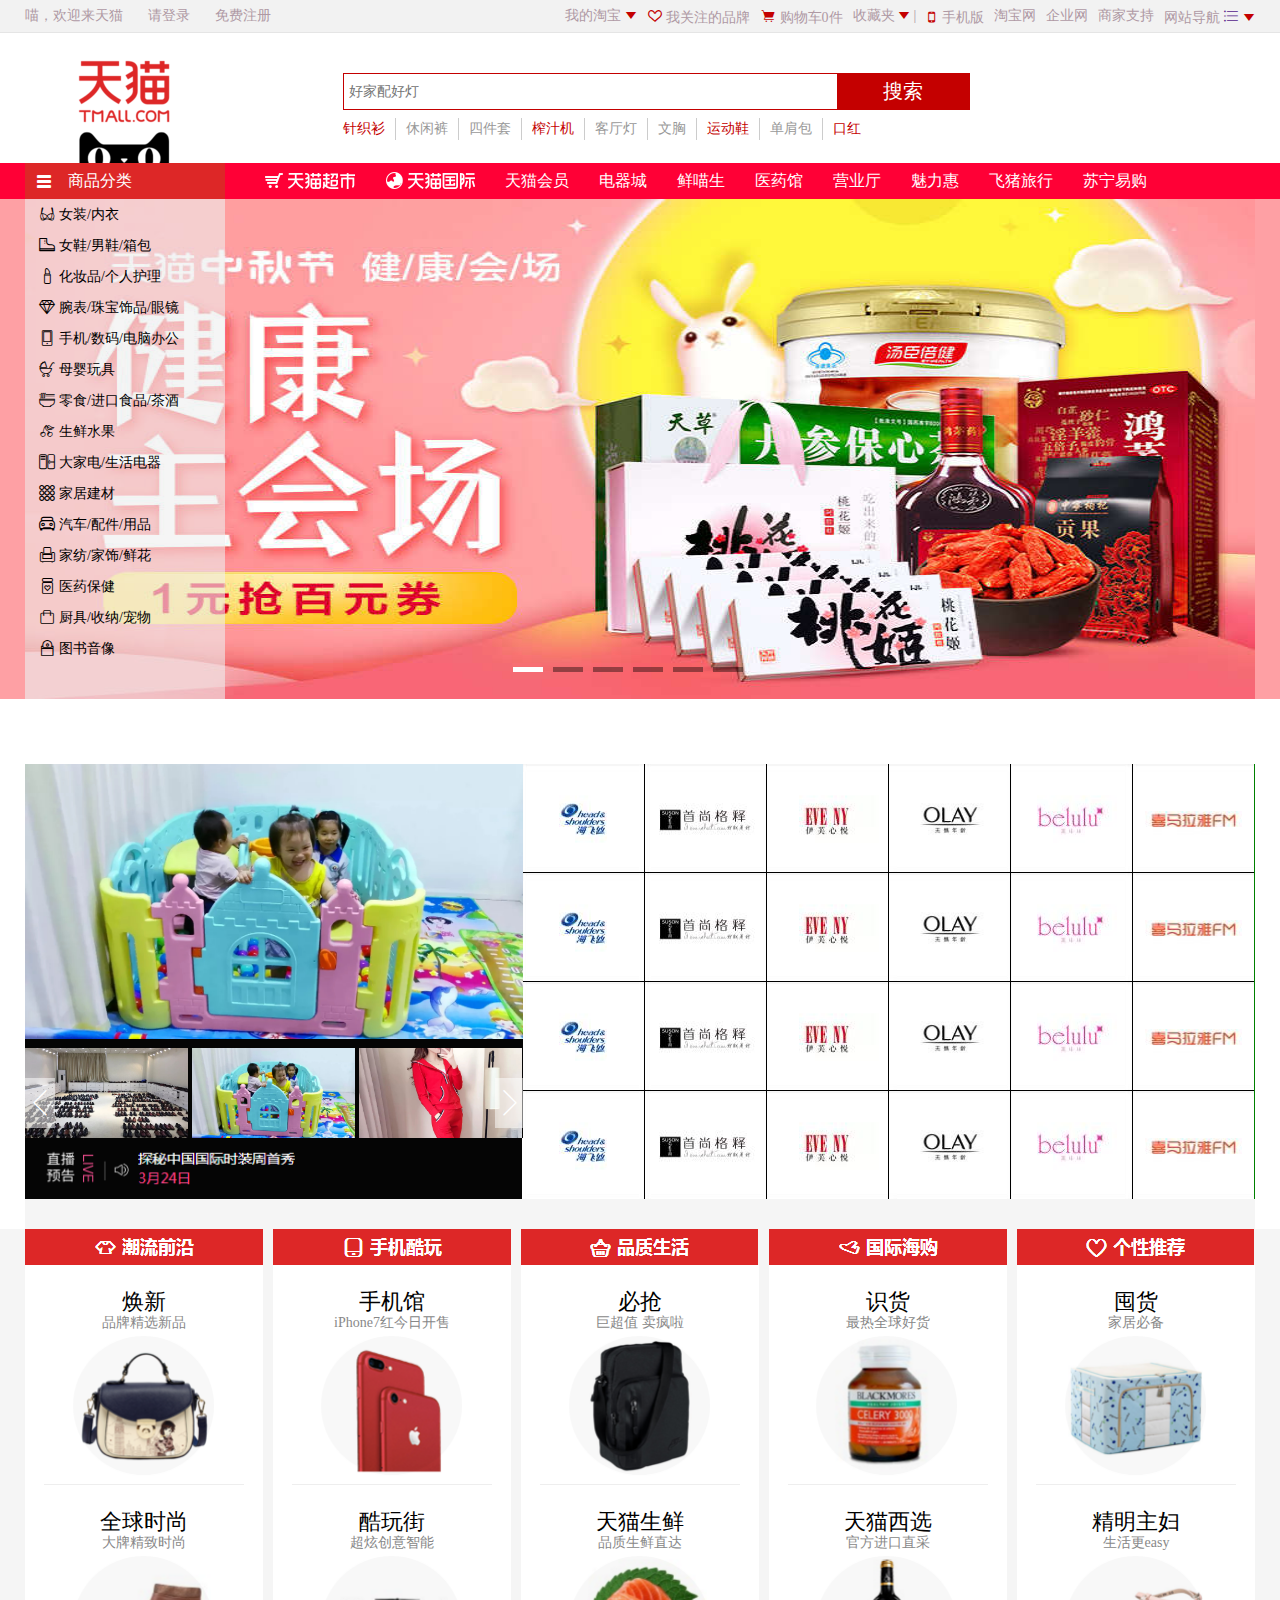
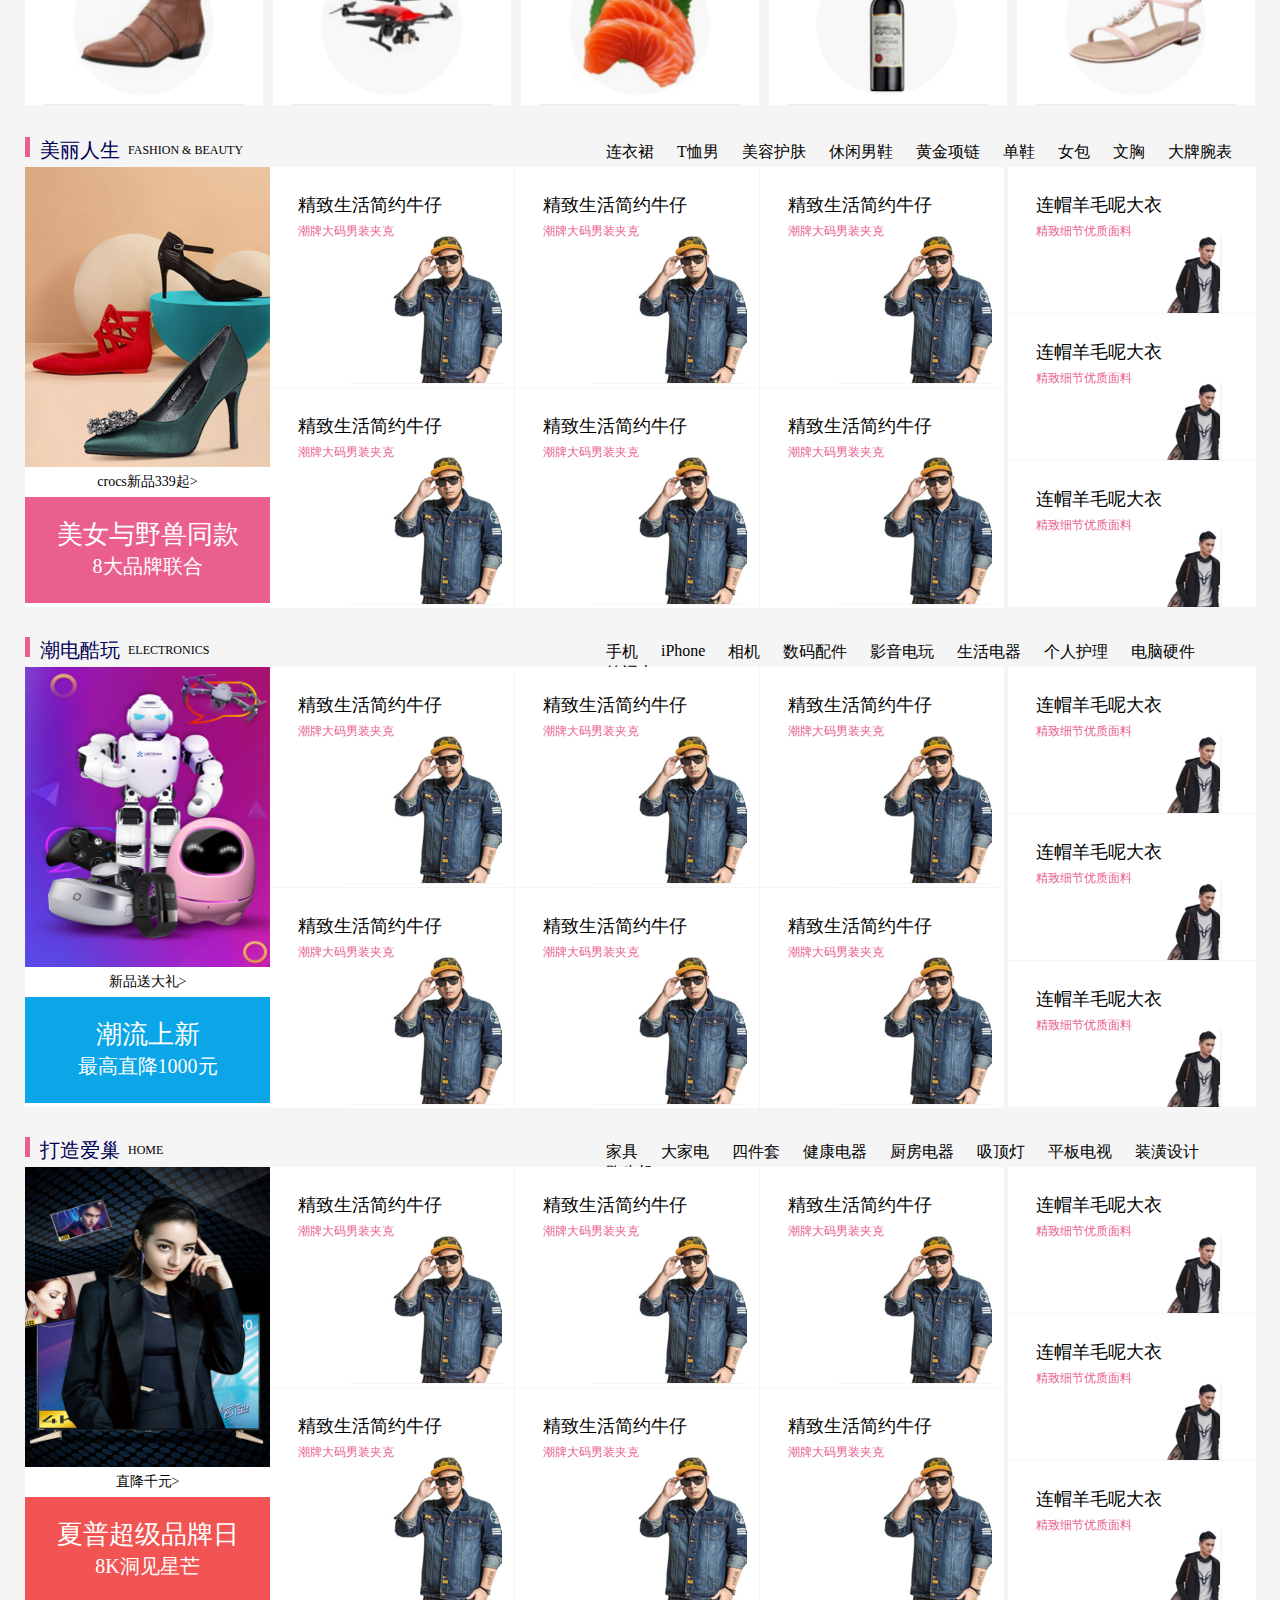
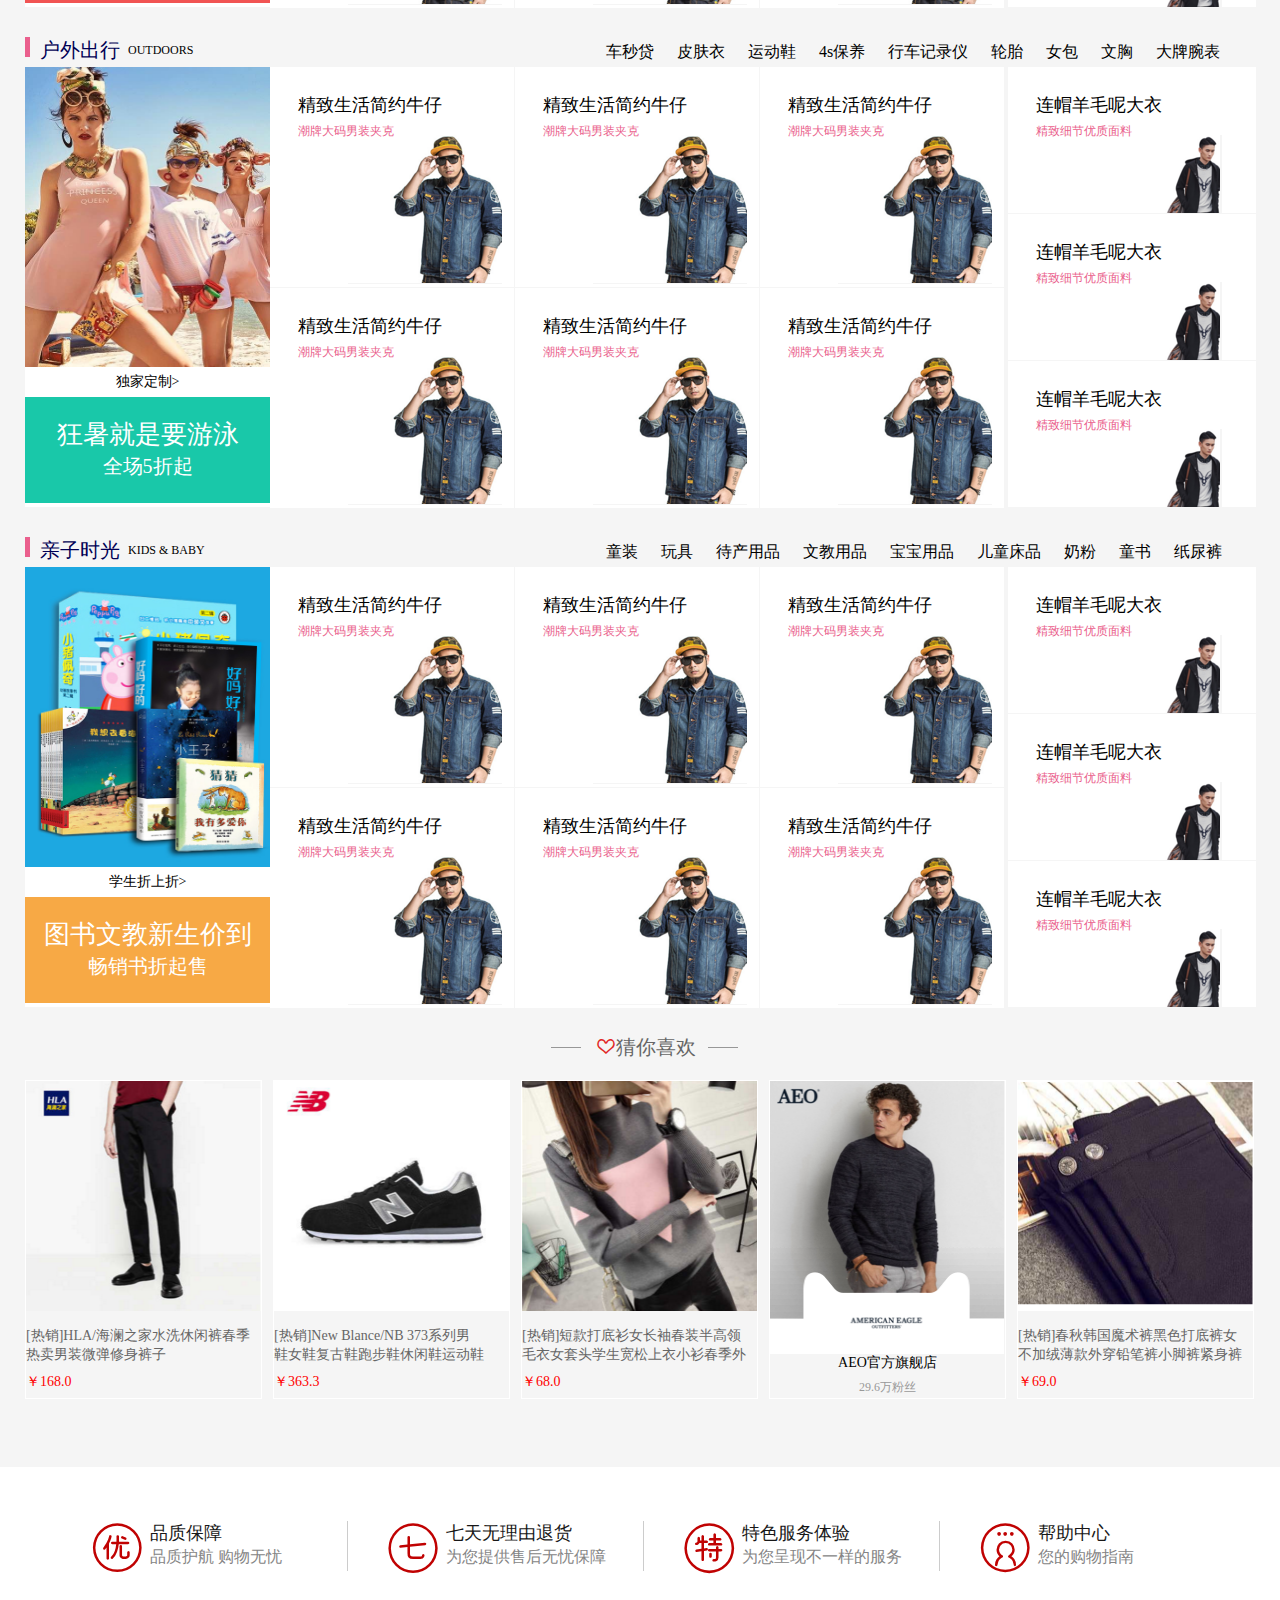
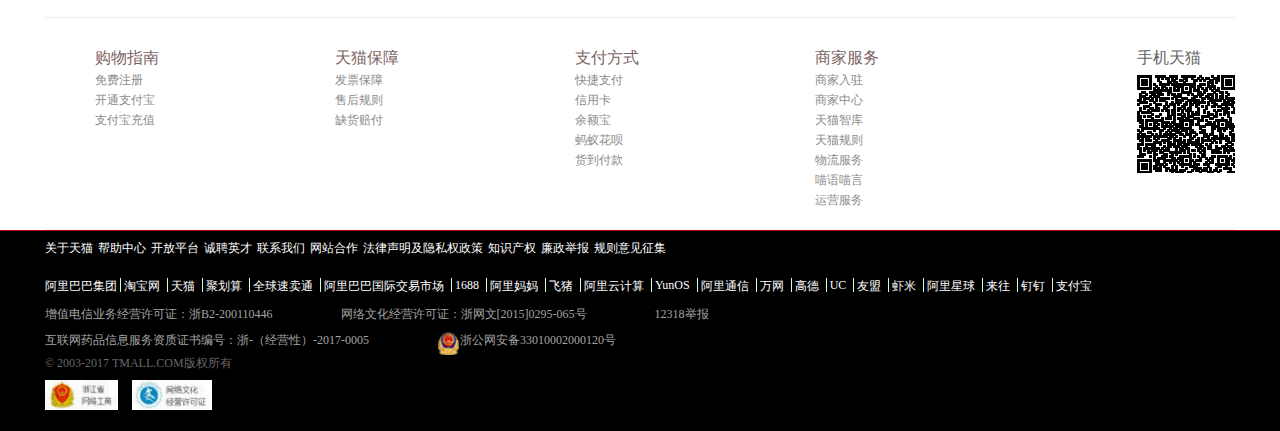
<file: tianmao/index.html>
<!DOCTYPE html>
<html lang="en">
<head>
	<meta charset="UTF-8">
	<title>天猫</title>
	<link rel="shortcut icon" href="img/i_0_1229820091x3582813243_21.jpg">
	<link rel="stylesheet" href="">
	<link rel="stylesheet" href="iconfont/iconfont.css">
	<link rel="stylesheet" href="css/index.css">
	<script src="js/index.js"></script>
	<script src="js/animate.js"></script>
</head>
<body>
  <!-- 搜索框开始 -->
  <div class="search">
		<div class="search1">
			<img src="img/tianmao.png" alt="">
			<span class="iconfont icon-tianmaologo2"></span>
			<input type="text" placeholder="搜索 天猫 商品/商店/品牌">
			<button>搜索</button>
		</div>	
  </div>
  <!-- 搜索框结束 -->

  <!-- 侧边框开始 -->
  <ul class="aside1">
		<li class="icon icon1">
			<a href="" class="iconfont icon-wo">
				<div class="its">会员权益</div>
			</a>
		</li>
		<li class="icon">
			<a href="" class="shop">
				<div class="iconfont icon-tianmaochaoshigouwuche"></div>
				<div class="w">购物车</div>
			</a>
		</li>
		<li class="icon icon1">
			<a href="" class="iconfont icon-goumai">
				<div class="its its1">我的资产</div>
			</a>
		</li>
		<li class="icon icon1">
			<a href="" class="iconfont icon-weiguanzhu">
				<div class="its its2">我关注的品牌</div>
			</a>
		</li>
		<li class="icon icon1">
			<a href="" class="iconfont icon-shoucang">
				<div class="its its3">我的收藏</div>
			</a>
		</li>
		<li class="icon icon1">
			<a href="" class="iconfont icon-shijian">
				<div class="its its4">我看过的</div>
			</a>
		</li>
		<li class="icon icon1">
			<a href="" class="iconfont icon-chongshuidian">
				<div class="its its5">我要充值</div>
			</a>
		</li>
		<li class="icon icon1">
			<a href="" class="iconfont icon-xiugaioryijian">
				<div class="its its6">用户反馈</div>
			</a>
		</li>
		<li class="icon">
			<a href="" class="iconfont icon-fandouer"></a>
		</li>
		<li class="icon icon1">
			<a href="" class="iconfont icon-huidaodingbu">
				<div class="its its7">返回顶部</div>
			</a>
		</li>
  </ul>
  <!-- 侧边框结束 -->

  <!-- 头部开始 -->
  <header>
		<main>
			<div class="main-left">
				<span class="s1">喵，欢迎来天猫</span>
				<a href="" class="a1">请登录</a>
				<a href="" class="a1">免费注册</a>
			</div>
			<ul class="main-right">
				<li class="li0">
					<div class="di">
						<a href="" class="a3-left">我的淘宝</a>
						<a href="" class="iconfont icon-sanjiao1"></a>
					</div>					 
				</li>
				<li class="li0">
					<div class="di">
						<a href="" class="iconfont icon-weiguanzhu"></a>
						<a href="" class="a3-left">我关注的品牌</a>
					</div>					 
				</li>
				<li class="li0">
					<div class="di">
						<a href="" class="iconfont icon-gouwuchexuanzhong"></a>
						<a href="" class="a3-left">购物车0件</a>
					</div>					 
				</li>
				<li class="li0">
					<div class="di">
						<a href="" class="a3-left">收藏夹</a> 
				  		<a href="" class="iconfont icon-sanjiao1"></a>
				  		<span>|</span>
					</div>					 
				</li>
				<li class="li0">
					<div class="di">	
				  		<a href="" class="iconfont icon-shouji"></a>
				  		<a href="" class="a3-left">手机版</a>
					</div>					 
				</li>
				<li class="li0">
					<div class="di">
						<a href="" class="a3-left">淘宝网</a>
					</div>					 
				</li>
				<li class="li0">
					<div class="di">
						<a href="" class="a3-left">企业网</a>
					</div>					 
				</li>
				<li class="li0">
					<div class="di">
						<a href="" class="a3-left">商家支持</a>
					</div>					 
				</li>
				<li class="li0">
					<div class="di di1">
						<a href="" class="a3-left">网站导航</a>
				  		<a href="" class="iconfont icon-fenlei"></a>
				  		<a href="" class="iconfont icon-sanjiao1"></a>
					</div>
					<div class="t">
						<div class="t1">
							<h3>商家:</h3>
							<a href="">商家中心</a>
							<a href="">天猫规则</a>
							<a href="">商家入驻</a>
							<a href="">运营规则</a>
							<a href="">商家控品</a>
							<a href="">商家工具</a>
							<a href="">天猫智库</a>
							<a href="">喵言喵语</a>
						</div>
						<div class="t2">
							<h3>帮助:</h3>
							<a href="">帮助中心</a>
							<a href="">问商友</a>
						</div>		
					</div>					 
				</li>
			</ul>		
		</main>
  </header> 
  <!-- 头部结束 -->

  <!-- 搜索开始 --> 
  <div class="sousuo">
		<div class="sousuo-main">
			<a href="" class="sousuo-left"></a>
			<div class="sousuo1">
			  <div href="" class="sousuo-right">
			  	<input type="text" placeholder="好家配好灯" class="sousuo-left1">
				<a href="" class="sousuo-right1">搜索</a>
			  </div>
			  	<ul class="ul1">
			  		<li class="li1"><a href="" class="a1">针织衫</a></li>
			  		<li class="li1"><a href="" class="a2">休闲裤</a></li>
			  		<li class="li1"><a href="" class="a2">四件套</a></li>
			  		<li class="li1"><a href="" class="a1">榨汁机</a></li>
			  		<li class="li1"><a href="" class="a2">客厅灯</a></li>
			  		<li class="li1"><a href="" class="a2">文胸</a></li>
			  		<li class="li1"><a href="" class="a1">运动鞋</a></li>
			  		<li class="li1"><a href="" class="a2">单肩包</a></li>
			  		<li class="li1"><a href="" class="a1">口红</a></li>
			  	</ul>
			</div>
			
		</div>
  </div>
  <!-- 搜索结束 -->

  <!-- 商品分类 -->
  <section class="nav">
  <div class="nav-box">
			<div class="fenlei">
				<div class="fenlei1">
					<div class="iconfont icon-liebiao"></div>
					<span>商品分类</span>
				</div>
			</div>
			<ul class="nav-right">
				<li>
					<a class="box" href=""><img src="img/tmcs.png" alt=""></a>
				</li>
				<li>
					<div class="cat"></div>
					<a class="box" href=""><img src="img/tmgj.png" alt=""></a>
				</li>
				<li>
					<a class="box1" href="">天猫会员</a>
				</li>
				<li>
					<a class="box1" href="">电器城</a>
				</li>
				<li>
					<a class="box1" href="">鲜喵生</a>
				</li>
				<li><a class="box1" href="">医药馆</a><div class="cat"></div></li>
				<li><a class="box1" href="">营业厅</a><div class="cat"></div></li>
				<li><a class="box1" href="">魅力惠</a><div class="cat"></div></li>
				<li><a class="box1" href="">飞猪旅行</a><div class="cat"></div></li>
				<li><a class="box1" href="">苏宁易购</a><div class="cat"></div></li>
			</ul>
  </div>
  </section>
  <!-- 商品分类 -->
  <!-- banner开始 -->
  <div class="bigg">
  <ul class="img-list">
	<li><a href="javascript:void(0);"><img src="img/TB1Q99AdBUSMeJjy1zdSuuR3FXa.jpg" alt="" class="img1"></a></li>
	<li><a href="javascript:void(0);"><img src="img/TB1D0GrdRUSMeJjSszcSuvnwVXa.jpg_1080x1800Q60s50.jpg" alt="" class="img1"></a></li>
	<li><a href="javascript:void(0);"><img src="img/TB1kMMDdrsTMeJjy1zbSuwhlVXa.jpg_1080x1800Q60s50.jpg" alt="" class="img1"</a>></li>
	<li><a href="javascript:void(0);"><img src="img/TB1_JXrLVXXXXbZXVXXSutbFXXX.jpg" alt="" class="img1"></a></li>
	<li><a href="javascript:void(0);"><img src="img/TB2Tm5Qsm0mpuFjSZPiXXbssVXa_!!2978147014.jpg" alt="" class="img1"></a></li>
	<li><a href="javascript:void(0);"><img src="img/TB1cBmVfy0TMKJjSZFNSuu_1FXa.jpg_1080x1800Q60s50.jpg" alt="" class="img1"></a></li>
  </ul>
		<section class="banner">
		<ul class="bottom-list">
        	<li style="background: white"></li>
        	<li></li>
        	<li></li>
        	<li></li>
        	<li></li>
        	<li class="last"></li>
  </ul>
  <aside class="cedaohang">
        	<ul>
        		<li>
        			<a href=""><span class="iconfont icon-neiyi"></span><span class="a1">女装/内衣</span></a>
        			<div class="item">
        				<div class="item1">
        						<div class="it1">
        						<span>当季流行</span>
        						<div class="iconfont icon-xiaojiantou"></div>
        					</div>
        					<div class="it2">
        						<a href="">秋季新品</a>
        						<a href="">商场同款</a>
        						<a href="">气质连衣裙</a>
        						<a href="">印花衬衫</a>
        						<a href="">牛仔单品</a>
        						<a href="">百搭休闲裤</a>
        						<a href="">无痕文胸</a>
        						<a href="">运动文胸</a>
        						<a href="">超柔内裤</a>
        						<a href="">潮流家居服</a>
        						<a href="">百搭船袜</a>
        					</div>
        					<div class="it3">
        						<img src="img/TB1B_DcJpXXXXXWXFXXSutbFXXX.jpg_170x120q30.jpg" alt="">
        						<img src="img/TB18XAnIVXXXXclXXXXSutbFXXX.jpg_170x120q30.jpg" alt="">
        					</div>
        				</div>
        				<div class="item1">
        						<div class="it1">
        						<span>当季流行</span>
        						<div class="iconfont icon-xiaojiantou"></div>
        					</div>
        					<div class="it2">
        						<a href="">秋季新品</a>
        						<a href="">商场同款</a>
        						<a href="">气质连衣裙</a>
        						<a href="">印花衬衫</a>
        						<a href="">牛仔单品</a>
        						<a href="">百搭休闲裤</a>
        						<a href="">无痕文胸</a>
        						<a href="">运动文胸</a>
        						<a href="">超柔内裤</a>
        						<a href="">潮流家居服</a>
        						<a href="">百搭船袜</a>
        					</div>
        					<div class="it3">
        						<img src="img/TB1B_DcJpXXXXXWXFXXSutbFXXX.jpg_170x120q30.jpg" alt="">
        						<img src="img/TB18XAnIVXXXXclXXXXSutbFXXX.jpg_170x120q30.jpg" alt="">
        					</div>
        				</div>
        				<div class="item1">
        						<div class="it1">
        						<span>当季流行</span>
        						<div class="iconfont icon-xiaojiantou"></div>
        					</div>
        					<div class="it2">
        						<a href="">秋季新品</a>
        						<a href="">商场同款</a>
        						<a href="">气质连衣裙</a>
        						<a href="">印花衬衫</a>
        						<a href="">牛仔单品</a>
        						<a href="">百搭休闲裤</a>
        						<a href="">无痕文胸</a>
        						<a href="">运动文胸</a>
        						<a href="">超柔内裤</a>
        						<a href="">潮流家居服</a>
        						<a href="">百搭船袜</a>
        					</div>
        					<div class="it3">
        						<img src="img/TB1B_DcJpXXXXXWXFXXSutbFXXX.jpg_170x120q30.jpg" alt="">
        						<img src="img/TB18XAnIVXXXXclXXXXSutbFXXX.jpg_170x120q30.jpg" alt="">
        					</div>
        				</div>
        				<div class="item1">
        						<div class="it1">
        						<span>当季流行</span>
        						<div class="iconfont icon-xiaojiantou"></div>
        					</div>
        					<div class="it2">
        						<a href="">秋季新品</a>
        						<a href="">商场同款</a>
        						<a href="">气质连衣裙</a>
        						<a href="">印花衬衫</a>
        						<a href="">牛仔单品</a>
        						<a href="">百搭休闲裤</a>
        						<a href="">无痕文胸</a>
        						<a href="">运动文胸</a>
        						<a href="">超柔内裤</a>
        						<a href="">潮流家居服</a>
        						<a href="">百搭船袜</a>
        					</div>
        					<div class="it3">
        						<img src="img/TB1B_DcJpXXXXXWXFXXSutbFXXX.jpg_170x120q30.jpg" alt="">
        						<img src="img/TB18XAnIVXXXXclXXXXSutbFXXX.jpg_170x120q30.jpg" alt="">
        					</div>
        				</div>
        				<div class="item1">
        						<div class="it1">
        						<span>当季流行</span>
        						<div class="iconfont icon-xiaojiantou"></div>
        					</div>
        					<div class="it2">
        						<a href="">秋季新品</a>
        						<a href="">商场同款</a>
        						<a href="">气质连衣裙</a>
        						<a href="">印花衬衫</a>
        						<a href="">牛仔单品</a>
        						<a href="">百搭休闲裤</a>
        						<a href="">无痕文胸</a>
        						<a href="">运动文胸</a>
        						<a href="">超柔内裤</a>
        						<a href="">潮流家居服</a>
        						<a href="">百搭船袜</a>
        					</div>
        					<div class="it3">
        						<img src="img/TB1B_DcJpXXXXXWXFXXSutbFXXX.jpg_170x120q30.jpg" alt=<li>
                                <a href=""><span class="iconfont icon-nanzhuang"></span><span class="a1">男装/户外运动</span></a>
                                <div class="item">
                                        <div class="item1">
                                                        <div class="it1">
                                                        <span>当季流行</span>
                                                        <div class="iconfont icon-xiaojiantou"></div>
                                                </div>
                                                <div class="it2">
                                                        <a href="">秋季新品</a>
                                                        <a href="">商场同款</a>
                                                        <a href="">气质连衣裙</a>
                                                        <a href="">印花衬衫</a>
                                                        <a href="">牛仔单品</a>
                                                        <a href="">百搭休闲裤</a>
                                                        <a href="">无痕文胸</a>
                                                        <a href="">运动文胸</a>
                                                        <a href="">超柔内裤</a>
                                                        <a href="">潮流家居服</a>
                                                        <a href="">百搭船袜</a>
                                                </div>
                                                <div class="it3">
                                                        <img src="img/TB1QgL7LFXXXXboXFXXSutbFXXX.jpg_170x120q30.jpg" alt="">
                                                        <img src="img/TB1krn7LFXXXXbVXFXXSutbFXXX.jpg_170x120q30.jpg" alt="">
                                                </div>
                                        </div>
                                        <div class="item1">
                                                        <div class="it1">
                                                        <span>当季流行</span>
                                                        <div class="iconfont icon-xiaojiantou"></div>
                                                </div>
                                                <div class="it2">
                                                        <a href="">秋季新品</a>
                                                        <a href="">商场同款</a>
                                                        <a href="">气质连衣裙</a>
                                                        <a href="">印花衬衫</a>
                                                        <a href="">牛仔单品</a>
                                                        <a href="">百搭休闲裤</a>
                                                        <a href="">无痕文胸</a>
                                                        <a href="">运动文胸</a>
                                                        <a href="">超柔内裤</a>
                                                        <a href="">潮流家居服</a>
                                                        <a href="">百搭船袜</a>
                                                </div>
                                                <div class="it3">
                                                        <img src="img/TB1QgL7LFXXXXboXFXXSutbFXXX.jpg_170x120q30.jpg" alt="">
                                                        <img src="img/TB1krn7LFXXXXbVXFXXSutbFXXX.jpg_170x120q30.jpg" alt="">
                                                </div>
                                        </div>
                                        <div class="item1">
                                                        <div class="it1">
                                                        <span>当季流行</span>
                                                        <div class="iconfont icon-xiaojiantou"></div>
                                                </div>
                                                <div class="it2">
                                                        <a href="">秋季新品</a>
                                                        <a href="">商场同款</a>
                                                        <a href="">气质连衣裙</a>
                                                        <a href="">印花衬衫</a>
                                                        <a href="">牛仔单品</a>
                                                        <a href="">百搭休闲裤</a>
                                                        <a href="">无痕文胸</a>
                                                        <a href="">运动文胸</a>
                                                        <a href="">超柔内裤</a>
                                                        <a href="">潮流家居服</a>
                                                        <a href="">百搭船袜</a>
                                                </div>
                                                <div class="it3">
                                                        <img src="img/TB1QgL7LFXXXXboXFXXSutbFXXX.jpg_170x120q30.jpg" alt="">
                                                        <img src="img/TB1krn7LFXXXXbVXFXXSutbFXXX.jpg_170x120q30.jpg" alt="">
                                                </div>
                                        </div>
                                        <div class="item1">
                                                        <div class="it1">
                                                        <span>当季流行</span>
                                                        <div class="iconfont icon-xiaojiantou"></div>
                                                </div>
                                                <div class="it2">
                                                        <a href="">秋季新品</a>
                                                        <a href="">商场同款</a>
                                                        <a href="">气质连衣裙</a>
                                                        <a href="">印花衬衫</a>
                                                        <a href="">牛仔单品</a>
                                                        <a href="">百搭休闲裤</a>
                                                        <a href="">无痕文胸</a>
                                                        <a href="">运动文胸</a>
                                                        <a href="">超柔内裤</a>
                                                        <a href="">潮流家居服</a>
                                                        <a href="">百搭船袜</a>
                                                </div>
                                                <div class="it3">
                                                        <img src="img/TB1QgL7LFXXXXboXFXXSutbFXXX.jpg_170x120q30.jpg" alt="">
                                                        <img src="img/TB1krn7LFXXXXbVXFXXSutbFXXX.jpg_170x120q30.jpg" alt="">
                                                </div>
                                        </div>
                                        <div class="item1">
                                                        <div class="it1">
                                                        <span>当季流行</span>
                                                        <div class="iconfont icon-xiaojiantou"></div>
                                                </div>
                                                <div class="it2">
                                                        <a href="">秋季新品</a>
                                                        <a href="">商场同款</a>
                                                        <a href="">气质连衣裙</a>
                                                        <a href="">印花衬衫</a>
                                                        <a href="">牛仔单品</a>
                                                        <a href="">百搭休闲裤</a>
                                                        <a href="">无痕文胸</a>
                                                        <a href="">运动文胸</a>
                                                        <a href="">超柔内裤</a>
                                                        <a href="">潮流家居服</a>
                                                        <a href="">百搭船袜</a>
                                                </div>
                                                <div class="it3">
                                                        <img src="img/TB1QgL7LFXXXXboXFXXSutbFXXX.jpg_170x120q30.jpg" alt="">
                                                        <img src="img/TB1krn7LFXXXXbVXFXXSutbFXXX.jpg_170x120q30.jpg" alt="">
                                                </div>
                                        </div>
                                </div>
                        </li>
                        <li>
                                <a href=""><span class="iconfont icon-xie"></span><span class="a1">女鞋/男鞋/箱包</span></a>
                                <div class="item">
                                        <div class="item1">
                                                        <div class="it1">
                                                        <span>当季流行</span>
                                                        <div class="iconfont icon-xiaojiantou"></div>
                                                </div>
                                                <div class="it2">
                                                        <a href="">秋季新品</a>
                                                        <a href="">商场同款</a>
                                                        <a href="">气质连衣裙</a>
                                                        <a href="">印花衬衫</a>
                                                        <a href="">牛仔单品</a>
                                                        <a href="">百搭休闲裤</a>
                                                        <a href="">无痕文胸</a>
                                                        <a href="">运动文胸</a>
                                                        <a href="">超柔内裤</a>
                                                        <a href="">潮流家居服</a>
                                                        <a href="">百搭船袜</a>
                                                </div>
                                                <div class="it3">
                                                        <img src="img/TB1Nza1LFXXXXbDXFXXSutbFXXX.jpg_170x120q30.jpg" alt="">
                                                        <img src="img/TB1tBlBMXXXXXXaXFXXSutbFXXX.jpg_170x120q30.jpg" alt="">
                                                </div>
                                        </div>
                                        <div class="item1">
                                                        <div class="it1">
                                                        <span>当季流行</span>
                                                        <div class="iconfont icon-xiaojiantou"></div>
                                                </div>
                                                <div class="it2">
                                                        <a href="">秋季新品</a>
                                                        <a href="">商场同款</a>
                                                        <a href="">气质连衣裙</a>
                                                        <a href="">印花衬衫</a>
                                                        <a href="">牛仔单品</a>
                                                        <a href="">百搭休闲裤</a>
                                                        <a href="">无痕文胸</a>
                                                        <a href="">运动文胸</a>
                                                        <a href="">超柔内裤</a>
                                                        <a href="">潮流家居服</a>
                                                        <a href="">百搭船袜</a>
                                                </div>
                                                <div class="it3">
                                                        <img src="img/TB1Nza1LFXXXXbDXFXXSutbFXXX.jpg_170x120q30.jpg" alt="">
                                                        <img src="img/TB1tBlBMXXXXXXaXFXXSutbFXXX.jpg_170x120q30.jpg" alt="">
                                                </div>
                                        </div>
                                        <div class="item1">
                                                        <div class="it1">
                                                        <span>当季流行</span>
                                                        <div class="iconfont icon-xiaojiantou"></div>
                                                </div>
                                                <div class="it2">
                                                        <a href="">秋季新品</a>
                                                        <a href="">商场同款</a>
                                                        <a href="">气质连衣裙</a>
                                                        <a href="">印花衬衫</a>
                                                        <a href="">牛仔单品</a>
                                                        <a href="">百搭休闲裤</a>
                                                        <a href="">无痕文胸</a>
                                                        <a href="">运动文胸</a>
                                                        <a href="">超柔内裤</a>
                                                        <a href="">潮流家居服</a>
                                                        <a href="">百搭船袜</a>
                                                </div>
                                                <div class="it3">
                                                        <img src="img/TB1Nza1LFXXXXbDXFXXSutbFXXX.jpg_170x120q30.jpg" alt="">
                                                        <img src="img/TB1tBlBMXXXXXXaXFXXSutbFXXX.jpg_170x120q30.jpg" alt="">
                                                </div>
                                        </div>
                                        <div class="item1">
                                                        <div class="it1">
                                                        <span>当季流行</span>
                                                        <div class="iconfont icon-xiaojiantou"></div>
                                                </div>
                                                <div class="it2">
                                                        <a href="">秋季新品</a>
                                                        <a href="">商场同款</a>
                                                        <a href="">气质连衣裙</a>
                                                        <a href="">印花衬衫</a>
                                                        <a href="">牛仔单品</a>
                                                        <a href="">百搭休闲裤</a>
                                                        <a href="">无痕文胸</a>
                                                        <a href="">运动文胸</a>
                                                        <a href="">超柔内裤</a>
                                                        <a href="">潮流家居服</a>
                                                        <a href="">百搭船袜</a>
                                                </div>
                                                <div class="it3">
                                                        <img src="img/TB1Nza1LFXXXXbDXFXXSutbFXXX.jpg_170x120q30.jpg" alt="">
                                                        <img src="img/TB1tBlBMXXXXXXaXFXXSutbFXXX.jpg_170x120q30.jpg" alt="">
                                                </div>
                                        </div>
                                        <div class="item1">
                                                        <div class="it1">
                                                        <span>当季流行</span>
                                                        <div class="iconfont icon-xiaojiantou"></div>
                                                </div>
                                                <div class="it2">
                                                        <a href="">秋季新品</a>
                                                        <a href="">商场同款</a>
                                                        <a href="">气质连衣裙</a>
                                                        <a href="">印花衬衫</a>
                                                        <a href="">牛仔单品</a>
                                                        <a href="">百搭休闲裤</a>
                                                        <a href="">无痕文胸</a>
                                                        <a href="">运动文胸</a>
                                                        <a href="">超柔内裤</a>
                                                        <a href="">潮流家居服</a>
                                                        <a href="">百搭船袜</a>
                                                </div>
                                                <div class="it3">
                                                        <img src="img/TB1Nza1LFXXXXbDXFXXSutbFXXX.jpg_170x120q30.jpg" alt="">
                                                        <img src="img/TB1tBlBMXXXXXXaXFXXSutbFXXX.jpg_170x120q30.jpg" alt="">
                                                </div>
                                        </div>
                                </div>
                        </li>
                        <li>
                                <a href=""><span class="iconfont icon-huazhuangpin"></span><span class="a1">化妆品/个人护理</span></a>
                                <div class="item">
                                        <div class="item1">
                                                        <div class="it1">
                                                        <span>当季流行</span>
                                                        <div class="iconfont icon-xiaojiantou"></div>
                                                </div>
                                                <div class="it2">
                                                        <a href="">秋季新品</a>
                                                        <a href="">商场同款</a>
                                                        <a href="">气质连衣裙</a>
                                                        <a href="">印花衬衫</a>
                                                        <a href="">牛仔单品</a>
                                                        <a href="">百搭休闲裤</a>
                                                        <a href="">无痕文胸</a>
                                                        <a href="">运动文胸</a>
                                                        <a href="">超柔内裤</a>
                                                        <a href="">潮流家居服</a>
                                                        <a href="">百搭船袜</a>
                                                </div>
                                                <div class="it3">
                                                        <img src="img/TB1r1kdLVXXXXarXpXXXXXXXXXX-1000-500.jpg_170x120q30.jpg" alt="">
                                                        <img src="img/TB1RcY6LVXXXXaJXFXXXXXXXXXX-1000-500.jpg_170x120q30.jpg" alt="">
                                                </div>
                                        </div>
                                        <div class="item1">
                                                        <div class="it1">
                                                        <span>当季流行</span>
                                                        <div class="iconfont icon-xiaojiantou"></div>
                                                </div>
                                                <div class="it2">
                                                        <a href="">秋季新品</a>
                                                        <a href="">商场同款</a>
                                                        <a href="">气质连衣裙</a>
                                                        <a href="">印花衬衫</a>
                                                        <a href="">牛仔单品</a>
                                                        <a href="">百搭休闲裤</a>
                                                        <a href="">无痕文胸</a>
                                                        <a href="">运动文胸</a>
                                                        <a href="">超柔内裤</a>
                                                        <a href="">潮流家居服</a>
                                                        <a href="">百搭船袜</a>
                                                </div>
                                                <div class="it3">
                                                        <img src="img/TB1r1kdLVXXXXarXpXXXXXXXXXX-1000-500.jpg_170x120q30.jpg" alt="">
                                                        <img src="img/TB1RcY6LVXXXXaJXFXXXXXXXXXX-1000-500.jpg_170x120q30.jpg" alt="">
                                                </div>
                                        </div>
                                        <div class="item1">
                                                        <div class="it1">
                                                        <span>当季流行</span>
                                                        <div class="iconfont icon-xiaojiantou"></div>
                                                </div>
                                                <div class="it2">
                                                        <a href="">秋季新品</a>
                                                        <a href="">商场同款</a>
                                                        <a href="">气质连衣裙</a>
                                                        <a href="">印花衬衫</a>
                                                        <a href="">牛仔单品</a>
                                                        <a href="">百搭休闲裤</a>
                                                        <a href="">无痕文胸</a>
                                                        <a href="">运动文胸</a>
                                                        <a href="">超柔内裤</a>
                                                        <a href="">潮流家居服</a>
                                                        <a href="">百搭船袜</a>
                                                </div>
                                                <div class="it3">
                                                        <img src="img/TB1r1kdLVXXXXarXpXXXXXXXXXX-1000-500.jpg_170x120q30.jpg" alt="">
                                                        <img src="img/TB1RcY6LVXXXXaJXFXXXXXXXXXX-1000-500.jpg_170x120q30.jpg" alt="">
                                                </div>
                                        </div>
                                        <div class="item1">
                                                        <div class="it1">
                                                        <span>当季流行</span>
                                                        <div class="iconfont icon-xiaojiantou"></div>
                                                </div>
                                                <div class="it2">
                                                        <a href="">秋季新品</a>
                                                        <a href="">商场同款</a>
                                                        <a href="">气质连衣裙</a>
                                                        <a href="">印花衬衫</a>
                                                        <a href="">牛仔单品</a>
                                                        <a href="">百搭休闲裤</a>
                                                        <a href="">无痕文胸</a>
                                                        <a href="">运动文胸</a>
                                                        <a href="">超柔内裤</a>
                                                        <a href="">潮流家居服</a>
                                                        <a href="">百搭船袜</a>
                                                </div>
                                                <div class="it3">
                                                        <img src="img/TB1r1kdLVXXXXarXpXXXXXXXXXX-1000-500.jpg_170x120q30.jpg" alt="">
                                                        <img src="img/TB1RcY6LVXXXXaJXFXXXXXXXXXX-1000-500.jpg_170x120q30.jpg" alt="">
                                                </div>
                                        </div>
                                        <div class="item1">
                                                        <div class="it1">
                                                        <span>当季流行</span>
                                                        <div class="iconfont icon-xiaojiantou"></div>
                                                </div>
                                                <div class="it2">
                                                        <a href="">秋季新品</a>
                                                        <a href="">商场同款</a>
                                                        <a href="">气质连衣裙</a>
                                                        <a href="">印花衬衫</a>
                                                        <a href="">牛仔单品</a>
                                                        <a href="">百搭休闲裤</a>
                                                        <a href="">无痕文胸</a>
                                                        <a href="">运动文胸</a>
                                                        <a href="">超柔内裤</a>
                                                        <a href="">潮流家居服</a>
                                                        <a href="">百搭船袜</a>
                                                </div>
                                                <div class="it3">
                                                        <img src="img/TB1r1kdLVXXXXarXpXXXXXXXXXX-1000-500.jpg_170x120q30.jpg" alt="">
                                                        <img src="img/TB1RcY6LVXXXXaJXFXXXXXXXXXX-1000-500.jpg_170x120q30.jpg" alt="">
                                                </div>
                                        </div>
                                </div>
                        </li>
                        <li>
                                <a href=""><span class="iconfont icon-zhubaoshipin"></span><span class="a1">腕表/珠宝饰品/眼镜</span></a>
                                <div class="item">
                                        <div class="item1">
                                                        <div class="it1">
                                                        <span>当季流行</span>
                                                        <div class="iconfont icon-xiaojiantou"></div>
                                                </div>
                                                <div class="it2">
                                                        <a href="">秋季新品</a>
                                                        <a href="">商场同款</a>
                                                        <a href="">气质连衣裙</a>
                                                        <a href="">印花衬衫</a>
                                                        <a href="">牛仔单品</a>
                                                        <a href="">百搭休闲裤</a>
                                                        <a href="">无痕文胸</a>
                                                        <a href="">运动文胸</a>
                                                        <a href="">超柔内裤</a>
                                                        <a href="">潮流家居服</a>
                                                        <a href="">百搭船袜</a>
                                                </div>
                                                <div class="it3">
                                                        <img src="img/TB1B_DcJpXXXXXWXFXXSutbFXXX.jpg_170x120q30.jpg" alt="">
                                                        <img src="img/TB18XAnIVXXXXclXXXXSutbFXXX.jpg_170x120q30.jpg" alt="">
                                                </div>
                                        </div>
                                        <div class="item1">
                                                        <div class="it1">
                                                        <span>当季流行</span>
                                                        <div class="iconfont icon-xiaojiantou"></div>
                                                </div>
                                                <div class="it2">
                                                        <a href="">秋季新品</a>
                                                        <a href="">商场同款</a>
                                                        <a href="">气质连衣裙</a>
                                                        <a href="">印花衬衫</a>
                                                        <a href="">牛仔单品</a>
                                                        <a href="">百搭休闲裤</a>
                                                        <a href="">无痕文胸</a>
                                                        <a href="">运动文胸</a>
                                                        <a href="">超柔内裤</a>
                                                        <a href="">潮流家居服</a>
                                                        <a href="">百搭船袜</a>
                                                </div>
                                                <div class="it3">
                                                        <img src="img/TB1B_DcJpXXXXXWXFXXSutbFXXX.jpg_170x120q30.jpg" alt="">
                                                        <img src="img/TB18XAnIVXXXXclXXXXSutbFXXX.jpg_170x120q30.jpg" alt="">
                                                </div>
                                        </div>
                                        <div class="item1">
                                                        <div class="it1">
                                                        <span>当季流行</span>
                                                        <div class="iconfont icon-xiaojiantou"></div>
                                                </div>
                                                <div class="it2">
                                                        <a href="">秋季新品</a>
                                                        <a href="">商场同款</a>
                                                        <a href="">气质连衣裙</a>
                                                        <a href="">印花衬衫</a>
                                                        <a href="">牛仔单品</a>
                                                        <a href="">百搭休闲裤</a>
                                                        <a href="">无痕文胸</a>
                                                        <a href="">运动文胸</a>
                                                        <a href="">超柔内裤</a>
                                                        <a href="">潮流家居服</a>
                                                        <a href="">百搭船袜</a>
                                                </div>
                                                <div class="it3">
                                                        <img src="img/TB1B_DcJpXXXXXWXFXXSutbFXXX.jpg_170x120q30.jpg" alt="">
                                                        <img src="img/TB18XAnIVXXXXclXXXXSutbFXXX.jpg_170x120q30.jpg" alt="">
                                                </div>
                                        </div>
                                        <div class="item1">
                                                        <div class="it1">
                                                        <span>当季流行</span>
                                                        <div class="iconfont icon-xiaojiantou"></div>
                                                </div>
                                                <div class="it2">
                                                        <a href="">秋季新品</a>
                                                        <a href="">商场同款</a>
                                                        <a href="">气质连衣裙</a>
                                                        <a href="">印花衬衫</a>
                                                        <a href="">牛仔单品</a>
                                                        <a href="">百搭休闲裤</a>
                                                        <a href="">无痕文胸</a>
                                                        <a href="">运动文胸</a>
                                                        <a href="">超柔内裤</a>
                                                        <a href="">潮流家居服</a>
                                                        <a href="">百搭船袜</a>
                                                </div>
                                                <div class="it3">
                                                        <img src="img/TB1B_DcJpXXXXXWXFXXSutbFXXX.jpg_170x120q30.jpg" alt="">
                                                        <img src="img/TB18XAnIVXXXXclXXXXSutbFXXX.jpg_170x120q30.jpg" alt="">
                                                </div>
                                        </div>
                                        <div class="item1">
                                                        <div class="it1">
                                                        <span>当季流行</span>
                                                        <div class="iconfont icon-xiaojiantou"></div>
                                                </div>
                                                <div class="it2">
                                                        <a href="">秋季新品</a>
                                                        <a href="">商场同款</a>
                                                        <a href="">气质连衣裙</a>
                                                        <a href="">印花衬衫</a>
                                                        <a href="">牛仔单品</a>
                                                        <a href="">百搭休闲裤</a>
                                                        <a href="">无痕文胸</a>
                                                        <a href="">运动文胸</a>
                                                        <a href="">超柔内裤</a>
                                                        <a href="">潮流家居服</a>
                                                        <a href="">百搭船袜</a>
                                                </div>
                                                <div class="it3">
                                                        <img src="img/TB1B_DcJpXXXXXWXFXXSutbFXXX.jpg_170x120q30.jpg" alt="">
                                                        <img src="img/TB18XAnIVXXXXclXXXXSutbFXXX.jpg_170x120q30.jpg" alt="">
                                                </div>
                                        </div>
                                </div>
                        </li>
                        <li>
                                <a href=""><span class="iconfont icon-shumashouji"></span><span class="a1">手机/数码/电脑办公</span></a>
                                <div class="item">
                                        <div class="item1">
                                                        <div class="it1">
                                                        <span>当季流行</span>
                                                        <div class="iconfont icon-xiaojiantou"></div>
                                                </div>
                                                <div class="it2">
                                                        <a href="">秋季新品</a>
                                                        <a href="">商场同款</a>
                                                        <a href="">气质连衣裙</a>
                                                        <a href="">印花衬衫</a>
                                                        <a href="">牛仔单品</a>
                                                        <a href="">百搭休闲裤</a>
                                                        <a href="">无痕文胸</a>
                                                        <a href="">运动文胸</a>
                                                        <a href="">超柔内裤</a>
                                                        <a href="">潮流家居服</a>
                                                        <a href="">百搭船袜</a>
                                                </div>
                                                <div class="it3">
                                                        <img src="img/TB1QgL7LFXXXXboXFXXSutbFXXX.jpg_170x120q30.jpg" alt="">
                                                        <img src="img/TB1krn7LFXXXXbVXFXXSutbFXXX.jpg_170x120q30.jpg" alt="">
                                                </div>
                                        </div>
                                        <div class="item1">
                                                        <div class="it1">
                                                        <span>当季流行</span>
                                                        <div class="iconfont icon-xiaojiantou"></div>
                                                </div>
                                                <div class="it2">
                                                        <a href="">秋季新品</a>
                                                        <a href="">商场同款</a>
                                                        <a href="">气质连衣裙</a>
                                                        <a href="">印花衬衫</a>
                                                        <a href="">牛仔单品</a>
                                                        <a href="">百搭休闲裤</a>
                                                        <a href="">无痕文胸</a>
                                                        <a href="">运动文胸</a>
                                                        <a href="">超柔内裤</a>
                                                        <a href="">潮流家居服</a>
                                                        <a href="">百搭船袜</a>
                                                </div>
                                                <div class="it3">
                                                        <img src="img/TB1QgL7LFXXXXboXFXXSutbFXXX.jpg_170x120q30.jpg" alt="">
                                                        <img src="img/TB1krn7LFXXXXbVXFXXSutbFXXX.jpg_170x120q30.jpg" alt="">
                                                </div>
                                        </div>
                                        <div class="item1">
                                                        <div class="it1">
                                                        <span>当季流行</span>
                                                        <div class="iconfont icon-xiaojiantou"></div>
                                                </div>
                                                <div class="it2">
                                                        <a href="">秋季新品</a>
                                                        <a href="">商场同款</a>
                                                        <a href="">气质连衣裙</a>
                                                        <a href="">印花衬衫</a>
                                                        <a href="">牛仔单品</a>
                                                        <a href="">百搭休闲裤</a>
                                                        <a href="">无痕文胸</a>
                                                        <a href="">运动文胸</a>
                                                        <a href="">超柔内裤</a>
                                                        <a href="">潮流家居服</a>
                                                        <a href="">百搭船袜</a>
                                                </div>
                                                <div class="it3">
                                                        <img src="img/TB1QgL7LFXXXXboXFXXSutbFXXX.jpg_170x120q30.jpg" alt="">
                                                        <img src="img/TB1krn7LFXXXXbVXFXXSutbFXXX.jpg_170x120q30.jpg" alt="">
                                                </div>
                                        </div>
                                        <div class="item1">
                                                        <div class="it1">
                                                        <span>当季流行</span>
                                                        <div class="iconfont icon-xiaojiantou"></div>
                                                </div>
                                                <div class="it2">
                                                        <a href="">秋季新品</a>
                                                        <a href="">商场同款</a>
                                                        <a href="">气质连衣裙</a>
                                                        <a href="">印花衬衫</a>
                                                        <a href="">牛仔单品</a>
                                                        <a href="">百搭休闲裤</a>
                                                        <a href="">无痕文胸</a>
                                                        <a href="">运动文胸</a>
                                                        <a href="">超柔内裤</a>
                                                        <a href="">潮流家居服</a>
                                                        <a href="">百搭船袜</a>
                                                </div>
                                                <div class="it3">
                                                        <img src="img/TB1QgL7LFXXXXboXFXXSutbFXXX.jpg_170x120q30.jpg" alt="">
                                                        <img src="img/TB1krn7LFXXXXbVXFXXSutbFXXX.jpg_170x120q30.jpg" alt="">
                                                </div>
                                        </div>
                                        <div class="item1">
                                                        <div class="it1">
                                                        <span>当季流行</span>
                                                        <div class="iconfont icon-xiaojiantou"></div>
                                                </div>
                                                <div class="it2">
                                                        <a href="">秋季新品</a>
                                                        <a href="">商场同款</a>
                                                        <a href="">气质连衣裙</a>
                                                        <a href="">印花衬衫</a>
                                                        <a href="">牛仔单品</a>
                                                        <a href="">百搭休闲裤</a>
                                                        <a href="">无痕文胸</a>
                                                        <a href="">运动文胸</a>
                                                        <a href="">超柔内裤</a>
                                                        <a href="">潮流家居服</a>
                                                        <a href="">百搭船袜</a>
                                                </div>
                                                <div class="it3">
                                                        <img src="img/TB1QgL7LFXXXXboXFXXSutbFXXX.jpg_170x120q30.jpg" alt="">
                                                        <img src="img/TB1krn7LFXXXXbVXFXXSutbFXXX.jpg_170x120q30.jpg" alt="">
                                                </div>
                                        </div>
                                </div>
                        </li>
                        <li>
                                <a href=""><span class="iconfont icon-muyingwanju"></span><span class="a1">母婴玩具</span></a>
                                <div class="item">
                                        <div class="item1">
                                                        <div class="it1">
                                                        <span>当季流行</span>
                                                        <div class="iconfont icon-xiaojiantou"></div>
                                                </div>
                                                <div class="it2">
                                                        <a href="">秋季新品</a>
                                                        <a href="">商场同款</a>
                                                        <a href="">气质连衣裙</a>
                                                        <a href="">印花衬衫</a>
                                                        <a href="">牛仔单品</a>
                                                        <a href="">百搭休闲裤</a>
                                                        <a href="">无痕文胸</a>
                                                        <a href="">运动文胸</a>
                                                        <a href="">超柔内裤</a>
                                                        <a href="">潮流家居服</a>
                                                        <a href="">百搭船袜</a>
                                                </div>
                                                <div class="it3">
                                                        <img src="img/TB1B_DcJpXXXXXWXFXXSutbFXXX.jpg_170x120q30.jpg" alt="">
                                                        <img src="img/TB18XAnIVXXXXclXXXXSutbFXXX.jpg_170x120q30.jpg" alt="">
                                                </div>
                                        </div>
                                        <div class="item1">
                                                        <div class="it1">
                                                        <span>当季流行</span>
                                                        <div class="iconfont icon-xiaojiantou"></div>
                                                </div>
                                                <div class="it2">
                                                        <a href="">秋季新品</a>
                                                        <a href="">商场同款</a>
                                                        <a href="">气质连衣裙</a>
                                                        <a href="">印花衬衫</a>
                                                        <a href="">牛仔单品</a>
                                                        <a href="">百搭休闲裤</a>
                                                        <a href="">无痕文胸</a>
                                                        <a href="">运动文胸</a>
                                                        <a href="">超柔内裤</a>
                                                        <a href="">潮流家居服</a>
                                                        <a href="">百搭船袜</a>
                                                </div>
                                                <div class="it3">
                                                        <img src="img/TB1B_DcJpXXXXXWXFXXSutbFXXX.jpg_170x120q30.jpg" alt="">
                                                        <img src="img/TB18XAnIVXXXXclXXXXSutbFXXX.jpg_170x120q30.jpg" alt="">
                                                </div>
                                        </div>
                                        <div class="item1">
                                                        <div class="it1">
                                                        <span>当季流行</span>
                                                        <div class="iconfont icon-xiaojiantou"></div>
                                                </div>
                                                <div class="it2">
                                                        <a href="">秋季新品</a>
                                                        <a href="">商场同款</a>
                                                        <a href="">气质连衣裙</a>
                                                        <a href="">印花衬衫</a>
                                                        <a href="">牛仔单品</a>
                                                        <a href="">百搭休闲裤</a>
                                                        <a href="">无痕文胸</a>
                                                        <a href="">运动文胸</a>
                                                        <a href="">超柔内裤</a>
                                                        <a href="">潮流家居服</a>
                                                        <a href="">百搭船袜</a>
                                                </div>
                                                <div class="it3">
                                                        <img src="img/TB1B_DcJpXXXXXWXFXXSutbFXXX.jpg_170x120q30.jpg" alt="">
                                                        <img src="img/TB18XAnIVXXXXclXXXXSutbFXXX.jpg_170x120q30.jpg" alt="">
                                                </div>
                                        </div>
                                        <div class="item1">
                                                        <div class="it1">
                                                        <span>当季流行</span>
                                                        <div class="iconfont icon-xiaojiantou"></div>
                                                </div>
                                                <div class="it2">
                                                        <a href="">秋季新品</a>
                                                        <a href="">商场同款</a>
                                                        <a href="">气质连衣裙</a>
                                                        <a href="">印花衬衫</a>
                                                        <a href="">牛仔单品</a>
                                                        <a href="">百搭休闲裤</a>
                                                        <a href="">无痕文胸</a>
                                                        <a href="">运动文胸</a>
                                                        <a href="">超柔内裤</a>
                                                        <a href="">潮流家居服</a>
                                                        <a href="">百搭船袜</a>
                                                </div>
                                                <div class="it3">
                                                        <img src="img/TB1B_DcJpXXXXXWXFXXSutbFXXX.jpg_170x120q30.jpg" alt="">
                                                        <img src="img/TB18XAnIVXXXXclXXXXSutbFXXX.jpg_170x120q30.jpg" alt="">
                                                </div>
                                        </div>
                                        <div class="item1">
                                                        <div class="it1">
                                                        <span>当季流行</span>
                                                        <div class="iconfont icon-xiaojiantou"></div>
                                                </div>
                                                <div class="it2">
                                                        <a href="">秋季新品</a>
                                                        <a href="">商场同款</a>
                                                        <a href="">气质连衣裙</a>
                                                        <a href="">印花衬衫</a>
                                                        <a href="">牛仔单品</a>
                                                        <a href="">百搭休闲裤</a>
                                                        <a href="">无痕文胸</a>
                                                        <a href="">运动文胸</a>
                                                        <a href="">超柔内裤</a>
                                                        <a href="">潮流家居服</a>
                                                        <a href="">百搭船袜</a>
                                                </div>
                                                <div class="it3">
                                                        <img src="img/TB1B_DcJpXXXXXWXFXXSutbFXXX.jpg_170x120q30.jpg" alt="">
                                                        <img src="img/TB18XAnIVXXXXclXXXXSutbFXXX.jpg_170x120q30.jpg" alt="">
                                                </div>
                                        </div>
                                </div>
                        </li>
                        <li>
                                <a href=""><span class="iconfont icon-shipin"></span><span class="a1">零食/进口食品/茶酒</span></a>
                            <div class="item">
                                        <div class="item1">
                                                        <div class="it1">
                                                        <span>当季流行</span>
                                                        <div class="iconfont icon-xiaojiantou"></div>
                                                </div>
                                                <div class="it2">
                                                        <a href="">秋季新品</a>
                                                        <a href="">商场同款</a>
                                                        <a href="">气质连衣裙</a>
                                                        <a href="">印花衬衫</a>
                                                        <a href="">牛仔单品</a>
                                                        <a href="">百搭休闲裤</a>
                                                        <a href="">无痕文胸</a>
                                                        <a href="">运动文胸</a>
                                                        <a href="">超柔内裤</a>
                                                        <a href="">潮流家居服</a>
                                                        <a href="">百搭船袜</a>
                                                </div>
                                                <div class="it3">
                                                        <img src="img/TB1B_DcJpXXXXXWXFXXSutbFXXX.jpg_170x120q30.jpg" alt="">
                                                        <img src="img/TB18XAnIVXXXXclXXXXSutbFXXX.jpg_170x120q30.jpg" alt="">
                                                </div>
                                        </div>
                                        <div class="item1">
                                                        <div class="it1">
                                                        <span>当季流行</span>
                                                        <div class="iconfont icon-xiaojiantou"></div>
                                                </div>
                                                <div class="it2">
                                                        <a href="">秋季新品</a>
                                                        <a href="">商场同款</a>
                                                        <a href="">气质连衣裙</a>
                                                        <a href="">印花衬衫</a>
                                                        <a href="">牛仔单品</a>
                                                        <a href="">百搭休闲裤</a>
                                                        <a href="">无痕文胸</a>
                                                        <a href="">运动文胸</a>
                                                        <a href="">超柔内裤</a>
                                                        <a href="">潮流家居服</a>
                                                        <a href="">百搭船袜</a>
                                                </div>
                                                <div class="it3">
                                                        <img src="img/TB1B_DcJpXXXXXWXFXXSutbFXXX.jpg_170x120q30.jpg" alt="">
                                                        <img src="img/TB18XAnIVXXXXclXXXXSutbFXXX.jpg_170x120q30.jpg" alt="">
                                                </div>
                                        </div>
                                        <div class="item1">
                                                        <div class="it1">
                                                        <span>当季流行</span>
                                                        <div class="iconfont icon-xiaojiantou"></div>
                                                </div>
                                                <div class="it2">
                                                        <a href="">秋季新品</a>
                                                        <a href="">商场同款</a>
                                                        <a href="">气质连衣裙</a>
                                                        <a href="">印花衬衫</a>
                                                        <a href="">牛仔单品</a>
                                                        <a href="">百搭休闲裤</a>
                                                        <a href="">无痕文胸</a>
                                                        <a href="">运动文胸</a>
                                                        <a href="">超柔内裤</a>
                                                        <a href="">潮流家居服</a>
                                                        <a href="">百搭船袜</a>
                                                </div>
                                                <div class="it3">
                                                        <img src="img/TB1B_DcJpXXXXXWXFXXSutbFXXX.jpg_170x120q30.jpg" alt="">
                                                        <img src="img/TB18XAnIVXXXXclXXXXSutbFXXX.jpg_170x120q30.jpg" alt="">
                                                </div>
                                        </div>
                                        <div class="item1">
                                                        <div class="it1">
                                                        <span>当季流行</span>
                                                        <div class="iconfont icon-xiaojiantou"></div>
                                                </div>
                                                <div class="it2">
                                                        <a href="">秋季新品</a>
                                                        <a href="">商场同款</a>
                                                        <a href="">气质连衣裙</a>
                                                        <a href="">印花衬衫</a>
                                                        <a href="">牛仔单品</a>
                                                        <a href="">百搭休闲裤</a>
                                                        <a href="">无痕文胸</a>
                                                        <a href="">运动文胸</a>
                                                        <a href="">超柔内裤</a>
                                                        <a href="">潮流家居服</a>
                                                        <a href="">百搭船袜</a>
                                                </div>
                                                <div class="it3">
                                                        <img src="img/TB1B_DcJpXXXXXWXFXXSutbFXXX.jpg_170x120q30.jpg" alt="">
                                                        <img src="img/TB18XAnIVXXXXclXXXXSutbFXXX.jpg_170x120q30.jpg" alt="">
                                                </div>
                                        </div>
                                        <div class="item1">
                                                        <div class="it1">
                                                        <span>当季流行</span>
                                                        <div class="iconfont icon-xiaojiantou"></div>
                                                </div>
                                                <div class="it2">
                                                        <a href="">秋季新品</a>
                                                        <a href="">商场同款</a>
                                                        <a href="">气质连衣裙</a>
                                                        <a href="">印花衬衫</a>
                                                        <a href="">牛仔单品</a>
                                                        <a href="">百搭休闲裤</a>
                                                        <a href="">无痕文胸</a>
                                                        <a href="">运动文胸</a>
                                                        <a href="">超柔内裤</a>
                                                        <a href="">潮流家居服</a>
                                                        <a href="">百搭船袜</a>
                                                </div>
                                                <div class="it3">
                                                        <img src="img/TB1B_DcJpXXXXXWXFXXSutbFXXX.jpg_170x120q30.jpg" alt="">
                                                        <img src="img/TB18XAnIVXXXXclXXXXSutbFXXX.jpg_170x120q30.jpg" alt="">
                                                </div>
                                        </div>
                                </div>
                        </li>
                        <li>
                                <a href=""><span class="iconfont icon-miaoxiansheng"></span><span class="a1">生鲜水果</span></a>
                                <div class="item">
                                        <div class="item1">
                                                        <div class="it1">
                                                        <span>当季流行</span>
                                                        <div class="iconfont icon-xiaojiantou"></div>
                                                </div>
                                                <div class="it2">
                                                        <a href="">秋季新品</a>
                                                        <a href="">商场同款</a>
                                                        <a href="">气质连衣裙</a>
                                                        <a href="">印花衬衫</a>
                                                        <a href="">牛仔单品</a>
                                                        <a href="">百搭休闲裤</a>
                                                        <a href="">无痕文胸</a>
                                                        <a href="">运动文胸</a>
                                                        <a href="">超柔内裤</a>
                                                        <a href="">潮流家居服</a>
                                                        <a href="">百搭船袜</a>
                                                </div>
                                                <div class="it3">
                                                        <img src="img/TB1QgL7LFXXXXboXFXXSutbFXXX.jpg_170x120q30.jpg" alt="">
                                                        <img src="img/TB1krn7LFXXXXbVXFXXSutbFXXX.jpg_170x120q30.jpg" alt="">
                                                </div>
                                        </div>
                                        <div class="item1">
                                                        <div class="it1">
                                                        <span>当季流行</span>
                                                        <div class="iconfont icon-xiaojiantou"></div>
                                                </div>
                                                <div class="it2">
                                                        <a href="">秋季新品</a>
                                                        <a href="">商场同款</a>
                                                        <a href="">气质连衣裙</a>
                                                        <a href="">印花衬衫</a>
                                                        <a href="">牛仔单品</a>
                                                        <a href="">百搭休闲裤</a>
                                                        <a href="">无痕文胸</a>
                                                        <a href="">运动文胸</a>
                                                        <a href="">超柔内裤</a>
                                                        <a href="">潮流家居服</a>
                                                        <a href="">百搭船袜</a>
                                                </div>
                                                <div class="it3">
                                                        <img src="img/TB1QgL7LFXXXXboXFXXSutbFXXX.jpg_170x120q30.jpg" alt="">
                                                        <img src="img/TB1krn7LFXXXXbVXFXXSutbFXXX.jpg_170x120q30.jpg" alt="">
                                                </div>
                                        </div>
                                        <div class="item1">
                                                        <div class="it1">
                                                        <span>当季流行</span>
                                                        <div class="iconfont icon-xiaojiantou"></div>
                                                </div>
                                                <div class="it2">
                                                        <a href="">秋季新品</a>
                                                        <a href="">商场同款</a>
                                                        <a href="">气质连衣裙</a>
                                                        <a href="">印花衬衫</a>
                                                        <a href="">牛仔单品</a>
                                                        <a href="">百搭休闲裤</a>
                                                        <a href="">无痕文胸</a>
                                                        <a href="">运动文胸</a>
                                                        <a href="">超柔内裤</a>
                                                        <a href="">潮流家居服</a>
                                                        <a href="">百搭船袜</a>
                                                </div>
                                                <div class="it3">
                                                        <img src="img/TB1QgL7LFXXXXboXFXXSutbFXXX.jpg_170x120q30.jpg" alt="">
                                                        <img src="img/TB1krn7LFXXXXbVXFXXSutbFXXX.jpg_170x120q30.jpg" alt="">
                                                </div>
                                        </div>
                                        <div class="item1">
                                                        <div class="it1">
                                                        <span>当季流行</span>
                                                        <div class="iconfont icon-xiaojiantou"></div>
                                                </div>
                                                <div class="it2">
                                                        <a href="">秋季新品</a>
                                                        <a href="">商场同款</a>
                                                        <a href="">气质连衣裙</a>
                                                        <a href="">印花衬衫</a>
                                                        <a href="">牛仔单品</a>
                                                        <a href="">百搭休闲裤</a>
                                                        <a href="">无痕文胸</a>
                                                        <a href="">运动文胸</a>
                                                        <a href="">超柔内裤</a>
                                                        <a href="">潮流家居服</a>
                                                        <a href="">百搭船袜</a>
                                                </div>
                                                <div class="it3">
                                                        <img src="img/TB1QgL7LFXXXXboXFXXSutbFXXX.jpg_170x120q30.jpg" alt="">
                                                        <img src="img/TB1krn7LFXXXXbVXFXXSutbFXXX.jpg_170x120q30.jpg" alt="">
                                                </div>
                                        </div>
                                        <div class="item1">
                                                        <div class="it1">
                                                        <span>当季流行</span>
                                                        <div class="iconfont icon-xiaojiantou"></div>
                                                </div>
                                                <div class="it2">
                                                        <a href="">秋季新品</a>
                                                        <a href="">商场同款</a>
                                                        <a href="">气质连衣裙</a>
                                                        <a href="">印花衬衫</a>
                                                        <a href="">牛仔单品</a>
                                                        <a href="">百搭休闲裤</a>
                                                        <a href="">无痕文胸</a>
                                                        <a href="">运动文胸</a>
                                                        <a href="">超柔内裤</a>
                                                        <a href="">潮流家居服</a>
                                                        <a href="">百搭船袜</a>
                                                </div>
                                                <div class="it3">
                                                        <img src="img/TB1QgL7LFXXXXboXFXXSutbFXXX.jpg_170x120q30.jpg" alt="">
                                                        <img src="img/TB1krn7LFXXXXbVXFXXSutbFXXX.jpg_170x120q30.jpg" alt="">
                                                </div>
                                        </div>
                                </div>
                        </li>
                        <li><a href="">
                                <span class="iconfont icon-jiayongdianqi"></span><span class="a1">大家电/生活电器</span></a>
                                <div class="item">
                                        <div class="item1">
                                                        <div class="it1">
                                                        <span>当季流行</span>
                                                        <div class="iconfont icon-xiaojiantou"></div>
                                                </div>
                                                <div class="it2">
                                                        <a href="">秋季新品</a>
                                                        <a href="">商场同款</a>
                                                        <a href="">气质连衣裙</a>
                                                        <a href="">印花衬衫</a>
                                                        <a href="">牛仔单品</a>
                                                        <a href="">百搭休闲裤</a>
                                                        <a href="">无痕文胸</a>
                                                        <a href="">运动文胸</a>
                                                        <a href="">超柔内裤</a>
                                                        <a href="">潮流家居服</a>
                                                        <a href="">百搭船袜</a>
                                                </div>
                                                <div class="it3">
                                                        <img src="img/TB1Nza1LFXXXXbDXFXXSutbFXXX.jpg_170x120q30.jpg" alt="">
                                                        <img src="img/TB1tBlBMXXXXXXaXFXXSutbFXXX.jpg_170x120q30.jpg" alt="">
                                                </div>
                                        </div>
                                        <div class="item1">
                                                        <div class="it1">
                                                        <span>当季流行</span>
                                                        <div class="iconfont icon-xiaojiantou"></div>
                                                </div>
                                                <div class="it2">
                                                        <a href="">秋季新品</a>
                                                        <a href="">商场同款</a>
                                                        <a href="">气质连衣裙</a>
                                                        <a href="">印花衬衫</a>
                                                        <a href="">牛仔单品</a>
                                                        <a href="">百搭休闲裤</a>
                                                        <a href="">无痕文胸</a>
                                                        <a href="">运动文胸</a>
                                                        <a href="">超柔内裤</a>
                                                        <a href="">潮流家居服</a>
                                                        <a href="">百搭船袜</a>
                                                </div>
                                                <div class="it3">
                                                        <img src="img/TB1Nza1LFXXXXbDXFXXSutbFXXX.jpg_170x120q30.jpg" alt="">
                                                        <img src="img/TB1tBlBMXXXXXXaXFXXSutbFXXX.jpg_170x120q30.jpg" alt="">
                                                </div>
                                        </div>
                                        <div class="item1">
                                                        <div class="it1">
                                                        <span>当季流行</span>
                                                        <div class="iconfont icon-xiaojiantou"></div>
                                                </div>
                                                <div class="it2">
                                                        <a href="">秋季新品</a>
                                                        <a href="">商场同款</a>
                                                        <a href="">气质连衣裙</a>
                                                        <a href="">印花衬衫</a>
                                                        <a href="">牛仔单品</a>
                                                        <a href="">百搭休闲裤</a>
                                                        <a href="">无痕文胸</a>
                                                        <a href="">运动文胸</a>
                                                        <a href="">超柔内裤</a>
                                                        <a href="">潮流家居服</a>
                                                        <a href="">百搭船袜</a>
                                                </div>
                                                <div class="it3">
                                                        <img src="img/TB1Nza1LFXXXXbDXFXXSutbFXXX.jpg_170x120q30.jpg" alt="">
                                                        <img src="img/TB1tBlBMXXXXXXaXFXXSutbFXXX.jpg_170x120q30.jpg" alt="">
                                                </div>
                                        </div>
                                        <div class="item1">
                                                        <div class="it1">
                                                        <span>当季流行</span>
                                                        <div class="iconfont icon-xiaojiantou"></div>
                                                </div>
                                                <div class="it2">
                                                        <a href="">秋季新品</a>
                                                        <a href="">商场同款</a>
                                                        <a href="">气质连衣裙</a>
                                                        <a href="">印花衬衫</a>
                                                        <a href="">牛仔单品</a>
                                                        <a href="">百搭休闲裤</a>
                                                        <a href="">无痕文胸</a>
                                                        <a href="">运动文胸</a>
                                                        <a href="">超柔内裤</a>
                                                        <a href="">潮流家居服</a>
                                                        <a href="">百搭船袜</a>
                                                </div>
                                                <div class="it3">
                                                        <img src="img/TB1Nza1LFXXXXbDXFXXSutbFXXX.jpg_170x120q30.jpg" alt="">
                                                        <img src="img/TB1tBlBMXXXXXXaXFXXSutbFXXX.jpg_170x120q30.jpg" alt="">
                                                </div>
                                        </div>
                                        <div class="item1">
                                                        <div class="it1">
                                                        <span>当季流行</span>
                                                        <div class="iconfont icon-xiaojiantou"></div>
                                                </div>
                                                <div class="it2">
                                                        <a href="">秋季新品</a>
                                                        <a href="">商场同款</a>
                                                        <a href="">气质连衣裙</a>
                                                        <a href="">印花衬衫</a>
                                                        <a href="">牛仔单品</a>
                                                        <a href="">百搭休闲裤</a>
                                                        <a href="">无痕文胸</a>
                                                        <a href="">运动文胸</a>
                                                        <a href="">超柔内裤</a>
                                                        <a href="">潮流家居服</a>
                                                        <a href="">百搭船袜</a>
                                                </div>
                                                <div class="it3">
                                                        <img src="img/TB1Nza1LFXXXXbDXFXXSutbFXXX.jpg_170x120q30.jpg" alt="">
                                                        <img src="img/TB1tBlBMXXXXXXaXFXXSutbFXXX.jpg_170x120q30.jpg" alt="">
                                                </div>
                                        </div>
                                </div>
                        </li>
                        <li>
                                <a href=""><span class="iconfont icon-jiajujiancai"></span><span class="a1">家居建材</span></a>
                                <div class="item">
                                        <div class="item1">
                                                        <div class="it1">
                                                        <span>当季流行</span>
                                                        <div class="iconfont icon-xiaojiantou"></div>
                                                </div>
                                                <div class="it2">
                                                        <a href="">秋季新品</a>
                                                        <a href="">商场同款</a>
                                                        <a href="">气质连衣裙</a>
                                                        <a href="">印花衬衫</a>
                                                        <a href="">牛仔单品</a>
                                                        <a href="">百搭休闲裤</a>
                                                        <a href="">无痕文胸</a>
                                                        <a href="">运动文胸</a>
                                                        <a href="">超柔内裤</a>
                                                        <a href="">潮流家居服</a>
                                                        <a href="">百搭船袜</a>
                                                </div>
                                                <div class="it3">
                                                        <img src="img/TB1QgL7LFXXXXboXFXXSutbFXXX.jpg_170x120q30.jpg" alt="">
                                                        <img src="img/TB1krn7LFXXXXbVXFXXSutbFXXX.jpg_170x120q30.jpg" alt="">
                                                </div>
                                        </div>
                                        <div class="item1">
                                                        <div class="it1">
                                                        <span>当季流行</span>
                                                        <div class="iconfont icon-xiaojiantou"></div>
                                                </div>
                                                <div class="it2">
                                                        <a href="">秋季新品</a>
                                                        <a href="">商场同款</a>
                                                        <a href="">气质连衣裙</a>
                                                        <a href="">印花衬衫</a>
                                                        <a href="">牛仔单品</a>
                                                        <a href="">百搭休闲裤</a>
                                                        <a href="">无痕文胸</a>
                                                        <a href="">运动文胸</a>
                                                        <a href="">超柔内裤</a>
                                                        <a href="">潮流家居服</a>
                                                        <a href="">百搭船袜</a>
                                                </div>
                                                <div class="it3">
                                                        <img src="img/TB1QgL7LFXXXXboXFXXSutbFXXX.jpg_170x120q30.jpg" alt="">
                                                        <img src="img/TB1krn7LFXXXXbVXFXXSutbFXXX.jpg_170x120q30.jpg" alt="">
                                                </div>
                                        </div>
                                        <div class="item1">
                                                        <div class="it1">
                                                        <span>当季流行</span>
                                                        <div class="iconfont icon-xiaojiantou"></div>
                                                </div>
                                                <div class="it2">
                                                        <a href="">秋季新品</a>
                                                        <a href="">商场同款</a>
                                                        <a href="">气质连衣裙</a>
                                                        <a href="">印花衬衫</a>
                                                        <a href="">牛仔单品</a>
                                                        <a href="">百搭休闲裤</a>
                                                        <a href="">无痕文胸</a>
                                                        <a href="">运动文胸</a>
                                                        <a href="">超柔内裤</a>
                                                        <a href="">潮流家居服</a>
                                                        <a href="">百搭船袜</a>
                                                </div>
                                                <div class="it3">
                                                        <img src="img/TB1QgL7LFXXXXboXFXXSutbFXXX.jpg_170x120q30.jpg" alt="">
                                                        <img src="img/TB1krn7LFXXXXbVXFXXSutbFXXX.jpg_170x120q30.jpg" alt="">
                                                </div>
                                        </div>
                                        <div class="item1">
                                                        <div class="it1">
                                                        <span>当季流行</span>
                                                        <div class="iconfont icon-xiaojiantou"></div>
                                                </div>
                                                <div class="it2">
                                                        <a href="">秋季新品</a>
                                                        <a href="">商场同款</a>
                                                        <a href="">气质连衣裙</a>
                                                        <a href="">印花衬衫</a>
                                                        <a href="">牛仔单品</a>
                                                        <a href="">百搭休闲裤</a>
                                                        <a href="">无痕文胸</a>
                                                        <a href="">运动文胸</a>
                                                        <a href="">超柔内裤</a>
                                                        <a href="">潮流家居服</a>
                                                        <a href="">百搭船袜</a>
                                                </div>
                                                <div class="it3">
                                                        <img src="img/TB1QgL7LFXXXXboXFXXSutbFXXX.jpg_170x120q30.jpg" alt="">
                                                        <img src="img/TB1krn7LFXXXXbVXFXXSutbFXXX.jpg_170x120q30.jpg" alt="">
                                                </div>
                                        </div>
                                        <div class="item1">
                                                        <div class="it1">
                                                        <span>当季流行</span>
                                                        <div class="iconfont icon-xiaojiantou"></div>
                                                </div>
                                                <div class="it2">
                                                        <a href="">秋季新品</a>
                                                        <a href="">商场同款</a>
                                                        <a href="">气质连衣裙</a>
                                                        <a href="">印花衬衫</a>
                                                        <a href="">牛仔单品</a>
                                                        <a href="">百搭休闲裤</a>
                                                        <a href="">无痕文胸</a>
                                                        <a href="">运动文胸</a>
                                                        <a href="">超柔内裤</a>
                                                        <a href="">潮流家居服</a>
                                                        <a href="">百搭船袜</a>
                                                </div>
                                                <div class="it3">
                                                        <img src="img/TB1QgL7LFXXXXboXFXXSutbFXXX.jpg_170x120q30.jpg" alt="">
                                                        <img src="img/TB1krn7LFXXXXbVXFXXSutbFXXX.jpg_170x120q30.jpg" alt="">
                                                </div>
                                        </div>
                                </div>
                        </li>
                        <li>
                                <a href=""><span class="iconfont icon-qichepeijian"></span><span class="a1">汽车/配件/用品</span></a>
                                <div class="item">
                                        <div class="item1">
                                                        <div class="it1">
                                                        <span>当季流行</span>
                                                        <div class="iconfont icon-xiaojiantou"></div>
                                                </div>
                                                <div class="it2">
                                                        <a href="">秋季新品</a>
                                                        <a href="">商场同款</a>
                                                        <a href="">气质连衣裙</a>
                                                        <a href="">印花衬衫</a>
                                                        <a href="">牛仔单品</a>
                                                        <a href="">百搭休闲裤</a>
                                                        <a href="">无痕文胸</a>
                                                        <a href="">运动文胸</a>
                                                        <a href="">超柔内裤</a>
                                                        <a href="">潮流家居服</a>
                                                        <a href="">百搭船袜</a>
                                                </div>
                                                <div class="it3">
                                                        <img src="img/TB1Nza1LFXXXXbDXFXXSutbFXXX.jpg_170x120q30.jpg" alt="">
                                                        <img src="img/TB1tBlBMXXXXXXaXFXXSutbFXXX.jpg_170x120q30.jpg" alt="">
                                                </div>
                                        </div>
                                        <div class="item1">
                                                        <div class="it1">
                                                        <span>当季流行</span>
                                                        <div class="iconfont icon-xiaojiantou"></div>
                                                </div>
                                                <div class="it2">
                                                        <a href="">秋季新品</a>
                                                        <a href="">商场同款</a>
                                                        <a href="">气质连衣裙</a>
                                                        <a href="">印花衬衫</a>
                                                        <a href="">牛仔单品</a>
                                                        <a href="">百搭休闲裤</a>
                                                        <a href="">无痕文胸</a>
                                                        <a href="">运动文胸</a>
                                                        <a href="">超柔内裤</a>
                                                        <a href="">潮流家居服</a>
                                                        <a href="">百搭船袜</a>
                                                </div>
                                                <div class="it3">
                                                        <img src="img/TB1Nza1LFXXXXbDXFXXSutbFXXX.jpg_170x120q30.jpg" alt="">
                                                        <img src="img/TB1tBlBMXXXXXXaXFXXSutbFXXX.jpg_170x120q30.jpg" alt="">
                                                </div>
                                        </div>
                                        <div class="item1">
                                                        <div class="it1">
                                                        <span>当季流行</span>
                                                        <div class="iconfont icon-xiaojiantou"></div>
                                                </div>
                                                <div class="it2">
                                                        <a href="">秋季新品</a>
                                                        <a href="">商场同款</a>
                                                        <a href="">气质连衣裙</a>
                                                        <a href="">印花衬衫</a>
                                                        <a href="">牛仔单品</a>
                                                        <a href="">百搭休闲裤</a>
                                                        <a href="">无痕文胸</a>
                                                        <a href="">运动文胸</a>
                                                        <a href="">超柔内裤</a>
                                                        <a href="">潮流家居服</a>
                                                        <a href="">百搭船袜</a>
                                                </div>
                                                <div class="it3">
                                                        <img src="img/TB1Nza1LFXXXXbDXFXXSutbFXXX.jpg_170x120q30.jpg" alt="">
                                                        <img src="img/TB1tBlBMXXXXXXaXFXXSutbFXXX.jpg_170x120q30.jpg" alt="">
                                                </div>
                                        </div>
                                        <div class="item1">
                                                        <div class="it1">
                                                        <span>当季流行</span>
                                                        <div class="iconfont icon-xiaojiantou"></div>
                                                </div>
                                                <div class="it2">
                                                        <a href="">秋季新品</a>
                                                        <a href="">商场同款</a>
                                                        <a href="">气质连衣裙</a>
                                                        <a href="">印花衬衫</a>
                                                        <a href="">牛仔单品</a>
                                                        <a href="">百搭休闲裤</a>
                                                        <a href="">无痕文胸</a>
                                                        <a href="">运动文胸</a>
                                                        <a href="">超柔内裤</a>
                                                        <a href="">潮流家居服</a>
                                                        <a href="">百搭船袜</a>
                                                </div>
                                                <div class="it3">
                                                        <img src="img/TB1Nza1LFXXXXbDXFXXSutbFXXX.jpg_170x120q30.jpg" alt="">
                                                        <img src="img/TB1tBlBMXXXXXXaXFXXSutbFXXX.jpg_170x120q30.jpg" alt="">
                                                </div>
                                        </div>
                                        <div class="item1">
                                                        <div class="it1">
                                                        <span>当季流行</span>
                                                        <div class="iconfont icon-xiaojiantou"></div>
                                                </div>
                                                <div class="it2">
                                                        <a href="">秋季新品</a>
                                                        <a href="">商场同款</a>
                                                        <a href="">气质连衣裙</a>
                                                        <a href="">印花衬衫</a>
                                                        <a href="">牛仔单品</a>
                                                        <a href="">百搭休闲裤</a>
                                                        <a href="">无痕文胸</a>
                                                        <a href="">运动文胸</a>
                                                        <a href="">超柔内裤</a>
                                                        <a href="">潮流家居服</a>
                                                        <a href="">百搭船袜</a>
                                                </div>
                                                <div class="it3">
                                                        <img src="img/TB1Nza1LFXXXXbDXFXXSutbFXXX.jpg_170x120q30.jpg" alt="">
                                                        <img src="img/TB1tBlBMXXXXXXaXFXXSutbFXXX.jpg_170x120q30.jpg" alt="">
                                                </div>
                                        </div>
                                </div>
                        </li>
                        <li>
                                <a href=""><span class="iconfont icon-jiafangjiashi"></span><span class="a1">家纺/家饰/鲜花</span></a>
                                <div class="item">
                                        <div class="item1">
                                                        <div class="it1">
                                                        <span>当季流行</span>
                                                        <div class="iconfont icon-xiaojiantou"></div>
                                                </div>
                                                <div class="it2">
                                                        <a href="">秋季新品</a>
                                                        <a href="">商场同款</a>
                                                        <a href="">气质连衣裙</a>
                                                        <a href="">印花衬衫</a>
                                                        <a href="">牛仔单品</a>
                                                        <a href="">百搭休闲裤</a>
                                                        <a href="">无痕文胸</a>
                                                        <a href="">运动文胸</a>
                                                        <a href="">超柔内裤</a>
                                                        <a href="">潮流家居服</a>
                                                        <a href="">百搭船袜</a>
                                                </div>
                                                <div class="it3">
                                                        <img src="img/TB1QgL7LFXXXXboXFXXSutbFXXX.jpg_170x120q30.jpg" alt="">
                                                        <img src="img/TB1krn7LFXXXXbVXFXXSutbFXXX.jpg_170x120q30.jpg" alt="">
                                                </div>
                                        </div>
                                        <div class="item1">
                                                        <div class="it1">
                                                        <span>当季流行</span>
                                                        <div class="iconfont icon-xiaojiantou"></div>
                                                </div>
                                                <div class="it2">
                                                        <a href="">秋季新品</a>
                                                        <a href="">商场同款</a>
                                                        <a href="">气质连衣裙</a>
                                                        <a href="">印花衬衫</a>
                                                        <a href="">牛仔单品</a>
                                                        <a href="">百搭休闲裤</a>
                                                        <a href="">无痕文胸</a>
                                                        <a href="">运动文胸</a>
                                                        <a href="">超柔内裤</a>
                                                        <a href="">潮流家居服</a>
                                                        <a href="">百搭船袜</a>
                                                </div>
                                                <div class="it3">
                                                        <img src="img/TB1QgL7LFXXXXboXFXXSutbFXXX.jpg_170x120q30.jpg" alt="">
                                                        <img src="img/TB1krn7LFXXXXbVXFXXSutbFXXX.jpg_170x120q30.jpg" alt="">
                                                </div>
                                        </div>
                                        <div class="item1">
                                                        <div class="it1">
                                                        <span>当季流行</span>
                                                        <div class="iconfont icon-xiaojiantou"></div>
                                                </div>
                                                <div class="it2">
                                                        <a href="">秋季新品</a>
                                                        <a href="">商场同款</a>
                                                        <a href="">气质连衣裙</a>
                                                        <a href="">印花衬衫</a>
                                                        <a href="">牛仔单品</a>
                                                        <a href="">百搭休闲裤</a>
                                                        <a href="">无痕文胸</a>
                                                        <a href="">运动文胸</a>
                                                        <a href="">超柔内裤</a>
                                                        <a href="">潮流家居服</a>
                                                        <a href="">百搭船袜</a>
                                                </div>
                                                <div class="it3">
                                                        <img src="img/TB1QgL7LFXXXXboXFXXSutbFXXX.jpg_170x120q30.jpg" alt="">
                                                        <img src="img/TB1krn7LFXXXXbVXFXXSutbFXXX.jpg_170x120q30.jpg" alt="">
                                                </div>
                                        </div>
                                        <div class="item1">
                                                        <div class="it1">
                                                        <span>当季流行</span>
                                                        <div class="iconfont icon-xiaojiantou"></div>
                                                </div>
                                                <div class="it2">
                                                        <a href="">秋季新品</a>
                                                        <a href="">商场同款</a>
                                                        <a href="">气质连衣裙</a>
                                                        <a href="">印花衬衫</a>
                                                        <a href="">牛仔单品</a>
                                                        <a href="">百搭休闲裤</a>
                                                        <a href="">无痕文胸</a>
                                                        <a href="">运动文胸</a>
                                                        <a href="">超柔内裤</a>
                                                        <a href="">潮流家居服</a>
                                                        <a href="">百搭船袜</a>
                                                </div>
                                                <div class="it3">
                                                        <img src="img/TB1QgL7LFXXXXboXFXXSutbFXXX.jpg_170x120q30.jpg" alt="">
                                                        <img src="img/TB1krn7LFXXXXbVXFXXSutbFXXX.jpg_170x120q30.jpg" alt="">
                                                </div>
                                        </div>
                                        <div class="item1">
                                                        <div class="it1">
                                                        <span>当季流行</span>
                                                        <div class="iconfont icon-xiaojiantou"></div>
                                                </div>
                                                <div class="it2">
                                                        <a href="">秋季新品</a>
                                                        <a href="">商场同款</a>
                                                        <a href="">气质连衣裙</a>
                                                        <a href="">印花衬衫</a>
                                                        <a href="">牛仔单品</a>
                                                        <a href="">百搭休闲裤</a>
                                                        <a href="">无痕文胸</a>
                                                        <a href="">运动文胸</a>
                                                        <a href="">超柔内裤</a>
                                                        <a href="">潮流家居服</a>
                                                        <a href="">百搭船袜</a>
                                                </div>
                                                <div class="it3">
                                                        <img src="img/TB1QgL7LFXXXXboXFXXSutbFXXX.jpg_170x120q30.jpg" alt="">
                                                        <img src="img/TB1krn7LFXXXXbVXFXXSutbFXXX.jpg_170x120q30.jpg" alt="">
                                                </div>
                                        </div>
                                </div>
                        </li>
                        <li>
                                <a href=""><span class="iconfont icon-yiyaobaojian"></span><span class="a1">医药保健</span></a>
                                <div class="item">
                                        <div class="item1">
                                                        <div class="it1">
                                                        <span>当季流行</span>
                                                        <div class="iconfont icon-xiaojiantou"></div>
                                                </div>
                                                <div class="it2">
                                                        <a href="">秋季新品</a>
                                                        <a href="">商场同款</a>
                                                        <a href="">气质连衣裙</a>
                                                        <a href="">印花衬衫</a>
                                                        <a href="">牛仔单品</a>
                                                        <a href="">百搭休闲裤</a>
                                                        <a href="">无痕文胸</a>
                                                        <a href="">运动文胸</a>
                                                        <a href="">超柔内裤</a>
                                                        <a href="">潮流家居服</a>
                                                        <a href="">百搭船袜</a>
                                                </div>
                                                <div class="it3">
                                                        <img src="img/TB1QgL7LFXXXXboXFXXSutbFXXX.jpg_170x120q30.jpg" alt="">
                                                        <img src="img/TB1krn7LFXXXXbVXFXXSutbFXXX.jpg_170x120q30.jpg" alt="">
                                                </div>
                                        </div>
                                        <div class="item1">
                                                        <div class="it1">
                                                        <span>当季流行</span>
                                                        <div class="iconfont icon-xiaojiantou"></div>
                                                </div>
                                                <div class="it2">
                                                        <a href="">秋季新品</a>
                                                        <a href="">商场同款</a>
                                                        <a href="">气质连衣裙</a>
                                                        <a href="">印花衬衫</a>
                                                        <a href="">牛仔单品</a>
                                                        <a href="">百搭休闲裤</a>
                                                        <a href="">无痕文胸</a>
                                                        <a href="">运动文胸</a>
                                                        <a href="">超柔内裤</a>
                                                        <a href="">潮流家居服</a>
                                                        <a href="">百搭船袜</a>
                                                </div>
                                                <div class="it3">
                                                        <img src="img/TB1QgL7LFXXXXboXFXXSutbFXXX.jpg_170x120q30.jpg" alt="">
                                                        <img src="img/TB1krn7LFXXXXbVXFXXSutbFXXX.jpg_170x120q30.jpg" alt="">
                                                </div>
                                        </div>
                                        <div class="item1">
                                                        <div class="it1">
                                                        <span>当季流行</span>
                                                        <div class="iconfont icon-xiaojiantou"></div>
                                                </div>
                                                <div class="it2">
                                                        <a href="">秋季新品</a>
                                                        <a href="">商场同款</a>
                                                        <a href="">气质连衣裙</a>
                                                        <a href="">印花衬衫</a>
                                                        <a href="">牛仔单品</a>
                                                        <a href="">百搭休闲裤</a>
                                                        <a href="">无痕文胸</a>
                                                        <a href="">运动文胸</a>
                                                        <a href="">超柔内裤</a>
                                                        <a href="">潮流家居服</a>
                                                        <a href="">百搭船袜</a>
                                                </div>
                                                <div class="it3">
                                                        <img src="img/TB1QgL7LFXXXXboXFXXSutbFXXX.jpg_170x120q30.jpg" alt="">
                                                        <img src="img/TB1krn7LFXXXXbVXFXXSutbFXXX.jpg_170x120q30.jpg" alt="">
                                                </div>
                                        </div>
                                        <div class="item1">
                                                        <div class="it1">
                                                        <span>当季流行</span>
                                                        <div class="iconfont icon-xiaojiantou"></div>
                                                </div>
                                                <div class="it2">
                                                        <a href="">秋季新品</a>
                                                        <a href="">商场同款</a>
                                                        <a href="">气质连衣裙</a>
                                                        <a href="">印花衬衫</a>
                                                        <a href="">牛仔单品</a>
                                                        <a href="">百搭休闲裤</a>
                                                        <a href="">无痕文胸</a>
                                                        <a href="">运动文胸</a>
                                                        <a href="">超柔内裤</a>
                                                        <a href="">潮流家居服</a>
                                                        <a href="">百搭船袜</a>
                                                </div>
                                                <div class="it3">
                                                        <img src="img/TB1QgL7LFXXXXboXFXXSutbFXXX.jpg_170x120q30.jpg" alt="">
                                                        <img src="img/TB1krn7LFXXXXbVXFXXSutbFXXX.jpg_170x120q30.jpg" alt="">
                                                </div>
                                        </div>
                                        <div class="item1">
                                                        <div class="it1">
                                                        <span>当季流行</span>
                                                        <div class="iconfont icon-xiaojiantou"></div>
                                                </div>
                                                <div class="it2">
                                                        <a href="">秋季新品</a>
                                                        <a href="">商场同款</a>
                                                        <a href="">气质连衣裙</a>
                                                        <a href="">印花衬衫</a>
                                                        <a href="">牛仔单品</a>
                                                        <a href="">百搭休闲裤</a>
                                                        <a href="">无痕文胸</a>
                                                        <a href="">运动文胸</a>
                                                        <a href="">超柔内裤</a>
                                                        <a href="">潮流家居服</a>
                                                        <a href="">百搭船袜</a>
                                                </div>
                                                <div class="it3">
                                                        <img src="img/TB1QgL7LFXXXXboXFXXSutbFXXX.jpg_170x120q30.jpg" alt="">
                                                        <img src="img/TB1krn7LFXXXXbVXFXXSutbFXXX.jpg_170x120q30.jpg" alt="">
                                                </div>
                                        </div>
                                </div>
                        </li>
                        <li>
                                <a href=""><span class="iconfont icon-xiexiangbao"></span><span class="a1">厨具/收纳/宠物</span></a>
                                <div class="item">
                                        <div class="item1">
                                                        <div class="it1">
                                                        <span>当季流行</span>
                                                        <div class="iconfont icon-xiaojiantou"></div>
                                                </div>
                                                <div class="it2">
                                                        <a href="">秋季新品</a>
                                                        <a href="">商场同款</a>
                                                        <a href="">气质连衣裙</a>
                                                        <a href="">印花衬衫</a>
                                                        <a href="">牛仔单品</a>
                                                        <a href="">百搭休闲裤</a>
                                                        <a href="">无痕文胸</a>
                                                        <a href="">运动文胸</a>
                                                        <a href="">超柔内裤</a>
                                                        <a href="">潮流家居服</a>
                                                        <a href="">百搭船袜</a>
                                                </div>
                                                <div class="it3">
                                                        <img src="img/TB1r1kdLVXXXXarXpXXXXXXXXXX-1000-500.jpg_170x120q30.jpg" alt="">
                                                        <img src="img/TB1RcY6LVXXXXaJXFXXXXXXXXXX-1000-500.jpg_170x120q30.jpg" alt="">
                                                </div>
                                        </div>
                                        <div class="item1">
                                                        <div class="it1">
                                                        <span>当季流行</span>
                                                        <div class="iconfont icon-xiaojiantou"></div>
                                                </div>
                                                <div class="it2">
                                                        <a href="">秋季新品</a>
                                                        <a href="">商场同款</a>
                                                        <a href="">气质连衣裙</a>
                                                        <a href="">印花衬衫</a>
                                                        <a href="">牛仔单品</a>
                                                        <a href="">百搭休闲裤</a>
                                                        <a href="">无痕文胸</a>
                                                        <a href="">运动文胸</a>
                                                        <a href="">超柔内裤</a>
                                                        <a href="">潮流家居服</a>
                                                        <a href="">百搭船袜</a>
                                                </div>
                                                <div class="it3">
                                                        <img src="img/TB1r1kdLVXXXXarXpXXXXXXXXXX-1000-500.jpg_170x120q30.jpg" alt="">
                                                        <img src="img/TB1RcY6LVXXXXaJXFXXXXXXXXXX-1000-500.jpg_170x120q30.jpg" alt="">
                                                </div>
                                        </div>
                                        <div class="item1">
                                                        <div class="it1">
                                                        <span>当季流行</span>
                                                        <div class="iconfont icon-xiaojiantou"></div>
                                                </div>
                                                <div class="it2">
                                                        <a href="">秋季新品</a>
                                                        <a href="">商场同款</a>
                                                        <a href="">气质连衣裙</a>
                                                        <a href="">印花衬衫</a>
                                                        <a href="">牛仔单品</a>
                                                        <a href="">百搭休闲裤</a>
                                                        <a href="">无痕文胸</a>
                                                        <a href="">运动文胸</a>
                                                        <a href="">超柔内裤</a>
                                                        <a href="">潮流家居服</a>
                                                        <a href="">百搭船袜</a>
                                                </div>
                                                <div class="it3">
                                                        <img src="img/TB1r1kdLVXXXXarXpXXXXXXXXXX-1000-500.jpg_170x120q30.jpg" alt="">
                                                        <img src="img/TB1RcY6LVXXXXaJXFXXXXXXXXXX-1000-500.jpg_170x120q30.jpg" alt="">
                                                </div>
                                        </div>
                                        <div class="item1">
                                                        <div class="it1">
                                                        <span>当季流行</span>
                                                        <div class="iconfont icon-xiaojiantou"></div>
                                                </div>
                                                <div class="it2">
                                                        <a href="">秋季新品</a>
                                                        <a href="">商场同款</a>
                                                        <a href="">气质连衣裙</a>
                                                        <a href="">印花衬衫</a>
                                                        <a href="">牛仔单品</a>
                                                        <a href="">百搭休闲裤</a>
                                                        <a href="">无痕文胸</a>
                                                        <a href="">运动文胸</a>
                                                        <a href="">超柔内裤</a>
                                                        <a href="">潮流家居服</a>
                                                        <a href="">百搭船袜</a>
                                                </div>
                                                <div class="it3">
                                                        <img src="img/TB1r1kdLVXXXXarXpXXXXXXXXXX-1000-500.jpg_170x120q30.jpg" alt="">
                                                        <img src="img/TB1RcY6LVXXXXaJXFXXXXXXXXXX-1000-500.jpg_170x120q30.jpg" alt="">
                                                </div>
                                        </div>
                                        <div class="item1">
                                                        <div class="it1">
                                                        <span>当季流行</span>
                                                        <div class="iconfont icon-xiaojiantou"></div>
                                                </div>
                                                <div class="it2">
                                                        <a href="">秋季新品</a>
                                                        <a href="">商场同款</a>
                                                        <a href="">气质连衣裙</a>
                                                        <a href="">印花衬衫</a>
                                                        <a href="">牛仔单品</a>
                                                        <a href="">百搭休闲裤</a>
                                                        <a href="">无痕文胸</a>
                                                        <a href="">运动文胸</a>
                                                        <a href="">超柔内裤</a>
                                                        <a href="">潮流家居服</a>
                                                        <a href="">百搭船袜</a>
                                                </div>
                                                <div class="it3">
                                                        <img src="img/TB1r1kdLVXXXXarXpXXXXXXXXXX-1000-500.jpg_170x120q30.jpg" alt="">
                                                        <img src="img/TB1RcY6LVXXXXaJXFXXXXXXXXXX-1000-500.jpg_170x120q30.jpg" alt="">
                                                </div>
                                        </div>
                                </div>
                        </li>
                        <li>
                                <a href=""><span class="iconfont icon-tushuyinxiang"></span><span class="a1">图书音像</span></a>
                                <div class="item">
                                        <div class="item1">
                                                        <div class="it1">
                                                        <span>当季流行</span>
                                                        <div class="iconfont icon-xiaojiantou"></div>
                                                </div>
                                                <div class="it2">
                                                        <a href="">秋季新品</a>
                                                        <a href="">商场同款</a>
                                                        <a href="">气质连衣裙</a>
                                                        <a href="">印花衬衫</a>
                                                        <a href="">牛仔单品</a>
                                                        <a href="">百搭休闲裤</a>
                                                        <a href="">无痕文胸</a>
                                                        <a href="">运动文胸</a>
                                                        <a href="">超柔内裤</a>
                                                        <a href="">潮流家居服</a>
                                                        <a href="">百搭船袜</a>
                                                </div>
                                                <div class="it3">
                                                        <img src="img/TB1Nza1LFXXXXbDXFXXSutbFXXX.jpg_170x120q30.jpg" alt="">
                                                        <img src="img/TB1tBlBMXXXXXXaXFXXSutbFXXX.jpg_170x120q30.jpg" alt="">
                                                </div>
                                        </div>
                                        <div class="item1">
                                                        <div class="it1">
                                                        <span>当季流行</span>
                                                        <div class="iconfont icon-xiaojiantou"></div>
                                                </div>
                                                <div class="it2">
                                                        <a href="">秋季新品</a>
                                                        <a href="">商场同款</a>
                                                        <a href="">气质连衣裙</a>
                                                        <a href="">印花衬衫</a>
                                                        <a href="">牛仔单品</a>
                                                        <a href="">百搭休闲裤</a>
                                                        <a href="">无痕文胸</a>
                                                        <a href="">运动文胸</a>
                                                        <a href="">超柔内裤</a>
                                                        <a href="">潮流家居服</a>
                                                        <a href="">百搭船袜</a>
                                                </div>
                                                <div class="it3">
                                                        <img src="img/TB1Nza1LFXXXXbDXFXXSutbFXXX.jpg_170x120q30.jpg" alt="">
                                                        <img src="img/TB1tBlBMXXXXXXaXFXXSutbFXXX.jpg_170x120q30.jpg" alt="">
                                                </div>
                                        </div>
                                        <div class="item1">
                                                        <div class="it1">
                                                        <span>当季流行</span>
                                                        <div class="iconfont icon-xiaojiantou"></div>
                                                </div>
                                                <div class="it2">
                                                        <a href="">秋季新品</a>
                                                        <a href="">商场同款</a>
                                                        <a href="">气质连衣裙</a>
                                                        <a href="">印花衬衫</a>
                                                        <a href="">牛仔单品</a>
                                                        <a href="">百搭休闲裤</a>
                                                        <a href="">无痕文胸</a>
                                                        <a href="">运动文胸</a>
                                                        <a href="">超柔内裤</a>
                                                        <a href="">潮流家居服</a>
                                                        <a href="">百搭船袜</a>
                                                </div>
                                                <div class="it3">
                                                        <img src="img/TB1Nza1LFXXXXbDXFXXSutbFXXX.jpg_170x120q30.jpg" alt="">
                                                        <img src="img/TB1tBlBMXXXXXXaXFXXSutbFXXX.jpg_170x120q30.jpg" alt="">
                                                </div>
                                        </div>
                                        <div class="item1">
                                                        <div class="it1">
                                                        <span>当季流行</span>
                                                        <div class="iconfont icon-xiaojiantou"></div>
                                                </div>
                                                <div class="it2">
                                                        <a href="">秋季新品</a>
                                                        <a href="">商场同款</a>
                                                        <a href="">气质连衣裙</a>
                                                        <a href="">印花衬衫</a>
                                                        <a href="">牛仔单品</a>
                                                        <a href="">百搭休闲裤</a>
                                                        <a href="">无痕文胸</a>
                                                        <a href="">运动文胸</a>
                                                        <a href="">超柔内裤</a>
                                                        <a href="">潮流家居服</a>
                                                        <a href="">百搭船袜</a>
                                                </div>
                                                <div class="it3">
                                                        <img src="img/TB1Nza1LFXXXXbDXFXXSutbFXXX.jpg_170x120q30.jpg" alt="">
                                                        <img src="img/TB1tBlBMXXXXXXaXFXXSutbFXXX.jpg_170x120q30.jpg" alt="">
                                                </div>
                                        </div>
                                        <div class="item1">
                                                        <div class="it1">
                                                        <span>当季流行</span>
                                                        <div class="iconfont icon-xiaojiantou"></div>
                                                </div>
                                                <div class="it2">
                                                        <a href="">秋季新品</a>
                                                        <a href="">商场同款</a>
                                                        <a href="">气质连衣裙</a>
                                                        <a href="">印花衬衫</a>
                                                        <a href="">牛仔单品</a>
                                                        <a href="">百搭休闲裤</a>
                                                        <a href="">无痕文胸</a>
                                                        <a href="">运动文胸</a>
                                                        <a href="">超柔内裤</a>
                                                        <a href="">潮流家居服</a>
                                                        <a href="">百搭船袜</a>
                                                </div>
                                                <div class="it3">
                                                        <img src="img/TB1Nza1LFXXXXbDXFXXSutbFXXX.jpg_170x120q30.jpg" alt="">
                                                        <img src="img/TB1tBlBMXXXXXXaXFXXSutbFXXX.jpg_170x120q30.jpg" alt="">
                                                </div>
                                        </div>
                                </div>
                        </li>
        					</div>
        				</div>
        			</div>
        		</li>
        		
        	</ul>
        	</aside>
		</section>
  </div>
  <!-- banner结束 -->


   <!-- 图1开始 -->
   <div class="tu1">
     <div class="tu1-left">
     	<div class="tu1-left-top">
     		<img src="img/TB2VlL.Xu2CK1JjSZFrXXbHFpXa_!!0-tmallfun.jpg_1080x1800Q80S0.jpg_.webp.jpg" alt="">
     		<a href="" class="iconfont icon-tianmao01"></a>
     	</div>
     	<div class="left-center">
     	  <span class="s1"></span>
     	  <div class="tu1-left-center1">
     	  	<ul class="tu1-left-center">
     		<li><a href=""><img src="img/TB2oKv0XE6FK1Jjy1XbXXXovXXa_!!0-tmallfun.jpg_1080x1800Q80S0.jpg_.webp.jpg" alt=""></a></li>
     		<li><a href=""><img src="img/TB2VlL.Xu2CK1JjSZFrXXbHFpXa_!!0-tmallfun.jpg_1080x1800Q80S0.jpg_.webp.jpg" alt=""></a></li>
     		<li><a href=""><img src="img/TB25ZWJXDzGK1JjSspaXXXPmpXa_!!0-tmallfun.jpg_1080x1800Q80S0.jpg_.webp.jpg" alt="">
     		<li><a href=""><img src="img/TB2VlL.Xu2CK1JjSZFrXXbHFpXa_!!0-tmallfun.jpg_1080x1800Q80S0.jpg_.webp.jpg" alt=""></a></li>
     		</a></li>
     		<li><a href=""><img src="img/TB25ZWJXDzGK1JjSspaXXXPmpXa_!!0-tmallfun.jpg_1080x1800Q80S0.jpg_.webp.jpg" alt=""></a></li>
     		<li><a href=""><img src="img/TB2oKv0XE6FK1Jjy1XbXXXovXXa_!!0-tmallfun.jpg_1080x1800Q80S0.jpg_.webp.jpg" alt=""></a></li>
     	  </ul>
     	</div>
     	<div class="tuiconleft">
     	  	<div class="iconfont icon-fanhui1"></div>
          </div>
          <div class="tuiconright">
     	   	<div class="iconfont icon-fanhui2"></div>
          </div>
     	  </div>
     	<div class="tu1-left-bottom"><img src="img/天猫tmall.com_14.png" alt=""></div>
       </div>
     <ul class="tu1-right">
     	<li>
	  	  <img src="img/3AP03.png" alt="" class="img1">
	  	  <a href="" class="zhezhao">
	  	  	<div class="zhezhao-top">关注人数 20.4万</div>
	  	  	<div class="zhezhao-bottom">点击进入</div>
	  	  </a>
	  	</li>
	  	<li>
	  	  <img src="img/3AP09.png" alt="" class="img1">
	  	  <a href="" class="zhezhao"><div class="zhezhao-top">关注人数 10.4万</div>
	  	  	<div class="zhezhao-bottom">点击进入</div></a>
	  	</li>
	  	<li>
	  	  <img src="img/3APG_07.png" alt="" class="img1">
	  	  <a href="" class="zhezhao"><div class="zhezhao-top">关注人数 20.4万</div>
	  	  	<div class="zhezhao-bottom">点击进入</div></a>
	  	 </li>
	  	 <li>
	  	 	<img src="img/3APG01.png" alt="" class="img1">
	  	    <a href="" class="zhezhao"><div class="zhezhao-top">关注人数 21.4万</div>
	  	  	<div class="zhezhao-bottom">点击进入</div></a>
        </li>
        <li>
	  	  <img src="img/3APG05.png" alt="" class="img1">
	  	  <a href="" class="zhezhao"><div class="zhezhao-top">关注人数 20.4万</div>
	  	  	<div class="zhezhao-bottom">点击进入</div></a>
	  	</li>
	  	<li>
	  	  <img src="img/3APG11.png" alt="" class="img1">
	  	  <a href="" class="zhezhao"><div class="zhezhao-top">关注人数 20.4万</div>
	  	  	<div class="zhezhao-bottom">点击进入</div></a>
	  	</li>

	  	<li>
	  	  <img src="img/3AP03.png" alt="" class="img1">
	  	  <a href="" class="zhezhao">
	  	  	<div class="zhezhao-top">关注人数 20.4万</div>
	  	  	<div class="zhezhao-bottom">点击进入</div>
	  	  </a>
	  	</li>
	  	<li>
	  	  <img src="img/3AP09.png" alt="" class="img1">
	  	  <a href="" class="zhezhao"><div class="zhezhao-top">关注人数 10.4万</div>
	  	  	<div class="zhezhao-bottom">点击进入</div></a>
	  	</li>
	  	<li>
	  	  <img src="img/3APG_07.png" alt="" class="img1">
	  	  <a href="" class="zhezhao"><div class="zhezhao-top">关注人数 20.4万</div>
	  	  	<div class="zhezhao-bottom">点击进入</div></a>
	  	 </li>
	  	 <li>
	  	 	<img src="img/3APG01.png" alt="" class="img1">
	  	    <a href="" class="zhezhao"><div class="zhezhao-top">关注人数 21.4万</div>
	  	  	<div class="zhezhao-bottom">点击进入</div></a>
        </li>
        <li>
	  	  <img src="img/3APG05.png" alt="" class="img1">
	  	  <a href="" class="zhezhao"><div class="zhezhao-top">关注人数 20.4万</div>
	  	  	<div class="zhezhao-bottom">点击进入</div></a>
	  	</li>
	  	<li>
	  	  <img src="img/3APG11.png" alt="" class="img1">
	  	  <a href="" class="zhezhao"><div class="zhezhao-top">关注人数 20.4万</div>
	  	  	<div class="zhezhao-bottom">点击进入</div></a>
	  	</li>
	  	<li>
	  	  <img src="img/3AP03.png" alt="" class="img1">
	  	  <a href="" class="zhezhao">
	  	  	<div class="zhezhao-top">关注人数 20.4万</div>
	  	  	<div class="zhezhao-bottom">点击进入</div>
	  	  </a>
	  	</li>
	  	<li>
	  	  <img src="img/3AP09.png" alt="" class="img1">
	  	  <a href="" class="zhezhao"><div class="zhezhao-top">关注人数 10.4万</div>
	  	  	<div class="zhezhao-bottom">点击进入</div></a>
	  	</li>
	  	<li>
	  	  <img src="img/3APG_07.png" alt="" class="img1">
	  	  <a href="" class="zhezhao"><div class="zhezhao-top">关注人数 20.4万</div>
	  	  	<div class="zhezhao-bottom">点击进入</div></a>
	  	 </li>
	  	 <li>
	  	 	<img src="img/3APG01.png" alt="" class="img1">
	  	    <a href="" class="zhezhao"><div class="zhezhao-top">关注人数 21.4万</div>
	  	  	<div class="zhezhao-bottom">点击进入</div></a>
        </li>
        <li>
	  	  <img src="img/3APG05.png" alt="" class="img1">
	  	  <a href="" class="zhezhao"><div class="zhezhao-top">关注人数 20.4万</div>
	  	  	<div class="zhezhao-bottom">点击进入</div></a>
	  	</li>
	  	<li>
	  	  <img src="img/3APG11.png" alt="" class="img1">
	  	  <a href="" class="zhezhao"><div class="zhezhao-top">关注人数 20.4万</div>
	  	  	<div class="zhezhao-bottom">点击进入</div></a>
	  	</li>
	  	<li>
	  	  <img src="img/3AP03.png" alt="" class="img1">
	  	  <a href="" class="zhezhao">
	  	  	<div class="zhezhao-top">关注人数 20.4万</div>
	  	  	<div class="zhezhao-bottom">点击进入</div>
	  	  </a>
	  	</li>
	  	<li>
	  	  <img src="img/3AP09.png" alt="" class="img1">
	  	  <a href="" class="zhezhao"><div class="zhezhao-top">关注人数 10.4万</div>
	  	  	<div class="zhezhao-bottom">点击进入</div></a>
	  	</li>
	  	<li>
	  	  <img src="img/3APG_07.png" alt="" class="img1">
	  	  <a href="" class="zhezhao"><div class="zhezhao-top">关注人数 20.4万</div>
	  	  	<div class="zhezhao-bottom">点击进入</div></a>
	  	 </li>
	  	 <li>
	  	 	<img src="img/3APG01.png" alt="" class="img1">
	  	    <a href="" class="zhezhao"><div class="zhezhao-top">关注人数 21.4万</div>
	  	  	<div class="zhezhao-bottom">点击进入</div></a>
        </li>
        <li>
	  	  <img src="img/3APG05.png" alt="" class="img1">
	  	  <a href="" class="zhezhao"><div class="zhezhao-top">关注人数 20.4万</div>
	  	  	<div class="zhezhao-bottom">点击进入</div></a>
	  	</li>
	  	<li>
	  	  <img src="img/3APG11.png" alt="" class="img1">
	  	  <a href="" class="zhezhao"><div class="zhezhao-top">关注人数 20.4万</div>
	  	  	<div class="zhezhao-bottom">点击进入</div></a>
	  	</li>    	  
     </ul>
   	
   </div>

   <!-- 图1结束 -->

   <!-- 潮流前沿开始 -->
   <div class="chaoliu">
   	 <div class="chaoliu-main">
   	 	<ul class="chaoliu-top">
   	 		<li><span><img src="img/天猫tmall.com_03-04.png" alt=""></span></li>
   	 		<li><span><img src="img/天猫tmall.com_05.png" alt=""></span></li>
   	 		<li><span><img src="img/天猫tmall.com_07.png" alt=""></span></li>
   	 		<li><span><img src="img/天猫tmall.com_09.png" alt=""></span></li>
   	 		<li><span><img src="img/天猫tmall.com_11.png" alt=""></span></li>
   	 	</ul>
   	 	<ul class="chaoliu-bottom">
   	 		<li>
   	 		  <a href="" class="word1">焕新</a>
   	 		  <a href="" class="word2">品牌精选新品</a>
   	 		  <a href="" class="p1"><img src="img/天猫tmall_3.png" alt=""></a>
   	 		</li>
   	 		<li>
   	 		  <a href="" class="word1">手机馆</a>
   	 		  <a href="" class="word2">iPhone7红今日开售</a>
   	 		  <a href="" class="p1"><img src="img/天猫tmall_05.png" alt=""></a>
   	 		</li>
   	 		<li> 
   	 		  <a href="" class="word1">必抢</a>
   	 		  <a href="" class="word2">巨超值 卖疯啦</a>
   	 		  <a href="" class="p1"><img src="img/天猫tmall_7.png" alt=""></a>
   	 		</li>
   	 		<li> 
   	 		  <a href="" class="word1">识货</a>
   	 		  <a href="" class="word2">最热全球好货</a>
   	 		  <a href="" class="p1"><img src="img/天猫tmall_09.png" alt=""></a>
   	 		</li>
   	 		<li> 
   	 		  <a href="" class="word1">囤货</a>
   	 		  <a href="" class="word2">家居必备</a>
   	 		  <a href="" class="p1"><img src="img/天猫tmall_11.png" alt=""></a>
   	 		</li>
   	 		<li> 
   	 		  <a href="" class="word1">全球时尚</a>
   	 		  <a href="" class="word2">大牌精致时尚</a>
   	 		  <a href="" class="p1"><img src="img/天猫tmall_18.png" alt=""></a>
   	 		</li>
   	 		<li>
   	 		  <a href="" class="word1">酷玩街</a>
   	 		  <a href="" class="word2">超炫创意智能</a>
   	 		  <a href="" class="p1"><img src="img/天猫tmall_19.png" alt=""></a>
   	 		</li>
   	 		<li> 
   	 		  <a href="" class="word1">天猫生鲜</a>
   	 		  <a href="" class="word2">品质生鲜直达</a>
   	 		  <a href="" class="p1"><img src="img/天猫tmall_20.png" alt=""></a>
   	 		</li>
   	 		<li> 
   	 		  <a href="" class="word1">天猫西选</a>
   	 		  <a href="" class="word2">官方进口直采</a>
   	 		  <a href="" class="p1"><img src="img/天猫tmall_21.png" alt=""></a>
   	 		</li>
   	 		<li> 
   	 		  <a href="" class="word1">精明主妇</a>
   	 		  <a href="" class="word2">生活更easy</a>
   	 		  <a href="" class="p1"><img src="img/天猫tmall_22.png" alt=""></a>
   	 		</li>
   	 	</ul>
   	 </div>
   </div>
	<!-- 潮流前沿结束 -->

	<!-- 美丽人生开始 -->
	<div class="meili">
	<div class="meili-main">
		<div class="meili-top">
		    <div class="meili-left1"></div>
			  <div class="meili-left">
				<span class="meili-left2">美丽人生</span>
				<span class="meili-right1">FASHION & BEAUTY</span>
			</div>
			<div class="meili-right">
		        <ul class="u1">
		          <li class="li3"><a href="" class="w1">连衣裙</a></li>
		          <li class="li3"><a href="" class="w1">T恤男</a></li>
		          <li class="li3"><a href="" class="w1">美容护肤</a></li>
		          <li class="li3"><a href="" class="w1">休闲男鞋</a></li>
		          <li class="li3"><a href="" class="w1">黄金项链</a></li>
		          <li class="li3"><a href="" class="w1">单鞋</a></li>
		          <li class="li3"><a href="" class="w1">女包</a></li>
		          <li class="li3"><a href="" class="w1">文胸</a></li>
		          <li class="li3"><a href="" class="w1">大牌腕表</a></li>
		        </ul>
		    </div>
		</div>
		<div class="meili-bottom">
			<div class="meili-left3">
				<a href="" class="meili-top1">
				  <img src="img/天猫tmall_07.png" alt="" class="img-meili1">
				</a>
				<div class="zhezhao1"></div>
				<a href="" class="meili-center1">crocs新品339起></a>
				<div href="" class="meili-bottom1">
					<a href="" class="meili1">美女与野兽同款</a>
					<a href="" class="meili2">8大品牌联合</a>
				</div>
			</div>
			<div class="meili-center">
				<ul class="meili1-center1">
					<li>
					  <a href="" class="meilibottom1">精致生活简约牛仔</a>
	    			  <a href="" class="meilibottom2">潮牌大码男装夹克</a>
	    			  <a href="" class="meilibottom3"><img src="img/天猫tmall.com_03.png" alt="" ></a>
					</li>
					<li>
					  <a href="" class="meilibottom1">精致生活简约牛仔</a>
	    			  <a href="" class="meilibottom2">潮牌大码男装夹克</a>
	    			  <a href="" class="meilibottom3"><img src="img/天猫tmall.com_03.png" alt="" ></a>
	    			</li>
					<li>
					  <a href="" class="meilibottom1">精致生活简约牛仔</a>
	    			  <a href="" class="meilibottom2">潮牌大码男装夹克</a>
	    			  <a href="" class="meilibottom3"><img src="img/天猫tmall.com_03.png" alt="" ></a>
					</li>
					<li>
					  <a href="" class="meilibottom1">精致生活简约牛仔</a>
	    			  <a href="" class="meilibottom2">潮牌大码男装夹克</a>
	    			  <a href="" class="meilibottom3"><img src="img/天猫tmall.com_03.png" alt="" ></a>
	    			</li>
					<li>
					  <a href="" class="meilibottom1">精致生活简约牛仔</a>
	    			  <a href="" class="meilibottom2">潮牌大码男装夹克</a>
	    			  <a href="" class="meilibottom3"><img src="img/天猫tmall.com_03.png" alt="" ></a>
					</li>
					<li>
					  <a href="" class="meilibottom1">精致生活简约牛仔</a>
	    			  <a href="" class="meilibottom2">潮牌大码男装夹克</a>
	    			  <a href="" class="meilibottom3"><img src="img/天猫tmall.com_03.png" alt="" ></a>
					</li>
				</ul>
			</div>
			<div class="meili1-right">
			  <div class="meilibottom-right1">
	    		  <a href="" class="meilibottom-right1-1">连帽羊毛呢大衣</a>
	    		  <a href="" class="meilibottom-right1-2">精致细节优质面料</a>
	    		  <a href="" class="meilibottom-right1-3"><img src="img/天猫tmall_03.png" alt=""></a>
	    	  </div>
	    	  <div class="meilibottom-right2">
	    		  <a href="" class="meilibottom-right1-1">连帽羊毛呢大衣</a>
	    		  <a href="" class="meilibottom-right1-2">精致细节优质面料</a>
	    		  <a href="" class="meilibottom-right1-3"><img src="img/天猫tmall_03.png" alt=""></a>
	    	  </div>
	    	  <div class="meilibottom-right3">
	    		  <a href="" class="meilibottom-right1-1">连帽羊毛呢大衣</a>
	    		  <a href="" class="meilibottom-right1-2">精致细节优质面料</a>
	    		  <a href="" class="meilibottom-right1-3"><img src="img/天猫tmall_03.png" alt=""></a>
	    	  </div>
			</div>
		</div>
	</div>
	</div>
	<!-- 美丽人生结束  -->

	<!-- 潮电酷玩开始 -->
	<div class="meili">
	<div class="meili-main">
		<div class="meili-top">
		    <div class="meili-left1"></div>
			  <div class="meili-left">
				<span class="meili-left2">潮电酷玩</span>
				<span class="meili-right1">ELECTRONICS</span>
			</div>
			<div class="meili-right">
		        <ul class="u1">
		          <li class="li3"><a href="" class="w1">手机</a></li>
		          <li class="li3"><a href="" class="w1">iPhone</a></li>
		          <li class="li3"><a href="" class="w1">相机</a></li>
		          <li class="li3"><a href="" class="w1">数码配件</a></li>
		          <li class="li3"><a href="" class="w1">影音电玩</a></li>
		          <li class="li3"><a href="" class="w1">生活电器</a></li>
		          <li class="li3"><a href="" class="w1">个人护理</a></li>
		          <li class="li3"><a href="" class="w1">电脑硬件</a></li>
		          <li class="li3"><a href="" class="w1">笔记本</a></li>
		        </ul>
		    </div>
		</div>
		<div class="meili-bottom">
			<div class="meili-left3">
				<a href="" class="meili-top1">
				  <img src="img/TB19aqwRpXXXXbkXVXXXXXXXXXX-492-660.jpg" alt="" class="img-meili1">
				</a>
				<div class="zhezhao1"></div>
				<a href="" class="meili-center1">新品送大礼></a>
				<div href="" class="meili-bottom2">
					<a href="" class="meili1">潮流上新</a>
					<a href="" class="meili2">最高直降1000元</a>
				</div>
			</div>
			<div class="meili-center">
				<ul class="meili1-center1">
					<li>
					  <a href="" class="meilibottom1">精致生活简约牛仔</a>
	    			  <a href="" class="meilibottom2">潮牌大码男装夹克</a>
	    			  <a href="" class="meilibottom3"><img src="img/天猫tmall.com_03.png" alt="" ></a>
					</li>
					<li>
					  <a href="" class="meilibottom1">精致生活简约牛仔</a>
	    			  <a href="" class="meilibottom2">潮牌大码男装夹克</a>
	    			  <a href="" class="meilibottom3"><img src="img/天猫tmall.com_03.png" alt="" ></a>
	    			</li>
					<li>
					  <a href="" class="meilibottom1">精致生活简约牛仔</a>
	    			  <a href="" class="meilibottom2">潮牌大码男装夹克</a>
	    			  <a href="" class="meilibottom3"><img src="img/天猫tmall.com_03.png" alt="" ></a>
					</li>
					<li>
					  <a href="" class="meilibottom1">精致生活简约牛仔</a>
	    			  <a href="" class="meilibottom2">潮牌大码男装夹克</a>
	    			  <a href="" class="meilibottom3"><img src="img/天猫tmall.com_03.png" alt="" ></a>
	    			</li>
					<li>
					  <a href="" class="meilibottom1">精致生活简约牛仔</a>
	    			  <a href="" class="meilibottom2">潮牌大码男装夹克</a>
	    			  <a href="" class="meilibottom3"><img src="img/天猫tmall.com_03.png" alt="" ></a>
					</li>
					<li>
					  <a href="" class="meilibottom1">精致生活简约牛仔</a>
	    			  <a href="" class="meilibottom2">潮牌大码男装夹克</a>
	    			  <a href="" class="meilibottom3"><img src="img/天猫tmall.com_03.png" alt="" ></a>
					</li>
				</ul>
			</div>
			<div class="meili1-right">
			  <div class="meilibottom-right1">
	    		  <a href="" class="meilibottom-right1-1">连帽羊毛呢大衣</a>
	    		  <a href="" class="meilibottom-right1-2">精致细节优质面料</a>
	    		  <a href="" class="meilibottom-right1-3"><img src="img/天猫tmall_03.png" alt=""></a>
	    	  </div>
	    	  <div class="meilibottom-right2">
	    		  <a href="" class="meilibottom-right1-1">连帽羊毛呢大衣</a>
	    		  <a href="" class="meilibottom-right1-2">精致细节优质面料</a>
	    		  <a href="" class="meilibottom-right1-3"><img src="img/天猫tmall_03.png" alt=""></a>
	    	  </div>
	    	  <div class="meilibottom-right3">
	    		  <a href="" class="meilibottom-right1-1">连帽羊毛呢大衣</a>
	    		  <a href="" class="meilibottom-right1-2">精致细节优质面料</a>
	    		  <a href="" class="meilibottom-right1-3"><img src="img/天猫tmall_03.png" alt=""></a>
	    	  </div>
			</div>
		</div>
	</div>
	</div>
	<!-- 潮电酷玩结束 -->

	<!-- 打造爱巢开始 -->
	<div class="meili">
	<div class="meili-main">
		<div class="meili-top">
		    <div class="meili-left1"></div>
			  <div class="meili-left">
				<span class="meili-left2">打造爱巢</span>
				<span class="meili-right1">HOME</span>
			</div>
			<div class="meili-right">
		        <ul class="u1">
		          <li class="li3"><a href="" class="w1">家具</a></li>
		          <li class="li3"><a href="" class="w1">大家电</a></li>
		          <li class="li3"><a href="" class="w1">四件套</a></li>
		          <li class="li3"><a href="" class="w1">健康电器</a></li>
		          <li class="li3"><a href="" class="w1">厨房电器</a></li>
		          <li class="li3"><a href="" class="w1">吸顶灯</a></li>
		          <li class="li3"><a href="" class="w1">平板电视</a></li>
		          <li class="li3"><a href="" class="w1">装潢设计</a></li>
		          <li class="li3"><a href="" class="w1">跑步机</a></li>
		        </ul>
		    </div>
		</div>
		<div class="meili-bottom">
			<div class="meili-left3">
				<a href="" class="meili-top1">
				  <img src="img/TB1JhKvX.tWMKJjy0FaXXcCDpXa-492-660.jpg" alt="" class="img-meili1">
				</a>
				<div class="zhezhao1"></div>
				<a href="" class="meili-center1">直降千元></a>
				<div href="" class="meili-bottom3">
					<a href="" class="meili1">夏普超级品牌日</a>
					<a href="" class="meili2">8K洞见星芒</a>
				</div>
			</div>
			<div class="meili-center">
				<ul class="meili1-center1">
					<li>
					  <a href="" class="meilibottom1">精致生活简约牛仔</a>
	    			  <a href="" class="meilibottom2">潮牌大码男装夹克</a>
	    			  <a href="" class="meilibottom3"><img src="img/天猫tmall.com_03.png" alt="" ></a>
					</li>
					<li>
					  <a href="" class="meilibottom1">精致生活简约牛仔</a>
	    			  <a href="" class="meilibottom2">潮牌大码男装夹克</a>
	    			  <a href="" class="meilibottom3"><img src="img/天猫tmall.com_03.png" alt="" ></a>
	    			</li>
					<li>
					  <a href="" class="meilibottom1">精致生活简约牛仔</a>
	    			  <a href="" class="meilibottom2">潮牌大码男装夹克</a>
	    			  <a href="" class="meilibottom3"><img src="img/天猫tmall.com_03.png" alt="" ></a>
					</li>
					<li>
					  <a href="" class="meilibottom1">精致生活简约牛仔</a>
	    			  <a href="" class="meilibottom2">潮牌大码男装夹克</a>
	    			  <a href="" class="meilibottom3"><img src="img/天猫tmall.com_03.png" alt="" ></a>
	    			</li>
					<li>
					  <a href="" class="meilibottom1">精致生活简约牛仔</a>
	    			  <a href="" class="meilibottom2">潮牌大码男装夹克</a>
	    			  <a href="" class="meilibottom3"><img src="img/天猫tmall.com_03.png" alt="" ></a>
					</li>
					<li>
					  <a href="" class="meilibottom1">精致生活简约牛仔</a>
	    			  <a href="" class="meilibottom2">潮牌大码男装夹克</a>
	    			  <a href="" class="meilibottom3"><img src="img/天猫tmall.com_03.png" alt="" ></a>
					</li>
				</ul>
			</div>
			<div class="meili1-right">
			  <div class="meilibottom-right1">
	    		  <a href="" class="meilibottom-right1-1">连帽羊毛呢大衣</a>
	    		  <a href="" class="meilibottom-right1-2">精致细节优质面料</a>
	    		  <a href="" class="meilibottom-right1-3"><img src="img/天猫tmall_03.png" alt=""></a>
	    	  </div>
	    	  <div class="meilibottom-right2">
	    		  <a href="" class="meilibottom-right1-1">连帽羊毛呢大衣</a>
	    		  <a href="" class="meilibottom-right1-2">精致细节优质面料</a>
	    		  <a href="" class="meilibottom-right1-3"><img src="img/天猫tmall_03.png" alt=""></a>
	    	  </div>
	    	  <div class="meilibottom-right3">
	    		  <a href="" class="meilibottom-right1-1">连帽羊毛呢大衣</a>
	    		  <a href="" class="meilibottom-right1-2">精致细节优质面料</a>
	    		  <a href="" class="meilibottom-right1-3"><img src="img/天猫tmall_03.png" alt=""></a>
	    	  </div>
			</div>
		</div>
	</div>
	</div>
	<!-- 打造爱巢结束 -->

	<!-- 户外出行开始 -->
	<div class="meili">
	<div class="meili-main">
		<div class="meili-top">
		    <div class="meili-left1"></div>
			  <div class="meili-left">
				<span class="meili-left2">户外出行</span>
				<span class="meili-right1">OUTDOORS </span>
			</div>
			<div class="meili-right">
		        <ul class="u1">
		          <li class="li3"><a href="" class="w1">车秒贷</a></li>
		          <li class="li3"><a href="" class="w1">皮肤衣</a></li>
		          <li class="li3"><a href="" class="w1">运动鞋</a></li>
		          <li class="li3"><a href="" class="w1">4s保养</a></li>
		          <li class="li3"><a href="" class="w1">行车记录仪</a></li>
		          <li class="li3"><a href="" class="w1">轮胎</a></li>
		          <li class="li3"><a href="" class="w1">女包</a></li>
		          <li class="li3"><a href="" class="w1">文胸</a></li>
		          <li class="li3"><a href="" class="w1">大牌腕表</a></li>
		        </ul>
		    </div>
		</div>
		<div class="meili-bottom">
			<div class="meili-left3">
				<a href="" class="meili-top1">
				  <img src="img/TB1YcXTSVXXXXbGaXXXXXXXXXXX-492-680.jpg" alt="" class="img-meili1">
				</a>
				<div class="zhezhao1"></div>
				<a href="" class="meili-center1">独家定制></a>
				<div href="" class="meili-bottom4">
					<a href="" class="meili1">狂暑就是要游泳</a>
					<a href="" class="meili2">全场5折起</a>
				</div>
			</div>
			<div class="meili-center">
				<ul class="meili1-center1">
					<li>
					  <a href="" class="meilibottom1">精致生活简约牛仔</a>
	    			  <a href="" class="meilibottom2">潮牌大码男装夹克</a>
	    			  <a href="" class="meilibottom3"><img src="img/天猫tmall.com_03.png" alt="" ></a>
					</li>
					<li>
					  <a href="" class="meilibottom1">精致生活简约牛仔</a>
	    			  <a href="" class="meilibottom2">潮牌大码男装夹克</a>
	    			  <a href="" class="meilibottom3"><img src="img/天猫tmall.com_03.png" alt="" ></a>
	    			</li>
					<li>
					  <a href="" class="meilibottom1">精致生活简约牛仔</a>
	    			  <a href="" class="meilibottom2">潮牌大码男装夹克</a>
	    			  <a href="" class="meilibottom3"><img src="img/天猫tmall.com_03.png" alt="" ></a>
					</li>
					<li>
					  <a href="" class="meilibottom1">精致生活简约牛仔</a>
	    			  <a href="" class="meilibottom2">潮牌大码男装夹克</a>
	    			  <a href="" class="meilibottom3"><img src="img/天猫tmall.com_03.png" alt="" ></a>
	    			</li>
					<li>
					  <a href="" class="meilibottom1">精致生活简约牛仔</a>
	    			  <a href="" class="meilibottom2">潮牌大码男装夹克</a>
	    			  <a href="" class="meilibottom3"><img src="img/天猫tmall.com_03.png" alt="" ></a>
					</li>
					<li>
					  <a href="" class="meilibottom1">精致生活简约牛仔</a>
	    			  <a href="" class="meilibottom2">潮牌大码男装夹克</a>
	    			  <a href="" class="meilibottom3"><img src="img/天猫tmall.com_03.png" alt="" ></a>
					</li>
				</ul>
			</div>
			<div class="meili1-right">
			  <div class="meilibottom-right1">
	    		  <a href="" class="meilibottom-right1-1">连帽羊毛呢大衣</a>
	    		  <a href="" class="meilibottom-right1-2">精致细节优质面料</a>
	    		  <a href="" class="meilibottom-right1-3"><img src="img/天猫tmall_03.png" alt=""></a>
	    	  </div>
	    	  <div class="meilibottom-right2">
	    		  <a href="" class="meilibottom-right1-1">连帽羊毛呢大衣</a>
	    		  <a href="" class="meilibottom-right1-2">精致细节优质面料</a>
	    		  <a href="" class="meilibottom-right1-3"><img src="img/天猫tmall_03.png" alt=""></a>
	    	  </div>
	    	  <div class="meilibottom-right3">
	    		  <a href="" class="meilibottom-right1-1">连帽羊毛呢大衣</a>
	    		  <a href="" class="meilibottom-right1-2">精致细节优质面料</a>
	    		  <a href="" class="meilibottom-right1-3"><img src="img/天猫tmall_03.png" alt=""></a>
	    	  </div>
			</div>
		</div>
	</div>
	</div>
	<!-- 户外出行结束 -->

	<!-- 亲子时光开始 -->
	<div class="meili">
	<div class="meili-main">
		<div class="meili-top">
		    <div class="meili-left1"></div>
			  <div class="meili-left">
				<span class="meili-left2">亲子时光</span>
				<span class="meili-right1">KIDS & BABY</span>
			</div>
			<div class="meili-right">
		        <ul class="u1">
		          <li class="li3"><a href="" class="w1">童装</a></li>
		          <li class="li3"><a href="" class="w1">玩具</a></li>
		          <li class="li3"><a href="" class="w1">待产用品</a></li>
		          <li class="li3"><a href="" class="w1">文教用品</a></li>
		          <li class="li3"><a href="" class="w1">宝宝用品</a></li>
		          <li class="li3"><a href="" class="w1">儿童床品</a></li>
		          <li class="li3"><a href="" class="w1">奶粉</a></li>
		          <li class="li3"><a href="" class="w1">童书</a></li>
		          <li class="li3"><a href="" class="w1">纸尿裤</a></li>
		        </ul>
		    </div>
		</div>
		<div class="meili-bottom">
			<div class="meili-left3">
				<a href="" class="meili-top1">
				  <img src="img/TB1CyGEXogQMeJjy0FjXXaExFXa-492-660.jpg" alt="" class="img-meili1">
				</a>
				<div class="zhezhao1"></div>
				<a href="" class="meili-center1">学生折上折></a>
				<div href="" class="meili-bottom5">
					<a href="" class="meili1">图书文教新生价到</a>
					<a href="" class="meili2">畅销书折起售</a>
				</div>
			</div>
			<div class="meili-center">
				<ul class="meili1-center1">
					<li>
					  <a href="" class="meilibottom1">精致生活简约牛仔</a>
	    			  <a href="" class="meilibottom2">潮牌大码男装夹克</a>
	    			  <a href="" class="meilibottom3"><img src="img/天猫tmall.com_03.png" alt="" ></a>
					</li>
					<li>
					  <a href="" class="meilibottom1">精致生活简约牛仔</a>
	    			  <a href="" class="meilibottom2">潮牌大码男装夹克</a>
	    			  <a href="" class="meilibottom3"><img src="img/天猫tmall.com_03.png" alt="" ></a>
	    			</li>
					<li>
					  <a href="" class="meilibottom1">精致生活简约牛仔</a>
	    			  <a href="" class="meilibottom2">潮牌大码男装夹克</a>
	    			  <a href="" class="meilibottom3"><img src="img/天猫tmall.com_03.png" alt="" ></a>
					</li>
					<li>
					  <a href="" class="meilibottom1">精致生活简约牛仔</a>
	    			  <a href="" class="meilibottom2">潮牌大码男装夹克</a>
	    			  <a href="" class="meilibottom3"><img src="img/天猫tmall.com_03.png" alt="" ></a>
	    			</li>
					<li>
					  <a href="" class="meilibottom1">精致生活简约牛仔</a>
	    			  <a href="" class="meilibottom2">潮牌大码男装夹克</a>
	    			  <a href="" class="meilibottom3"><img src="img/天猫tmall.com_03.png" alt="" ></a>
					</li>
					<li>
					  <a href="" class="meilibottom1">精致生活简约牛仔</a>
	    			  <a href="" class="meilibottom2">潮牌大码男装夹克</a>
	    			  <a href="" class="meilibottom3"><img src="img/天猫tmall.com_03.png" alt="" ></a>
					</li>
				</ul>
			</div>
			<div class="meili1-right">
			  <div class="meilibottom-right1">
	    		  <a href="" class="meilibottom-right1-1">连帽羊毛呢大衣</a>
	    		  <a href="" class="meilibottom-right1-2">精致细节优质面料</a>
	    		  <a href="" class="meilibottom-right1-3"><img src="img/天猫tmall_03.png" alt=""></a>
	    	  </div>
	    	  <div class="meilibottom-right2">
	    		  <a href="" class="meilibottom-right1-1">连帽羊毛呢大衣</a>
	    		  <a href="" class="meilibottom-right1-2">精致细节优质面料</a>
	    		  <a href="" class="meilibottom-right1-3"><img src="img/天猫tmall_03.png" alt=""></a>
	    	  </div>
	    	  <div class="meilibottom-right3">
	    		  <a href="" class="meilibottom-right1-1">连帽羊毛呢大衣</a>
	    		  <a href="" class="meilibottom-right1-2">精致细节优质面料</a>
	    		  <a href="" class="meilibottom-right1-3"><img src="img/天猫tmall_03.png" alt=""></a>
	    	  </div>
			</div>
		</div>
	</div>
	</div>
	<!-- 亲子时光结束 -->

	<!-- 猜你喜欢开始 -->
	<div class="like">
	<div class="like-main">
		<div class="like-top">
			<div class="top1"></div>
			<div class="top2">
				<span class="iconfont icon-weiguanzhu"></span>
				<span class="s2">猜你喜欢</span>
			</div>
			<div class="top3"></div>
		</div>
		<ul class="like-center">
			<li>
			  <a href="">
			     <img src="img/天猫tmall_08.png" alt="" class="img1">
			     <div class="zhezhao9"></div>
			  </a>
			   <a href="" class="a1">[热销]HLA/海澜之家水洗休闲裤春季</a>
			   <a href="" class="a2">热卖男装微弹修身裤子</a>
			   <a href="" class="a3">￥168.0</a> 
			   
			</li>

			<li>
			  <a href="">
			    <img src="img/天猫tmall_13.png" alt="" class="img1">
			    <div class="zhezhao9"></div>
			   </a>
			   <a href="" class="a1">[热销]New Blance/NB 373系列男</a>
			   <a href="" class="a2">鞋女鞋复古鞋跑步鞋休闲鞋运动鞋</a>
			   <a href="" class="a3">￥363.3</a>
			   <div class="zhezhao0"></div>
			</li>
			<li>
			  <a href="">
			    <img src="img/天猫tmall_10.png" alt="" class="img1">
			    <div class="zhezhao9"></div>
			   </a>
			   <a href="" class="a1">[热销]短款打底衫女长袖春装半高领</a>
			   <a href="" class="a2">毛衣女套头学生宽松上衣小衫春季外</a>
			   <a href="" class="a3">￥68.0</a>
			   <div class="zhezhao0"></div>
			</li>
			<li>
			  <a href="">
			    <img src="img/天猫tmal3.png" alt="" class="img2">
			    <div class="zhezhao9"></div>
			   </a>
			   <a href="" class="a4">AEO官方旗舰店</a>
			   <a href="" class="a5">29.6万粉丝</a>
			   <div class="zhezhao0"></div>
			</li>
			<li>
			  <a href="">
			    <img src="img/天猫tmall5.png" alt="" class="img1">
			    <div class="zhezhao9"></div>
			   </a>
			   <a href="" class="a1">[热销]春秋韩国魔术裤黑色打底裤女</a>
			   <a href="" class="a2">不加绒薄款外穿铅笔裤小脚裤紧身裤</a>
			   <a href="" class="a3">￥69.0</a>
			   <div class="zhezhao0"></div>
			</li>
		</ul>
	</div>
	</div>

	<!-- 猜你喜欢结束 -->


	<!-- 最后第二栏开始 -->

	<div class="zuihou">
	<div class="zuihou-main">
		<div class="zuihou-top">
			<ul class="ul-zuihou">
				<li>
					<a href="" class="iconfont icon-zhengpinbaozhang"></a>
					<div class="li-right">
					  <a href="" class="a2">品质保障</a>
					  <a href="" class="a3">品质护航  购物无忧</a>
					</div>
				</li>
				<li>
					<a href="" class="iconfont icon-qitianwuliyoutuihuanhuo"></a>
					<div class="li-right">
					  <a href="" class="a2">七天无理由退货</a>
					  <a href="" class="a3">为您提供售后无忧保障</a>
					</div>
				</li>
				<li>
					<a href="" class="iconfont icon-tesefuwu"></a>
					<div class="li-right">
					  <a href="" class="a2">特色服务体验</a>
					  <a href="" class="a3">为您呈现不一样的服务</a>
					</div>
				</li>
				<li>
					<a href="" class="iconfont icon-bangzhuzhongxin"></a>
					<div class="li-right">
					  <a href="" class="a2">帮助中心</a>
					  <a href="" class="a3">您的购物指南</a>
					</div>
				</li>
			</ul>
		</div>
		<div class="zuihou-bottom">
			<div class="d1">
				<span class="s">购物指南</span>
				<a href="">免费注册</a>
				<a href="">开通支付宝</a>
				<a href="">支付宝充值</a>
				<div class="iconfont icon-tianmao01"></div>
			</div>
			<div class="d1">
				<span class="s">天猫保障</span>
				<a href="">发票保障</a>
				<a href="">售后规则</a>
				<a href="">缺货赔付</a>
			</div>
			<div class="d1">
				<span class="s">支付方式</span>
				<a href="">快捷支付</a>
				<a href="">信用卡</a>
				<a href="">余额宝</a>
				<a href="">蚂蚁花呗</a>
				<a href="">货到付款</a>
			</div>
			<div class="d1">
				<span class="s">商家服务</span>
				<a href="">商家入驻</a>
				<a href="">商家中心</a>
				<a href="">天猫智库</a>
				<a href="">天猫规则</a>
				<a href="">物流服务</a>
				<a href="">喵语喵言</a>
				<a href="">运营服务</a>
			</div>
			<div class="zuihoubottom-right">
				<span class="zuihoubottom-right1">
					手机天猫
				</span>
				<a href="" class="erweima"><img src="img/天猫_19.png" alt=""></a>
			</div>
		</div>
	</div>
	</div>
	<!-- 最后第二栏结束 -->

	<!-- 最后一栏开始 -->
	<div class="zuihou1">
	<div class="zuihou1-main">
		<ul class="zuihou1-top">
			<li><a href="">关于天猫</a></li>
			<li><a href="">帮助中心</a></li>
			<li><a href="">开放平台</a></li>
			<li><a href="">诚聘英才</a></li>
			<li><a href="">联系我们</a></li>
			<li><a href="">网站合作</a></li>
			<li><a href="">法律声明及隐私权政策</a></li>
			<li><a href="">知识产权</a></li>
			<li><a href="">廉政举报</a></li>
			<li><a href="">规则意见征集</a></li>
		</ul>
		<ul class="zuihou1-top1">
			<li><a href="">阿里巴巴集团</a></li>
			<li><a href="">淘宝网</a></li>
			<li><a href="">天猫</a></li>
			<li><a href="">聚划算</a></li>
			<li><a href="">全球速卖通</a></li>
			<li><a href="">阿里巴巴国际交易市场</a></li>
			<li><a href="">1688</a></li>
			<li><a href="">阿里妈妈</a></li>
			<li><a href="">飞猪</a></li>
			<li><a href="">阿里云计算</a></li>
			<li><a href="">YunOS</a></li>
			<li><a href="">阿里通信</a></li>
			<li><a href="">万网</a></li>
			<li><a href="">高德</a></li>
			<li><a href="">UC</a></li>
			<li><a href="">友盟</a></li>
			<li><a href="">虾米</a></li>
			<li><a href="">阿里星球</a></li>
			<li><a href="">来往</a></li>
			<li><a href="">钉钉</a></li>
			<li><a href="">支付宝</a></li>
		</ul>
		<ul class="zuihou1-top2">
			<li><span>增值电信业务经营许可证：</span></li>
			<li><a href="" class="a1">浙B2-200110446</a></li>
			<li><span>网络文化经营许可证：</span></li>
			<li><a href="" class="a1">浙网文[2015]0295-065号</a></li>
			<li><a href="" class="a1">12318举报</a></li>
		</ul>
		<ul class="zuihou1-top3">
			<li><span>互联网药品信息服务资质证书编号：</span></li>
			<li><a href="" class="a1">浙-（经营性）-2017-0005</a></li>
			<li><a href="" class="a2"></a></li>
			<li><a href="" class="a1">浙公网安备33010002000120号</a></li>
		</ul>
		<div class="zuihou1-top4">
			<span class="span1">© 2003-2017 TMALL.COM版权所有</span>
		</div>
		<ul class="zuihou1-top5">
			<li><a href="" class="top5-left"></a></li>
			<li><a href="" class="top5-right"></a></li>
		</ul>
	</div>
	</div>

	<!-- 最后一栏结束 -->

</body>
</html>
</file>
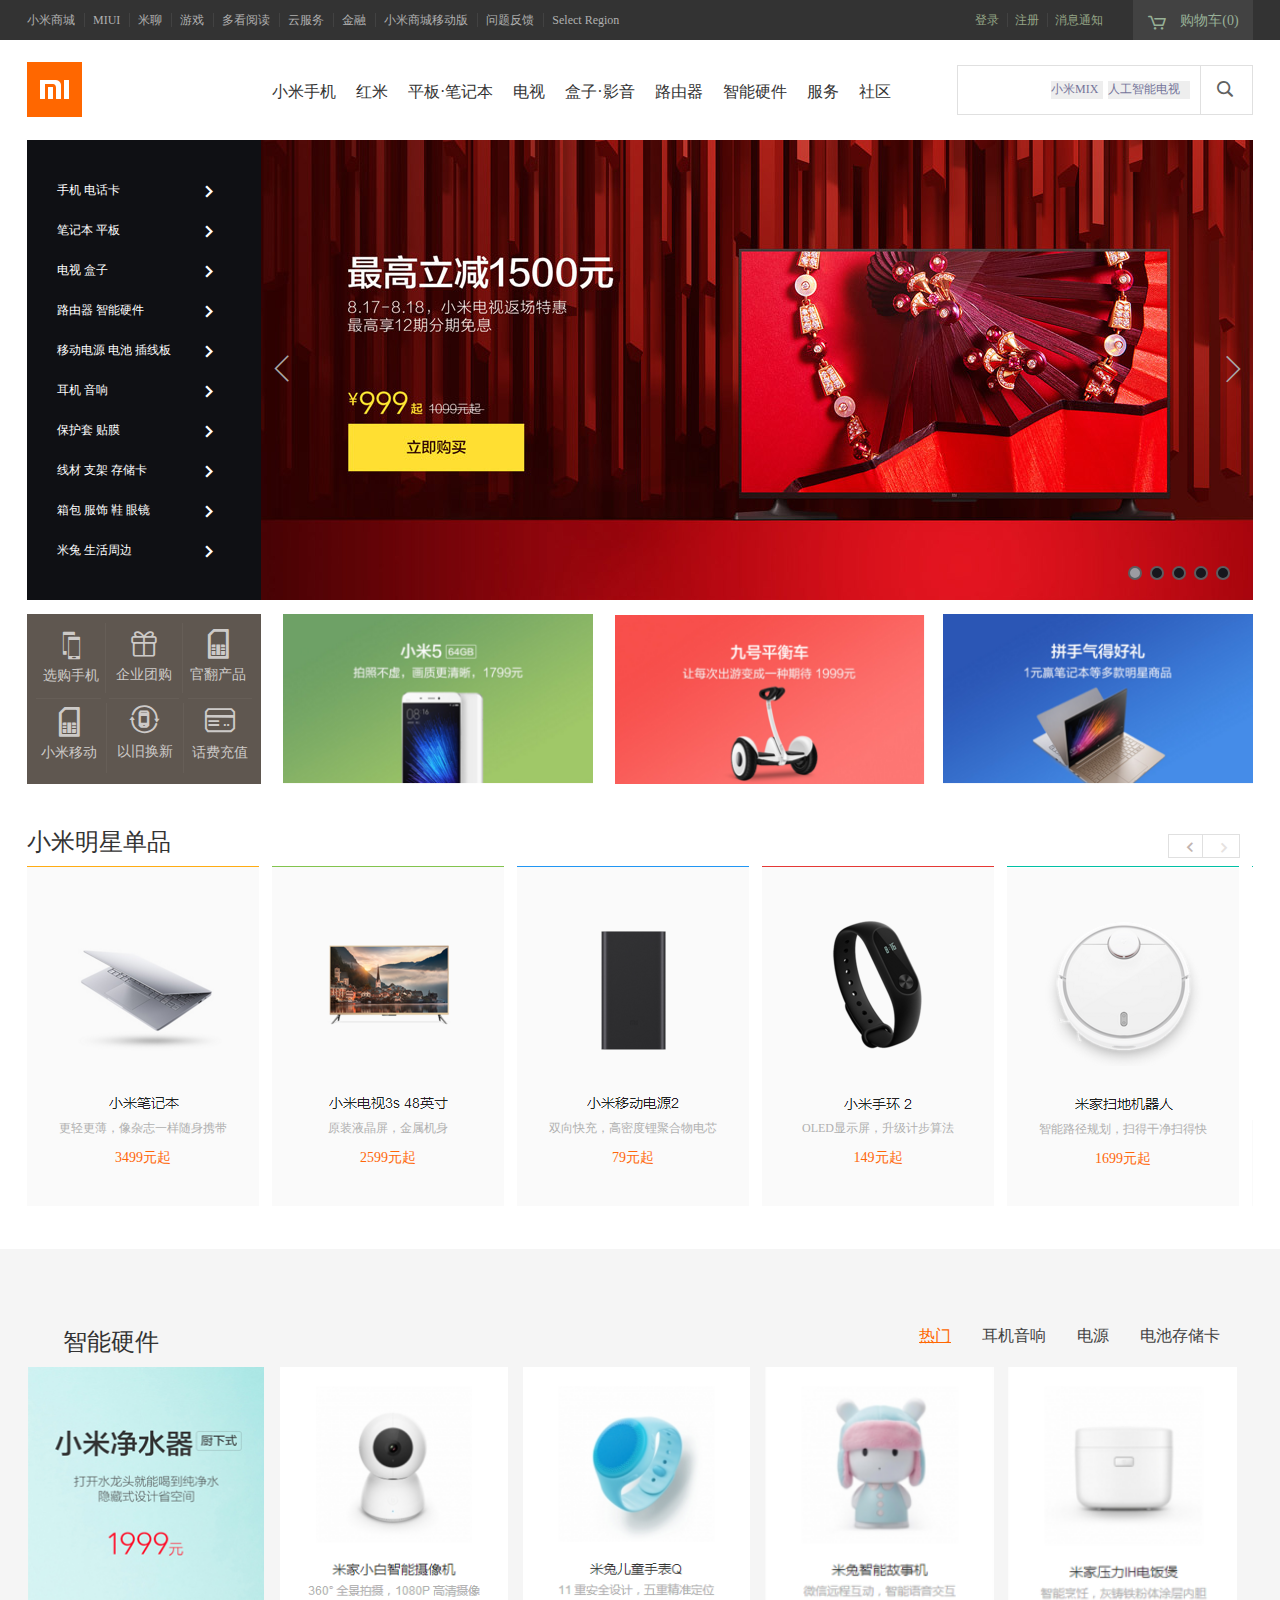
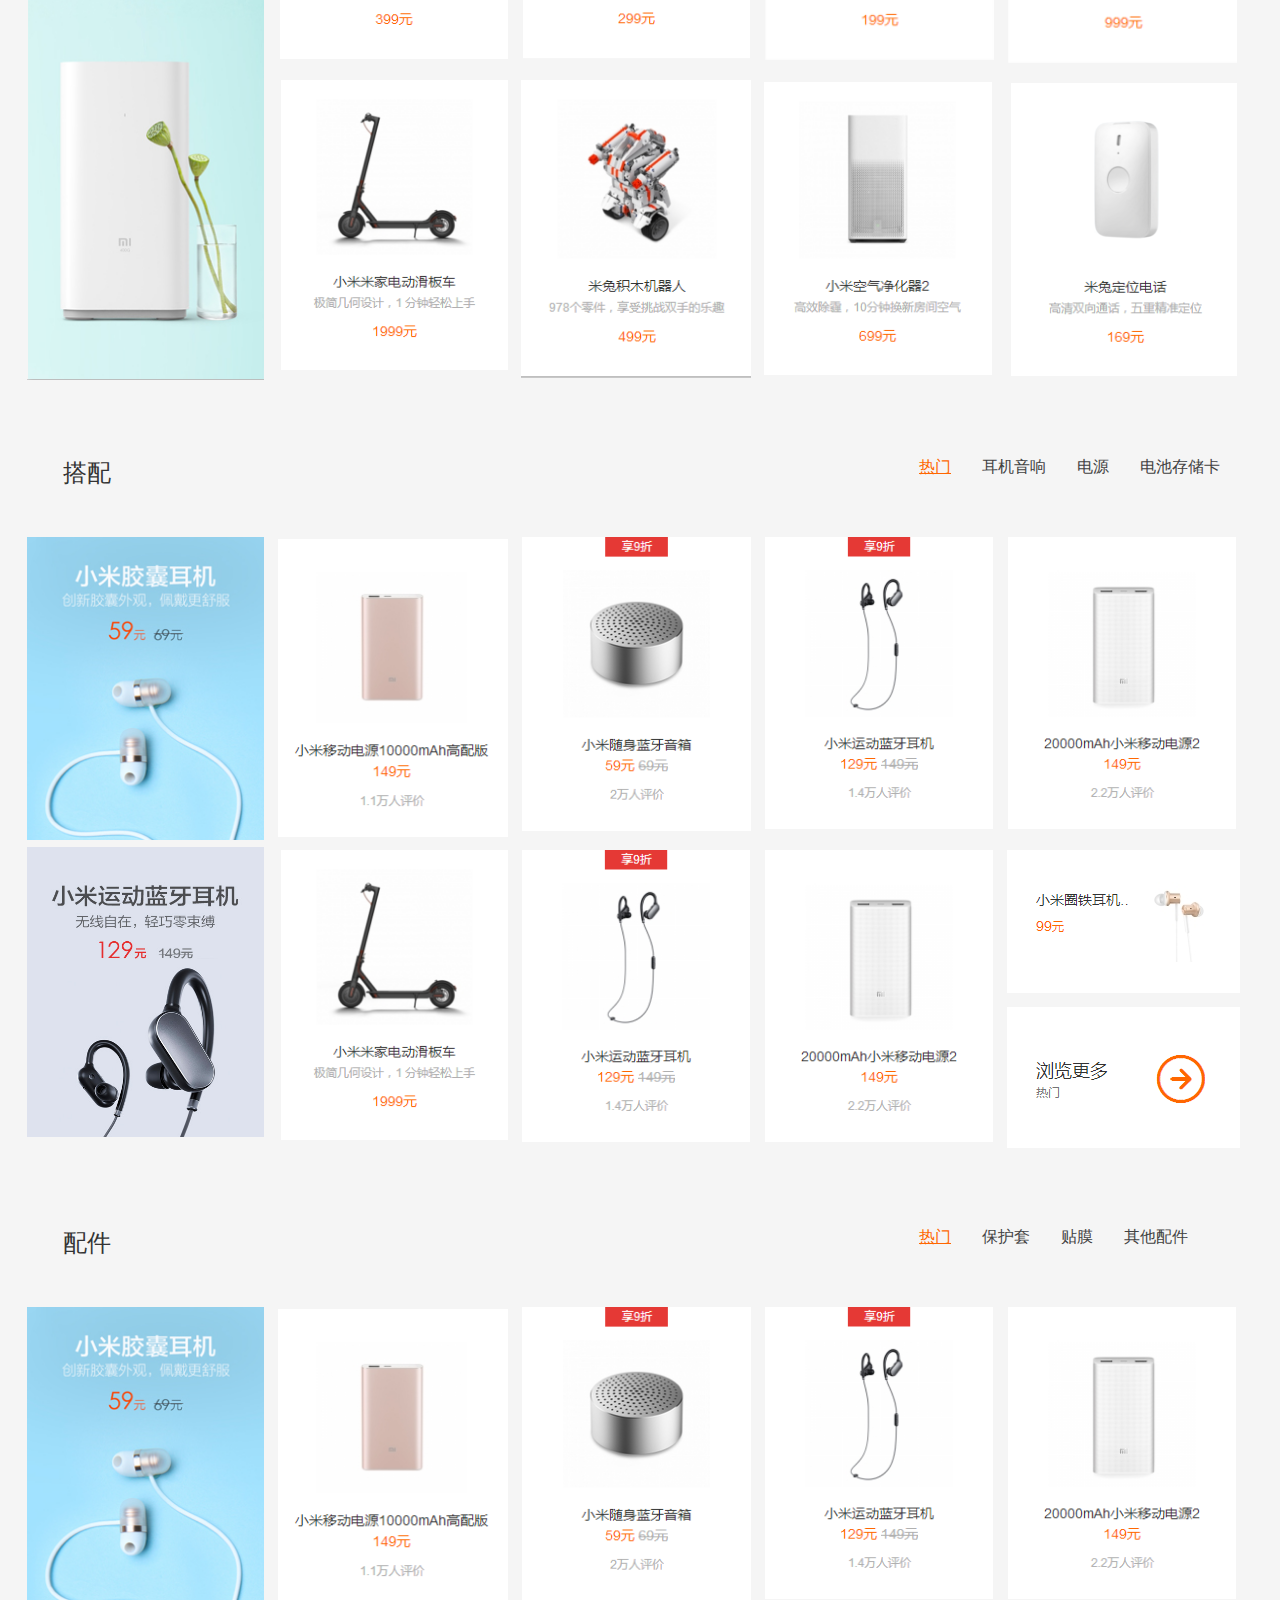
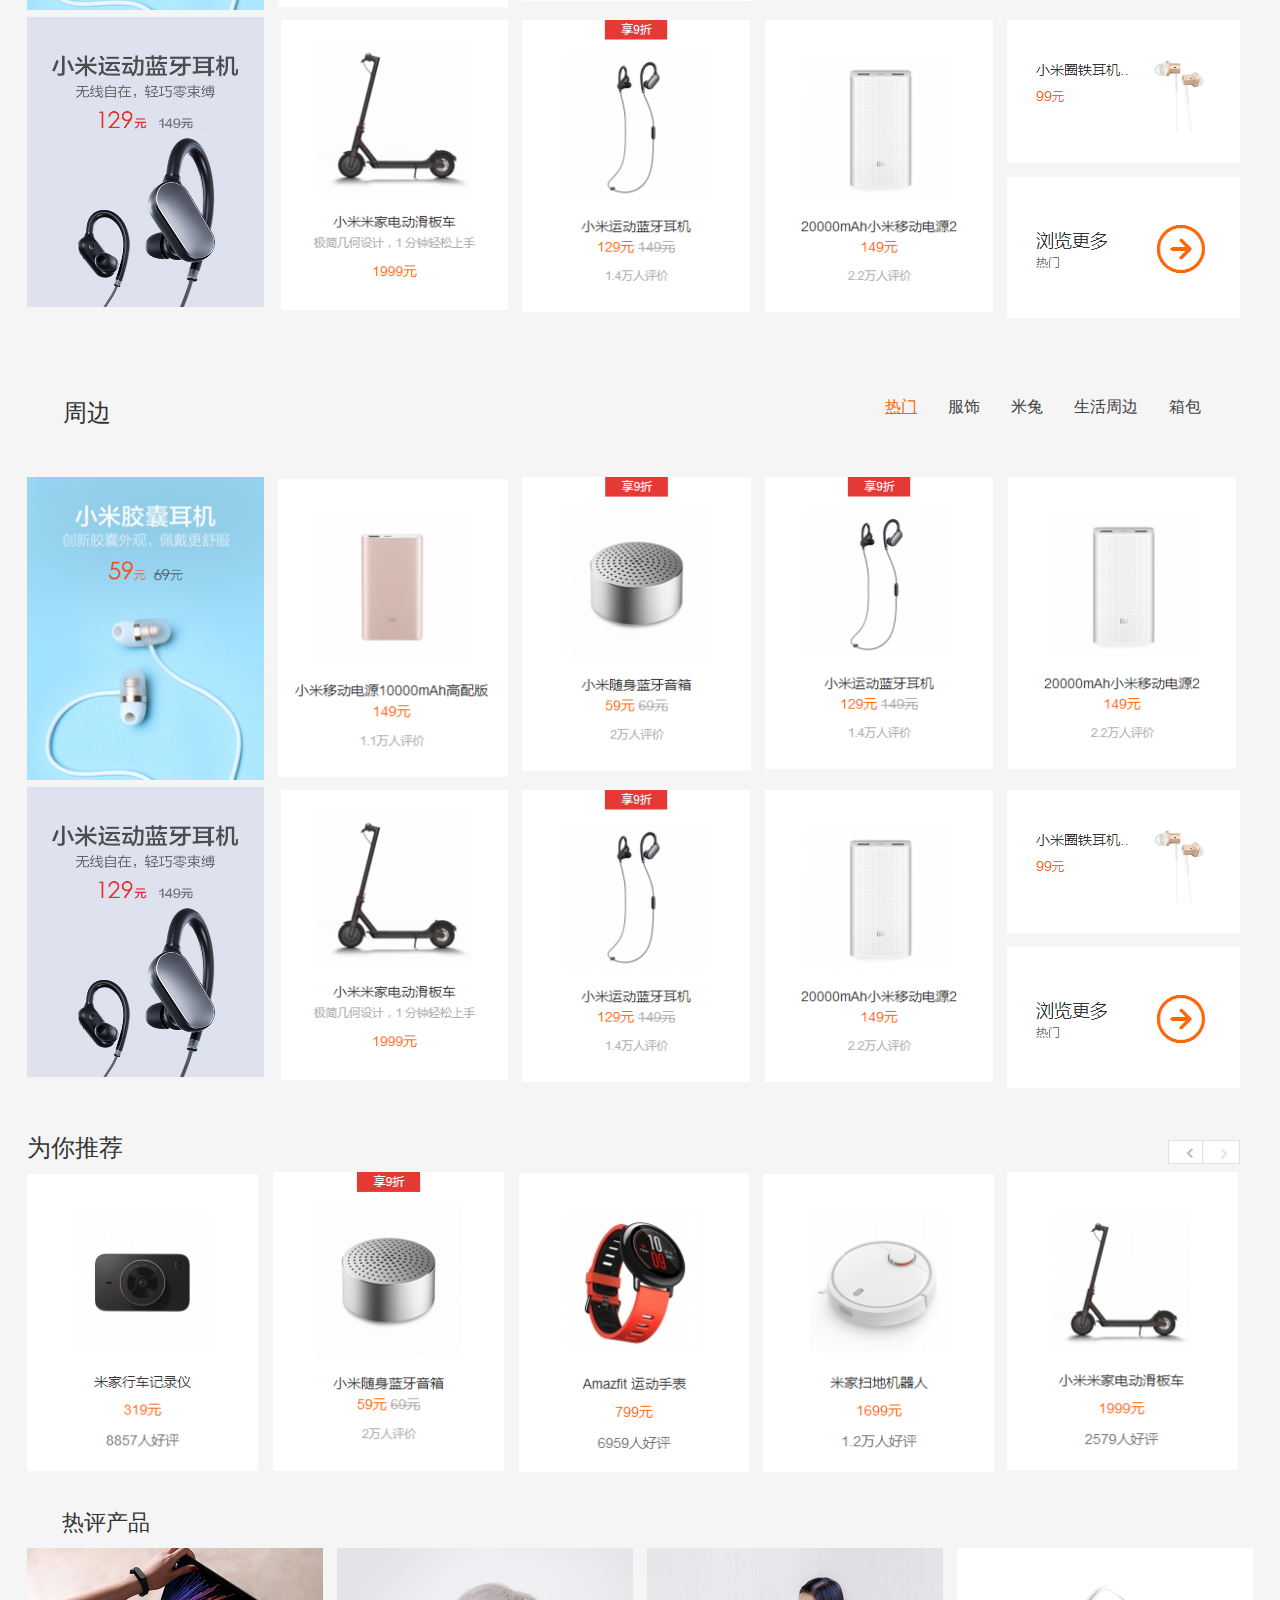
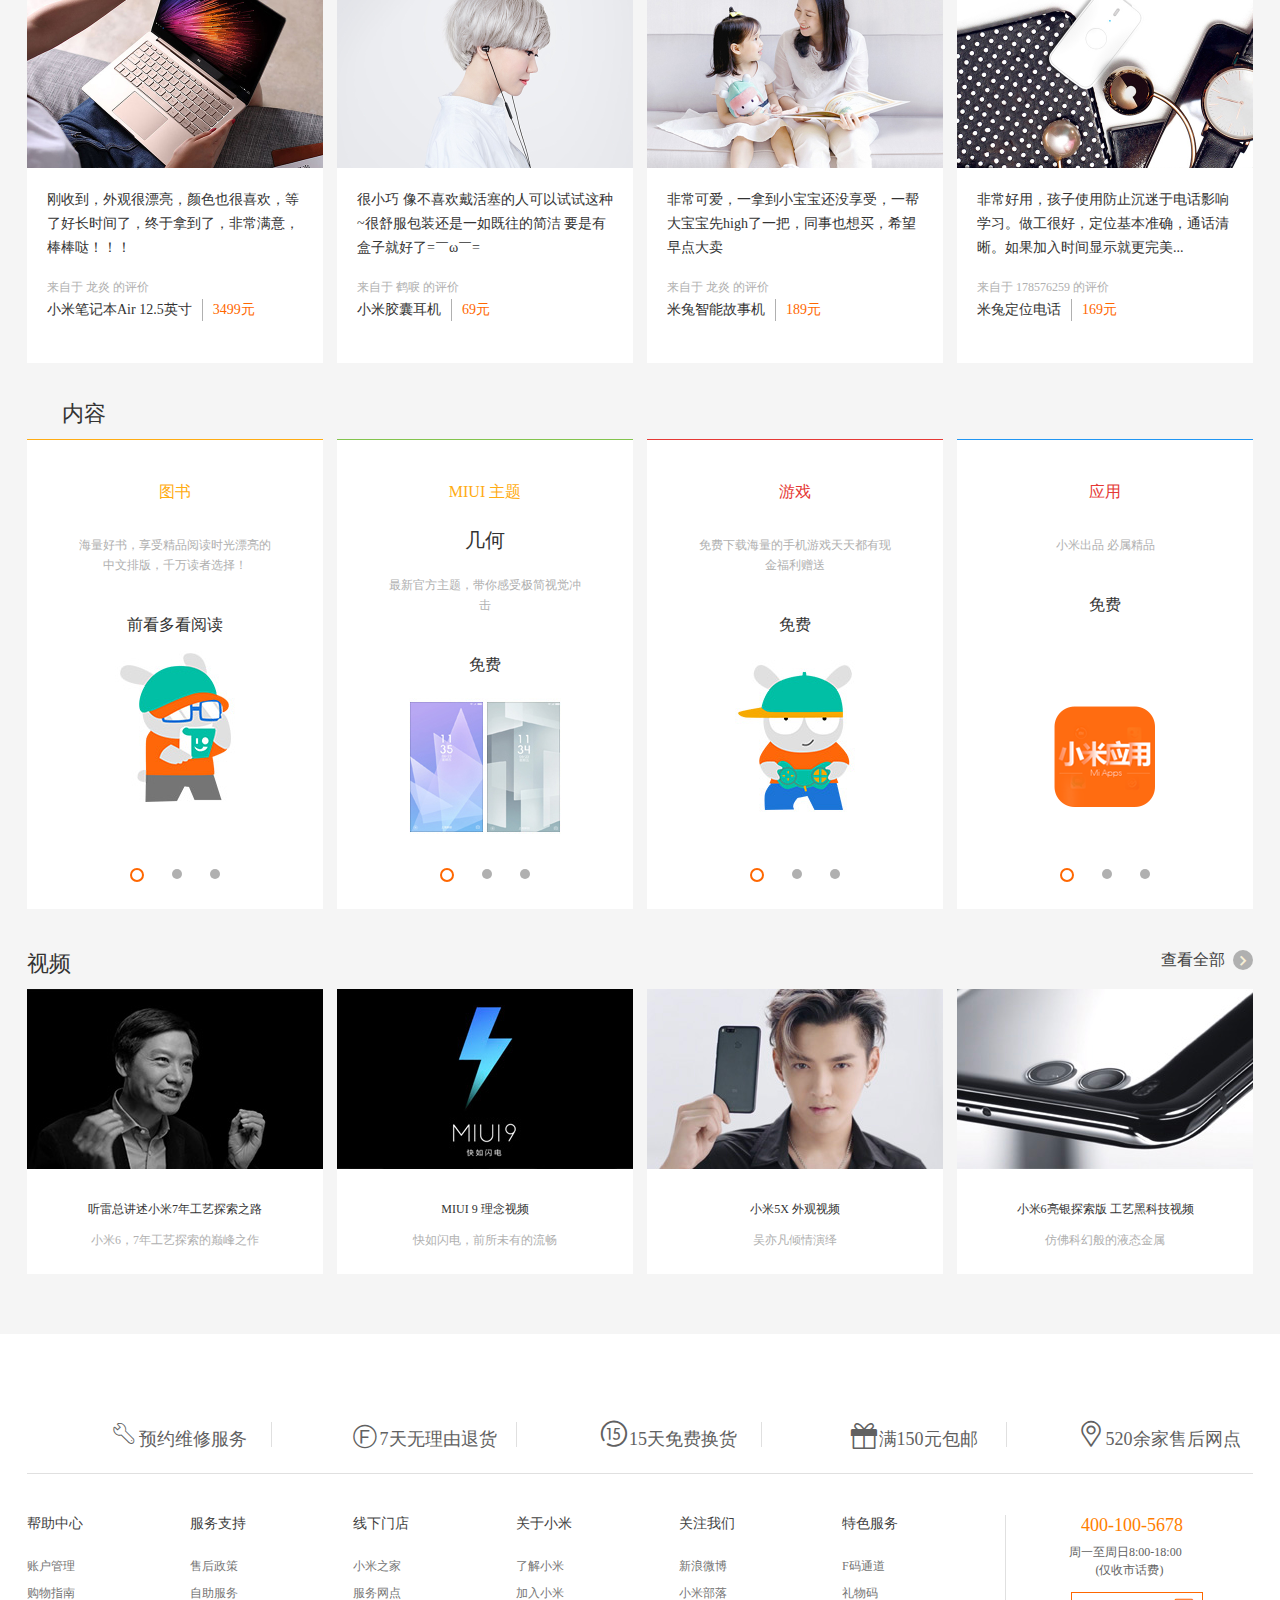
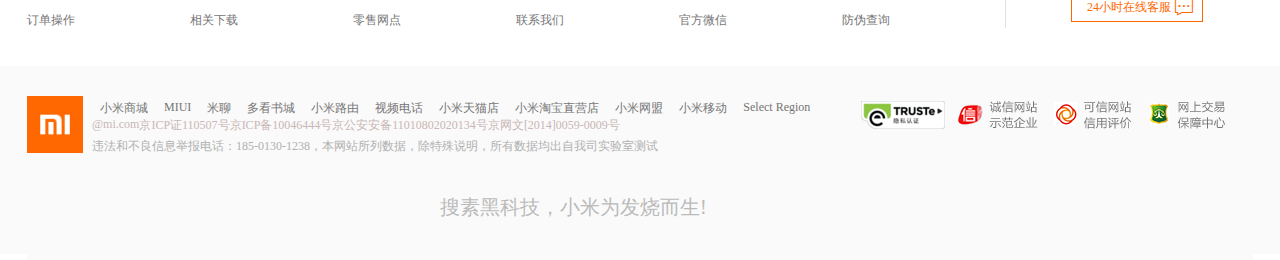
<file: xiaomi/index.html>
<!DOCTYPE html>
<html lang="en">
<head>
	<meta charset="UTF-8">
	<title>小米商城</title>
	<link rel="shortcut icon" href="img/小米商城_03.png">
	<link rel="stylesheet" href="css/index.css">
    <link rel="stylesheet" href="iconfont/iconfont.css">
    <link rel="stylesheet" href="iconfont/icon/iconfont.css">
  	<script src="js/function.js"></script>
  	<script src="js/animate.js"></script>
  	<script src="js/index.js"></script>
  
</head>
<body>
   <!-- 头部开始 -->
   <header>
   	  <main>
   	  	 <!-- 左边开始 -->
   	  	 <ul class="head-left">
   	  	   <li><a href="" class="first">小米商城</a></li>
   	  	   <li><a href="">MIUI</a></li>
   	  	   <li><a href="">米聊</a></li>
   	  	   <li><a href="">游戏</a></li>
   	  	   <li><a href="">多看阅读</a></li>
   	  	   <li><a href="">云服务</a></li>
   	  	   <li><a href="">金融</a></li>
   	  	   <li><a href="">小米商城移动版</a></li>
   	  	   <li><a href="">问题反馈</a></li>
   	  	   <li><a href="" class="last">Select Region</a></li>
   	  	 </ul>
   	  	 <!-- 左边结束 -->

   	  	 <!-- 右边开始 -->
   	  	 <div class="head-right">
   	  	 	 <ul class="word">
   	  	 		 <li><a href="" class="first">登录</a></li>
   	  	 		 <li><a href="">注册</a></li>
   	  	 		 <li><a href="" class="last">消息通知</a></li>
   	  	 	 </ul>
           <a href="" class="shop iconfont icon-gouwuche">购物车(0)</a> 
           <div class="mask">
             <span>购物车中还没有商品，赶紧选购吧！</span>
           </div>	  	 	 
         </div>
   	  	 <!-- 右边结束 -->
   	  </main>
   </header>
   <!-- 头部结束 -->

   <!-- 导航开始 -->
   <nav>
   	<div class="nav-left"></div>
   	<ul class="nav-center">
   		<li>
        <a href="">小米手机</a>
        <ul class="items">
          <li>
          	<div class="box">新品</div>
          	<img src="img/mix2320-220.png" alt="">
          	<p class="p1">小米MIX 2</p>
          	<p class="p2">3299起</p>
          </li>
          <li>
          	<div class="box">新品</div>
          	<img src="img/note2320x220.png" alt="">
          	<p class="p1">小米Note 3</p>
          	<p class="p2">2499起</p>
          </li>
          <li>
          	<img src="img/xm6-320.png" alt="">
          	<p class="p1">小米6</p>
          	<p class="p2">2499元起</p>
          </li>
          <li>
          	<div class="box">享多重优惠</div>
          	<img src="img/max2_toubu.png" alt="">
          	<p class="p1">小米Max 2</p>
          	<p class="p2">2499元起</p>
          </li>
          <li>
          	<div class="box">新品</div>
          	<img src="img/5x-2!160x110.jpg" alt="">
          	<p class="p1">小米5X</p>
          	<p class="p2">1299元起</p>
          </li>
          <li>
          	<div class="box">下单立减600</div>
          	<img src="img/xiaomiNOTE2-320-220!160x110.jpg" alt="" style="border-right:0;">
          	<p class="p1">小米Note 2</p>
          	<p class="p2">2099元起</p>
          </li>
        </ul>
      </li>
   		<li>
        <a href="">红米</a>
        <ul class="items">
          <li>
          	<div class="box">新品</div>
          	<img src="img/3205a.png" alt="">
          	<p class="p1">红米Note 5A 标准版</p>
          	<p class="p2">699元</p>
          </li>
          <li>
          	<div class="box">新品</div>
          	<img src="img/320-220!160x110.jpg" alt="">
          	<p class="p1">红米Note 5A 高配版</p>
          	<p class="p2">899元起</p>
          </li>
          <li>
            <div class="box">享免息</div>
          	<img src="img/hmn4xtb!160x110.jpg" alt="">
          	<p class="p1">红米Note 4X</p>
          	<p class="p2">999元起</p>
          </li>
          <li>
          	<div class="box">享免息</div>
          	<img src="img/hm4x!160x110.jpg" alt="" style="border-right: 0;">
          	<p class="p1">红米4X</p>
          	<p class="p2">699元起</p>
          </li>
        </ul>
      </li>
   		<li>
        <a href="">平板·笔记本</a>
        <ul class="items">
          <li>
          	<img src="img/mipad3_320.png" alt="">
          	<p class="p1">小米平板3 64GB</p>
          	<p class="p2">1499元</p>
          </li>
          <li>
          	<img src="img/320-220!160x110.jpg" alt="">
          	<p class="p1">小米笔记本Air 12.5"</p>
          	<p class="p2">3599元</p>
          </li>
          <li>
          	<img src="img/bijiben320!160x110.jpg" alt="">
          	<p class="p1">小米笔记本Air 13.3"</p>
          	<p class="p2">4999元</p>
          </li>
          <li>
          	<div class="box">新品</div>
          	<img src="img/WechatIMG603.png" alt="" style="border-right: 0;">
          	<p class="p1">小米笔记本Pro 15.6"</p>
          	<p class="p2">5599元起</p>
          </li>
        </ul>
      </li>
   		<li>
        <a href="">电视</a>
        <ul class="items">
          <li>
          	<div class="box">超薄旗舰</div>
          	<img src="img/xmds_49.png" alt="">
          	<p class="p1">小米电视4 49英寸</p>
          	<p class="p2">3299元</p>
          </li>
          <li>
          	<div class="box">超薄旗舰</div>
          	<img src="img/xmds_55.png" alt="">
          	<p class="p1">小米电视4 55英寸</p>
          	<p class="p2">3999元</p>
          </li>
          <li>
          	<div class="box">超薄旗舰</div>
          	<img src="img/dianshi465.png" alt="">
          	<p class="p1">小米电视4 65英寸</p>
          	<p class="p2">8999元</p>
          </li>
          <li>
          	<div class="box">热卖</div>
          	<img src="img/320_43.png" alt="">
          	<p class="p1">小米电视4A 43英寸</p>
          	<p class="p2">1999元</p>
          </li>
          <li>
          	<div class="box">热卖</div>
          	<img src="img/320_49.png" alt="">
          	<p class="p1">小米电视4A 49英寸</p>
          	<p class="p2">2099元</p>
          </li>
          <li>
          	<div class="box" style="border:none;"></div>
          	<img src="img/70dianshi.png" alt="" style="border-right:0;">
          	<p class="p1">查看全部</p>
          	<p class="p2">小米电视</p>
          </li>
        </ul>
      </li>
   		<li>
        <a href="">盒子·影音</a>
        <ul class="items">
          <li>
          	<div class="box" style="border:none;"></div>
          	<img src="img/mihezi.png" alt="">
          	<p class="p1">小米盒子3s</p>
          	<p class="p2">299元</p>
          </li>
          <li>
          	<div class="box" style="border:none;"></div>
          	<img src="img/mihezi.png" alt="">
          	<p class="p1">小米盒子3c</p>
          	<p class="p2">229元</p>
          </li>
          <li>
          	<div class="box" style="border:none;"></div>         	
          	<img src="img/hezi3s!160x110.jpg" alt="">
          	<p class="p1">小米盒子3 增强版</p>
          	<p class="p2">399元</p>
          </li>
          <li>
          	<img src="img/320x220.png" alt="" style="border-right: 0;">
          	<p class="p1">小米家庭影院</p>
          	<p class="p2">1999元</p>
          </li>
        </ul>
      </li>
   		<li>
        <a href="">路由器</a>
        <ul class="items">
        	  <li>
          	<div class="box">超薄旗舰</div>
          	<img src="img/xmds_49.png" alt="">
          	<p class="p1">小米电视4 49英寸</p>
          	<p class="p2">3299元</p>
          </li>
          <li>
          	<div class="box">超薄旗舰</div>
          	<img src="img/xmds_55.png" alt="">
          	<p class="p1">小米电视4 55英寸</p>
          	<p class="p2">3999元</p>
          </li>
          <li>
          	<div class="box">超薄旗舰</div>
          	<img src="img/dianshi465.png" alt="">
          	<p class="p1">小米电视4 65英寸</p>
          	<p class="p2">8999元</p>
          </li>
          <li>
          	<div class="box">热卖</div>
          	<img src="img/320_43.png" alt="">
          	<p class="p1">小米电视4A 43英寸</p>
          	<p class="p2">1999元</p>
          </li>
          <li>
          	<div class="box">热卖</div>
          	<img src="img/320_49.png" alt="">
          	<p class="p1">小米电视4A 49英寸</p>
          	<p class="p2">2099元</p>
          </li>
          <li>
          	<div class="box" style="border:none;"></div>
          	<img src="img/70dianshi.png" alt="" style="border-right:0;">
          	<p class="p1">查看全部</p>
          	<p class="p2">小米电视</p>
          </li>
        </ul>
      </li>
   		<li>
        <a href="">智能硬件</a>
        <ul class="items">
        	  <li>
          	<div class="box">超薄旗舰</div>
          	<img src="img/xmds_49.png" alt="">
          	<p class="p1">小米电视4 49英寸</p>
          	<p class="p2">3299元</p>
          </li>
          <li>
          	<div class="box">超薄旗舰</div>
          	<img src="img/xmds_55.png" alt="">
          	<p class="p1">小米电视4 55英寸</p>
          	<p class="p2">3999元</p>
          </li>
          <li>
          	<div class="box">超薄旗舰</div>
          	<img src="img/dianshi465.png" alt="">
          	<p class="p1">小米电视4 65英寸</p>
          	<p class="p2">8999元</p>
          </li>
          <li>
          	<div class="box">热卖</div>
          	<img src="img/320_43.png" alt="">
          	<p class="p1">小米电视4A 43英寸</p>
          	<p class="p2">1999元</p>
          </li>
          <li>
          	<div class="box">热卖</div>
          	<img src="img/320_49.png" alt="">
          	<p class="p1">小米电视4A 49英寸</p>
          	<p class="p2">2099元</p>
          </li>
          <li>
          	<div class="box" style="border:none;"></div>
          	<img src="img/70dianshi.png" alt="" style="border-right:0;">
          	<p class="p1">查看全部</p>
          	<p class="p2">小米电视</p>
          </li>
        </ul>
      </li>
   		<li><a href="">服务</a></li>
   		<li><a href="" class="last">社区</a></li>
   	</ul>
   	<div class="nav-right">
   		<div class="nav-left1">
   			<a href="" class="word1">小米MIX</a>
   			<a href="" class="word2">人工智能电视</a>
   		</div>
   		<div class="nav-right1">
       <a href="" class="iconfont icon-sousuo"></a> 
      </div>
   	</div>
   </nav>
   <!-- 导航结束 -->

   <!-- banner开始 -->
   <div class="banner">
      <ul class="img-list">
            <li class="li-img"><img src="img/xmad_1502883655869_pEYXL.jpg" 
            alt=""></li>
            <li class="li-img"><img src="img/xmad_14992333865949_MVNoP.jpg" 
            alt=""></li>
            <li class="li-img"><img src="img/xmad_15023605827425_zEYNa.jpg" 
            alt=""></li>
            <li class="li-img"><img src="img/xmad_15023607359871_QLJbZ.jpg" 
            alt=""></li>
            <li class="li-img"><img src="img/xmad_15028882962146_QInXd.jpg" 
            alt=""></li>
      </ul>
        <!-- 侧导航开始 -->
      <aside>
        <ul>
          <li>
            <a href="">手机 电话卡<div class="iconfont icon-you"></div></a>
            <div class="iteams"> 
              <div class="itbox1s">
                <img src="img/note3-80-2.png" alt="">
                <a href="" class="w">小米Note3</a>
                <a href="" class="xuangou">选购</a>
              </div>
              <div class="itbox1s">
                <img src="img/hm4x!160x110.jpg" alt="">
                <a href="" class="w">小米Note2</a>
                <a href="" class="xuangou">选购</a>
              </div>
              <div class="itbox1s">
                <img src="img/hm4x_80.png" alt="">
                <a href="" class="w">小米4X</a>
                <a href="" class="xuangou">选购</a>
              </div>
               <div class="itbox1s">
                <img src="img/note3-80-2.png" alt="">
                <a href="" class="w">小米Note3</a>
                <a href="" class="xuangou">选购</a>
              </div>
              <div class="itbox1s">
                <img src="img/hm4x!160x110.jpg" alt="">
                <a href="" class="w">小米Note2</a>
                <a href="" class="xuangou">选购</a>
              </div>
              <div class="itbox1s">
                <img src="img/hm4x_80.png" alt="">
                <a href="" class="w">小米4X</a>
                <a href="" class="xuangou">选购</a>
              </div>
               <div class="itbox1s">
                <img src="img/note3-80-2.png" alt="">
                <a href="" class="w">小米Note3</a>
                <a href="" class="xuangou">选购</a>
              </div>
              <div class="itbox1s">
                <img src="img/hm4x!160x110.jpg" alt="">
                <a href="" class="w">小米Note2</a>
                <a href="" class="xuangou">选购</a>
              </div>
              <div class="itbox1s">
                <img src="img/hm4x_80.png" alt="">
                <a href="" class="w">小米4X</a>
                <a href="" class="xuangou">选购</a>
              </div>
               <div class="itbox1s">
                <img src="img/note3-80-2.png" alt="">
                <a href="" class="w">小米Note3</a>
                <a href="" class="xuangou">选购</a>
              </div>
              <div class="itbox1s">
                <img src="img/hm4x!160x110.jpg" alt="">
                <a href="" class="w">小米Note2</a>
                <a href="" class="xuangou">选购</a>
              </div>
              <div class="itbox1s">
                <img src="img/hm4x_80.png" alt="">
                <a href="" class="w">小米4X</a>
                <a href="" class="xuangou">选购</a>
              </div>
              <div class="itbox1s">
                <img src="img/note3-80-2.png" alt="">
                <a href="" class="w">小米Note3</a>
                <a href="" class="xuangou">选购</a>
              </div>
              <div class="itbox1s">
                <img src="img/hm4x!160x110.jpg" alt="">
                <a href="" class="w">小米Note2</a>
                <a href="" class="xuangou">选购</a>
              </div>
              <div class="itbox1s">
                <img src="img/hm4x_80.png" alt="">
                <a href="" class="w">小米4X</a>
                <a href="" class="xuangou">选购</a>
              </div>
              <div class="itbox1s">
                <img src="img/note3-80-2.png" alt="">
                <a href="" class="w">小米Note3</a>
                <a href="" class="xuangou">选购</a>
              </div>
              <div class="itbox1s">
                <img src="img/hm4x!160x110.jpg" alt="">
                <a href="" class="w">小米Note2</a>
                <a href="" class="xuangou">选购</a>
              </div>
              <div class="itbox1s">
                <img src="img/hm4x_80.png" alt="">
                <a href="" class="w">小米4X</a>
                <a href="" class="xuangou">选购</a>
              </div>
           </div>
          </li>
          <li>
            <a href="">笔记本 平板<div class="iconfont icon-you"></div></a>
            <div class="iteams iteams1">
              <div class="itbox1s">
                <img src="img/bijiben80.jpg" alt="">
                <a href="" class="w">小米笔记本Air 12.5"</a>
                <a href="" class="xuangou">选购</a>
              </div>
            <div class="itbox1s">
                <img src="img/neidanbao80.jpg" alt="">
                <a href="" class="w">小米笔记本内胆包</a>
            </div>
              <div class="itbox1s">
                <img src="img/bijiben80.jpg" alt="">
                <a href="" class="w">小米笔记本Air 12.5"</a>
                <a href="" class="xuangou">选购</a>
              </div>
              <div class="itbox1s">
                <img src="img/neidanbao80.jpg" alt="">
                <a href="" class="w">小米笔记本内胆包</a>
              </div>
              <div class="itbox1s">
                <img src="img/bijiben80.jpg" alt="">
                <a href="" class="w">小米笔记本Air 12.5"</a>
                <a href="" class="xuangou">选购</a>
              </div>
              <div class="itbox1s">
                <img src="img/neidanbao80.jpg" alt="">
                <a href="" class="w">小米笔记本内胆包</a>
              </div>
              <div class="itbox1s">
                <img src="img/bijiben80.jpg" alt="">
                <a href="" class="w">小米笔记本Air 12.5"</a>
                <a href="" class="xuangou">选购</a>
              </div>
              <div class="itbox1s">
                <img src="img/neidanbao80.jpg" alt="">
                <a href="" class="w">小米笔记本内胆包</a>
              </div>
              <div class="itbox1s">
                <img src="img/bijiben80.jpg" alt="">
                <a href="" class="w">小米笔记本Air 12.5"</a>
                <a href="" class="xuangou">选购</a>
              </div>
              <div class="itbox1s">
                <img src="img/neidanbao80.jpg" alt="">
                <a href="" class="w">小米笔记本内胆包</a>
              </div>
              <div class="itbox1s">
                <img src="img/bijiben80.jpg" alt="">
                <a href="" class="w">小米笔记本Air 12.5"</a>
                <a href="" class="xuangou">选购</a>
              </div>
              <div class="itbox1s">
                <img src="img/neidanbao80.jpg" alt="">
                <a href="" class="w">小米笔记本内胆包</a>
              </div>
            </div>
          </li>
          <li>
            <a href="">电视 盒子<div class="iconfont icon-you"></div></a>
            <div class="iteams">
              <div class="itbox1s">
                <img src="img/80xmds_49.jpg" alt="">
                <a href="" class="w">小米电视4 49英寸</a>
              </div>
              <div class="itbox1s">
                <img src="img/xp80_55.jpg" alt="">
                <a href="" class="w">小米电视4A 55英寸</a>
              </div>
              <div class="itbox1s">
                <img src="img/hezizengqiangban80side.jpg" alt="">
                <a href="" class="w">小米盒子3 增强版</a>
              </div>
              <div class="itbox1s">
                <img src="img/80xmds_49.jpg" alt="">
                <a href="" class="w">小米电视4 49英寸</a>
              </div>
              <div class="itbox1s">
                <img src="img/xp80_55.jpg" alt="">
                <a href="" class="w">小米电视4A 55英寸</a>
              </div>
              <div class="itbox1s">
                <img src="img/hezizengqiangban80side.jpg" alt="">
                <a href="" class="w">小米盒子3 增强版</a>
              </div>
              <div class="itbox1s">
                <img src="img/80xmds_49.jpg" alt="">
                <a href="" class="w">小米电视4 49英寸</a>
              </div>
              <div class="itbox1s">
                <img src="img/xp80_55.jpg" alt="">
                <a href="" class="w">小米电视4A 55英寸</a>
              </div>
              <div class="itbox1s">
                <img src="img/hezizengqiangban80side.jpg" alt="">
                <a href="" class="w">小米盒子3 增强版</a>
              </div>
              <div class="itbox1s">
                <img src="img/80xmds_49.jpg" alt="">
                <a href="" class="w">小米电视4 49英寸</a>
              </div>
              <div class="itbox1s">
                <img src="img/xp80_55.jpg" alt="">
                <a href="" class="w">小米电视4A 55英寸</a>
              </div>
              <div class="itbox1s">
                <img src="img/hezizengqiangban80side.jpg" alt="">
                <a href="" class="w">小米盒子3 增强版</a>
              </div>
              <div class="itbox1s">
                <img src="img/80xmds_49.jpg" alt="">
                <a href="" class="w">小米电视4 49英寸</a>
              </div>
              <div class="itbox1s">
                <img src="img/xp80_55.jpg" alt="">
                <a href="" class="w">小米电视4A 55英寸</a>
              </div>
              <div class="itbox1s">
                <img src="img/hezizengqiangban80side.jpg" alt="">
                <a href="" class="w">小米盒子3 增强版</a>
              </div>
              <div class="itbox1s">
                <img src="img/80xmds_49.jpg" alt="">
                <a href="" class="w">小米电视4 49英寸</a>
              </div>
              <div class="itbox1s">
                <img src="img/xp80_55.jpg" alt="">
                <a href="" class="w">小米电视4A 55英寸</a>
              </div>
              <div class="itbox1s">
                <img src="img/hezizengqiangban80side.jpg" alt="">
                <a href="" class="w">小米盒子3 增强版</a>
              </div>
            </div>
          </li>
          <li>
            <a href="">路由器 智能硬件<div class="iconfont icon-you"></div></a>
            <div class="iteams"> 
              <div class="itbox1s">
                <img src="img/note3-80-2.png" alt="">
                <a href="" class="w">小米Note3</a>
                <a href="" class="xuangou">选购</a>
              </div>
              <div class="itbox1s">
                <img src="img/hm4x!160x110.jpg" alt="">
                <a href="" class="w">小米Note2</a>
                <a href="" class="xuangou">选购</a>
              </div>
              <div class="itbox1s">
                <img src="img/hm4x_80.png" alt="">
                <a href="" class="w">小米4X</a>
                <a href="" class="xuangou">选购</a>
              </div>
               <div class="itbox1s">
                <img src="img/note3-80-2.png" alt="">
                <a href="" class="w">小米Note3</a>
                <a href="" class="xuangou">选购</a>
              </div>
              <div class="itbox1s">
                <img src="img/hm4x!160x110.jpg" alt="">
                <a href="" class="w">小米Note2</a>
                <a href="" class="xuangou">选购</a>
              </div>
              <div class="itbox1s">
                <img src="img/hm4x_80.png" alt="">
                <a href="" class="w">小米4X</a>
                <a href="" class="xuangou">选购</a>
              </div>
               <div class="itbox1s">
                <img src="img/note3-80-2.png" alt="">
                <a href="" class="w">小米Note3</a>
                <a href="" class="xuangou">选购</a>
              </div>
              <div class="itbox1s">
                <img src="img/hm4x!160x110.jpg" alt="">
                <a href="" class="w">小米Note2</a>
                <a href="" class="xuangou">选购</a>
              </div>
              <div class="itbox1s">
                <img src="img/hm4x_80.png" alt="">
                <a href="" class="w">小米4X</a>
                <a href="" class="xuangou">选购</a>
              </div>
               <div class="itbox1s">
                <img src="img/note3-80-2.png" alt="">
                <a href="" class="w">小米Note3</a>
                <a href="" class="xuangou">选购</a>
              </div>
              <div class="itbox1s">
                <img src="img/hm4x!160x110.jpg" alt="">
                <a href="" class="w">小米Note2</a>
                <a href="" class="xuangou">选购</a>
              </div>
              <div class="itbox1s">
                <img src="img/hm4x_80.png" alt="">
                <a href="" class="w">小米4X</a>
                <a href="" class="xuangou">选购</a>
              </div>
              <div class="itbox1s">
                <img src="img/note3-80-2.png" alt="">
                <a href="" class="w">小米Note3</a>
                <a href="" class="xuangou">选购</a>
              </div>
              <div class="itbox1s">
                <img src="img/hm4x!160x110.jpg" alt="">
                <a href="" class="w">小米Note2</a>
                <a href="" class="xuangou">选购</a>
              </div>
              <div class="itbox1s">
                <img src="img/hm4x_80.png" alt="">
                <a href="" class="w">小米4X</a>
                <a href="" class="xuangou">选购</a>
              </div>
              <div class="itbox1s">
                <img src="img/note3-80-2.png" alt="">
                <a href="" class="w">小米Note3</a>
                <a href="" class="xuangou">选购</a>
              </div>
              <div class="itbox1s">
                <img src="img/hm4x!160x110.jpg" alt="">
                <a href="" class="w">小米Note2</a>
                <a href="" class="xuangou">选购</a>
              </div>
              <div class="itbox1s">
                <img src="img/hm4x_80.png" alt="">
                <a href="" class="w">小米4X</a>
                <a href="" class="xuangou">选购</a>
              </div>
           </div>
          </li>
          <li>
            <a href="">移动电源 电池 插线板<div class="iconfont icon-you"></div></a>
            <div class="iteams">
              <div class="itbox1s">
                <img src="img/80xmds_49.jpg" alt="">
                <a href="" class="w">小米电视4 49英寸</a>
              </div>
              <div class="itbox1s">
                <img src="img/xp80_55.jpg" alt="">
                <a href="" class="w">小米电视4A 55英寸</a>
              </div>
              <div class="itbox1s">
                <img src="img/hezizengqiangban80side.jpg" alt="">
                <a href="" class="w">小米盒子3 增强版</a>
              </div>
              <div class="itbox1s">
                <img src="img/80xmds_49.jpg" alt="">
                <a href="" class="w">小米电视4 49英寸</a>
              </div>
              <div class="itbox1s">
                <img src="img/xp80_55.jpg" alt="">
                <a href="" class="w">小米电视4A 55英寸</a>
              </div>
              <div class="itbox1s">
                <img src="img/hezizengqiangban80side.jpg" alt="">
                <a href="" class="w">小米盒子3 增强版</a>
              </div>
              <div class="itbox1s">
                <img src="img/80xmds_49.jpg" alt="">
                <a href="" class="w">小米电视4 49英寸</a>
              </div>
              <div class="itbox1s">
                <img src="img/xp80_55.jpg" alt="">
                <a href="" class="w">小米电视4A 55英寸</a>
              </div>
              <div class="itbox1s">
                <img src="img/hezizengqiangban80side.jpg" alt="">
                <a href="" class="w">小米盒子3 增强版</a>
              </div>
              <div class="itbox1s">
                <img src="img/80xmds_49.jpg" alt="">
                <a href="" class="w">小米电视4 49英寸</a>
              </div>
              <div class="itbox1s">
                <img src="img/xp80_55.jpg" alt="">
                <a href="" class="w">小米电视4A 55英寸</a>
              </div>
              <div class="itbox1s">
                <img src="img/hezizengqiangban80side.jpg" alt="">
                <a href="" class="w">小米盒子3 增强版</a>
              </div>
              <div class="itbox1s">
                <img src="img/80xmds_49.jpg" alt="">
                <a href="" class="w">小米电视4 49英寸</a>
              </div>
              <div class="itbox1s">
                <img src="img/xp80_55.jpg" alt="">
                <a href="" class="w">小米电视4A 55英寸</a>
              </div>
              <div class="itbox1s">
                <img src="img/hezizengqiangban80side.jpg" alt="">
                <a href="" class="w">小米盒子3 增强版</a>
              </div>
              <div class="itbox1s">
                <img src="img/80xmds_49.jpg" alt="">
                <a href="" class="w">小米电视4 49英寸</a>
              </div>
              <div class="itbox1s">
                <img src="img/xp80_55.jpg" alt="">
                <a href="" class="w">小米电视4A 55英寸</a>
              </div>
              <div class="itbox1s">
                <img src="img/hezizengqiangban80side.jpg" alt="">
                <a href="" class="w">小米盒子3 增强版</a>
              </div>
            </div>
          </li>
          <li>
            <a href="">耳机 音响<div class="iconfont icon-you"></div></a>
            <div class="iteams iteams1">
              <div class="itbox1s">
                <img src="img/bijiben80.jpg" alt="">
                <a href="" class="w">小米笔记本Air 12.5"</a>
                <a href="" class="xuangou">选购</a>
              </div>
            <div class="itbox1s">
                <img src="img/neidanbao80.jpg" alt="">
                <a href="" class="w">小米笔记本内胆包</a>
            </div>
              <div class="itbox1s">
                <img src="img/bijiben80.jpg" alt="">
                <a href="" class="w">小米笔记本Air 12.5"</a>
                <a href="" class="xuangou">选购</a>
              </div>
              <div class="itbox1s">
                <img src="img/neidanbao80.jpg" alt="">
                <a href="" class="w">小米笔记本内胆包</a>
              </div>
              <div class="itbox1s">
                <img src="img/bijiben80.jpg" alt="">
                <a href="" class="w">小米笔记本Air 12.5"</a>
                <a href="" class="xuangou">选购</a>
              </div>
              <div class="itbox1s">
                <img src="img/neidanbao80.jpg" alt="">
                <a href="" class="w">小米笔记本内胆包</a>
              </div>
              <div class="itbox1s">
                <img src="img/bijiben80.jpg" alt="">
                <a href="" class="w">小米笔记本Air 12.5"</a>
                <a href="" class="xuangou">选购</a>
              </div>
              <div class="itbox1s">
                <img src="img/neidanbao80.jpg" alt="">
                <a href="" class="w">小米笔记本内胆包</a>
              </div>
              <div class="itbox1s">
                <img src="img/bijiben80.jpg" alt="">
                <a href="" class="w">小米笔记本Air 12.5"</a>
                <a href="" class="xuangou">选购</a>
              </div>
              <div class="itbox1s">
                <img src="img/neidanbao80.jpg" alt="">
                <a href="" class="w">小米笔记本内胆包</a>
              </div>
              <div class="itbox1s">
                <img src="img/bijiben80.jpg" alt="">
                <a href="" class="w">小米笔记本Air 12.5"</a>
                <a href="" class="xuangou">选购</a>
              </div>
              <div class="itbox1s">
                <img src="img/neidanbao80.jpg" alt="">
                <a href="" class="w">小米笔记本内胆包</a>
              </div>
            </div>
          </li>
          <li>
            <a href="">保护套 贴膜<div class="iconfont icon-you"></div></a>
             <div class="iteams">
              <div class="itbox1s">
                <img src="img/80xmds_49.jpg" alt="">
                <a href="" class="w">小米电视4 49英寸</a>
              </div>
              <div class="itbox1s">
                <img src="img/xp80_55.jpg" alt="">
                <a href="" class="w">小米电视4A 55英寸</a>
              </div>
              <div class="itbox1s">
                <img src="img/hezizengqiangban80side.jpg" alt="">
                <a href="" class="w">小米盒子3 增强版</a>
              </div>
              <div class="itbox1s">
                <img src="img/80xmds_49.jpg" alt="">
                <a href="" class="w">小米电视4 49英寸</a>
              </div>
              <div class="itbox1s">
                <img src="img/xp80_55.jpg" alt="">
                <a href="" class="w">小米电视4A 55英寸</a>
              </div>
              <div class="itbox1s">
                <img src="img/hezizengqiangban80side.jpg" alt="">
                <a href="" class="w">小米盒子3 增强版</a>
              </div>
              <div class="itbox1s">
                <img src="img/80xmds_49.jpg" alt="">
                <a href="" class="w">小米电视4 49英寸</a>
              </div>
              <div class="itbox1s">
                <img src="img/xp80_55.jpg" alt="">
                <a href="" class="w">小米电视4A 55英寸</a>
              </div>
              <div class="itbox1s">
                <img src="img/hezizengqiangban80side.jpg" alt="">
                <a href="" class="w">小米盒子3 增强版</a>
              </div>
              <div class="itbox1s">
                <img src="img/80xmds_49.jpg" alt="">
                <a href="" class="w">小米电视4 49英寸</a>
              </div>
              <div class="itbox1s">
                <img src="img/xp80_55.jpg" alt="">
                <a href="" class="w">小米电视4A 55英寸</a>
              </div>
              <div class="itbox1s">
                <img src="img/hezizengqiangban80side.jpg" alt="">
                <a href="" class="w">小米盒子3 增强版</a>
              </div>
              <div class="itbox1s">
                <img src="img/80xmds_49.jpg" alt="">
                <a href="" class="w">小米电视4 49英寸</a>
              </div>
              <div class="itbox1s">
                <img src="img/xp80_55.jpg" alt="">
                <a href="" class="w">小米电视4A 55英寸</a>
              </div>
              <div class="itbox1s">
                <img src="img/hezizengqiangban80side.jpg" alt="">
                <a href="" class="w">小米盒子3 增强版</a>
              </div>
              <div class="itbox1s">
                <img src="img/80xmds_49.jpg" alt="">
                <a href="" class="w">小米电视4 49英寸</a>
              </div>
              <div class="itbox1s">
                <img src="img/xp80_55.jpg" alt="">
                <a href="" class="w">小米电视4A 55英寸</a>
              </div>
              <div class="itbox1s">
                <img src="img/hezizengqiangban80side.jpg" alt="">
                <a href="" class="w">小米盒子3 增强版</a>
              </div>
            </div> 
          </li>
          <li>
            <a href="">线材 支架 存储卡<div class="iconfont icon-you"></div></a>
             <div class="iteams"> 
              <div class="itbox1s">
                <img src="img/note3-80-2.png" alt="">
                <a href="" class="w">小米Note3</a>
                <a href="" class="xuangou">选购</a>
              </div>
              <div class="itbox1s">
                <img src="img/hm4x!160x110.jpg" alt="">
                <a href="" class="w">小米Note2</a>
                <a href="" class="xuangou">选购</a>
              </div>
              <div class="itbox1s">
                <img src="img/hm4x_80.png" alt="">
                <a href="" class="w">小米4X</a>
                <a href="" class="xuangou">选购</a>
              </div>
               <div class="itbox1s">
                <img src="img/note3-80-2.png" alt="">
                <a href="" class="w">小米Note3</a>
                <a href="" class="xuangou">选购</a>
              </div>
              <div class="itbox1s">
                <img src="img/hm4x!160x110.jpg" alt="">
                <a href="" class="w">小米Note2</a>
                <a href="" class="xuangou">选购</a>
              </div>
              <div class="itbox1s">
                <img src="img/hm4x_80.png" alt="">
                <a href="" class="w">小米4X</a>
                <a href="" class="xuangou">选购</a>
              </div>
               <div class="itbox1s">
                <img src="img/note3-80-2.png" alt="">
                <a href="" class="w">小米Note3</a>
                <a href="" class="xuangou">选购</a>
              </div>
              <div class="itbox1s">
                <img src="img/hm4x!160x110.jpg" alt="">
                <a href="" class="w">小米Note2</a>
                <a href="" class="xuangou">选购</a>
              </div>
              <div class="itbox1s">
                <img src="img/hm4x_80.png" alt="">
                <a href="" class="w">小米4X</a>
                <a href="" class="xuangou">选购</a>
              </div>
               <div class="itbox1s">
                <img src="img/note3-80-2.png" alt="">
                <a href="" class="w">小米Note3</a>
                <a href="" class="xuangou">选购</a>
              </div>
              <div class="itbox1s">
                <img src="img/hm4x!160x110.jpg" alt="">
                <a href="" class="w">小米Note2</a>
                <a href="" class="xuangou">选购</a>
              </div>
              <div class="itbox1s">
                <img src="img/hm4x_80.png" alt="">
                <a href="" class="w">小米4X</a>
                <a href="" class="xuangou">选购</a>
              </div>
              <div class="itbox1s">
                <img src="img/note3-80-2.png" alt="">
                <a href="" class="w">小米Note3</a>
                <a href="" class="xuangou">选购</a>
              </div>
              <div class="itbox1s">
                <img src="img/hm4x!160x110.jpg" alt="">
                <a href="" class="w">小米Note2</a>
                <a href="" class="xuangou">选购</a>
              </div>
              <div class="itbox1s">
                <img src="img/hm4x_80.png" alt="">
                <a href="" class="w">小米4X</a>
                <a href="" class="xuangou">选购</a>
              </div>
              <div class="itbox1s">
                <img src="img/note3-80-2.png" alt="">
                <a href="" class="w">小米Note3</a>
                <a href="" class="xuangou">选购</a>
              </div>
              <div class="itbox1s">
                <img src="img/hm4x!160x110.jpg" alt="">
                <a href="" class="w">小米Note2</a>
                <a href="" class="xuangou">选购</a>
              </div>
              <div class="itbox1s">
                <img src="img/hm4x_80.png" alt="">
                <a href="" class="w">小米4X</a>
                <a href="" class="xuangou">选购</a>
              </div>
           </div>
          </li>
          <li>
            <a href="">箱包 服饰 鞋 眼镜<div class="iconfont icon-you"></div></a>
            <div class="iteams iteams1">
              <div class="itbox1s">
                <img src="img/bijiben80.jpg" alt="">
                <a href="" class="w">小米笔记本Air 12.5"</a>
                <a href="" class="xuangou">选购</a>
              </div>
            <div class="itbox1s">
                <img src="img/neidanbao80.jpg" alt="">
                <a href="" class="w">小米笔记本内胆包</a>
            </div>
              <div class="itbox1s">
                <img src="img/bijiben80.jpg" alt="">
                <a href="" class="w">小米笔记本Air 12.5"</a>
                <a href="" class="xuangou">选购</a>
              </div>
              <div class="itbox1s">
                <img src="img/neidanbao80.jpg" alt="">
                <a href="" class="w">小米笔记本内胆包</a>
              </div>
              <div class="itbox1s">
                <img src="img/bijiben80.jpg" alt="">
                <a href="" class="w">小米笔记本Air 12.5"</a>
                <a href="" class="xuangou">选购</a>
              </div>
              <div class="itbox1s">
                <img src="img/neidanbao80.jpg" alt="">
                <a href="" class="w">小米笔记本内胆包</a>
              </div>
              <div class="itbox1s">
                <img src="img/bijiben80.jpg" alt="">
                <a href="" class="w">小米笔记本Air 12.5"</a>
                <a href="" class="xuangou">选购</a>
              </div>
              <div class="itbox1s">
                <img src="img/neidanbao80.jpg" alt="">
                <a href="" class="w">小米笔记本内胆包</a>
              </div>
              <div class="itbox1s">
                <img src="img/bijiben80.jpg" alt="">
                <a href="" class="w">小米笔记本Air 12.5"</a>
                <a href="" class="xuangou">选购</a>
              </div>
              <div class="itbox1s">
                <img src="img/neidanbao80.jpg" alt="">
                <a href="" class="w">小米笔记本内胆包</a>
              </div>
              <div class="itbox1s">
                <img src="img/bijiben80.jpg" alt="">
                <a href="" class="w">小米笔记本Air 12.5"</a>
                <a href="" class="xuangou">选购</a>
              </div>
              <div class="itbox1s">
                <img src="img/neidanbao80.jpg" alt="">
                <a href="" class="w">小米笔记本内胆包</a>
              </div>
            </div>
          </li>
          <li>
            <a href="">米兔 生活周边<div class="iconfont icon-you"></div></a>
            <div class="iteams">
              <div class="itbox1s">
                <img src="img/80xmds_49.jpg" alt="">
                <a href="" class="w">小米电视4 49英寸</a>
              </div>
              <div class="itbox1s">
                <img src="img/xp80_55.jpg" alt="">
                <a href="" class="w">小米电视4A 55英寸</a>
              </div>
              <div class="itbox1s">
                <img src="img/hezizengqiangban80side.jpg" alt="">
                <a href="" class="w">小米盒子3 增强版</a>
              </div>
              <div class="itbox1s">
                <img src="img/80xmds_49.jpg" alt="">
                <a href="" class="w">小米电视4 49英寸</a>
              </div>
              <div class="itbox1s">
                <img src="img/xp80_55.jpg" alt="">
                <a href="" class="w">小米电视4A 55英寸</a>
              </div>
              <div class="itbox1s">
                <img src="img/hezizengqiangban80side.jpg" alt="">
                <a href="" class="w">小米盒子3 增强版</a>
              </div>
              <div class="itbox1s">
                <img src="img/80xmds_49.jpg" alt="">
                <a href="" class="w">小米电视4 49英寸</a>
              </div>
              <div class="itbox1s">
                <img src="img/xp80_55.jpg" alt="">
                <a href="" class="w">小米电视4A 55英寸</a>
              </div>
              <div class="itbox1s">
                <img src="img/hezizengqiangban80side.jpg" alt="">
                <a href="" class="w">小米盒子3 增强版</a>
              </div>
              <div class="itbox1s">
                <img src="img/80xmds_49.jpg" alt="">
                <a href="" class="w">小米电视4 49英寸</a>
              </div>
              <div class="itbox1s">
                <img src="img/xp80_55.jpg" alt="">
                <a href="" class="w">小米电视4A 55英寸</a>
              </div>
              <div class="itbox1s">
                <img src="img/hezizengqiangban80side.jpg" alt="">
                <a href="" class="w">小米盒子3 增强版</a>
              </div>
              <div class="itbox1s">
                <img src="img/80xmds_49.jpg" alt="">
                <a href="" class="w">小米电视4 49英寸</a>
              </div>
              <div class="itbox1s">
                <img src="img/xp80_55.jpg" alt="">
                <a href="" class="w">小米电视4A 55英寸</a>
              </div>
              <div class="itbox1s">
                <img src="img/hezizengqiangban80side.jpg" alt="">
                <a href="" class="w">小米盒子3 增强版</a>
              </div>
              <div class="itbox1s">
                <img src="img/80xmds_49.jpg" alt="">
                <a href="" class="w">小米电视4 49英寸</a>
              </div>
              <div class="itbox1s">
                <img src="img/xp80_55.jpg" alt="">
                <a href="" class="w">小米电视4A 55英寸</a>
              </div>
              <div class="itbox1s">
                <img src="img/hezizengqiangban80side.jpg" alt="">
                <a href="" class="w">小米盒子3 增强版</a>
              </div>
            </div>
          </li>
        </ul>    
      </aside>
        <!-- 侧导航结束 -->
        <div href="" class="banner-left"><div class="iconfont icon icon-zuoyoujiantou"></div></div>
        <div href="" class="banner-right"><div class="iconfont icon icon-zuoyoujiantou2"></div></div>
        <ul class="yuan">
            <li class="small-yuan" style="background: #9c9ca2"></li>
            <li class="small-yuan"></li>
            <li class="small-yuan"></li>
            <li class="small-yuan"></li>
            <li class="small-yuan"></li>
        </ul>
   </div>
   <!-- banner结束 -->

   <!-- 产品开始 -->
   <div class="product">
     <div class="product1">
      <ul class="l1">
        <li class="li1">
          <a href="" class="icon iconfont icon-xuangoushouji"></a>
          <a href="" class="w">选购手机</a>
        </li>
        <li class="li2">
          <a href="" class="icon iconfont icon-gift"></a>
          <a href="" class="w">企业团购</a>
        </li>
        <li class="li3">
          <a href="" class="icon iconfont icon-sim"></a>
          <a href="" class="w">官翻产品</a>
        </li>
      </ul>
      <ul class="l2">
        <li class="li4">
          <a href="" class="icon iconfont icon-sim"></a>
          <a href="" class="w">小米移动</a>
        </li>
        <li class="li5">
          <a href="" class="icon iconfont icon-yijiuhuanxin"></a>
          <a href="" class="w">以旧换新</a>
        </li>
        <li class="li6">
          <a href="" class="icon iconfont icon-huafeichongzhi"></a>
          <a href="" class="w">话费充值</a>
        </li>
      </ul>
     </div>
      <a href="" class="product2"></a>
      <a href="" class="product3"></a>
      <a href="" class="product4"></a>
   </div> 
   <!-- 产品结束-->

   <!-- 标题一开始 -->
   <div class="biaoti1">
     <span class="span1">小米明星单品</span>
     <div href="" class="biaoti1-right">
       <div class="biaoti1-right1 iconfont icon-zuo">
       </div>
       <div class="biaoti1-left1 iconfont icon-you">
       </div>
     </div>
   </div>
   <!-- 标题一结束 -->

   <!-- 小米明星单品开始 -->
   <div class="product-box">
     <ul class="productbox">
       <li class="li-productbox1">
         <a href="" class="a-box1"></a>
         <div class="div1-productbox1">
           <span class="span-box1">更轻更薄，像杂志一样随身携带</span>
           <span class="span-box2">3499元起</span>
         </div>         
       </li>
       <li class="li-productbox2">
         <a href="" class="a-box2"></a>
          <div class="div1-productbox1">
           <span class="span-box1">原装液晶屏，金属机身</span>
           <span class="span-box2">2599元起</span>
         </div>
       </li>
       <li class="li-productbox3">
         <a href="" class="a-box3"></a>
          <div class="div1-productbox1">
           <span class="span-box1">双向快充，高密度锂聚合物电芯</span>
           <span class="span-box2">79元起</span>
         </div>
       </li>
       <li class="li-productbox4">
         <a href="" class="a-box4"></a>
          <div class="div1-productbox1">
           <span class="span-box1">OLED显示屏，升级计步算法</span>
           <span class="span-box2">149元起</span>
         </div>
       </li>
       <li class="li-productbox5">
         <a href="" class="a-box5"></a>
         <div class="div1-productbox1">
           <span class="span-box1">智能路径规划，扫得干净扫得快</span>
           <span class="span-box2">1699元起</span>
         </div>
       </li>
       <li class="li-productbox6">
         <a href="" class="a-box6"></a>
         <div class="div1-productbox1">
           <span class="span-box1">最高下单立减500元</span>
           <span class="span-box2">3499元起</span>
         </div>
       </li>
       <li class="li-productbox7">
         <a href="" class="a-box7"></a>
         <div class="div1-productbox1">
           <span class="span-box1">4100mAh超长续航，多彩金属</span>
           <span class="span-box2">999元起</span>
         </div>
       </li>
       <li class="li-productbox8">
         <a href="" class="a-box8"></a>
         <div class="div1-productbox1">
           <span class="span-box1">4100mAh超长续航，8 核处理器</span>
           <span class="span-box2">899元起</span>
         </div>
       </li>
       <li class="li-productbox9">
         <a href="" class="a-box9"></a>
         <div class="div1-productbox1">
           <span class="span-box1">全高清HDR，智能语音</span>
           <span class="span-box2">1999元</span>
         </div>
       </li>
       <li class="li-productbox10">
         <a href="" class="a-box10"></a>
         <div class="div1-productbox1">
           <span class="span-box1">更轻更薄，像杂志一样随身携带</span>
           <span class="span-box2">3599元起</span>
         </div>
       </li>
     </ul>
   </div>
   <!-- 小米明星单品结束 -->
   
   <!-- 标题二开始 -->
   <div class="biaoti2">
     <span class="span2">智能硬件</span>
     <div href="" class="biaoti3-right">
       <a class="biaoti3-1">热门</a>
       <a class="biaoti3-2">耳机音响</a>
       <a class="biaoti3-3">电源</a> 
       <a class="biaoti3-4">电池存储卡</a> 
     </div>
   </div>
   <!-- 标题二结束 -->

   <!-- 智能硬件开始 -->
   <div class="zhineng">
     <div class="zhineng-main">
       <div class="main-left">
       	  <img src="img/2.png" alt="">
       </div>
       <div class="main-right">
         <div class="main-top">
           <a href="" class="main-top1">
             <img src="img/1.png" alt="">
             <div href="" class="small">
             	<div class="small1">黑科技，便宜大器大爱,支持小米</div>
             	<div class="small1">支持国货</div>
             	<div class="small2">来自于1929836的评论</div>
             </div>
            </a> 
            <a href="" class="main-top1">
              <img src="img/3.png" alt="">
              <div href="" class="small">             	
                <div href="" class="small">
             	   <div class="small1">黑科技，便宜大器大爱,支持小米</div>
             	   <div class="small1">支持国货</div>
             	   <div class="small2">来自于1929836的评论</div>
                </div>
             </div>
           </a>           
           <a href="" class="main-top1">
             <img src="img/4.png" alt="">
             <div href="" class="small">             	
                <div href="" class="small">
             	   <div class="small1">黑科技，便宜大器大爱,支持小米</div>
             	   <div class="small1">支持国货</div>
             	   <div class="small2">来自于1929836的评论</div>
                </div>
             </div>
           </a> 
           <a href="" class="main-top1">
             <img src="img/5.png" alt="">
             <div href="" class="small">             	
                <div href="" class="small">
             	   <div class="small1">黑科技，便宜大器大爱,支持小米</div>
             	   <div class="small1">支持国货</div>
             	   <div class="small2">来自于1929836的评论</div>
                </div>
             </div>
           </a> 
         </div>
         <div class="mian-bottom">
           <a href="" class="main-bottom1">
             <img src="img/6.png" alt="">
             <div href="" class="small">
             	<div class="small1">黑科技，便宜大器大爱,支持小米</div>
             	<div class="small1">支持国货</div>
             	<div class="small2">来自于1929836的评论</div>
             </div>
           </a> 
           <a href="" class="main-bottom1">
             <img src="img/7.png" alt="">
             <div href="" class="small">
             	<div class="small1">黑科技，便宜大器大爱,支持小米</div>
             	<div class="small1">支持国货</div>
             	<div class="small2">来自于1929836的评论</div>
             </div>
           </a> 
           <a href="" class="main-bottom1">
             <img src="img/8.png" alt="">
             <div href="" class="small">
             	<div class="small1">黑科技，便宜大器大爱,支持小米</div>
             	<div class="small1">支持国货</div>
             	<div class="small2">来自于1929836的评论</div>
             </div>
           </a> 
           <a href="" class="main-bottom1">
             <img src="img/9.png" alt="">
             <div href="" class="small">
             	<div class="small1">黑科技，便宜大器大爱,支持小米</div>
             	<div class="small1">支持国货</div>
             	<div class="small2">来自于1929836的评论</div>
             </div>
           </a> 
         </div>
       </div>
     </div>
   </div>
   <!-- 智能硬件结束 -->

   <!-- 标题三开始 -->
   <div class="biaoti3">
     <a class="span3">搭配</a>
     <div href="" class="biaoti3-right">
       <a class="biaoti3-1">热门</a>
       <a class="biaoti3-2">耳机音响</a>
       <a class="biaoti3-3">电源</a> 
       <a class="biaoti3-4">电池存储卡</a> 
     </div>
   </div>
   <!-- 标题三结束 -->

   <!-- 搭配开始 -->
   <div class="dapei">
     <div class="dapei-main">
       <div class="main-left">
       	  <img src="img/cca260f6-7adc-488a-bffa-e5c173490a84.jpg" alt="" class="left-top">
       	  <img src="img/xmad_15034816547397_TKBOF.jpg" alt="" class="left-bottom">
       </div>
       <div class="main-right">
         <div class="main-top">
           <a href="" class="main-top1">
             <img src="img/12 (1).png" alt="">
             <div href="" class="small">
             	<div class="small1">黑科技，便宜大器大爱,支持小米</div>
             	<div class="small1">支持国货</div>
             	<div class="small2">来自于1929836的评论</div>
             </div>
            </a> 
            <a href="" class="main-top1">
              <img src="img/13.png" alt="">
              <div href="" class="small">             	
                <div href="" class="small">
             	   <div class="small1">黑科技，便宜大器大爱,支持小米</div>
             	   <div class="small1">支持国货</div>
             	   <div class="small2">来自于1929836的评论</div>
                </div>
             </div>
           </a>           
           <a href="" class="main-top1">
             <img src="img/10.png" alt="">
             <div href="" class="small">             	
                <div href="" class="small">
             	   <div class="small1">黑科技，便宜大器大爱,支持小米</div>
             	   <div class="small1">支持国货</div>
             	   <div class="small2">来自于1929836的评论</div>
                </div>
             </div>
           </a> 
           <a href="" class="main-top1">
             <img src="img/12 (2).png" alt="">
             <div href="" class="small">             	
                <div href="" class="small">
             	   <div class="small1">黑科技，便宜大器大爱,支持小米</div>
             	   <div class="small1">支持国货</div>
             	   <div class="small2">来自于1929836的评论</div>
                </div>
             </div>
           </a> 
         </div>
         <div class="mian-bottom">
           <a href="" class="main-bottom1">
             <img src="img/6.png" alt="">
             <div href="" class="small">
             	<div class="small1">黑科技，便宜大器大爱,支持小米</div>
             	<div class="small1">支持国货</div>
             	<div class="small2">来自于1929836的评论</div>
             </div>
           </a> 
           <a href="" class="main-bottom1">
             <img src="img/10.png" alt="">
             <div href="" class="small">
             	<div class="small1">黑科技，便宜大器大爱,支持小米</div>
             	<div class="small1">支持国货</div>
             	<div class="small2">来自于1929836的评论</div>
             </div>
           </a> 
           <a href="" class="main-bottom1">
             <img src="img/12 (2).png" alt="">
             <div href="" class="small">
             	<div class="small1">黑科技，便宜大器大爱,支持小米</div>
             	<div class="small1">支持国货</div>
             	<div class="small2">来自于1929836的评论</div>
             </div>
           </a> 
            <div href="" class="main-top6">
             <a href="" class="top6-1"></a>
             <a href="" class="top6-2"></a>
           </div> 
         </div>
       </div>
     </div>
   </div>
   <!-- 搭配结束 -->

   <!-- 标题四开始 -->
   <div class="biaoti3">
     <a class="span3">配件</a>
     <div href="" class="biaoti3-right">
       <a class="biaoti3-1">热门</a>
       <a class="biaoti3-2">保护套</a>
       <a class="biaoti3-3">贴膜</a> 
       <a class="biaoti3-4">其他配件</a> 
     </div>
   </div>
   <!-- 标题四结束 -->

   <!-- 搭配开始 -->
   <div class="dapei">
     <div class="dapei-main">
       <div class="main-left">
       	  <img src="img/cca260f6-7adc-488a-bffa-e5c173490a84.jpg" alt="" class="left-top">
       	  <img src="img/xmad_15034816547397_TKBOF.jpg" alt="" class="left-bottom">
       </div>
       <div class="main-right">
         <div class="main-top">
           <a href="" class="main-top1">
             <img src="img/12 (1).png" alt="">
             <div href="" class="small">
             	<div class="small1">黑科技，便宜大器大爱,支持小米</div>
             	<div class="small1">支持国货</div>
             	<div class="small2">来自于1929836的评论</div>
             </div>
            </a> 
            <a href="" class="main-top1">
              <img src="img/13.png" alt="">
              <div href="" class="small">             	
                <div href="" class="small">
             	   <div class="small1">黑科技，便宜大器大爱,支持小米</div>
             	   <div class="small1">支持国货</div>
             	   <div class="small2">来自于1929836的评论</div>
                </div>
             </div>
           </a>           
           <a href="" class="main-top1">
             <img src="img/10.png" alt="">
             <div href="" class="small">             	
                <div href="" class="small">
             	   <div class="small1">黑科技，便宜大器大爱,支持小米</div>
             	   <div class="small1">支持国货</div>
             	   <div class="small2">来自于1929836的评论</div>
                </div>
             </div>
           </a> 
           <a href="" class="main-top1">
             <img src="img/12 (2).png" alt="">
             <div href="" class="small">             	
                <div href="" class="small">
             	   <div class="small1">黑科技，便宜大器大爱,支持小米</div>
             	   <div class="small1">支持国货</div>
             	   <div class="small2">来自于1929836的评论</div>
                </div>
             </div>
           </a> 
         </div>
         <div class="mian-bottom">
           <a href="" class="main-bottom1">
             <img src="img/6.png" alt="">
             <div href="" class="small">
             	<div class="small1">黑科技，便宜大器大爱,支持小米</div>
             	<div class="small1">支持国货</div>
             	<div class="small2">来自于1929836的评论</div>
             </div>
           </a> 
           <a href="" class="main-bottom1">
             <img src="img/10.png" alt="">
             <div href="" class="small">
             	<div class="small1">黑科技，便宜大器大爱,支持小米</div>
             	<div class="small1">支持国货</div>
             	<div class="small2">来自于1929836的评论</div>
             </div>
           </a> 
           <a href="" class="main-bottom1">
             <img src="img/12 (2).png" alt="">
             <div href="" class="small">
             	<div class="small1">黑科技，便宜大器大爱,支持小米</div>
             	<div class="small1">支持国货</div>
             	<div class="small2">来自于1929836的评论</div>
             </div>
           </a> 
            <div href="" class="main-top6">
             <a href="" class="top6-1"></a>
             <a href="" class="top6-2"></a>
           </div> 
         </div>
       </div>
     </div>
   </div>
   <!-- 搭配结束 -->

   <!-- 标题五开始 -->
   <div class="biaoti3">
     <a class="span3">周边</a>
     <div href="" class="biaoti5-right">
       <a class="biaoti3-1">热门</a>
       <a class="biaoti3-2">服饰</a>
       <a class="biaoti3-3">米兔</a> 
       <a class="biaoti3-3">生活周边</a> 
       <a class="biaoti3-4">箱包</a> 
     </div>
   </div>
   <!-- 标题五结束 -->

   <!-- 搭配开始 -->
    <div class="dapei">
     <div class="dapei-main">
       <div class="main-left">
       	  <img src="img/cca260f6-7adc-488a-bffa-e5c173490a84.jpg" alt="" class="left-top">
       	  <img src="img/xmad_15034816547397_TKBOF.jpg" alt="" class="left-bottom">
       </div>
       <div class="main-right">
         <div class="main-top">
           <a href="" class="main-top1">
             <img src="img/12 (1).png" alt="">
             <div href="" class="small">
             	<div class="small1">黑科技，便宜大器大爱,支持小米</div>
             	<div class="small1">支持国货</div>
             	<div class="small2">来自于1929836的评论</div>
             </div>
            </a> 
            <a href="" class="main-top1">
              <img src="img/13.png" alt="">
              <div href="" class="small">             	
                <div href="" class="small">
             	   <div class="small1">黑科技，便宜大器大爱,支持小米</div>
             	   <div class="small1">支持国货</div>
             	   <div class="small2">来自于1929836的评论</div>
                </div>
             </div>
           </a>           
           <a href="" class="main-top1">
             <img src="img/10.png" alt="">
             <div href="" class="small">             	
                <div href="" class="small">
             	   <div class="small1">黑科技，便宜大器大爱,支持小米</div>
             	   <div class="small1">支持国货</div>
             	   <div class="small2">来自于1929836的评论</div>
                </div>
             </div>
           </a> 
           <a href="" class="main-top1">
             <img src="img/12 (2).png" alt="">
             <div href="" class="small">             	
                <div href="" class="small">
             	   <div class="small1">黑科技，便宜大器大爱,支持小米</div>
             	   <div class="small1">支持国货</div>
             	   <div class="small2">来自于1929836的评论</div>
                </div>
             </div>
           </a> 
         </div>
         <div class="mian-bottom">
           <a href="" class="main-bottom1">
             <img src="img/6.png" alt="">
             <div href="" class="small">
             	<div class="small1">黑科技，便宜大器大爱,支持小米</div>
             	<div class="small1">支持国货</div>
             	<div class="small2">来自于1929836的评论</div>
             </div>
           </a> 
           <a href="" class="main-bottom1">
             <img src="img/10.png" alt="">
             <div href="" class="small">
             	<div class="small1">黑科技，便宜大器大爱,支持小米</div>
             	<div class="small1">支持国货</div>
             	<div class="small2">来自于1929836的评论</div>
             </div>
           </a> 
           <a href="" class="main-bottom1">
             <img src="img/12 (2).png" alt="">
             <div href="" class="small">
             	<div class="small1">黑科技，便宜大器大爱,支持小米</div>
             	<div class="small1">支持国货</div>
             	<div class="small2">来自于1929836的评论</div>
             </div>
           </a> 
            <div href="" class="main-top6">
             <a href="" class="top6-1"></a>
             <a href="" class="top6-2"></a>
           </div> 
         </div>
       </div>
     </div>
   </div>
   <!-- 搭配结束 -->

    <!-- 标题六开始 -->
   <div class="biaoti6">
     <div class="biaoti6-main">
       <span class="span1">为你推荐</span>
         <div href="" class="biaoti1-right">
           <div class="biaoti1-right1 iconfont icon-zuo">
           </div>
           <div class="biaoti1-left1 iconfont icon-you">
           </div>
         </div>
     </div>
   </div>
   <!-- 标题六结束 -->

   <!-- 为你推荐开始 -->
   <div class="tuijianb">
   <div class="tuijian">
     <ul class="tuijian-main">
       <li class="tuijian-tu">
         <a href="" class="main-top2">
              <img src="img/15.png" alt="">
         </a> 
       </li>
       <li class="tuijian-tu">
         <a href="" class="main-top2">
              <img src="img/13.png" alt="">
         </a> 
       </li>
       <li class="tuijian-tu">
         <a href="" class="main-top2">
              <img src="img/14.png" alt="">
         </a> 
       </li>
       <li class="tuijian-tu">
         <a href="" class="main-top2">
              <img src="img/17.png" alt="">
         </a>
       </li>
       <li class="tuijian-tu">
         <a href="" class="main-top2">
              <img src="img/16.png" alt="">
         </a>
       </li>
       <li class="tuijian-tu">
         <a href="" class="main-top2">
              <img src="img/14.png" alt="">
         </a>
       </li>
       <li class="tuijian-tu">
         <a href="" class="main-top2">
              <img src="img/13.png" alt="">
         </a>
       </li>
       <li class="tuijian-tu">
         <a href="" class="main-top2">
              <img src="img/15.png" alt="">
         </a>
       </li>
       <li class="tuijian-tu">
         <a href="" class="main-top2">
              <img src="img/13.png" alt="">
         </a>
       </li>
       <li class="tuijian-tu">
         <a href="" class="main-top2">
              <img src="img/16.png" alt="">
         </a>
       </li>
     </ul>
   </div>
   </div>
   <!-- 为你推荐结束 -->

   <!-- 标题七开始 -->
   <div class="biaoti7">
     <span class="span7">热评产品</span>
   </div>
   <!-- 标题七结束 -->

   <!-- 热评产品开始 -->
   <div class="hotp">
     <ul class="hot-main">
       <li class="maint">
         <img src="img/3c77fe32-1113-482d-91b1-9c01a079cce6.jpg" alt="">
         <div class="bottom">
            <span>刚收到，外观很漂亮，颜色也很喜欢，等了好长时间了，终于拿到了，非常满意，棒棒哒！！！</span>
            <p>来自于 龙炎 的评价</p>
            <div class="b1">
              <p class="p1">小米笔记本Air 12.5英寸</p>
              <p class="price">3499元</p>
            </div>           
         </div> 
       </li>
       <li class="maint">
         <img src="img/12987438-4522-425f-a252-2493152edda1.jpg" alt="">
         <div class="bottom">
            <span>很小巧 像不喜欢戴活塞的人可以试试这种~很舒服包装还是一如既往的简洁 要是有盒子就好了=￣ω￣=</span>
            <p>来自于 鹤唳 的评价</p>
            <div class="b1">
              <p class="p1">小米胶囊耳机 </p>
              <p class="price"> 69元</p>
            </div>           
         </div> 
       </li>
       <li class="maint">
         <img src="img/032d0ff1-f77f-4830-a469-f3564d55e0c5.jpg" alt="">
         <div class="bottom">
            <span>非常可爱，一拿到小宝宝还没享受，一帮大宝宝先high了一把，同事也想买，希望早点大卖</span>
            <p>来自于 龙炎 的评价</p>
            <div class="b1">
              <p class="p1">米兔智能故事机</p>
              <p class="price">189元</p>
            </div>           
         </div> 
       </li>
       <li class="maint">
         <img src="img/97d80b35-152e-4934-af34-402251458e16.jpg" alt="">
         <div class="bottom">
            <span>非常好用，孩子使用防止沉迷于电话影响学习。做工很好，定位基本准确，通话清晰。如果加入时间显示就更完美...</span>
            <p>来自于 178576259 的评价</p>
            <div class="b1">
              <p class="p1">米兔定位电话</p>
              <p class="price"> 169元</p>
            </div>           
         </div> 
       </li>
     </ul>
   </div>
   <!-- 热评产品结束 -->

   <!-- 标题八开始  -->
    <div class="biaoti7">
     <span class="span7">内容</span>
   </div>
   <!-- 标题八结束 -->

   <!-- 内容结束 -->
   <div class="neirong">
   	<ul class="neirong1">
   		<li class="neirong2">
   			<h3 class="h1">图书</h3>
   			<div class="box">
   				<a href="" class="a0">好的好吗</a>
            	<a href="" class="a1">畅销作家大冰2016年新书！讲给你听，好吗好的！</a>
            	<a href="" class="a2">17.99元</a>
            	<img src="img/61e1385e-54de-48f3-8717-5e4f4b1cdd14.png" alt="">
   			</div>
   			<div class="box" style="transform：translateX(296px);">
            	<a href="" class="a1">海量好书，享受精品阅读时光漂亮的中文排版，千万读者选择！</a>
            	<a href="" class="a2">前看多看阅读</a>
           		<img src="img/more-duokan.jpg" alt="">
            </div>
            <div class="box" style="transform: translateX(296px);">
            	<a href="" class="a0">哈利·波特与被诅咒的孩子</a>
            	<a href="" class="a1">“哈利·波特”第八个故事中文版震撼来袭！特别彩排版剧本！</a>
            	<a href="" class="a2">29.37元</a>
            	<img src="img/5e5da924-84e3-4959-9e25-5891cdf30757.png" alt="">
            </div>
   			<div class="yuan11">
            	<div class="yuan1"></div>
            	<div class="yuan1"></div>
            	<div class="yuan1"></div>
            </div>
            <div class="icon">
          		<div class="iconleft">
            		<div class="iconfont icon icon-zuoyoujiantou"></div>
          		</div>
          		<div class="iconright">
            		<div class="iconfont icon icon-zuoyoujiantou2"></div>
          		</div>
        	</div>
   		</li>
   		<li class="neirong2">
   			<h3 class="h1">MIUI 主题</h3>
   			<div class="box1">
   				<a href="" class="a0">吴亦凡定制主题</a>
            	<a href="" class="a1">6张锁屏动态壁纸随机，每张都给你惊喜!</a>
            	<a href="" class="a2">免费</a>
            	<img src="img/xmad_15023308354557_ZPYRq.jpg" alt="">
   			</div>
   			<div class="box1">
            	<a href="" class="a0">夏日狂想</a>
          		<a href="" class="a1">官方主题新画风，原来你是这样的小清新！</a>
          		<a href="" class="a2">免费</a>
          		<img src="img/xmad_14991694834748_jkosw.jpg" alt="">
            </div>
            <div class="box1">
            	<a href="" class="a0">几何</a>
         		<a href="" class="a1">最新官方主题，带你感受极简视觉冲击</a>
          		<a href="" class="a2">免费</a>
          		<img src="img/xmad_14982103643442_KCZrH.jpg" alt="">
            </div>
   			<div class="yuan12">
            	<div class="yuan1"></div>
            	<div class="yuan1"></div>
            	<div class="yuan1"></div>
            </div>
            <div class="icon">
          		<div class="iconleft">
            		<div class="iconfont icon icon-zuoyoujiantou"></div>
          		</div>
          		<div class="iconright">
            		<div class="iconfont icon icon-zuoyoujiantou2"></div>
          		</div>
        	</div>
   		</li>
   		<li class="neirong2">
   			<h3 class="h3">游戏</h3>
   			<div class="box2">
   				<a href="" class="a0">米柚手游模拟器</a>
            	<a href="" class="a1">在电脑上玩遍小米所有手游</a>
            	<a href="" class="a2">免费</a>
            	<img src="img/T1czW_BXCv1R4cSCrK.png" alt="" style="margin-top: 10px;">
   			</div>
   			<div class="box2">
            	<a href="" class="a0">剑侠世界</a>
            	<a href="" class="a1">一生不容错过的浪漫武侠！！</a>
            	<a href="" class="a2">免费</a>
            	<img src="img/695c909b-f541-4575-bace-d08b6465025b.jpg" alt="" style="margin-top: 10px;">
            </div>
            <div class="box2">
            	<a href="" class="a1">免费下载海量的手机游戏天天都有现金福利赠送</a>
            	<a href="" class="a2">免费</a>
            	<img src="img/more-game.jpg" alt="" style="margin-top: 10px;">
            </div>
   			<div class="yuan13">
            	<div class="yuan1"></div>
            	<div class="yuan1"></div>
            	<div class="yuan1"></div>
            </div>
            <div class="icon">
          		<div class="iconleft">
            		<div class="iconfont icon icon-zuoyoujiantou"></div>
          		</div>
          		<div class="iconright">
            		<div class="iconfont icon icon-zuoyoujiantou2"></div>
          		</div>
        	</div>
   		</li>
   		<li class="neirong2">
   			<h3 class="h3">应用</h3>
   			<div class="box3">
   				<a href="" class="a0">2017金米奖</a>
            	<a href="" class="a1">最优秀的应用和游戏</a>
            	<img src="img/3332da7d-4056-4694-9548-c83b7b3af7d3.png" alt="" style="margin-top: 70px;">
   			</div>
   			<div class="box3">
            	<a href="" class="a0">Forest</a>
            	<a href="" class="a1">帮助您专心于生活中每个重要时刻</a>
            	<img src="img/T1TkKvBCKv1R4cSCrK.png" alt="" style="margin-top: 70px;">
            </div>
            <div class="box3">
            	<a href="" class="a1">小米出品 必属精品</a>
            	<a href="" class="a2">免费</a>
            	<img src="img/T15VZvB5Kv1R4cSCrK.png" alt="" style="margin-top: 50px;">
            </div>
   			<div class="yuan14">
            	<div class="yuan1"></div>
            	<div class="yuan1"></div>
            	<div class="yuan1"></div>
            </div>
            <div class="icon">
          		<div class="iconleft">
            		<div class="iconfont icon icon-zuoyoujiantou"></div>
          		</div>
          		<div class="iconright">
            		<div class="iconfont icon icon-zuoyoujiantou2"></div>
          		</div>
        	</div>
   		</li>
   	</ul>
   </div>
  <!--  <div class="neirong">
      
      
      <li class="neitu">
         <h3 style="color:#2196f3">应用</h3>
         <div class="box3">
            <a href="" class="a0">2017金米奖</a>
            <a href="" class="a1">最优秀的应用和游戏</a>
            <img src="img/3332da7d-4056-4694-9548-c83b7b3af7d3.png" alt="" style="margin-top: 70px;">
         </div>
         <div class="box3">
            <a href="" class="a0">Forest</a>
            <a href="" class="a1">帮助您专心于生活中每个重要时刻</a>
            <img src="img/T1TkKvBCKv1R4cSCrK.png" alt="" style="margin-top: 70px;">
         </div>
         <div class="box3">
            <a href="" class="a1">小米出品 必属精品</a>
            <a href="" class="a2">免费</a>
            <img src="img/T15VZvB5Kv1R4cSCrK.png" alt="" style="margin-top: 70px;">
         </div>
        <div class="yuan14">
          <div class="yuan1"></div>
          <div class="yuan1"></div>
          <div class="yuan1"></div>
        </div>
        <div class="icon">
          <div class="iconleft">
            <div class="iconfont icon icon-zuoyoujiantou"></div>
          </div>
          <div class="iconright">
            <div class="iconfont icon icon-zuoyoujiantou2"></div>
          </div>
        </div>
      </li>
    </ul>
   </div> -->

    <!-- 视频开始 -->
  <section class="shi">
    <div class="shipin">
    <div class="top">
      <span>视频</span>
      <div class="chakan">
        <a href="" class="cha">查看全部</a>
        <i class="icon iconfont icon-you"></i>
      </div>
      </div>
      <ul class="bottom">
        <li>
        <a href="" class="tu"><img src="img/23.jpg" alt="" class="img1"></a>
        <a href="" title="点击播放视频"></a>
        <a href="" title="点击播放视频" class="a1">听雷总讲述小米7年工艺探索之路</a>
          <p class="p1">小米6，7年工艺探索的巅峰之作</p>
        </li>
        <li>
        <a href="" class="tu"><img src="img/24.jpg" alt="" class="img1"></a>
        <a href="" title="点击播放视频"></a>
        <a href="" title="点击播放视频" class="a1">MIUI 9 理念视频</a>
                <p class="p1">快如闪电，前所未有的流畅</p>
        </li>
        <li>
        <a href="" class="tu"><img src="img/25.jpg" alt="" class="img1"></a>
        <a href="" title="点击播放视频"></a>
        <a href="" title="点击播放视频" class="a1">小米5X  外观视频</a>
                <p class="p1">吴亦凡倾情演绎</p>
        </li>
        <li class="last">
        <a href="" class="tu"><img src="img/26.jpg" alt="" class="img1"></a>
        <a href="" title="点击播放视频"></a>
        <a href="" title="点击播放视频" class="a1">小米6亮银探索版 工艺黑科技视频</a>
                <p class="p1">仿佛科幻般的液态金属</p>
        </li>
      </ul>
    </div>
  </section>
  <!-- 视频结束 -->
   <div class="1"></div>

   <!-- 最后第二栏开始 -->
   <div class="last1">
     <div class="last1-main">
        <div class="last1-top">
          <ul class="ul1">
            <li class="iconfont icon-weixiu1"><a href="">预约维修服务</a></li>
            <li class="iconfont icon-letter-f-outline"><a href="">7天无理由退货</a></li>
            <li class="iconfont icon-15"><a href="">15天免费换货</a></li>
            <li class="iconfont icon-liwu"><a href="">满150元包邮</a></li>
            <li class="last iconfont icon-dingwei"><a href=""></a><a href="">520余家售后网点</a></li>
          </ul>
        </div>
        <div class="last1-bottom">
          <ul class="ul2">
            <li>
              <span>帮助中心</span>
              <a href="" class="a7">账户管理</a>
              <a href="" class="a7">购物指南</a>
              <a href="" class="a7">订单操作</a>
            </li>
            <li>
              <span>服务支持</span>
              <a href="" class="a7">售后政策</a>
              <a href="" class="a7">自助服务</a>
              <a href="" class="a7">相关下载</a>
            </li>
            <li>
              <span>线下门店</span>
              <a href="" class="a7">小米之家</a>
              <a href="" class="a7">服务网点</a>
              <a href="" class="a7">零售网点</a>
            </li>
            <li>
              <span>关于小米</span>
              <a href="" class="a7">了解小米</a>
              <a href="" class="a7">加入小米</a>
              <a href="" class="a7">联系我们</a>
            </li>
            <li>
              <span>关注我们</span>
              <a href="" class="a7">新浪微博</a>
              <a href="" class="a7">小米部落</a>
              <a href="" class="a7">官方微信</a>
            </li>
            <li>
              <span>特色服务</span>
              <a href="" class="a7">F码通道</a>
              <a href="" class="a7">礼物码</a>
              <a href="" class="a7">防伪查询</a>
            </li>
          </ul>
          <div class="bottom-right1">
            <div class="bottom-center">
              <span class="s1">400-100-5678</span>
              <span class="s2">周一至周日8:00-18:00</span>
              <span class="s3">(仅收市话费)</span>
              <div class="kuang iconfont icon-duihuakuang">
                <a href="" class="aa">24小时在线客服</a>
              </div>
            </div>
          </div>
        </div>
     </div>
     <!-- 最后第二栏结束 -->

     <!-- 最后一栏开始 -->
     <div class="last2">
       <div class="last2-main">
         <div class="last2-left">
         </div>
         <div class="last2-center">
           <ul>
             <li><a href="" class="a8">小米商城</a></li>
             <li><a href="" class="a8">MIUI</a></li>
             <li><a href="" class="a8">米聊</a></li>
             <li><a href="" class="a8">多看书城</a></li>
             <li><a href="" class="a8">小米路由</a></li>
             <li><a href="" class="a8">视频电话</a></li>
             <li><a href="" class="a8">小米天猫店</a></li>
             <li><a href="" class="a8">小米淘宝直营店</a></li>
             <li><a href="" class="a8">小米网盟</a></li>
             <li><a href="" class="a8">小米移动</a></li>
             <li><a href="" class="a8">Select Region</a></li>
           </ul>
           <div class="div10">
             <span class="s1">@</span>
             <a href="" class="a9">mi.com</a>
             <span class="s1">京ICP证110507号</span>
             <a href="" class="a9">京ICP备10046444号</a>
             <a href="" class="a9">京公安安备11010802020134号</a>
             <a href="" class="a9">京网文[2014]0059-0009号</a>
           </div> 
           <div class="div8">
             <span class="s2">
               违法和不良信息举报电话：185-0130-1238，本网站所列数据，除特殊说明，所有数据均出自我司实验室测试
             </span>
           </div>
         </div>
         <a href="" class="last2-right">
           
         </a>
         <div class="last2-bottom"><div class="wenzi">搜素黑科技，小米为发烧而生!</div></div>
       </div>
     </div>
     <!-- 最后一栏结束 -->
   </div>

</html>
</file>
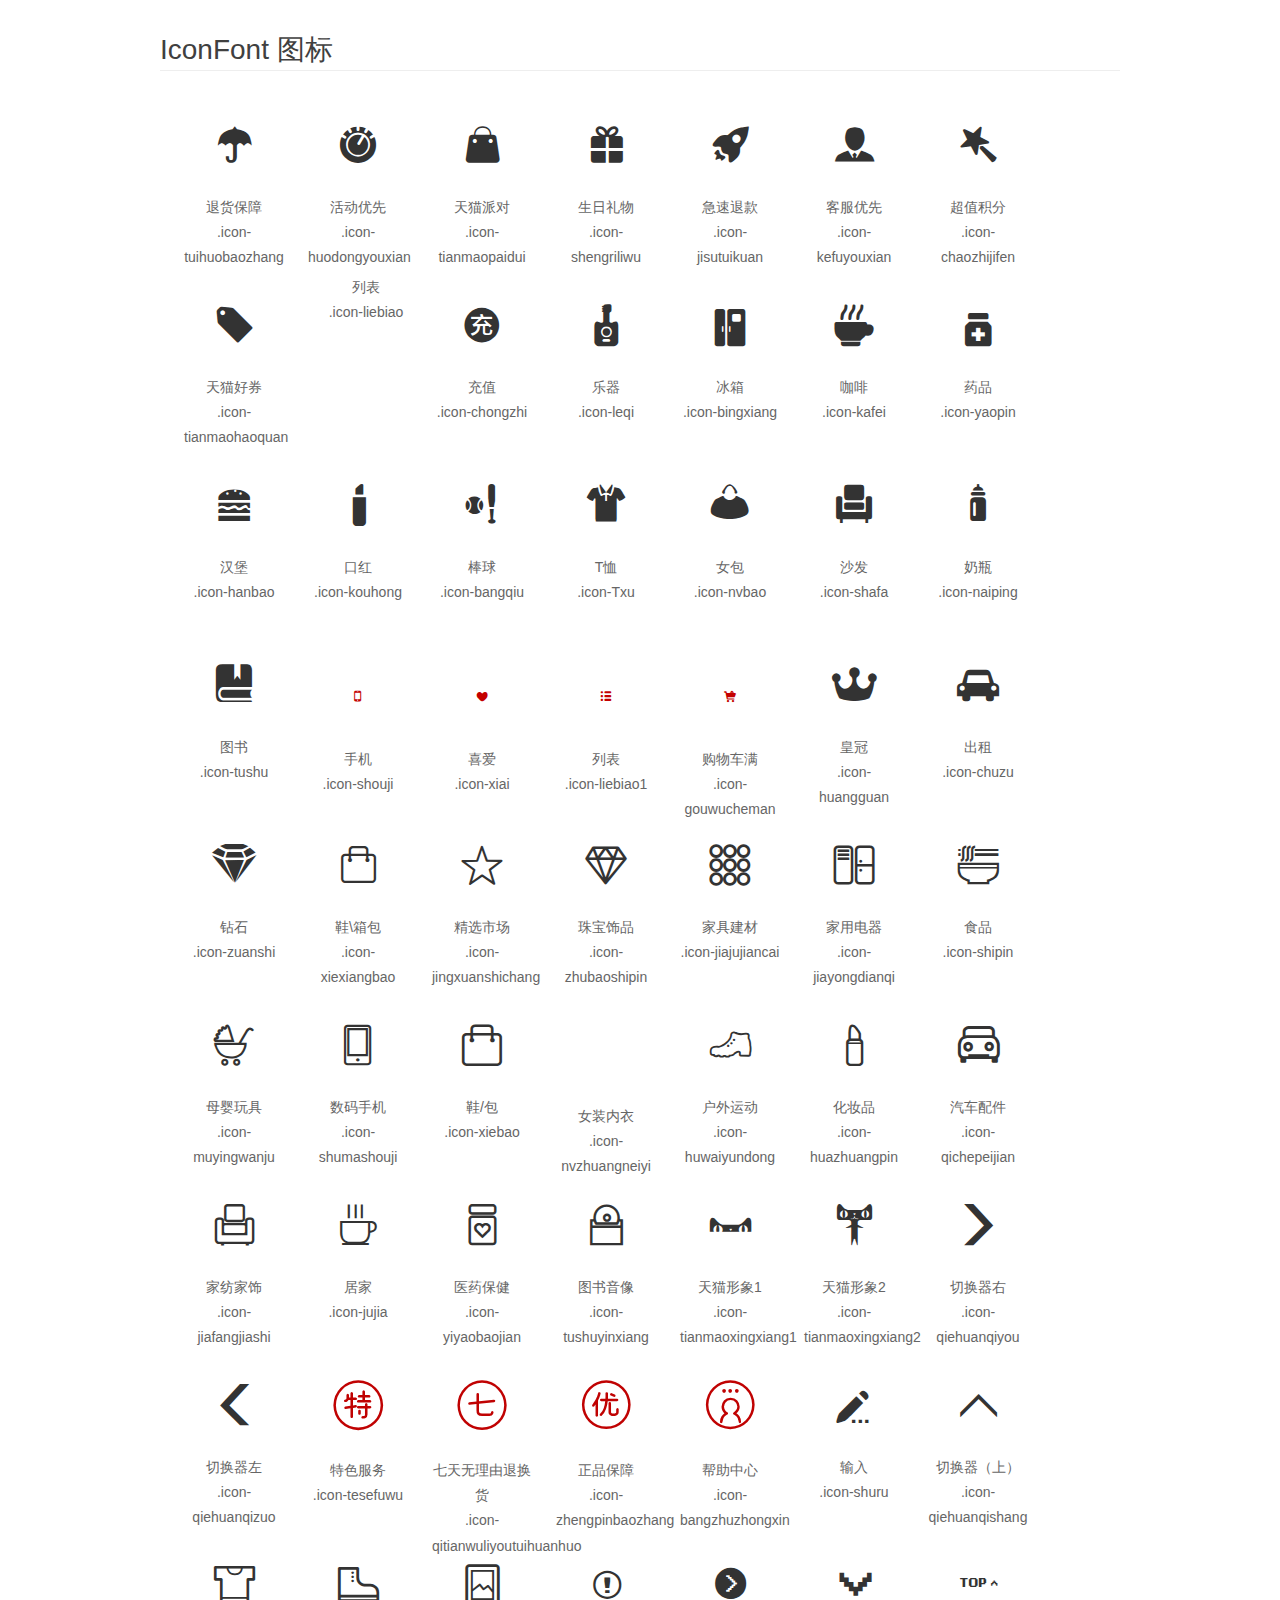
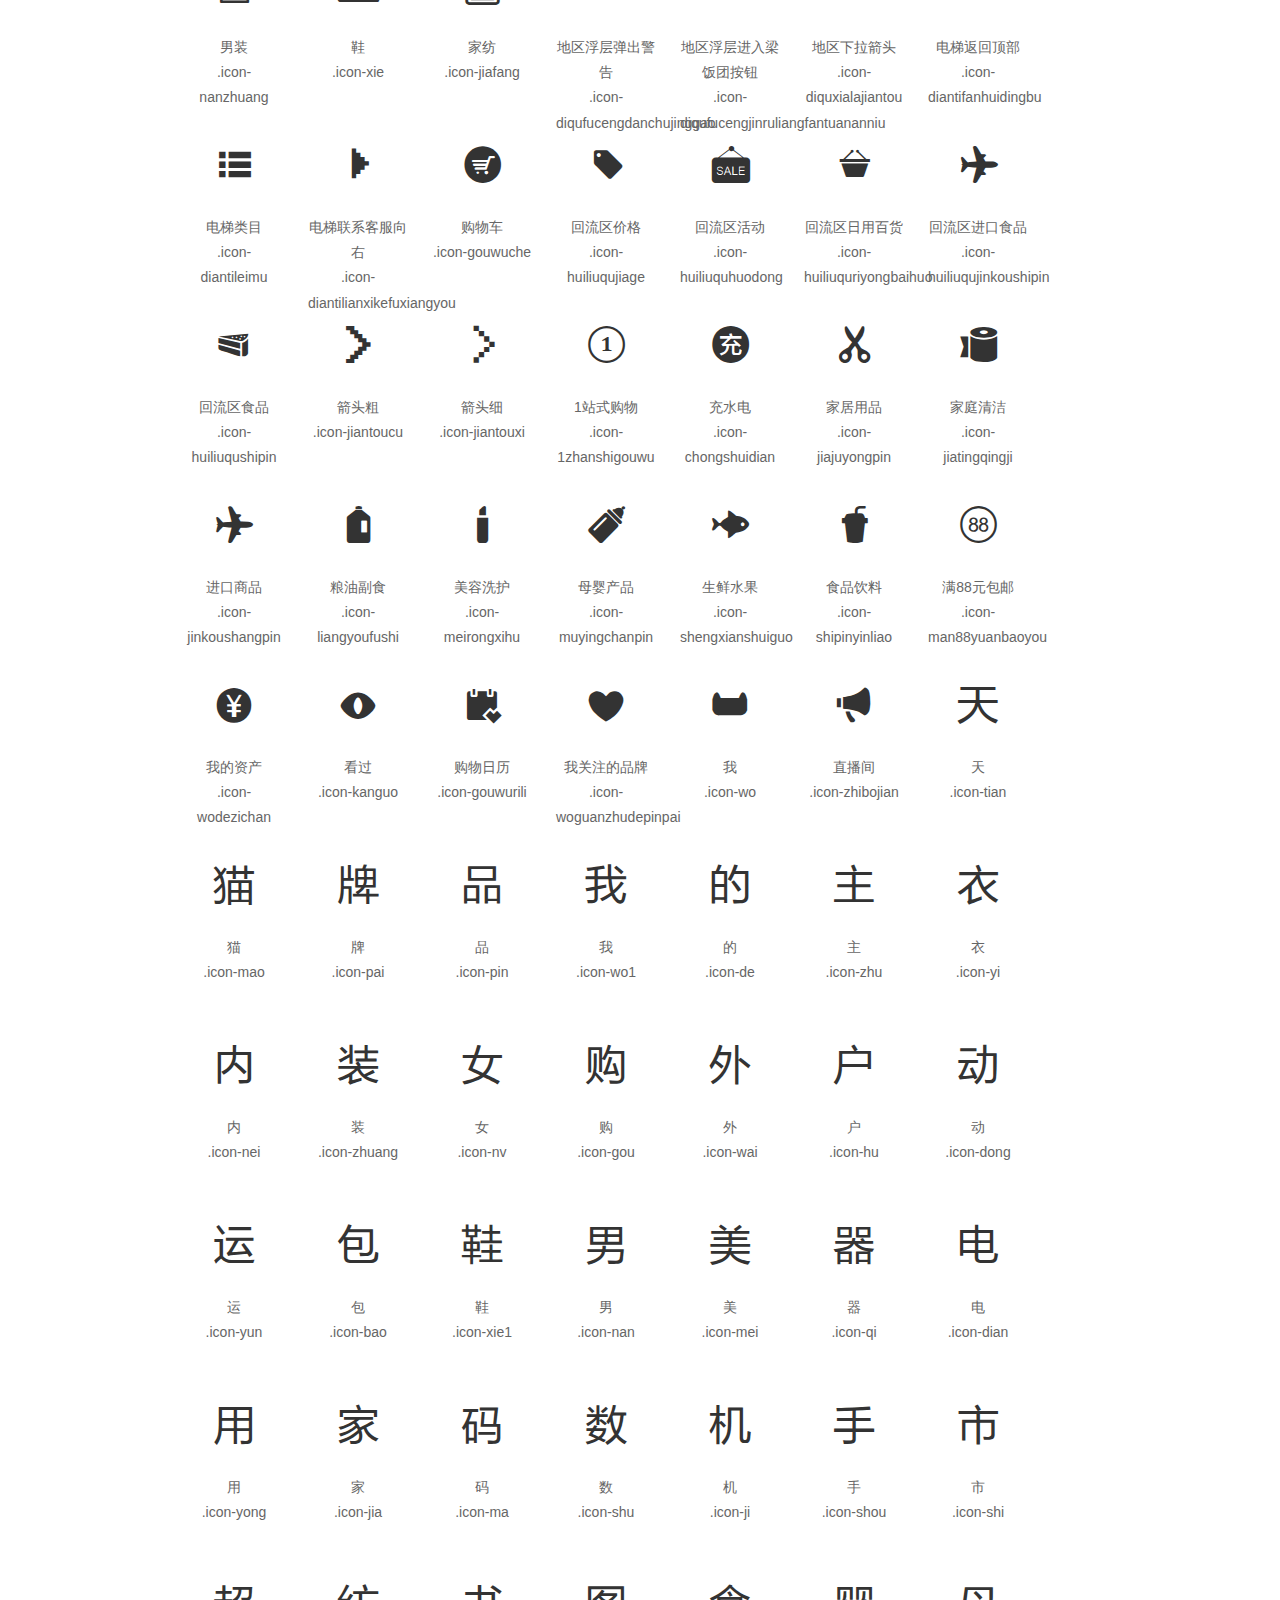
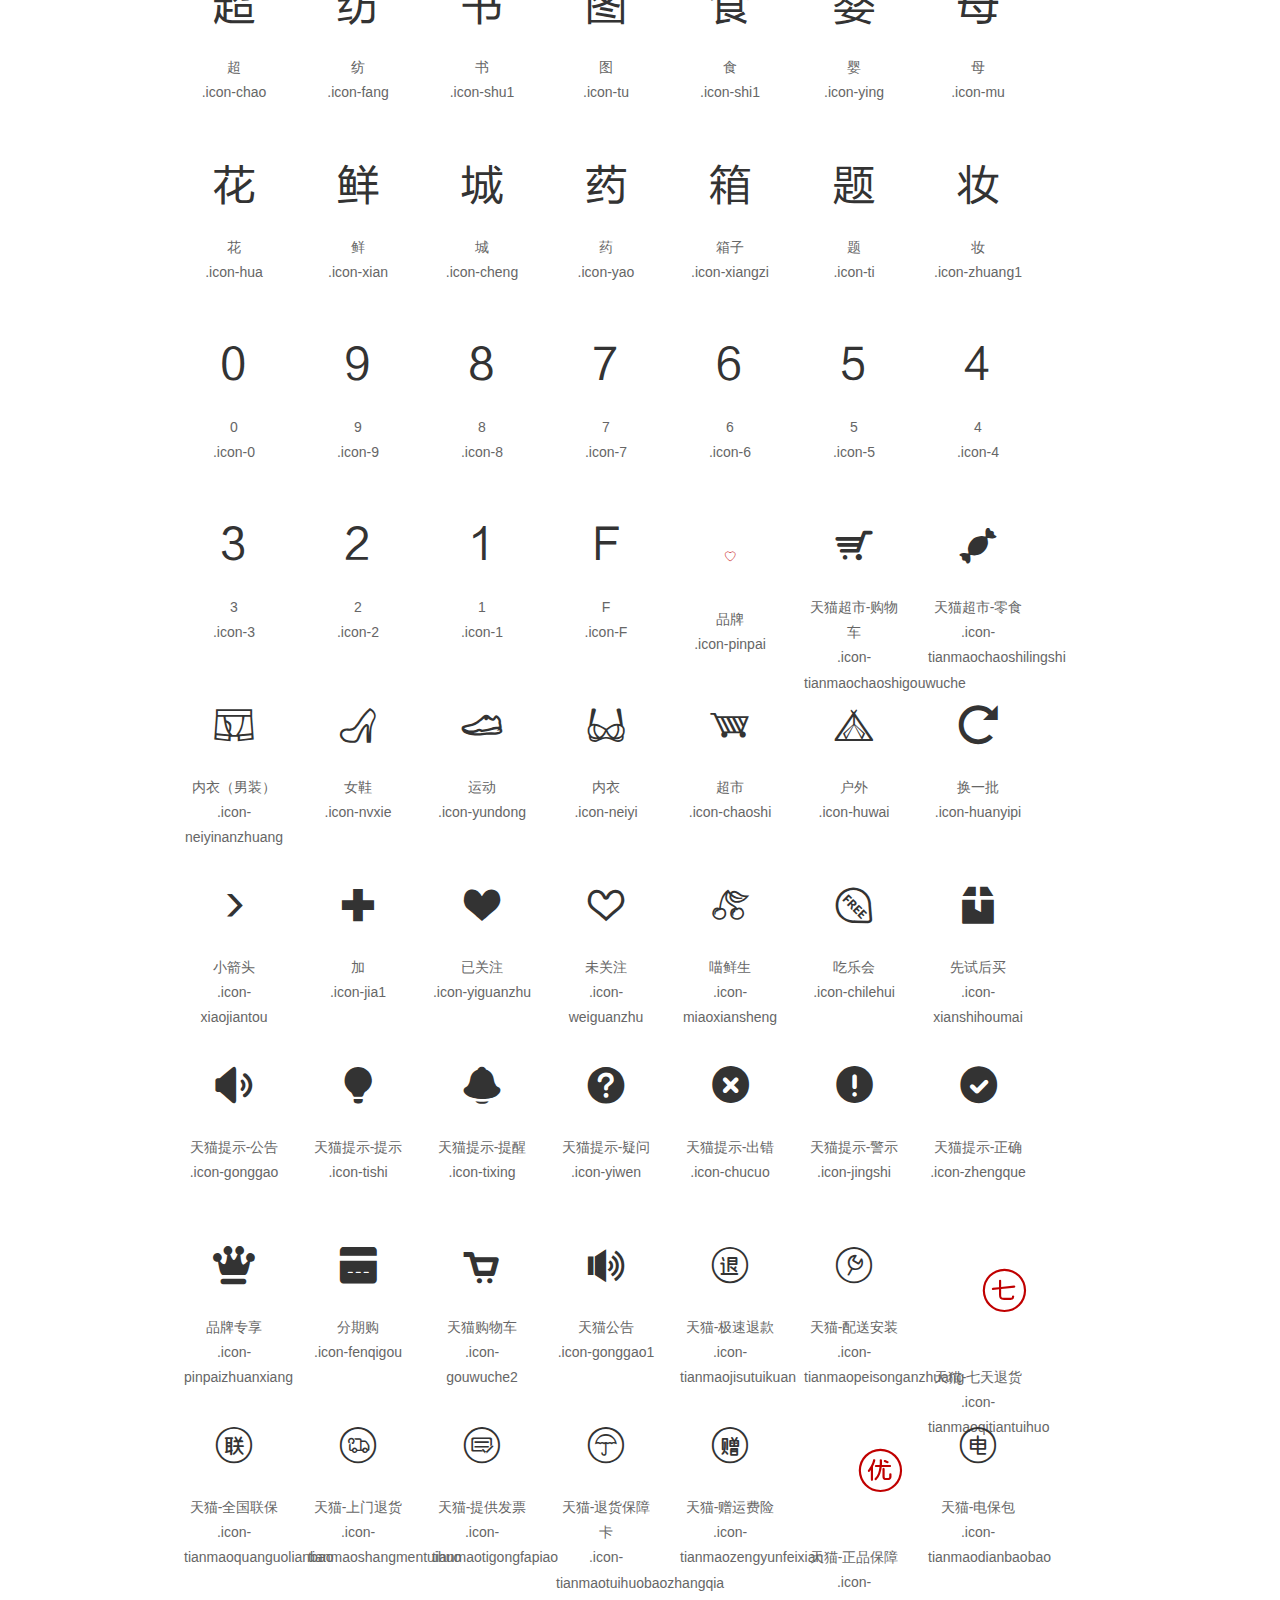
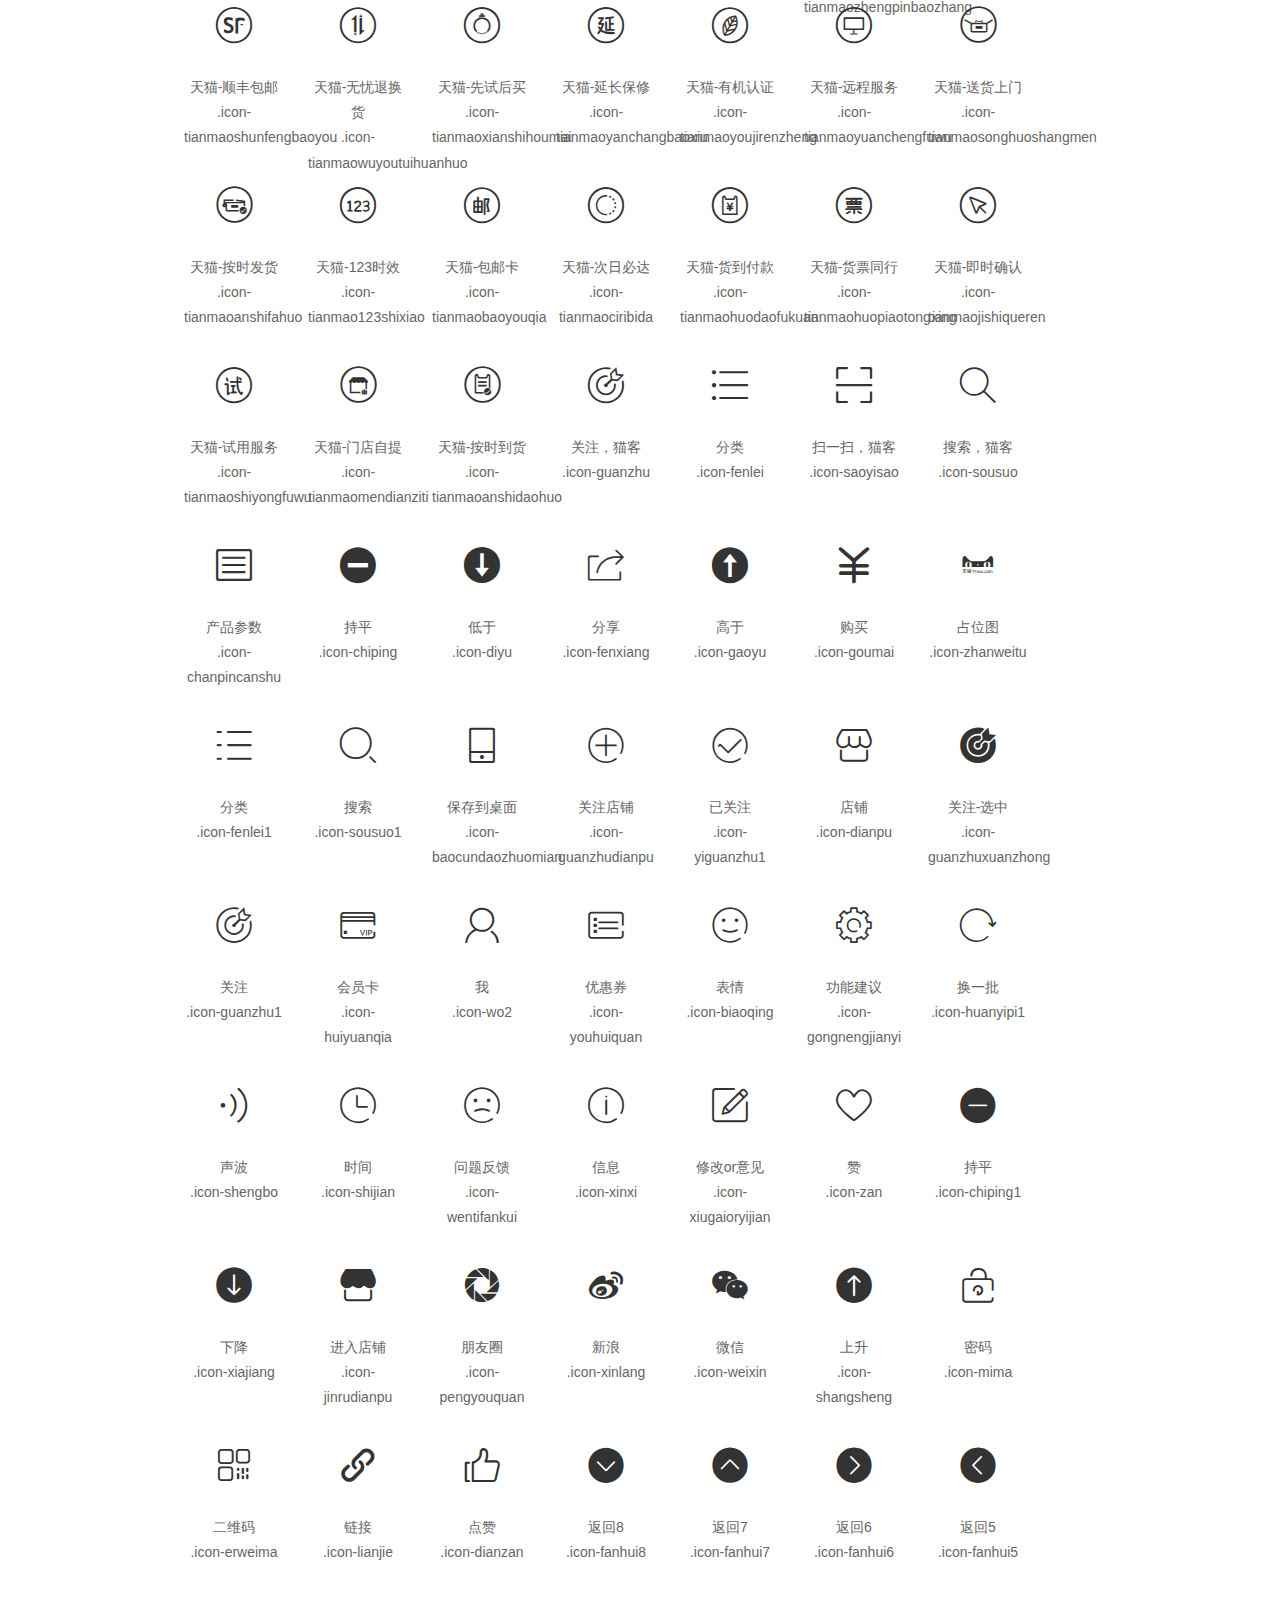
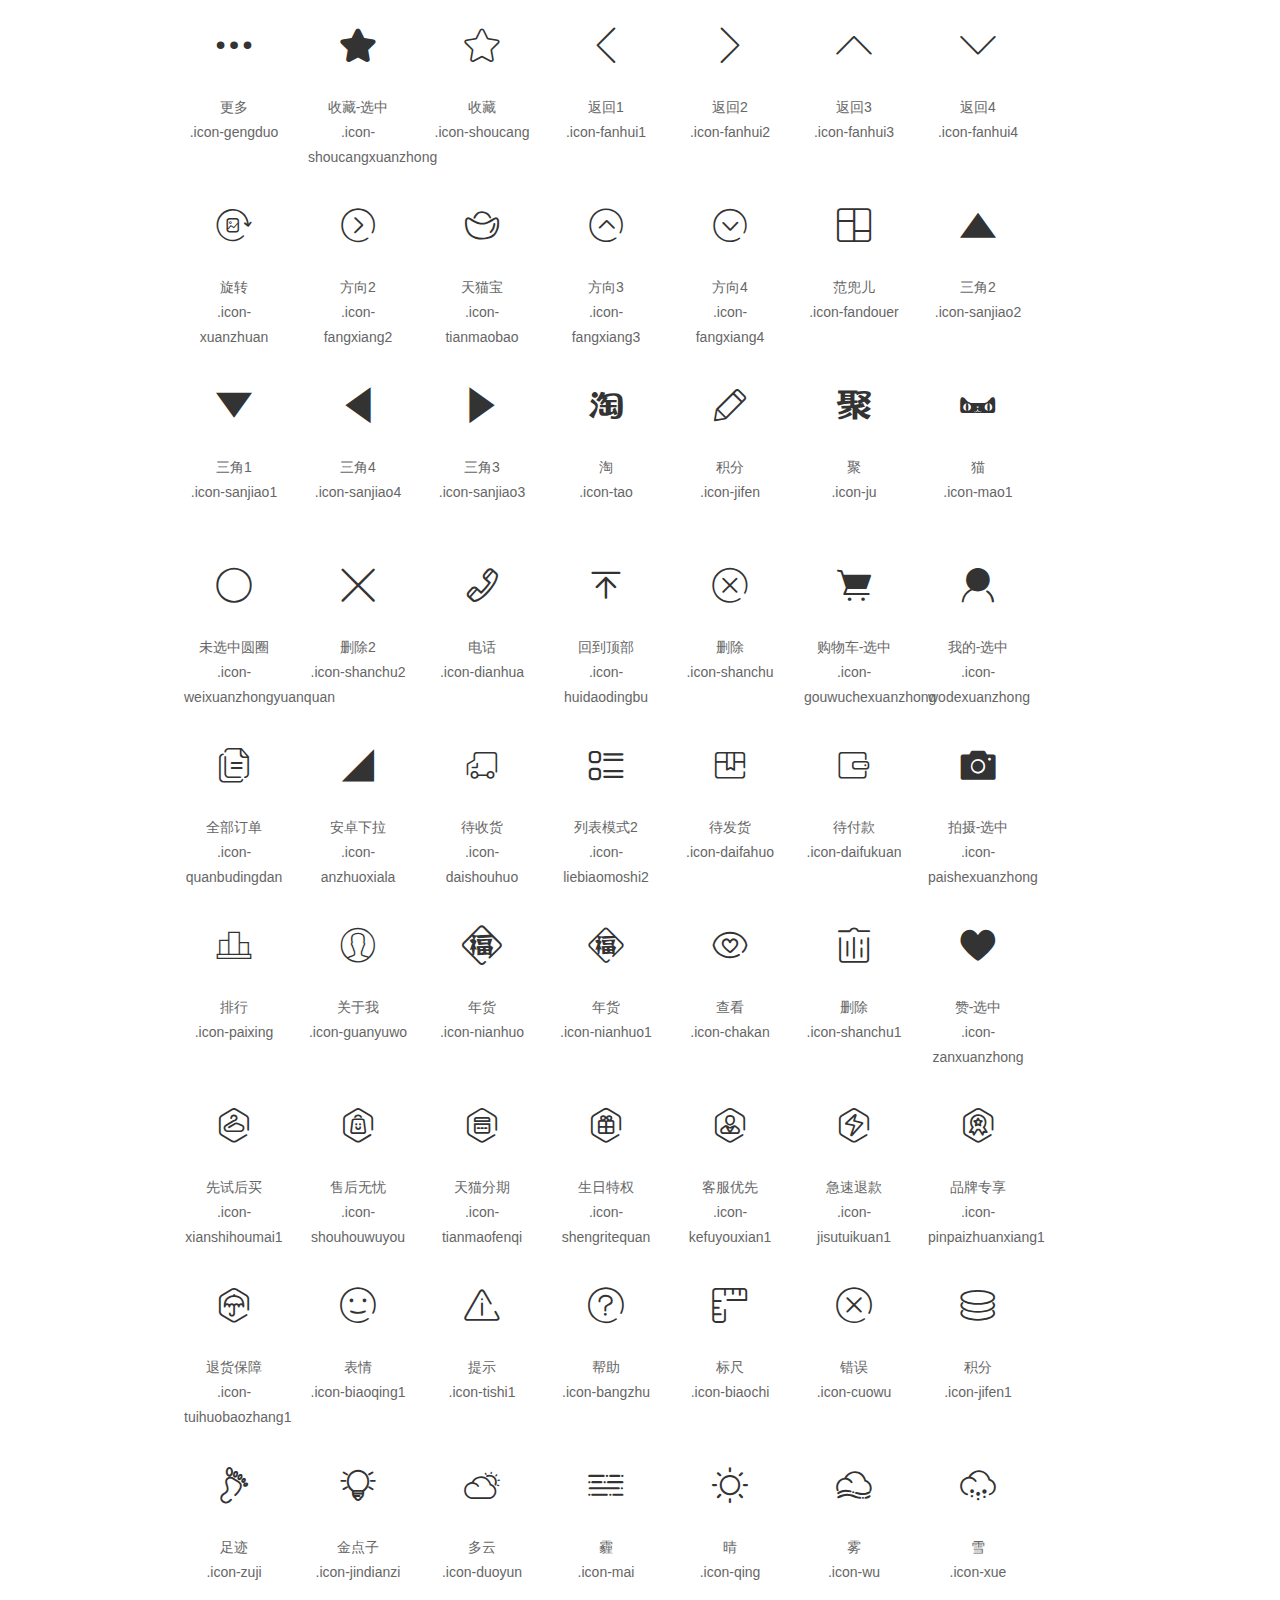
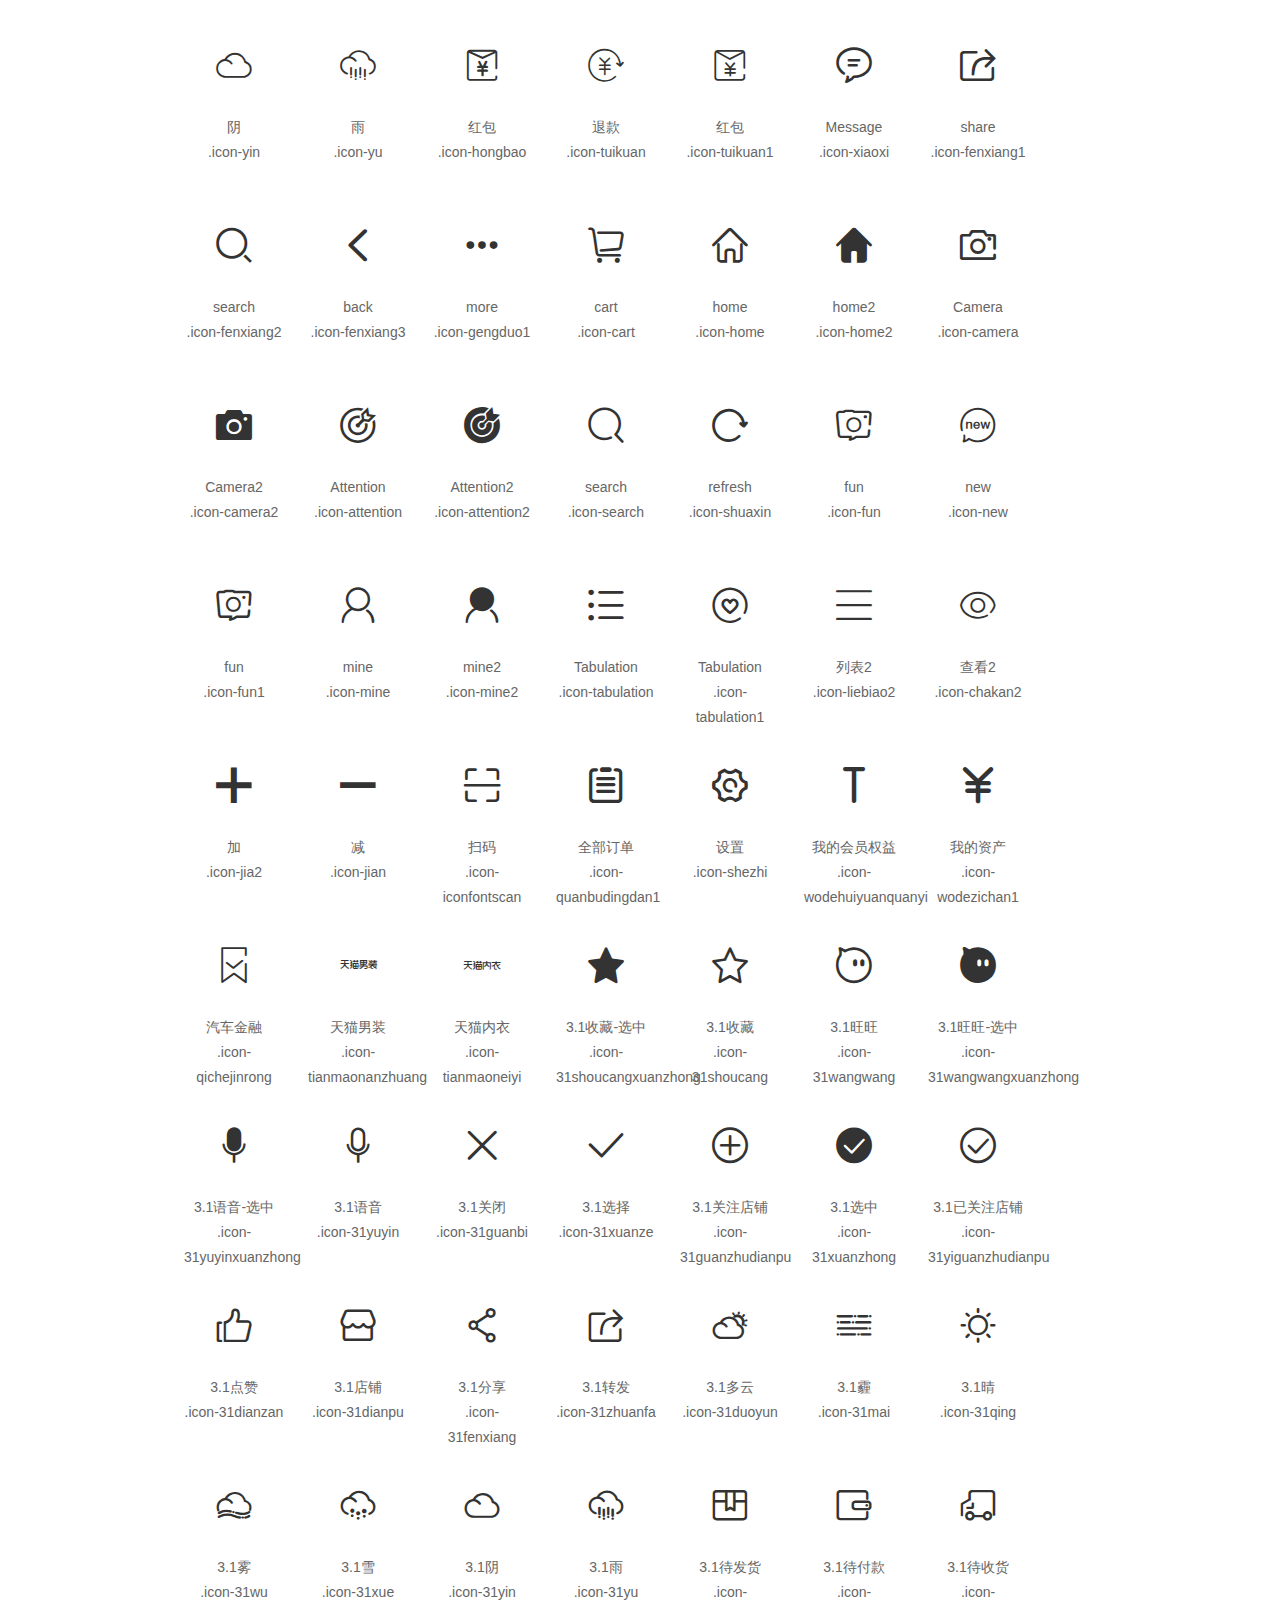
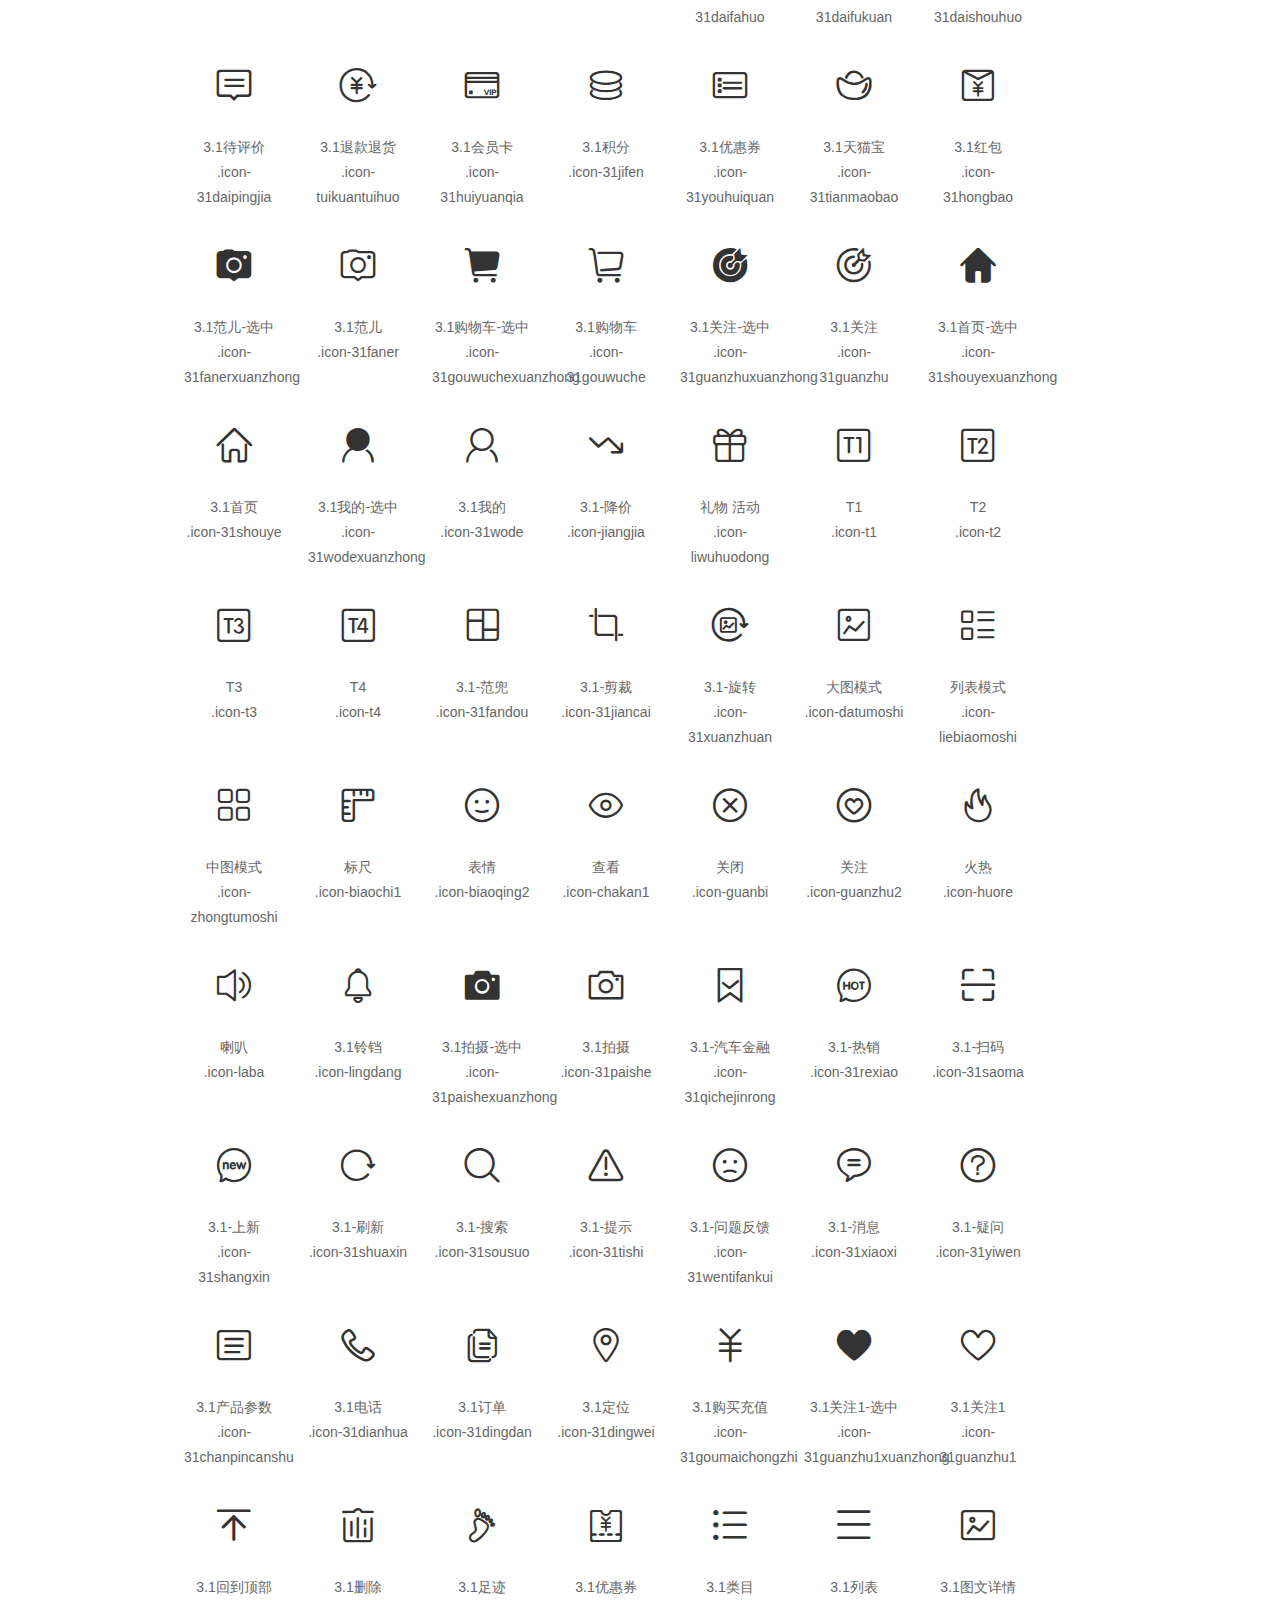
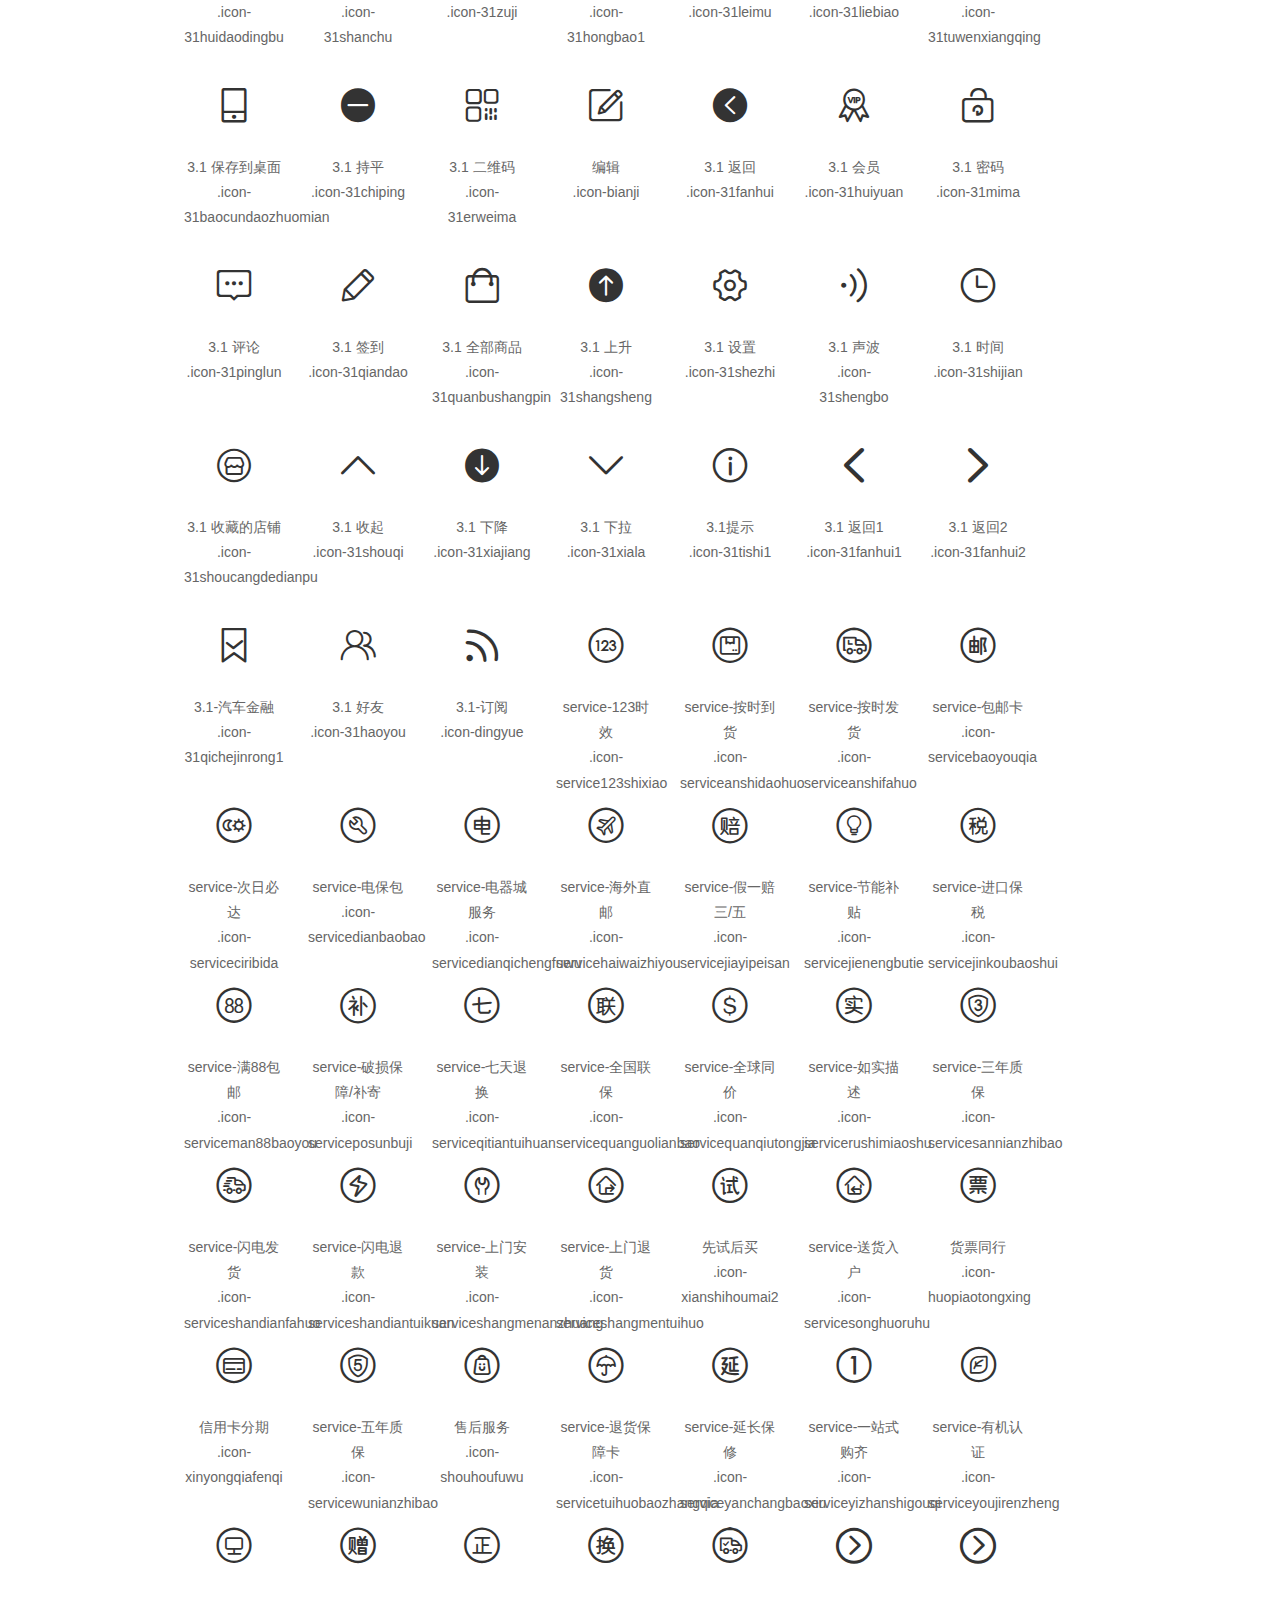
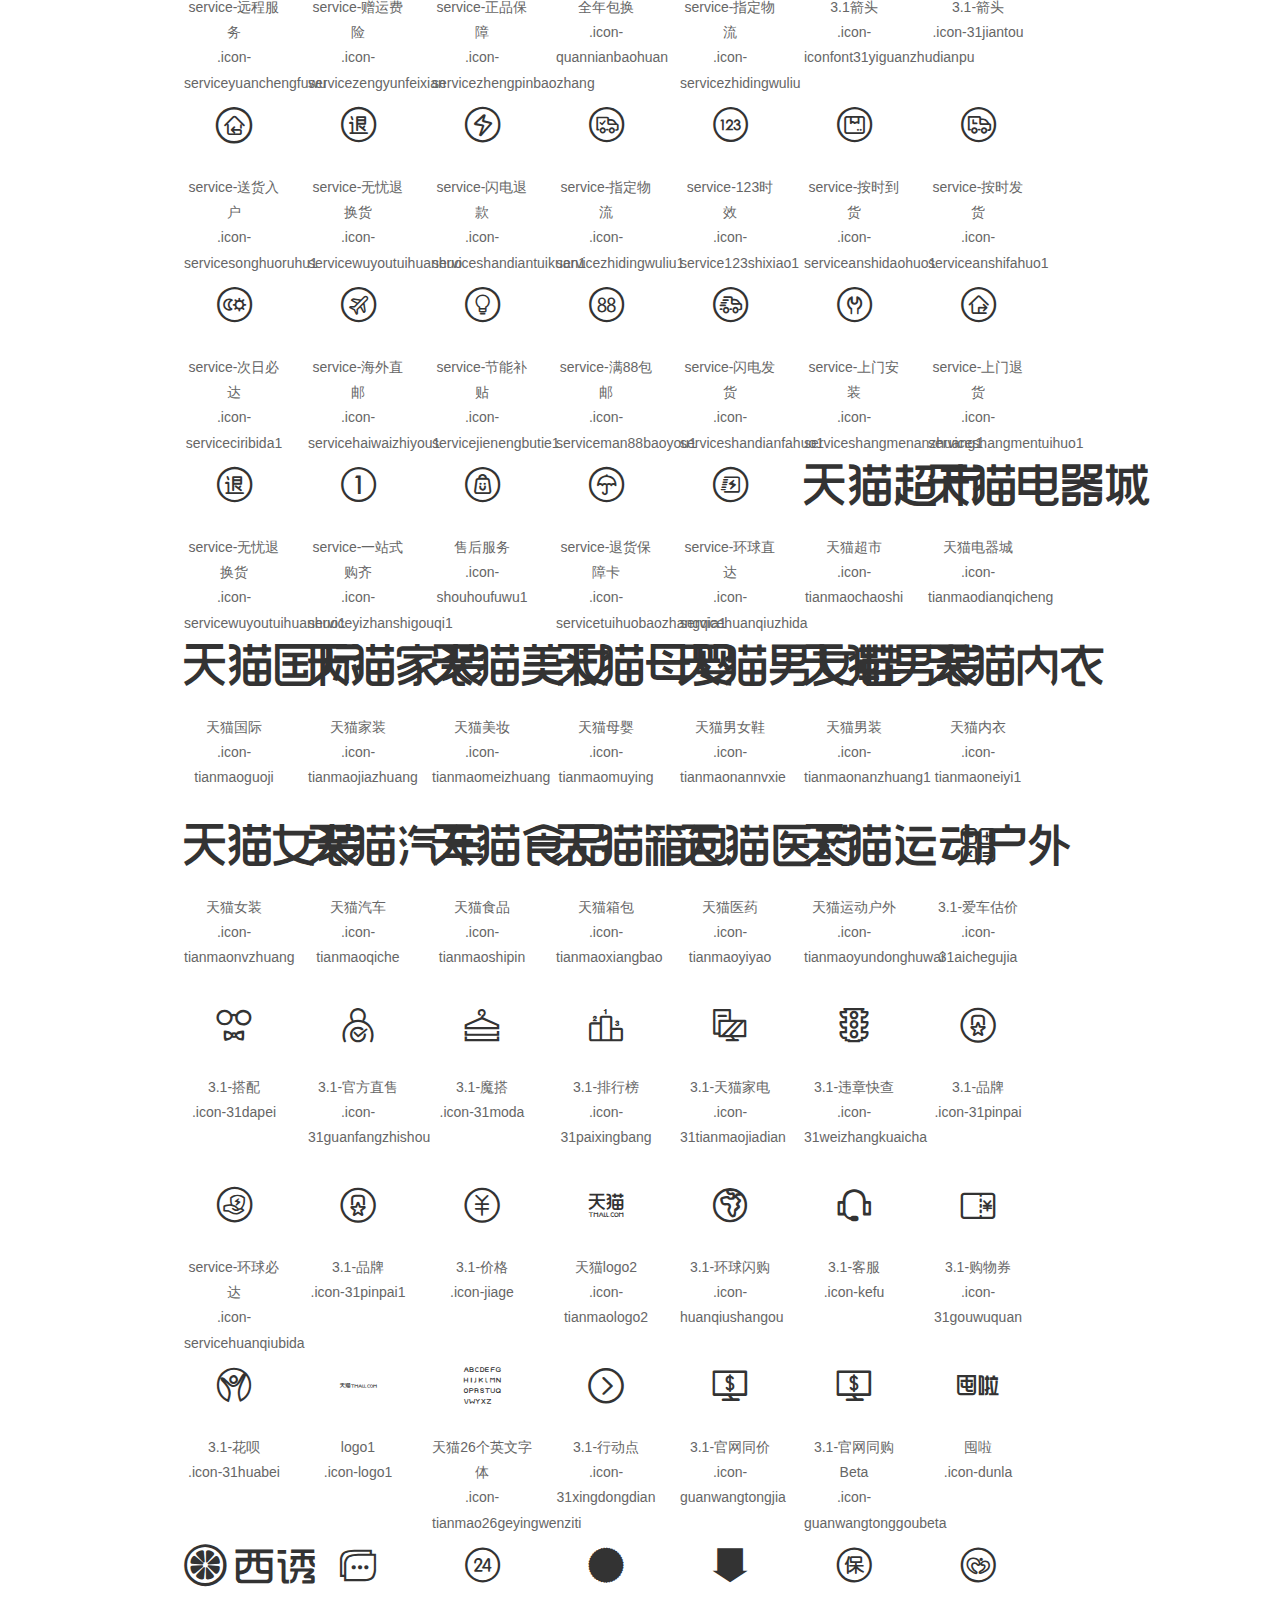
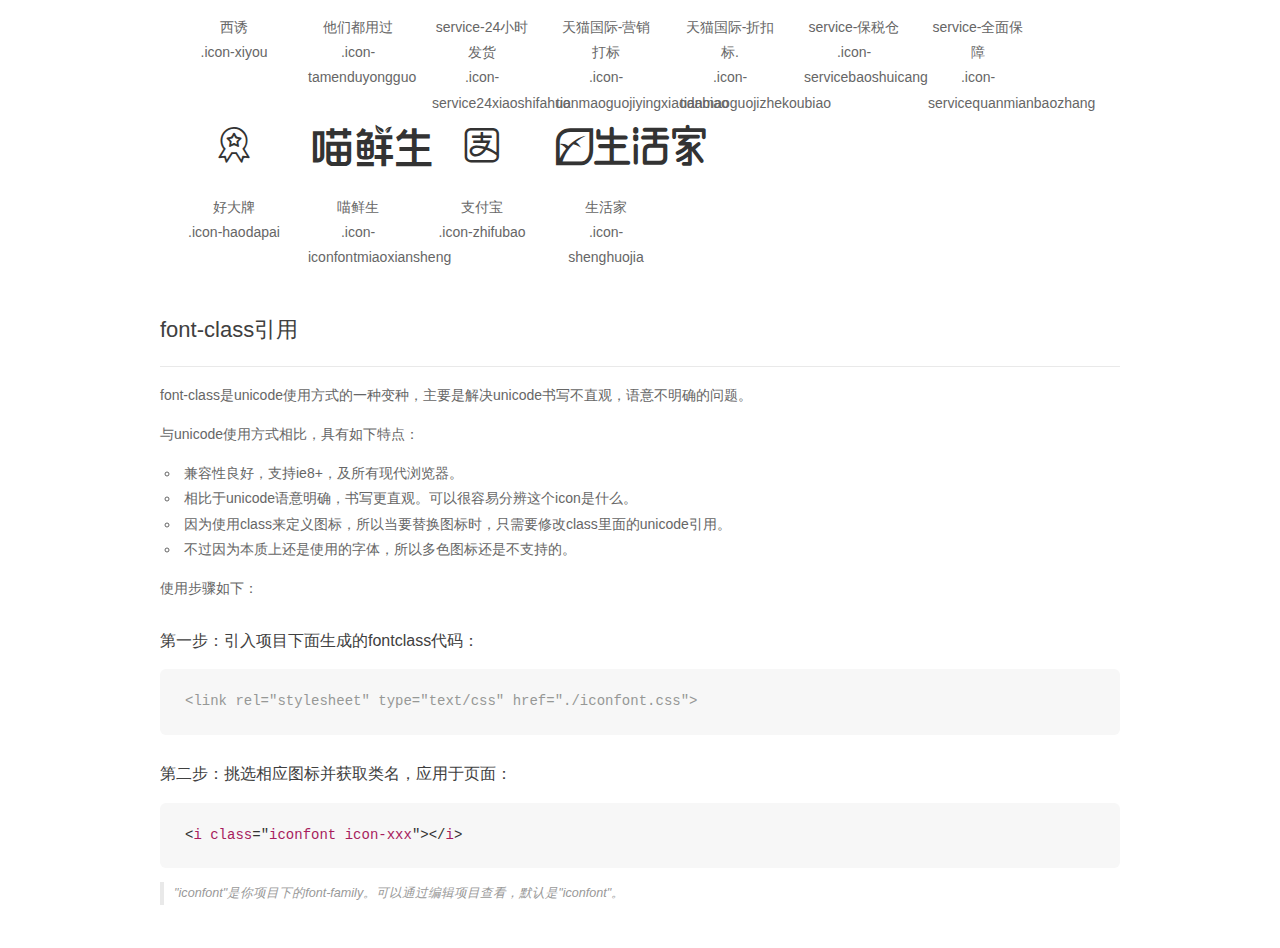
<file: tianmao/iconfont/demo_fontclass.html>
<!DOCTYPE html>
<html>
<head>
    <meta charset="utf-8"/>
    <title>IconFont</title>
    <link rel="stylesheet" href="demo.css">
    <link rel="stylesheet" href="iconfont.css">
</head>
<body>
    <div class="main markdown">
        <h1>IconFont 图标</h1>
        <ul class="icon_lists clear">
            
                <li>
                <i class="icon iconfont icon-tuihuobaozhang"></i>
                    <div class="name">退货保障</div>
                    <div class="fontclass">.icon-tuihuobaozhang</div>
                </li>
            
                <li>
                <i class="icon iconfont icon-huodongyouxian"></i>
                    <div class="name">活动优先</div>
                    <div class="fontclass">.icon-huodongyouxian</div>
                </li>
            
                <li>
                <i class="icon iconfont icon-tianmaopaidui"></i>
                    <div class="name">天猫派对</div>
                    <div class="fontclass">.icon-tianmaopaidui</div>
                </li>
            
                <li>
                <i class="icon iconfont icon-shengriliwu"></i>
                    <div class="name">生日礼物</div>
                    <div class="fontclass">.icon-shengriliwu</div>
                </li>
            
                <li>
                <i class="icon iconfont icon-jisutuikuan"></i>
                    <div class="name">急速退款</div>
                    <div class="fontclass">.icon-jisutuikuan</div>
                </li>
            
                <li>
                <i class="icon iconfont icon-kefuyouxian"></i>
                    <div class="name">客服优先</div>
                    <div class="fontclass">.icon-kefuyouxian</div>
                </li>
            
                <li>
                <i class="icon iconfont icon-chaozhijifen"></i>
                    <div class="name">超值积分</div>
                    <div class="fontclass">.icon-chaozhijifen</div>
                </li>
            
                <li>
                <i class="icon iconfont icon-tianmaohaoquan"></i>
                    <div class="name">天猫好券</div>
                    <div class="fontclass">.icon-tianmaohaoquan</div>
                </li>
            
                <li>
                <i class="icon iconfont icon-liebiao"></i>
                    <div class="name">列表</div>
                    <div class="fontclass">.icon-liebiao</div>
                </li>
            
                <li>
                <i class="icon iconfont icon-chongzhi"></i>
                    <div class="name">充值</div>
                    <div class="fontclass">.icon-chongzhi</div>
                </li>
            
                <li>
                <i class="icon iconfont icon-leqi"></i>
                    <div class="name">乐器</div>
                    <div class="fontclass">.icon-leqi</div>
                </li>
            
                <li>
                <i class="icon iconfont icon-bingxiang"></i>
                    <div class="name">冰箱</div>
                    <div class="fontclass">.icon-bingxiang</div>
                </li>
            
                <li>
                <i class="icon iconfont icon-kafei"></i>
                    <div class="name">咖啡</div>
                    <div class="fontclass">.icon-kafei</div>
                </li>
            
                <li>
                <i class="icon iconfont icon-yaopin"></i>
                    <div class="name">药品</div>
                    <div class="fontclass">.icon-yaopin</div>
                </li>
            
                <li>
                <i class="icon iconfont icon-hanbao"></i>
                    <div class="name">汉堡</div>
                    <div class="fontclass">.icon-hanbao</div>
                </li>
            
                <li>
                <i class="icon iconfont icon-kouhong"></i>
                    <div class="name">口红</div>
                    <div class="fontclass">.icon-kouhong</div>
                </li>
            
                <li>
                <i class="icon iconfont icon-bangqiu"></i>
                    <div class="name">棒球</div>
                    <div class="fontclass">.icon-bangqiu</div>
                </li>
            
                <li>
                <i class="icon iconfont icon-Txu"></i>
                    <div class="name">T恤</div>
                    <div class="fontclass">.icon-Txu</div>
                </li>
            
                <li>
                <i class="icon iconfont icon-nvbao"></i>
                    <div class="name">女包</div>
                    <div class="fontclass">.icon-nvbao</div>
                </li>
            
                <li>
                <i class="icon iconfont icon-shafa"></i>
                    <div class="name">沙发</div>
                    <div class="fontclass">.icon-shafa</div>
                </li>
            
                <li>
                <i class="icon iconfont icon-naiping"></i>
                    <div class="name">奶瓶</div>
                    <div class="fontclass">.icon-naiping</div>
                </li>
            
                <li>
                <i class="icon iconfont icon-tushu"></i>
                    <div class="name">图书</div>
                    <div class="fontclass">.icon-tushu</div>
                </li>
            
                <li>
                <i class="icon iconfont icon-shouji"></i>
                    <div class="name">手机</div>
                    <div class="fontclass">.icon-shouji</div>
                </li>
            
                <li>
                <i class="icon iconfont icon-xiai"></i>
                    <div class="name">喜爱</div>
                    <div class="fontclass">.icon-xiai</div>
                </li>
            
                <li>
                <i class="icon iconfont icon-liebiao1"></i>
                    <div class="name">列表</div>
                    <div class="fontclass">.icon-liebiao1</div>
                </li>
            
                <li>
                <i class="icon iconfont icon-gouwucheman"></i>
                    <div class="name">购物车满</div>
                    <div class="fontclass">.icon-gouwucheman</div>
                </li>
            
                <li>
                <i class="icon iconfont icon-huangguan"></i>
                    <div class="name">皇冠</div>
                    <div class="fontclass">.icon-huangguan</div>
                </li>
            
                <li>
                <i class="icon iconfont icon-chuzu"></i>
                    <div class="name">出租</div>
                    <div class="fontclass">.icon-chuzu</div>
                </li>
            
                <li>
                <i class="icon iconfont icon-zuanshi"></i>
                    <div class="name">钻石</div>
                    <div class="fontclass">.icon-zuanshi</div>
                </li>
            
                <li>
                <i class="icon iconfont icon-xiexiangbao"></i>
                    <div class="name">鞋\箱包</div>
                    <div class="fontclass">.icon-xiexiangbao</div>
                </li>
            
                <li>
                <i class="icon iconfont icon-jingxuanshichang"></i>
                    <div class="name">精选市场</div>
                    <div class="fontclass">.icon-jingxuanshichang</div>
                </li>
            
                <li>
                <i class="icon iconfont icon-zhubaoshipin"></i>
                    <div class="name">珠宝饰品</div>
                    <div class="fontclass">.icon-zhubaoshipin</div>
                </li>
            
                <li>
                <i class="icon iconfont icon-jiajujiancai"></i>
                    <div class="name">家具建材</div>
                    <div class="fontclass">.icon-jiajujiancai</div>
                </li>
            
                <li>
                <i class="icon iconfont icon-jiayongdianqi"></i>
                    <div class="name">家用电器</div>
                    <div class="fontclass">.icon-jiayongdianqi</div>
                </li>
            
                <li>
                <i class="icon iconfont icon-shipin"></i>
                    <div class="name">食品</div>
                    <div class="fontclass">.icon-shipin</div>
                </li>
            
                <li>
                <i class="icon iconfont icon-muyingwanju"></i>
                    <div class="name">母婴玩具</div>
                    <div class="fontclass">.icon-muyingwanju</div>
                </li>
            
                <li>
                <i class="icon iconfont icon-shumashouji"></i>
                    <div class="name">数码手机</div>
                    <div class="fontclass">.icon-shumashouji</div>
                </li>
            
                <li>
                <i class="icon iconfont icon-xiebao"></i>
                    <div class="name">鞋/包</div>
                    <div class="fontclass">.icon-xiebao</div>
                </li>
            
                <li>
                <i class="icon iconfont icon-nvzhuangneiyi"></i>
                    <div class="name">女装内衣</div>
                    <div class="fontclass">.icon-nvzhuangneiyi</div>
                </li>
            
                <li>
                <i class="icon iconfont icon-huwaiyundong"></i>
                    <div class="name">户外运动</div>
                    <div class="fontclass">.icon-huwaiyundong</div>
                </li>
            
                <li>
                <i class="icon iconfont icon-huazhuangpin"></i>
                    <div class="name">化妆品</div>
                    <div class="fontclass">.icon-huazhuangpin</div>
                </li>
            
                <li>
                <i class="icon iconfont icon-qichepeijian"></i>
                    <div class="name">汽车配件</div>
                    <div class="fontclass">.icon-qichepeijian</div>
                </li>
            
                <li>
                <i class="icon iconfont icon-jiafangjiashi"></i>
                    <div class="name">家纺家饰</div>
                    <div class="fontclass">.icon-jiafangjiashi</div>
                </li>
            
                <li>
                <i class="icon iconfont icon-jujia"></i>
                    <div class="name">居家</div>
                    <div class="fontclass">.icon-jujia</div>
                </li>
            
                <li>
                <i class="icon iconfont icon-yiyaobaojian"></i>
                    <div class="name">医药保健</div>
                    <div class="fontclass">.icon-yiyaobaojian</div>
                </li>
            
                <li>
                <i class="icon iconfont icon-tushuyinxiang"></i>
                    <div class="name">图书音像</div>
                    <div class="fontclass">.icon-tushuyinxiang</div>
                </li>
            
                <li>
                <i class="icon iconfont icon-tianmaoxingxiang1"></i>
                    <div class="name">天猫形象1</div>
                    <div class="fontclass">.icon-tianmaoxingxiang1</div>
                </li>
            
                <li>
                <i class="icon iconfont icon-tianmaoxingxiang2"></i>
                    <div class="name">天猫形象2</div>
                    <div class="fontclass">.icon-tianmaoxingxiang2</div>
                </li>
            
                <li>
                <i class="icon iconfont icon-qiehuanqiyou"></i>
                    <div class="name">切换器右</div>
                    <div class="fontclass">.icon-qiehuanqiyou</div>
                </li>
            
                <li>
                <i class="icon iconfont icon-qiehuanqizuo"></i>
                    <div class="name">切换器左</div>
                    <div class="fontclass">.icon-qiehuanqizuo</div>
                </li>
            
                <li>
                <i class="icon iconfont icon-tesefuwu"></i>
                    <div class="name">特色服务</div>
                    <div class="fontclass">.icon-tesefuwu</div>
                </li>
            
                <li>
                <i class="icon iconfont icon-qitianwuliyoutuihuanhuo"></i>
                    <div class="name">七天无理由退换货</div>
                    <div class="fontclass">.icon-qitianwuliyoutuihuanhuo</div>
                </li>
            
                <li>
                <i class="icon iconfont icon-zhengpinbaozhang"></i>
                    <div class="name">正品保障</div>
                    <div class="fontclass">.icon-zhengpinbaozhang</div>
                </li>
            
                <li>
                <i class="icon iconfont icon-bangzhuzhongxin"></i>
                    <div class="name">帮助中心</div>
                    <div class="fontclass">.icon-bangzhuzhongxin</div>
                </li>
            
                <li>
                <i class="icon iconfont icon-shuru"></i>
                    <div class="name">输入</div>
                    <div class="fontclass">.icon-shuru</div>
                </li>
            
                <li>
                <i class="icon iconfont icon-qiehuanqishang"></i>
                    <div class="name">切换器（上）</div>
                    <div class="fontclass">.icon-qiehuanqishang</div>
                </li>
            
                <li>
                <i class="icon iconfont icon-nanzhuang"></i>
                    <div class="name">男装</div>
                    <div class="fontclass">.icon-nanzhuang</div>
                </li>
            
                <li>
                <i class="icon iconfont icon-xie"></i>
                    <div class="name">鞋</div>
                    <div class="fontclass">.icon-xie</div>
                </li>
            
                <li>
                <i class="icon iconfont icon-jiafang"></i>
                    <div class="name">家纺</div>
                    <div class="fontclass">.icon-jiafang</div>
                </li>
            
                <li>
                <i class="icon iconfont icon-diqufucengdanchujinggao"></i>
                    <div class="name">地区浮层弹出警告</div>
                    <div class="fontclass">.icon-diqufucengdanchujinggao</div>
                </li>
            
                <li>
                <i class="icon iconfont icon-diqufucengjinruliangfantuananniu"></i>
                    <div class="name">地区浮层进入梁饭团按钮</div>
                    <div class="fontclass">.icon-diqufucengjinruliangfantuananniu</div>
                </li>
            
                <li>
                <i class="icon iconfont icon-diquxialajiantou"></i>
                    <div class="name">地区下拉箭头</div>
                    <div class="fontclass">.icon-diquxialajiantou</div>
                </li>
            
                <li>
                <i class="icon iconfont icon-diantifanhuidingbu"></i>
                    <div class="name">电梯返回顶部</div>
                    <div class="fontclass">.icon-diantifanhuidingbu</div>
                </li>
            
                <li>
                <i class="icon iconfont icon-diantileimu"></i>
                    <div class="name">电梯类目</div>
                    <div class="fontclass">.icon-diantileimu</div>
                </li>
            
                <li>
                <i class="icon iconfont icon-diantilianxikefuxiangyou"></i>
                    <div class="name">电梯联系客服向右</div>
                    <div class="fontclass">.icon-diantilianxikefuxiangyou</div>
                </li>
            
                <li>
                <i class="icon iconfont icon-gouwuche"></i>
                    <div class="name">购物车</div>
                    <div class="fontclass">.icon-gouwuche</div>
                </li>
            
                <li>
                <i class="icon iconfont icon-huiliuqujiage"></i>
                    <div class="name">回流区价格</div>
                    <div class="fontclass">.icon-huiliuqujiage</div>
                </li>
            
                <li>
                <i class="icon iconfont icon-huiliuquhuodong"></i>
                    <div class="name">回流区活动</div>
                    <div class="fontclass">.icon-huiliuquhuodong</div>
                </li>
            
                <li>
                <i class="icon iconfont icon-huiliuquriyongbaihuo"></i>
                    <div class="name">回流区日用百货</div>
                    <div class="fontclass">.icon-huiliuquriyongbaihuo</div>
                </li>
            
                <li>
                <i class="icon iconfont icon-huiliuqujinkoushipin"></i>
                    <div class="name">回流区进口食品</div>
                    <div class="fontclass">.icon-huiliuqujinkoushipin</div>
                </li>
            
                <li>
                <i class="icon iconfont icon-huiliuqushipin"></i>
                    <div class="name">回流区食品</div>
                    <div class="fontclass">.icon-huiliuqushipin</div>
                </li>
            
                <li>
                <i class="icon iconfont icon-jiantoucu"></i>
                    <div class="name">箭头粗</div>
                    <div class="fontclass">.icon-jiantoucu</div>
                </li>
            
                <li>
                <i class="icon iconfont icon-jiantouxi"></i>
                    <div class="name">箭头细</div>
                    <div class="fontclass">.icon-jiantouxi</div>
                </li>
            
                <li>
                <i class="icon iconfont icon-1zhanshigouwu"></i>
                    <div class="name">1站式购物</div>
                    <div class="fontclass">.icon-1zhanshigouwu</div>
                </li>
            
                <li>
                <i class="icon iconfont icon-chongshuidian"></i>
                    <div class="name">充水电</div>
                    <div class="fontclass">.icon-chongshuidian</div>
                </li>
            
                <li>
                <i class="icon iconfont icon-jiajuyongpin"></i>
                    <div class="name">家居用品</div>
                    <div class="fontclass">.icon-jiajuyongpin</div>
                </li>
            
                <li>
                <i class="icon iconfont icon-jiatingqingji"></i>
                    <div class="name">家庭清洁</div>
                    <div class="fontclass">.icon-jiatingqingji</div>
                </li>
            
                <li>
                <i class="icon iconfont icon-jinkoushangpin"></i>
                    <div class="name">进口商品</div>
                    <div class="fontclass">.icon-jinkoushangpin</div>
                </li>
            
                <li>
                <i class="icon iconfont icon-liangyoufushi"></i>
                    <div class="name">粮油副食</div>
                    <div class="fontclass">.icon-liangyoufushi</div>
                </li>
            
                <li>
                <i class="icon iconfont icon-meirongxihu"></i>
                    <div class="name">美容洗护</div>
                    <div class="fontclass">.icon-meirongxihu</div>
                </li>
            
                <li>
                <i class="icon iconfont icon-muyingchanpin"></i>
                    <div class="name">母婴产品</div>
                    <div class="fontclass">.icon-muyingchanpin</div>
                </li>
            
                <li>
                <i class="icon iconfont icon-shengxianshuiguo"></i>
                    <div class="name">生鲜水果</div>
                    <div class="fontclass">.icon-shengxianshuiguo</div>
                </li>
            
                <li>
                <i class="icon iconfont icon-shipinyinliao"></i>
                    <div class="name">食品饮料</div>
                    <div class="fontclass">.icon-shipinyinliao</div>
                </li>
            
                <li>
                <i class="icon iconfont icon-man88yuanbaoyou"></i>
                    <div class="name">满88元包邮</div>
                    <div class="fontclass">.icon-man88yuanbaoyou</div>
                </li>
            
                <li>
                <i class="icon iconfont icon-wodezichan"></i>
                    <div class="name">我的资产</div>
                    <div class="fontclass">.icon-wodezichan</div>
                </li>
            
                <li>
                <i class="icon iconfont icon-kanguo"></i>
                    <div class="name">看过</div>
                    <div class="fontclass">.icon-kanguo</div>
                </li>
            
                <li>
                <i class="icon iconfont icon-gouwurili"></i>
                    <div class="name">购物日历</div>
                    <div class="fontclass">.icon-gouwurili</div>
                </li>
            
                <li>
                <i class="icon iconfont icon-woguanzhudepinpai"></i>
                    <div class="name">我关注的品牌</div>
                    <div class="fontclass">.icon-woguanzhudepinpai</div>
                </li>
            
                <li>
                <i class="icon iconfont icon-wo"></i>
                    <div class="name">我</div>
                    <div class="fontclass">.icon-wo</div>
                </li>
            
                <li>
                <i class="icon iconfont icon-zhibojian"></i>
                    <div class="name">直播间</div>
                    <div class="fontclass">.icon-zhibojian</div>
                </li>
            
                <li>
                <i class="icon iconfont icon-tian"></i>
                    <div class="name">天</div>
                    <div class="fontclass">.icon-tian</div>
                </li>
            
                <li>
                <i class="icon iconfont icon-mao"></i>
                    <div class="name">猫</div>
                    <div class="fontclass">.icon-mao</div>
                </li>
            
                <li>
                <i class="icon iconfont icon-pai"></i>
                    <div class="name">牌</div>
                    <div class="fontclass">.icon-pai</div>
                </li>
            
                <li>
                <i class="icon iconfont icon-pin"></i>
                    <div class="name">品</div>
                    <div class="fontclass">.icon-pin</div>
                </li>
            
                <li>
                <i class="icon iconfont icon-wo1"></i>
                    <div class="name">我</div>
                    <div class="fontclass">.icon-wo1</div>
                </li>
            
                <li>
                <i class="icon iconfont icon-de"></i>
                    <div class="name">的</div>
                    <div class="fontclass">.icon-de</div>
                </li>
            
                <li>
                <i class="icon iconfont icon-zhu"></i>
                    <div class="name">主</div>
                    <div class="fontclass">.icon-zhu</div>
                </li>
            
                <li>
                <i class="icon iconfont icon-yi"></i>
                    <div class="name">衣</div>
                    <div class="fontclass">.icon-yi</div>
                </li>
            
                <li>
                <i class="icon iconfont icon-nei"></i>
                    <div class="name">内</div>
                    <div class="fontclass">.icon-nei</div>
                </li>
            
                <li>
                <i class="icon iconfont icon-zhuang"></i>
                    <div class="name">装</div>
                    <div class="fontclass">.icon-zhuang</div>
                </li>
            
                <li>
                <i class="icon iconfont icon-nv"></i>
                    <div class="name">女</div>
                    <div class="fontclass">.icon-nv</div>
                </li>
            
                <li>
                <i class="icon iconfont icon-gou"></i>
                    <div class="name">购</div>
                    <div class="fontclass">.icon-gou</div>
                </li>
            
                <li>
                <i class="icon iconfont icon-wai"></i>
                    <div class="name">外</div>
                    <div class="fontclass">.icon-wai</div>
                </li>
            
                <li>
                <i class="icon iconfont icon-hu"></i>
                    <div class="name">户</div>
                    <div class="fontclass">.icon-hu</div>
                </li>
            
                <li>
                <i class="icon iconfont icon-dong"></i>
                    <div class="name">动</div>
                    <div class="fontclass">.icon-dong</div>
                </li>
            
                <li>
                <i class="icon iconfont icon-yun"></i>
                    <div class="name">运</div>
                    <div class="fontclass">.icon-yun</div>
                </li>
            
                <li>
                <i class="icon iconfont icon-bao"></i>
                    <div class="name">包</div>
                    <div class="fontclass">.icon-bao</div>
                </li>
            
                <li>
                <i class="icon iconfont icon-xie1"></i>
                    <div class="name">鞋</div>
                    <div class="fontclass">.icon-xie1</div>
                </li>
            
                <li>
                <i class="icon iconfont icon-nan"></i>
                    <div class="name">男</div>
                    <div class="fontclass">.icon-nan</div>
                </li>
            
                <li>
                <i class="icon iconfont icon-mei"></i>
                    <div class="name">美</div>
                    <div class="fontclass">.icon-mei</div>
                </li>
            
                <li>
                <i class="icon iconfont icon-qi"></i>
                    <div class="name">器</div>
                    <div class="fontclass">.icon-qi</div>
                </li>
            
                <li>
                <i class="icon iconfont icon-dian"></i>
                    <div class="name">电</div>
                    <div class="fontclass">.icon-dian</div>
                </li>
            
                <li>
                <i class="icon iconfont icon-yong"></i>
                    <div class="name">用</div>
                    <div class="fontclass">.icon-yong</div>
                </li>
            
                <li>
                <i class="icon iconfont icon-jia"></i>
                    <div class="name">家</div>
                    <div class="fontclass">.icon-jia</div>
                </li>
            
                <li>
                <i class="icon iconfont icon-ma"></i>
                    <div class="name">码</div>
                    <div class="fontclass">.icon-ma</div>
                </li>
            
                <li>
                <i class="icon iconfont icon-shu"></i>
                    <div class="name">数</div>
                    <div class="fontclass">.icon-shu</div>
                </li>
            
                <li>
                <i class="icon iconfont icon-ji"></i>
                    <div class="name">机</div>
                    <div class="fontclass">.icon-ji</div>
                </li>
            
                <li>
                <i class="icon iconfont icon-shou"></i>
                    <div class="name">手</div>
                    <div class="fontclass">.icon-shou</div>
                </li>
            
                <li>
                <i class="icon iconfont icon-shi"></i>
                    <div class="name">市</div>
                    <div class="fontclass">.icon-shi</div>
                </li>
            
                <li>
                <i class="icon iconfont icon-chao"></i>
                    <div class="name">超</div>
                    <div class="fontclass">.icon-chao</div>
                </li>
            
                <li>
                <i class="icon iconfont icon-fang"></i>
                    <div class="name">纺</div>
                    <div class="fontclass">.icon-fang</div>
                </li>
            
                <li>
                <i class="icon iconfont icon-shu1"></i>
                    <div class="name">书</div>
                    <div class="fontclass">.icon-shu1</div>
                </li>
            
                <li>
                <i class="icon iconfont icon-tu"></i>
                    <div class="name">图</div>
                    <div class="fontclass">.icon-tu</div>
                </li>
            
                <li>
                <i class="icon iconfont icon-shi1"></i>
                    <div class="name">食</div>
                    <div class="fontclass">.icon-shi1</div>
                </li>
            
                <li>
                <i class="icon iconfont icon-ying"></i>
                    <div class="name">婴</div>
                    <div class="fontclass">.icon-ying</div>
                </li>
            
                <li>
                <i class="icon iconfont icon-mu"></i>
                    <div class="name">母</div>
                    <div class="fontclass">.icon-mu</div>
                </li>
            
                <li>
                <i class="icon iconfont icon-hua"></i>
                    <div class="name">花</div>
                    <div class="fontclass">.icon-hua</div>
                </li>
            
                <li>
                <i class="icon iconfont icon-xian"></i>
                    <div class="name">鲜</div>
                    <div class="fontclass">.icon-xian</div>
                </li>
            
                <li>
                <i class="icon iconfont icon-cheng"></i>
                    <div class="name">城</div>
                    <div class="fontclass">.icon-cheng</div>
                </li>
            
                <li>
                <i class="icon iconfont icon-yao"></i>
                    <div class="name">药</div>
                    <div class="fontclass">.icon-yao</div>
                </li>
            
                <li>
                <i class="icon iconfont icon-xiangzi"></i>
                    <div class="name">箱子</div>
                    <div class="fontclass">.icon-xiangzi</div>
                </li>
            
                <li>
                <i class="icon iconfont icon-ti"></i>
                    <div class="name">题</div>
                    <div class="fontclass">.icon-ti</div>
                </li>
            
                <li>
                <i class="icon iconfont icon-zhuang1"></i>
                    <div class="name">妆</div>
                    <div class="fontclass">.icon-zhuang1</div>
                </li>
            
                <li>
                <i class="icon iconfont icon-0"></i>
                    <div class="name">0</div>
                    <div class="fontclass">.icon-0</div>
                </li>
            
                <li>
                <i class="icon iconfont icon-9"></i>
                    <div class="name">9</div>
                    <div class="fontclass">.icon-9</div>
                </li>
            
                <li>
                <i class="icon iconfont icon-8"></i>
                    <div class="name">8</div>
                    <div class="fontclass">.icon-8</div>
                </li>
            
                <li>
                <i class="icon iconfont icon-7"></i>
                    <div class="name">7</div>
                    <div class="fontclass">.icon-7</div>
                </li>
            
                <li>
                <i class="icon iconfont icon-6"></i>
                    <div class="name">6</div>
                    <div class="fontclass">.icon-6</div>
                </li>
            
                <li>
                <i class="icon iconfont icon-5"></i>
                    <div class="name">5</div>
                    <div class="fontclass">.icon-5</div>
                </li>
            
                <li>
                <i class="icon iconfont icon-4"></i>
                    <div class="name">4</div>
                    <div class="fontclass">.icon-4</div>
                </li>
            
                <li>
                <i class="icon iconfont icon-3"></i>
                    <div class="name">3</div>
                    <div class="fontclass">.icon-3</div>
                </li>
            
                <li>
                <i class="icon iconfont icon-2"></i>
                    <div class="name">2</div>
                    <div class="fontclass">.icon-2</div>
                </li>
            
                <li>
                <i class="icon iconfont icon-1"></i>
                    <div class="name">1</div>
                    <div class="fontclass">.icon-1</div>
                </li>
            
                <li>
                <i class="icon iconfont icon-F"></i>
                    <div class="name">F</div>
                    <div class="fontclass">.icon-F</div>
                </li>
            
                <li>
                <i class="icon iconfont icon-pinpai"></i>
                    <div class="name">品牌</div>
                    <div class="fontclass">.icon-pinpai</div>
                </li>
            
                <li>
                <i class="icon iconfont icon-tianmaochaoshigouwuche"></i>
                    <div class="name">天猫超市-购物车</div>
                    <div class="fontclass">.icon-tianmaochaoshigouwuche</div>
                </li>
            
                <li>
                <i class="icon iconfont icon-tianmaochaoshilingshi"></i>
                    <div class="name">天猫超市-零食</div>
                    <div class="fontclass">.icon-tianmaochaoshilingshi</div>
                </li>
            
                <li>
                <i class="icon iconfont icon-neiyinanzhuang"></i>
                    <div class="name">内衣（男装）</div>
                    <div class="fontclass">.icon-neiyinanzhuang</div>
                </li>
            
                <li>
                <i class="icon iconfont icon-nvxie"></i>
                    <div class="name">女鞋</div>
                    <div class="fontclass">.icon-nvxie</div>
                </li>
            
                <li>
                <i class="icon iconfont icon-yundong"></i>
                    <div class="name">运动</div>
                    <div class="fontclass">.icon-yundong</div>
                </li>
            
                <li>
                <i class="icon iconfont icon-neiyi"></i>
                    <div class="name">内衣</div>
                    <div class="fontclass">.icon-neiyi</div>
                </li>
            
                <li>
                <i class="icon iconfont icon-chaoshi"></i>
                    <div class="name">超市</div>
                    <div class="fontclass">.icon-chaoshi</div>
                </li>
            
                <li>
                <i class="icon iconfont icon-huwai"></i>
                    <div class="name">户外</div>
                    <div class="fontclass">.icon-huwai</div>
                </li>
            
                <li>
                <i class="icon iconfont icon-huanyipi"></i>
                    <div class="name">换一批</div>
                    <div class="fontclass">.icon-huanyipi</div>
                </li>
            
                <li>
                <i class="icon iconfont icon-xiaojiantou"></i>
                    <div class="name">小箭头</div>
                    <div class="fontclass">.icon-xiaojiantou</div>
                </li>
            
                <li>
                <i class="icon iconfont icon-jia1"></i>
                    <div class="name">加</div>
                    <div class="fontclass">.icon-jia1</div>
                </li>
            
                <li>
                <i class="icon iconfont icon-yiguanzhu"></i>
                    <div class="name">已关注</div>
                    <div class="fontclass">.icon-yiguanzhu</div>
                </li>
            
                <li>
                <i class="icon iconfont icon-weiguanzhu"></i>
                    <div class="name">未关注</div>
                    <div class="fontclass">.icon-weiguanzhu</div>
                </li>
            
                <li>
                <i class="icon iconfont icon-miaoxiansheng"></i>
                    <div class="name">喵鲜生</div>
                    <div class="fontclass">.icon-miaoxiansheng</div>
                </li>
            
                <li>
                <i class="icon iconfont icon-chilehui"></i>
                    <div class="name">吃乐会</div>
                    <div class="fontclass">.icon-chilehui</div>
                </li>
            
                <li>
                <i class="icon iconfont icon-xianshihoumai"></i>
                    <div class="name">先试后买</div>
                    <div class="fontclass">.icon-xianshihoumai</div>
                </li>
            
                <li>
                <i class="icon iconfont icon-gonggao"></i>
                    <div class="name">天猫提示-公告</div>
                    <div class="fontclass">.icon-gonggao</div>
                </li>
            
                <li>
                <i class="icon iconfont icon-tishi"></i>
                    <div class="name">天猫提示-提示</div>
                    <div class="fontclass">.icon-tishi</div>
                </li>
            
                <li>
                <i class="icon iconfont icon-tixing"></i>
                    <div class="name">天猫提示-提醒</div>
                    <div class="fontclass">.icon-tixing</div>
                </li>
            
                <li>
                <i class="icon iconfont icon-yiwen"></i>
                    <div class="name">天猫提示-疑问</div>
                    <div class="fontclass">.icon-yiwen</div>
                </li>
            
                <li>
                <i class="icon iconfont icon-chucuo"></i>
                    <div class="name">天猫提示-出错</div>
                    <div class="fontclass">.icon-chucuo</div>
                </li>
            
                <li>
                <i class="icon iconfont icon-jingshi"></i>
                    <div class="name">天猫提示-警示</div>
                    <div class="fontclass">.icon-jingshi</div>
                </li>
            
                <li>
                <i class="icon iconfont icon-zhengque"></i>
                    <div class="name">天猫提示-正确</div>
                    <div class="fontclass">.icon-zhengque</div>
                </li>
            
                <li>
                <i class="icon iconfont icon-pinpaizhuanxiang"></i>
                    <div class="name">品牌专享</div>
                    <div class="fontclass">.icon-pinpaizhuanxiang</div>
                </li>
            
                <li>
                <i class="icon iconfont icon-fenqigou"></i>
                    <div class="name">分期购</div>
                    <div class="fontclass">.icon-fenqigou</div>
                </li>
            
                <li>
                <i class="icon iconfont icon-gouwuche2"></i>
                    <div class="name">天猫购物车 </div>
                    <div class="fontclass">.icon-gouwuche2</div>
                </li>
            
                <li>
                <i class="icon iconfont icon-gonggao1"></i>
                    <div class="name">天猫公告</div>
                    <div class="fontclass">.icon-gonggao1</div>
                </li>
            
                <li>
                <i class="icon iconfont icon-tianmaojisutuikuan"></i>
                    <div class="name">天猫-极速退款</div>
                    <div class="fontclass">.icon-tianmaojisutuikuan</div>
                </li>
            
                <li>
                <i class="icon iconfont icon-tianmaopeisonganzhuang"></i>
                    <div class="name">天猫-配送安装</div>
                    <div class="fontclass">.icon-tianmaopeisonganzhuang</div>
                </li>
            
                <li>
                <i class="icon iconfont icon-tianmaoqitiantuihuo"></i>
                    <div class="name">天猫-七天退货</div>
                    <div class="fontclass">.icon-tianmaoqitiantuihuo</div>
                </li>
            
                <li>
                <i class="icon iconfont icon-tianmaoquanguolianbao"></i>
                    <div class="name">天猫-全国联保</div>
                    <div class="fontclass">.icon-tianmaoquanguolianbao</div>
                </li>
            
                <li>
                <i class="icon iconfont icon-tianmaoshangmentuihuo"></i>
                    <div class="name">天猫-上门退货</div>
                    <div class="fontclass">.icon-tianmaoshangmentuihuo</div>
                </li>
            
                <li>
                <i class="icon iconfont icon-tianmaotigongfapiao"></i>
                    <div class="name">天猫-提供发票</div>
                    <div class="fontclass">.icon-tianmaotigongfapiao</div>
                </li>
            
                <li>
                <i class="icon iconfont icon-tianmaotuihuobaozhangqia"></i>
                    <div class="name">天猫-退货保障卡</div>
                    <div class="fontclass">.icon-tianmaotuihuobaozhangqia</div>
                </li>
            
                <li>
                <i class="icon iconfont icon-tianmaozengyunfeixian"></i>
                    <div class="name">天猫-赠运费险</div>
                    <div class="fontclass">.icon-tianmaozengyunfeixian</div>
                </li>
            
                <li>
                <i class="icon iconfont icon-tianmaozhengpinbaozhang"></i>
                    <div class="name">天猫-正品保障</div>
                    <div class="fontclass">.icon-tianmaozhengpinbaozhang</div>
                </li>
            
                <li>
                <i class="icon iconfont icon-tianmaodianbaobao"></i>
                    <div class="name">天猫-电保包</div>
                    <div class="fontclass">.icon-tianmaodianbaobao</div>
                </li>
            
                <li>
                <i class="icon iconfont icon-tianmaoshunfengbaoyou"></i>
                    <div class="name">天猫-顺丰包邮</div>
                    <div class="fontclass">.icon-tianmaoshunfengbaoyou</div>
                </li>
            
                <li>
                <i class="icon iconfont icon-tianmaowuyoutuihuanhuo"></i>
                    <div class="name">天猫-无忧退换货</div>
                    <div class="fontclass">.icon-tianmaowuyoutuihuanhuo</div>
                </li>
            
                <li>
                <i class="icon iconfont icon-tianmaoxianshihoumai"></i>
                    <div class="name">天猫-先试后买</div>
                    <div class="fontclass">.icon-tianmaoxianshihoumai</div>
                </li>
            
                <li>
                <i class="icon iconfont icon-tianmaoyanchangbaoxiu"></i>
                    <div class="name">天猫-延长保修</div>
                    <div class="fontclass">.icon-tianmaoyanchangbaoxiu</div>
                </li>
            
                <li>
                <i class="icon iconfont icon-tianmaoyoujirenzheng"></i>
                    <div class="name">天猫-有机认证</div>
                    <div class="fontclass">.icon-tianmaoyoujirenzheng</div>
                </li>
            
                <li>
                <i class="icon iconfont icon-tianmaoyuanchengfuwu"></i>
                    <div class="name">天猫-远程服务</div>
                    <div class="fontclass">.icon-tianmaoyuanchengfuwu</div>
                </li>
            
                <li>
                <i class="icon iconfont icon-tianmaosonghuoshangmen"></i>
                    <div class="name">天猫-送货上门</div>
                    <div class="fontclass">.icon-tianmaosonghuoshangmen</div>
                </li>
            
                <li>
                <i class="icon iconfont icon-tianmaoanshifahuo"></i>
                    <div class="name">天猫-按时发货</div>
                    <div class="fontclass">.icon-tianmaoanshifahuo</div>
                </li>
            
                <li>
                <i class="icon iconfont icon-tianmao123shixiao"></i>
                    <div class="name">天猫-123时效</div>
                    <div class="fontclass">.icon-tianmao123shixiao</div>
                </li>
            
                <li>
                <i class="icon iconfont icon-tianmaobaoyouqia"></i>
                    <div class="name">天猫-包邮卡</div>
                    <div class="fontclass">.icon-tianmaobaoyouqia</div>
                </li>
            
                <li>
                <i class="icon iconfont icon-tianmaociribida"></i>
                    <div class="name">天猫-次日必达</div>
                    <div class="fontclass">.icon-tianmaociribida</div>
                </li>
            
                <li>
                <i class="icon iconfont icon-tianmaohuodaofukuan"></i>
                    <div class="name">天猫-货到付款</div>
                    <div class="fontclass">.icon-tianmaohuodaofukuan</div>
                </li>
            
                <li>
                <i class="icon iconfont icon-tianmaohuopiaotongxing"></i>
                    <div class="name">天猫-货票同行</div>
                    <div class="fontclass">.icon-tianmaohuopiaotongxing</div>
                </li>
            
                <li>
                <i class="icon iconfont icon-tianmaojishiqueren"></i>
                    <div class="name">天猫-即时确认</div>
                    <div class="fontclass">.icon-tianmaojishiqueren</div>
                </li>
            
                <li>
                <i class="icon iconfont icon-tianmaoshiyongfuwu"></i>
                    <div class="name">天猫-试用服务</div>
                    <div class="fontclass">.icon-tianmaoshiyongfuwu</div>
                </li>
            
                <li>
                <i class="icon iconfont icon-tianmaomendianziti"></i>
                    <div class="name">天猫-门店自提</div>
                    <div class="fontclass">.icon-tianmaomendianziti</div>
                </li>
            
                <li>
                <i class="icon iconfont icon-tianmaoanshidaohuo"></i>
                    <div class="name">天猫-按时到货</div>
                    <div class="fontclass">.icon-tianmaoanshidaohuo</div>
                </li>
            
                <li>
                <i class="icon iconfont icon-guanzhu"></i>
                    <div class="name">关注，猫客</div>
                    <div class="fontclass">.icon-guanzhu</div>
                </li>
            
                <li>
                <i class="icon iconfont icon-fenlei"></i>
                    <div class="name">分类</div>
                    <div class="fontclass">.icon-fenlei</div>
                </li>
            
                <li>
                <i class="icon iconfont icon-saoyisao"></i>
                    <div class="name">扫一扫，猫客</div>
                    <div class="fontclass">.icon-saoyisao</div>
                </li>
            
                <li>
                <i class="icon iconfont icon-sousuo"></i>
                    <div class="name">搜索，猫客</div>
                    <div class="fontclass">.icon-sousuo</div>
                </li>
            
                <li>
                <i class="icon iconfont icon-chanpincanshu"></i>
                    <div class="name">产品参数</div>
                    <div class="fontclass">.icon-chanpincanshu</div>
                </li>
            
                <li>
                <i class="icon iconfont icon-chiping"></i>
                    <div class="name">持平</div>
                    <div class="fontclass">.icon-chiping</div>
                </li>
            
                <li>
                <i class="icon iconfont icon-diyu"></i>
                    <div class="name">低于</div>
                    <div class="fontclass">.icon-diyu</div>
                </li>
            
                <li>
                <i class="icon iconfont icon-fenxiang"></i>
                    <div class="name">分享</div>
                    <div class="fontclass">.icon-fenxiang</div>
                </li>
            
                <li>
                <i class="icon iconfont icon-gaoyu"></i>
                    <div class="name">高于</div>
                    <div class="fontclass">.icon-gaoyu</div>
                </li>
            
                <li>
                <i class="icon iconfont icon-goumai"></i>
                    <div class="name">购买</div>
                    <div class="fontclass">.icon-goumai</div>
                </li>
            
                <li>
                <i class="icon iconfont icon-zhanweitu"></i>
                    <div class="name">占位图</div>
                    <div class="fontclass">.icon-zhanweitu</div>
                </li>
            
                <li>
                <i class="icon iconfont icon-fenlei1"></i>
                    <div class="name">分类</div>
                    <div class="fontclass">.icon-fenlei1</div>
                </li>
            
                <li>
                <i class="icon iconfont icon-sousuo1"></i>
                    <div class="name">搜索</div>
                    <div class="fontclass">.icon-sousuo1</div>
                </li>
            
                <li>
                <i class="icon iconfont icon-baocundaozhuomian"></i>
                    <div class="name">保存到桌面</div>
                    <div class="fontclass">.icon-baocundaozhuomian</div>
                </li>
            
                <li>
                <i class="icon iconfont icon-guanzhudianpu"></i>
                    <div class="name">关注店铺</div>
                    <div class="fontclass">.icon-guanzhudianpu</div>
                </li>
            
                <li>
                <i class="icon iconfont icon-yiguanzhu1"></i>
                    <div class="name">已关注</div>
                    <div class="fontclass">.icon-yiguanzhu1</div>
                </li>
            
                <li>
                <i class="icon iconfont icon-dianpu"></i>
                    <div class="name">店铺</div>
                    <div class="fontclass">.icon-dianpu</div>
                </li>
            
                <li>
                <i class="icon iconfont icon-guanzhuxuanzhong"></i>
                    <div class="name">关注-选中</div>
                    <div class="fontclass">.icon-guanzhuxuanzhong</div>
                </li>
            
                <li>
                <i class="icon iconfont icon-guanzhu1"></i>
                    <div class="name">关注</div>
                    <div class="fontclass">.icon-guanzhu1</div>
                </li>
            
                <li>
                <i class="icon iconfont icon-huiyuanqia"></i>
                    <div class="name">会员卡</div>
                    <div class="fontclass">.icon-huiyuanqia</div>
                </li>
            
                <li>
                <i class="icon iconfont icon-wo2"></i>
                    <div class="name">我</div>
                    <div class="fontclass">.icon-wo2</div>
                </li>
            
                <li>
                <i class="icon iconfont icon-youhuiquan"></i>
                    <div class="name">优惠券</div>
                    <div class="fontclass">.icon-youhuiquan</div>
                </li>
            
                <li>
                <i class="icon iconfont icon-biaoqing"></i>
                    <div class="name">表情</div>
                    <div class="fontclass">.icon-biaoqing</div>
                </li>
            
                <li>
                <i class="icon iconfont icon-gongnengjianyi"></i>
                    <div class="name">功能建议</div>
                    <div class="fontclass">.icon-gongnengjianyi</div>
                </li>
            
                <li>
                <i class="icon iconfont icon-huanyipi1"></i>
                    <div class="name">换一批</div>
                    <div class="fontclass">.icon-huanyipi1</div>
                </li>
            
                <li>
                <i class="icon iconfont icon-shengbo"></i>
                    <div class="name">声波</div>
                    <div class="fontclass">.icon-shengbo</div>
                </li>
            
                <li>
                <i class="icon iconfont icon-shijian"></i>
                    <div class="name">时间</div>
                    <div class="fontclass">.icon-shijian</div>
                </li>
            
                <li>
                <i class="icon iconfont icon-wentifankui"></i>
                    <div class="name">问题反馈</div>
                    <div class="fontclass">.icon-wentifankui</div>
                </li>
            
                <li>
                <i class="icon iconfont icon-xinxi"></i>
                    <div class="name">信息</div>
                    <div class="fontclass">.icon-xinxi</div>
                </li>
            
                <li>
                <i class="icon iconfont icon-xiugaioryijian"></i>
                    <div class="name">修改or意见</div>
                    <div class="fontclass">.icon-xiugaioryijian</div>
                </li>
            
                <li>
                <i class="icon iconfont icon-zan"></i>
                    <div class="name">赞</div>
                    <div class="fontclass">.icon-zan</div>
                </li>
            
                <li>
                <i class="icon iconfont icon-chiping1"></i>
                    <div class="name">持平</div>
                    <div class="fontclass">.icon-chiping1</div>
                </li>
            
                <li>
                <i class="icon iconfont icon-xiajiang"></i>
                    <div class="name">下降</div>
                    <div class="fontclass">.icon-xiajiang</div>
                </li>
            
                <li>
                <i class="icon iconfont icon-jinrudianpu"></i>
                    <div class="name">进入店铺</div>
                    <div class="fontclass">.icon-jinrudianpu</div>
                </li>
            
                <li>
                <i class="icon iconfont icon-pengyouquan"></i>
                    <div class="name">朋友圈</div>
                    <div class="fontclass">.icon-pengyouquan</div>
                </li>
            
                <li>
                <i class="icon iconfont icon-xinlang"></i>
                    <div class="name">新浪</div>
                    <div class="fontclass">.icon-xinlang</div>
                </li>
            
                <li>
                <i class="icon iconfont icon-weixin"></i>
                    <div class="name">微信</div>
                    <div class="fontclass">.icon-weixin</div>
                </li>
            
                <li>
                <i class="icon iconfont icon-shangsheng"></i>
                    <div class="name">上升</div>
                    <div class="fontclass">.icon-shangsheng</div>
                </li>
            
                <li>
                <i class="icon iconfont icon-mima"></i>
                    <div class="name">密码</div>
                    <div class="fontclass">.icon-mima</div>
                </li>
            
                <li>
                <i class="icon iconfont icon-erweima"></i>
                    <div class="name">二维码</div>
                    <div class="fontclass">.icon-erweima</div>
                </li>
            
                <li>
                <i class="icon iconfont icon-lianjie"></i>
                    <div class="name">链接</div>
                    <div class="fontclass">.icon-lianjie</div>
                </li>
            
                <li>
                <i class="icon iconfont icon-dianzan"></i>
                    <div class="name">点赞</div>
                    <div class="fontclass">.icon-dianzan</div>
                </li>
            
                <li>
                <i class="icon iconfont icon-fanhui8"></i>
                    <div class="name">返回8</div>
                    <div class="fontclass">.icon-fanhui8</div>
                </li>
            
                <li>
                <i class="icon iconfont icon-fanhui7"></i>
                    <div class="name">返回7</div>
                    <div class="fontclass">.icon-fanhui7</div>
                </li>
            
                <li>
                <i class="icon iconfont icon-fanhui6"></i>
                    <div class="name">返回6</div>
                    <div class="fontclass">.icon-fanhui6</div>
                </li>
            
                <li>
                <i class="icon iconfont icon-fanhui5"></i>
                    <div class="name">返回5</div>
                    <div class="fontclass">.icon-fanhui5</div>
                </li>
            
                <li>
                <i class="icon iconfont icon-gengduo"></i>
                    <div class="name">更多</div>
                    <div class="fontclass">.icon-gengduo</div>
                </li>
            
                <li>
                <i class="icon iconfont icon-shoucangxuanzhong"></i>
                    <div class="name">收藏-选中</div>
                    <div class="fontclass">.icon-shoucangxuanzhong</div>
                </li>
            
                <li>
                <i class="icon iconfont icon-shoucang"></i>
                    <div class="name">收藏</div>
                    <div class="fontclass">.icon-shoucang</div>
                </li>
            
                <li>
                <i class="icon iconfont icon-fanhui1"></i>
                    <div class="name">返回1</div>
                    <div class="fontclass">.icon-fanhui1</div>
                </li>
            
                <li>
                <i class="icon iconfont icon-fanhui2"></i>
                    <div class="name">返回2</div>
                    <div class="fontclass">.icon-fanhui2</div>
                </li>
            
                <li>
                <i class="icon iconfont icon-fanhui3"></i>
                    <div class="name">返回3</div>
                    <div class="fontclass">.icon-fanhui3</div>
                </li>
            
                <li>
                <i class="icon iconfont icon-fanhui4"></i>
                    <div class="name">返回4</div>
                    <div class="fontclass">.icon-fanhui4</div>
                </li>
            
                <li>
                <i class="icon iconfont icon-xuanzhuan"></i>
                    <div class="name">旋转</div>
                    <div class="fontclass">.icon-xuanzhuan</div>
                </li>
            
                <li>
                <i class="icon iconfont icon-fangxiang2"></i>
                    <div class="name">方向2</div>
                    <div class="fontclass">.icon-fangxiang2</div>
                </li>
            
                <li>
                <i class="icon iconfont icon-tianmaobao"></i>
                    <div class="name">天猫宝</div>
                    <div class="fontclass">.icon-tianmaobao</div>
                </li>
            
                <li>
                <i class="icon iconfont icon-fangxiang3"></i>
                    <div class="name">方向3</div>
                    <div class="fontclass">.icon-fangxiang3</div>
                </li>
            
                <li>
                <i class="icon iconfont icon-fangxiang4"></i>
                    <div class="name">方向4</div>
                    <div class="fontclass">.icon-fangxiang4</div>
                </li>
            
                <li>
                <i class="icon iconfont icon-fandouer"></i>
                    <div class="name">范兜儿</div>
                    <div class="fontclass">.icon-fandouer</div>
                </li>
            
                <li>
                <i class="icon iconfont icon-sanjiao2"></i>
                    <div class="name">三角2</div>
                    <div class="fontclass">.icon-sanjiao2</div>
                </li>
            
                <li>
                <i class="icon iconfont icon-sanjiao1"></i>
                    <div class="name">三角1</div>
                    <div class="fontclass">.icon-sanjiao1</div>
                </li>
            
                <li>
                <i class="icon iconfont icon-sanjiao4"></i>
                    <div class="name">三角4</div>
                    <div class="fontclass">.icon-sanjiao4</div>
                </li>
            
                <li>
                <i class="icon iconfont icon-sanjiao3"></i>
                    <div class="name">三角3</div>
                    <div class="fontclass">.icon-sanjiao3</div>
                </li>
            
                <li>
                <i class="icon iconfont icon-tao"></i>
                    <div class="name">淘</div>
                    <div class="fontclass">.icon-tao</div>
                </li>
            
                <li>
                <i class="icon iconfont icon-jifen"></i>
                    <div class="name">积分</div>
                    <div class="fontclass">.icon-jifen</div>
                </li>
            
                <li>
                <i class="icon iconfont icon-ju"></i>
                    <div class="name">聚</div>
                    <div class="fontclass">.icon-ju</div>
                </li>
            
                <li>
                <i class="icon iconfont icon-mao1"></i>
                    <div class="name">猫</div>
                    <div class="fontclass">.icon-mao1</div>
                </li>
            
                <li>
                <i class="icon iconfont icon-weixuanzhongyuanquan"></i>
                    <div class="name">未选中圆圈</div>
                    <div class="fontclass">.icon-weixuanzhongyuanquan</div>
                </li>
            
                <li>
                <i class="icon iconfont icon-shanchu2"></i>
                    <div class="name">删除2</div>
                    <div class="fontclass">.icon-shanchu2</div>
                </li>
            
                <li>
                <i class="icon iconfont icon-dianhua"></i>
                    <div class="name">电话</div>
                    <div class="fontclass">.icon-dianhua</div>
                </li>
            
                <li>
                <i class="icon iconfont icon-huidaodingbu"></i>
                    <div class="name">回到顶部</div>
                    <div class="fontclass">.icon-huidaodingbu</div>
                </li>
            
                <li>
                <i class="icon iconfont icon-shanchu"></i>
                    <div class="name">删除</div>
                    <div class="fontclass">.icon-shanchu</div>
                </li>
            
                <li>
                <i class="icon iconfont icon-gouwuchexuanzhong"></i>
                    <div class="name">购物车-选中</div>
                    <div class="fontclass">.icon-gouwuchexuanzhong</div>
                </li>
            
                <li>
                <i class="icon iconfont icon-wodexuanzhong"></i>
                    <div class="name">我的-选中</div>
                    <div class="fontclass">.icon-wodexuanzhong</div>
                </li>
            
                <li>
                <i class="icon iconfont icon-quanbudingdan"></i>
                    <div class="name">全部订单</div>
                    <div class="fontclass">.icon-quanbudingdan</div>
                </li>
            
                <li>
                <i class="icon iconfont icon-anzhuoxiala"></i>
                    <div class="name">安卓下拉</div>
                    <div class="fontclass">.icon-anzhuoxiala</div>
                </li>
            
                <li>
                <i class="icon iconfont icon-daishouhuo"></i>
                    <div class="name">待收货</div>
                    <div class="fontclass">.icon-daishouhuo</div>
                </li>
            
                <li>
                <i class="icon iconfont icon-liebiaomoshi2"></i>
                    <div class="name">列表模式2</div>
                    <div class="fontclass">.icon-liebiaomoshi2</div>
                </li>
            
                <li>
                <i class="icon iconfont icon-daifahuo"></i>
                    <div class="name">待发货</div>
                    <div class="fontclass">.icon-daifahuo</div>
                </li>
            
                <li>
                <i class="icon iconfont icon-daifukuan"></i>
                    <div class="name">待付款</div>
                    <div class="fontclass">.icon-daifukuan</div>
                </li>
            
                <li>
                <i class="icon iconfont icon-paishexuanzhong"></i>
                    <div class="name">拍摄-选中</div>
                    <div class="fontclass">.icon-paishexuanzhong</div>
                </li>
            
                <li>
                <i class="icon iconfont icon-paixing"></i>
                    <div class="name">排行</div>
                    <div class="fontclass">.icon-paixing</div>
                </li>
            
                <li>
                <i class="icon iconfont icon-guanyuwo"></i>
                    <div class="name">关于我</div>
                    <div class="fontclass">.icon-guanyuwo</div>
                </li>
            
                <li>
                <i class="icon iconfont icon-nianhuo"></i>
                    <div class="name">年货</div>
                    <div class="fontclass">.icon-nianhuo</div>
                </li>
            
                <li>
                <i class="icon iconfont icon-nianhuo1"></i>
                    <div class="name">年货</div>
                    <div class="fontclass">.icon-nianhuo1</div>
                </li>
            
                <li>
                <i class="icon iconfont icon-chakan"></i>
                    <div class="name">查看</div>
                    <div class="fontclass">.icon-chakan</div>
                </li>
            
                <li>
                <i class="icon iconfont icon-shanchu1"></i>
                    <div class="name">删除</div>
                    <div class="fontclass">.icon-shanchu1</div>
                </li>
            
                <li>
                <i class="icon iconfont icon-zanxuanzhong"></i>
                    <div class="name">赞-选中</div>
                    <div class="fontclass">.icon-zanxuanzhong</div>
                </li>
            
                <li>
                <i class="icon iconfont icon-xianshihoumai1"></i>
                    <div class="name">先试后买</div>
                    <div class="fontclass">.icon-xianshihoumai1</div>
                </li>
            
                <li>
                <i class="icon iconfont icon-shouhouwuyou"></i>
                    <div class="name">售后无忧</div>
                    <div class="fontclass">.icon-shouhouwuyou</div>
                </li>
            
                <li>
                <i class="icon iconfont icon-tianmaofenqi"></i>
                    <div class="name">天猫分期</div>
                    <div class="fontclass">.icon-tianmaofenqi</div>
                </li>
            
                <li>
                <i class="icon iconfont icon-shengritequan"></i>
                    <div class="name">生日特权</div>
                    <div class="fontclass">.icon-shengritequan</div>
                </li>
            
                <li>
                <i class="icon iconfont icon-kefuyouxian1"></i>
                    <div class="name">客服优先</div>
                    <div class="fontclass">.icon-kefuyouxian1</div>
                </li>
            
                <li>
                <i class="icon iconfont icon-jisutuikuan1"></i>
                    <div class="name">急速退款</div>
                    <div class="fontclass">.icon-jisutuikuan1</div>
                </li>
            
                <li>
                <i class="icon iconfont icon-pinpaizhuanxiang1"></i>
                    <div class="name">品牌专享</div>
                    <div class="fontclass">.icon-pinpaizhuanxiang1</div>
                </li>
            
                <li>
                <i class="icon iconfont icon-tuihuobaozhang1"></i>
                    <div class="name">退货保障</div>
                    <div class="fontclass">.icon-tuihuobaozhang1</div>
                </li>
            
                <li>
                <i class="icon iconfont icon-biaoqing1"></i>
                    <div class="name">表情</div>
                    <div class="fontclass">.icon-biaoqing1</div>
                </li>
            
                <li>
                <i class="icon iconfont icon-tishi1"></i>
                    <div class="name">提示</div>
                    <div class="fontclass">.icon-tishi1</div>
                </li>
            
                <li>
                <i class="icon iconfont icon-bangzhu"></i>
                    <div class="name">帮助</div>
                    <div class="fontclass">.icon-bangzhu</div>
                </li>
            
                <li>
                <i class="icon iconfont icon-biaochi"></i>
                    <div class="name">标尺</div>
                    <div class="fontclass">.icon-biaochi</div>
                </li>
            
                <li>
                <i class="icon iconfont icon-cuowu"></i>
                    <div class="name">错误</div>
                    <div class="fontclass">.icon-cuowu</div>
                </li>
            
                <li>
                <i class="icon iconfont icon-jifen1"></i>
                    <div class="name">积分</div>
                    <div class="fontclass">.icon-jifen1</div>
                </li>
            
                <li>
                <i class="icon iconfont icon-zuji"></i>
                    <div class="name">足迹</div>
                    <div class="fontclass">.icon-zuji</div>
                </li>
            
                <li>
                <i class="icon iconfont icon-jindianzi"></i>
                    <div class="name">金点子</div>
                    <div class="fontclass">.icon-jindianzi</div>
                </li>
            
                <li>
                <i class="icon iconfont icon-duoyun"></i>
                    <div class="name">多云</div>
                    <div class="fontclass">.icon-duoyun</div>
                </li>
            
                <li>
                <i class="icon iconfont icon-mai"></i>
                    <div class="name">霾</div>
                    <div class="fontclass">.icon-mai</div>
                </li>
            
                <li>
                <i class="icon iconfont icon-qing"></i>
                    <div class="name">晴</div>
                    <div class="fontclass">.icon-qing</div>
                </li>
            
                <li>
                <i class="icon iconfont icon-wu"></i>
                    <div class="name">雾</div>
                    <div class="fontclass">.icon-wu</div>
                </li>
            
                <li>
                <i class="icon iconfont icon-xue"></i>
                    <div class="name">雪</div>
                    <div class="fontclass">.icon-xue</div>
                </li>
            
                <li>
                <i class="icon iconfont icon-yin"></i>
                    <div class="name">阴</div>
                    <div class="fontclass">.icon-yin</div>
                </li>
            
                <li>
                <i class="icon iconfont icon-yu"></i>
                    <div class="name">雨</div>
                    <div class="fontclass">.icon-yu</div>
                </li>
            
                <li>
                <i class="icon iconfont icon-hongbao"></i>
                    <div class="name">红包</div>
                    <div class="fontclass">.icon-hongbao</div>
                </li>
            
                <li>
                <i class="icon iconfont icon-tuikuan"></i>
                    <div class="name">退款</div>
                    <div class="fontclass">.icon-tuikuan</div>
                </li>
            
                <li>
                <i class="icon iconfont icon-tuikuan1"></i>
                    <div class="name">红包</div>
                    <div class="fontclass">.icon-tuikuan1</div>
                </li>
            
                <li>
                <i class="icon iconfont icon-xiaoxi"></i>
                    <div class="name">Message</div>
                    <div class="fontclass">.icon-xiaoxi</div>
                </li>
            
                <li>
                <i class="icon iconfont icon-fenxiang1"></i>
                    <div class="name">share</div>
                    <div class="fontclass">.icon-fenxiang1</div>
                </li>
            
                <li>
                <i class="icon iconfont icon-fenxiang2"></i>
                    <div class="name">search</div>
                    <div class="fontclass">.icon-fenxiang2</div>
                </li>
            
                <li>
                <i class="icon iconfont icon-fenxiang3"></i>
                    <div class="name">back</div>
                    <div class="fontclass">.icon-fenxiang3</div>
                </li>
            
                <li>
                <i class="icon iconfont icon-gengduo1"></i>
                    <div class="name">more</div>
                    <div class="fontclass">.icon-gengduo1</div>
                </li>
            
                <li>
                <i class="icon iconfont icon-cart"></i>
                    <div class="name">cart</div>
                    <div class="fontclass">.icon-cart</div>
                </li>
            
                <li>
                <i class="icon iconfont icon-home"></i>
                    <div class="name">home</div>
                    <div class="fontclass">.icon-home</div>
                </li>
            
                <li>
                <i class="icon iconfont icon-home2"></i>
                    <div class="name">home2</div>
                    <div class="fontclass">.icon-home2</div>
                </li>
            
                <li>
                <i class="icon iconfont icon-camera"></i>
                    <div class="name">Camera</div>
                    <div class="fontclass">.icon-camera</div>
                </li>
            
                <li>
                <i class="icon iconfont icon-camera2"></i>
                    <div class="name">Camera2</div>
                    <div class="fontclass">.icon-camera2</div>
                </li>
            
                <li>
                <i class="icon iconfont icon-attention"></i>
                    <div class="name">Attention</div>
                    <div class="fontclass">.icon-attention</div>
                </li>
            
                <li>
                <i class="icon iconfont icon-attention2"></i>
                    <div class="name">Attention2</div>
                    <div class="fontclass">.icon-attention2</div>
                </li>
            
                <li>
                <i class="icon iconfont icon-search"></i>
                    <div class="name">search</div>
                    <div class="fontclass">.icon-search</div>
                </li>
            
                <li>
                <i class="icon iconfont icon-shuaxin"></i>
                    <div class="name">refresh</div>
                    <div class="fontclass">.icon-shuaxin</div>
                </li>
            
                <li>
                <i class="icon iconfont icon-fun"></i>
                    <div class="name">fun</div>
                    <div class="fontclass">.icon-fun</div>
                </li>
            
                <li>
                <i class="icon iconfont icon-new"></i>
                    <div class="name">new</div>
                    <div class="fontclass">.icon-new</div>
                </li>
            
                <li>
                <i class="icon iconfont icon-fun1"></i>
                    <div class="name">fun</div>
                    <div class="fontclass">.icon-fun1</div>
                </li>
            
                <li>
                <i class="icon iconfont icon-mine"></i>
                    <div class="name">mine</div>
                    <div class="fontclass">.icon-mine</div>
                </li>
            
                <li>
                <i class="icon iconfont icon-mine2"></i>
                    <div class="name">mine2</div>
                    <div class="fontclass">.icon-mine2</div>
                </li>
            
                <li>
                <i class="icon iconfont icon-tabulation"></i>
                    <div class="name">Tabulation</div>
                    <div class="fontclass">.icon-tabulation</div>
                </li>
            
                <li>
                <i class="icon iconfont icon-tabulation1"></i>
                    <div class="name">Tabulation</div>
                    <div class="fontclass">.icon-tabulation1</div>
                </li>
            
                <li>
                <i class="icon iconfont icon-liebiao2"></i>
                    <div class="name">列表2</div>
                    <div class="fontclass">.icon-liebiao2</div>
                </li>
            
                <li>
                <i class="icon iconfont icon-chakan2"></i>
                    <div class="name">查看2</div>
                    <div class="fontclass">.icon-chakan2</div>
                </li>
            
                <li>
                <i class="icon iconfont icon-jia2"></i>
                    <div class="name">加</div>
                    <div class="fontclass">.icon-jia2</div>
                </li>
            
                <li>
                <i class="icon iconfont icon-jian"></i>
                    <div class="name">减</div>
                    <div class="fontclass">.icon-jian</div>
                </li>
            
                <li>
                <i class="icon iconfont icon-iconfontscan"></i>
                    <div class="name">扫码</div>
                    <div class="fontclass">.icon-iconfontscan</div>
                </li>
            
                <li>
                <i class="icon iconfont icon-quanbudingdan1"></i>
                    <div class="name">全部订单</div>
                    <div class="fontclass">.icon-quanbudingdan1</div>
                </li>
            
                <li>
                <i class="icon iconfont icon-shezhi"></i>
                    <div class="name">设置</div>
                    <div class="fontclass">.icon-shezhi</div>
                </li>
            
                <li>
                <i class="icon iconfont icon-wodehuiyuanquanyi"></i>
                    <div class="name">我的会员权益</div>
                    <div class="fontclass">.icon-wodehuiyuanquanyi</div>
                </li>
            
                <li>
                <i class="icon iconfont icon-wodezichan1"></i>
                    <div class="name">我的资产</div>
                    <div class="fontclass">.icon-wodezichan1</div>
                </li>
            
                <li>
                <i class="icon iconfont icon-qichejinrong"></i>
                    <div class="name">汽车金融</div>
                    <div class="fontclass">.icon-qichejinrong</div>
                </li>
            
                <li>
                <i class="icon iconfont icon-tianmaonanzhuang"></i>
                    <div class="name">天猫男装</div>
                    <div class="fontclass">.icon-tianmaonanzhuang</div>
                </li>
            
                <li>
                <i class="icon iconfont icon-tianmaoneiyi"></i>
                    <div class="name">天猫内衣</div>
                    <div class="fontclass">.icon-tianmaoneiyi</div>
                </li>
            
                <li>
                <i class="icon iconfont icon-31shoucangxuanzhong"></i>
                    <div class="name">3.1收藏-选中</div>
                    <div class="fontclass">.icon-31shoucangxuanzhong</div>
                </li>
            
                <li>
                <i class="icon iconfont icon-31shoucang"></i>
                    <div class="name">3.1收藏</div>
                    <div class="fontclass">.icon-31shoucang</div>
                </li>
            
                <li>
                <i class="icon iconfont icon-31wangwang"></i>
                    <div class="name">3.1旺旺</div>
                    <div class="fontclass">.icon-31wangwang</div>
                </li>
            
                <li>
                <i class="icon iconfont icon-31wangwangxuanzhong"></i>
                    <div class="name">3.1旺旺-选中</div>
                    <div class="fontclass">.icon-31wangwangxuanzhong</div>
                </li>
            
                <li>
                <i class="icon iconfont icon-31yuyinxuanzhong"></i>
                    <div class="name">3.1语音-选中</div>
                    <div class="fontclass">.icon-31yuyinxuanzhong</div>
                </li>
            
                <li>
                <i class="icon iconfont icon-31yuyin"></i>
                    <div class="name">3.1语音</div>
                    <div class="fontclass">.icon-31yuyin</div>
                </li>
            
                <li>
                <i class="icon iconfont icon-31guanbi"></i>
                    <div class="name">3.1关闭</div>
                    <div class="fontclass">.icon-31guanbi</div>
                </li>
            
                <li>
                <i class="icon iconfont icon-31xuanze"></i>
                    <div class="name">3.1选择</div>
                    <div class="fontclass">.icon-31xuanze</div>
                </li>
            
                <li>
                <i class="icon iconfont icon-31guanzhudianpu"></i>
                    <div class="name">3.1关注店铺</div>
                    <div class="fontclass">.icon-31guanzhudianpu</div>
                </li>
            
                <li>
                <i class="icon iconfont icon-31xuanzhong"></i>
                    <div class="name">3.1选中</div>
                    <div class="fontclass">.icon-31xuanzhong</div>
                </li>
            
                <li>
                <i class="icon iconfont icon-31yiguanzhudianpu"></i>
                    <div class="name">3.1已关注店铺</div>
                    <div class="fontclass">.icon-31yiguanzhudianpu</div>
                </li>
            
                <li>
                <i class="icon iconfont icon-31dianzan"></i>
                    <div class="name">3.1点赞</div>
                    <div class="fontclass">.icon-31dianzan</div>
                </li>
            
                <li>
                <i class="icon iconfont icon-31dianpu"></i>
                    <div class="name">3.1店铺</div>
                    <div class="fontclass">.icon-31dianpu</div>
                </li>
            
                <li>
                <i class="icon iconfont icon-31fenxiang"></i>
                    <div class="name">3.1分享</div>
                    <div class="fontclass">.icon-31fenxiang</div>
                </li>
            
                <li>
                <i class="icon iconfont icon-31zhuanfa"></i>
                    <div class="name">3.1转发</div>
                    <div class="fontclass">.icon-31zhuanfa</div>
                </li>
            
                <li>
                <i class="icon iconfont icon-31duoyun"></i>
                    <div class="name">3.1多云</div>
                    <div class="fontclass">.icon-31duoyun</div>
                </li>
            
                <li>
                <i class="icon iconfont icon-31mai"></i>
                    <div class="name">3.1霾</div>
                    <div class="fontclass">.icon-31mai</div>
                </li>
            
                <li>
                <i class="icon iconfont icon-31qing"></i>
                    <div class="name">3.1晴</div>
                    <div class="fontclass">.icon-31qing</div>
                </li>
            
                <li>
                <i class="icon iconfont icon-31wu"></i>
                    <div class="name">3.1雾</div>
                    <div class="fontclass">.icon-31wu</div>
                </li>
            
                <li>
                <i class="icon iconfont icon-31xue"></i>
                    <div class="name">3.1雪</div>
                    <div class="fontclass">.icon-31xue</div>
                </li>
            
                <li>
                <i class="icon iconfont icon-31yin"></i>
                    <div class="name">3.1阴</div>
                    <div class="fontclass">.icon-31yin</div>
                </li>
            
                <li>
                <i class="icon iconfont icon-31yu"></i>
                    <div class="name">3.1雨</div>
                    <div class="fontclass">.icon-31yu</div>
                </li>
            
                <li>
                <i class="icon iconfont icon-31daifahuo"></i>
                    <div class="name">3.1待发货</div>
                    <div class="fontclass">.icon-31daifahuo</div>
                </li>
            
                <li>
                <i class="icon iconfont icon-31daifukuan"></i>
                    <div class="name">3.1待付款</div>
                    <div class="fontclass">.icon-31daifukuan</div>
                </li>
            
                <li>
                <i class="icon iconfont icon-31daishouhuo"></i>
                    <div class="name">3.1待收货</div>
                    <div class="fontclass">.icon-31daishouhuo</div>
                </li>
            
                <li>
                <i class="icon iconfont icon-31daipingjia"></i>
                    <div class="name">3.1待评价</div>
                    <div class="fontclass">.icon-31daipingjia</div>
                </li>
            
                <li>
                <i class="icon iconfont icon-tuikuantuihuo"></i>
                    <div class="name">3.1退款退货</div>
                    <div class="fontclass">.icon-tuikuantuihuo</div>
                </li>
            
                <li>
                <i class="icon iconfont icon-31huiyuanqia"></i>
                    <div class="name">3.1会员卡</div>
                    <div class="fontclass">.icon-31huiyuanqia</div>
                </li>
            
                <li>
                <i class="icon iconfont icon-31jifen"></i>
                    <div class="name">3.1积分</div>
                    <div class="fontclass">.icon-31jifen</div>
                </li>
            
                <li>
                <i class="icon iconfont icon-31youhuiquan"></i>
                    <div class="name">3.1优惠券</div>
                    <div class="fontclass">.icon-31youhuiquan</div>
                </li>
            
                <li>
                <i class="icon iconfont icon-31tianmaobao"></i>
                    <div class="name">3.1天猫宝</div>
                    <div class="fontclass">.icon-31tianmaobao</div>
                </li>
            
                <li>
                <i class="icon iconfont icon-31hongbao"></i>
                    <div class="name">3.1红包</div>
                    <div class="fontclass">.icon-31hongbao</div>
                </li>
            
                <li>
                <i class="icon iconfont icon-31fanerxuanzhong"></i>
                    <div class="name">3.1范儿-选中</div>
                    <div class="fontclass">.icon-31fanerxuanzhong</div>
                </li>
            
                <li>
                <i class="icon iconfont icon-31faner"></i>
                    <div class="name">3.1范儿</div>
                    <div class="fontclass">.icon-31faner</div>
                </li>
            
                <li>
                <i class="icon iconfont icon-31gouwuchexuanzhong"></i>
                    <div class="name">3.1购物车-选中</div>
                    <div class="fontclass">.icon-31gouwuchexuanzhong</div>
                </li>
            
                <li>
                <i class="icon iconfont icon-31gouwuche"></i>
                    <div class="name">3.1购物车</div>
                    <div class="fontclass">.icon-31gouwuche</div>
                </li>
            
                <li>
                <i class="icon iconfont icon-31guanzhuxuanzhong"></i>
                    <div class="name">3.1关注-选中</div>
                    <div class="fontclass">.icon-31guanzhuxuanzhong</div>
                </li>
            
                <li>
                <i class="icon iconfont icon-31guanzhu"></i>
                    <div class="name">3.1关注</div>
                    <div class="fontclass">.icon-31guanzhu</div>
                </li>
            
                <li>
                <i class="icon iconfont icon-31shouyexuanzhong"></i>
                    <div class="name">3.1首页-选中</div>
                    <div class="fontclass">.icon-31shouyexuanzhong</div>
                </li>
            
                <li>
                <i class="icon iconfont icon-31shouye"></i>
                    <div class="name">3.1首页</div>
                    <div class="fontclass">.icon-31shouye</div>
                </li>
            
                <li>
                <i class="icon iconfont icon-31wodexuanzhong"></i>
                    <div class="name">3.1我的-选中</div>
                    <div class="fontclass">.icon-31wodexuanzhong</div>
                </li>
            
                <li>
                <i class="icon iconfont icon-31wode"></i>
                    <div class="name">3.1我的</div>
                    <div class="fontclass">.icon-31wode</div>
                </li>
            
                <li>
                <i class="icon iconfont icon-jiangjia"></i>
                    <div class="name">3.1-降价</div>
                    <div class="fontclass">.icon-jiangjia</div>
                </li>
            
                <li>
                <i class="icon iconfont icon-liwuhuodong"></i>
                    <div class="name">礼物 活动</div>
                    <div class="fontclass">.icon-liwuhuodong</div>
                </li>
            
                <li>
                <i class="icon iconfont icon-t1"></i>
                    <div class="name">T1</div>
                    <div class="fontclass">.icon-t1</div>
                </li>
            
                <li>
                <i class="icon iconfont icon-t2"></i>
                    <div class="name">T2</div>
                    <div class="fontclass">.icon-t2</div>
                </li>
            
                <li>
                <i class="icon iconfont icon-t3"></i>
                    <div class="name">T3</div>
                    <div class="fontclass">.icon-t3</div>
                </li>
            
                <li>
                <i class="icon iconfont icon-t4"></i>
                    <div class="name">T4</div>
                    <div class="fontclass">.icon-t4</div>
                </li>
            
                <li>
                <i class="icon iconfont icon-31fandou"></i>
                    <div class="name">3.1-范兜</div>
                    <div class="fontclass">.icon-31fandou</div>
                </li>
            
                <li>
                <i class="icon iconfont icon-31jiancai"></i>
                    <div class="name">3.1-剪裁</div>
                    <div class="fontclass">.icon-31jiancai</div>
                </li>
            
                <li>
                <i class="icon iconfont icon-31xuanzhuan"></i>
                    <div class="name">3.1-旋转</div>
                    <div class="fontclass">.icon-31xuanzhuan</div>
                </li>
            
                <li>
                <i class="icon iconfont icon-datumoshi"></i>
                    <div class="name">大图模式</div>
                    <div class="fontclass">.icon-datumoshi</div>
                </li>
            
                <li>
                <i class="icon iconfont icon-liebiaomoshi"></i>
                    <div class="name">列表模式</div>
                    <div class="fontclass">.icon-liebiaomoshi</div>
                </li>
            
                <li>
                <i class="icon iconfont icon-zhongtumoshi"></i>
                    <div class="name">中图模式</div>
                    <div class="fontclass">.icon-zhongtumoshi</div>
                </li>
            
                <li>
                <i class="icon iconfont icon-biaochi1"></i>
                    <div class="name">标尺</div>
                    <div class="fontclass">.icon-biaochi1</div>
                </li>
            
                <li>
                <i class="icon iconfont icon-biaoqing2"></i>
                    <div class="name">表情</div>
                    <div class="fontclass">.icon-biaoqing2</div>
                </li>
            
                <li>
                <i class="icon iconfont icon-chakan1"></i>
                    <div class="name">查看</div>
                    <div class="fontclass">.icon-chakan1</div>
                </li>
            
                <li>
                <i class="icon iconfont icon-guanbi"></i>
                    <div class="name">关闭</div>
                    <div class="fontclass">.icon-guanbi</div>
                </li>
            
                <li>
                <i class="icon iconfont icon-guanzhu2"></i>
                    <div class="name">关注</div>
                    <div class="fontclass">.icon-guanzhu2</div>
                </li>
            
                <li>
                <i class="icon iconfont icon-huore"></i>
                    <div class="name">火热</div>
                    <div class="fontclass">.icon-huore</div>
                </li>
            
                <li>
                <i class="icon iconfont icon-laba"></i>
                    <div class="name">喇叭</div>
                    <div class="fontclass">.icon-laba</div>
                </li>
            
                <li>
                <i class="icon iconfont icon-lingdang"></i>
                    <div class="name">3.1铃铛</div>
                    <div class="fontclass">.icon-lingdang</div>
                </li>
            
                <li>
                <i class="icon iconfont icon-31paishexuanzhong"></i>
                    <div class="name">3.1拍摄-选中</div>
                    <div class="fontclass">.icon-31paishexuanzhong</div>
                </li>
            
                <li>
                <i class="icon iconfont icon-31paishe"></i>
                    <div class="name">3.1拍摄</div>
                    <div class="fontclass">.icon-31paishe</div>
                </li>
            
                <li>
                <i class="icon iconfont icon-31qichejinrong"></i>
                    <div class="name">3.1-汽车金融</div>
                    <div class="fontclass">.icon-31qichejinrong</div>
                </li>
            
                <li>
                <i class="icon iconfont icon-31rexiao"></i>
                    <div class="name">3.1-热销</div>
                    <div class="fontclass">.icon-31rexiao</div>
                </li>
            
                <li>
                <i class="icon iconfont icon-31saoma"></i>
                    <div class="name">3.1-扫码</div>
                    <div class="fontclass">.icon-31saoma</div>
                </li>
            
                <li>
                <i class="icon iconfont icon-31shangxin"></i>
                    <div class="name">3.1-上新</div>
                    <div class="fontclass">.icon-31shangxin</div>
                </li>
            
                <li>
                <i class="icon iconfont icon-31shuaxin"></i>
                    <div class="name">3.1-刷新</div>
                    <div class="fontclass">.icon-31shuaxin</div>
                </li>
            
                <li>
                <i class="icon iconfont icon-31sousuo"></i>
                    <div class="name">3.1-搜索</div>
                    <div class="fontclass">.icon-31sousuo</div>
                </li>
            
                <li>
                <i class="icon iconfont icon-31tishi"></i>
                    <div class="name">3.1-提示</div>
                    <div class="fontclass">.icon-31tishi</div>
                </li>
            
                <li>
                <i class="icon iconfont icon-31wentifankui"></i>
                    <div class="name">3.1-问题反馈</div>
                    <div class="fontclass">.icon-31wentifankui</div>
                </li>
            
                <li>
                <i class="icon iconfont icon-31xiaoxi"></i>
                    <div class="name">3.1-消息</div>
                    <div class="fontclass">.icon-31xiaoxi</div>
                </li>
            
                <li>
                <i class="icon iconfont icon-31yiwen"></i>
                    <div class="name">3.1-疑问</div>
                    <div class="fontclass">.icon-31yiwen</div>
                </li>
            
                <li>
                <i class="icon iconfont icon-31chanpincanshu"></i>
                    <div class="name">3.1产品参数</div>
                    <div class="fontclass">.icon-31chanpincanshu</div>
                </li>
            
                <li>
                <i class="icon iconfont icon-31dianhua"></i>
                    <div class="name">3.1电话</div>
                    <div class="fontclass">.icon-31dianhua</div>
                </li>
            
                <li>
                <i class="icon iconfont icon-31dingdan"></i>
                    <div class="name">3.1订单</div>
                    <div class="fontclass">.icon-31dingdan</div>
                </li>
            
                <li>
                <i class="icon iconfont icon-31dingwei"></i>
                    <div class="name">3.1定位</div>
                    <div class="fontclass">.icon-31dingwei</div>
                </li>
            
                <li>
                <i class="icon iconfont icon-31goumaichongzhi"></i>
                    <div class="name">3.1购买充值</div>
                    <div class="fontclass">.icon-31goumaichongzhi</div>
                </li>
            
                <li>
                <i class="icon iconfont icon-31guanzhu1xuanzhong"></i>
                    <div class="name">3.1关注1-选中</div>
                    <div class="fontclass">.icon-31guanzhu1xuanzhong</div>
                </li>
            
                <li>
                <i class="icon iconfont icon-31guanzhu1"></i>
                    <div class="name">3.1关注1</div>
                    <div class="fontclass">.icon-31guanzhu1</div>
                </li>
            
                <li>
                <i class="icon iconfont icon-31huidaodingbu"></i>
                    <div class="name">3.1回到顶部</div>
                    <div class="fontclass">.icon-31huidaodingbu</div>
                </li>
            
                <li>
                <i class="icon iconfont icon-31shanchu"></i>
                    <div class="name">3.1删除</div>
                    <div class="fontclass">.icon-31shanchu</div>
                </li>
            
                <li>
                <i class="icon iconfont icon-31zuji"></i>
                    <div class="name">3.1足迹</div>
                    <div class="fontclass">.icon-31zuji</div>
                </li>
            
                <li>
                <i class="icon iconfont icon-31hongbao1"></i>
                    <div class="name">3.1优惠券</div>
                    <div class="fontclass">.icon-31hongbao1</div>
                </li>
            
                <li>
                <i class="icon iconfont icon-31leimu"></i>
                    <div class="name">3.1类目</div>
                    <div class="fontclass">.icon-31leimu</div>
                </li>
            
                <li>
                <i class="icon iconfont icon-31liebiao"></i>
                    <div class="name">3.1列表</div>
                    <div class="fontclass">.icon-31liebiao</div>
                </li>
            
                <li>
                <i class="icon iconfont icon-31tuwenxiangqing"></i>
                    <div class="name">3.1图文详情</div>
                    <div class="fontclass">.icon-31tuwenxiangqing</div>
                </li>
            
                <li>
                <i class="icon iconfont icon-31baocundaozhuomian"></i>
                    <div class="name">3.1 保存到桌面</div>
                    <div class="fontclass">.icon-31baocundaozhuomian</div>
                </li>
            
                <li>
                <i class="icon iconfont icon-31chiping"></i>
                    <div class="name">3.1 持平</div>
                    <div class="fontclass">.icon-31chiping</div>
                </li>
            
                <li>
                <i class="icon iconfont icon-31erweima"></i>
                    <div class="name">3.1 二维码</div>
                    <div class="fontclass">.icon-31erweima</div>
                </li>
            
                <li>
                <i class="icon iconfont icon-bianji"></i>
                    <div class="name">编辑</div>
                    <div class="fontclass">.icon-bianji</div>
                </li>
            
                <li>
                <i class="icon iconfont icon-31fanhui"></i>
                    <div class="name">3.1 返回</div>
                    <div class="fontclass">.icon-31fanhui</div>
                </li>
            
                <li>
                <i class="icon iconfont icon-31huiyuan"></i>
                    <div class="name">3.1 会员</div>
                    <div class="fontclass">.icon-31huiyuan</div>
                </li>
            
                <li>
                <i class="icon iconfont icon-31mima"></i>
                    <div class="name">3.1 密码</div>
                    <div class="fontclass">.icon-31mima</div>
                </li>
            
                <li>
                <i class="icon iconfont icon-31pinglun"></i>
                    <div class="name">3.1 评论</div>
                    <div class="fontclass">.icon-31pinglun</div>
                </li>
            
                <li>
                <i class="icon iconfont icon-31qiandao"></i>
                    <div class="name">3.1 签到</div>
                    <div class="fontclass">.icon-31qiandao</div>
                </li>
            
                <li>
                <i class="icon iconfont icon-31quanbushangpin"></i>
                    <div class="name">3.1 全部商品</div>
                    <div class="fontclass">.icon-31quanbushangpin</div>
                </li>
            
                <li>
                <i class="icon iconfont icon-31shangsheng"></i>
                    <div class="name">3.1 上升</div>
                    <div class="fontclass">.icon-31shangsheng</div>
                </li>
            
                <li>
                <i class="icon iconfont icon-31shezhi"></i>
                    <div class="name">3.1 设置</div>
                    <div class="fontclass">.icon-31shezhi</div>
                </li>
            
                <li>
                <i class="icon iconfont icon-31shengbo"></i>
                    <div class="name">3.1 声波</div>
                    <div class="fontclass">.icon-31shengbo</div>
                </li>
            
                <li>
                <i class="icon iconfont icon-31shijian"></i>
                    <div class="name">3.1 时间</div>
                    <div class="fontclass">.icon-31shijian</div>
                </li>
            
                <li>
                <i class="icon iconfont icon-31shoucangdedianpu"></i>
                    <div class="name">3.1 收藏的店铺</div>
                    <div class="fontclass">.icon-31shoucangdedianpu</div>
                </li>
            
                <li>
                <i class="icon iconfont icon-31shouqi"></i>
                    <div class="name">3.1 收起</div>
                    <div class="fontclass">.icon-31shouqi</div>
                </li>
            
                <li>
                <i class="icon iconfont icon-31xiajiang"></i>
                    <div class="name">3.1 下降</div>
                    <div class="fontclass">.icon-31xiajiang</div>
                </li>
            
                <li>
                <i class="icon iconfont icon-31xiala"></i>
                    <div class="name">3.1 下拉</div>
                    <div class="fontclass">.icon-31xiala</div>
                </li>
            
                <li>
                <i class="icon iconfont icon-31tishi1"></i>
                    <div class="name">3.1提示</div>
                    <div class="fontclass">.icon-31tishi1</div>
                </li>
            
                <li>
                <i class="icon iconfont icon-31fanhui1"></i>
                    <div class="name">3.1 返回1</div>
                    <div class="fontclass">.icon-31fanhui1</div>
                </li>
            
                <li>
                <i class="icon iconfont icon-31fanhui2"></i>
                    <div class="name">3.1 返回2</div>
                    <div class="fontclass">.icon-31fanhui2</div>
                </li>
            
                <li>
                <i class="icon iconfont icon-31qichejinrong1"></i>
                    <div class="name">3.1-汽车金融</div>
                    <div class="fontclass">.icon-31qichejinrong1</div>
                </li>
            
                <li>
                <i class="icon iconfont icon-31haoyou"></i>
                    <div class="name">3.1 好友</div>
                    <div class="fontclass">.icon-31haoyou</div>
                </li>
            
                <li>
                <i class="icon iconfont icon-dingyue"></i>
                    <div class="name">3.1-订阅</div>
                    <div class="fontclass">.icon-dingyue</div>
                </li>
            
                <li>
                <i class="icon iconfont icon-service123shixiao"></i>
                    <div class="name">service-123时效</div>
                    <div class="fontclass">.icon-service123shixiao</div>
                </li>
            
                <li>
                <i class="icon iconfont icon-serviceanshidaohuo"></i>
                    <div class="name">service-按时到货</div>
                    <div class="fontclass">.icon-serviceanshidaohuo</div>
                </li>
            
                <li>
                <i class="icon iconfont icon-serviceanshifahuo"></i>
                    <div class="name">service-按时发货</div>
                    <div class="fontclass">.icon-serviceanshifahuo</div>
                </li>
            
                <li>
                <i class="icon iconfont icon-servicebaoyouqia"></i>
                    <div class="name">service-包邮卡</div>
                    <div class="fontclass">.icon-servicebaoyouqia</div>
                </li>
            
                <li>
                <i class="icon iconfont icon-serviceciribida"></i>
                    <div class="name">service-次日必达</div>
                    <div class="fontclass">.icon-serviceciribida</div>
                </li>
            
                <li>
                <i class="icon iconfont icon-servicedianbaobao"></i>
                    <div class="name">service-电保包</div>
                    <div class="fontclass">.icon-servicedianbaobao</div>
                </li>
            
                <li>
                <i class="icon iconfont icon-servicedianqichengfuwu"></i>
                    <div class="name">service-电器城服务</div>
                    <div class="fontclass">.icon-servicedianqichengfuwu</div>
                </li>
            
                <li>
                <i class="icon iconfont icon-servicehaiwaizhiyou"></i>
                    <div class="name">service-海外直邮</div>
                    <div class="fontclass">.icon-servicehaiwaizhiyou</div>
                </li>
            
                <li>
                <i class="icon iconfont icon-servicejiayipeisan"></i>
                    <div class="name">service-假一赔三/五</div>
                    <div class="fontclass">.icon-servicejiayipeisan</div>
                </li>
            
                <li>
                <i class="icon iconfont icon-servicejienengbutie"></i>
                    <div class="name">service-节能补贴</div>
                    <div class="fontclass">.icon-servicejienengbutie</div>
                </li>
            
                <li>
                <i class="icon iconfont icon-servicejinkoubaoshui"></i>
                    <div class="name">service-进口保税</div>
                    <div class="fontclass">.icon-servicejinkoubaoshui</div>
                </li>
            
                <li>
                <i class="icon iconfont icon-serviceman88baoyou"></i>
                    <div class="name">service-满88包邮</div>
                    <div class="fontclass">.icon-serviceman88baoyou</div>
                </li>
            
                <li>
                <i class="icon iconfont icon-serviceposunbuji"></i>
                    <div class="name">service-破损保障/补寄</div>
                    <div class="fontclass">.icon-serviceposunbuji</div>
                </li>
            
                <li>
                <i class="icon iconfont icon-serviceqitiantuihuan"></i>
                    <div class="name">service-七天退换</div>
                    <div class="fontclass">.icon-serviceqitiantuihuan</div>
                </li>
            
                <li>
                <i class="icon iconfont icon-servicequanguolianbao"></i>
                    <div class="name">service-全国联保</div>
                    <div class="fontclass">.icon-servicequanguolianbao</div>
                </li>
            
                <li>
                <i class="icon iconfont icon-servicequanqiutongjia"></i>
                    <div class="name">service-全球同价</div>
                    <div class="fontclass">.icon-servicequanqiutongjia</div>
                </li>
            
                <li>
                <i class="icon iconfont icon-servicerushimiaoshu"></i>
                    <div class="name">service-如实描述</div>
                    <div class="fontclass">.icon-servicerushimiaoshu</div>
                </li>
            
                <li>
                <i class="icon iconfont icon-servicesannianzhibao"></i>
                    <div class="name">service-三年质保</div>
                    <div class="fontclass">.icon-servicesannianzhibao</div>
                </li>
            
                <li>
                <i class="icon iconfont icon-serviceshandianfahuo"></i>
                    <div class="name">service-闪电发货</div>
                    <div class="fontclass">.icon-serviceshandianfahuo</div>
                </li>
            
                <li>
                <i class="icon iconfont icon-serviceshandiantuikuan"></i>
                    <div class="name">service-闪电退款</div>
                    <div class="fontclass">.icon-serviceshandiantuikuan</div>
                </li>
            
                <li>
                <i class="icon iconfont icon-serviceshangmenanzhuang"></i>
                    <div class="name">service-上门安装</div>
                    <div class="fontclass">.icon-serviceshangmenanzhuang</div>
                </li>
            
                <li>
                <i class="icon iconfont icon-serviceshangmentuihuo"></i>
                    <div class="name">service-上门退货</div>
                    <div class="fontclass">.icon-serviceshangmentuihuo</div>
                </li>
            
                <li>
                <i class="icon iconfont icon-xianshihoumai2"></i>
                    <div class="name">先试后买</div>
                    <div class="fontclass">.icon-xianshihoumai2</div>
                </li>
            
                <li>
                <i class="icon iconfont icon-servicesonghuoruhu"></i>
                    <div class="name">service-送货入户</div>
                    <div class="fontclass">.icon-servicesonghuoruhu</div>
                </li>
            
                <li>
                <i class="icon iconfont icon-huopiaotongxing"></i>
                    <div class="name">货票同行</div>
                    <div class="fontclass">.icon-huopiaotongxing</div>
                </li>
            
                <li>
                <i class="icon iconfont icon-xinyongqiafenqi"></i>
                    <div class="name">信用卡分期</div>
                    <div class="fontclass">.icon-xinyongqiafenqi</div>
                </li>
            
                <li>
                <i class="icon iconfont icon-servicewunianzhibao"></i>
                    <div class="name">service-五年质保</div>
                    <div class="fontclass">.icon-servicewunianzhibao</div>
                </li>
            
                <li>
                <i class="icon iconfont icon-shouhoufuwu"></i>
                    <div class="name">售后服务</div>
                    <div class="fontclass">.icon-shouhoufuwu</div>
                </li>
            
                <li>
                <i class="icon iconfont icon-servicetuihuobaozhangqia"></i>
                    <div class="name">service-退货保障卡</div>
                    <div class="fontclass">.icon-servicetuihuobaozhangqia</div>
                </li>
            
                <li>
                <i class="icon iconfont icon-serviceyanchangbaoxiu"></i>
                    <div class="name">service-延长保修</div>
                    <div class="fontclass">.icon-serviceyanchangbaoxiu</div>
                </li>
            
                <li>
                <i class="icon iconfont icon-serviceyizhanshigouqi"></i>
                    <div class="name">service-一站式购齐</div>
                    <div class="fontclass">.icon-serviceyizhanshigouqi</div>
                </li>
            
                <li>
                <i class="icon iconfont icon-serviceyoujirenzheng"></i>
                    <div class="name">service-有机认证</div>
                    <div class="fontclass">.icon-serviceyoujirenzheng</div>
                </li>
            
                <li>
                <i class="icon iconfont icon-serviceyuanchengfuwu"></i>
                    <div class="name">service-远程服务</div>
                    <div class="fontclass">.icon-serviceyuanchengfuwu</div>
                </li>
            
                <li>
                <i class="icon iconfont icon-servicezengyunfeixian"></i>
                    <div class="name">service-赠运费险</div>
                    <div class="fontclass">.icon-servicezengyunfeixian</div>
                </li>
            
                <li>
                <i class="icon iconfont icon-servicezhengpinbaozhang"></i>
                    <div class="name">service-正品保障</div>
                    <div class="fontclass">.icon-servicezhengpinbaozhang</div>
                </li>
            
                <li>
                <i class="icon iconfont icon-quannianbaohuan"></i>
                    <div class="name">全年包换</div>
                    <div class="fontclass">.icon-quannianbaohuan</div>
                </li>
            
                <li>
                <i class="icon iconfont icon-servicezhidingwuliu"></i>
                    <div class="name">service-指定物流</div>
                    <div class="fontclass">.icon-servicezhidingwuliu</div>
                </li>
            
                <li>
                <i class="icon iconfont icon-iconfont31yiguanzhudianpu"></i>
                    <div class="name">3.1箭头</div>
                    <div class="fontclass">.icon-iconfont31yiguanzhudianpu</div>
                </li>
            
                <li>
                <i class="icon iconfont icon-31jiantou"></i>
                    <div class="name">3.1-箭头</div>
                    <div class="fontclass">.icon-31jiantou</div>
                </li>
            
                <li>
                <i class="icon iconfont icon-servicesonghuoruhu1"></i>
                    <div class="name">service-送货入户</div>
                    <div class="fontclass">.icon-servicesonghuoruhu1</div>
                </li>
            
                <li>
                <i class="icon iconfont icon-servicewuyoutuihuanhuo"></i>
                    <div class="name">service-无忧退换货</div>
                    <div class="fontclass">.icon-servicewuyoutuihuanhuo</div>
                </li>
            
                <li>
                <i class="icon iconfont icon-serviceshandiantuikuan1"></i>
                    <div class="name">service-闪电退款</div>
                    <div class="fontclass">.icon-serviceshandiantuikuan1</div>
                </li>
            
                <li>
                <i class="icon iconfont icon-servicezhidingwuliu1"></i>
                    <div class="name">service-指定物流</div>
                    <div class="fontclass">.icon-servicezhidingwuliu1</div>
                </li>
            
                <li>
                <i class="icon iconfont icon-service123shixiao1"></i>
                    <div class="name">service-123时效</div>
                    <div class="fontclass">.icon-service123shixiao1</div>
                </li>
            
                <li>
                <i class="icon iconfont icon-serviceanshidaohuo1"></i>
                    <div class="name">service-按时到货</div>
                    <div class="fontclass">.icon-serviceanshidaohuo1</div>
                </li>
            
                <li>
                <i class="icon iconfont icon-serviceanshifahuo1"></i>
                    <div class="name">service-按时发货</div>
                    <div class="fontclass">.icon-serviceanshifahuo1</div>
                </li>
            
                <li>
                <i class="icon iconfont icon-serviceciribida1"></i>
                    <div class="name">service-次日必达</div>
                    <div class="fontclass">.icon-serviceciribida1</div>
                </li>
            
                <li>
                <i class="icon iconfont icon-servicehaiwaizhiyou1"></i>
                    <div class="name">service-海外直邮</div>
                    <div class="fontclass">.icon-servicehaiwaizhiyou1</div>
                </li>
            
                <li>
                <i class="icon iconfont icon-servicejienengbutie1"></i>
                    <div class="name">service-节能补贴</div>
                    <div class="fontclass">.icon-servicejienengbutie1</div>
                </li>
            
                <li>
                <i class="icon iconfont icon-serviceman88baoyou1"></i>
                    <div class="name">service-满88包邮</div>
                    <div class="fontclass">.icon-serviceman88baoyou1</div>
                </li>
            
                <li>
                <i class="icon iconfont icon-serviceshandianfahuo1"></i>
                    <div class="name">service-闪电发货</div>
                    <div class="fontclass">.icon-serviceshandianfahuo1</div>
                </li>
            
                <li>
                <i class="icon iconfont icon-serviceshangmenanzhuang1"></i>
                    <div class="name">service-上门安装</div>
                    <div class="fontclass">.icon-serviceshangmenanzhuang1</div>
                </li>
            
                <li>
                <i class="icon iconfont icon-serviceshangmentuihuo1"></i>
                    <div class="name">service-上门退货</div>
                    <div class="fontclass">.icon-serviceshangmentuihuo1</div>
                </li>
            
                <li>
                <i class="icon iconfont icon-servicewuyoutuihuanhuo1"></i>
                    <div class="name">service-无忧退换货</div>
                    <div class="fontclass">.icon-servicewuyoutuihuanhuo1</div>
                </li>
            
                <li>
                <i class="icon iconfont icon-serviceyizhanshigouqi1"></i>
                    <div class="name">service-一站式购齐</div>
                    <div class="fontclass">.icon-serviceyizhanshigouqi1</div>
                </li>
            
                <li>
                <i class="icon iconfont icon-shouhoufuwu1"></i>
                    <div class="name">售后服务</div>
                    <div class="fontclass">.icon-shouhoufuwu1</div>
                </li>
            
                <li>
                <i class="icon iconfont icon-servicetuihuobaozhangqia1"></i>
                    <div class="name">service-退货保障卡</div>
                    <div class="fontclass">.icon-servicetuihuobaozhangqia1</div>
                </li>
            
                <li>
                <i class="icon iconfont icon-servicehuanqiuzhida"></i>
                    <div class="name">service-环球直达</div>
                    <div class="fontclass">.icon-servicehuanqiuzhida</div>
                </li>
            
                <li>
                <i class="icon iconfont icon-tianmaochaoshi"></i>
                    <div class="name">天猫超市</div>
                    <div class="fontclass">.icon-tianmaochaoshi</div>
                </li>
            
                <li>
                <i class="icon iconfont icon-tianmaodianqicheng"></i>
                    <div class="name">天猫电器城</div>
                    <div class="fontclass">.icon-tianmaodianqicheng</div>
                </li>
            
                <li>
                <i class="icon iconfont icon-tianmaoguoji"></i>
                    <div class="name">天猫国际</div>
                    <div class="fontclass">.icon-tianmaoguoji</div>
                </li>
            
                <li>
                <i class="icon iconfont icon-tianmaojiazhuang"></i>
                    <div class="name">天猫家装</div>
                    <div class="fontclass">.icon-tianmaojiazhuang</div>
                </li>
            
                <li>
                <i class="icon iconfont icon-tianmaomeizhuang"></i>
                    <div class="name">天猫美妆</div>
                    <div class="fontclass">.icon-tianmaomeizhuang</div>
                </li>
            
                <li>
                <i class="icon iconfont icon-tianmaomuying"></i>
                    <div class="name">天猫母婴</div>
                    <div class="fontclass">.icon-tianmaomuying</div>
                </li>
            
                <li>
                <i class="icon iconfont icon-tianmaonannvxie"></i>
                    <div class="name">天猫男女鞋</div>
                    <div class="fontclass">.icon-tianmaonannvxie</div>
                </li>
            
                <li>
                <i class="icon iconfont icon-tianmaonanzhuang1"></i>
                    <div class="name">天猫男装</div>
                    <div class="fontclass">.icon-tianmaonanzhuang1</div>
                </li>
            
                <li>
                <i class="icon iconfont icon-tianmaoneiyi1"></i>
                    <div class="name">天猫内衣</div>
                    <div class="fontclass">.icon-tianmaoneiyi1</div>
                </li>
            
                <li>
                <i class="icon iconfont icon-tianmaonvzhuang"></i>
                    <div class="name">天猫女装</div>
                    <div class="fontclass">.icon-tianmaonvzhuang</div>
                </li>
            
                <li>
                <i class="icon iconfont icon-tianmaoqiche"></i>
                    <div class="name">天猫汽车</div>
                    <div class="fontclass">.icon-tianmaoqiche</div>
                </li>
            
                <li>
                <i class="icon iconfont icon-tianmaoshipin"></i>
                    <div class="name">天猫食品</div>
                    <div class="fontclass">.icon-tianmaoshipin</div>
                </li>
            
                <li>
                <i class="icon iconfont icon-tianmaoxiangbao"></i>
                    <div class="name">天猫箱包</div>
                    <div class="fontclass">.icon-tianmaoxiangbao</div>
                </li>
            
                <li>
                <i class="icon iconfont icon-tianmaoyiyao"></i>
                    <div class="name">天猫医药</div>
                    <div class="fontclass">.icon-tianmaoyiyao</div>
                </li>
            
                <li>
                <i class="icon iconfont icon-tianmaoyundonghuwai"></i>
                    <div class="name">天猫运动户外</div>
                    <div class="fontclass">.icon-tianmaoyundonghuwai</div>
                </li>
            
                <li>
                <i class="icon iconfont icon-31aichegujia"></i>
                    <div class="name">3.1-爱车估价</div>
                    <div class="fontclass">.icon-31aichegujia</div>
                </li>
            
                <li>
                <i class="icon iconfont icon-31dapei"></i>
                    <div class="name">3.1-搭配</div>
                    <div class="fontclass">.icon-31dapei</div>
                </li>
            
                <li>
                <i class="icon iconfont icon-31guanfangzhishou"></i>
                    <div class="name">3.1-官方直售</div>
                    <div class="fontclass">.icon-31guanfangzhishou</div>
                </li>
            
                <li>
                <i class="icon iconfont icon-31moda"></i>
                    <div class="name">3.1-魔搭</div>
                    <div class="fontclass">.icon-31moda</div>
                </li>
            
                <li>
                <i class="icon iconfont icon-31paixingbang"></i>
                    <div class="name">3.1-排行榜</div>
                    <div class="fontclass">.icon-31paixingbang</div>
                </li>
            
                <li>
                <i class="icon iconfont icon-31tianmaojiadian"></i>
                    <div class="name">3.1-天猫家电</div>
                    <div class="fontclass">.icon-31tianmaojiadian</div>
                </li>
            
                <li>
                <i class="icon iconfont icon-31weizhangkuaicha"></i>
                    <div class="name">3.1-违章快查</div>
                    <div class="fontclass">.icon-31weizhangkuaicha</div>
                </li>
            
                <li>
                <i class="icon iconfont icon-31pinpai"></i>
                    <div class="name">3.1-品牌</div>
                    <div class="fontclass">.icon-31pinpai</div>
                </li>
            
                <li>
                <i class="icon iconfont icon-servicehuanqiubida"></i>
                    <div class="name">service-环球必达</div>
                    <div class="fontclass">.icon-servicehuanqiubida</div>
                </li>
            
                <li>
                <i class="icon iconfont icon-31pinpai1"></i>
                    <div class="name">3.1-品牌</div>
                    <div class="fontclass">.icon-31pinpai1</div>
                </li>
            
                <li>
                <i class="icon iconfont icon-jiage"></i>
                    <div class="name">3.1-价格</div>
                    <div class="fontclass">.icon-jiage</div>
                </li>
            
                <li>
                <i class="icon iconfont icon-tianmaologo2"></i>
                    <div class="name">天猫logo2</div>
                    <div class="fontclass">.icon-tianmaologo2</div>
                </li>
            
                <li>
                <i class="icon iconfont icon-huanqiushangou"></i>
                    <div class="name">3.1-环球闪购</div>
                    <div class="fontclass">.icon-huanqiushangou</div>
                </li>
            
                <li>
                <i class="icon iconfont icon-kefu"></i>
                    <div class="name">3.1-客服</div>
                    <div class="fontclass">.icon-kefu</div>
                </li>
            
                <li>
                <i class="icon iconfont icon-31gouwuquan"></i>
                    <div class="name">3.1-购物券</div>
                    <div class="fontclass">.icon-31gouwuquan</div>
                </li>
            
                <li>
                <i class="icon iconfont icon-31huabei"></i>
                    <div class="name">3.1-花呗</div>
                    <div class="fontclass">.icon-31huabei</div>
                </li>
            
                <li>
                <i class="icon iconfont icon-logo1"></i>
                    <div class="name">logo1</div>
                    <div class="fontclass">.icon-logo1</div>
                </li>
            
                <li>
                <i class="icon iconfont icon-tianmao26geyingwenziti"></i>
                    <div class="name">天猫26个英文字体</div>
                    <div class="fontclass">.icon-tianmao26geyingwenziti</div>
                </li>
            
                <li>
                <i class="icon iconfont icon-31xingdongdian"></i>
                    <div class="name">3.1-行动点</div>
                    <div class="fontclass">.icon-31xingdongdian</div>
                </li>
            
                <li>
                <i class="icon iconfont icon-guanwangtongjia"></i>
                    <div class="name">3.1-官网同价</div>
                    <div class="fontclass">.icon-guanwangtongjia</div>
                </li>
            
                <li>
                <i class="icon iconfont icon-guanwangtonggoubeta"></i>
                    <div class="name">3.1-官网同购Beta</div>
                    <div class="fontclass">.icon-guanwangtonggoubeta</div>
                </li>
            
                <li>
                <i class="icon iconfont icon-dunla"></i>
                    <div class="name">囤啦</div>
                    <div class="fontclass">.icon-dunla</div>
                </li>
            
                <li>
                <i class="icon iconfont icon-xiyou"></i>
                    <div class="name">西诱</div>
                    <div class="fontclass">.icon-xiyou</div>
                </li>
            
                <li>
                <i class="icon iconfont icon-tamenduyongguo"></i>
                    <div class="name">他们都用过</div>
                    <div class="fontclass">.icon-tamenduyongguo</div>
                </li>
            
                <li>
                <i class="icon iconfont icon-service24xiaoshifahuo"></i>
                    <div class="name">service-24小时发货</div>
                    <div class="fontclass">.icon-service24xiaoshifahuo</div>
                </li>
            
                <li>
                <i class="icon iconfont icon-tianmaoguojiyingxiaodabiao"></i>
                    <div class="name">天猫国际-营销打标</div>
                    <div class="fontclass">.icon-tianmaoguojiyingxiaodabiao</div>
                </li>
            
                <li>
                <i class="icon iconfont icon-tianmaoguojizhekoubiao"></i>
                    <div class="name">天猫国际-折扣标.</div>
                    <div class="fontclass">.icon-tianmaoguojizhekoubiao</div>
                </li>
            
                <li>
                <i class="icon iconfont icon-servicebaoshuicang"></i>
                    <div class="name">service-保税仓</div>
                    <div class="fontclass">.icon-servicebaoshuicang</div>
                </li>
            
                <li>
                <i class="icon iconfont icon-servicequanmianbaozhang"></i>
                    <div class="name">service-全面保障</div>
                    <div class="fontclass">.icon-servicequanmianbaozhang</div>
                </li>
            
                <li>
                <i class="icon iconfont icon-haodapai"></i>
                    <div class="name">好大牌</div>
                    <div class="fontclass">.icon-haodapai</div>
                </li>
            
                <li>
                <i class="icon iconfont icon-iconfontmiaoxiansheng"></i>
                    <div class="name">喵鲜生</div>
                    <div class="fontclass">.icon-iconfontmiaoxiansheng</div>
                </li>
            
                <li>
                <i class="icon iconfont icon-zhifubao"></i>
                    <div class="name">支付宝</div>
                    <div class="fontclass">.icon-zhifubao</div>
                </li>
            
                <li>
                <i class="icon iconfont icon-shenghuojia"></i>
                    <div class="name">生活家</div>
                    <div class="fontclass">.icon-shenghuojia</div>
                </li>
            
        </ul>

        <h2 id="font-class-">font-class引用</h2>
        <hr>

        <p>font-class是unicode使用方式的一种变种，主要是解决unicode书写不直观，语意不明确的问题。</p>
        <p>与unicode使用方式相比，具有如下特点：</p>
        <ul>
        <li>兼容性良好，支持ie8+，及所有现代浏览器。</li>
        <li>相比于unicode语意明确，书写更直观。可以很容易分辨这个icon是什么。</li>
        <li>因为使用class来定义图标，所以当要替换图标时，只需要修改class里面的unicode引用。</li>
        <li>不过因为本质上还是使用的字体，所以多色图标还是不支持的。</li>
        </ul>
        <p>使用步骤如下：</p>
        <h3 id="-fontclass-">第一步：引入项目下面生成的fontclass代码：</h3>


        <pre><code class="lang-js hljs javascript"><span class="hljs-comment">&lt;link rel="stylesheet" type="text/css" href="./iconfont.css"&gt;</span></code></pre>
        <h3 id="-">第二步：挑选相应图标并获取类名，应用于页面：</h3>
        <pre><code class="lang-css hljs">&lt;<span class="hljs-selector-tag">i</span> <span class="hljs-selector-tag">class</span>="<span class="hljs-selector-tag">iconfont</span> <span class="hljs-selector-tag">icon-xxx</span>"&gt;&lt;/<span class="hljs-selector-tag">i</span>&gt;</code></pre>
        <blockquote>
        <p>"iconfont"是你项目下的font-family。可以通过编辑项目查看，默认是"iconfont"。</p>
        </blockquote>
    </div>
</body>
</html>
</file>
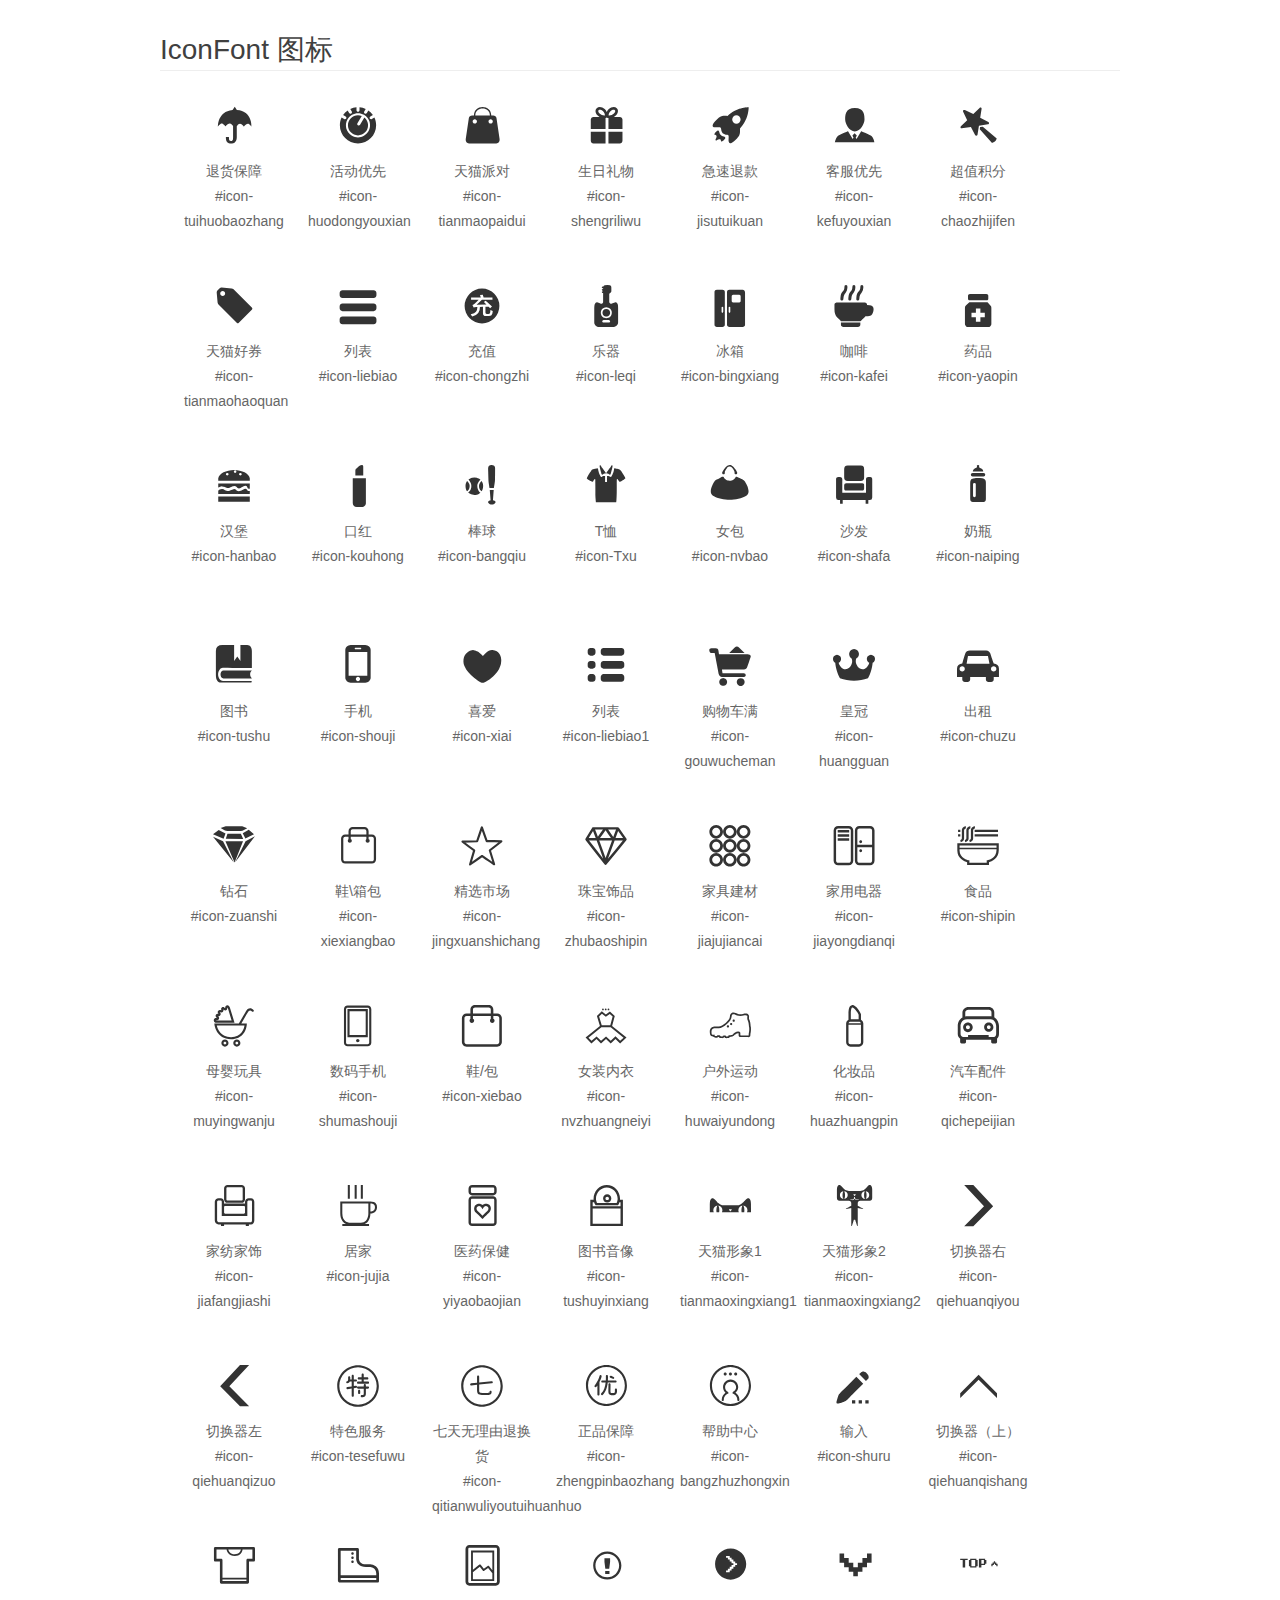
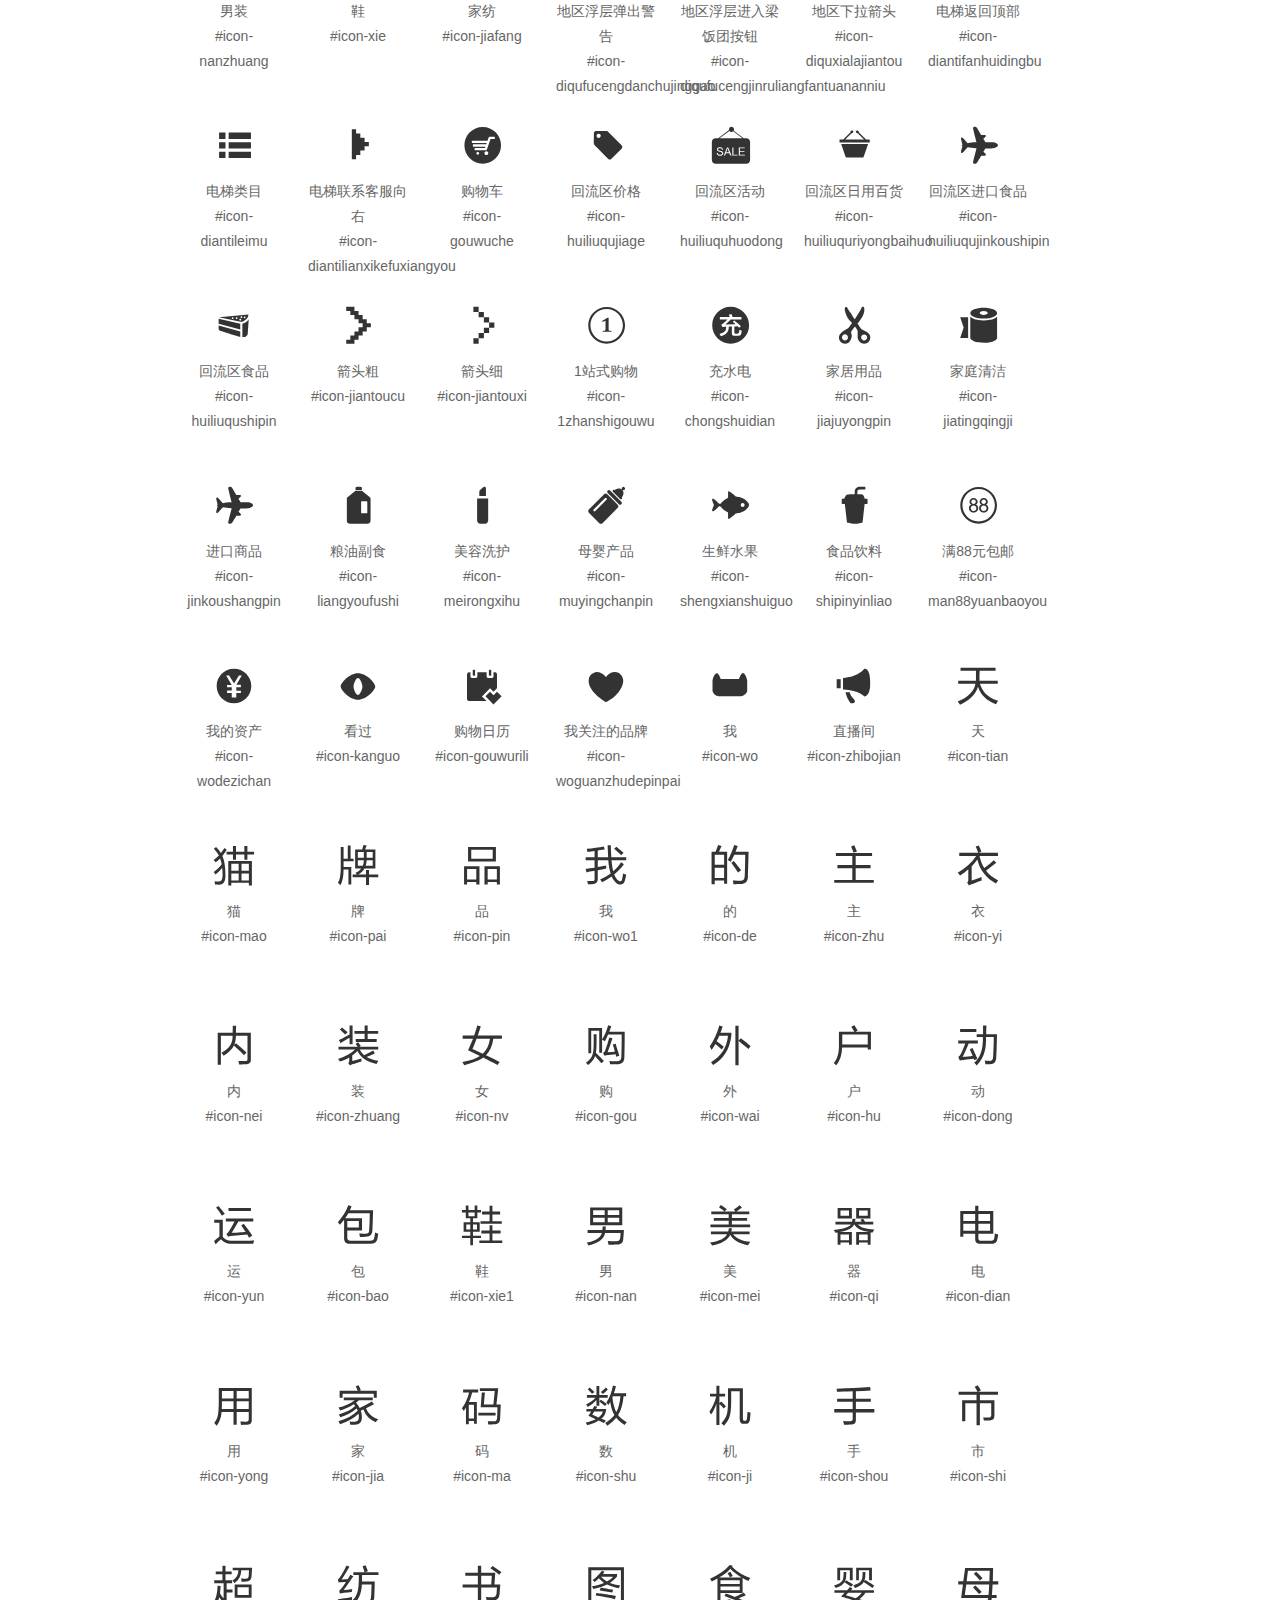
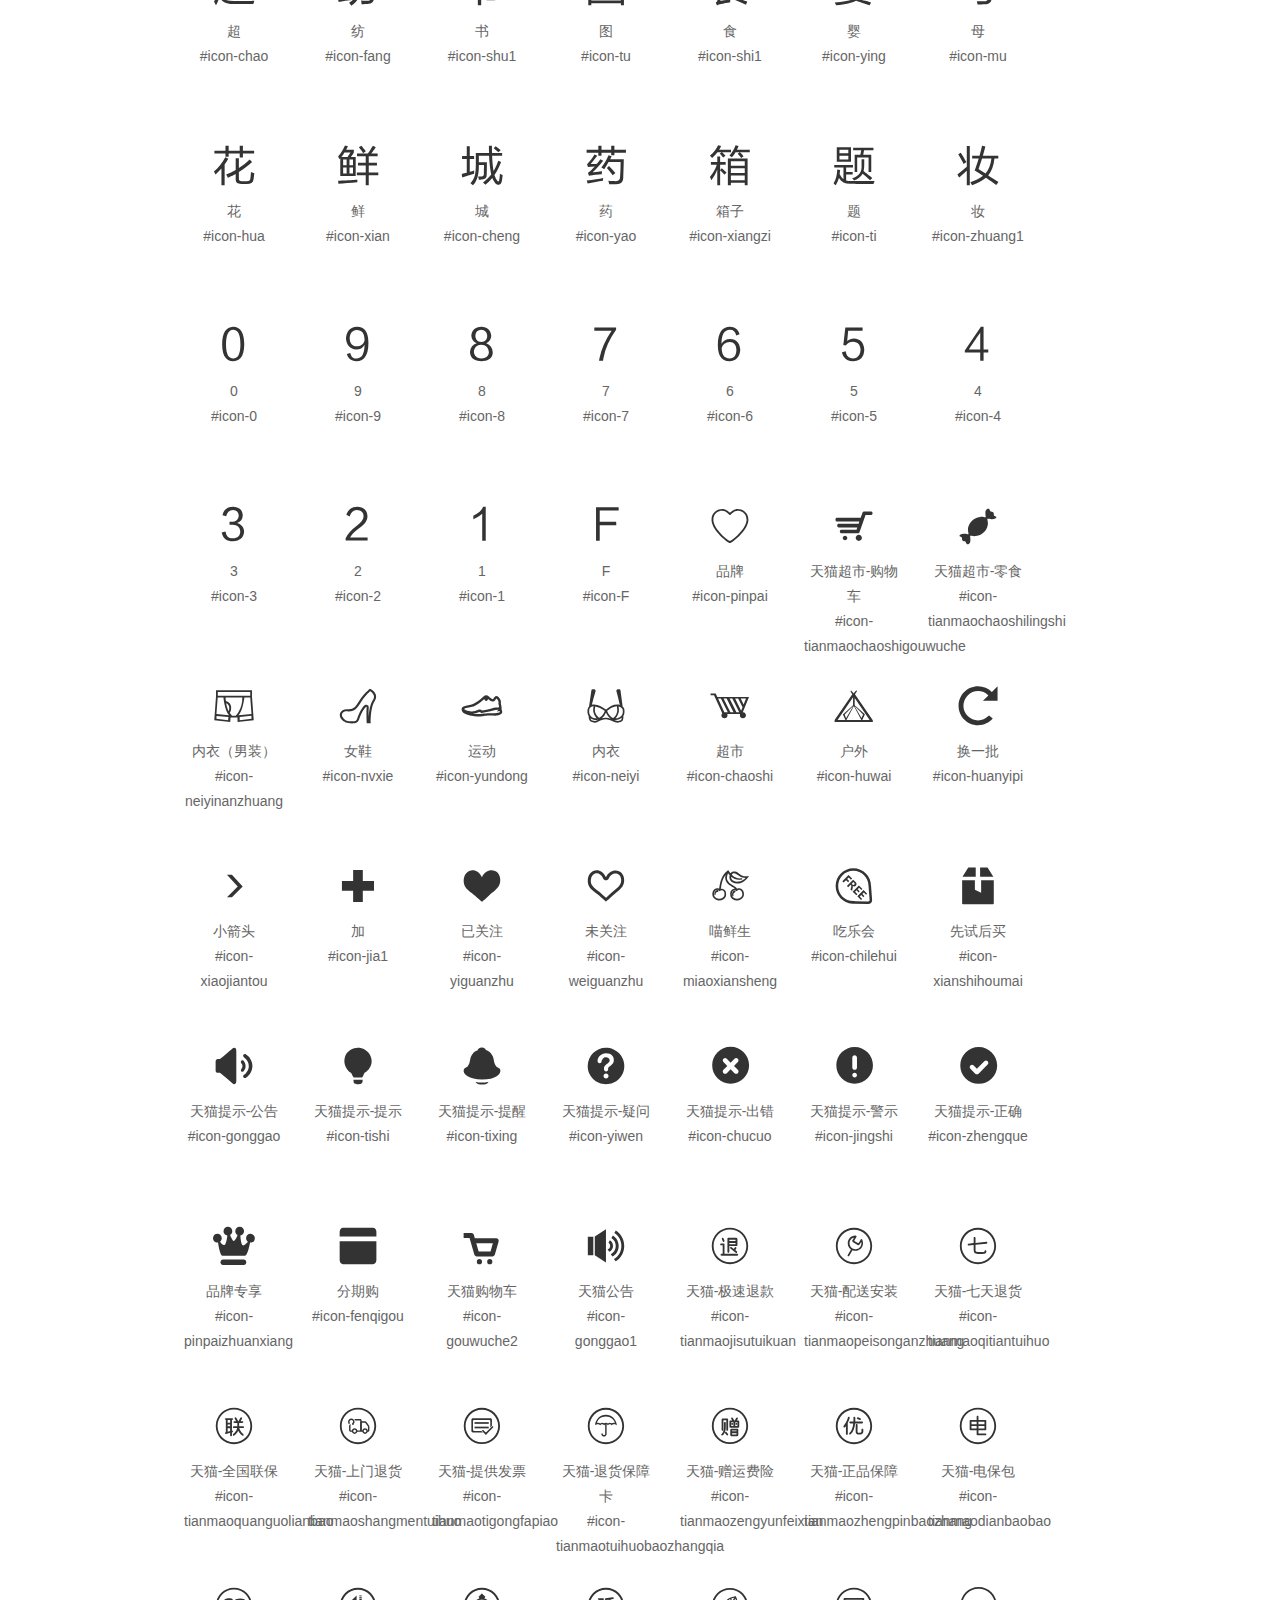
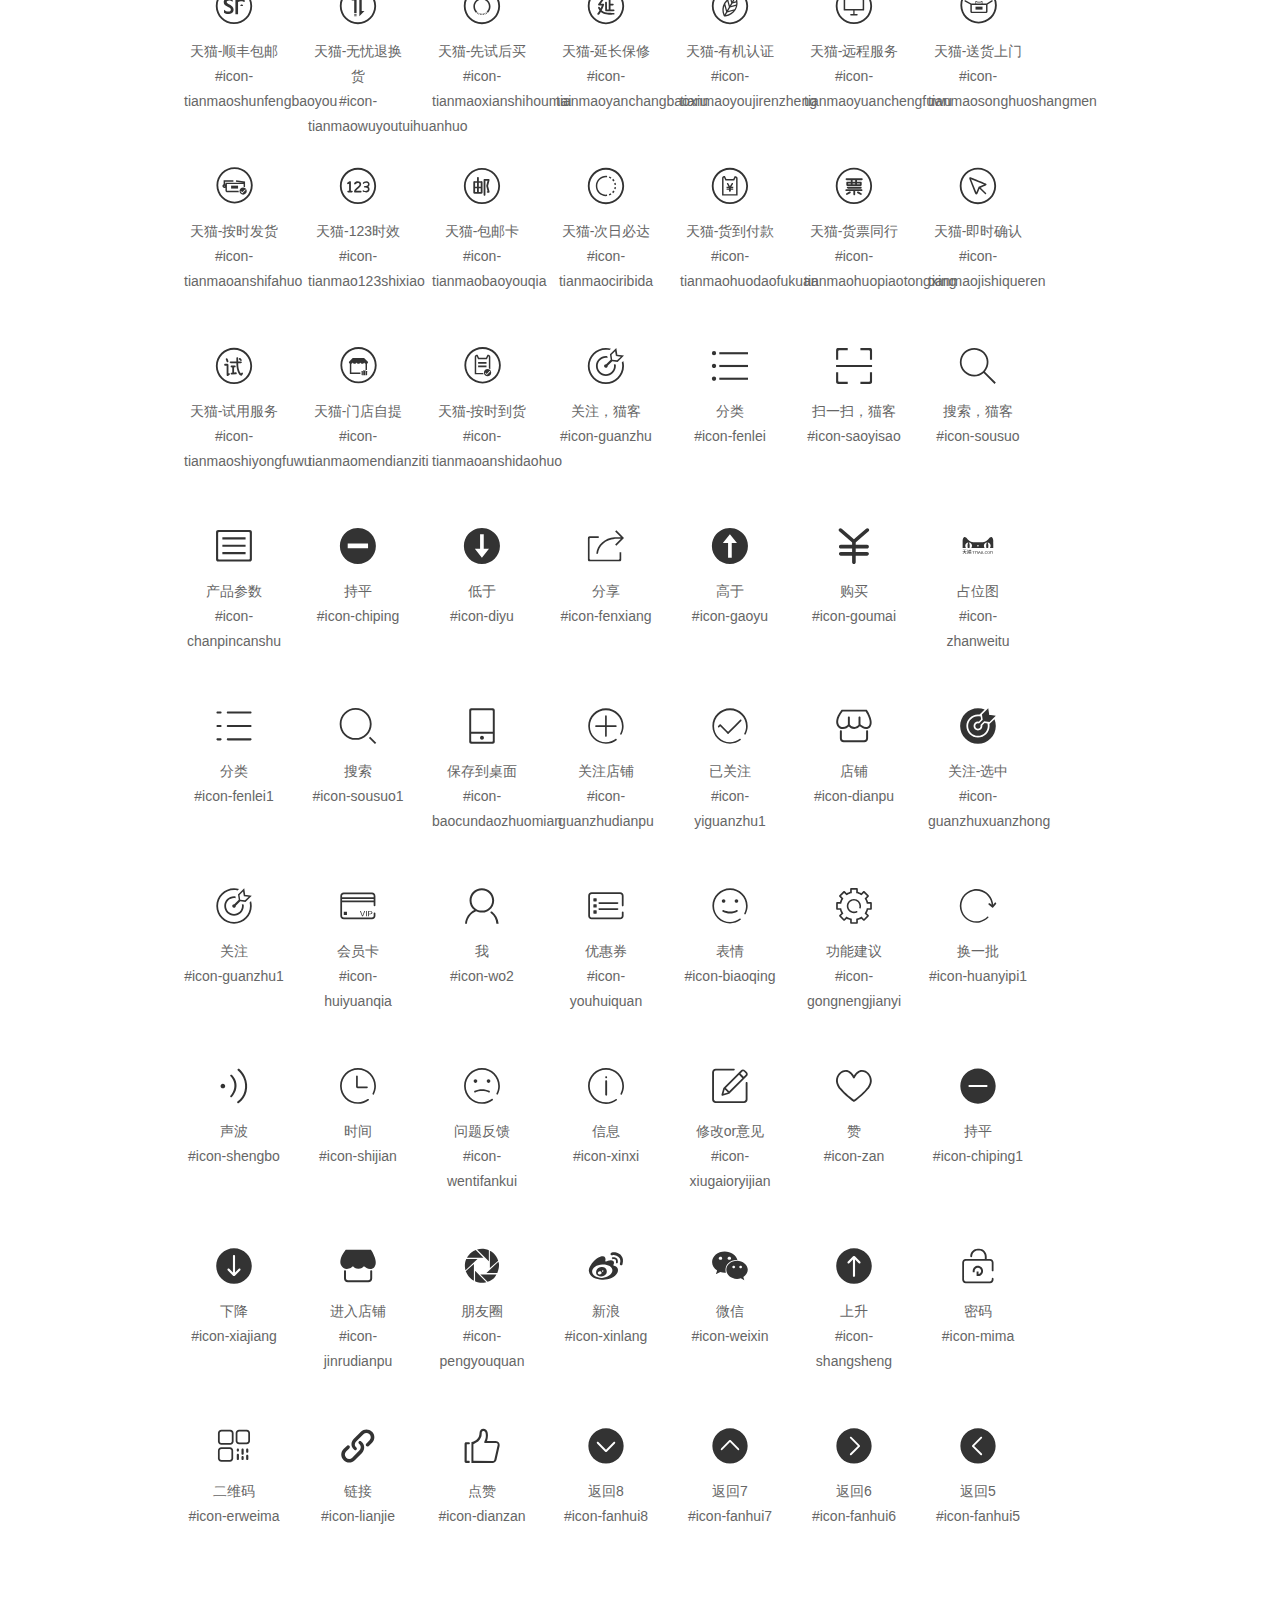
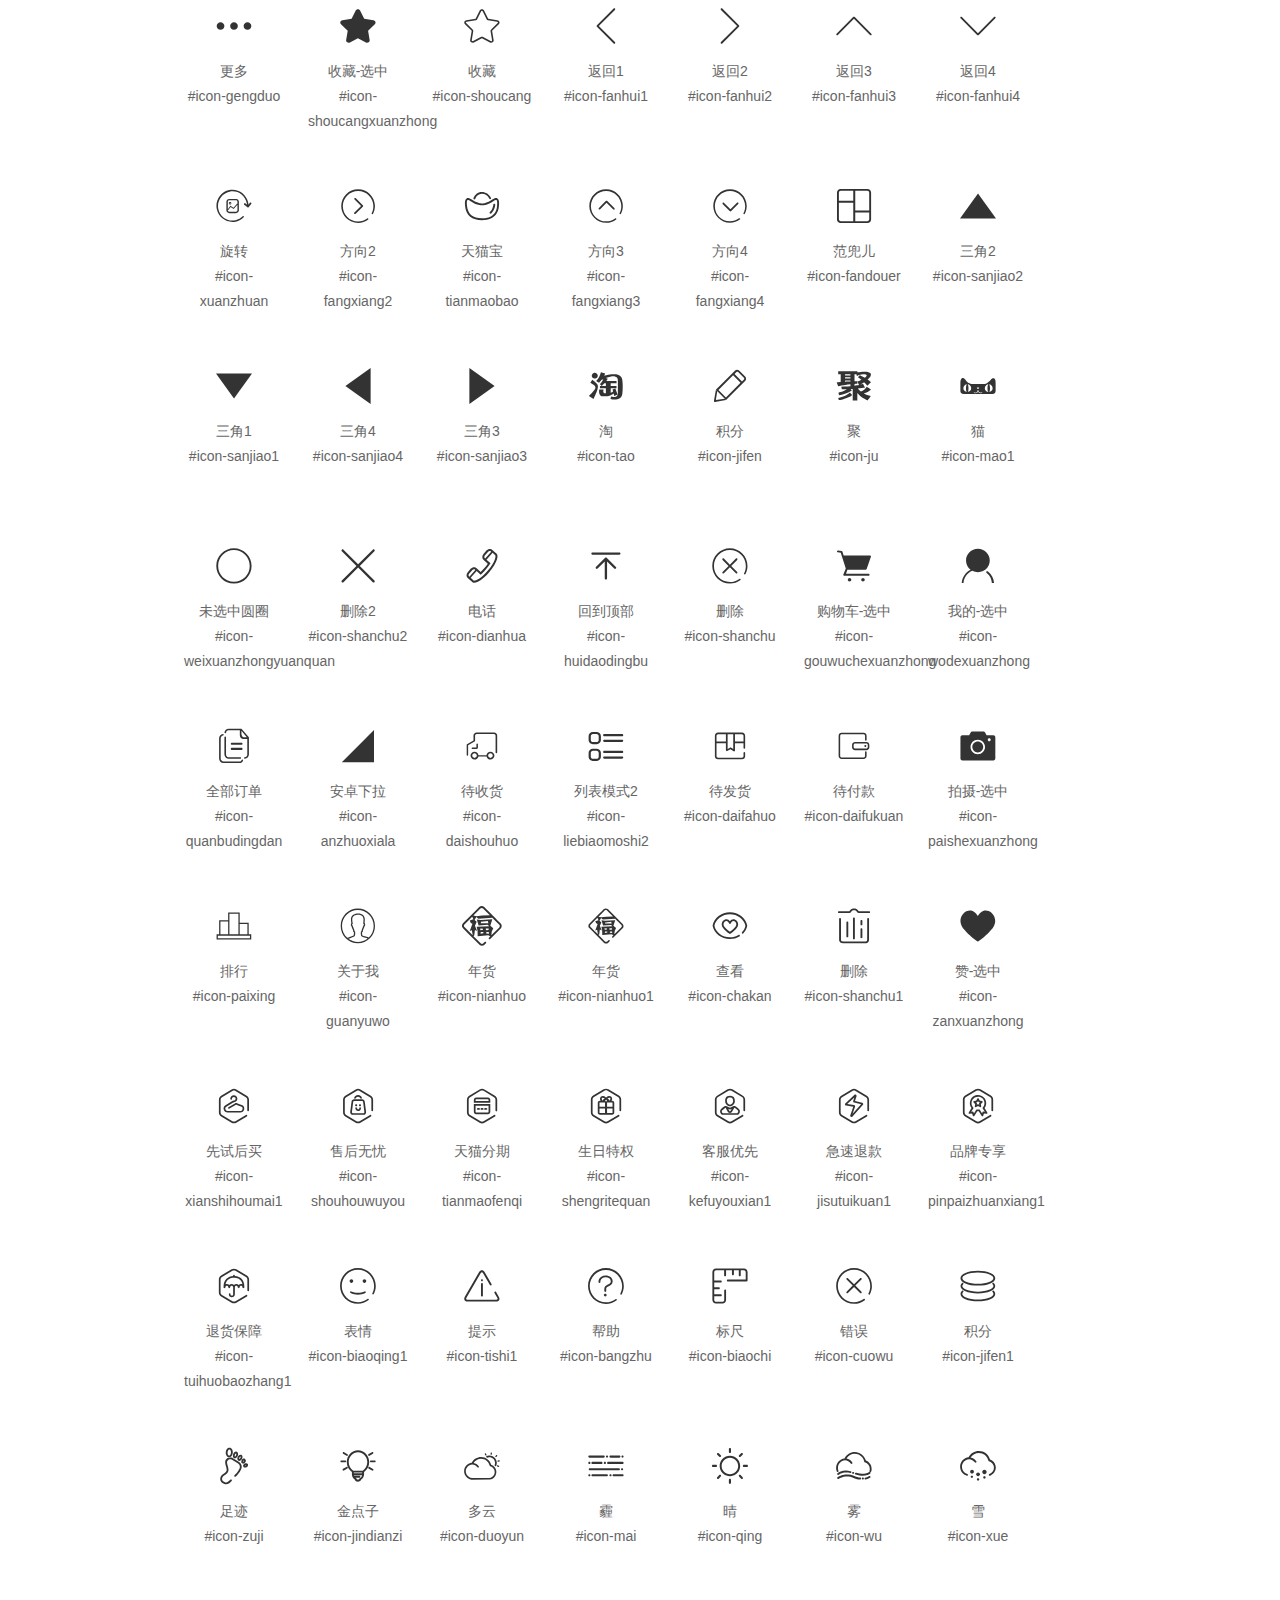
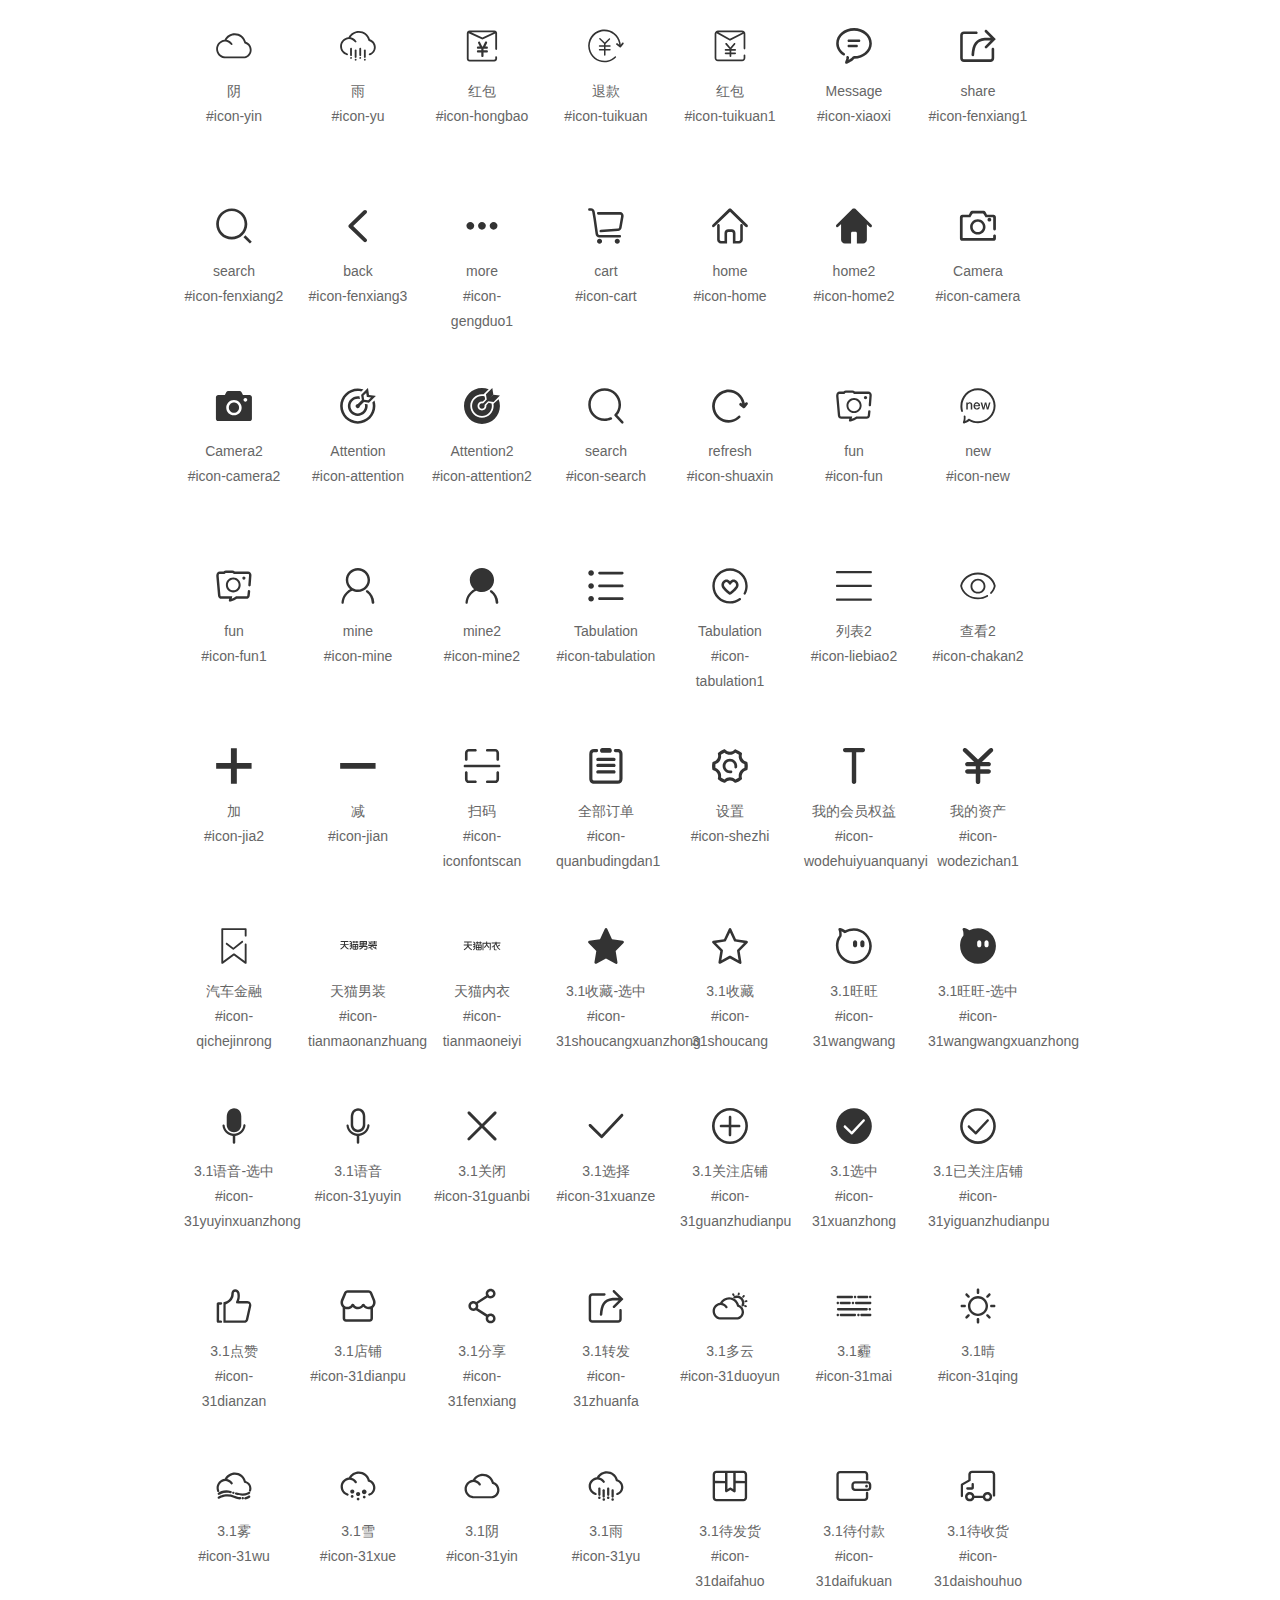
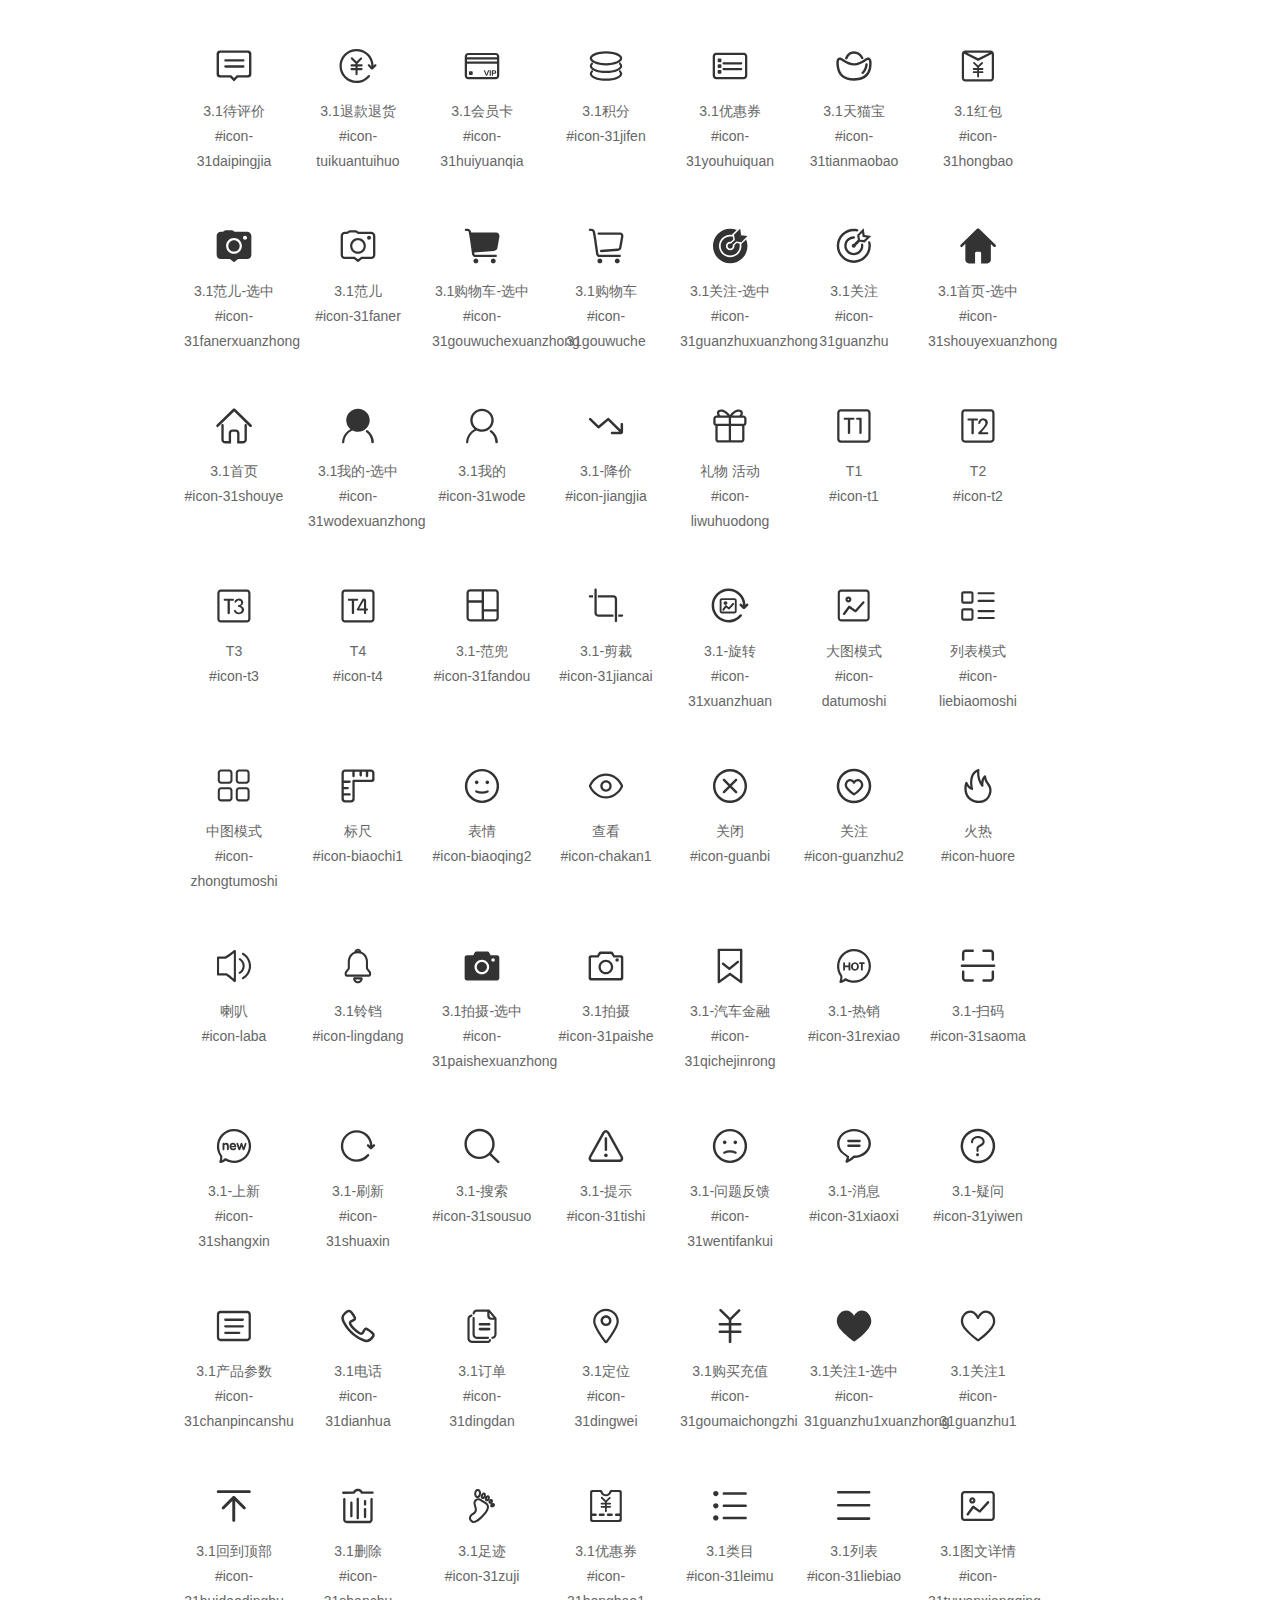
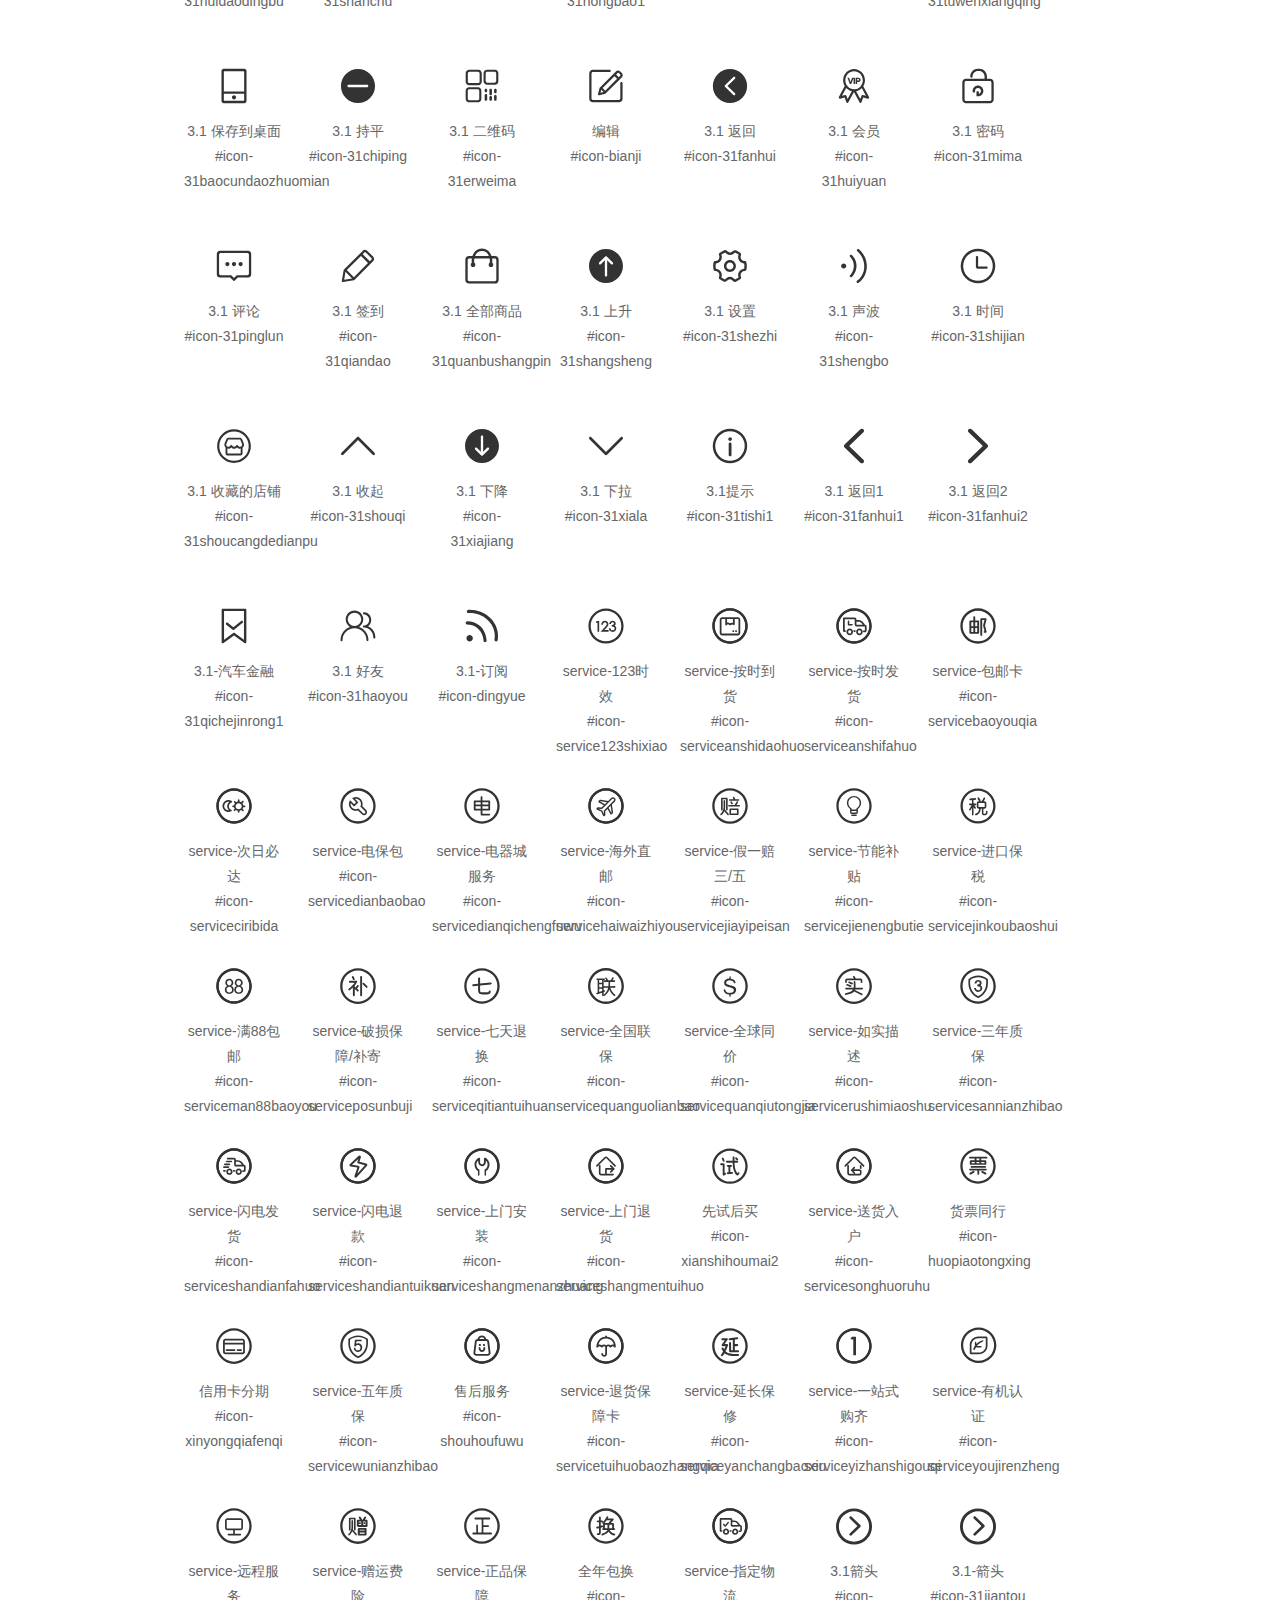
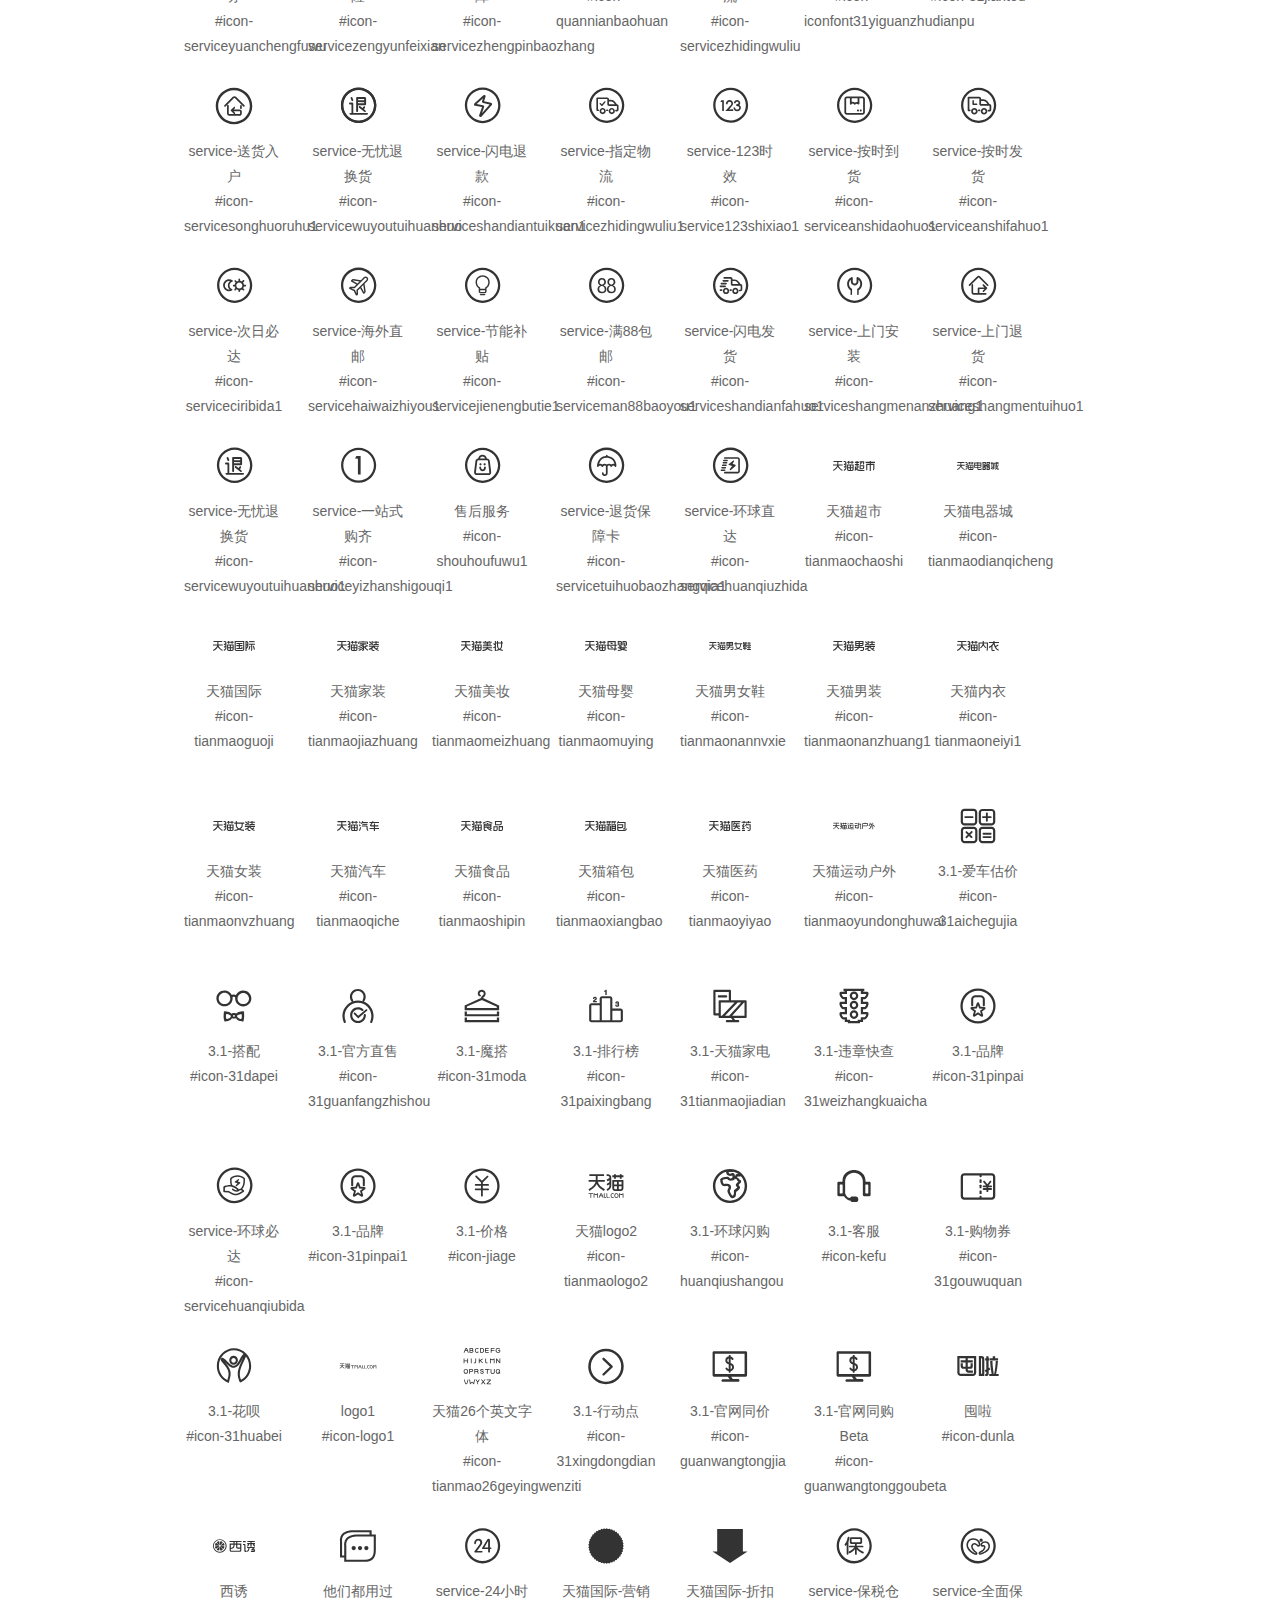
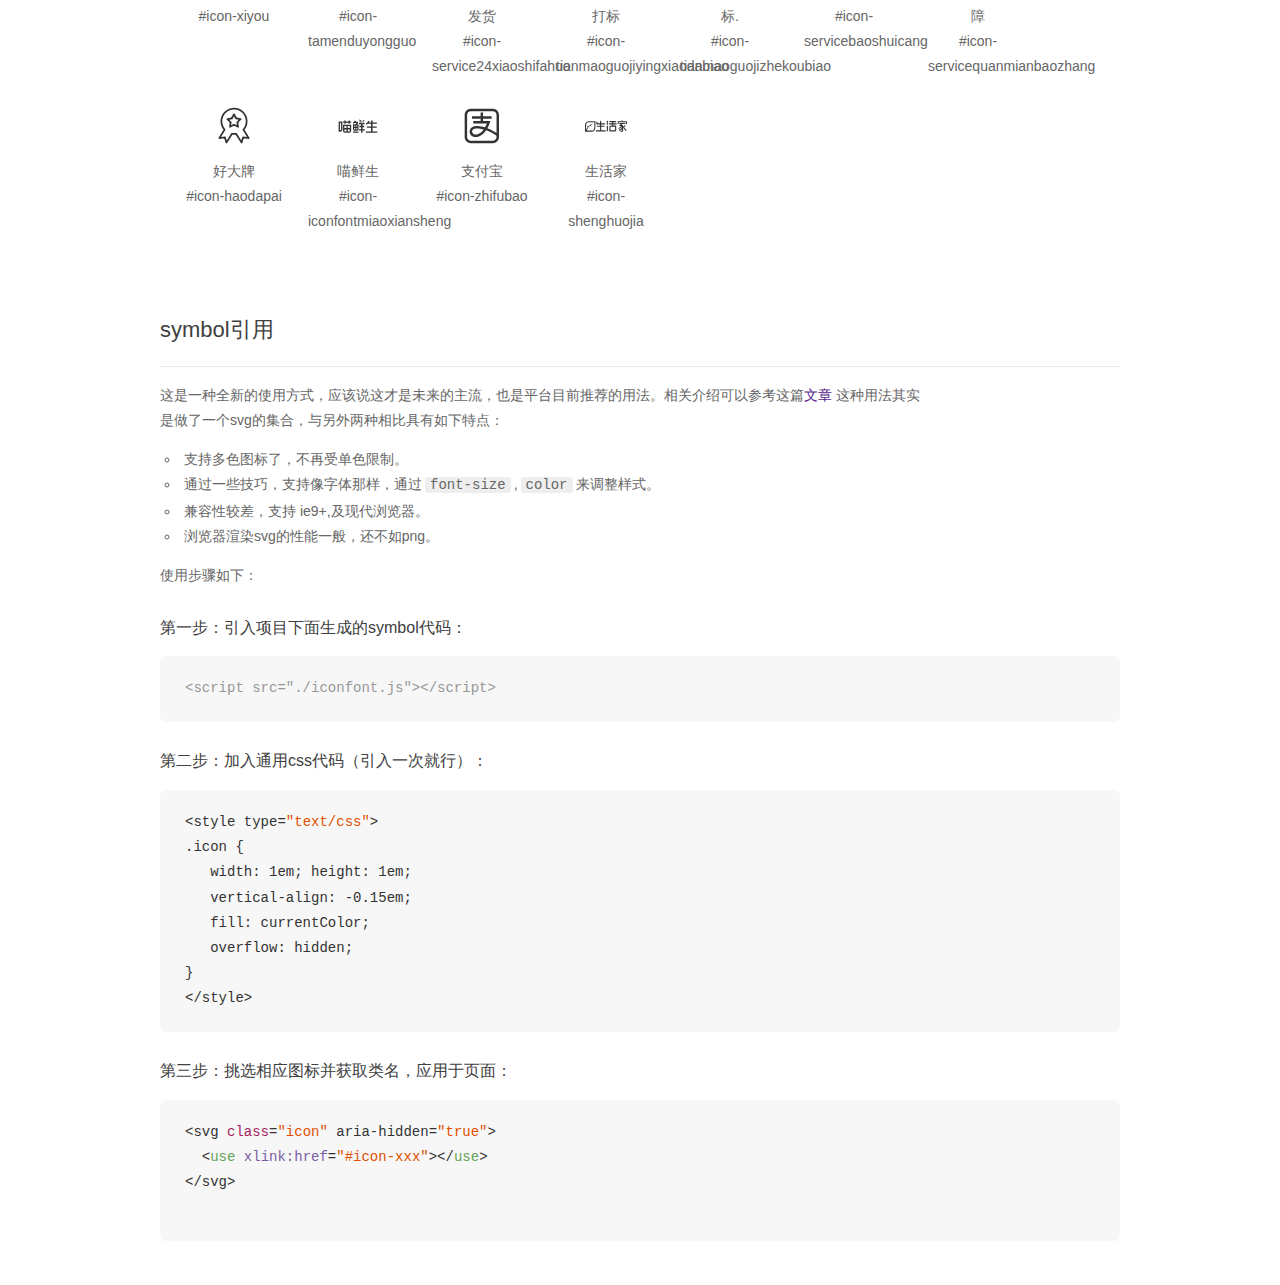
<file: tianmao/iconfont/demo_symbol.html>
<!DOCTYPE html>
<html>
<head>
    <meta charset="utf-8"/>
    <title>IconFont</title>
    <link rel="stylesheet" href="demo.css">
    <script src="iconfont.js"></script>

    <style type="text/css">
        .icon {
          /* 通过设置 font-size 来改变图标大小 */
          width: 1em; height: 1em;
          /* 图标和文字相邻时，垂直对齐 */
          vertical-align: -0.15em;
          /* 通过设置 color 来改变 SVG 的颜色/fill */
          fill: currentColor;
          /* path 和 stroke 溢出 viewBox 部分在 IE 下会显示
             normalize.css 中也包含这行 */
          overflow: hidden;
        }

    </style>
</head>
<body>
    <div class="main markdown">
        <h1>IconFont 图标</h1>
        <ul class="icon_lists clear">
            
                <li>
                    <svg class="icon" aria-hidden="true">
                        <use xlink:href="#icon-tuihuobaozhang"></use>
                    </svg>
                    <div class="name">退货保障</div>
                    <div class="fontclass">#icon-tuihuobaozhang</div>
                </li>
            
                <li>
                    <svg class="icon" aria-hidden="true">
                        <use xlink:href="#icon-huodongyouxian"></use>
                    </svg>
                    <div class="name">活动优先</div>
                    <div class="fontclass">#icon-huodongyouxian</div>
                </li>
            
                <li>
                    <svg class="icon" aria-hidden="true">
                        <use xlink:href="#icon-tianmaopaidui"></use>
                    </svg>
                    <div class="name">天猫派对</div>
                    <div class="fontclass">#icon-tianmaopaidui</div>
                </li>
            
                <li>
                    <svg class="icon" aria-hidden="true">
                        <use xlink:href="#icon-shengriliwu"></use>
                    </svg>
                    <div class="name">生日礼物</div>
                    <div class="fontclass">#icon-shengriliwu</div>
                </li>
            
                <li>
                    <svg class="icon" aria-hidden="true">
                        <use xlink:href="#icon-jisutuikuan"></use>
                    </svg>
                    <div class="name">急速退款</div>
                    <div class="fontclass">#icon-jisutuikuan</div>
                </li>
            
                <li>
                    <svg class="icon" aria-hidden="true">
                        <use xlink:href="#icon-kefuyouxian"></use>
                    </svg>
                    <div class="name">客服优先</div>
                    <div class="fontclass">#icon-kefuyouxian</div>
                </li>
            
                <li>
                    <svg class="icon" aria-hidden="true">
                        <use xlink:href="#icon-chaozhijifen"></use>
                    </svg>
                    <div class="name">超值积分</div>
                    <div class="fontclass">#icon-chaozhijifen</div>
                </li>
            
                <li>
                    <svg class="icon" aria-hidden="true">
                        <use xlink:href="#icon-tianmaohaoquan"></use>
                    </svg>
                    <div class="name">天猫好券</div>
                    <div class="fontclass">#icon-tianmaohaoquan</div>
                </li>
            
                <li>
                    <svg class="icon" aria-hidden="true">
                        <use xlink:href="#icon-liebiao"></use>
                    </svg>
                    <div class="name">列表</div>
                    <div class="fontclass">#icon-liebiao</div>
                </li>
            
                <li>
                    <svg class="icon" aria-hidden="true">
                        <use xlink:href="#icon-chongzhi"></use>
                    </svg>
                    <div class="name">充值</div>
                    <div class="fontclass">#icon-chongzhi</div>
                </li>
            
                <li>
                    <svg class="icon" aria-hidden="true">
                        <use xlink:href="#icon-leqi"></use>
                    </svg>
                    <div class="name">乐器</div>
                    <div class="fontclass">#icon-leqi</div>
                </li>
            
                <li>
                    <svg class="icon" aria-hidden="true">
                        <use xlink:href="#icon-bingxiang"></use>
                    </svg>
                    <div class="name">冰箱</div>
                    <div class="fontclass">#icon-bingxiang</div>
                </li>
            
                <li>
                    <svg class="icon" aria-hidden="true">
                        <use xlink:href="#icon-kafei"></use>
                    </svg>
                    <div class="name">咖啡</div>
                    <div class="fontclass">#icon-kafei</div>
                </li>
            
                <li>
                    <svg class="icon" aria-hidden="true">
                        <use xlink:href="#icon-yaopin"></use>
                    </svg>
                    <div class="name">药品</div>
                    <div class="fontclass">#icon-yaopin</div>
                </li>
            
                <li>
                    <svg class="icon" aria-hidden="true">
                        <use xlink:href="#icon-hanbao"></use>
                    </svg>
                    <div class="name">汉堡</div>
                    <div class="fontclass">#icon-hanbao</div>
                </li>
            
                <li>
                    <svg class="icon" aria-hidden="true">
                        <use xlink:href="#icon-kouhong"></use>
                    </svg>
                    <div class="name">口红</div>
                    <div class="fontclass">#icon-kouhong</div>
                </li>
            
                <li>
                    <svg class="icon" aria-hidden="true">
                        <use xlink:href="#icon-bangqiu"></use>
                    </svg>
                    <div class="name">棒球</div>
                    <div class="fontclass">#icon-bangqiu</div>
                </li>
            
                <li>
                    <svg class="icon" aria-hidden="true">
                        <use xlink:href="#icon-Txu"></use>
                    </svg>
                    <div class="name">T恤</div>
                    <div class="fontclass">#icon-Txu</div>
                </li>
            
                <li>
                    <svg class="icon" aria-hidden="true">
                        <use xlink:href="#icon-nvbao"></use>
                    </svg>
                    <div class="name">女包</div>
                    <div class="fontclass">#icon-nvbao</div>
                </li>
            
                <li>
                    <svg class="icon" aria-hidden="true">
                        <use xlink:href="#icon-shafa"></use>
                    </svg>
                    <div class="name">沙发</div>
                    <div class="fontclass">#icon-shafa</div>
                </li>
            
                <li>
                    <svg class="icon" aria-hidden="true">
                        <use xlink:href="#icon-naiping"></use>
                    </svg>
                    <div class="name">奶瓶</div>
                    <div class="fontclass">#icon-naiping</div>
                </li>
            
                <li>
                    <svg class="icon" aria-hidden="true">
                        <use xlink:href="#icon-tushu"></use>
                    </svg>
                    <div class="name">图书</div>
                    <div class="fontclass">#icon-tushu</div>
                </li>
            
                <li>
                    <svg class="icon" aria-hidden="true">
                        <use xlink:href="#icon-shouji"></use>
                    </svg>
                    <div class="name">手机</div>
                    <div class="fontclass">#icon-shouji</div>
                </li>
            
                <li>
                    <svg class="icon" aria-hidden="true">
                        <use xlink:href="#icon-xiai"></use>
                    </svg>
                    <div class="name">喜爱</div>
                    <div class="fontclass">#icon-xiai</div>
                </li>
            
                <li>
                    <svg class="icon" aria-hidden="true">
                        <use xlink:href="#icon-liebiao1"></use>
                    </svg>
                    <div class="name">列表</div>
                    <div class="fontclass">#icon-liebiao1</div>
                </li>
            
                <li>
                    <svg class="icon" aria-hidden="true">
                        <use xlink:href="#icon-gouwucheman"></use>
                    </svg>
                    <div class="name">购物车满</div>
                    <div class="fontclass">#icon-gouwucheman</div>
                </li>
            
                <li>
                    <svg class="icon" aria-hidden="true">
                        <use xlink:href="#icon-huangguan"></use>
                    </svg>
                    <div class="name">皇冠</div>
                    <div class="fontclass">#icon-huangguan</div>
                </li>
            
                <li>
                    <svg class="icon" aria-hidden="true">
                        <use xlink:href="#icon-chuzu"></use>
                    </svg>
                    <div class="name">出租</div>
                    <div class="fontclass">#icon-chuzu</div>
                </li>
            
                <li>
                    <svg class="icon" aria-hidden="true">
                        <use xlink:href="#icon-zuanshi"></use>
                    </svg>
                    <div class="name">钻石</div>
                    <div class="fontclass">#icon-zuanshi</div>
                </li>
            
                <li>
                    <svg class="icon" aria-hidden="true">
                        <use xlink:href="#icon-xiexiangbao"></use>
                    </svg>
                    <div class="name">鞋\箱包</div>
                    <div class="fontclass">#icon-xiexiangbao</div>
                </li>
            
                <li>
                    <svg class="icon" aria-hidden="true">
                        <use xlink:href="#icon-jingxuanshichang"></use>
                    </svg>
                    <div class="name">精选市场</div>
                    <div class="fontclass">#icon-jingxuanshichang</div>
                </li>
            
                <li>
                    <svg class="icon" aria-hidden="true">
                        <use xlink:href="#icon-zhubaoshipin"></use>
                    </svg>
                    <div class="name">珠宝饰品</div>
                    <div class="fontclass">#icon-zhubaoshipin</div>
                </li>
            
                <li>
                    <svg class="icon" aria-hidden="true">
                        <use xlink:href="#icon-jiajujiancai"></use>
                    </svg>
                    <div class="name">家具建材</div>
                    <div class="fontclass">#icon-jiajujiancai</div>
                </li>
            
                <li>
                    <svg class="icon" aria-hidden="true">
                        <use xlink:href="#icon-jiayongdianqi"></use>
                    </svg>
                    <div class="name">家用电器</div>
                    <div class="fontclass">#icon-jiayongdianqi</div>
                </li>
            
                <li>
                    <svg class="icon" aria-hidden="true">
                        <use xlink:href="#icon-shipin"></use>
                    </svg>
                    <div class="name">食品</div>
                    <div class="fontclass">#icon-shipin</div>
                </li>
            
                <li>
                    <svg class="icon" aria-hidden="true">
                        <use xlink:href="#icon-muyingwanju"></use>
                    </svg>
                    <div class="name">母婴玩具</div>
                    <div class="fontclass">#icon-muyingwanju</div>
                </li>
            
                <li>
                    <svg class="icon" aria-hidden="true">
                        <use xlink:href="#icon-shumashouji"></use>
                    </svg>
                    <div class="name">数码手机</div>
                    <div class="fontclass">#icon-shumashouji</div>
                </li>
            
                <li>
                    <svg class="icon" aria-hidden="true">
                        <use xlink:href="#icon-xiebao"></use>
                    </svg>
                    <div class="name">鞋/包</div>
                    <div class="fontclass">#icon-xiebao</div>
                </li>
            
                <li>
                    <svg class="icon" aria-hidden="true">
                        <use xlink:href="#icon-nvzhuangneiyi"></use>
                    </svg>
                    <div class="name">女装内衣</div>
                    <div class="fontclass">#icon-nvzhuangneiyi</div>
                </li>
            
                <li>
                    <svg class="icon" aria-hidden="true">
                        <use xlink:href="#icon-huwaiyundong"></use>
                    </svg>
                    <div class="name">户外运动</div>
                    <div class="fontclass">#icon-huwaiyundong</div>
                </li>
            
                <li>
                    <svg class="icon" aria-hidden="true">
                        <use xlink:href="#icon-huazhuangpin"></use>
                    </svg>
                    <div class="name">化妆品</div>
                    <div class="fontclass">#icon-huazhuangpin</div>
                </li>
            
                <li>
                    <svg class="icon" aria-hidden="true">
                        <use xlink:href="#icon-qichepeijian"></use>
                    </svg>
                    <div class="name">汽车配件</div>
                    <div class="fontclass">#icon-qichepeijian</div>
                </li>
            
                <li>
                    <svg class="icon" aria-hidden="true">
                        <use xlink:href="#icon-jiafangjiashi"></use>
                    </svg>
                    <div class="name">家纺家饰</div>
                    <div class="fontclass">#icon-jiafangjiashi</div>
                </li>
            
                <li>
                    <svg class="icon" aria-hidden="true">
                        <use xlink:href="#icon-jujia"></use>
                    </svg>
                    <div class="name">居家</div>
                    <div class="fontclass">#icon-jujia</div>
                </li>
            
                <li>
                    <svg class="icon" aria-hidden="true">
                        <use xlink:href="#icon-yiyaobaojian"></use>
                    </svg>
                    <div class="name">医药保健</div>
                    <div class="fontclass">#icon-yiyaobaojian</div>
                </li>
            
                <li>
                    <svg class="icon" aria-hidden="true">
                        <use xlink:href="#icon-tushuyinxiang"></use>
                    </svg>
                    <div class="name">图书音像</div>
                    <div class="fontclass">#icon-tushuyinxiang</div>
                </li>
            
                <li>
                    <svg class="icon" aria-hidden="true">
                        <use xlink:href="#icon-tianmaoxingxiang1"></use>
                    </svg>
                    <div class="name">天猫形象1</div>
                    <div class="fontclass">#icon-tianmaoxingxiang1</div>
                </li>
            
                <li>
                    <svg class="icon" aria-hidden="true">
                        <use xlink:href="#icon-tianmaoxingxiang2"></use>
                    </svg>
                    <div class="name">天猫形象2</div>
                    <div class="fontclass">#icon-tianmaoxingxiang2</div>
                </li>
            
                <li>
                    <svg class="icon" aria-hidden="true">
                        <use xlink:href="#icon-qiehuanqiyou"></use>
                    </svg>
                    <div class="name">切换器右</div>
                    <div class="fontclass">#icon-qiehuanqiyou</div>
                </li>
            
                <li>
                    <svg class="icon" aria-hidden="true">
                        <use xlink:href="#icon-qiehuanqizuo"></use>
                    </svg>
                    <div class="name">切换器左</div>
                    <div class="fontclass">#icon-qiehuanqizuo</div>
                </li>
            
                <li>
                    <svg class="icon" aria-hidden="true">
                        <use xlink:href="#icon-tesefuwu"></use>
                    </svg>
                    <div class="name">特色服务</div>
                    <div class="fontclass">#icon-tesefuwu</div>
                </li>
            
                <li>
                    <svg class="icon" aria-hidden="true">
                        <use xlink:href="#icon-qitianwuliyoutuihuanhuo"></use>
                    </svg>
                    <div class="name">七天无理由退换货</div>
                    <div class="fontclass">#icon-qitianwuliyoutuihuanhuo</div>
                </li>
            
                <li>
                    <svg class="icon" aria-hidden="true">
                        <use xlink:href="#icon-zhengpinbaozhang"></use>
                    </svg>
                    <div class="name">正品保障</div>
                    <div class="fontclass">#icon-zhengpinbaozhang</div>
                </li>
            
                <li>
                    <svg class="icon" aria-hidden="true">
                        <use xlink:href="#icon-bangzhuzhongxin"></use>
                    </svg>
                    <div class="name">帮助中心</div>
                    <div class="fontclass">#icon-bangzhuzhongxin</div>
                </li>
            
                <li>
                    <svg class="icon" aria-hidden="true">
                        <use xlink:href="#icon-shuru"></use>
                    </svg>
                    <div class="name">输入</div>
                    <div class="fontclass">#icon-shuru</div>
                </li>
            
                <li>
                    <svg class="icon" aria-hidden="true">
                        <use xlink:href="#icon-qiehuanqishang"></use>
                    </svg>
                    <div class="name">切换器（上）</div>
                    <div class="fontclass">#icon-qiehuanqishang</div>
                </li>
            
                <li>
                    <svg class="icon" aria-hidden="true">
                        <use xlink:href="#icon-nanzhuang"></use>
                    </svg>
                    <div class="name">男装</div>
                    <div class="fontclass">#icon-nanzhuang</div>
                </li>
            
                <li>
                    <svg class="icon" aria-hidden="true">
                        <use xlink:href="#icon-xie"></use>
                    </svg>
                    <div class="name">鞋</div>
                    <div class="fontclass">#icon-xie</div>
                </li>
            
                <li>
                    <svg class="icon" aria-hidden="true">
                        <use xlink:href="#icon-jiafang"></use>
                    </svg>
                    <div class="name">家纺</div>
                    <div class="fontclass">#icon-jiafang</div>
                </li>
            
                <li>
                    <svg class="icon" aria-hidden="true">
                        <use xlink:href="#icon-diqufucengdanchujinggao"></use>
                    </svg>
                    <div class="name">地区浮层弹出警告</div>
                    <div class="fontclass">#icon-diqufucengdanchujinggao</div>
                </li>
            
                <li>
                    <svg class="icon" aria-hidden="true">
                        <use xlink:href="#icon-diqufucengjinruliangfantuananniu"></use>
                    </svg>
                    <div class="name">地区浮层进入梁饭团按钮</div>
                    <div class="fontclass">#icon-diqufucengjinruliangfantuananniu</div>
                </li>
            
                <li>
                    <svg class="icon" aria-hidden="true">
                        <use xlink:href="#icon-diquxialajiantou"></use>
                    </svg>
                    <div class="name">地区下拉箭头</div>
                    <div class="fontclass">#icon-diquxialajiantou</div>
                </li>
            
                <li>
                    <svg class="icon" aria-hidden="true">
                        <use xlink:href="#icon-diantifanhuidingbu"></use>
                    </svg>
                    <div class="name">电梯返回顶部</div>
                    <div class="fontclass">#icon-diantifanhuidingbu</div>
                </li>
            
                <li>
                    <svg class="icon" aria-hidden="true">
                        <use xlink:href="#icon-diantileimu"></use>
                    </svg>
                    <div class="name">电梯类目</div>
                    <div class="fontclass">#icon-diantileimu</div>
                </li>
            
                <li>
                    <svg class="icon" aria-hidden="true">
                        <use xlink:href="#icon-diantilianxikefuxiangyou"></use>
                    </svg>
                    <div class="name">电梯联系客服向右</div>
                    <div class="fontclass">#icon-diantilianxikefuxiangyou</div>
                </li>
            
                <li>
                    <svg class="icon" aria-hidden="true">
                        <use xlink:href="#icon-gouwuche"></use>
                    </svg>
                    <div class="name">购物车</div>
                    <div class="fontclass">#icon-gouwuche</div>
                </li>
            
                <li>
                    <svg class="icon" aria-hidden="true">
                        <use xlink:href="#icon-huiliuqujiage"></use>
                    </svg>
                    <div class="name">回流区价格</div>
                    <div class="fontclass">#icon-huiliuqujiage</div>
                </li>
            
                <li>
                    <svg class="icon" aria-hidden="true">
                        <use xlink:href="#icon-huiliuquhuodong"></use>
                    </svg>
                    <div class="name">回流区活动</div>
                    <div class="fontclass">#icon-huiliuquhuodong</div>
                </li>
            
                <li>
                    <svg class="icon" aria-hidden="true">
                        <use xlink:href="#icon-huiliuquriyongbaihuo"></use>
                    </svg>
                    <div class="name">回流区日用百货</div>
                    <div class="fontclass">#icon-huiliuquriyongbaihuo</div>
                </li>
            
                <li>
                    <svg class="icon" aria-hidden="true">
                        <use xlink:href="#icon-huiliuqujinkoushipin"></use>
                    </svg>
                    <div class="name">回流区进口食品</div>
                    <div class="fontclass">#icon-huiliuqujinkoushipin</div>
                </li>
            
                <li>
                    <svg class="icon" aria-hidden="true">
                        <use xlink:href="#icon-huiliuqushipin"></use>
                    </svg>
                    <div class="name">回流区食品</div>
                    <div class="fontclass">#icon-huiliuqushipin</div>
                </li>
            
                <li>
                    <svg class="icon" aria-hidden="true">
                        <use xlink:href="#icon-jiantoucu"></use>
                    </svg>
                    <div class="name">箭头粗</div>
                    <div class="fontclass">#icon-jiantoucu</div>
                </li>
            
                <li>
                    <svg class="icon" aria-hidden="true">
                        <use xlink:href="#icon-jiantouxi"></use>
                    </svg>
                    <div class="name">箭头细</div>
                    <div class="fontclass">#icon-jiantouxi</div>
                </li>
            
                <li>
                    <svg class="icon" aria-hidden="true">
                        <use xlink:href="#icon-1zhanshigouwu"></use>
                    </svg>
                    <div class="name">1站式购物</div>
                    <div class="fontclass">#icon-1zhanshigouwu</div>
                </li>
            
                <li>
                    <svg class="icon" aria-hidden="true">
                        <use xlink:href="#icon-chongshuidian"></use>
                    </svg>
                    <div class="name">充水电</div>
                    <div class="fontclass">#icon-chongshuidian</div>
                </li>
            
                <li>
                    <svg class="icon" aria-hidden="true">
                        <use xlink:href="#icon-jiajuyongpin"></use>
                    </svg>
                    <div class="name">家居用品</div>
                    <div class="fontclass">#icon-jiajuyongpin</div>
                </li>
            
                <li>
                    <svg class="icon" aria-hidden="true">
                        <use xlink:href="#icon-jiatingqingji"></use>
                    </svg>
                    <div class="name">家庭清洁</div>
                    <div class="fontclass">#icon-jiatingqingji</div>
                </li>
            
                <li>
                    <svg class="icon" aria-hidden="true">
                        <use xlink:href="#icon-jinkoushangpin"></use>
                    </svg>
                    <div class="name">进口商品</div>
                    <div class="fontclass">#icon-jinkoushangpin</div>
                </li>
            
                <li>
                    <svg class="icon" aria-hidden="true">
                        <use xlink:href="#icon-liangyoufushi"></use>
                    </svg>
                    <div class="name">粮油副食</div>
                    <div class="fontclass">#icon-liangyoufushi</div>
                </li>
            
                <li>
                    <svg class="icon" aria-hidden="true">
                        <use xlink:href="#icon-meirongxihu"></use>
                    </svg>
                    <div class="name">美容洗护</div>
                    <div class="fontclass">#icon-meirongxihu</div>
                </li>
            
                <li>
                    <svg class="icon" aria-hidden="true">
                        <use xlink:href="#icon-muyingchanpin"></use>
                    </svg>
                    <div class="name">母婴产品</div>
                    <div class="fontclass">#icon-muyingchanpin</div>
                </li>
            
                <li>
                    <svg class="icon" aria-hidden="true">
                        <use xlink:href="#icon-shengxianshuiguo"></use>
                    </svg>
                    <div class="name">生鲜水果</div>
                    <div class="fontclass">#icon-shengxianshuiguo</div>
                </li>
            
                <li>
                    <svg class="icon" aria-hidden="true">
                        <use xlink:href="#icon-shipinyinliao"></use>
                    </svg>
                    <div class="name">食品饮料</div>
                    <div class="fontclass">#icon-shipinyinliao</div>
                </li>
            
                <li>
                    <svg class="icon" aria-hidden="true">
                        <use xlink:href="#icon-man88yuanbaoyou"></use>
                    </svg>
                    <div class="name">满88元包邮</div>
                    <div class="fontclass">#icon-man88yuanbaoyou</div>
                </li>
            
                <li>
                    <svg class="icon" aria-hidden="true">
                        <use xlink:href="#icon-wodezichan"></use>
                    </svg>
                    <div class="name">我的资产</div>
                    <div class="fontclass">#icon-wodezichan</div>
                </li>
            
                <li>
                    <svg class="icon" aria-hidden="true">
                        <use xlink:href="#icon-kanguo"></use>
                    </svg>
                    <div class="name">看过</div>
                    <div class="fontclass">#icon-kanguo</div>
                </li>
            
                <li>
                    <svg class="icon" aria-hidden="true">
                        <use xlink:href="#icon-gouwurili"></use>
                    </svg>
                    <div class="name">购物日历</div>
                    <div class="fontclass">#icon-gouwurili</div>
                </li>
            
                <li>
                    <svg class="icon" aria-hidden="true">
                        <use xlink:href="#icon-woguanzhudepinpai"></use>
                    </svg>
                    <div class="name">我关注的品牌</div>
                    <div class="fontclass">#icon-woguanzhudepinpai</div>
                </li>
            
                <li>
                    <svg class="icon" aria-hidden="true">
                        <use xlink:href="#icon-wo"></use>
                    </svg>
                    <div class="name">我</div>
                    <div class="fontclass">#icon-wo</div>
                </li>
            
                <li>
                    <svg class="icon" aria-hidden="true">
                        <use xlink:href="#icon-zhibojian"></use>
                    </svg>
                    <div class="name">直播间</div>
                    <div class="fontclass">#icon-zhibojian</div>
                </li>
            
                <li>
                    <svg class="icon" aria-hidden="true">
                        <use xlink:href="#icon-tian"></use>
                    </svg>
                    <div class="name">天</div>
                    <div class="fontclass">#icon-tian</div>
                </li>
            
                <li>
                    <svg class="icon" aria-hidden="true">
                        <use xlink:href="#icon-mao"></use>
                    </svg>
                    <div class="name">猫</div>
                    <div class="fontclass">#icon-mao</div>
                </li>
            
                <li>
                    <svg class="icon" aria-hidden="true">
                        <use xlink:href="#icon-pai"></use>
                    </svg>
                    <div class="name">牌</div>
                    <div class="fontclass">#icon-pai</div>
                </li>
            
                <li>
                    <svg class="icon" aria-hidden="true">
                        <use xlink:href="#icon-pin"></use>
                    </svg>
                    <div class="name">品</div>
                    <div class="fontclass">#icon-pin</div>
                </li>
            
                <li>
                    <svg class="icon" aria-hidden="true">
                        <use xlink:href="#icon-wo1"></use>
                    </svg>
                    <div class="name">我</div>
                    <div class="fontclass">#icon-wo1</div>
                </li>
            
                <li>
                    <svg class="icon" aria-hidden="true">
                        <use xlink:href="#icon-de"></use>
                    </svg>
                    <div class="name">的</div>
                    <div class="fontclass">#icon-de</div>
                </li>
            
                <li>
                    <svg class="icon" aria-hidden="true">
                        <use xlink:href="#icon-zhu"></use>
                    </svg>
                    <div class="name">主</div>
                    <div class="fontclass">#icon-zhu</div>
                </li>
            
                <li>
                    <svg class="icon" aria-hidden="true">
                        <use xlink:href="#icon-yi"></use>
                    </svg>
                    <div class="name">衣</div>
                    <div class="fontclass">#icon-yi</div>
                </li>
            
                <li>
                    <svg class="icon" aria-hidden="true">
                        <use xlink:href="#icon-nei"></use>
                    </svg>
                    <div class="name">内</div>
                    <div class="fontclass">#icon-nei</div>
                </li>
            
                <li>
                    <svg class="icon" aria-hidden="true">
                        <use xlink:href="#icon-zhuang"></use>
                    </svg>
                    <div class="name">装</div>
                    <div class="fontclass">#icon-zhuang</div>
                </li>
            
                <li>
                    <svg class="icon" aria-hidden="true">
                        <use xlink:href="#icon-nv"></use>
                    </svg>
                    <div class="name">女</div>
                    <div class="fontclass">#icon-nv</div>
                </li>
            
                <li>
                    <svg class="icon" aria-hidden="true">
                        <use xlink:href="#icon-gou"></use>
                    </svg>
                    <div class="name">购</div>
                    <div class="fontclass">#icon-gou</div>
                </li>
            
                <li>
                    <svg class="icon" aria-hidden="true">
                        <use xlink:href="#icon-wai"></use>
                    </svg>
                    <div class="name">外</div>
                    <div class="fontclass">#icon-wai</div>
                </li>
            
                <li>
                    <svg class="icon" aria-hidden="true">
                        <use xlink:href="#icon-hu"></use>
                    </svg>
                    <div class="name">户</div>
                    <div class="fontclass">#icon-hu</div>
                </li>
            
                <li>
                    <svg class="icon" aria-hidden="true">
                        <use xlink:href="#icon-dong"></use>
                    </svg>
                    <div class="name">动</div>
                    <div class="fontclass">#icon-dong</div>
                </li>
            
                <li>
                    <svg class="icon" aria-hidden="true">
                        <use xlink:href="#icon-yun"></use>
                    </svg>
                    <div class="name">运</div>
                    <div class="fontclass">#icon-yun</div>
                </li>
            
                <li>
                    <svg class="icon" aria-hidden="true">
                        <use xlink:href="#icon-bao"></use>
                    </svg>
                    <div class="name">包</div>
                    <div class="fontclass">#icon-bao</div>
                </li>
            
                <li>
                    <svg class="icon" aria-hidden="true">
                        <use xlink:href="#icon-xie1"></use>
                    </svg>
                    <div class="name">鞋</div>
                    <div class="fontclass">#icon-xie1</div>
                </li>
            
                <li>
                    <svg class="icon" aria-hidden="true">
                        <use xlink:href="#icon-nan"></use>
                    </svg>
                    <div class="name">男</div>
                    <div class="fontclass">#icon-nan</div>
                </li>
            
                <li>
                    <svg class="icon" aria-hidden="true">
                        <use xlink:href="#icon-mei"></use>
                    </svg>
                    <div class="name">美</div>
                    <div class="fontclass">#icon-mei</div>
                </li>
            
                <li>
                    <svg class="icon" aria-hidden="true">
                        <use xlink:href="#icon-qi"></use>
                    </svg>
                    <div class="name">器</div>
                    <div class="fontclass">#icon-qi</div>
                </li>
            
                <li>
                    <svg class="icon" aria-hidden="true">
                        <use xlink:href="#icon-dian"></use>
                    </svg>
                    <div class="name">电</div>
                    <div class="fontclass">#icon-dian</div>
                </li>
            
                <li>
                    <svg class="icon" aria-hidden="true">
                        <use xlink:href="#icon-yong"></use>
                    </svg>
                    <div class="name">用</div>
                    <div class="fontclass">#icon-yong</div>
                </li>
            
                <li>
                    <svg class="icon" aria-hidden="true">
                        <use xlink:href="#icon-jia"></use>
                    </svg>
                    <div class="name">家</div>
                    <div class="fontclass">#icon-jia</div>
                </li>
            
                <li>
                    <svg class="icon" aria-hidden="true">
                        <use xlink:href="#icon-ma"></use>
                    </svg>
                    <div class="name">码</div>
                    <div class="fontclass">#icon-ma</div>
                </li>
            
                <li>
                    <svg class="icon" aria-hidden="true">
                        <use xlink:href="#icon-shu"></use>
                    </svg>
                    <div class="name">数</div>
                    <div class="fontclass">#icon-shu</div>
                </li>
            
                <li>
                    <svg class="icon" aria-hidden="true">
                        <use xlink:href="#icon-ji"></use>
                    </svg>
                    <div class="name">机</div>
                    <div class="fontclass">#icon-ji</div>
                </li>
            
                <li>
                    <svg class="icon" aria-hidden="true">
                        <use xlink:href="#icon-shou"></use>
                    </svg>
                    <div class="name">手</div>
                    <div class="fontclass">#icon-shou</div>
                </li>
            
                <li>
                    <svg class="icon" aria-hidden="true">
                        <use xlink:href="#icon-shi"></use>
                    </svg>
                    <div class="name">市</div>
                    <div class="fontclass">#icon-shi</div>
                </li>
            
                <li>
                    <svg class="icon" aria-hidden="true">
                        <use xlink:href="#icon-chao"></use>
                    </svg>
                    <div class="name">超</div>
                    <div class="fontclass">#icon-chao</div>
                </li>
            
                <li>
                    <svg class="icon" aria-hidden="true">
                        <use xlink:href="#icon-fang"></use>
                    </svg>
                    <div class="name">纺</div>
                    <div class="fontclass">#icon-fang</div>
                </li>
            
                <li>
                    <svg class="icon" aria-hidden="true">
                        <use xlink:href="#icon-shu1"></use>
                    </svg>
                    <div class="name">书</div>
                    <div class="fontclass">#icon-shu1</div>
                </li>
            
                <li>
                    <svg class="icon" aria-hidden="true">
                        <use xlink:href="#icon-tu"></use>
                    </svg>
                    <div class="name">图</div>
                    <div class="fontclass">#icon-tu</div>
                </li>
            
                <li>
                    <svg class="icon" aria-hidden="true">
                        <use xlink:href="#icon-shi1"></use>
                    </svg>
                    <div class="name">食</div>
                    <div class="fontclass">#icon-shi1</div>
                </li>
            
                <li>
                    <svg class="icon" aria-hidden="true">
                        <use xlink:href="#icon-ying"></use>
                    </svg>
                    <div class="name">婴</div>
                    <div class="fontclass">#icon-ying</div>
                </li>
            
                <li>
                    <svg class="icon" aria-hidden="true">
                        <use xlink:href="#icon-mu"></use>
                    </svg>
                    <div class="name">母</div>
                    <div class="fontclass">#icon-mu</div>
                </li>
            
                <li>
                    <svg class="icon" aria-hidden="true">
                        <use xlink:href="#icon-hua"></use>
                    </svg>
                    <div class="name">花</div>
                    <div class="fontclass">#icon-hua</div>
                </li>
            
                <li>
                    <svg class="icon" aria-hidden="true">
                        <use xlink:href="#icon-xian"></use>
                    </svg>
                    <div class="name">鲜</div>
                    <div class="fontclass">#icon-xian</div>
                </li>
            
                <li>
                    <svg class="icon" aria-hidden="true">
                        <use xlink:href="#icon-cheng"></use>
                    </svg>
                    <div class="name">城</div>
                    <div class="fontclass">#icon-cheng</div>
                </li>
            
                <li>
                    <svg class="icon" aria-hidden="true">
                        <use xlink:href="#icon-yao"></use>
                    </svg>
                    <div class="name">药</div>
                    <div class="fontclass">#icon-yao</div>
                </li>
            
                <li>
                    <svg class="icon" aria-hidden="true">
                        <use xlink:href="#icon-xiangzi"></use>
                    </svg>
                    <div class="name">箱子</div>
                    <div class="fontclass">#icon-xiangzi</div>
                </li>
            
                <li>
                    <svg class="icon" aria-hidden="true">
                        <use xlink:href="#icon-ti"></use>
                    </svg>
                    <div class="name">题</div>
                    <div class="fontclass">#icon-ti</div>
                </li>
            
                <li>
                    <svg class="icon" aria-hidden="true">
                        <use xlink:href="#icon-zhuang1"></use>
                    </svg>
                    <div class="name">妆</div>
                    <div class="fontclass">#icon-zhuang1</div>
                </li>
            
                <li>
                    <svg class="icon" aria-hidden="true">
                        <use xlink:href="#icon-0"></use>
                    </svg>
                    <div class="name">0</div>
                    <div class="fontclass">#icon-0</div>
                </li>
            
                <li>
                    <svg class="icon" aria-hidden="true">
                        <use xlink:href="#icon-9"></use>
                    </svg>
                    <div class="name">9</div>
                    <div class="fontclass">#icon-9</div>
                </li>
            
                <li>
                    <svg class="icon" aria-hidden="true">
                        <use xlink:href="#icon-8"></use>
                    </svg>
                    <div class="name">8</div>
                    <div class="fontclass">#icon-8</div>
                </li>
            
                <li>
                    <svg class="icon" aria-hidden="true">
                        <use xlink:href="#icon-7"></use>
                    </svg>
                    <div class="name">7</div>
                    <div class="fontclass">#icon-7</div>
                </li>
            
                <li>
                    <svg class="icon" aria-hidden="true">
                        <use xlink:href="#icon-6"></use>
                    </svg>
                    <div class="name">6</div>
                    <div class="fontclass">#icon-6</div>
                </li>
            
                <li>
                    <svg class="icon" aria-hidden="true">
                        <use xlink:href="#icon-5"></use>
                    </svg>
                    <div class="name">5</div>
                    <div class="fontclass">#icon-5</div>
                </li>
            
                <li>
                    <svg class="icon" aria-hidden="true">
                        <use xlink:href="#icon-4"></use>
                    </svg>
                    <div class="name">4</div>
                    <div class="fontclass">#icon-4</div>
                </li>
            
                <li>
                    <svg class="icon" aria-hidden="true">
                        <use xlink:href="#icon-3"></use>
                    </svg>
                    <div class="name">3</div>
                    <div class="fontclass">#icon-3</div>
                </li>
            
                <li>
                    <svg class="icon" aria-hidden="true">
                        <use xlink:href="#icon-2"></use>
                    </svg>
                    <div class="name">2</div>
                    <div class="fontclass">#icon-2</div>
                </li>
            
                <li>
                    <svg class="icon" aria-hidden="true">
                        <use xlink:href="#icon-1"></use>
                    </svg>
                    <div class="name">1</div>
                    <div class="fontclass">#icon-1</div>
                </li>
            
                <li>
                    <svg class="icon" aria-hidden="true">
                        <use xlink:href="#icon-F"></use>
                    </svg>
                    <div class="name">F</div>
                    <div class="fontclass">#icon-F</div>
                </li>
            
                <li>
                    <svg class="icon" aria-hidden="true">
                        <use xlink:href="#icon-pinpai"></use>
                    </svg>
                    <div class="name">品牌</div>
                    <div class="fontclass">#icon-pinpai</div>
                </li>
            
                <li>
                    <svg class="icon" aria-hidden="true">
                        <use xlink:href="#icon-tianmaochaoshigouwuche"></use>
                    </svg>
                    <div class="name">天猫超市-购物车</div>
                    <div class="fontclass">#icon-tianmaochaoshigouwuche</div>
                </li>
            
                <li>
                    <svg class="icon" aria-hidden="true">
                        <use xlink:href="#icon-tianmaochaoshilingshi"></use>
                    </svg>
                    <div class="name">天猫超市-零食</div>
                    <div class="fontclass">#icon-tianmaochaoshilingshi</div>
                </li>
            
                <li>
                    <svg class="icon" aria-hidden="true">
                        <use xlink:href="#icon-neiyinanzhuang"></use>
                    </svg>
                    <div class="name">内衣（男装）</div>
                    <div class="fontclass">#icon-neiyinanzhuang</div>
                </li>
            
                <li>
                    <svg class="icon" aria-hidden="true">
                        <use xlink:href="#icon-nvxie"></use>
                    </svg>
                    <div class="name">女鞋</div>
                    <div class="fontclass">#icon-nvxie</div>
                </li>
            
                <li>
                    <svg class="icon" aria-hidden="true">
                        <use xlink:href="#icon-yundong"></use>
                    </svg>
                    <div class="name">运动</div>
                    <div class="fontclass">#icon-yundong</div>
                </li>
            
                <li>
                    <svg class="icon" aria-hidden="true">
                        <use xlink:href="#icon-neiyi"></use>
                    </svg>
                    <div class="name">内衣</div>
                    <div class="fontclass">#icon-neiyi</div>
                </li>
            
                <li>
                    <svg class="icon" aria-hidden="true">
                        <use xlink:href="#icon-chaoshi"></use>
                    </svg>
                    <div class="name">超市</div>
                    <div class="fontclass">#icon-chaoshi</div>
                </li>
            
                <li>
                    <svg class="icon" aria-hidden="true">
                        <use xlink:href="#icon-huwai"></use>
                    </svg>
                    <div class="name">户外</div>
                    <div class="fontclass">#icon-huwai</div>
                </li>
            
                <li>
                    <svg class="icon" aria-hidden="true">
                        <use xlink:href="#icon-huanyipi"></use>
                    </svg>
                    <div class="name">换一批</div>
                    <div class="fontclass">#icon-huanyipi</div>
                </li>
            
                <li>
                    <svg class="icon" aria-hidden="true">
                        <use xlink:href="#icon-xiaojiantou"></use>
                    </svg>
                    <div class="name">小箭头</div>
                    <div class="fontclass">#icon-xiaojiantou</div>
                </li>
            
                <li>
                    <svg class="icon" aria-hidden="true">
                        <use xlink:href="#icon-jia1"></use>
                    </svg>
                    <div class="name">加</div>
                    <div class="fontclass">#icon-jia1</div>
                </li>
            
                <li>
                    <svg class="icon" aria-hidden="true">
                        <use xlink:href="#icon-yiguanzhu"></use>
                    </svg>
                    <div class="name">已关注</div>
                    <div class="fontclass">#icon-yiguanzhu</div>
                </li>
            
                <li>
                    <svg class="icon" aria-hidden="true">
                        <use xlink:href="#icon-weiguanzhu"></use>
                    </svg>
                    <div class="name">未关注</div>
                    <div class="fontclass">#icon-weiguanzhu</div>
                </li>
            
                <li>
                    <svg class="icon" aria-hidden="true">
                        <use xlink:href="#icon-miaoxiansheng"></use>
                    </svg>
                    <div class="name">喵鲜生</div>
                    <div class="fontclass">#icon-miaoxiansheng</div>
                </li>
            
                <li>
                    <svg class="icon" aria-hidden="true">
                        <use xlink:href="#icon-chilehui"></use>
                    </svg>
                    <div class="name">吃乐会</div>
                    <div class="fontclass">#icon-chilehui</div>
                </li>
            
                <li>
                    <svg class="icon" aria-hidden="true">
                        <use xlink:href="#icon-xianshihoumai"></use>
                    </svg>
                    <div class="name">先试后买</div>
                    <div class="fontclass">#icon-xianshihoumai</div>
                </li>
            
                <li>
                    <svg class="icon" aria-hidden="true">
                        <use xlink:href="#icon-gonggao"></use>
                    </svg>
                    <div class="name">天猫提示-公告</div>
                    <div class="fontclass">#icon-gonggao</div>
                </li>
            
                <li>
                    <svg class="icon" aria-hidden="true">
                        <use xlink:href="#icon-tishi"></use>
                    </svg>
                    <div class="name">天猫提示-提示</div>
                    <div class="fontclass">#icon-tishi</div>
                </li>
            
                <li>
                    <svg class="icon" aria-hidden="true">
                        <use xlink:href="#icon-tixing"></use>
                    </svg>
                    <div class="name">天猫提示-提醒</div>
                    <div class="fontclass">#icon-tixing</div>
                </li>
            
                <li>
                    <svg class="icon" aria-hidden="true">
                        <use xlink:href="#icon-yiwen"></use>
                    </svg>
                    <div class="name">天猫提示-疑问</div>
                    <div class="fontclass">#icon-yiwen</div>
                </li>
            
                <li>
                    <svg class="icon" aria-hidden="true">
                        <use xlink:href="#icon-chucuo"></use>
                    </svg>
                    <div class="name">天猫提示-出错</div>
                    <div class="fontclass">#icon-chucuo</div>
                </li>
            
                <li>
                    <svg class="icon" aria-hidden="true">
                        <use xlink:href="#icon-jingshi"></use>
                    </svg>
                    <div class="name">天猫提示-警示</div>
                    <div class="fontclass">#icon-jingshi</div>
                </li>
            
                <li>
                    <svg class="icon" aria-hidden="true">
                        <use xlink:href="#icon-zhengque"></use>
                    </svg>
                    <div class="name">天猫提示-正确</div>
                    <div class="fontclass">#icon-zhengque</div>
                </li>
            
                <li>
                    <svg class="icon" aria-hidden="true">
                        <use xlink:href="#icon-pinpaizhuanxiang"></use>
                    </svg>
                    <div class="name">品牌专享</div>
                    <div class="fontclass">#icon-pinpaizhuanxiang</div>
                </li>
            
                <li>
                    <svg class="icon" aria-hidden="true">
                        <use xlink:href="#icon-fenqigou"></use>
                    </svg>
                    <div class="name">分期购</div>
                    <div class="fontclass">#icon-fenqigou</div>
                </li>
            
                <li>
                    <svg class="icon" aria-hidden="true">
                        <use xlink:href="#icon-gouwuche2"></use>
                    </svg>
                    <div class="name">天猫购物车 </div>
                    <div class="fontclass">#icon-gouwuche2</div>
                </li>
            
                <li>
                    <svg class="icon" aria-hidden="true">
                        <use xlink:href="#icon-gonggao1"></use>
                    </svg>
                    <div class="name">天猫公告</div>
                    <div class="fontclass">#icon-gonggao1</div>
                </li>
            
                <li>
                    <svg class="icon" aria-hidden="true">
                        <use xlink:href="#icon-tianmaojisutuikuan"></use>
                    </svg>
                    <div class="name">天猫-极速退款</div>
                    <div class="fontclass">#icon-tianmaojisutuikuan</div>
                </li>
            
                <li>
                    <svg class="icon" aria-hidden="true">
                        <use xlink:href="#icon-tianmaopeisonganzhuang"></use>
                    </svg>
                    <div class="name">天猫-配送安装</div>
                    <div class="fontclass">#icon-tianmaopeisonganzhuang</div>
                </li>
            
                <li>
                    <svg class="icon" aria-hidden="true">
                        <use xlink:href="#icon-tianmaoqitiantuihuo"></use>
                    </svg>
                    <div class="name">天猫-七天退货</div>
                    <div class="fontclass">#icon-tianmaoqitiantuihuo</div>
                </li>
            
                <li>
                    <svg class="icon" aria-hidden="true">
                        <use xlink:href="#icon-tianmaoquanguolianbao"></use>
                    </svg>
                    <div class="name">天猫-全国联保</div>
                    <div class="fontclass">#icon-tianmaoquanguolianbao</div>
                </li>
            
                <li>
                    <svg class="icon" aria-hidden="true">
                        <use xlink:href="#icon-tianmaoshangmentuihuo"></use>
                    </svg>
                    <div class="name">天猫-上门退货</div>
                    <div class="fontclass">#icon-tianmaoshangmentuihuo</div>
                </li>
            
                <li>
                    <svg class="icon" aria-hidden="true">
                        <use xlink:href="#icon-tianmaotigongfapiao"></use>
                    </svg>
                    <div class="name">天猫-提供发票</div>
                    <div class="fontclass">#icon-tianmaotigongfapiao</div>
                </li>
            
                <li>
                    <svg class="icon" aria-hidden="true">
                        <use xlink:href="#icon-tianmaotuihuobaozhangqia"></use>
                    </svg>
                    <div class="name">天猫-退货保障卡</div>
                    <div class="fontclass">#icon-tianmaotuihuobaozhangqia</div>
                </li>
            
                <li>
                    <svg class="icon" aria-hidden="true">
                        <use xlink:href="#icon-tianmaozengyunfeixian"></use>
                    </svg>
                    <div class="name">天猫-赠运费险</div>
                    <div class="fontclass">#icon-tianmaozengyunfeixian</div>
                </li>
            
                <li>
                    <svg class="icon" aria-hidden="true">
                        <use xlink:href="#icon-tianmaozhengpinbaozhang"></use>
                    </svg>
                    <div class="name">天猫-正品保障</div>
                    <div class="fontclass">#icon-tianmaozhengpinbaozhang</div>
                </li>
            
                <li>
                    <svg class="icon" aria-hidden="true">
                        <use xlink:href="#icon-tianmaodianbaobao"></use>
                    </svg>
                    <div class="name">天猫-电保包</div>
                    <div class="fontclass">#icon-tianmaodianbaobao</div>
                </li>
            
                <li>
                    <svg class="icon" aria-hidden="true">
                        <use xlink:href="#icon-tianmaoshunfengbaoyou"></use>
                    </svg>
                    <div class="name">天猫-顺丰包邮</div>
                    <div class="fontclass">#icon-tianmaoshunfengbaoyou</div>
                </li>
            
                <li>
                    <svg class="icon" aria-hidden="true">
                        <use xlink:href="#icon-tianmaowuyoutuihuanhuo"></use>
                    </svg>
                    <div class="name">天猫-无忧退换货</div>
                    <div class="fontclass">#icon-tianmaowuyoutuihuanhuo</div>
                </li>
            
                <li>
                    <svg class="icon" aria-hidden="true">
                        <use xlink:href="#icon-tianmaoxianshihoumai"></use>
                    </svg>
                    <div class="name">天猫-先试后买</div>
                    <div class="fontclass">#icon-tianmaoxianshihoumai</div>
                </li>
            
                <li>
                    <svg class="icon" aria-hidden="true">
                        <use xlink:href="#icon-tianmaoyanchangbaoxiu"></use>
                    </svg>
                    <div class="name">天猫-延长保修</div>
                    <div class="fontclass">#icon-tianmaoyanchangbaoxiu</div>
                </li>
            
                <li>
                    <svg class="icon" aria-hidden="true">
                        <use xlink:href="#icon-tianmaoyoujirenzheng"></use>
                    </svg>
                    <div class="name">天猫-有机认证</div>
                    <div class="fontclass">#icon-tianmaoyoujirenzheng</div>
                </li>
            
                <li>
                    <svg class="icon" aria-hidden="true">
                        <use xlink:href="#icon-tianmaoyuanchengfuwu"></use>
                    </svg>
                    <div class="name">天猫-远程服务</div>
                    <div class="fontclass">#icon-tianmaoyuanchengfuwu</div>
                </li>
            
                <li>
                    <svg class="icon" aria-hidden="true">
                        <use xlink:href="#icon-tianmaosonghuoshangmen"></use>
                    </svg>
                    <div class="name">天猫-送货上门</div>
                    <div class="fontclass">#icon-tianmaosonghuoshangmen</div>
                </li>
            
                <li>
                    <svg class="icon" aria-hidden="true">
                        <use xlink:href="#icon-tianmaoanshifahuo"></use>
                    </svg>
                    <div class="name">天猫-按时发货</div>
                    <div class="fontclass">#icon-tianmaoanshifahuo</div>
                </li>
            
                <li>
                    <svg class="icon" aria-hidden="true">
                        <use xlink:href="#icon-tianmao123shixiao"></use>
                    </svg>
                    <div class="name">天猫-123时效</div>
                    <div class="fontclass">#icon-tianmao123shixiao</div>
                </li>
            
                <li>
                    <svg class="icon" aria-hidden="true">
                        <use xlink:href="#icon-tianmaobaoyouqia"></use>
                    </svg>
                    <div class="name">天猫-包邮卡</div>
                    <div class="fontclass">#icon-tianmaobaoyouqia</div>
                </li>
            
                <li>
                    <svg class="icon" aria-hidden="true">
                        <use xlink:href="#icon-tianmaociribida"></use>
                    </svg>
                    <div class="name">天猫-次日必达</div>
                    <div class="fontclass">#icon-tianmaociribida</div>
                </li>
            
                <li>
                    <svg class="icon" aria-hidden="true">
                        <use xlink:href="#icon-tianmaohuodaofukuan"></use>
                    </svg>
                    <div class="name">天猫-货到付款</div>
                    <div class="fontclass">#icon-tianmaohuodaofukuan</div>
                </li>
            
                <li>
                    <svg class="icon" aria-hidden="true">
                        <use xlink:href="#icon-tianmaohuopiaotongxing"></use>
                    </svg>
                    <div class="name">天猫-货票同行</div>
                    <div class="fontclass">#icon-tianmaohuopiaotongxing</div>
                </li>
            
                <li>
                    <svg class="icon" aria-hidden="true">
                        <use xlink:href="#icon-tianmaojishiqueren"></use>
                    </svg>
                    <div class="name">天猫-即时确认</div>
                    <div class="fontclass">#icon-tianmaojishiqueren</div>
                </li>
            
                <li>
                    <svg class="icon" aria-hidden="true">
                        <use xlink:href="#icon-tianmaoshiyongfuwu"></use>
                    </svg>
                    <div class="name">天猫-试用服务</div>
                    <div class="fontclass">#icon-tianmaoshiyongfuwu</div>
                </li>
            
                <li>
                    <svg class="icon" aria-hidden="true">
                        <use xlink:href="#icon-tianmaomendianziti"></use>
                    </svg>
                    <div class="name">天猫-门店自提</div>
                    <div class="fontclass">#icon-tianmaomendianziti</div>
                </li>
            
                <li>
                    <svg class="icon" aria-hidden="true">
                        <use xlink:href="#icon-tianmaoanshidaohuo"></use>
                    </svg>
                    <div class="name">天猫-按时到货</div>
                    <div class="fontclass">#icon-tianmaoanshidaohuo</div>
                </li>
            
                <li>
                    <svg class="icon" aria-hidden="true">
                        <use xlink:href="#icon-guanzhu"></use>
                    </svg>
                    <div class="name">关注，猫客</div>
                    <div class="fontclass">#icon-guanzhu</div>
                </li>
            
                <li>
                    <svg class="icon" aria-hidden="true">
                        <use xlink:href="#icon-fenlei"></use>
                    </svg>
                    <div class="name">分类</div>
                    <div class="fontclass">#icon-fenlei</div>
                </li>
            
                <li>
                    <svg class="icon" aria-hidden="true">
                        <use xlink:href="#icon-saoyisao"></use>
                    </svg>
                    <div class="name">扫一扫，猫客</div>
                    <div class="fontclass">#icon-saoyisao</div>
                </li>
            
                <li>
                    <svg class="icon" aria-hidden="true">
                        <use xlink:href="#icon-sousuo"></use>
                    </svg>
                    <div class="name">搜索，猫客</div>
                    <div class="fontclass">#icon-sousuo</div>
                </li>
            
                <li>
                    <svg class="icon" aria-hidden="true">
                        <use xlink:href="#icon-chanpincanshu"></use>
                    </svg>
                    <div class="name">产品参数</div>
                    <div class="fontclass">#icon-chanpincanshu</div>
                </li>
            
                <li>
                    <svg class="icon" aria-hidden="true">
                        <use xlink:href="#icon-chiping"></use>
                    </svg>
                    <div class="name">持平</div>
                    <div class="fontclass">#icon-chiping</div>
                </li>
            
                <li>
                    <svg class="icon" aria-hidden="true">
                        <use xlink:href="#icon-diyu"></use>
                    </svg>
                    <div class="name">低于</div>
                    <div class="fontclass">#icon-diyu</div>
                </li>
            
                <li>
                    <svg class="icon" aria-hidden="true">
                        <use xlink:href="#icon-fenxiang"></use>
                    </svg>
                    <div class="name">分享</div>
                    <div class="fontclass">#icon-fenxiang</div>
                </li>
            
                <li>
                    <svg class="icon" aria-hidden="true">
                        <use xlink:href="#icon-gaoyu"></use>
                    </svg>
                    <div class="name">高于</div>
                    <div class="fontclass">#icon-gaoyu</div>
                </li>
            
                <li>
                    <svg class="icon" aria-hidden="true">
                        <use xlink:href="#icon-goumai"></use>
                    </svg>
                    <div class="name">购买</div>
                    <div class="fontclass">#icon-goumai</div>
                </li>
            
                <li>
                    <svg class="icon" aria-hidden="true">
                        <use xlink:href="#icon-zhanweitu"></use>
                    </svg>
                    <div class="name">占位图</div>
                    <div class="fontclass">#icon-zhanweitu</div>
                </li>
            
                <li>
                    <svg class="icon" aria-hidden="true">
                        <use xlink:href="#icon-fenlei1"></use>
                    </svg>
                    <div class="name">分类</div>
                    <div class="fontclass">#icon-fenlei1</div>
                </li>
            
                <li>
                    <svg class="icon" aria-hidden="true">
                        <use xlink:href="#icon-sousuo1"></use>
                    </svg>
                    <div class="name">搜索</div>
                    <div class="fontclass">#icon-sousuo1</div>
                </li>
            
                <li>
                    <svg class="icon" aria-hidden="true">
                        <use xlink:href="#icon-baocundaozhuomian"></use>
                    </svg>
                    <div class="name">保存到桌面</div>
                    <div class="fontclass">#icon-baocundaozhuomian</div>
                </li>
            
                <li>
                    <svg class="icon" aria-hidden="true">
                        <use xlink:href="#icon-guanzhudianpu"></use>
                    </svg>
                    <div class="name">关注店铺</div>
                    <div class="fontclass">#icon-guanzhudianpu</div>
                </li>
            
                <li>
                    <svg class="icon" aria-hidden="true">
                        <use xlink:href="#icon-yiguanzhu1"></use>
                    </svg>
                    <div class="name">已关注</div>
                    <div class="fontclass">#icon-yiguanzhu1</div>
                </li>
            
                <li>
                    <svg class="icon" aria-hidden="true">
                        <use xlink:href="#icon-dianpu"></use>
                    </svg>
                    <div class="name">店铺</div>
                    <div class="fontclass">#icon-dianpu</div>
                </li>
            
                <li>
                    <svg class="icon" aria-hidden="true">
                        <use xlink:href="#icon-guanzhuxuanzhong"></use>
                    </svg>
                    <div class="name">关注-选中</div>
                    <div class="fontclass">#icon-guanzhuxuanzhong</div>
                </li>
            
                <li>
                    <svg class="icon" aria-hidden="true">
                        <use xlink:href="#icon-guanzhu1"></use>
                    </svg>
                    <div class="name">关注</div>
                    <div class="fontclass">#icon-guanzhu1</div>
                </li>
            
                <li>
                    <svg class="icon" aria-hidden="true">
                        <use xlink:href="#icon-huiyuanqia"></use>
                    </svg>
                    <div class="name">会员卡</div>
                    <div class="fontclass">#icon-huiyuanqia</div>
                </li>
            
                <li>
                    <svg class="icon" aria-hidden="true">
                        <use xlink:href="#icon-wo2"></use>
                    </svg>
                    <div class="name">我</div>
                    <div class="fontclass">#icon-wo2</div>
                </li>
            
                <li>
                    <svg class="icon" aria-hidden="true">
                        <use xlink:href="#icon-youhuiquan"></use>
                    </svg>
                    <div class="name">优惠券</div>
                    <div class="fontclass">#icon-youhuiquan</div>
                </li>
            
                <li>
                    <svg class="icon" aria-hidden="true">
                        <use xlink:href="#icon-biaoqing"></use>
                    </svg>
                    <div class="name">表情</div>
                    <div class="fontclass">#icon-biaoqing</div>
                </li>
            
                <li>
                    <svg class="icon" aria-hidden="true">
                        <use xlink:href="#icon-gongnengjianyi"></use>
                    </svg>
                    <div class="name">功能建议</div>
                    <div class="fontclass">#icon-gongnengjianyi</div>
                </li>
            
                <li>
                    <svg class="icon" aria-hidden="true">
                        <use xlink:href="#icon-huanyipi1"></use>
                    </svg>
                    <div class="name">换一批</div>
                    <div class="fontclass">#icon-huanyipi1</div>
                </li>
            
                <li>
                    <svg class="icon" aria-hidden="true">
                        <use xlink:href="#icon-shengbo"></use>
                    </svg>
                    <div class="name">声波</div>
                    <div class="fontclass">#icon-shengbo</div>
                </li>
            
                <li>
                    <svg class="icon" aria-hidden="true">
                        <use xlink:href="#icon-shijian"></use>
                    </svg>
                    <div class="name">时间</div>
                    <div class="fontclass">#icon-shijian</div>
                </li>
            
                <li>
                    <svg class="icon" aria-hidden="true">
                        <use xlink:href="#icon-wentifankui"></use>
                    </svg>
                    <div class="name">问题反馈</div>
                    <div class="fontclass">#icon-wentifankui</div>
                </li>
            
                <li>
                    <svg class="icon" aria-hidden="true">
                        <use xlink:href="#icon-xinxi"></use>
                    </svg>
                    <div class="name">信息</div>
                    <div class="fontclass">#icon-xinxi</div>
                </li>
            
                <li>
                    <svg class="icon" aria-hidden="true">
                        <use xlink:href="#icon-xiugaioryijian"></use>
                    </svg>
                    <div class="name">修改or意见</div>
                    <div class="fontclass">#icon-xiugaioryijian</div>
                </li>
            
                <li>
                    <svg class="icon" aria-hidden="true">
                        <use xlink:href="#icon-zan"></use>
                    </svg>
                    <div class="name">赞</div>
                    <div class="fontclass">#icon-zan</div>
                </li>
            
                <li>
                    <svg class="icon" aria-hidden="true">
                        <use xlink:href="#icon-chiping1"></use>
                    </svg>
                    <div class="name">持平</div>
                    <div class="fontclass">#icon-chiping1</div>
                </li>
            
                <li>
                    <svg class="icon" aria-hidden="true">
                        <use xlink:href="#icon-xiajiang"></use>
                    </svg>
                    <div class="name">下降</div>
                    <div class="fontclass">#icon-xiajiang</div>
                </li>
            
                <li>
                    <svg class="icon" aria-hidden="true">
                        <use xlink:href="#icon-jinrudianpu"></use>
                    </svg>
                    <div class="name">进入店铺</div>
                    <div class="fontclass">#icon-jinrudianpu</div>
                </li>
            
                <li>
                    <svg class="icon" aria-hidden="true">
                        <use xlink:href="#icon-pengyouquan"></use>
                    </svg>
                    <div class="name">朋友圈</div>
                    <div class="fontclass">#icon-pengyouquan</div>
                </li>
            
                <li>
                    <svg class="icon" aria-hidden="true">
                        <use xlink:href="#icon-xinlang"></use>
                    </svg>
                    <div class="name">新浪</div>
                    <div class="fontclass">#icon-xinlang</div>
                </li>
            
                <li>
                    <svg class="icon" aria-hidden="true">
                        <use xlink:href="#icon-weixin"></use>
                    </svg>
                    <div class="name">微信</div>
                    <div class="fontclass">#icon-weixin</div>
                </li>
            
                <li>
                    <svg class="icon" aria-hidden="true">
                        <use xlink:href="#icon-shangsheng"></use>
                    </svg>
                    <div class="name">上升</div>
                    <div class="fontclass">#icon-shangsheng</div>
                </li>
            
                <li>
                    <svg class="icon" aria-hidden="true">
                        <use xlink:href="#icon-mima"></use>
                    </svg>
                    <div class="name">密码</div>
                    <div class="fontclass">#icon-mima</div>
                </li>
            
                <li>
                    <svg class="icon" aria-hidden="true">
                        <use xlink:href="#icon-erweima"></use>
                    </svg>
                    <div class="name">二维码</div>
                    <div class="fontclass">#icon-erweima</div>
                </li>
            
                <li>
                    <svg class="icon" aria-hidden="true">
                        <use xlink:href="#icon-lianjie"></use>
                    </svg>
                    <div class="name">链接</div>
                    <div class="fontclass">#icon-lianjie</div>
                </li>
            
                <li>
                    <svg class="icon" aria-hidden="true">
                        <use xlink:href="#icon-dianzan"></use>
                    </svg>
                    <div class="name">点赞</div>
                    <div class="fontclass">#icon-dianzan</div>
                </li>
            
                <li>
                    <svg class="icon" aria-hidden="true">
                        <use xlink:href="#icon-fanhui8"></use>
                    </svg>
                    <div class="name">返回8</div>
                    <div class="fontclass">#icon-fanhui8</div>
                </li>
            
                <li>
                    <svg class="icon" aria-hidden="true">
                        <use xlink:href="#icon-fanhui7"></use>
                    </svg>
                    <div class="name">返回7</div>
                    <div class="fontclass">#icon-fanhui7</div>
                </li>
            
                <li>
                    <svg class="icon" aria-hidden="true">
                        <use xlink:href="#icon-fanhui6"></use>
                    </svg>
                    <div class="name">返回6</div>
                    <div class="fontclass">#icon-fanhui6</div>
                </li>
            
                <li>
                    <svg class="icon" aria-hidden="true">
                        <use xlink:href="#icon-fanhui5"></use>
                    </svg>
                    <div class="name">返回5</div>
                    <div class="fontclass">#icon-fanhui5</div>
                </li>
            
                <li>
                    <svg class="icon" aria-hidden="true">
                        <use xlink:href="#icon-gengduo"></use>
                    </svg>
                    <div class="name">更多</div>
                    <div class="fontclass">#icon-gengduo</div>
                </li>
            
                <li>
                    <svg class="icon" aria-hidden="true">
                        <use xlink:href="#icon-shoucangxuanzhong"></use>
                    </svg>
                    <div class="name">收藏-选中</div>
                    <div class="fontclass">#icon-shoucangxuanzhong</div>
                </li>
            
                <li>
                    <svg class="icon" aria-hidden="true">
                        <use xlink:href="#icon-shoucang"></use>
                    </svg>
                    <div class="name">收藏</div>
                    <div class="fontclass">#icon-shoucang</div>
                </li>
            
                <li>
                    <svg class="icon" aria-hidden="true">
                        <use xlink:href="#icon-fanhui1"></use>
                    </svg>
                    <div class="name">返回1</div>
                    <div class="fontclass">#icon-fanhui1</div>
                </li>
            
                <li>
                    <svg class="icon" aria-hidden="true">
                        <use xlink:href="#icon-fanhui2"></use>
                    </svg>
                    <div class="name">返回2</div>
                    <div class="fontclass">#icon-fanhui2</div>
                </li>
            
                <li>
                    <svg class="icon" aria-hidden="true">
                        <use xlink:href="#icon-fanhui3"></use>
                    </svg>
                    <div class="name">返回3</div>
                    <div class="fontclass">#icon-fanhui3</div>
                </li>
            
                <li>
                    <svg class="icon" aria-hidden="true">
                        <use xlink:href="#icon-fanhui4"></use>
                    </svg>
                    <div class="name">返回4</div>
                    <div class="fontclass">#icon-fanhui4</div>
                </li>
            
                <li>
                    <svg class="icon" aria-hidden="true">
                        <use xlink:href="#icon-xuanzhuan"></use>
                    </svg>
                    <div class="name">旋转</div>
                    <div class="fontclass">#icon-xuanzhuan</div>
                </li>
            
                <li>
                    <svg class="icon" aria-hidden="true">
                        <use xlink:href="#icon-fangxiang2"></use>
                    </svg>
                    <div class="name">方向2</div>
                    <div class="fontclass">#icon-fangxiang2</div>
                </li>
            
                <li>
                    <svg class="icon" aria-hidden="true">
                        <use xlink:href="#icon-tianmaobao"></use>
                    </svg>
                    <div class="name">天猫宝</div>
                    <div class="fontclass">#icon-tianmaobao</div>
                </li>
            
                <li>
                    <svg class="icon" aria-hidden="true">
                        <use xlink:href="#icon-fangxiang3"></use>
                    </svg>
                    <div class="name">方向3</div>
                    <div class="fontclass">#icon-fangxiang3</div>
                </li>
            
                <li>
                    <svg class="icon" aria-hidden="true">
                        <use xlink:href="#icon-fangxiang4"></use>
                    </svg>
                    <div class="name">方向4</div>
                    <div class="fontclass">#icon-fangxiang4</div>
                </li>
            
                <li>
                    <svg class="icon" aria-hidden="true">
                        <use xlink:href="#icon-fandouer"></use>
                    </svg>
                    <div class="name">范兜儿</div>
                    <div class="fontclass">#icon-fandouer</div>
                </li>
            
                <li>
                    <svg class="icon" aria-hidden="true">
                        <use xlink:href="#icon-sanjiao2"></use>
                    </svg>
                    <div class="name">三角2</div>
                    <div class="fontclass">#icon-sanjiao2</div>
                </li>
            
                <li>
                    <svg class="icon" aria-hidden="true">
                        <use xlink:href="#icon-sanjiao1"></use>
                    </svg>
                    <div class="name">三角1</div>
                    <div class="fontclass">#icon-sanjiao1</div>
                </li>
            
                <li>
                    <svg class="icon" aria-hidden="true">
                        <use xlink:href="#icon-sanjiao4"></use>
                    </svg>
                    <div class="name">三角4</div>
                    <div class="fontclass">#icon-sanjiao4</div>
                </li>
            
                <li>
                    <svg class="icon" aria-hidden="true">
                        <use xlink:href="#icon-sanjiao3"></use>
                    </svg>
                    <div class="name">三角3</div>
                    <div class="fontclass">#icon-sanjiao3</div>
                </li>
            
                <li>
                    <svg class="icon" aria-hidden="true">
                        <use xlink:href="#icon-tao"></use>
                    </svg>
                    <div class="name">淘</div>
                    <div class="fontclass">#icon-tao</div>
                </li>
            
                <li>
                    <svg class="icon" aria-hidden="true">
                        <use xlink:href="#icon-jifen"></use>
                    </svg>
                    <div class="name">积分</div>
                    <div class="fontclass">#icon-jifen</div>
                </li>
            
                <li>
                    <svg class="icon" aria-hidden="true">
                        <use xlink:href="#icon-ju"></use>
                    </svg>
                    <div class="name">聚</div>
                    <div class="fontclass">#icon-ju</div>
                </li>
            
                <li>
                    <svg class="icon" aria-hidden="true">
                        <use xlink:href="#icon-mao1"></use>
                    </svg>
                    <div class="name">猫</div>
                    <div class="fontclass">#icon-mao1</div>
                </li>
            
                <li>
                    <svg class="icon" aria-hidden="true">
                        <use xlink:href="#icon-weixuanzhongyuanquan"></use>
                    </svg>
                    <div class="name">未选中圆圈</div>
                    <div class="fontclass">#icon-weixuanzhongyuanquan</div>
                </li>
            
                <li>
                    <svg class="icon" aria-hidden="true">
                        <use xlink:href="#icon-shanchu2"></use>
                    </svg>
                    <div class="name">删除2</div>
                    <div class="fontclass">#icon-shanchu2</div>
                </li>
            
                <li>
                    <svg class="icon" aria-hidden="true">
                        <use xlink:href="#icon-dianhua"></use>
                    </svg>
                    <div class="name">电话</div>
                    <div class="fontclass">#icon-dianhua</div>
                </li>
            
                <li>
                    <svg class="icon" aria-hidden="true">
                        <use xlink:href="#icon-huidaodingbu"></use>
                    </svg>
                    <div class="name">回到顶部</div>
                    <div class="fontclass">#icon-huidaodingbu</div>
                </li>
            
                <li>
                    <svg class="icon" aria-hidden="true">
                        <use xlink:href="#icon-shanchu"></use>
                    </svg>
                    <div class="name">删除</div>
                    <div class="fontclass">#icon-shanchu</div>
                </li>
            
                <li>
                    <svg class="icon" aria-hidden="true">
                        <use xlink:href="#icon-gouwuchexuanzhong"></use>
                    </svg>
                    <div class="name">购物车-选中</div>
                    <div class="fontclass">#icon-gouwuchexuanzhong</div>
                </li>
            
                <li>
                    <svg class="icon" aria-hidden="true">
                        <use xlink:href="#icon-wodexuanzhong"></use>
                    </svg>
                    <div class="name">我的-选中</div>
                    <div class="fontclass">#icon-wodexuanzhong</div>
                </li>
            
                <li>
                    <svg class="icon" aria-hidden="true">
                        <use xlink:href="#icon-quanbudingdan"></use>
                    </svg>
                    <div class="name">全部订单</div>
                    <div class="fontclass">#icon-quanbudingdan</div>
                </li>
            
                <li>
                    <svg class="icon" aria-hidden="true">
                        <use xlink:href="#icon-anzhuoxiala"></use>
                    </svg>
                    <div class="name">安卓下拉</div>
                    <div class="fontclass">#icon-anzhuoxiala</div>
                </li>
            
                <li>
                    <svg class="icon" aria-hidden="true">
                        <use xlink:href="#icon-daishouhuo"></use>
                    </svg>
                    <div class="name">待收货</div>
                    <div class="fontclass">#icon-daishouhuo</div>
                </li>
            
                <li>
                    <svg class="icon" aria-hidden="true">
                        <use xlink:href="#icon-liebiaomoshi2"></use>
                    </svg>
                    <div class="name">列表模式2</div>
                    <div class="fontclass">#icon-liebiaomoshi2</div>
                </li>
            
                <li>
                    <svg class="icon" aria-hidden="true">
                        <use xlink:href="#icon-daifahuo"></use>
                    </svg>
                    <div class="name">待发货</div>
                    <div class="fontclass">#icon-daifahuo</div>
                </li>
            
                <li>
                    <svg class="icon" aria-hidden="true">
                        <use xlink:href="#icon-daifukuan"></use>
                    </svg>
                    <div class="name">待付款</div>
                    <div class="fontclass">#icon-daifukuan</div>
                </li>
            
                <li>
                    <svg class="icon" aria-hidden="true">
                        <use xlink:href="#icon-paishexuanzhong"></use>
                    </svg>
                    <div class="name">拍摄-选中</div>
                    <div class="fontclass">#icon-paishexuanzhong</div>
                </li>
            
                <li>
                    <svg class="icon" aria-hidden="true">
                        <use xlink:href="#icon-paixing"></use>
                    </svg>
                    <div class="name">排行</div>
                    <div class="fontclass">#icon-paixing</div>
                </li>
            
                <li>
                    <svg class="icon" aria-hidden="true">
                        <use xlink:href="#icon-guanyuwo"></use>
                    </svg>
                    <div class="name">关于我</div>
                    <div class="fontclass">#icon-guanyuwo</div>
                </li>
            
                <li>
                    <svg class="icon" aria-hidden="true">
                        <use xlink:href="#icon-nianhuo"></use>
                    </svg>
                    <div class="name">年货</div>
                    <div class="fontclass">#icon-nianhuo</div>
                </li>
            
                <li>
                    <svg class="icon" aria-hidden="true">
                        <use xlink:href="#icon-nianhuo1"></use>
                    </svg>
                    <div class="name">年货</div>
                    <div class="fontclass">#icon-nianhuo1</div>
                </li>
            
                <li>
                    <svg class="icon" aria-hidden="true">
                        <use xlink:href="#icon-chakan"></use>
                    </svg>
                    <div class="name">查看</div>
                    <div class="fontclass">#icon-chakan</div>
                </li>
            
                <li>
                    <svg class="icon" aria-hidden="true">
                        <use xlink:href="#icon-shanchu1"></use>
                    </svg>
                    <div class="name">删除</div>
                    <div class="fontclass">#icon-shanchu1</div>
                </li>
            
                <li>
                    <svg class="icon" aria-hidden="true">
                        <use xlink:href="#icon-zanxuanzhong"></use>
                    </svg>
                    <div class="name">赞-选中</div>
                    <div class="fontclass">#icon-zanxuanzhong</div>
                </li>
            
                <li>
                    <svg class="icon" aria-hidden="true">
                        <use xlink:href="#icon-xianshihoumai1"></use>
                    </svg>
                    <div class="name">先试后买</div>
                    <div class="fontclass">#icon-xianshihoumai1</div>
                </li>
            
                <li>
                    <svg class="icon" aria-hidden="true">
                        <use xlink:href="#icon-shouhouwuyou"></use>
                    </svg>
                    <div class="name">售后无忧</div>
                    <div class="fontclass">#icon-shouhouwuyou</div>
                </li>
            
                <li>
                    <svg class="icon" aria-hidden="true">
                        <use xlink:href="#icon-tianmaofenqi"></use>
                    </svg>
                    <div class="name">天猫分期</div>
                    <div class="fontclass">#icon-tianmaofenqi</div>
                </li>
            
                <li>
                    <svg class="icon" aria-hidden="true">
                        <use xlink:href="#icon-shengritequan"></use>
                    </svg>
                    <div class="name">生日特权</div>
                    <div class="fontclass">#icon-shengritequan</div>
                </li>
            
                <li>
                    <svg class="icon" aria-hidden="true">
                        <use xlink:href="#icon-kefuyouxian1"></use>
                    </svg>
                    <div class="name">客服优先</div>
                    <div class="fontclass">#icon-kefuyouxian1</div>
                </li>
            
                <li>
                    <svg class="icon" aria-hidden="true">
                        <use xlink:href="#icon-jisutuikuan1"></use>
                    </svg>
                    <div class="name">急速退款</div>
                    <div class="fontclass">#icon-jisutuikuan1</div>
                </li>
            
                <li>
                    <svg class="icon" aria-hidden="true">
                        <use xlink:href="#icon-pinpaizhuanxiang1"></use>
                    </svg>
                    <div class="name">品牌专享</div>
                    <div class="fontclass">#icon-pinpaizhuanxiang1</div>
                </li>
            
                <li>
                    <svg class="icon" aria-hidden="true">
                        <use xlink:href="#icon-tuihuobaozhang1"></use>
                    </svg>
                    <div class="name">退货保障</div>
                    <div class="fontclass">#icon-tuihuobaozhang1</div>
                </li>
            
                <li>
                    <svg class="icon" aria-hidden="true">
                        <use xlink:href="#icon-biaoqing1"></use>
                    </svg>
                    <div class="name">表情</div>
                    <div class="fontclass">#icon-biaoqing1</div>
                </li>
            
                <li>
                    <svg class="icon" aria-hidden="true">
                        <use xlink:href="#icon-tishi1"></use>
                    </svg>
                    <div class="name">提示</div>
                    <div class="fontclass">#icon-tishi1</div>
                </li>
            
                <li>
                    <svg class="icon" aria-hidden="true">
                        <use xlink:href="#icon-bangzhu"></use>
                    </svg>
                    <div class="name">帮助</div>
                    <div class="fontclass">#icon-bangzhu</div>
                </li>
            
                <li>
                    <svg class="icon" aria-hidden="true">
                        <use xlink:href="#icon-biaochi"></use>
                    </svg>
                    <div class="name">标尺</div>
                    <div class="fontclass">#icon-biaochi</div>
                </li>
            
                <li>
                    <svg class="icon" aria-hidden="true">
                        <use xlink:href="#icon-cuowu"></use>
                    </svg>
                    <div class="name">错误</div>
                    <div class="fontclass">#icon-cuowu</div>
                </li>
            
                <li>
                    <svg class="icon" aria-hidden="true">
                        <use xlink:href="#icon-jifen1"></use>
                    </svg>
                    <div class="name">积分</div>
                    <div class="fontclass">#icon-jifen1</div>
                </li>
            
                <li>
                    <svg class="icon" aria-hidden="true">
                        <use xlink:href="#icon-zuji"></use>
                    </svg>
                    <div class="name">足迹</div>
                    <div class="fontclass">#icon-zuji</div>
                </li>
            
                <li>
                    <svg class="icon" aria-hidden="true">
                        <use xlink:href="#icon-jindianzi"></use>
                    </svg>
                    <div class="name">金点子</div>
                    <div class="fontclass">#icon-jindianzi</div>
                </li>
            
                <li>
                    <svg class="icon" aria-hidden="true">
                        <use xlink:href="#icon-duoyun"></use>
                    </svg>
                    <div class="name">多云</div>
                    <div class="fontclass">#icon-duoyun</div>
                </li>
            
                <li>
                    <svg class="icon" aria-hidden="true">
                        <use xlink:href="#icon-mai"></use>
                    </svg>
                    <div class="name">霾</div>
                    <div class="fontclass">#icon-mai</div>
                </li>
            
                <li>
                    <svg class="icon" aria-hidden="true">
                        <use xlink:href="#icon-qing"></use>
                    </svg>
                    <div class="name">晴</div>
                    <div class="fontclass">#icon-qing</div>
                </li>
            
                <li>
                    <svg class="icon" aria-hidden="true">
                        <use xlink:href="#icon-wu"></use>
                    </svg>
                    <div class="name">雾</div>
                    <div class="fontclass">#icon-wu</div>
                </li>
            
                <li>
                    <svg class="icon" aria-hidden="true">
                        <use xlink:href="#icon-xue"></use>
                    </svg>
                    <div class="name">雪</div>
                    <div class="fontclass">#icon-xue</div>
                </li>
            
                <li>
                    <svg class="icon" aria-hidden="true">
                        <use xlink:href="#icon-yin"></use>
                    </svg>
                    <div class="name">阴</div>
                    <div class="fontclass">#icon-yin</div>
                </li>
            
                <li>
                    <svg class="icon" aria-hidden="true">
                        <use xlink:href="#icon-yu"></use>
                    </svg>
                    <div class="name">雨</div>
                    <div class="fontclass">#icon-yu</div>
                </li>
            
                <li>
                    <svg class="icon" aria-hidden="true">
                        <use xlink:href="#icon-hongbao"></use>
                    </svg>
                    <div class="name">红包</div>
                    <div class="fontclass">#icon-hongbao</div>
                </li>
            
                <li>
                    <svg class="icon" aria-hidden="true">
                        <use xlink:href="#icon-tuikuan"></use>
                    </svg>
                    <div class="name">退款</div>
                    <div class="fontclass">#icon-tuikuan</div>
                </li>
            
                <li>
                    <svg class="icon" aria-hidden="true">
                        <use xlink:href="#icon-tuikuan1"></use>
                    </svg>
                    <div class="name">红包</div>
                    <div class="fontclass">#icon-tuikuan1</div>
                </li>
            
                <li>
                    <svg class="icon" aria-hidden="true">
                        <use xlink:href="#icon-xiaoxi"></use>
                    </svg>
                    <div class="name">Message</div>
                    <div class="fontclass">#icon-xiaoxi</div>
                </li>
            
                <li>
                    <svg class="icon" aria-hidden="true">
                        <use xlink:href="#icon-fenxiang1"></use>
                    </svg>
                    <div class="name">share</div>
                    <div class="fontclass">#icon-fenxiang1</div>
                </li>
            
                <li>
                    <svg class="icon" aria-hidden="true">
                        <use xlink:href="#icon-fenxiang2"></use>
                    </svg>
                    <div class="name">search</div>
                    <div class="fontclass">#icon-fenxiang2</div>
                </li>
            
                <li>
                    <svg class="icon" aria-hidden="true">
                        <use xlink:href="#icon-fenxiang3"></use>
                    </svg>
                    <div class="name">back</div>
                    <div class="fontclass">#icon-fenxiang3</div>
                </li>
            
                <li>
                    <svg class="icon" aria-hidden="true">
                        <use xlink:href="#icon-gengduo1"></use>
                    </svg>
                    <div class="name">more</div>
                    <div class="fontclass">#icon-gengduo1</div>
                </li>
            
                <li>
                    <svg class="icon" aria-hidden="true">
                        <use xlink:href="#icon-cart"></use>
                    </svg>
                    <div class="name">cart</div>
                    <div class="fontclass">#icon-cart</div>
                </li>
            
                <li>
                    <svg class="icon" aria-hidden="true">
                        <use xlink:href="#icon-home"></use>
                    </svg>
                    <div class="name">home</div>
                    <div class="fontclass">#icon-home</div>
                </li>
            
                <li>
                    <svg class="icon" aria-hidden="true">
                        <use xlink:href="#icon-home2"></use>
                    </svg>
                    <div class="name">home2</div>
                    <div class="fontclass">#icon-home2</div>
                </li>
            
                <li>
                    <svg class="icon" aria-hidden="true">
                        <use xlink:href="#icon-camera"></use>
                    </svg>
                    <div class="name">Camera</div>
                    <div class="fontclass">#icon-camera</div>
                </li>
            
                <li>
                    <svg class="icon" aria-hidden="true">
                        <use xlink:href="#icon-camera2"></use>
                    </svg>
                    <div class="name">Camera2</div>
                    <div class="fontclass">#icon-camera2</div>
                </li>
            
                <li>
                    <svg class="icon" aria-hidden="true">
                        <use xlink:href="#icon-attention"></use>
                    </svg>
                    <div class="name">Attention</div>
                    <div class="fontclass">#icon-attention</div>
                </li>
            
                <li>
                    <svg class="icon" aria-hidden="true">
                        <use xlink:href="#icon-attention2"></use>
                    </svg>
                    <div class="name">Attention2</div>
                    <div class="fontclass">#icon-attention2</div>
                </li>
            
                <li>
                    <svg class="icon" aria-hidden="true">
                        <use xlink:href="#icon-search"></use>
                    </svg>
                    <div class="name">search</div>
                    <div class="fontclass">#icon-search</div>
                </li>
            
                <li>
                    <svg class="icon" aria-hidden="true">
                        <use xlink:href="#icon-shuaxin"></use>
                    </svg>
                    <div class="name">refresh</div>
                    <div class="fontclass">#icon-shuaxin</div>
                </li>
            
                <li>
                    <svg class="icon" aria-hidden="true">
                        <use xlink:href="#icon-fun"></use>
                    </svg>
                    <div class="name">fun</div>
                    <div class="fontclass">#icon-fun</div>
                </li>
            
                <li>
                    <svg class="icon" aria-hidden="true">
                        <use xlink:href="#icon-new"></use>
                    </svg>
                    <div class="name">new</div>
                    <div class="fontclass">#icon-new</div>
                </li>
            
                <li>
                    <svg class="icon" aria-hidden="true">
                        <use xlink:href="#icon-fun1"></use>
                    </svg>
                    <div class="name">fun</div>
                    <div class="fontclass">#icon-fun1</div>
                </li>
            
                <li>
                    <svg class="icon" aria-hidden="true">
                        <use xlink:href="#icon-mine"></use>
                    </svg>
                    <div class="name">mine</div>
                    <div class="fontclass">#icon-mine</div>
                </li>
            
                <li>
                    <svg class="icon" aria-hidden="true">
                        <use xlink:href="#icon-mine2"></use>
                    </svg>
                    <div class="name">mine2</div>
                    <div class="fontclass">#icon-mine2</div>
                </li>
            
                <li>
                    <svg class="icon" aria-hidden="true">
                        <use xlink:href="#icon-tabulation"></use>
                    </svg>
                    <div class="name">Tabulation</div>
                    <div class="fontclass">#icon-tabulation</div>
                </li>
            
                <li>
                    <svg class="icon" aria-hidden="true">
                        <use xlink:href="#icon-tabulation1"></use>
                    </svg>
                    <div class="name">Tabulation</div>
                    <div class="fontclass">#icon-tabulation1</div>
                </li>
            
                <li>
                    <svg class="icon" aria-hidden="true">
                        <use xlink:href="#icon-liebiao2"></use>
                    </svg>
                    <div class="name">列表2</div>
                    <div class="fontclass">#icon-liebiao2</div>
                </li>
            
                <li>
                    <svg class="icon" aria-hidden="true">
                        <use xlink:href="#icon-chakan2"></use>
                    </svg>
                    <div class="name">查看2</div>
                    <div class="fontclass">#icon-chakan2</div>
                </li>
            
                <li>
                    <svg class="icon" aria-hidden="true">
                        <use xlink:href="#icon-jia2"></use>
                    </svg>
                    <div class="name">加</div>
                    <div class="fontclass">#icon-jia2</div>
                </li>
            
                <li>
                    <svg class="icon" aria-hidden="true">
                        <use xlink:href="#icon-jian"></use>
                    </svg>
                    <div class="name">减</div>
                    <div class="fontclass">#icon-jian</div>
                </li>
            
                <li>
                    <svg class="icon" aria-hidden="true">
                        <use xlink:href="#icon-iconfontscan"></use>
                    </svg>
                    <div class="name">扫码</div>
                    <div class="fontclass">#icon-iconfontscan</div>
                </li>
            
                <li>
                    <svg class="icon" aria-hidden="true">
                        <use xlink:href="#icon-quanbudingdan1"></use>
                    </svg>
                    <div class="name">全部订单</div>
                    <div class="fontclass">#icon-quanbudingdan1</div>
                </li>
            
                <li>
                    <svg class="icon" aria-hidden="true">
                        <use xlink:href="#icon-shezhi"></use>
                    </svg>
                    <div class="name">设置</div>
                    <div class="fontclass">#icon-shezhi</div>
                </li>
            
                <li>
                    <svg class="icon" aria-hidden="true">
                        <use xlink:href="#icon-wodehuiyuanquanyi"></use>
                    </svg>
                    <div class="name">我的会员权益</div>
                    <div class="fontclass">#icon-wodehuiyuanquanyi</div>
                </li>
            
                <li>
                    <svg class="icon" aria-hidden="true">
                        <use xlink:href="#icon-wodezichan1"></use>
                    </svg>
                    <div class="name">我的资产</div>
                    <div class="fontclass">#icon-wodezichan1</div>
                </li>
            
                <li>
                    <svg class="icon" aria-hidden="true">
                        <use xlink:href="#icon-qichejinrong"></use>
                    </svg>
                    <div class="name">汽车金融</div>
                    <div class="fontclass">#icon-qichejinrong</div>
                </li>
            
                <li>
                    <svg class="icon" aria-hidden="true">
                        <use xlink:href="#icon-tianmaonanzhuang"></use>
                    </svg>
                    <div class="name">天猫男装</div>
                    <div class="fontclass">#icon-tianmaonanzhuang</div>
                </li>
            
                <li>
                    <svg class="icon" aria-hidden="true">
                        <use xlink:href="#icon-tianmaoneiyi"></use>
                    </svg>
                    <div class="name">天猫内衣</div>
                    <div class="fontclass">#icon-tianmaoneiyi</div>
                </li>
            
                <li>
                    <svg class="icon" aria-hidden="true">
                        <use xlink:href="#icon-31shoucangxuanzhong"></use>
                    </svg>
                    <div class="name">3.1收藏-选中</div>
                    <div class="fontclass">#icon-31shoucangxuanzhong</div>
                </li>
            
                <li>
                    <svg class="icon" aria-hidden="true">
                        <use xlink:href="#icon-31shoucang"></use>
                    </svg>
                    <div class="name">3.1收藏</div>
                    <div class="fontclass">#icon-31shoucang</div>
                </li>
            
                <li>
                    <svg class="icon" aria-hidden="true">
                        <use xlink:href="#icon-31wangwang"></use>
                    </svg>
                    <div class="name">3.1旺旺</div>
                    <div class="fontclass">#icon-31wangwang</div>
                </li>
            
                <li>
                    <svg class="icon" aria-hidden="true">
                        <use xlink:href="#icon-31wangwangxuanzhong"></use>
                    </svg>
                    <div class="name">3.1旺旺-选中</div>
                    <div class="fontclass">#icon-31wangwangxuanzhong</div>
                </li>
            
                <li>
                    <svg class="icon" aria-hidden="true">
                        <use xlink:href="#icon-31yuyinxuanzhong"></use>
                    </svg>
                    <div class="name">3.1语音-选中</div>
                    <div class="fontclass">#icon-31yuyinxuanzhong</div>
                </li>
            
                <li>
                    <svg class="icon" aria-hidden="true">
                        <use xlink:href="#icon-31yuyin"></use>
                    </svg>
                    <div class="name">3.1语音</div>
                    <div class="fontclass">#icon-31yuyin</div>
                </li>
            
                <li>
                    <svg class="icon" aria-hidden="true">
                        <use xlink:href="#icon-31guanbi"></use>
                    </svg>
                    <div class="name">3.1关闭</div>
                    <div class="fontclass">#icon-31guanbi</div>
                </li>
            
                <li>
                    <svg class="icon" aria-hidden="true">
                        <use xlink:href="#icon-31xuanze"></use>
                    </svg>
                    <div class="name">3.1选择</div>
                    <div class="fontclass">#icon-31xuanze</div>
                </li>
            
                <li>
                    <svg class="icon" aria-hidden="true">
                        <use xlink:href="#icon-31guanzhudianpu"></use>
                    </svg>
                    <div class="name">3.1关注店铺</div>
                    <div class="fontclass">#icon-31guanzhudianpu</div>
                </li>
            
                <li>
                    <svg class="icon" aria-hidden="true">
                        <use xlink:href="#icon-31xuanzhong"></use>
                    </svg>
                    <div class="name">3.1选中</div>
                    <div class="fontclass">#icon-31xuanzhong</div>
                </li>
            
                <li>
                    <svg class="icon" aria-hidden="true">
                        <use xlink:href="#icon-31yiguanzhudianpu"></use>
                    </svg>
                    <div class="name">3.1已关注店铺</div>
                    <div class="fontclass">#icon-31yiguanzhudianpu</div>
                </li>
            
                <li>
                    <svg class="icon" aria-hidden="true">
                        <use xlink:href="#icon-31dianzan"></use>
                    </svg>
                    <div class="name">3.1点赞</div>
                    <div class="fontclass">#icon-31dianzan</div>
                </li>
            
                <li>
                    <svg class="icon" aria-hidden="true">
                        <use xlink:href="#icon-31dianpu"></use>
                    </svg>
                    <div class="name">3.1店铺</div>
                    <div class="fontclass">#icon-31dianpu</div>
                </li>
            
                <li>
                    <svg class="icon" aria-hidden="true">
                        <use xlink:href="#icon-31fenxiang"></use>
                    </svg>
                    <div class="name">3.1分享</div>
                    <div class="fontclass">#icon-31fenxiang</div>
                </li>
            
                <li>
                    <svg class="icon" aria-hidden="true">
                        <use xlink:href="#icon-31zhuanfa"></use>
                    </svg>
                    <div class="name">3.1转发</div>
                    <div class="fontclass">#icon-31zhuanfa</div>
                </li>
            
                <li>
                    <svg class="icon" aria-hidden="true">
                        <use xlink:href="#icon-31duoyun"></use>
                    </svg>
                    <div class="name">3.1多云</div>
                    <div class="fontclass">#icon-31duoyun</div>
                </li>
            
                <li>
                    <svg class="icon" aria-hidden="true">
                        <use xlink:href="#icon-31mai"></use>
                    </svg>
                    <div class="name">3.1霾</div>
                    <div class="fontclass">#icon-31mai</div>
                </li>
            
                <li>
                    <svg class="icon" aria-hidden="true">
                        <use xlink:href="#icon-31qing"></use>
                    </svg>
                    <div class="name">3.1晴</div>
                    <div class="fontclass">#icon-31qing</div>
                </li>
            
                <li>
                    <svg class="icon" aria-hidden="true">
                        <use xlink:href="#icon-31wu"></use>
                    </svg>
                    <div class="name">3.1雾</div>
                    <div class="fontclass">#icon-31wu</div>
                </li>
            
                <li>
                    <svg class="icon" aria-hidden="true">
                        <use xlink:href="#icon-31xue"></use>
                    </svg>
                    <div class="name">3.1雪</div>
                    <div class="fontclass">#icon-31xue</div>
                </li>
            
                <li>
                    <svg class="icon" aria-hidden="true">
                        <use xlink:href="#icon-31yin"></use>
                    </svg>
                    <div class="name">3.1阴</div>
                    <div class="fontclass">#icon-31yin</div>
                </li>
            
                <li>
                    <svg class="icon" aria-hidden="true">
                        <use xlink:href="#icon-31yu"></use>
                    </svg>
                    <div class="name">3.1雨</div>
                    <div class="fontclass">#icon-31yu</div>
                </li>
            
                <li>
                    <svg class="icon" aria-hidden="true">
                        <use xlink:href="#icon-31daifahuo"></use>
                    </svg>
                    <div class="name">3.1待发货</div>
                    <div class="fontclass">#icon-31daifahuo</div>
                </li>
            
                <li>
                    <svg class="icon" aria-hidden="true">
                        <use xlink:href="#icon-31daifukuan"></use>
                    </svg>
                    <div class="name">3.1待付款</div>
                    <div class="fontclass">#icon-31daifukuan</div>
                </li>
            
                <li>
                    <svg class="icon" aria-hidden="true">
                        <use xlink:href="#icon-31daishouhuo"></use>
                    </svg>
                    <div class="name">3.1待收货</div>
                    <div class="fontclass">#icon-31daishouhuo</div>
                </li>
            
                <li>
                    <svg class="icon" aria-hidden="true">
                        <use xlink:href="#icon-31daipingjia"></use>
                    </svg>
                    <div class="name">3.1待评价</div>
                    <div class="fontclass">#icon-31daipingjia</div>
                </li>
            
                <li>
                    <svg class="icon" aria-hidden="true">
                        <use xlink:href="#icon-tuikuantuihuo"></use>
                    </svg>
                    <div class="name">3.1退款退货</div>
                    <div class="fontclass">#icon-tuikuantuihuo</div>
                </li>
            
                <li>
                    <svg class="icon" aria-hidden="true">
                        <use xlink:href="#icon-31huiyuanqia"></use>
                    </svg>
                    <div class="name">3.1会员卡</div>
                    <div class="fontclass">#icon-31huiyuanqia</div>
                </li>
            
                <li>
                    <svg class="icon" aria-hidden="true">
                        <use xlink:href="#icon-31jifen"></use>
                    </svg>
                    <div class="name">3.1积分</div>
                    <div class="fontclass">#icon-31jifen</div>
                </li>
            
                <li>
                    <svg class="icon" aria-hidden="true">
                        <use xlink:href="#icon-31youhuiquan"></use>
                    </svg>
                    <div class="name">3.1优惠券</div>
                    <div class="fontclass">#icon-31youhuiquan</div>
                </li>
            
                <li>
                    <svg class="icon" aria-hidden="true">
                        <use xlink:href="#icon-31tianmaobao"></use>
                    </svg>
                    <div class="name">3.1天猫宝</div>
                    <div class="fontclass">#icon-31tianmaobao</div>
                </li>
            
                <li>
                    <svg class="icon" aria-hidden="true">
                        <use xlink:href="#icon-31hongbao"></use>
                    </svg>
                    <div class="name">3.1红包</div>
                    <div class="fontclass">#icon-31hongbao</div>
                </li>
            
                <li>
                    <svg class="icon" aria-hidden="true">
                        <use xlink:href="#icon-31fanerxuanzhong"></use>
                    </svg>
                    <div class="name">3.1范儿-选中</div>
                    <div class="fontclass">#icon-31fanerxuanzhong</div>
                </li>
            
                <li>
                    <svg class="icon" aria-hidden="true">
                        <use xlink:href="#icon-31faner"></use>
                    </svg>
                    <div class="name">3.1范儿</div>
                    <div class="fontclass">#icon-31faner</div>
                </li>
            
                <li>
                    <svg class="icon" aria-hidden="true">
                        <use xlink:href="#icon-31gouwuchexuanzhong"></use>
                    </svg>
                    <div class="name">3.1购物车-选中</div>
                    <div class="fontclass">#icon-31gouwuchexuanzhong</div>
                </li>
            
                <li>
                    <svg class="icon" aria-hidden="true">
                        <use xlink:href="#icon-31gouwuche"></use>
                    </svg>
                    <div class="name">3.1购物车</div>
                    <div class="fontclass">#icon-31gouwuche</div>
                </li>
            
                <li>
                    <svg class="icon" aria-hidden="true">
                        <use xlink:href="#icon-31guanzhuxuanzhong"></use>
                    </svg>
                    <div class="name">3.1关注-选中</div>
                    <div class="fontclass">#icon-31guanzhuxuanzhong</div>
                </li>
            
                <li>
                    <svg class="icon" aria-hidden="true">
                        <use xlink:href="#icon-31guanzhu"></use>
                    </svg>
                    <div class="name">3.1关注</div>
                    <div class="fontclass">#icon-31guanzhu</div>
                </li>
            
                <li>
                    <svg class="icon" aria-hidden="true">
                        <use xlink:href="#icon-31shouyexuanzhong"></use>
                    </svg>
                    <div class="name">3.1首页-选中</div>
                    <div class="fontclass">#icon-31shouyexuanzhong</div>
                </li>
            
                <li>
                    <svg class="icon" aria-hidden="true">
                        <use xlink:href="#icon-31shouye"></use>
                    </svg>
                    <div class="name">3.1首页</div>
                    <div class="fontclass">#icon-31shouye</div>
                </li>
            
                <li>
                    <svg class="icon" aria-hidden="true">
                        <use xlink:href="#icon-31wodexuanzhong"></use>
                    </svg>
                    <div class="name">3.1我的-选中</div>
                    <div class="fontclass">#icon-31wodexuanzhong</div>
                </li>
            
                <li>
                    <svg class="icon" aria-hidden="true">
                        <use xlink:href="#icon-31wode"></use>
                    </svg>
                    <div class="name">3.1我的</div>
                    <div class="fontclass">#icon-31wode</div>
                </li>
            
                <li>
                    <svg class="icon" aria-hidden="true">
                        <use xlink:href="#icon-jiangjia"></use>
                    </svg>
                    <div class="name">3.1-降价</div>
                    <div class="fontclass">#icon-jiangjia</div>
                </li>
            
                <li>
                    <svg class="icon" aria-hidden="true">
                        <use xlink:href="#icon-liwuhuodong"></use>
                    </svg>
                    <div class="name">礼物 活动</div>
                    <div class="fontclass">#icon-liwuhuodong</div>
                </li>
            
                <li>
                    <svg class="icon" aria-hidden="true">
                        <use xlink:href="#icon-t1"></use>
                    </svg>
                    <div class="name">T1</div>
                    <div class="fontclass">#icon-t1</div>
                </li>
            
                <li>
                    <svg class="icon" aria-hidden="true">
                        <use xlink:href="#icon-t2"></use>
                    </svg>
                    <div class="name">T2</div>
                    <div class="fontclass">#icon-t2</div>
                </li>
            
                <li>
                    <svg class="icon" aria-hidden="true">
                        <use xlink:href="#icon-t3"></use>
                    </svg>
                    <div class="name">T3</div>
                    <div class="fontclass">#icon-t3</div>
                </li>
            
                <li>
                    <svg class="icon" aria-hidden="true">
                        <use xlink:href="#icon-t4"></use>
                    </svg>
                    <div class="name">T4</div>
                    <div class="fontclass">#icon-t4</div>
                </li>
            
                <li>
                    <svg class="icon" aria-hidden="true">
                        <use xlink:href="#icon-31fandou"></use>
                    </svg>
                    <div class="name">3.1-范兜</div>
                    <div class="fontclass">#icon-31fandou</div>
                </li>
            
                <li>
                    <svg class="icon" aria-hidden="true">
                        <use xlink:href="#icon-31jiancai"></use>
                    </svg>
                    <div class="name">3.1-剪裁</div>
                    <div class="fontclass">#icon-31jiancai</div>
                </li>
            
                <li>
                    <svg class="icon" aria-hidden="true">
                        <use xlink:href="#icon-31xuanzhuan"></use>
                    </svg>
                    <div class="name">3.1-旋转</div>
                    <div class="fontclass">#icon-31xuanzhuan</div>
                </li>
            
                <li>
                    <svg class="icon" aria-hidden="true">
                        <use xlink:href="#icon-datumoshi"></use>
                    </svg>
                    <div class="name">大图模式</div>
                    <div class="fontclass">#icon-datumoshi</div>
                </li>
            
                <li>
                    <svg class="icon" aria-hidden="true">
                        <use xlink:href="#icon-liebiaomoshi"></use>
                    </svg>
                    <div class="name">列表模式</div>
                    <div class="fontclass">#icon-liebiaomoshi</div>
                </li>
            
                <li>
                    <svg class="icon" aria-hidden="true">
                        <use xlink:href="#icon-zhongtumoshi"></use>
                    </svg>
                    <div class="name">中图模式</div>
                    <div class="fontclass">#icon-zhongtumoshi</div>
                </li>
            
                <li>
                    <svg class="icon" aria-hidden="true">
                        <use xlink:href="#icon-biaochi1"></use>
                    </svg>
                    <div class="name">标尺</div>
                    <div class="fontclass">#icon-biaochi1</div>
                </li>
            
                <li>
                    <svg class="icon" aria-hidden="true">
                        <use xlink:href="#icon-biaoqing2"></use>
                    </svg>
                    <div class="name">表情</div>
                    <div class="fontclass">#icon-biaoqing2</div>
                </li>
            
                <li>
                    <svg class="icon" aria-hidden="true">
                        <use xlink:href="#icon-chakan1"></use>
                    </svg>
                    <div class="name">查看</div>
                    <div class="fontclass">#icon-chakan1</div>
                </li>
            
                <li>
                    <svg class="icon" aria-hidden="true">
                        <use xlink:href="#icon-guanbi"></use>
                    </svg>
                    <div class="name">关闭</div>
                    <div class="fontclass">#icon-guanbi</div>
                </li>
            
                <li>
                    <svg class="icon" aria-hidden="true">
                        <use xlink:href="#icon-guanzhu2"></use>
                    </svg>
                    <div class="name">关注</div>
                    <div class="fontclass">#icon-guanzhu2</div>
                </li>
            
                <li>
                    <svg class="icon" aria-hidden="true">
                        <use xlink:href="#icon-huore"></use>
                    </svg>
                    <div class="name">火热</div>
                    <div class="fontclass">#icon-huore</div>
                </li>
            
                <li>
                    <svg class="icon" aria-hidden="true">
                        <use xlink:href="#icon-laba"></use>
                    </svg>
                    <div class="name">喇叭</div>
                    <div class="fontclass">#icon-laba</div>
                </li>
            
                <li>
                    <svg class="icon" aria-hidden="true">
                        <use xlink:href="#icon-lingdang"></use>
                    </svg>
                    <div class="name">3.1铃铛</div>
                    <div class="fontclass">#icon-lingdang</div>
                </li>
            
                <li>
                    <svg class="icon" aria-hidden="true">
                        <use xlink:href="#icon-31paishexuanzhong"></use>
                    </svg>
                    <div class="name">3.1拍摄-选中</div>
                    <div class="fontclass">#icon-31paishexuanzhong</div>
                </li>
            
                <li>
                    <svg class="icon" aria-hidden="true">
                        <use xlink:href="#icon-31paishe"></use>
                    </svg>
                    <div class="name">3.1拍摄</div>
                    <div class="fontclass">#icon-31paishe</div>
                </li>
            
                <li>
                    <svg class="icon" aria-hidden="true">
                        <use xlink:href="#icon-31qichejinrong"></use>
                    </svg>
                    <div class="name">3.1-汽车金融</div>
                    <div class="fontclass">#icon-31qichejinrong</div>
                </li>
            
                <li>
                    <svg class="icon" aria-hidden="true">
                        <use xlink:href="#icon-31rexiao"></use>
                    </svg>
                    <div class="name">3.1-热销</div>
                    <div class="fontclass">#icon-31rexiao</div>
                </li>
            
                <li>
                    <svg class="icon" aria-hidden="true">
                        <use xlink:href="#icon-31saoma"></use>
                    </svg>
                    <div class="name">3.1-扫码</div>
                    <div class="fontclass">#icon-31saoma</div>
                </li>
            
                <li>
                    <svg class="icon" aria-hidden="true">
                        <use xlink:href="#icon-31shangxin"></use>
                    </svg>
                    <div class="name">3.1-上新</div>
                    <div class="fontclass">#icon-31shangxin</div>
                </li>
            
                <li>
                    <svg class="icon" aria-hidden="true">
                        <use xlink:href="#icon-31shuaxin"></use>
                    </svg>
                    <div class="name">3.1-刷新</div>
                    <div class="fontclass">#icon-31shuaxin</div>
                </li>
            
                <li>
                    <svg class="icon" aria-hidden="true">
                        <use xlink:href="#icon-31sousuo"></use>
                    </svg>
                    <div class="name">3.1-搜索</div>
                    <div class="fontclass">#icon-31sousuo</div>
                </li>
            
                <li>
                    <svg class="icon" aria-hidden="true">
                        <use xlink:href="#icon-31tishi"></use>
                    </svg>
                    <div class="name">3.1-提示</div>
                    <div class="fontclass">#icon-31tishi</div>
                </li>
            
                <li>
                    <svg class="icon" aria-hidden="true">
                        <use xlink:href="#icon-31wentifankui"></use>
                    </svg>
                    <div class="name">3.1-问题反馈</div>
                    <div class="fontclass">#icon-31wentifankui</div>
                </li>
            
                <li>
                    <svg class="icon" aria-hidden="true">
                        <use xlink:href="#icon-31xiaoxi"></use>
                    </svg>
                    <div class="name">3.1-消息</div>
                    <div class="fontclass">#icon-31xiaoxi</div>
                </li>
            
                <li>
                    <svg class="icon" aria-hidden="true">
                        <use xlink:href="#icon-31yiwen"></use>
                    </svg>
                    <div class="name">3.1-疑问</div>
                    <div class="fontclass">#icon-31yiwen</div>
                </li>
            
                <li>
                    <svg class="icon" aria-hidden="true">
                        <use xlink:href="#icon-31chanpincanshu"></use>
                    </svg>
                    <div class="name">3.1产品参数</div>
                    <div class="fontclass">#icon-31chanpincanshu</div>
                </li>
            
                <li>
                    <svg class="icon" aria-hidden="true">
                        <use xlink:href="#icon-31dianhua"></use>
                    </svg>
                    <div class="name">3.1电话</div>
                    <div class="fontclass">#icon-31dianhua</div>
                </li>
            
                <li>
                    <svg class="icon" aria-hidden="true">
                        <use xlink:href="#icon-31dingdan"></use>
                    </svg>
                    <div class="name">3.1订单</div>
                    <div class="fontclass">#icon-31dingdan</div>
                </li>
            
                <li>
                    <svg class="icon" aria-hidden="true">
                        <use xlink:href="#icon-31dingwei"></use>
                    </svg>
                    <div class="name">3.1定位</div>
                    <div class="fontclass">#icon-31dingwei</div>
                </li>
            
                <li>
                    <svg class="icon" aria-hidden="true">
                        <use xlink:href="#icon-31goumaichongzhi"></use>
                    </svg>
                    <div class="name">3.1购买充值</div>
                    <div class="fontclass">#icon-31goumaichongzhi</div>
                </li>
            
                <li>
                    <svg class="icon" aria-hidden="true">
                        <use xlink:href="#icon-31guanzhu1xuanzhong"></use>
                    </svg>
                    <div class="name">3.1关注1-选中</div>
                    <div class="fontclass">#icon-31guanzhu1xuanzhong</div>
                </li>
            
                <li>
                    <svg class="icon" aria-hidden="true">
                        <use xlink:href="#icon-31guanzhu1"></use>
                    </svg>
                    <div class="name">3.1关注1</div>
                    <div class="fontclass">#icon-31guanzhu1</div>
                </li>
            
                <li>
                    <svg class="icon" aria-hidden="true">
                        <use xlink:href="#icon-31huidaodingbu"></use>
                    </svg>
                    <div class="name">3.1回到顶部</div>
                    <div class="fontclass">#icon-31huidaodingbu</div>
                </li>
            
                <li>
                    <svg class="icon" aria-hidden="true">
                        <use xlink:href="#icon-31shanchu"></use>
                    </svg>
                    <div class="name">3.1删除</div>
                    <div class="fontclass">#icon-31shanchu</div>
                </li>
            
                <li>
                    <svg class="icon" aria-hidden="true">
                        <use xlink:href="#icon-31zuji"></use>
                    </svg>
                    <div class="name">3.1足迹</div>
                    <div class="fontclass">#icon-31zuji</div>
                </li>
            
                <li>
                    <svg class="icon" aria-hidden="true">
                        <use xlink:href="#icon-31hongbao1"></use>
                    </svg>
                    <div class="name">3.1优惠券</div>
                    <div class="fontclass">#icon-31hongbao1</div>
                </li>
            
                <li>
                    <svg class="icon" aria-hidden="true">
                        <use xlink:href="#icon-31leimu"></use>
                    </svg>
                    <div class="name">3.1类目</div>
                    <div class="fontclass">#icon-31leimu</div>
                </li>
            
                <li>
                    <svg class="icon" aria-hidden="true">
                        <use xlink:href="#icon-31liebiao"></use>
                    </svg>
                    <div class="name">3.1列表</div>
                    <div class="fontclass">#icon-31liebiao</div>
                </li>
            
                <li>
                    <svg class="icon" aria-hidden="true">
                        <use xlink:href="#icon-31tuwenxiangqing"></use>
                    </svg>
                    <div class="name">3.1图文详情</div>
                    <div class="fontclass">#icon-31tuwenxiangqing</div>
                </li>
            
                <li>
                    <svg class="icon" aria-hidden="true">
                        <use xlink:href="#icon-31baocundaozhuomian"></use>
                    </svg>
                    <div class="name">3.1 保存到桌面</div>
                    <div class="fontclass">#icon-31baocundaozhuomian</div>
                </li>
            
                <li>
                    <svg class="icon" aria-hidden="true">
                        <use xlink:href="#icon-31chiping"></use>
                    </svg>
                    <div class="name">3.1 持平</div>
                    <div class="fontclass">#icon-31chiping</div>
                </li>
            
                <li>
                    <svg class="icon" aria-hidden="true">
                        <use xlink:href="#icon-31erweima"></use>
                    </svg>
                    <div class="name">3.1 二维码</div>
                    <div class="fontclass">#icon-31erweima</div>
                </li>
            
                <li>
                    <svg class="icon" aria-hidden="true">
                        <use xlink:href="#icon-bianji"></use>
                    </svg>
                    <div class="name">编辑</div>
                    <div class="fontclass">#icon-bianji</div>
                </li>
            
                <li>
                    <svg class="icon" aria-hidden="true">
                        <use xlink:href="#icon-31fanhui"></use>
                    </svg>
                    <div class="name">3.1 返回</div>
                    <div class="fontclass">#icon-31fanhui</div>
                </li>
            
                <li>
                    <svg class="icon" aria-hidden="true">
                        <use xlink:href="#icon-31huiyuan"></use>
                    </svg>
                    <div class="name">3.1 会员</div>
                    <div class="fontclass">#icon-31huiyuan</div>
                </li>
            
                <li>
                    <svg class="icon" aria-hidden="true">
                        <use xlink:href="#icon-31mima"></use>
                    </svg>
                    <div class="name">3.1 密码</div>
                    <div class="fontclass">#icon-31mima</div>
                </li>
            
                <li>
                    <svg class="icon" aria-hidden="true">
                        <use xlink:href="#icon-31pinglun"></use>
                    </svg>
                    <div class="name">3.1 评论</div>
                    <div class="fontclass">#icon-31pinglun</div>
                </li>
            
                <li>
                    <svg class="icon" aria-hidden="true">
                        <use xlink:href="#icon-31qiandao"></use>
                    </svg>
                    <div class="name">3.1 签到</div>
                    <div class="fontclass">#icon-31qiandao</div>
                </li>
            
                <li>
                    <svg class="icon" aria-hidden="true">
                        <use xlink:href="#icon-31quanbushangpin"></use>
                    </svg>
                    <div class="name">3.1 全部商品</div>
                    <div class="fontclass">#icon-31quanbushangpin</div>
                </li>
            
                <li>
                    <svg class="icon" aria-hidden="true">
                        <use xlink:href="#icon-31shangsheng"></use>
                    </svg>
                    <div class="name">3.1 上升</div>
                    <div class="fontclass">#icon-31shangsheng</div>
                </li>
            
                <li>
                    <svg class="icon" aria-hidden="true">
                        <use xlink:href="#icon-31shezhi"></use>
                    </svg>
                    <div class="name">3.1 设置</div>
                    <div class="fontclass">#icon-31shezhi</div>
                </li>
            
                <li>
                    <svg class="icon" aria-hidden="true">
                        <use xlink:href="#icon-31shengbo"></use>
                    </svg>
                    <div class="name">3.1 声波</div>
                    <div class="fontclass">#icon-31shengbo</div>
                </li>
            
                <li>
                    <svg class="icon" aria-hidden="true">
                        <use xlink:href="#icon-31shijian"></use>
                    </svg>
                    <div class="name">3.1 时间</div>
                    <div class="fontclass">#icon-31shijian</div>
                </li>
            
                <li>
                    <svg class="icon" aria-hidden="true">
                        <use xlink:href="#icon-31shoucangdedianpu"></use>
                    </svg>
                    <div class="name">3.1 收藏的店铺</div>
                    <div class="fontclass">#icon-31shoucangdedianpu</div>
                </li>
            
                <li>
                    <svg class="icon" aria-hidden="true">
                        <use xlink:href="#icon-31shouqi"></use>
                    </svg>
                    <div class="name">3.1 收起</div>
                    <div class="fontclass">#icon-31shouqi</div>
                </li>
            
                <li>
                    <svg class="icon" aria-hidden="true">
                        <use xlink:href="#icon-31xiajiang"></use>
                    </svg>
                    <div class="name">3.1 下降</div>
                    <div class="fontclass">#icon-31xiajiang</div>
                </li>
            
                <li>
                    <svg class="icon" aria-hidden="true">
                        <use xlink:href="#icon-31xiala"></use>
                    </svg>
                    <div class="name">3.1 下拉</div>
                    <div class="fontclass">#icon-31xiala</div>
                </li>
            
                <li>
                    <svg class="icon" aria-hidden="true">
                        <use xlink:href="#icon-31tishi1"></use>
                    </svg>
                    <div class="name">3.1提示</div>
                    <div class="fontclass">#icon-31tishi1</div>
                </li>
            
                <li>
                    <svg class="icon" aria-hidden="true">
                        <use xlink:href="#icon-31fanhui1"></use>
                    </svg>
                    <div class="name">3.1 返回1</div>
                    <div class="fontclass">#icon-31fanhui1</div>
                </li>
            
                <li>
                    <svg class="icon" aria-hidden="true">
                        <use xlink:href="#icon-31fanhui2"></use>
                    </svg>
                    <div class="name">3.1 返回2</div>
                    <div class="fontclass">#icon-31fanhui2</div>
                </li>
            
                <li>
                    <svg class="icon" aria-hidden="true">
                        <use xlink:href="#icon-31qichejinrong1"></use>
                    </svg>
                    <div class="name">3.1-汽车金融</div>
                    <div class="fontclass">#icon-31qichejinrong1</div>
                </li>
            
                <li>
                    <svg class="icon" aria-hidden="true">
                        <use xlink:href="#icon-31haoyou"></use>
                    </svg>
                    <div class="name">3.1 好友</div>
                    <div class="fontclass">#icon-31haoyou</div>
                </li>
            
                <li>
                    <svg class="icon" aria-hidden="true">
                        <use xlink:href="#icon-dingyue"></use>
                    </svg>
                    <div class="name">3.1-订阅</div>
                    <div class="fontclass">#icon-dingyue</div>
                </li>
            
                <li>
                    <svg class="icon" aria-hidden="true">
                        <use xlink:href="#icon-service123shixiao"></use>
                    </svg>
                    <div class="name">service-123时效</div>
                    <div class="fontclass">#icon-service123shixiao</div>
                </li>
            
                <li>
                    <svg class="icon" aria-hidden="true">
                        <use xlink:href="#icon-serviceanshidaohuo"></use>
                    </svg>
                    <div class="name">service-按时到货</div>
                    <div class="fontclass">#icon-serviceanshidaohuo</div>
                </li>
            
                <li>
                    <svg class="icon" aria-hidden="true">
                        <use xlink:href="#icon-serviceanshifahuo"></use>
                    </svg>
                    <div class="name">service-按时发货</div>
                    <div class="fontclass">#icon-serviceanshifahuo</div>
                </li>
            
                <li>
                    <svg class="icon" aria-hidden="true">
                        <use xlink:href="#icon-servicebaoyouqia"></use>
                    </svg>
                    <div class="name">service-包邮卡</div>
                    <div class="fontclass">#icon-servicebaoyouqia</div>
                </li>
            
                <li>
                    <svg class="icon" aria-hidden="true">
                        <use xlink:href="#icon-serviceciribida"></use>
                    </svg>
                    <div class="name">service-次日必达</div>
                    <div class="fontclass">#icon-serviceciribida</div>
                </li>
            
                <li>
                    <svg class="icon" aria-hidden="true">
                        <use xlink:href="#icon-servicedianbaobao"></use>
                    </svg>
                    <div class="name">service-电保包</div>
                    <div class="fontclass">#icon-servicedianbaobao</div>
                </li>
            
                <li>
                    <svg class="icon" aria-hidden="true">
                        <use xlink:href="#icon-servicedianqichengfuwu"></use>
                    </svg>
                    <div class="name">service-电器城服务</div>
                    <div class="fontclass">#icon-servicedianqichengfuwu</div>
                </li>
            
                <li>
                    <svg class="icon" aria-hidden="true">
                        <use xlink:href="#icon-servicehaiwaizhiyou"></use>
                    </svg>
                    <div class="name">service-海外直邮</div>
                    <div class="fontclass">#icon-servicehaiwaizhiyou</div>
                </li>
            
                <li>
                    <svg class="icon" aria-hidden="true">
                        <use xlink:href="#icon-servicejiayipeisan"></use>
                    </svg>
                    <div class="name">service-假一赔三/五</div>
                    <div class="fontclass">#icon-servicejiayipeisan</div>
                </li>
            
                <li>
                    <svg class="icon" aria-hidden="true">
                        <use xlink:href="#icon-servicejienengbutie"></use>
                    </svg>
                    <div class="name">service-节能补贴</div>
                    <div class="fontclass">#icon-servicejienengbutie</div>
                </li>
            
                <li>
                    <svg class="icon" aria-hidden="true">
                        <use xlink:href="#icon-servicejinkoubaoshui"></use>
                    </svg>
                    <div class="name">service-进口保税</div>
                    <div class="fontclass">#icon-servicejinkoubaoshui</div>
                </li>
            
                <li>
                    <svg class="icon" aria-hidden="true">
                        <use xlink:href="#icon-serviceman88baoyou"></use>
                    </svg>
                    <div class="name">service-满88包邮</div>
                    <div class="fontclass">#icon-serviceman88baoyou</div>
                </li>
            
                <li>
                    <svg class="icon" aria-hidden="true">
                        <use xlink:href="#icon-serviceposunbuji"></use>
                    </svg>
                    <div class="name">service-破损保障/补寄</div>
                    <div class="fontclass">#icon-serviceposunbuji</div>
                </li>
            
                <li>
                    <svg class="icon" aria-hidden="true">
                        <use xlink:href="#icon-serviceqitiantuihuan"></use>
                    </svg>
                    <div class="name">service-七天退换</div>
                    <div class="fontclass">#icon-serviceqitiantuihuan</div>
                </li>
            
                <li>
                    <svg class="icon" aria-hidden="true">
                        <use xlink:href="#icon-servicequanguolianbao"></use>
                    </svg>
                    <div class="name">service-全国联保</div>
                    <div class="fontclass">#icon-servicequanguolianbao</div>
                </li>
            
                <li>
                    <svg class="icon" aria-hidden="true">
                        <use xlink:href="#icon-servicequanqiutongjia"></use>
                    </svg>
                    <div class="name">service-全球同价</div>
                    <div class="fontclass">#icon-servicequanqiutongjia</div>
                </li>
            
                <li>
                    <svg class="icon" aria-hidden="true">
                        <use xlink:href="#icon-servicerushimiaoshu"></use>
                    </svg>
                    <div class="name">service-如实描述</div>
                    <div class="fontclass">#icon-servicerushimiaoshu</div>
                </li>
            
                <li>
                    <svg class="icon" aria-hidden="true">
                        <use xlink:href="#icon-servicesannianzhibao"></use>
                    </svg>
                    <div class="name">service-三年质保</div>
                    <div class="fontclass">#icon-servicesannianzhibao</div>
                </li>
            
                <li>
                    <svg class="icon" aria-hidden="true">
                        <use xlink:href="#icon-serviceshandianfahuo"></use>
                    </svg>
                    <div class="name">service-闪电发货</div>
                    <div class="fontclass">#icon-serviceshandianfahuo</div>
                </li>
            
                <li>
                    <svg class="icon" aria-hidden="true">
                        <use xlink:href="#icon-serviceshandiantuikuan"></use>
                    </svg>
                    <div class="name">service-闪电退款</div>
                    <div class="fontclass">#icon-serviceshandiantuikuan</div>
                </li>
            
                <li>
                    <svg class="icon" aria-hidden="true">
                        <use xlink:href="#icon-serviceshangmenanzhuang"></use>
                    </svg>
                    <div class="name">service-上门安装</div>
                    <div class="fontclass">#icon-serviceshangmenanzhuang</div>
                </li>
            
                <li>
                    <svg class="icon" aria-hidden="true">
                        <use xlink:href="#icon-serviceshangmentuihuo"></use>
                    </svg>
                    <div class="name">service-上门退货</div>
                    <div class="fontclass">#icon-serviceshangmentuihuo</div>
                </li>
            
                <li>
                    <svg class="icon" aria-hidden="true">
                        <use xlink:href="#icon-xianshihoumai2"></use>
                    </svg>
                    <div class="name">先试后买</div>
                    <div class="fontclass">#icon-xianshihoumai2</div>
                </li>
            
                <li>
                    <svg class="icon" aria-hidden="true">
                        <use xlink:href="#icon-servicesonghuoruhu"></use>
                    </svg>
                    <div class="name">service-送货入户</div>
                    <div class="fontclass">#icon-servicesonghuoruhu</div>
                </li>
            
                <li>
                    <svg class="icon" aria-hidden="true">
                        <use xlink:href="#icon-huopiaotongxing"></use>
                    </svg>
                    <div class="name">货票同行</div>
                    <div class="fontclass">#icon-huopiaotongxing</div>
                </li>
            
                <li>
                    <svg class="icon" aria-hidden="true">
                        <use xlink:href="#icon-xinyongqiafenqi"></use>
                    </svg>
                    <div class="name">信用卡分期</div>
                    <div class="fontclass">#icon-xinyongqiafenqi</div>
                </li>
            
                <li>
                    <svg class="icon" aria-hidden="true">
                        <use xlink:href="#icon-servicewunianzhibao"></use>
                    </svg>
                    <div class="name">service-五年质保</div>
                    <div class="fontclass">#icon-servicewunianzhibao</div>
                </li>
            
                <li>
                    <svg class="icon" aria-hidden="true">
                        <use xlink:href="#icon-shouhoufuwu"></use>
                    </svg>
                    <div class="name">售后服务</div>
                    <div class="fontclass">#icon-shouhoufuwu</div>
                </li>
            
                <li>
                    <svg class="icon" aria-hidden="true">
                        <use xlink:href="#icon-servicetuihuobaozhangqia"></use>
                    </svg>
                    <div class="name">service-退货保障卡</div>
                    <div class="fontclass">#icon-servicetuihuobaozhangqia</div>
                </li>
            
                <li>
                    <svg class="icon" aria-hidden="true">
                        <use xlink:href="#icon-serviceyanchangbaoxiu"></use>
                    </svg>
                    <div class="name">service-延长保修</div>
                    <div class="fontclass">#icon-serviceyanchangbaoxiu</div>
                </li>
            
                <li>
                    <svg class="icon" aria-hidden="true">
                        <use xlink:href="#icon-serviceyizhanshigouqi"></use>
                    </svg>
                    <div class="name">service-一站式购齐</div>
                    <div class="fontclass">#icon-serviceyizhanshigouqi</div>
                </li>
            
                <li>
                    <svg class="icon" aria-hidden="true">
                        <use xlink:href="#icon-serviceyoujirenzheng"></use>
                    </svg>
                    <div class="name">service-有机认证</div>
                    <div class="fontclass">#icon-serviceyoujirenzheng</div>
                </li>
            
                <li>
                    <svg class="icon" aria-hidden="true">
                        <use xlink:href="#icon-serviceyuanchengfuwu"></use>
                    </svg>
                    <div class="name">service-远程服务</div>
                    <div class="fontclass">#icon-serviceyuanchengfuwu</div>
                </li>
            
                <li>
                    <svg class="icon" aria-hidden="true">
                        <use xlink:href="#icon-servicezengyunfeixian"></use>
                    </svg>
                    <div class="name">service-赠运费险</div>
                    <div class="fontclass">#icon-servicezengyunfeixian</div>
                </li>
            
                <li>
                    <svg class="icon" aria-hidden="true">
                        <use xlink:href="#icon-servicezhengpinbaozhang"></use>
                    </svg>
                    <div class="name">service-正品保障</div>
                    <div class="fontclass">#icon-servicezhengpinbaozhang</div>
                </li>
            
                <li>
                    <svg class="icon" aria-hidden="true">
                        <use xlink:href="#icon-quannianbaohuan"></use>
                    </svg>
                    <div class="name">全年包换</div>
                    <div class="fontclass">#icon-quannianbaohuan</div>
                </li>
            
                <li>
                    <svg class="icon" aria-hidden="true">
                        <use xlink:href="#icon-servicezhidingwuliu"></use>
                    </svg>
                    <div class="name">service-指定物流</div>
                    <div class="fontclass">#icon-servicezhidingwuliu</div>
                </li>
            
                <li>
                    <svg class="icon" aria-hidden="true">
                        <use xlink:href="#icon-iconfont31yiguanzhudianpu"></use>
                    </svg>
                    <div class="name">3.1箭头</div>
                    <div class="fontclass">#icon-iconfont31yiguanzhudianpu</div>
                </li>
            
                <li>
                    <svg class="icon" aria-hidden="true">
                        <use xlink:href="#icon-31jiantou"></use>
                    </svg>
                    <div class="name">3.1-箭头</div>
                    <div class="fontclass">#icon-31jiantou</div>
                </li>
            
                <li>
                    <svg class="icon" aria-hidden="true">
                        <use xlink:href="#icon-servicesonghuoruhu1"></use>
                    </svg>
                    <div class="name">service-送货入户</div>
                    <div class="fontclass">#icon-servicesonghuoruhu1</div>
                </li>
            
                <li>
                    <svg class="icon" aria-hidden="true">
                        <use xlink:href="#icon-servicewuyoutuihuanhuo"></use>
                    </svg>
                    <div class="name">service-无忧退换货</div>
                    <div class="fontclass">#icon-servicewuyoutuihuanhuo</div>
                </li>
            
                <li>
                    <svg class="icon" aria-hidden="true">
                        <use xlink:href="#icon-serviceshandiantuikuan1"></use>
                    </svg>
                    <div class="name">service-闪电退款</div>
                    <div class="fontclass">#icon-serviceshandiantuikuan1</div>
                </li>
            
                <li>
                    <svg class="icon" aria-hidden="true">
                        <use xlink:href="#icon-servicezhidingwuliu1"></use>
                    </svg>
                    <div class="name">service-指定物流</div>
                    <div class="fontclass">#icon-servicezhidingwuliu1</div>
                </li>
            
                <li>
                    <svg class="icon" aria-hidden="true">
                        <use xlink:href="#icon-service123shixiao1"></use>
                    </svg>
                    <div class="name">service-123时效</div>
                    <div class="fontclass">#icon-service123shixiao1</div>
                </li>
            
                <li>
                    <svg class="icon" aria-hidden="true">
                        <use xlink:href="#icon-serviceanshidaohuo1"></use>
                    </svg>
                    <div class="name">service-按时到货</div>
                    <div class="fontclass">#icon-serviceanshidaohuo1</div>
                </li>
            
                <li>
                    <svg class="icon" aria-hidden="true">
                        <use xlink:href="#icon-serviceanshifahuo1"></use>
                    </svg>
                    <div class="name">service-按时发货</div>
                    <div class="fontclass">#icon-serviceanshifahuo1</div>
                </li>
            
                <li>
                    <svg class="icon" aria-hidden="true">
                        <use xlink:href="#icon-serviceciribida1"></use>
                    </svg>
                    <div class="name">service-次日必达</div>
                    <div class="fontclass">#icon-serviceciribida1</div>
                </li>
            
                <li>
                    <svg class="icon" aria-hidden="true">
                        <use xlink:href="#icon-servicehaiwaizhiyou1"></use>
                    </svg>
                    <div class="name">service-海外直邮</div>
                    <div class="fontclass">#icon-servicehaiwaizhiyou1</div>
                </li>
            
                <li>
                    <svg class="icon" aria-hidden="true">
                        <use xlink:href="#icon-servicejienengbutie1"></use>
                    </svg>
                    <div class="name">service-节能补贴</div>
                    <div class="fontclass">#icon-servicejienengbutie1</div>
                </li>
            
                <li>
                    <svg class="icon" aria-hidden="true">
                        <use xlink:href="#icon-serviceman88baoyou1"></use>
                    </svg>
                    <div class="name">service-满88包邮</div>
                    <div class="fontclass">#icon-serviceman88baoyou1</div>
                </li>
            
                <li>
                    <svg class="icon" aria-hidden="true">
                        <use xlink:href="#icon-serviceshandianfahuo1"></use>
                    </svg>
                    <div class="name">service-闪电发货</div>
                    <div class="fontclass">#icon-serviceshandianfahuo1</div>
                </li>
            
                <li>
                    <svg class="icon" aria-hidden="true">
                        <use xlink:href="#icon-serviceshangmenanzhuang1"></use>
                    </svg>
                    <div class="name">service-上门安装</div>
                    <div class="fontclass">#icon-serviceshangmenanzhuang1</div>
                </li>
            
                <li>
                    <svg class="icon" aria-hidden="true">
                        <use xlink:href="#icon-serviceshangmentuihuo1"></use>
                    </svg>
                    <div class="name">service-上门退货</div>
                    <div class="fontclass">#icon-serviceshangmentuihuo1</div>
                </li>
            
                <li>
                    <svg class="icon" aria-hidden="true">
                        <use xlink:href="#icon-servicewuyoutuihuanhuo1"></use>
                    </svg>
                    <div class="name">service-无忧退换货</div>
                    <div class="fontclass">#icon-servicewuyoutuihuanhuo1</div>
                </li>
            
                <li>
                    <svg class="icon" aria-hidden="true">
                        <use xlink:href="#icon-serviceyizhanshigouqi1"></use>
                    </svg>
                    <div class="name">service-一站式购齐</div>
                    <div class="fontclass">#icon-serviceyizhanshigouqi1</div>
                </li>
            
                <li>
                    <svg class="icon" aria-hidden="true">
                        <use xlink:href="#icon-shouhoufuwu1"></use>
                    </svg>
                    <div class="name">售后服务</div>
                    <div class="fontclass">#icon-shouhoufuwu1</div>
                </li>
            
                <li>
                    <svg class="icon" aria-hidden="true">
                        <use xlink:href="#icon-servicetuihuobaozhangqia1"></use>
                    </svg>
                    <div class="name">service-退货保障卡</div>
                    <div class="fontclass">#icon-servicetuihuobaozhangqia1</div>
                </li>
            
                <li>
                    <svg class="icon" aria-hidden="true">
                        <use xlink:href="#icon-servicehuanqiuzhida"></use>
                    </svg>
                    <div class="name">service-环球直达</div>
                    <div class="fontclass">#icon-servicehuanqiuzhida</div>
                </li>
            
                <li>
                    <svg class="icon" aria-hidden="true">
                        <use xlink:href="#icon-tianmaochaoshi"></use>
                    </svg>
                    <div class="name">天猫超市</div>
                    <div class="fontclass">#icon-tianmaochaoshi</div>
                </li>
            
                <li>
                    <svg class="icon" aria-hidden="true">
                        <use xlink:href="#icon-tianmaodianqicheng"></use>
                    </svg>
                    <div class="name">天猫电器城</div>
                    <div class="fontclass">#icon-tianmaodianqicheng</div>
                </li>
            
                <li>
                    <svg class="icon" aria-hidden="true">
                        <use xlink:href="#icon-tianmaoguoji"></use>
                    </svg>
                    <div class="name">天猫国际</div>
                    <div class="fontclass">#icon-tianmaoguoji</div>
                </li>
            
                <li>
                    <svg class="icon" aria-hidden="true">
                        <use xlink:href="#icon-tianmaojiazhuang"></use>
                    </svg>
                    <div class="name">天猫家装</div>
                    <div class="fontclass">#icon-tianmaojiazhuang</div>
                </li>
            
                <li>
                    <svg class="icon" aria-hidden="true">
                        <use xlink:href="#icon-tianmaomeizhuang"></use>
                    </svg>
                    <div class="name">天猫美妆</div>
                    <div class="fontclass">#icon-tianmaomeizhuang</div>
                </li>
            
                <li>
                    <svg class="icon" aria-hidden="true">
                        <use xlink:href="#icon-tianmaomuying"></use>
                    </svg>
                    <div class="name">天猫母婴</div>
                    <div class="fontclass">#icon-tianmaomuying</div>
                </li>
            
                <li>
                    <svg class="icon" aria-hidden="true">
                        <use xlink:href="#icon-tianmaonannvxie"></use>
                    </svg>
                    <div class="name">天猫男女鞋</div>
                    <div class="fontclass">#icon-tianmaonannvxie</div>
                </li>
            
                <li>
                    <svg class="icon" aria-hidden="true">
                        <use xlink:href="#icon-tianmaonanzhuang1"></use>
                    </svg>
                    <div class="name">天猫男装</div>
                    <div class="fontclass">#icon-tianmaonanzhuang1</div>
                </li>
            
                <li>
                    <svg class="icon" aria-hidden="true">
                        <use xlink:href="#icon-tianmaoneiyi1"></use>
                    </svg>
                    <div class="name">天猫内衣</div>
                    <div class="fontclass">#icon-tianmaoneiyi1</div>
                </li>
            
                <li>
                    <svg class="icon" aria-hidden="true">
                        <use xlink:href="#icon-tianmaonvzhuang"></use>
                    </svg>
                    <div class="name">天猫女装</div>
                    <div class="fontclass">#icon-tianmaonvzhuang</div>
                </li>
            
                <li>
                    <svg class="icon" aria-hidden="true">
                        <use xlink:href="#icon-tianmaoqiche"></use>
                    </svg>
                    <div class="name">天猫汽车</div>
                    <div class="fontclass">#icon-tianmaoqiche</div>
                </li>
            
                <li>
                    <svg class="icon" aria-hidden="true">
                        <use xlink:href="#icon-tianmaoshipin"></use>
                    </svg>
                    <div class="name">天猫食品</div>
                    <div class="fontclass">#icon-tianmaoshipin</div>
                </li>
            
                <li>
                    <svg class="icon" aria-hidden="true">
                        <use xlink:href="#icon-tianmaoxiangbao"></use>
                    </svg>
                    <div class="name">天猫箱包</div>
                    <div class="fontclass">#icon-tianmaoxiangbao</div>
                </li>
            
                <li>
                    <svg class="icon" aria-hidden="true">
                        <use xlink:href="#icon-tianmaoyiyao"></use>
                    </svg>
                    <div class="name">天猫医药</div>
                    <div class="fontclass">#icon-tianmaoyiyao</div>
                </li>
            
                <li>
                    <svg class="icon" aria-hidden="true">
                        <use xlink:href="#icon-tianmaoyundonghuwai"></use>
                    </svg>
                    <div class="name">天猫运动户外</div>
                    <div class="fontclass">#icon-tianmaoyundonghuwai</div>
                </li>
            
                <li>
                    <svg class="icon" aria-hidden="true">
                        <use xlink:href="#icon-31aichegujia"></use>
                    </svg>
                    <div class="name">3.1-爱车估价</div>
                    <div class="fontclass">#icon-31aichegujia</div>
                </li>
            
                <li>
                    <svg class="icon" aria-hidden="true">
                        <use xlink:href="#icon-31dapei"></use>
                    </svg>
                    <div class="name">3.1-搭配</div>
                    <div class="fontclass">#icon-31dapei</div>
                </li>
            
                <li>
                    <svg class="icon" aria-hidden="true">
                        <use xlink:href="#icon-31guanfangzhishou"></use>
                    </svg>
                    <div class="name">3.1-官方直售</div>
                    <div class="fontclass">#icon-31guanfangzhishou</div>
                </li>
            
                <li>
                    <svg class="icon" aria-hidden="true">
                        <use xlink:href="#icon-31moda"></use>
                    </svg>
                    <div class="name">3.1-魔搭</div>
                    <div class="fontclass">#icon-31moda</div>
                </li>
            
                <li>
                    <svg class="icon" aria-hidden="true">
                        <use xlink:href="#icon-31paixingbang"></use>
                    </svg>
                    <div class="name">3.1-排行榜</div>
                    <div class="fontclass">#icon-31paixingbang</div>
                </li>
            
                <li>
                    <svg class="icon" aria-hidden="true">
                        <use xlink:href="#icon-31tianmaojiadian"></use>
                    </svg>
                    <div class="name">3.1-天猫家电</div>
                    <div class="fontclass">#icon-31tianmaojiadian</div>
                </li>
            
                <li>
                    <svg class="icon" aria-hidden="true">
                        <use xlink:href="#icon-31weizhangkuaicha"></use>
                    </svg>
                    <div class="name">3.1-违章快查</div>
                    <div class="fontclass">#icon-31weizhangkuaicha</div>
                </li>
            
                <li>
                    <svg class="icon" aria-hidden="true">
                        <use xlink:href="#icon-31pinpai"></use>
                    </svg>
                    <div class="name">3.1-品牌</div>
                    <div class="fontclass">#icon-31pinpai</div>
                </li>
            
                <li>
                    <svg class="icon" aria-hidden="true">
                        <use xlink:href="#icon-servicehuanqiubida"></use>
                    </svg>
                    <div class="name">service-环球必达</div>
                    <div class="fontclass">#icon-servicehuanqiubida</div>
                </li>
            
                <li>
                    <svg class="icon" aria-hidden="true">
                        <use xlink:href="#icon-31pinpai1"></use>
                    </svg>
                    <div class="name">3.1-品牌</div>
                    <div class="fontclass">#icon-31pinpai1</div>
                </li>
            
                <li>
                    <svg class="icon" aria-hidden="true">
                        <use xlink:href="#icon-jiage"></use>
                    </svg>
                    <div class="name">3.1-价格</div>
                    <div class="fontclass">#icon-jiage</div>
                </li>
            
                <li>
                    <svg class="icon" aria-hidden="true">
                        <use xlink:href="#icon-tianmaologo2"></use>
                    </svg>
                    <div class="name">天猫logo2</div>
                    <div class="fontclass">#icon-tianmaologo2</div>
                </li>
            
                <li>
                    <svg class="icon" aria-hidden="true">
                        <use xlink:href="#icon-huanqiushangou"></use>
                    </svg>
                    <div class="name">3.1-环球闪购</div>
                    <div class="fontclass">#icon-huanqiushangou</div>
                </li>
            
                <li>
                    <svg class="icon" aria-hidden="true">
                        <use xlink:href="#icon-kefu"></use>
                    </svg>
                    <div class="name">3.1-客服</div>
                    <div class="fontclass">#icon-kefu</div>
                </li>
            
                <li>
                    <svg class="icon" aria-hidden="true">
                        <use xlink:href="#icon-31gouwuquan"></use>
                    </svg>
                    <div class="name">3.1-购物券</div>
                    <div class="fontclass">#icon-31gouwuquan</div>
                </li>
            
                <li>
                    <svg class="icon" aria-hidden="true">
                        <use xlink:href="#icon-31huabei"></use>
                    </svg>
                    <div class="name">3.1-花呗</div>
                    <div class="fontclass">#icon-31huabei</div>
                </li>
            
                <li>
                    <svg class="icon" aria-hidden="true">
                        <use xlink:href="#icon-logo1"></use>
                    </svg>
                    <div class="name">logo1</div>
                    <div class="fontclass">#icon-logo1</div>
                </li>
            
                <li>
                    <svg class="icon" aria-hidden="true">
                        <use xlink:href="#icon-tianmao26geyingwenziti"></use>
                    </svg>
                    <div class="name">天猫26个英文字体</div>
                    <div class="fontclass">#icon-tianmao26geyingwenziti</div>
                </li>
            
                <li>
                    <svg class="icon" aria-hidden="true">
                        <use xlink:href="#icon-31xingdongdian"></use>
                    </svg>
                    <div class="name">3.1-行动点</div>
                    <div class="fontclass">#icon-31xingdongdian</div>
                </li>
            
                <li>
                    <svg class="icon" aria-hidden="true">
                        <use xlink:href="#icon-guanwangtongjia"></use>
                    </svg>
                    <div class="name">3.1-官网同价</div>
                    <div class="fontclass">#icon-guanwangtongjia</div>
                </li>
            
                <li>
                    <svg class="icon" aria-hidden="true">
                        <use xlink:href="#icon-guanwangtonggoubeta"></use>
                    </svg>
                    <div class="name">3.1-官网同购Beta</div>
                    <div class="fontclass">#icon-guanwangtonggoubeta</div>
                </li>
            
                <li>
                    <svg class="icon" aria-hidden="true">
                        <use xlink:href="#icon-dunla"></use>
                    </svg>
                    <div class="name">囤啦</div>
                    <div class="fontclass">#icon-dunla</div>
                </li>
            
                <li>
                    <svg class="icon" aria-hidden="true">
                        <use xlink:href="#icon-xiyou"></use>
                    </svg>
                    <div class="name">西诱</div>
                    <div class="fontclass">#icon-xiyou</div>
                </li>
            
                <li>
                    <svg class="icon" aria-hidden="true">
                        <use xlink:href="#icon-tamenduyongguo"></use>
                    </svg>
                    <div class="name">他们都用过</div>
                    <div class="fontclass">#icon-tamenduyongguo</div>
                </li>
            
                <li>
                    <svg class="icon" aria-hidden="true">
                        <use xlink:href="#icon-service24xiaoshifahuo"></use>
                    </svg>
                    <div class="name">service-24小时发货</div>
                    <div class="fontclass">#icon-service24xiaoshifahuo</div>
                </li>
            
                <li>
                    <svg class="icon" aria-hidden="true">
                        <use xlink:href="#icon-tianmaoguojiyingxiaodabiao"></use>
                    </svg>
                    <div class="name">天猫国际-营销打标</div>
                    <div class="fontclass">#icon-tianmaoguojiyingxiaodabiao</div>
                </li>
            
                <li>
                    <svg class="icon" aria-hidden="true">
                        <use xlink:href="#icon-tianmaoguojizhekoubiao"></use>
                    </svg>
                    <div class="name">天猫国际-折扣标.</div>
                    <div class="fontclass">#icon-tianmaoguojizhekoubiao</div>
                </li>
            
                <li>
                    <svg class="icon" aria-hidden="true">
                        <use xlink:href="#icon-servicebaoshuicang"></use>
                    </svg>
                    <div class="name">service-保税仓</div>
                    <div class="fontclass">#icon-servicebaoshuicang</div>
                </li>
            
                <li>
                    <svg class="icon" aria-hidden="true">
                        <use xlink:href="#icon-servicequanmianbaozhang"></use>
                    </svg>
                    <div class="name">service-全面保障</div>
                    <div class="fontclass">#icon-servicequanmianbaozhang</div>
                </li>
            
                <li>
                    <svg class="icon" aria-hidden="true">
                        <use xlink:href="#icon-haodapai"></use>
                    </svg>
                    <div class="name">好大牌</div>
                    <div class="fontclass">#icon-haodapai</div>
                </li>
            
                <li>
                    <svg class="icon" aria-hidden="true">
                        <use xlink:href="#icon-iconfontmiaoxiansheng"></use>
                    </svg>
                    <div class="name">喵鲜生</div>
                    <div class="fontclass">#icon-iconfontmiaoxiansheng</div>
                </li>
            
                <li>
                    <svg class="icon" aria-hidden="true">
                        <use xlink:href="#icon-zhifubao"></use>
                    </svg>
                    <div class="name">支付宝</div>
                    <div class="fontclass">#icon-zhifubao</div>
                </li>
            
                <li>
                    <svg class="icon" aria-hidden="true">
                        <use xlink:href="#icon-shenghuojia"></use>
                    </svg>
                    <div class="name">生活家</div>
                    <div class="fontclass">#icon-shenghuojia</div>
                </li>
            
        </ul>


        <h2 id="symbol-">symbol引用</h2>
        <hr>

        <p>这是一种全新的使用方式，应该说这才是未来的主流，也是平台目前推荐的用法。相关介绍可以参考这篇<a href="">文章</a>
        这种用法其实是做了一个svg的集合，与另外两种相比具有如下特点：</p>
        <ul>
          <li>支持多色图标了，不再受单色限制。</li>
          <li>通过一些技巧，支持像字体那样，通过<code>font-size</code>,<code>color</code>来调整样式。</li>
          <li>兼容性较差，支持 ie9+,及现代浏览器。</li>
          <li>浏览器渲染svg的性能一般，还不如png。</li>
        </ul>
        <p>使用步骤如下：</p>
        <h3 id="-symbol-">第一步：引入项目下面生成的symbol代码：</h3>
        <pre><code class="lang-js hljs javascript"><span class="hljs-comment">&lt;script src="./iconfont.js"&gt;&lt;/script&gt;</span></code></pre>
        <h3 id="-css-">第二步：加入通用css代码（引入一次就行）：</h3>
        <pre><code class="lang-js hljs javascript">&lt;style type=<span class="hljs-string">"text/css"</span>&gt;
.icon {
   width: <span class="hljs-number">1</span>em; height: <span class="hljs-number">1</span>em;
   vertical-align: <span class="hljs-number">-0.15</span>em;
   fill: currentColor;
   overflow: hidden;
}
&lt;<span class="hljs-regexp">/style&gt;</span></code></pre>
        <h3 id="-">第三步：挑选相应图标并获取类名，应用于页面：</h3>
        <pre><code class="lang-js hljs javascript">&lt;svg <span class="hljs-class"><span class="hljs-keyword">class</span></span>=<span class="hljs-string">"icon"</span> aria-hidden=<span class="hljs-string">"true"</span>&gt;<span class="xml"><span class="hljs-tag">
  &lt;<span class="hljs-name">use</span> <span class="hljs-attr">xlink:href</span>=<span class="hljs-string">"#icon-xxx"</span>&gt;</span><span class="hljs-tag">&lt;/<span class="hljs-name">use</span>&gt;</span>
</span>&lt;<span class="hljs-regexp">/svg&gt;
        </span></code></pre>
    </div>
</body>
</html>
</file>
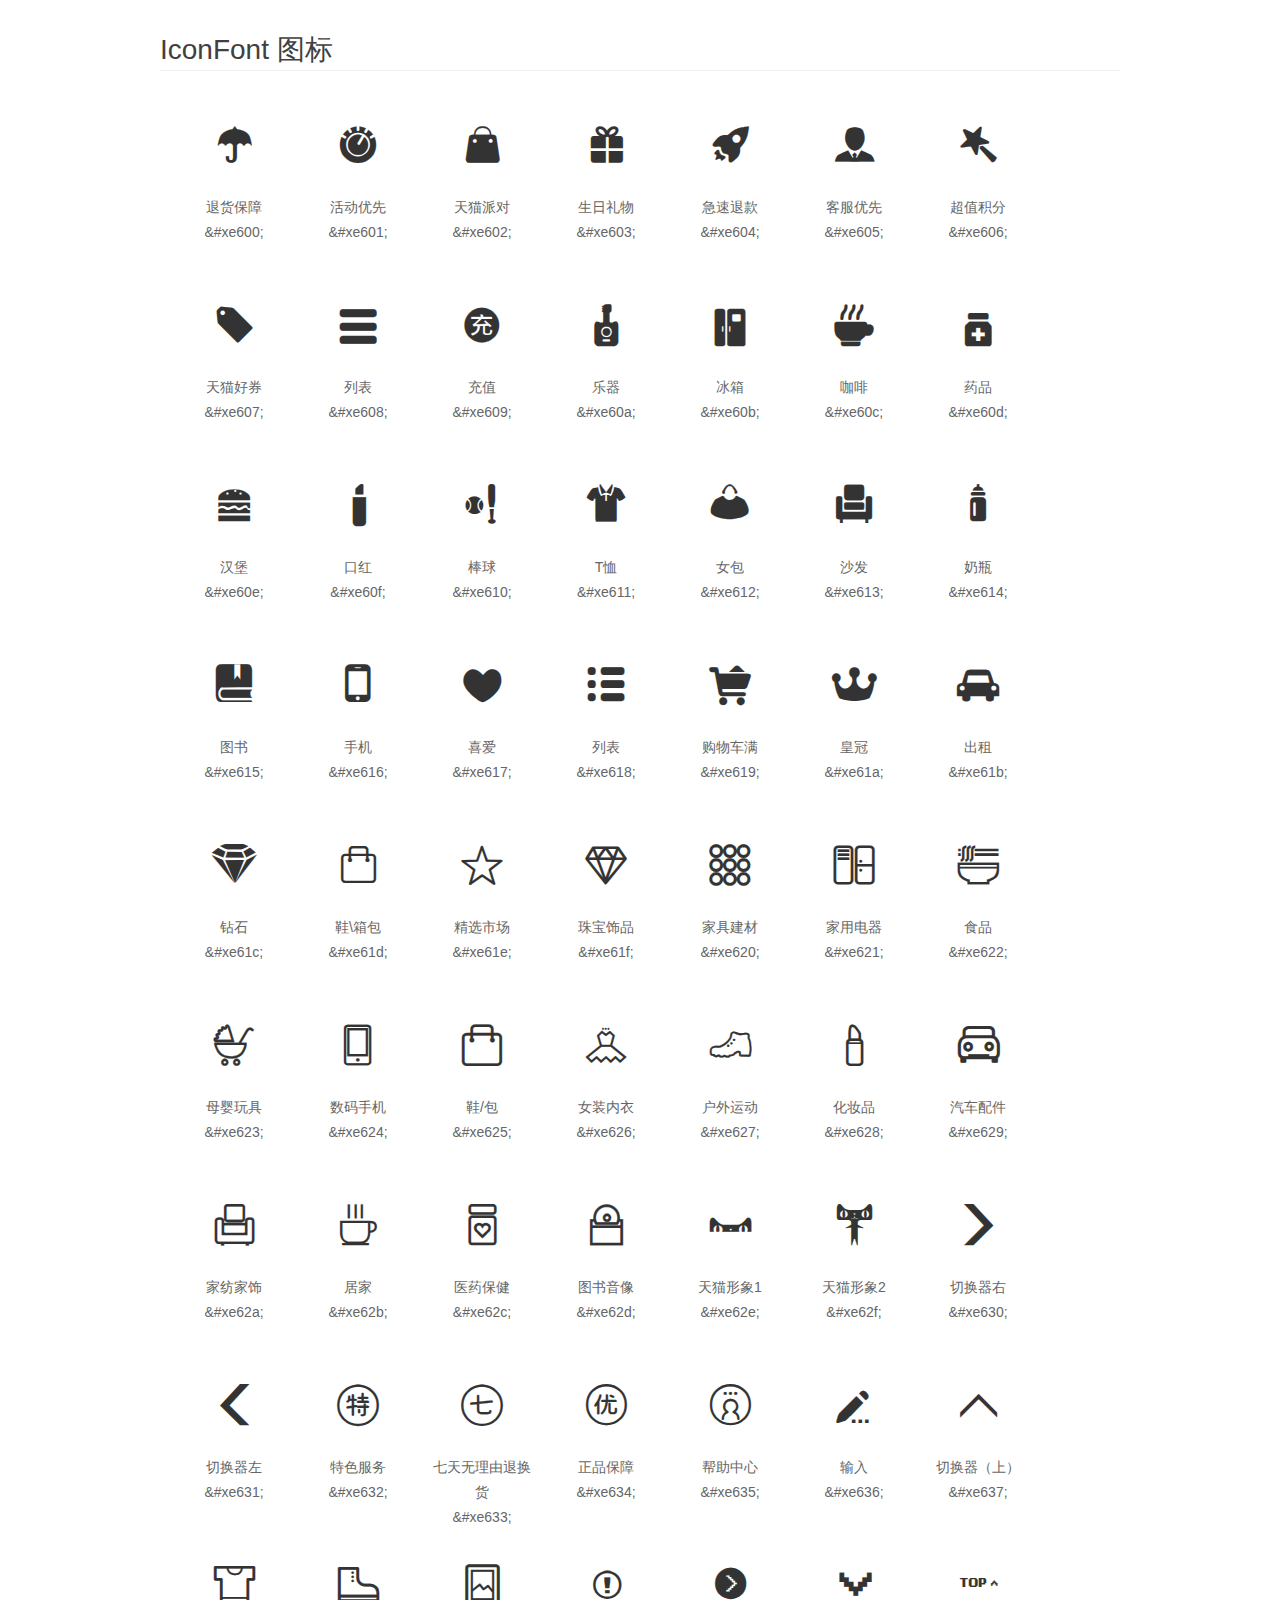
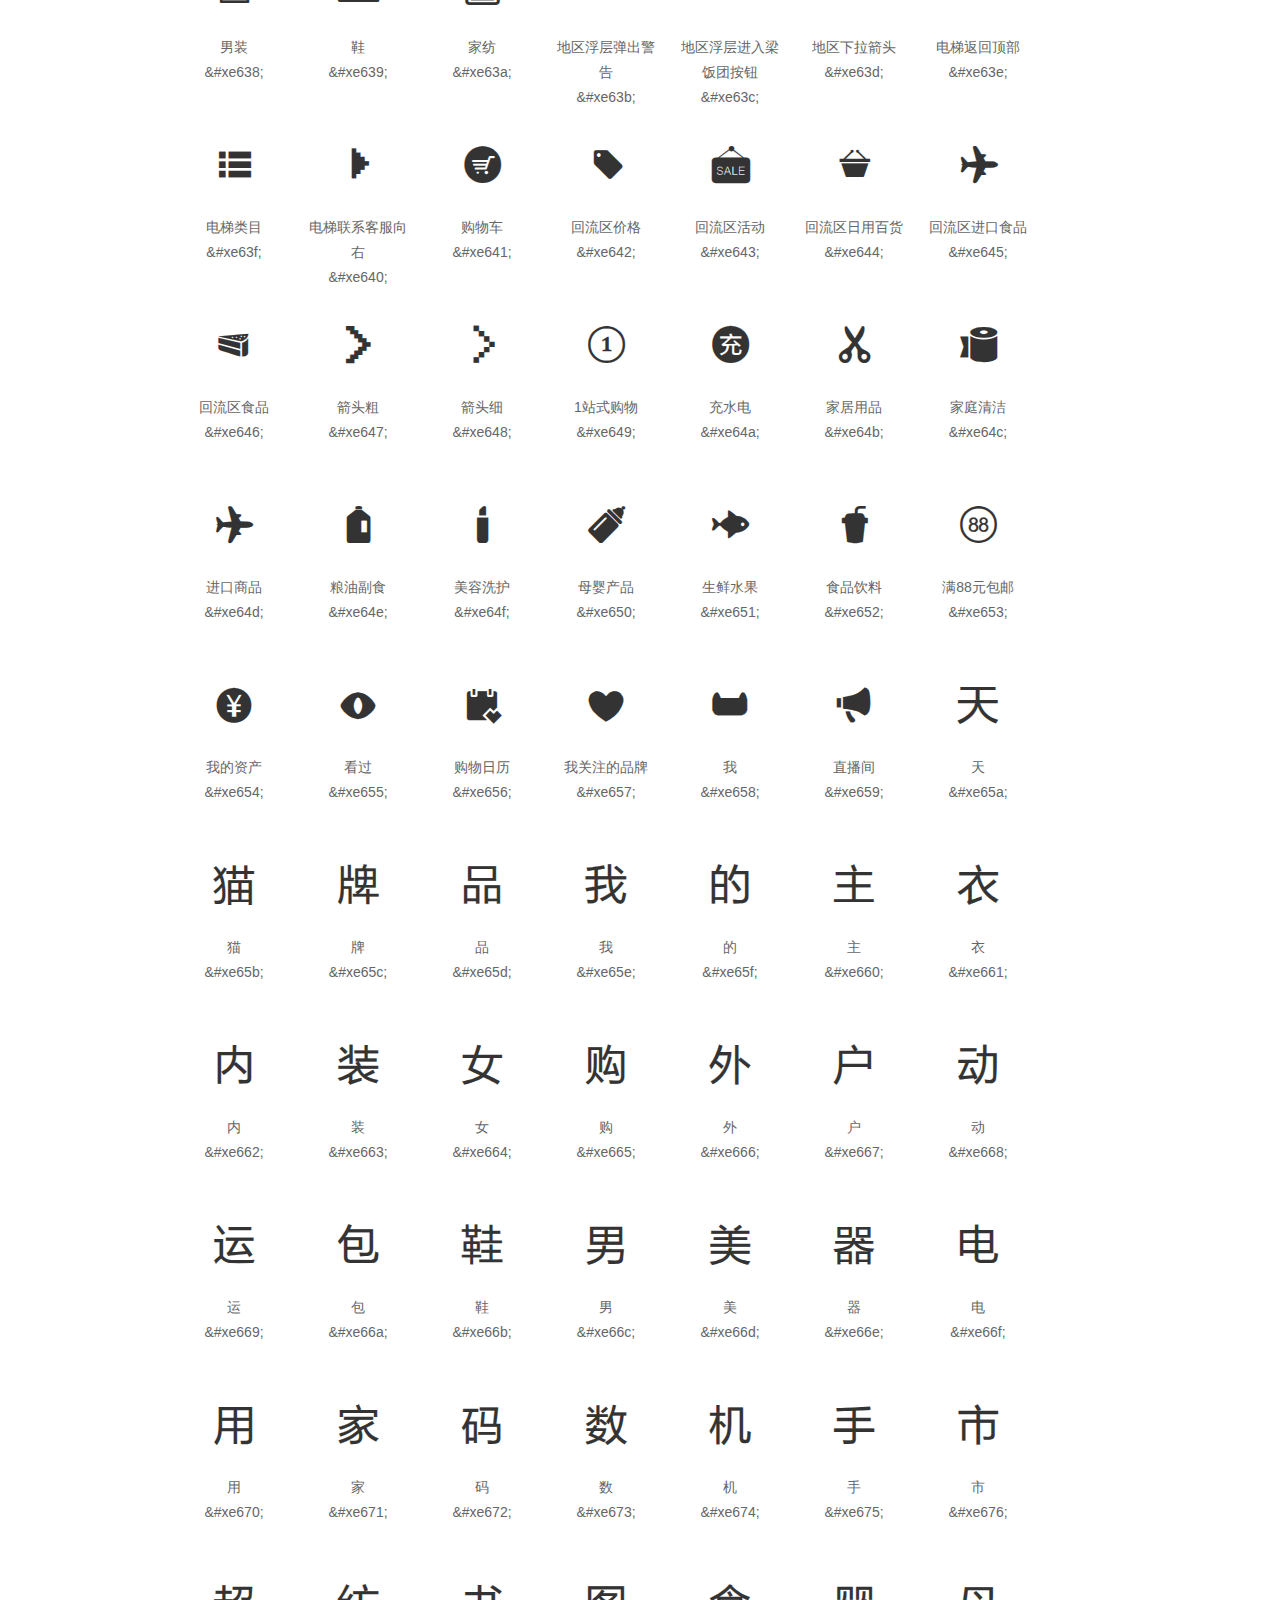
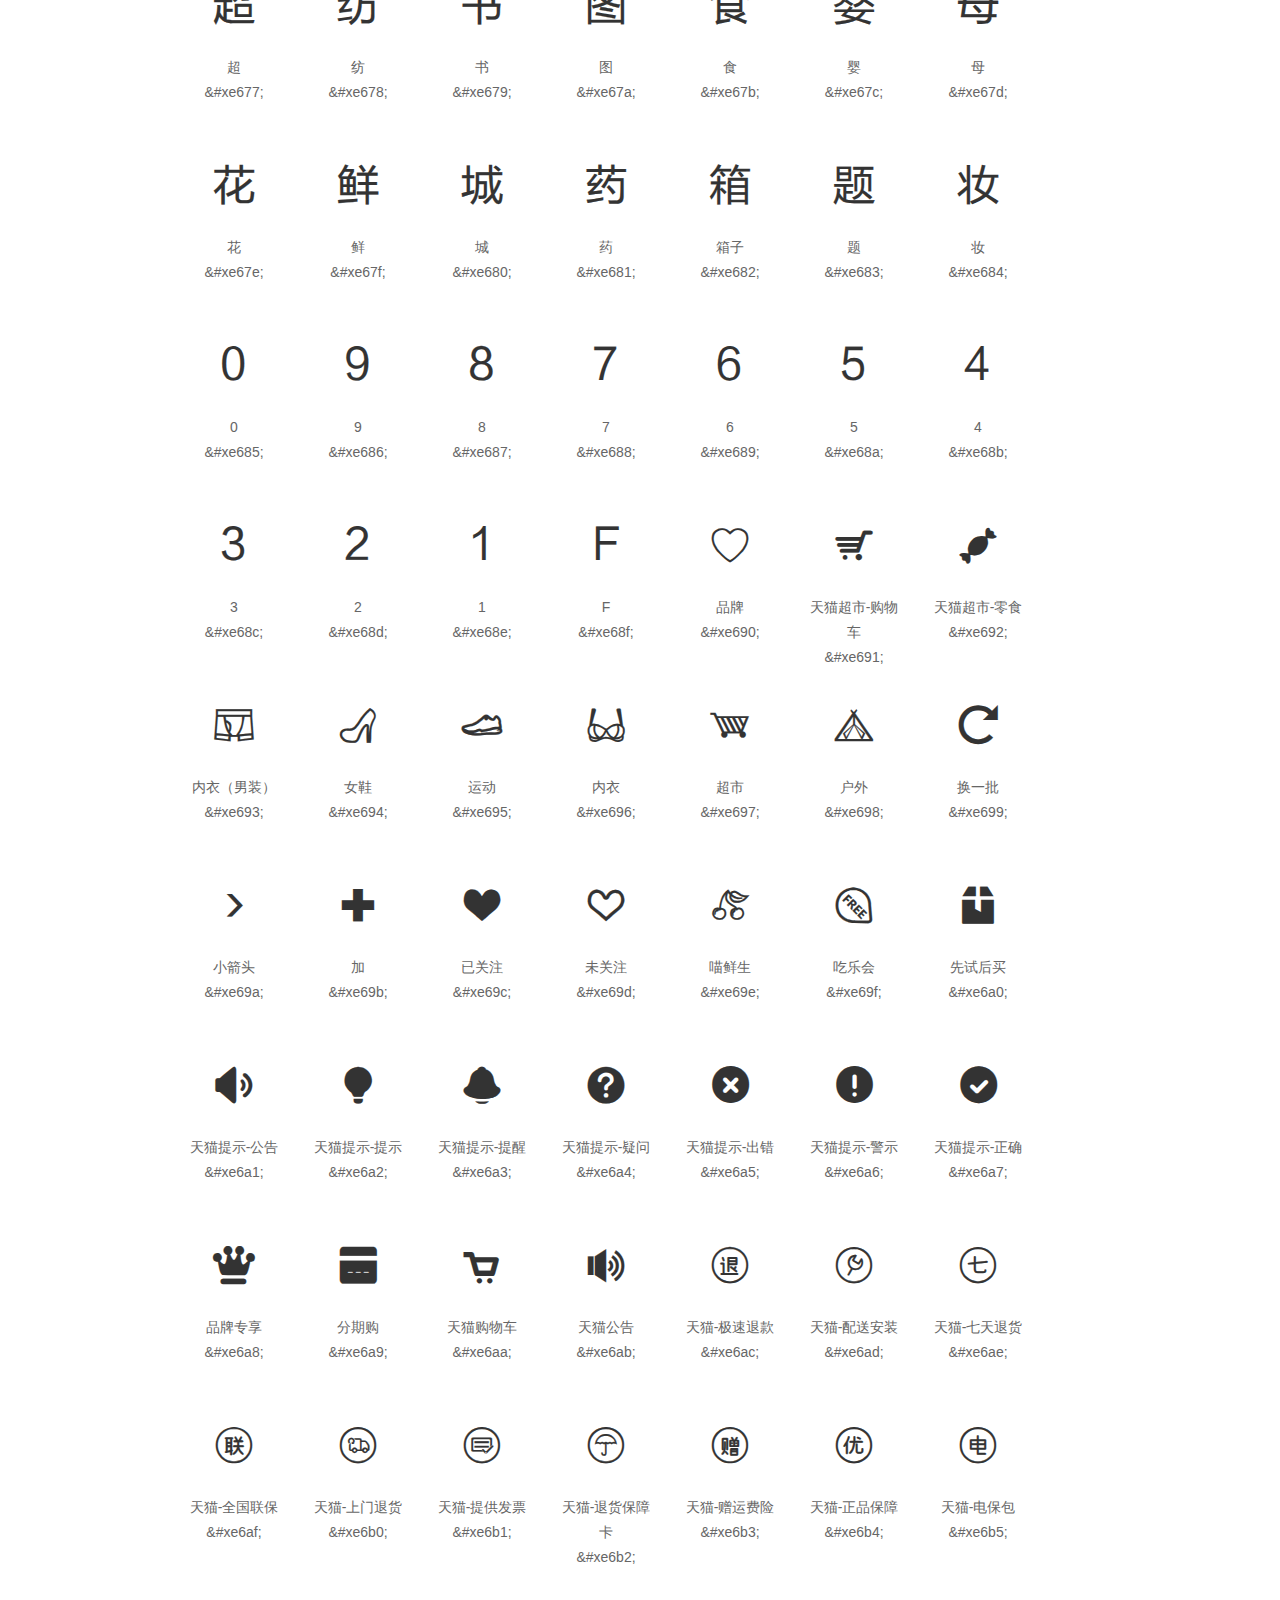
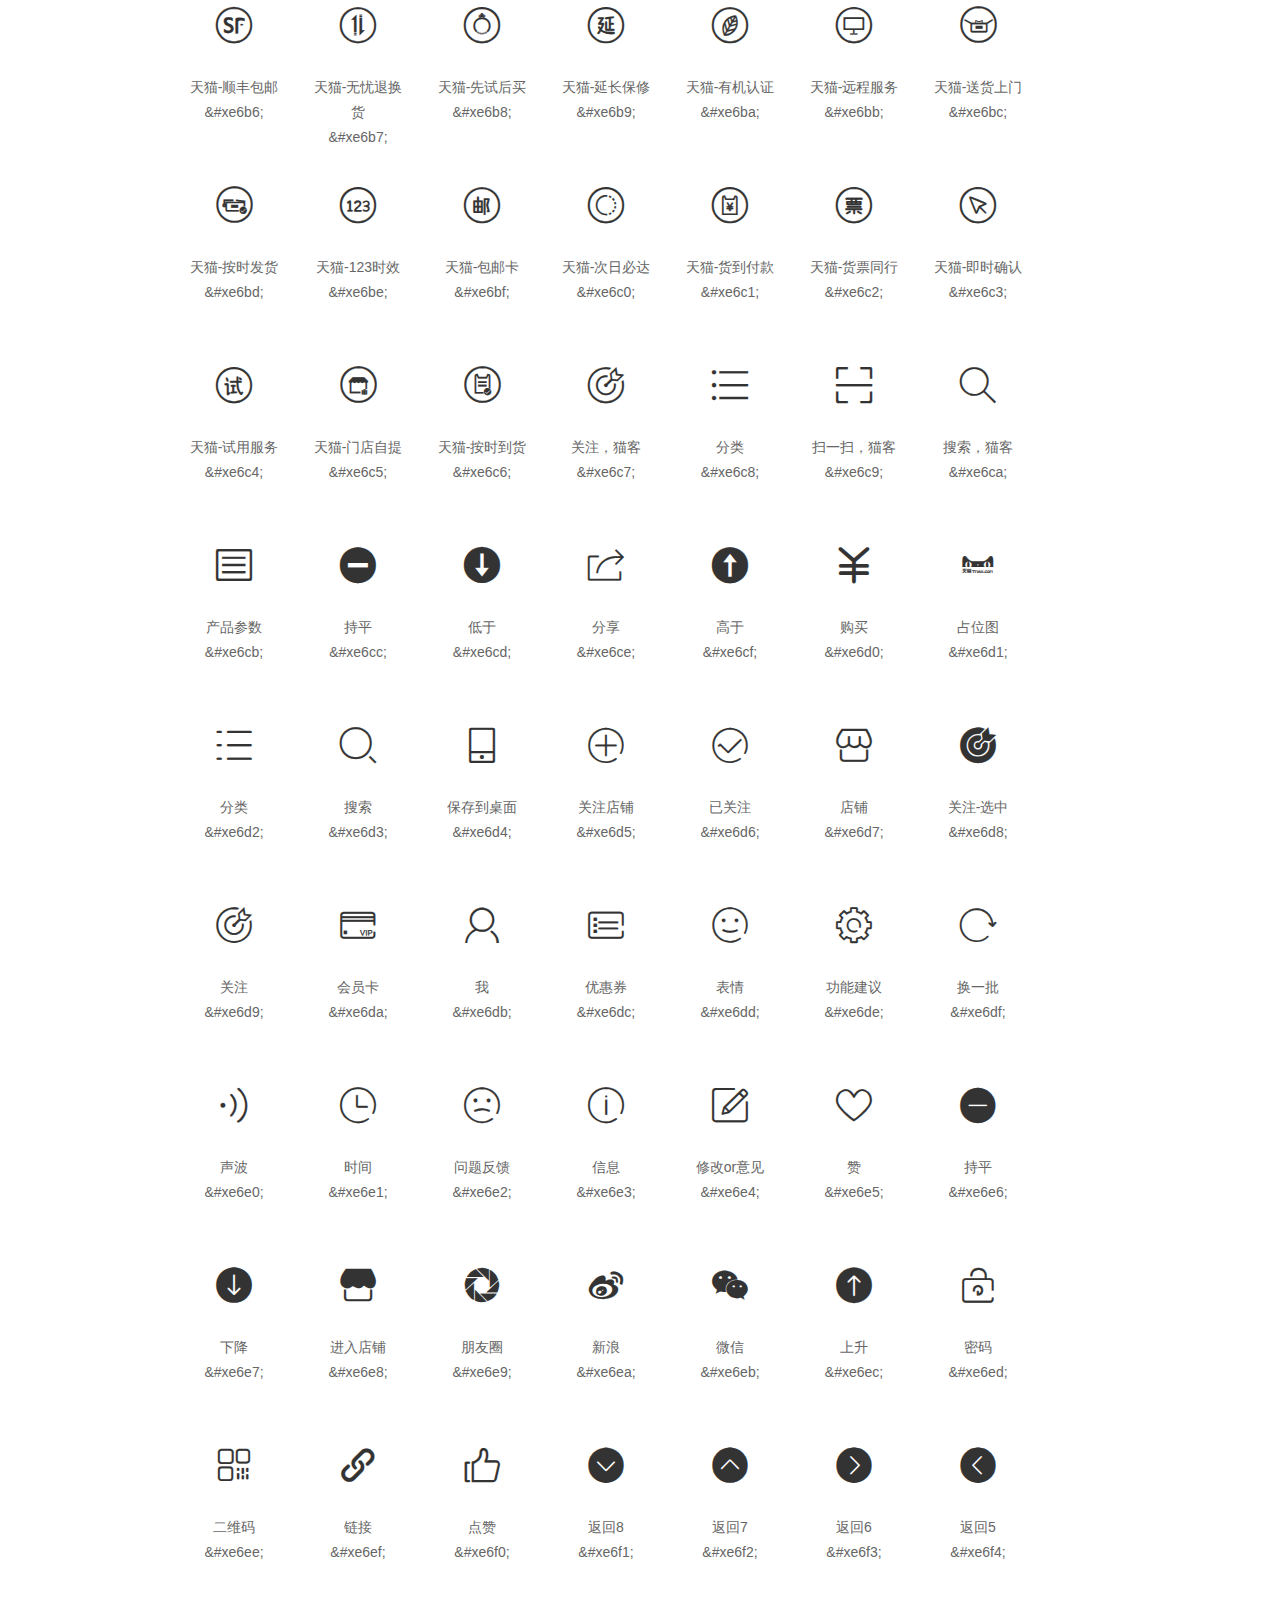
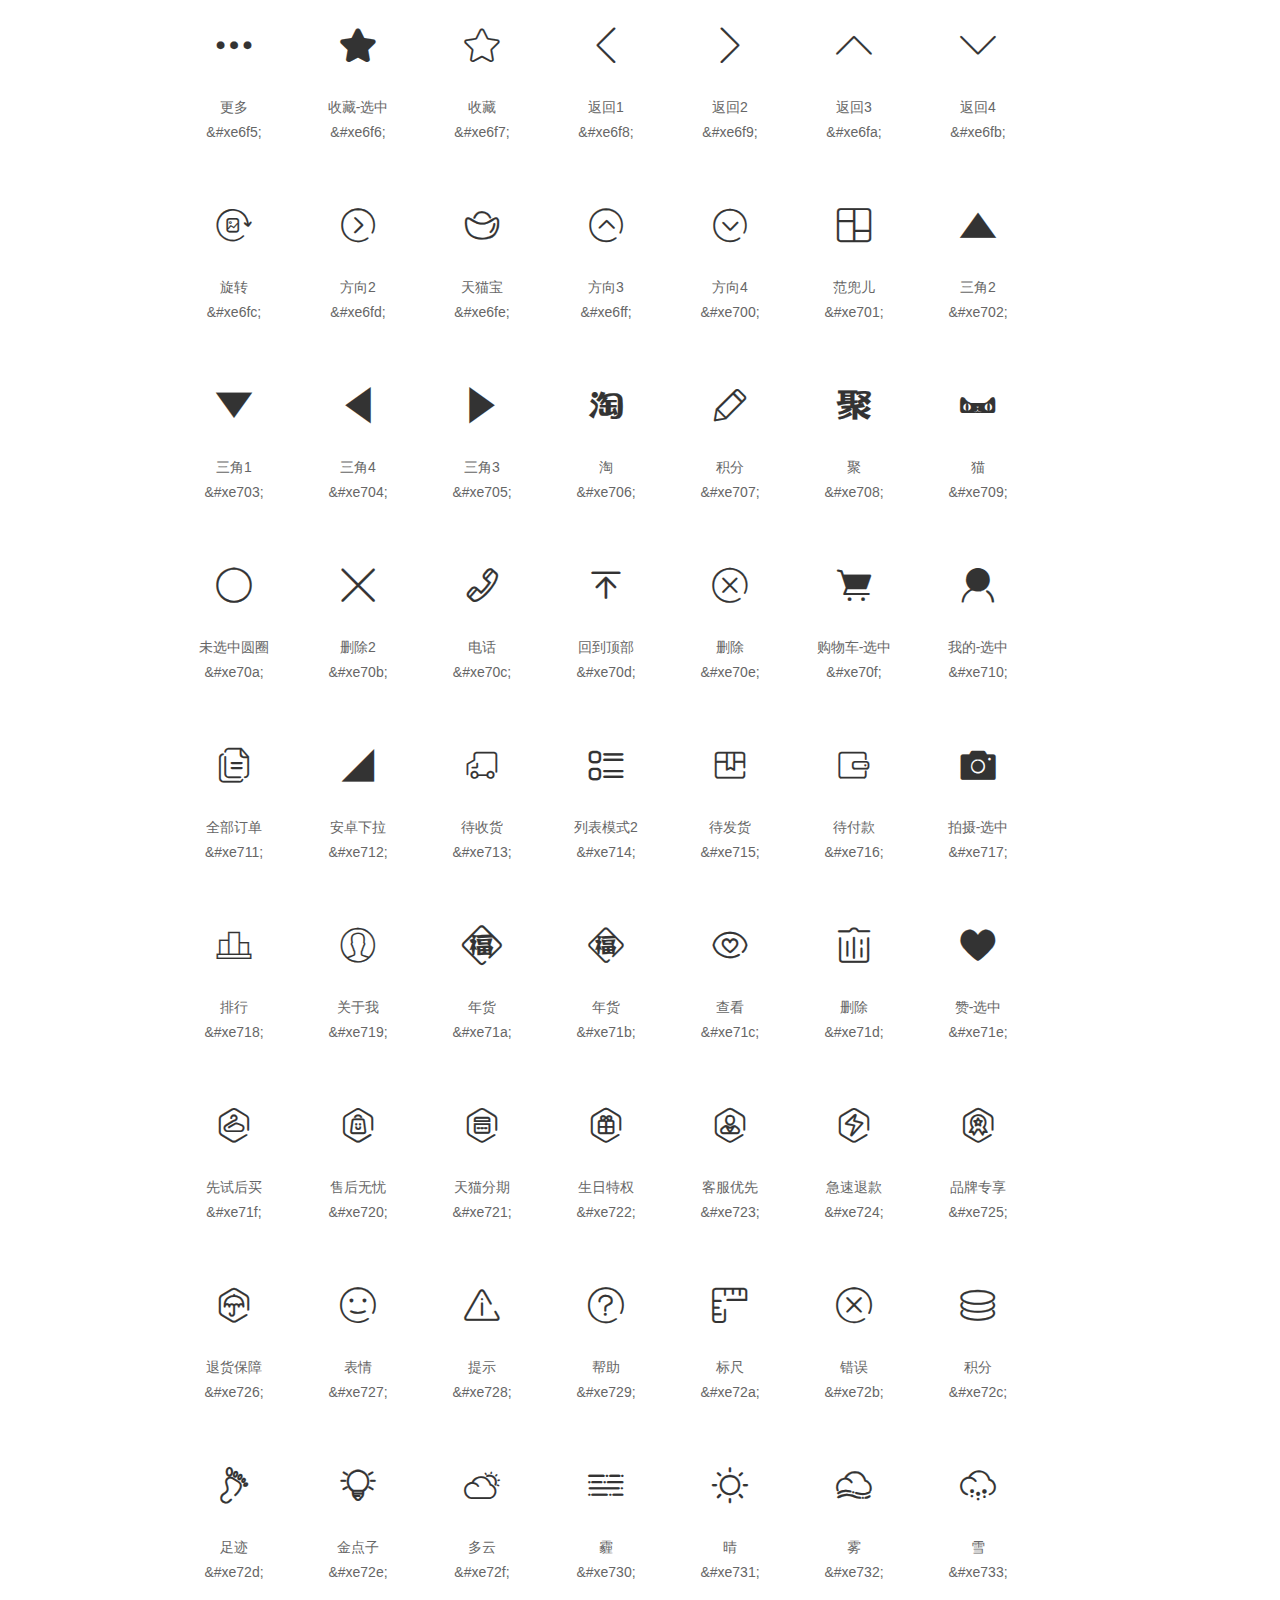
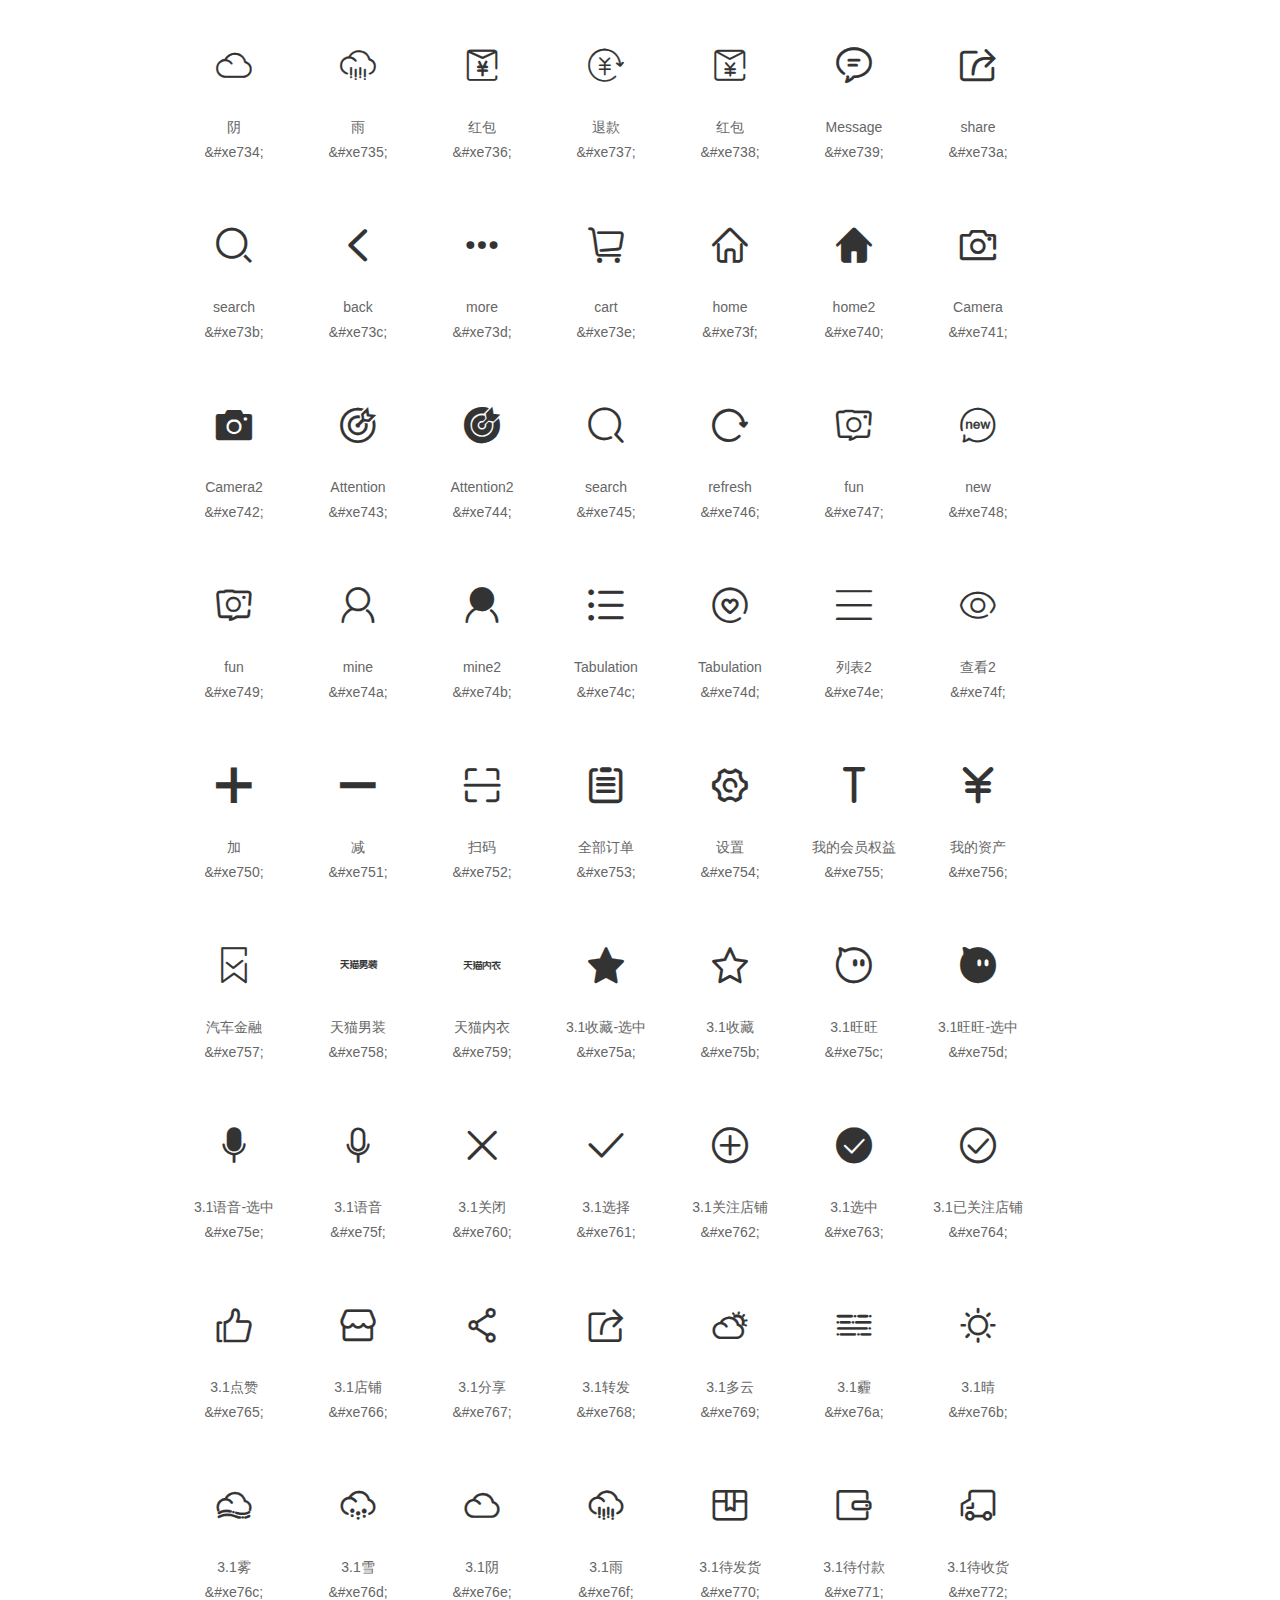
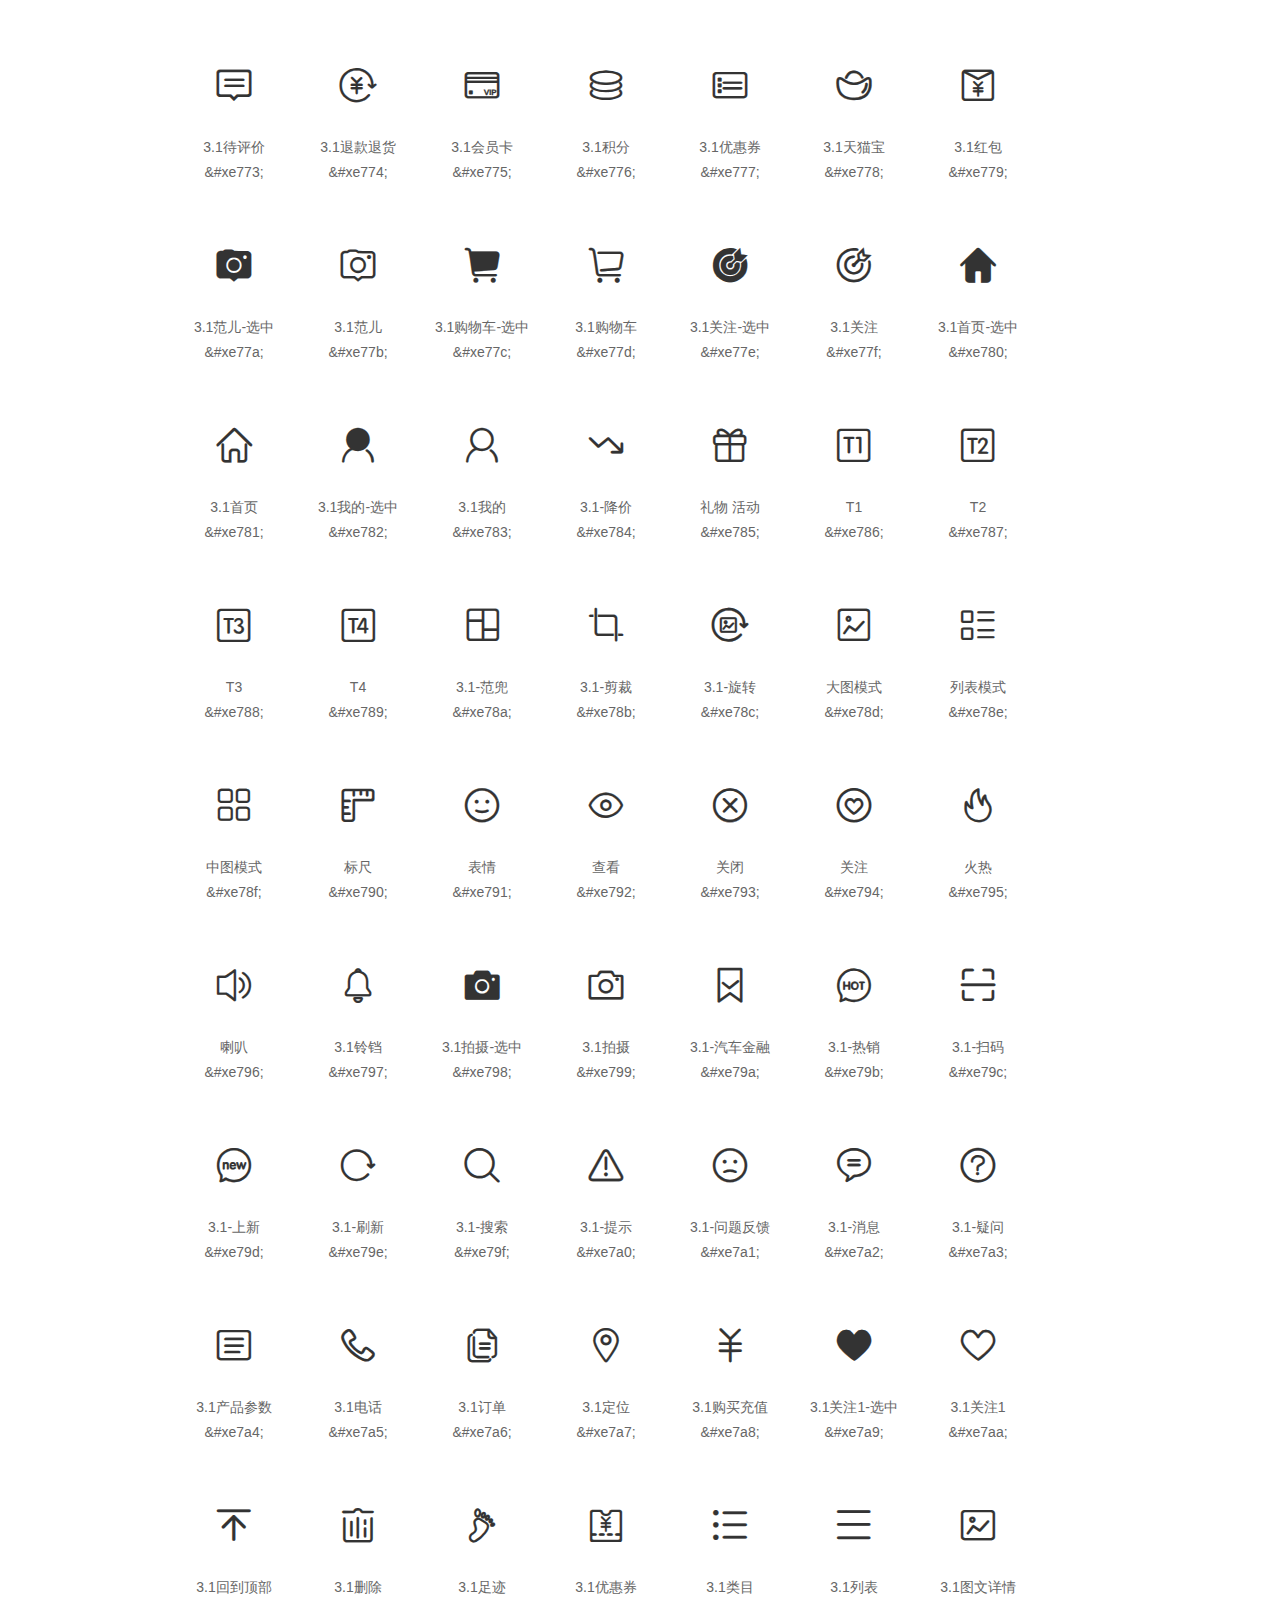
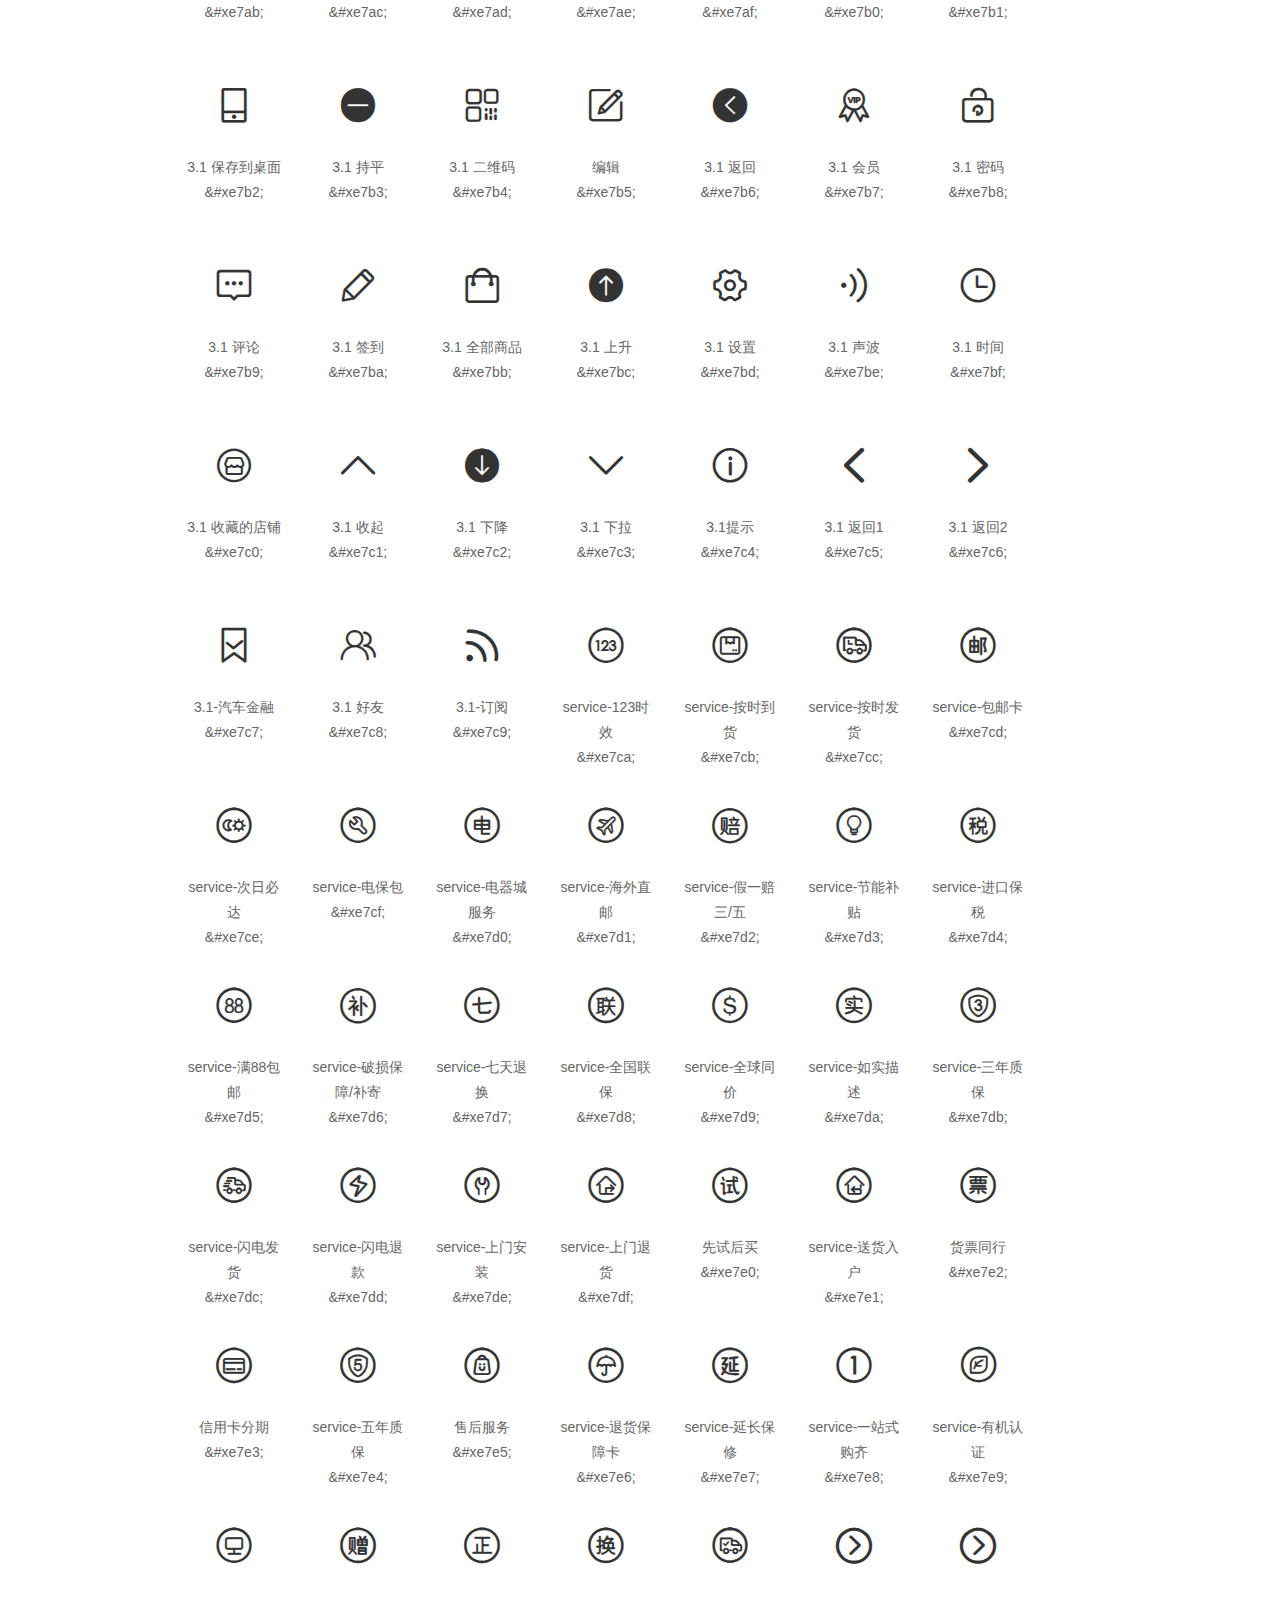
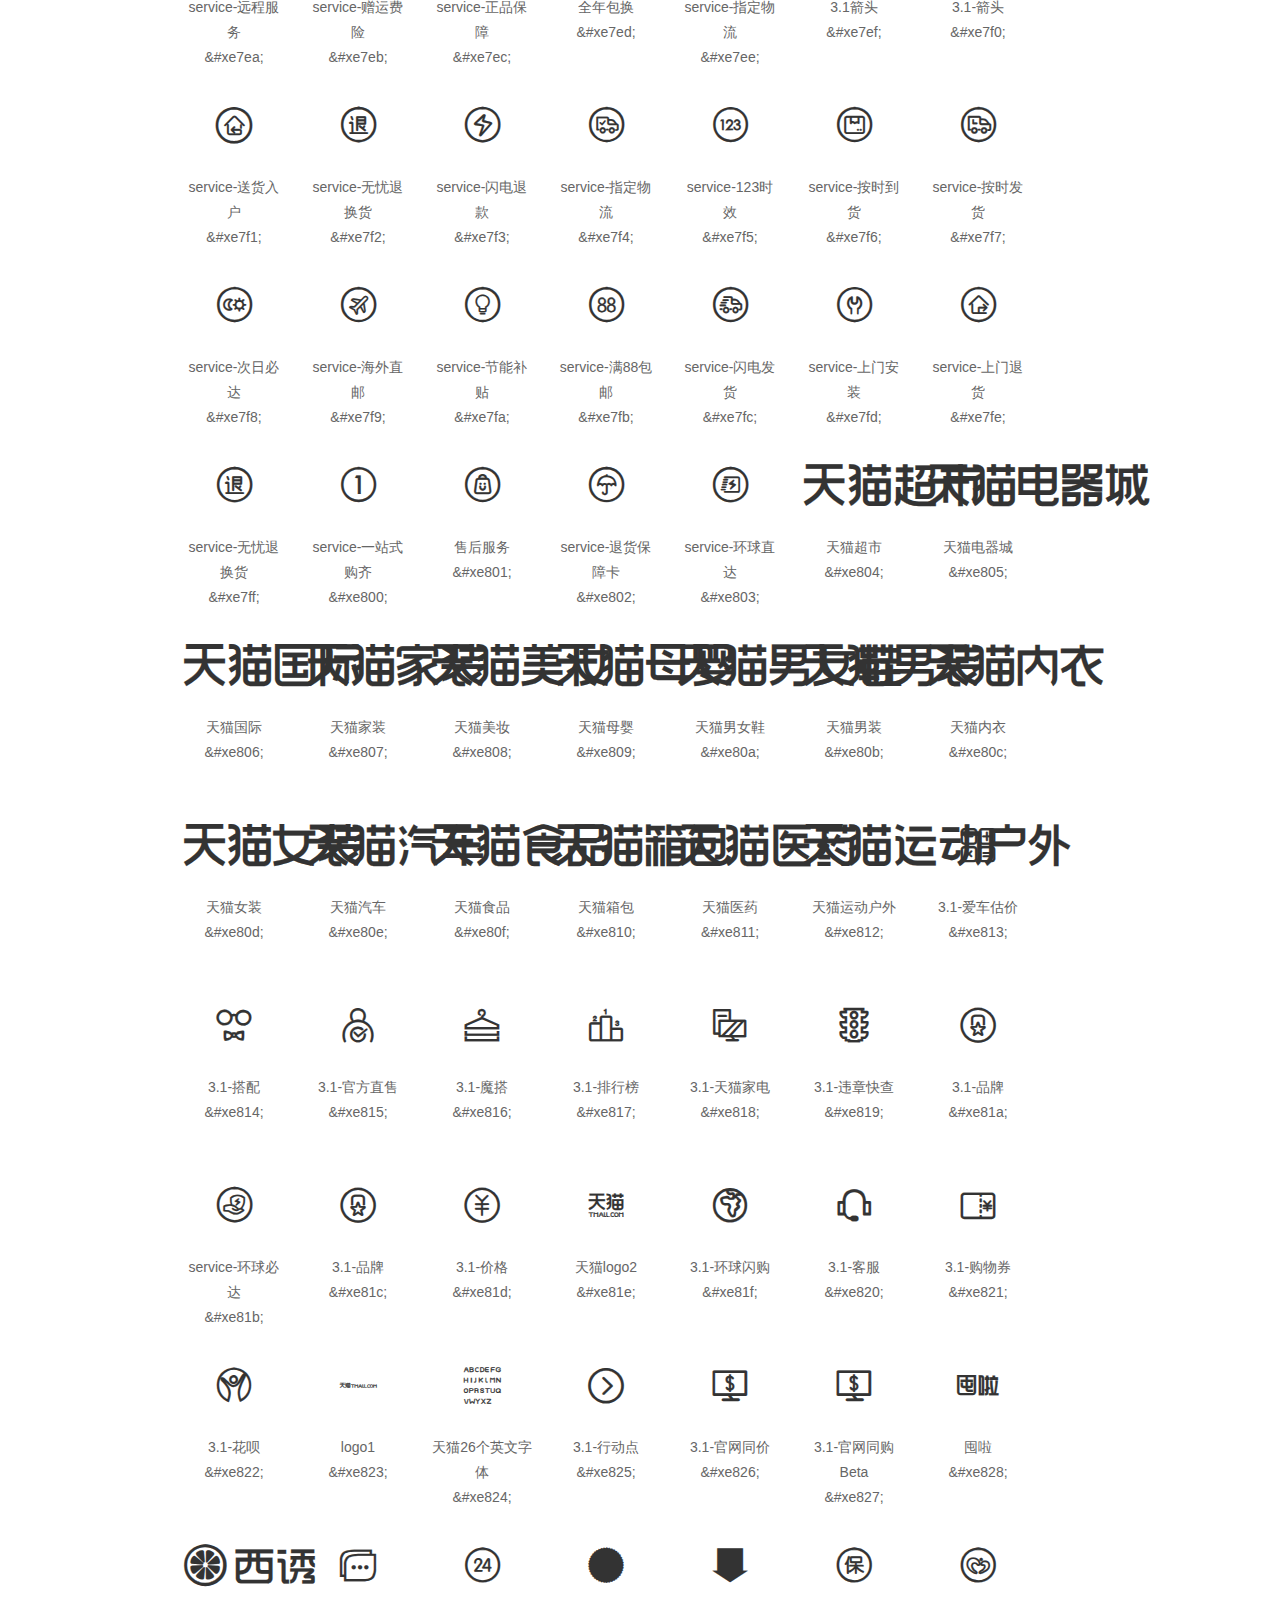
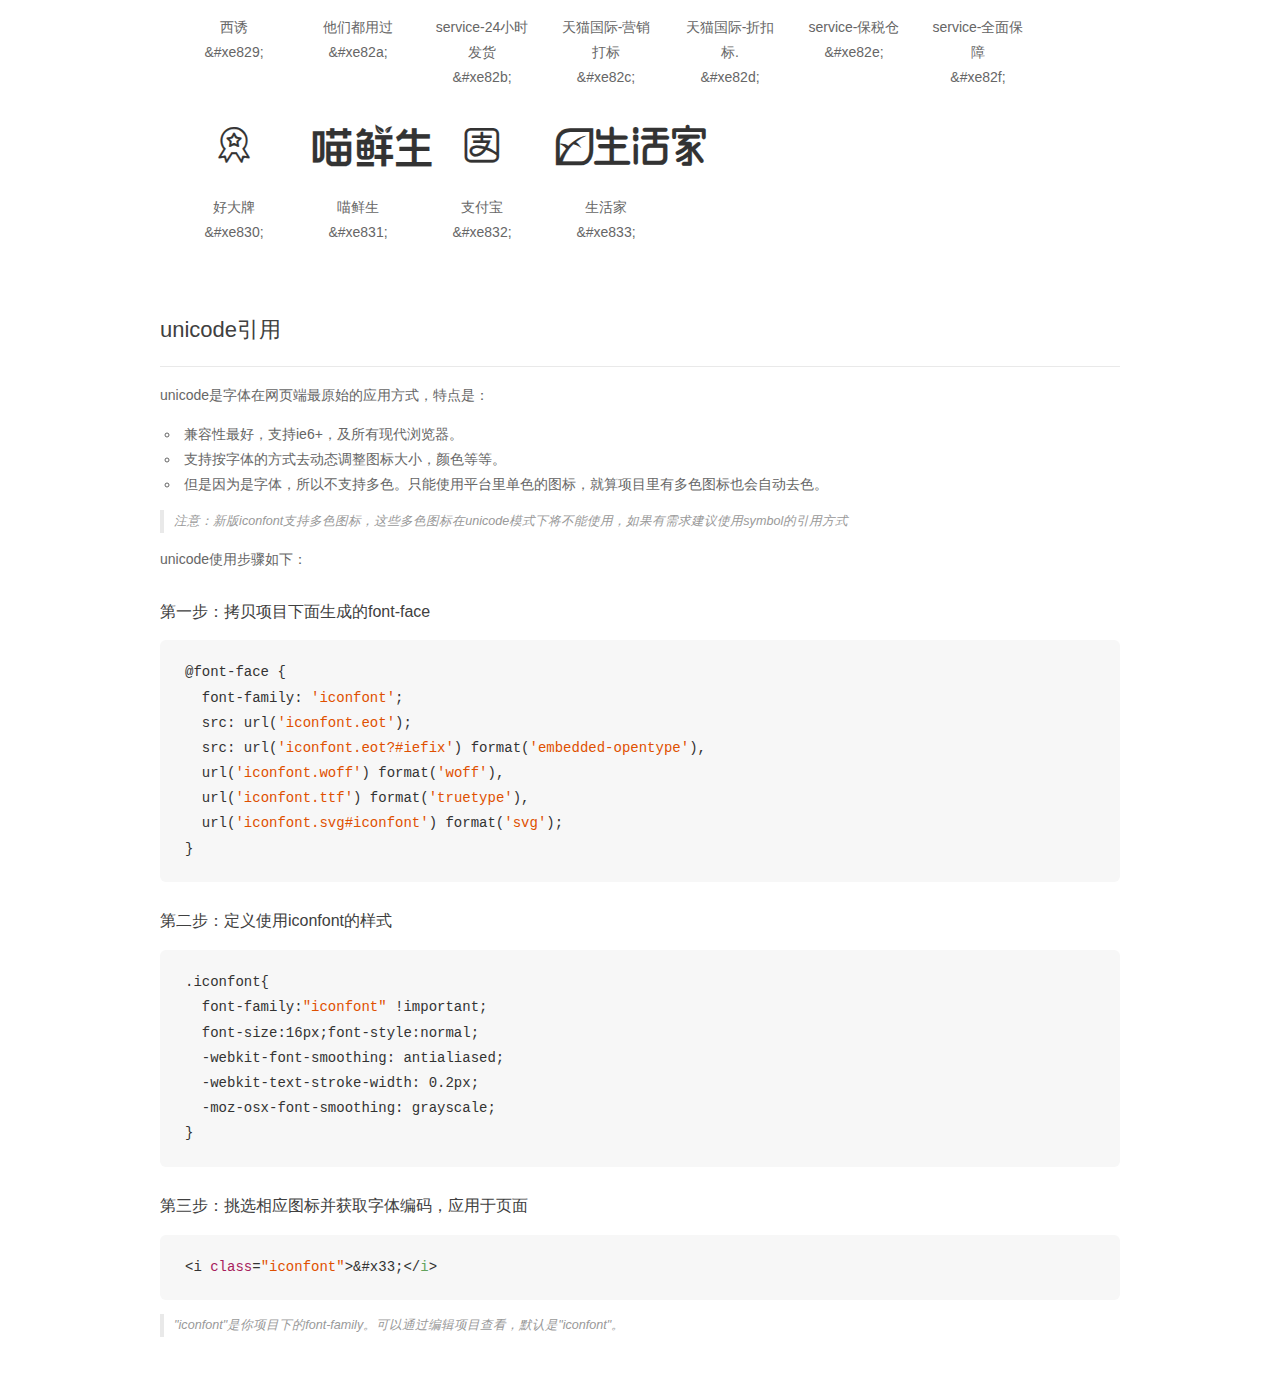
<file: tianmao/iconfont/demo_unicode.html>
<!DOCTYPE html>
<html>
<head>
    <meta charset="utf-8"/>
    <title>IconFont</title>
    <link rel="stylesheet" href="demo.css">

    <style type="text/css">

        @font-face {font-family: "iconfont";
          src: url('iconfont.eot'); /* IE9*/
          src: url('iconfont.eot#iefix') format('embedded-opentype'), /* IE6-IE8 */
          url('iconfont.woff') format('woff'), /* chrome, firefox */
          url('iconfont.ttf') format('truetype'), /* chrome, firefox, opera, Safari, Android, iOS 4.2+*/
          url('iconfont.svg#iconfont') format('svg'); /* iOS 4.1- */
        }

        .iconfont {
          font-family:"iconfont" !important;
          font-size:16px;
          font-style:normal;
          -webkit-font-smoothing: antialiased;
          -webkit-text-stroke-width: 0.2px;
          -moz-osx-font-smoothing: grayscale;
        }

    </style>
</head>
<body>
    <div class="main markdown">
        <h1>IconFont 图标</h1>
        <ul class="icon_lists clear">
            
                <li>
                <i class="icon iconfont">&#xe600;</i>
                    <div class="name">退货保障</div>
                    <div class="code">&amp;#xe600;</div>
                </li>
            
                <li>
                <i class="icon iconfont">&#xe601;</i>
                    <div class="name">活动优先</div>
                    <div class="code">&amp;#xe601;</div>
                </li>
            
                <li>
                <i class="icon iconfont">&#xe602;</i>
                    <div class="name">天猫派对</div>
                    <div class="code">&amp;#xe602;</div>
                </li>
            
                <li>
                <i class="icon iconfont">&#xe603;</i>
                    <div class="name">生日礼物</div>
                    <div class="code">&amp;#xe603;</div>
                </li>
            
                <li>
                <i class="icon iconfont">&#xe604;</i>
                    <div class="name">急速退款</div>
                    <div class="code">&amp;#xe604;</div>
                </li>
            
                <li>
                <i class="icon iconfont">&#xe605;</i>
                    <div class="name">客服优先</div>
                    <div class="code">&amp;#xe605;</div>
                </li>
            
                <li>
                <i class="icon iconfont">&#xe606;</i>
                    <div class="name">超值积分</div>
                    <div class="code">&amp;#xe606;</div>
                </li>
            
                <li>
                <i class="icon iconfont">&#xe607;</i>
                    <div class="name">天猫好券</div>
                    <div class="code">&amp;#xe607;</div>
                </li>
            
                <li>
                <i class="icon iconfont">&#xe608;</i>
                    <div class="name">列表</div>
                    <div class="code">&amp;#xe608;</div>
                </li>
            
                <li>
                <i class="icon iconfont">&#xe609;</i>
                    <div class="name">充值</div>
                    <div class="code">&amp;#xe609;</div>
                </li>
            
                <li>
                <i class="icon iconfont">&#xe60a;</i>
                    <div class="name">乐器</div>
                    <div class="code">&amp;#xe60a;</div>
                </li>
            
                <li>
                <i class="icon iconfont">&#xe60b;</i>
                    <div class="name">冰箱</div>
                    <div class="code">&amp;#xe60b;</div>
                </li>
            
                <li>
                <i class="icon iconfont">&#xe60c;</i>
                    <div class="name">咖啡</div>
                    <div class="code">&amp;#xe60c;</div>
                </li>
            
                <li>
                <i class="icon iconfont">&#xe60d;</i>
                    <div class="name">药品</div>
                    <div class="code">&amp;#xe60d;</div>
                </li>
            
                <li>
                <i class="icon iconfont">&#xe60e;</i>
                    <div class="name">汉堡</div>
                    <div class="code">&amp;#xe60e;</div>
                </li>
            
                <li>
                <i class="icon iconfont">&#xe60f;</i>
                    <div class="name">口红</div>
                    <div class="code">&amp;#xe60f;</div>
                </li>
            
                <li>
                <i class="icon iconfont">&#xe610;</i>
                    <div class="name">棒球</div>
                    <div class="code">&amp;#xe610;</div>
                </li>
            
                <li>
                <i class="icon iconfont">&#xe611;</i>
                    <div class="name">T恤</div>
                    <div class="code">&amp;#xe611;</div>
                </li>
            
                <li>
                <i class="icon iconfont">&#xe612;</i>
                    <div class="name">女包</div>
                    <div class="code">&amp;#xe612;</div>
                </li>
            
                <li>
                <i class="icon iconfont">&#xe613;</i>
                    <div class="name">沙发</div>
                    <div class="code">&amp;#xe613;</div>
                </li>
            
                <li>
                <i class="icon iconfont">&#xe614;</i>
                    <div class="name">奶瓶</div>
                    <div class="code">&amp;#xe614;</div>
                </li>
            
                <li>
                <i class="icon iconfont">&#xe615;</i>
                    <div class="name">图书</div>
                    <div class="code">&amp;#xe615;</div>
                </li>
            
                <li>
                <i class="icon iconfont">&#xe616;</i>
                    <div class="name">手机</div>
                    <div class="code">&amp;#xe616;</div>
                </li>
            
                <li>
                <i class="icon iconfont">&#xe617;</i>
                    <div class="name">喜爱</div>
                    <div class="code">&amp;#xe617;</div>
                </li>
            
                <li>
                <i class="icon iconfont">&#xe618;</i>
                    <div class="name">列表</div>
                    <div class="code">&amp;#xe618;</div>
                </li>
            
                <li>
                <i class="icon iconfont">&#xe619;</i>
                    <div class="name">购物车满</div>
                    <div class="code">&amp;#xe619;</div>
                </li>
            
                <li>
                <i class="icon iconfont">&#xe61a;</i>
                    <div class="name">皇冠</div>
                    <div class="code">&amp;#xe61a;</div>
                </li>
            
                <li>
                <i class="icon iconfont">&#xe61b;</i>
                    <div class="name">出租</div>
                    <div class="code">&amp;#xe61b;</div>
                </li>
            
                <li>
                <i class="icon iconfont">&#xe61c;</i>
                    <div class="name">钻石</div>
                    <div class="code">&amp;#xe61c;</div>
                </li>
            
                <li>
                <i class="icon iconfont">&#xe61d;</i>
                    <div class="name">鞋\箱包</div>
                    <div class="code">&amp;#xe61d;</div>
                </li>
            
                <li>
                <i class="icon iconfont">&#xe61e;</i>
                    <div class="name">精选市场</div>
                    <div class="code">&amp;#xe61e;</div>
                </li>
            
                <li>
                <i class="icon iconfont">&#xe61f;</i>
                    <div class="name">珠宝饰品</div>
                    <div class="code">&amp;#xe61f;</div>
                </li>
            
                <li>
                <i class="icon iconfont">&#xe620;</i>
                    <div class="name">家具建材</div>
                    <div class="code">&amp;#xe620;</div>
                </li>
            
                <li>
                <i class="icon iconfont">&#xe621;</i>
                    <div class="name">家用电器</div>
                    <div class="code">&amp;#xe621;</div>
                </li>
            
                <li>
                <i class="icon iconfont">&#xe622;</i>
                    <div class="name">食品</div>
                    <div class="code">&amp;#xe622;</div>
                </li>
            
                <li>
                <i class="icon iconfont">&#xe623;</i>
                    <div class="name">母婴玩具</div>
                    <div class="code">&amp;#xe623;</div>
                </li>
            
                <li>
                <i class="icon iconfont">&#xe624;</i>
                    <div class="name">数码手机</div>
                    <div class="code">&amp;#xe624;</div>
                </li>
            
                <li>
                <i class="icon iconfont">&#xe625;</i>
                    <div class="name">鞋/包</div>
                    <div class="code">&amp;#xe625;</div>
                </li>
            
                <li>
                <i class="icon iconfont">&#xe626;</i>
                    <div class="name">女装内衣</div>
                    <div class="code">&amp;#xe626;</div>
                </li>
            
                <li>
                <i class="icon iconfont">&#xe627;</i>
                    <div class="name">户外运动</div>
                    <div class="code">&amp;#xe627;</div>
                </li>
            
                <li>
                <i class="icon iconfont">&#xe628;</i>
                    <div class="name">化妆品</div>
                    <div class="code">&amp;#xe628;</div>
                </li>
            
                <li>
                <i class="icon iconfont">&#xe629;</i>
                    <div class="name">汽车配件</div>
                    <div class="code">&amp;#xe629;</div>
                </li>
            
                <li>
                <i class="icon iconfont">&#xe62a;</i>
                    <div class="name">家纺家饰</div>
                    <div class="code">&amp;#xe62a;</div>
                </li>
            
                <li>
                <i class="icon iconfont">&#xe62b;</i>
                    <div class="name">居家</div>
                    <div class="code">&amp;#xe62b;</div>
                </li>
            
                <li>
                <i class="icon iconfont">&#xe62c;</i>
                    <div class="name">医药保健</div>
                    <div class="code">&amp;#xe62c;</div>
                </li>
            
                <li>
                <i class="icon iconfont">&#xe62d;</i>
                    <div class="name">图书音像</div>
                    <div class="code">&amp;#xe62d;</div>
                </li>
            
                <li>
                <i class="icon iconfont">&#xe62e;</i>
                    <div class="name">天猫形象1</div>
                    <div class="code">&amp;#xe62e;</div>
                </li>
            
                <li>
                <i class="icon iconfont">&#xe62f;</i>
                    <div class="name">天猫形象2</div>
                    <div class="code">&amp;#xe62f;</div>
                </li>
            
                <li>
                <i class="icon iconfont">&#xe630;</i>
                    <div class="name">切换器右</div>
                    <div class="code">&amp;#xe630;</div>
                </li>
            
                <li>
                <i class="icon iconfont">&#xe631;</i>
                    <div class="name">切换器左</div>
                    <div class="code">&amp;#xe631;</div>
                </li>
            
                <li>
                <i class="icon iconfont">&#xe632;</i>
                    <div class="name">特色服务</div>
                    <div class="code">&amp;#xe632;</div>
                </li>
            
                <li>
                <i class="icon iconfont">&#xe633;</i>
                    <div class="name">七天无理由退换货</div>
                    <div class="code">&amp;#xe633;</div>
                </li>
            
                <li>
                <i class="icon iconfont">&#xe634;</i>
                    <div class="name">正品保障</div>
                    <div class="code">&amp;#xe634;</div>
                </li>
            
                <li>
                <i class="icon iconfont">&#xe635;</i>
                    <div class="name">帮助中心</div>
                    <div class="code">&amp;#xe635;</div>
                </li>
            
                <li>
                <i class="icon iconfont">&#xe636;</i>
                    <div class="name">输入</div>
                    <div class="code">&amp;#xe636;</div>
                </li>
            
                <li>
                <i class="icon iconfont">&#xe637;</i>
                    <div class="name">切换器（上）</div>
                    <div class="code">&amp;#xe637;</div>
                </li>
            
                <li>
                <i class="icon iconfont">&#xe638;</i>
                    <div class="name">男装</div>
                    <div class="code">&amp;#xe638;</div>
                </li>
            
                <li>
                <i class="icon iconfont">&#xe639;</i>
                    <div class="name">鞋</div>
                    <div class="code">&amp;#xe639;</div>
                </li>
            
                <li>
                <i class="icon iconfont">&#xe63a;</i>
                    <div class="name">家纺</div>
                    <div class="code">&amp;#xe63a;</div>
                </li>
            
                <li>
                <i class="icon iconfont">&#xe63b;</i>
                    <div class="name">地区浮层弹出警告</div>
                    <div class="code">&amp;#xe63b;</div>
                </li>
            
                <li>
                <i class="icon iconfont">&#xe63c;</i>
                    <div class="name">地区浮层进入梁饭团按钮</div>
                    <div class="code">&amp;#xe63c;</div>
                </li>
            
                <li>
                <i class="icon iconfont">&#xe63d;</i>
                    <div class="name">地区下拉箭头</div>
                    <div class="code">&amp;#xe63d;</div>
                </li>
            
                <li>
                <i class="icon iconfont">&#xe63e;</i>
                    <div class="name">电梯返回顶部</div>
                    <div class="code">&amp;#xe63e;</div>
                </li>
            
                <li>
                <i class="icon iconfont">&#xe63f;</i>
                    <div class="name">电梯类目</div>
                    <div class="code">&amp;#xe63f;</div>
                </li>
            
                <li>
                <i class="icon iconfont">&#xe640;</i>
                    <div class="name">电梯联系客服向右</div>
                    <div class="code">&amp;#xe640;</div>
                </li>
            
                <li>
                <i class="icon iconfont">&#xe641;</i>
                    <div class="name">购物车</div>
                    <div class="code">&amp;#xe641;</div>
                </li>
            
                <li>
                <i class="icon iconfont">&#xe642;</i>
                    <div class="name">回流区价格</div>
                    <div class="code">&amp;#xe642;</div>
                </li>
            
                <li>
                <i class="icon iconfont">&#xe643;</i>
                    <div class="name">回流区活动</div>
                    <div class="code">&amp;#xe643;</div>
                </li>
            
                <li>
                <i class="icon iconfont">&#xe644;</i>
                    <div class="name">回流区日用百货</div>
                    <div class="code">&amp;#xe644;</div>
                </li>
            
                <li>
                <i class="icon iconfont">&#xe645;</i>
                    <div class="name">回流区进口食品</div>
                    <div class="code">&amp;#xe645;</div>
                </li>
            
                <li>
                <i class="icon iconfont">&#xe646;</i>
                    <div class="name">回流区食品</div>
                    <div class="code">&amp;#xe646;</div>
                </li>
            
                <li>
                <i class="icon iconfont">&#xe647;</i>
                    <div class="name">箭头粗</div>
                    <div class="code">&amp;#xe647;</div>
                </li>
            
                <li>
                <i class="icon iconfont">&#xe648;</i>
                    <div class="name">箭头细</div>
                    <div class="code">&amp;#xe648;</div>
                </li>
            
                <li>
                <i class="icon iconfont">&#xe649;</i>
                    <div class="name">1站式购物</div>
                    <div class="code">&amp;#xe649;</div>
                </li>
            
                <li>
                <i class="icon iconfont">&#xe64a;</i>
                    <div class="name">充水电</div>
                    <div class="code">&amp;#xe64a;</div>
                </li>
            
                <li>
                <i class="icon iconfont">&#xe64b;</i>
                    <div class="name">家居用品</div>
                    <div class="code">&amp;#xe64b;</div>
                </li>
            
                <li>
                <i class="icon iconfont">&#xe64c;</i>
                    <div class="name">家庭清洁</div>
                    <div class="code">&amp;#xe64c;</div>
                </li>
            
                <li>
                <i class="icon iconfont">&#xe64d;</i>
                    <div class="name">进口商品</div>
                    <div class="code">&amp;#xe64d;</div>
                </li>
            
                <li>
                <i class="icon iconfont">&#xe64e;</i>
                    <div class="name">粮油副食</div>
                    <div class="code">&amp;#xe64e;</div>
                </li>
            
                <li>
                <i class="icon iconfont">&#xe64f;</i>
                    <div class="name">美容洗护</div>
                    <div class="code">&amp;#xe64f;</div>
                </li>
            
                <li>
                <i class="icon iconfont">&#xe650;</i>
                    <div class="name">母婴产品</div>
                    <div class="code">&amp;#xe650;</div>
                </li>
            
                <li>
                <i class="icon iconfont">&#xe651;</i>
                    <div class="name">生鲜水果</div>
                    <div class="code">&amp;#xe651;</div>
                </li>
            
                <li>
                <i class="icon iconfont">&#xe652;</i>
                    <div class="name">食品饮料</div>
                    <div class="code">&amp;#xe652;</div>
                </li>
            
                <li>
                <i class="icon iconfont">&#xe653;</i>
                    <div class="name">满88元包邮</div>
                    <div class="code">&amp;#xe653;</div>
                </li>
            
                <li>
                <i class="icon iconfont">&#xe654;</i>
                    <div class="name">我的资产</div>
                    <div class="code">&amp;#xe654;</div>
                </li>
            
                <li>
                <i class="icon iconfont">&#xe655;</i>
                    <div class="name">看过</div>
                    <div class="code">&amp;#xe655;</div>
                </li>
            
                <li>
                <i class="icon iconfont">&#xe656;</i>
                    <div class="name">购物日历</div>
                    <div class="code">&amp;#xe656;</div>
                </li>
            
                <li>
                <i class="icon iconfont">&#xe657;</i>
                    <div class="name">我关注的品牌</div>
                    <div class="code">&amp;#xe657;</div>
                </li>
            
                <li>
                <i class="icon iconfont">&#xe658;</i>
                    <div class="name">我</div>
                    <div class="code">&amp;#xe658;</div>
                </li>
            
                <li>
                <i class="icon iconfont">&#xe659;</i>
                    <div class="name">直播间</div>
                    <div class="code">&amp;#xe659;</div>
                </li>
            
                <li>
                <i class="icon iconfont">&#xe65a;</i>
                    <div class="name">天</div>
                    <div class="code">&amp;#xe65a;</div>
                </li>
            
                <li>
                <i class="icon iconfont">&#xe65b;</i>
                    <div class="name">猫</div>
                    <div class="code">&amp;#xe65b;</div>
                </li>
            
                <li>
                <i class="icon iconfont">&#xe65c;</i>
                    <div class="name">牌</div>
                    <div class="code">&amp;#xe65c;</div>
                </li>
            
                <li>
                <i class="icon iconfont">&#xe65d;</i>
                    <div class="name">品</div>
                    <div class="code">&amp;#xe65d;</div>
                </li>
            
                <li>
                <i class="icon iconfont">&#xe65e;</i>
                    <div class="name">我</div>
                    <div class="code">&amp;#xe65e;</div>
                </li>
            
                <li>
                <i class="icon iconfont">&#xe65f;</i>
                    <div class="name">的</div>
                    <div class="code">&amp;#xe65f;</div>
                </li>
            
                <li>
                <i class="icon iconfont">&#xe660;</i>
                    <div class="name">主</div>
                    <div class="code">&amp;#xe660;</div>
                </li>
            
                <li>
                <i class="icon iconfont">&#xe661;</i>
                    <div class="name">衣</div>
                    <div class="code">&amp;#xe661;</div>
                </li>
            
                <li>
                <i class="icon iconfont">&#xe662;</i>
                    <div class="name">内</div>
                    <div class="code">&amp;#xe662;</div>
                </li>
            
                <li>
                <i class="icon iconfont">&#xe663;</i>
                    <div class="name">装</div>
                    <div class="code">&amp;#xe663;</div>
                </li>
            
                <li>
                <i class="icon iconfont">&#xe664;</i>
                    <div class="name">女</div>
                    <div class="code">&amp;#xe664;</div>
                </li>
            
                <li>
                <i class="icon iconfont">&#xe665;</i>
                    <div class="name">购</div>
                    <div class="code">&amp;#xe665;</div>
                </li>
            
                <li>
                <i class="icon iconfont">&#xe666;</i>
                    <div class="name">外</div>
                    <div class="code">&amp;#xe666;</div>
                </li>
            
                <li>
                <i class="icon iconfont">&#xe667;</i>
                    <div class="name">户</div>
                    <div class="code">&amp;#xe667;</div>
                </li>
            
                <li>
                <i class="icon iconfont">&#xe668;</i>
                    <div class="name">动</div>
                    <div class="code">&amp;#xe668;</div>
                </li>
            
                <li>
                <i class="icon iconfont">&#xe669;</i>
                    <div class="name">运</div>
                    <div class="code">&amp;#xe669;</div>
                </li>
            
                <li>
                <i class="icon iconfont">&#xe66a;</i>
                    <div class="name">包</div>
                    <div class="code">&amp;#xe66a;</div>
                </li>
            
                <li>
                <i class="icon iconfont">&#xe66b;</i>
                    <div class="name">鞋</div>
                    <div class="code">&amp;#xe66b;</div>
                </li>
            
                <li>
                <i class="icon iconfont">&#xe66c;</i>
                    <div class="name">男</div>
                    <div class="code">&amp;#xe66c;</div>
                </li>
            
                <li>
                <i class="icon iconfont">&#xe66d;</i>
                    <div class="name">美</div>
                    <div class="code">&amp;#xe66d;</div>
                </li>
            
                <li>
                <i class="icon iconfont">&#xe66e;</i>
                    <div class="name">器</div>
                    <div class="code">&amp;#xe66e;</div>
                </li>
            
                <li>
                <i class="icon iconfont">&#xe66f;</i>
                    <div class="name">电</div>
                    <div class="code">&amp;#xe66f;</div>
                </li>
            
                <li>
                <i class="icon iconfont">&#xe670;</i>
                    <div class="name">用</div>
                    <div class="code">&amp;#xe670;</div>
                </li>
            
                <li>
                <i class="icon iconfont">&#xe671;</i>
                    <div class="name">家</div>
                    <div class="code">&amp;#xe671;</div>
                </li>
            
                <li>
                <i class="icon iconfont">&#xe672;</i>
                    <div class="name">码</div>
                    <div class="code">&amp;#xe672;</div>
                </li>
            
                <li>
                <i class="icon iconfont">&#xe673;</i>
                    <div class="name">数</div>
                    <div class="code">&amp;#xe673;</div>
                </li>
            
                <li>
                <i class="icon iconfont">&#xe674;</i>
                    <div class="name">机</div>
                    <div class="code">&amp;#xe674;</div>
                </li>
            
                <li>
                <i class="icon iconfont">&#xe675;</i>
                    <div class="name">手</div>
                    <div class="code">&amp;#xe675;</div>
                </li>
            
                <li>
                <i class="icon iconfont">&#xe676;</i>
                    <div class="name">市</div>
                    <div class="code">&amp;#xe676;</div>
                </li>
            
                <li>
                <i class="icon iconfont">&#xe677;</i>
                    <div class="name">超</div>
                    <div class="code">&amp;#xe677;</div>
                </li>
            
                <li>
                <i class="icon iconfont">&#xe678;</i>
                    <div class="name">纺</div>
                    <div class="code">&amp;#xe678;</div>
                </li>
            
                <li>
                <i class="icon iconfont">&#xe679;</i>
                    <div class="name">书</div>
                    <div class="code">&amp;#xe679;</div>
                </li>
            
                <li>
                <i class="icon iconfont">&#xe67a;</i>
                    <div class="name">图</div>
                    <div class="code">&amp;#xe67a;</div>
                </li>
            
                <li>
                <i class="icon iconfont">&#xe67b;</i>
                    <div class="name">食</div>
                    <div class="code">&amp;#xe67b;</div>
                </li>
            
                <li>
                <i class="icon iconfont">&#xe67c;</i>
                    <div class="name">婴</div>
                    <div class="code">&amp;#xe67c;</div>
                </li>
            
                <li>
                <i class="icon iconfont">&#xe67d;</i>
                    <div class="name">母</div>
                    <div class="code">&amp;#xe67d;</div>
                </li>
            
                <li>
                <i class="icon iconfont">&#xe67e;</i>
                    <div class="name">花</div>
                    <div class="code">&amp;#xe67e;</div>
                </li>
            
                <li>
                <i class="icon iconfont">&#xe67f;</i>
                    <div class="name">鲜</div>
                    <div class="code">&amp;#xe67f;</div>
                </li>
            
                <li>
                <i class="icon iconfont">&#xe680;</i>
                    <div class="name">城</div>
                    <div class="code">&amp;#xe680;</div>
                </li>
            
                <li>
                <i class="icon iconfont">&#xe681;</i>
                    <div class="name">药</div>
                    <div class="code">&amp;#xe681;</div>
                </li>
            
                <li>
                <i class="icon iconfont">&#xe682;</i>
                    <div class="name">箱子</div>
                    <div class="code">&amp;#xe682;</div>
                </li>
            
                <li>
                <i class="icon iconfont">&#xe683;</i>
                    <div class="name">题</div>
                    <div class="code">&amp;#xe683;</div>
                </li>
            
                <li>
                <i class="icon iconfont">&#xe684;</i>
                    <div class="name">妆</div>
                    <div class="code">&amp;#xe684;</div>
                </li>
            
                <li>
                <i class="icon iconfont">&#xe685;</i>
                    <div class="name">0</div>
                    <div class="code">&amp;#xe685;</div>
                </li>
            
                <li>
                <i class="icon iconfont">&#xe686;</i>
                    <div class="name">9</div>
                    <div class="code">&amp;#xe686;</div>
                </li>
            
                <li>
                <i class="icon iconfont">&#xe687;</i>
                    <div class="name">8</div>
                    <div class="code">&amp;#xe687;</div>
                </li>
            
                <li>
                <i class="icon iconfont">&#xe688;</i>
                    <div class="name">7</div>
                    <div class="code">&amp;#xe688;</div>
                </li>
            
                <li>
                <i class="icon iconfont">&#xe689;</i>
                    <div class="name">6</div>
                    <div class="code">&amp;#xe689;</div>
                </li>
            
                <li>
                <i class="icon iconfont">&#xe68a;</i>
                    <div class="name">5</div>
                    <div class="code">&amp;#xe68a;</div>
                </li>
            
                <li>
                <i class="icon iconfont">&#xe68b;</i>
                    <div class="name">4</div>
                    <div class="code">&amp;#xe68b;</div>
                </li>
            
                <li>
                <i class="icon iconfont">&#xe68c;</i>
                    <div class="name">3</div>
                    <div class="code">&amp;#xe68c;</div>
                </li>
            
                <li>
                <i class="icon iconfont">&#xe68d;</i>
                    <div class="name">2</div>
                    <div class="code">&amp;#xe68d;</div>
                </li>
            
                <li>
                <i class="icon iconfont">&#xe68e;</i>
                    <div class="name">1</div>
                    <div class="code">&amp;#xe68e;</div>
                </li>
            
                <li>
                <i class="icon iconfont">&#xe68f;</i>
                    <div class="name">F</div>
                    <div class="code">&amp;#xe68f;</div>
                </li>
            
                <li>
                <i class="icon iconfont">&#xe690;</i>
                    <div class="name">品牌</div>
                    <div class="code">&amp;#xe690;</div>
                </li>
            
                <li>
                <i class="icon iconfont">&#xe691;</i>
                    <div class="name">天猫超市-购物车</div>
                    <div class="code">&amp;#xe691;</div>
                </li>
            
                <li>
                <i class="icon iconfont">&#xe692;</i>
                    <div class="name">天猫超市-零食</div>
                    <div class="code">&amp;#xe692;</div>
                </li>
            
                <li>
                <i class="icon iconfont">&#xe693;</i>
                    <div class="name">内衣（男装）</div>
                    <div class="code">&amp;#xe693;</div>
                </li>
            
                <li>
                <i class="icon iconfont">&#xe694;</i>
                    <div class="name">女鞋</div>
                    <div class="code">&amp;#xe694;</div>
                </li>
            
                <li>
                <i class="icon iconfont">&#xe695;</i>
                    <div class="name">运动</div>
                    <div class="code">&amp;#xe695;</div>
                </li>
            
                <li>
                <i class="icon iconfont">&#xe696;</i>
                    <div class="name">内衣</div>
                    <div class="code">&amp;#xe696;</div>
                </li>
            
                <li>
                <i class="icon iconfont">&#xe697;</i>
                    <div class="name">超市</div>
                    <div class="code">&amp;#xe697;</div>
                </li>
            
                <li>
                <i class="icon iconfont">&#xe698;</i>
                    <div class="name">户外</div>
                    <div class="code">&amp;#xe698;</div>
                </li>
            
                <li>
                <i class="icon iconfont">&#xe699;</i>
                    <div class="name">换一批</div>
                    <div class="code">&amp;#xe699;</div>
                </li>
            
                <li>
                <i class="icon iconfont">&#xe69a;</i>
                    <div class="name">小箭头</div>
                    <div class="code">&amp;#xe69a;</div>
                </li>
            
                <li>
                <i class="icon iconfont">&#xe69b;</i>
                    <div class="name">加</div>
                    <div class="code">&amp;#xe69b;</div>
                </li>
            
                <li>
                <i class="icon iconfont">&#xe69c;</i>
                    <div class="name">已关注</div>
                    <div class="code">&amp;#xe69c;</div>
                </li>
            
                <li>
                <i class="icon iconfont">&#xe69d;</i>
                    <div class="name">未关注</div>
                    <div class="code">&amp;#xe69d;</div>
                </li>
            
                <li>
                <i class="icon iconfont">&#xe69e;</i>
                    <div class="name">喵鲜生</div>
                    <div class="code">&amp;#xe69e;</div>
                </li>
            
                <li>
                <i class="icon iconfont">&#xe69f;</i>
                    <div class="name">吃乐会</div>
                    <div class="code">&amp;#xe69f;</div>
                </li>
            
                <li>
                <i class="icon iconfont">&#xe6a0;</i>
                    <div class="name">先试后买</div>
                    <div class="code">&amp;#xe6a0;</div>
                </li>
            
                <li>
                <i class="icon iconfont">&#xe6a1;</i>
                    <div class="name">天猫提示-公告</div>
                    <div class="code">&amp;#xe6a1;</div>
                </li>
            
                <li>
                <i class="icon iconfont">&#xe6a2;</i>
                    <div class="name">天猫提示-提示</div>
                    <div class="code">&amp;#xe6a2;</div>
                </li>
            
                <li>
                <i class="icon iconfont">&#xe6a3;</i>
                    <div class="name">天猫提示-提醒</div>
                    <div class="code">&amp;#xe6a3;</div>
                </li>
            
                <li>
                <i class="icon iconfont">&#xe6a4;</i>
                    <div class="name">天猫提示-疑问</div>
                    <div class="code">&amp;#xe6a4;</div>
                </li>
            
                <li>
                <i class="icon iconfont">&#xe6a5;</i>
                    <div class="name">天猫提示-出错</div>
                    <div class="code">&amp;#xe6a5;</div>
                </li>
            
                <li>
                <i class="icon iconfont">&#xe6a6;</i>
                    <div class="name">天猫提示-警示</div>
                    <div class="code">&amp;#xe6a6;</div>
                </li>
            
                <li>
                <i class="icon iconfont">&#xe6a7;</i>
                    <div class="name">天猫提示-正确</div>
                    <div class="code">&amp;#xe6a7;</div>
                </li>
            
                <li>
                <i class="icon iconfont">&#xe6a8;</i>
                    <div class="name">品牌专享</div>
                    <div class="code">&amp;#xe6a8;</div>
                </li>
            
                <li>
                <i class="icon iconfont">&#xe6a9;</i>
                    <div class="name">分期购</div>
                    <div class="code">&amp;#xe6a9;</div>
                </li>
            
                <li>
                <i class="icon iconfont">&#xe6aa;</i>
                    <div class="name">天猫购物车 </div>
                    <div class="code">&amp;#xe6aa;</div>
                </li>
            
                <li>
                <i class="icon iconfont">&#xe6ab;</i>
                    <div class="name">天猫公告</div>
                    <div class="code">&amp;#xe6ab;</div>
                </li>
            
                <li>
                <i class="icon iconfont">&#xe6ac;</i>
                    <div class="name">天猫-极速退款</div>
                    <div class="code">&amp;#xe6ac;</div>
                </li>
            
                <li>
                <i class="icon iconfont">&#xe6ad;</i>
                    <div class="name">天猫-配送安装</div>
                    <div class="code">&amp;#xe6ad;</div>
                </li>
            
                <li>
                <i class="icon iconfont">&#xe6ae;</i>
                    <div class="name">天猫-七天退货</div>
                    <div class="code">&amp;#xe6ae;</div>
                </li>
            
                <li>
                <i class="icon iconfont">&#xe6af;</i>
                    <div class="name">天猫-全国联保</div>
                    <div class="code">&amp;#xe6af;</div>
                </li>
            
                <li>
                <i class="icon iconfont">&#xe6b0;</i>
                    <div class="name">天猫-上门退货</div>
                    <div class="code">&amp;#xe6b0;</div>
                </li>
            
                <li>
                <i class="icon iconfont">&#xe6b1;</i>
                    <div class="name">天猫-提供发票</div>
                    <div class="code">&amp;#xe6b1;</div>
                </li>
            
                <li>
                <i class="icon iconfont">&#xe6b2;</i>
                    <div class="name">天猫-退货保障卡</div>
                    <div class="code">&amp;#xe6b2;</div>
                </li>
            
                <li>
                <i class="icon iconfont">&#xe6b3;</i>
                    <div class="name">天猫-赠运费险</div>
                    <div class="code">&amp;#xe6b3;</div>
                </li>
            
                <li>
                <i class="icon iconfont">&#xe6b4;</i>
                    <div class="name">天猫-正品保障</div>
                    <div class="code">&amp;#xe6b4;</div>
                </li>
            
                <li>
                <i class="icon iconfont">&#xe6b5;</i>
                    <div class="name">天猫-电保包</div>
                    <div class="code">&amp;#xe6b5;</div>
                </li>
            
                <li>
                <i class="icon iconfont">&#xe6b6;</i>
                    <div class="name">天猫-顺丰包邮</div>
                    <div class="code">&amp;#xe6b6;</div>
                </li>
            
                <li>
                <i class="icon iconfont">&#xe6b7;</i>
                    <div class="name">天猫-无忧退换货</div>
                    <div class="code">&amp;#xe6b7;</div>
                </li>
            
                <li>
                <i class="icon iconfont">&#xe6b8;</i>
                    <div class="name">天猫-先试后买</div>
                    <div class="code">&amp;#xe6b8;</div>
                </li>
            
                <li>
                <i class="icon iconfont">&#xe6b9;</i>
                    <div class="name">天猫-延长保修</div>
                    <div class="code">&amp;#xe6b9;</div>
                </li>
            
                <li>
                <i class="icon iconfont">&#xe6ba;</i>
                    <div class="name">天猫-有机认证</div>
                    <div class="code">&amp;#xe6ba;</div>
                </li>
            
                <li>
                <i class="icon iconfont">&#xe6bb;</i>
                    <div class="name">天猫-远程服务</div>
                    <div class="code">&amp;#xe6bb;</div>
                </li>
            
                <li>
                <i class="icon iconfont">&#xe6bc;</i>
                    <div class="name">天猫-送货上门</div>
                    <div class="code">&amp;#xe6bc;</div>
                </li>
            
                <li>
                <i class="icon iconfont">&#xe6bd;</i>
                    <div class="name">天猫-按时发货</div>
                    <div class="code">&amp;#xe6bd;</div>
                </li>
            
                <li>
                <i class="icon iconfont">&#xe6be;</i>
                    <div class="name">天猫-123时效</div>
                    <div class="code">&amp;#xe6be;</div>
                </li>
            
                <li>
                <i class="icon iconfont">&#xe6bf;</i>
                    <div class="name">天猫-包邮卡</div>
                    <div class="code">&amp;#xe6bf;</div>
                </li>
            
                <li>
                <i class="icon iconfont">&#xe6c0;</i>
                    <div class="name">天猫-次日必达</div>
                    <div class="code">&amp;#xe6c0;</div>
                </li>
            
                <li>
                <i class="icon iconfont">&#xe6c1;</i>
                    <div class="name">天猫-货到付款</div>
                    <div class="code">&amp;#xe6c1;</div>
                </li>
            
                <li>
                <i class="icon iconfont">&#xe6c2;</i>
                    <div class="name">天猫-货票同行</div>
                    <div class="code">&amp;#xe6c2;</div>
                </li>
            
                <li>
                <i class="icon iconfont">&#xe6c3;</i>
                    <div class="name">天猫-即时确认</div>
                    <div class="code">&amp;#xe6c3;</div>
                </li>
            
                <li>
                <i class="icon iconfont">&#xe6c4;</i>
                    <div class="name">天猫-试用服务</div>
                    <div class="code">&amp;#xe6c4;</div>
                </li>
            
                <li>
                <i class="icon iconfont">&#xe6c5;</i>
                    <div class="name">天猫-门店自提</div>
                    <div class="code">&amp;#xe6c5;</div>
                </li>
            
                <li>
                <i class="icon iconfont">&#xe6c6;</i>
                    <div class="name">天猫-按时到货</div>
                    <div class="code">&amp;#xe6c6;</div>
                </li>
            
                <li>
                <i class="icon iconfont">&#xe6c7;</i>
                    <div class="name">关注，猫客</div>
                    <div class="code">&amp;#xe6c7;</div>
                </li>
            
                <li>
                <i class="icon iconfont">&#xe6c8;</i>
                    <div class="name">分类</div>
                    <div class="code">&amp;#xe6c8;</div>
                </li>
            
                <li>
                <i class="icon iconfont">&#xe6c9;</i>
                    <div class="name">扫一扫，猫客</div>
                    <div class="code">&amp;#xe6c9;</div>
                </li>
            
                <li>
                <i class="icon iconfont">&#xe6ca;</i>
                    <div class="name">搜索，猫客</div>
                    <div class="code">&amp;#xe6ca;</div>
                </li>
            
                <li>
                <i class="icon iconfont">&#xe6cb;</i>
                    <div class="name">产品参数</div>
                    <div class="code">&amp;#xe6cb;</div>
                </li>
            
                <li>
                <i class="icon iconfont">&#xe6cc;</i>
                    <div class="name">持平</div>
                    <div class="code">&amp;#xe6cc;</div>
                </li>
            
                <li>
                <i class="icon iconfont">&#xe6cd;</i>
                    <div class="name">低于</div>
                    <div class="code">&amp;#xe6cd;</div>
                </li>
            
                <li>
                <i class="icon iconfont">&#xe6ce;</i>
                    <div class="name">分享</div>
                    <div class="code">&amp;#xe6ce;</div>
                </li>
            
                <li>
                <i class="icon iconfont">&#xe6cf;</i>
                    <div class="name">高于</div>
                    <div class="code">&amp;#xe6cf;</div>
                </li>
            
                <li>
                <i class="icon iconfont">&#xe6d0;</i>
                    <div class="name">购买</div>
                    <div class="code">&amp;#xe6d0;</div>
                </li>
            
                <li>
                <i class="icon iconfont">&#xe6d1;</i>
                    <div class="name">占位图</div>
                    <div class="code">&amp;#xe6d1;</div>
                </li>
            
                <li>
                <i class="icon iconfont">&#xe6d2;</i>
                    <div class="name">分类</div>
                    <div class="code">&amp;#xe6d2;</div>
                </li>
            
                <li>
                <i class="icon iconfont">&#xe6d3;</i>
                    <div class="name">搜索</div>
                    <div class="code">&amp;#xe6d3;</div>
                </li>
            
                <li>
                <i class="icon iconfont">&#xe6d4;</i>
                    <div class="name">保存到桌面</div>
                    <div class="code">&amp;#xe6d4;</div>
                </li>
            
                <li>
                <i class="icon iconfont">&#xe6d5;</i>
                    <div class="name">关注店铺</div>
                    <div class="code">&amp;#xe6d5;</div>
                </li>
            
                <li>
                <i class="icon iconfont">&#xe6d6;</i>
                    <div class="name">已关注</div>
                    <div class="code">&amp;#xe6d6;</div>
                </li>
            
                <li>
                <i class="icon iconfont">&#xe6d7;</i>
                    <div class="name">店铺</div>
                    <div class="code">&amp;#xe6d7;</div>
                </li>
            
                <li>
                <i class="icon iconfont">&#xe6d8;</i>
                    <div class="name">关注-选中</div>
                    <div class="code">&amp;#xe6d8;</div>
                </li>
            
                <li>
                <i class="icon iconfont">&#xe6d9;</i>
                    <div class="name">关注</div>
                    <div class="code">&amp;#xe6d9;</div>
                </li>
            
                <li>
                <i class="icon iconfont">&#xe6da;</i>
                    <div class="name">会员卡</div>
                    <div class="code">&amp;#xe6da;</div>
                </li>
            
                <li>
                <i class="icon iconfont">&#xe6db;</i>
                    <div class="name">我</div>
                    <div class="code">&amp;#xe6db;</div>
                </li>
            
                <li>
                <i class="icon iconfont">&#xe6dc;</i>
                    <div class="name">优惠券</div>
                    <div class="code">&amp;#xe6dc;</div>
                </li>
            
                <li>
                <i class="icon iconfont">&#xe6dd;</i>
                    <div class="name">表情</div>
                    <div class="code">&amp;#xe6dd;</div>
                </li>
            
                <li>
                <i class="icon iconfont">&#xe6de;</i>
                    <div class="name">功能建议</div>
                    <div class="code">&amp;#xe6de;</div>
                </li>
            
                <li>
                <i class="icon iconfont">&#xe6df;</i>
                    <div class="name">换一批</div>
                    <div class="code">&amp;#xe6df;</div>
                </li>
            
                <li>
                <i class="icon iconfont">&#xe6e0;</i>
                    <div class="name">声波</div>
                    <div class="code">&amp;#xe6e0;</div>
                </li>
            
                <li>
                <i class="icon iconfont">&#xe6e1;</i>
                    <div class="name">时间</div>
                    <div class="code">&amp;#xe6e1;</div>
                </li>
            
                <li>
                <i class="icon iconfont">&#xe6e2;</i>
                    <div class="name">问题反馈</div>
                    <div class="code">&amp;#xe6e2;</div>
                </li>
            
                <li>
                <i class="icon iconfont">&#xe6e3;</i>
                    <div class="name">信息</div>
                    <div class="code">&amp;#xe6e3;</div>
                </li>
            
                <li>
                <i class="icon iconfont">&#xe6e4;</i>
                    <div class="name">修改or意见</div>
                    <div class="code">&amp;#xe6e4;</div>
                </li>
            
                <li>
                <i class="icon iconfont">&#xe6e5;</i>
                    <div class="name">赞</div>
                    <div class="code">&amp;#xe6e5;</div>
                </li>
            
                <li>
                <i class="icon iconfont">&#xe6e6;</i>
                    <div class="name">持平</div>
                    <div class="code">&amp;#xe6e6;</div>
                </li>
            
                <li>
                <i class="icon iconfont">&#xe6e7;</i>
                    <div class="name">下降</div>
                    <div class="code">&amp;#xe6e7;</div>
                </li>
            
                <li>
                <i class="icon iconfont">&#xe6e8;</i>
                    <div class="name">进入店铺</div>
                    <div class="code">&amp;#xe6e8;</div>
                </li>
            
                <li>
                <i class="icon iconfont">&#xe6e9;</i>
                    <div class="name">朋友圈</div>
                    <div class="code">&amp;#xe6e9;</div>
                </li>
            
                <li>
                <i class="icon iconfont">&#xe6ea;</i>
                    <div class="name">新浪</div>
                    <div class="code">&amp;#xe6ea;</div>
                </li>
            
                <li>
                <i class="icon iconfont">&#xe6eb;</i>
                    <div class="name">微信</div>
                    <div class="code">&amp;#xe6eb;</div>
                </li>
            
                <li>
                <i class="icon iconfont">&#xe6ec;</i>
                    <div class="name">上升</div>
                    <div class="code">&amp;#xe6ec;</div>
                </li>
            
                <li>
                <i class="icon iconfont">&#xe6ed;</i>
                    <div class="name">密码</div>
                    <div class="code">&amp;#xe6ed;</div>
                </li>
            
                <li>
                <i class="icon iconfont">&#xe6ee;</i>
                    <div class="name">二维码</div>
                    <div class="code">&amp;#xe6ee;</div>
                </li>
            
                <li>
                <i class="icon iconfont">&#xe6ef;</i>
                    <div class="name">链接</div>
                    <div class="code">&amp;#xe6ef;</div>
                </li>
            
                <li>
                <i class="icon iconfont">&#xe6f0;</i>
                    <div class="name">点赞</div>
                    <div class="code">&amp;#xe6f0;</div>
                </li>
            
                <li>
                <i class="icon iconfont">&#xe6f1;</i>
                    <div class="name">返回8</div>
                    <div class="code">&amp;#xe6f1;</div>
                </li>
            
                <li>
                <i class="icon iconfont">&#xe6f2;</i>
                    <div class="name">返回7</div>
                    <div class="code">&amp;#xe6f2;</div>
                </li>
            
                <li>
                <i class="icon iconfont">&#xe6f3;</i>
                    <div class="name">返回6</div>
                    <div class="code">&amp;#xe6f3;</div>
                </li>
            
                <li>
                <i class="icon iconfont">&#xe6f4;</i>
                    <div class="name">返回5</div>
                    <div class="code">&amp;#xe6f4;</div>
                </li>
            
                <li>
                <i class="icon iconfont">&#xe6f5;</i>
                    <div class="name">更多</div>
                    <div class="code">&amp;#xe6f5;</div>
                </li>
            
                <li>
                <i class="icon iconfont">&#xe6f6;</i>
                    <div class="name">收藏-选中</div>
                    <div class="code">&amp;#xe6f6;</div>
                </li>
            
                <li>
                <i class="icon iconfont">&#xe6f7;</i>
                    <div class="name">收藏</div>
                    <div class="code">&amp;#xe6f7;</div>
                </li>
            
                <li>
                <i class="icon iconfont">&#xe6f8;</i>
                    <div class="name">返回1</div>
                    <div class="code">&amp;#xe6f8;</div>
                </li>
            
                <li>
                <i class="icon iconfont">&#xe6f9;</i>
                    <div class="name">返回2</div>
                    <div class="code">&amp;#xe6f9;</div>
                </li>
            
                <li>
                <i class="icon iconfont">&#xe6fa;</i>
                    <div class="name">返回3</div>
                    <div class="code">&amp;#xe6fa;</div>
                </li>
            
                <li>
                <i class="icon iconfont">&#xe6fb;</i>
                    <div class="name">返回4</div>
                    <div class="code">&amp;#xe6fb;</div>
                </li>
            
                <li>
                <i class="icon iconfont">&#xe6fc;</i>
                    <div class="name">旋转</div>
                    <div class="code">&amp;#xe6fc;</div>
                </li>
            
                <li>
                <i class="icon iconfont">&#xe6fd;</i>
                    <div class="name">方向2</div>
                    <div class="code">&amp;#xe6fd;</div>
                </li>
            
                <li>
                <i class="icon iconfont">&#xe6fe;</i>
                    <div class="name">天猫宝</div>
                    <div class="code">&amp;#xe6fe;</div>
                </li>
            
                <li>
                <i class="icon iconfont">&#xe6ff;</i>
                    <div class="name">方向3</div>
                    <div class="code">&amp;#xe6ff;</div>
                </li>
            
                <li>
                <i class="icon iconfont">&#xe700;</i>
                    <div class="name">方向4</div>
                    <div class="code">&amp;#xe700;</div>
                </li>
            
                <li>
                <i class="icon iconfont">&#xe701;</i>
                    <div class="name">范兜儿</div>
                    <div class="code">&amp;#xe701;</div>
                </li>
            
                <li>
                <i class="icon iconfont">&#xe702;</i>
                    <div class="name">三角2</div>
                    <div class="code">&amp;#xe702;</div>
                </li>
            
                <li>
                <i class="icon iconfont">&#xe703;</i>
                    <div class="name">三角1</div>
                    <div class="code">&amp;#xe703;</div>
                </li>
            
                <li>
                <i class="icon iconfont">&#xe704;</i>
                    <div class="name">三角4</div>
                    <div class="code">&amp;#xe704;</div>
                </li>
            
                <li>
                <i class="icon iconfont">&#xe705;</i>
                    <div class="name">三角3</div>
                    <div class="code">&amp;#xe705;</div>
                </li>
            
                <li>
                <i class="icon iconfont">&#xe706;</i>
                    <div class="name">淘</div>
                    <div class="code">&amp;#xe706;</div>
                </li>
            
                <li>
                <i class="icon iconfont">&#xe707;</i>
                    <div class="name">积分</div>
                    <div class="code">&amp;#xe707;</div>
                </li>
            
                <li>
                <i class="icon iconfont">&#xe708;</i>
                    <div class="name">聚</div>
                    <div class="code">&amp;#xe708;</div>
                </li>
            
                <li>
                <i class="icon iconfont">&#xe709;</i>
                    <div class="name">猫</div>
                    <div class="code">&amp;#xe709;</div>
                </li>
            
                <li>
                <i class="icon iconfont">&#xe70a;</i>
                    <div class="name">未选中圆圈</div>
                    <div class="code">&amp;#xe70a;</div>
                </li>
            
                <li>
                <i class="icon iconfont">&#xe70b;</i>
                    <div class="name">删除2</div>
                    <div class="code">&amp;#xe70b;</div>
                </li>
            
                <li>
                <i class="icon iconfont">&#xe70c;</i>
                    <div class="name">电话</div>
                    <div class="code">&amp;#xe70c;</div>
                </li>
            
                <li>
                <i class="icon iconfont">&#xe70d;</i>
                    <div class="name">回到顶部</div>
                    <div class="code">&amp;#xe70d;</div>
                </li>
            
                <li>
                <i class="icon iconfont">&#xe70e;</i>
                    <div class="name">删除</div>
                    <div class="code">&amp;#xe70e;</div>
                </li>
            
                <li>
                <i class="icon iconfont">&#xe70f;</i>
                    <div class="name">购物车-选中</div>
                    <div class="code">&amp;#xe70f;</div>
                </li>
            
                <li>
                <i class="icon iconfont">&#xe710;</i>
                    <div class="name">我的-选中</div>
                    <div class="code">&amp;#xe710;</div>
                </li>
            
                <li>
                <i class="icon iconfont">&#xe711;</i>
                    <div class="name">全部订单</div>
                    <div class="code">&amp;#xe711;</div>
                </li>
            
                <li>
                <i class="icon iconfont">&#xe712;</i>
                    <div class="name">安卓下拉</div>
                    <div class="code">&amp;#xe712;</div>
                </li>
            
                <li>
                <i class="icon iconfont">&#xe713;</i>
                    <div class="name">待收货</div>
                    <div class="code">&amp;#xe713;</div>
                </li>
            
                <li>
                <i class="icon iconfont">&#xe714;</i>
                    <div class="name">列表模式2</div>
                    <div class="code">&amp;#xe714;</div>
                </li>
            
                <li>
                <i class="icon iconfont">&#xe715;</i>
                    <div class="name">待发货</div>
                    <div class="code">&amp;#xe715;</div>
                </li>
            
                <li>
                <i class="icon iconfont">&#xe716;</i>
                    <div class="name">待付款</div>
                    <div class="code">&amp;#xe716;</div>
                </li>
            
                <li>
                <i class="icon iconfont">&#xe717;</i>
                    <div class="name">拍摄-选中</div>
                    <div class="code">&amp;#xe717;</div>
                </li>
            
                <li>
                <i class="icon iconfont">&#xe718;</i>
                    <div class="name">排行</div>
                    <div class="code">&amp;#xe718;</div>
                </li>
            
                <li>
                <i class="icon iconfont">&#xe719;</i>
                    <div class="name">关于我</div>
                    <div class="code">&amp;#xe719;</div>
                </li>
            
                <li>
                <i class="icon iconfont">&#xe71a;</i>
                    <div class="name">年货</div>
                    <div class="code">&amp;#xe71a;</div>
                </li>
            
                <li>
                <i class="icon iconfont">&#xe71b;</i>
                    <div class="name">年货</div>
                    <div class="code">&amp;#xe71b;</div>
                </li>
            
                <li>
                <i class="icon iconfont">&#xe71c;</i>
                    <div class="name">查看</div>
                    <div class="code">&amp;#xe71c;</div>
                </li>
            
                <li>
                <i class="icon iconfont">&#xe71d;</i>
                    <div class="name">删除</div>
                    <div class="code">&amp;#xe71d;</div>
                </li>
            
                <li>
                <i class="icon iconfont">&#xe71e;</i>
                    <div class="name">赞-选中</div>
                    <div class="code">&amp;#xe71e;</div>
                </li>
            
                <li>
                <i class="icon iconfont">&#xe71f;</i>
                    <div class="name">先试后买</div>
                    <div class="code">&amp;#xe71f;</div>
                </li>
            
                <li>
                <i class="icon iconfont">&#xe720;</i>
                    <div class="name">售后无忧</div>
                    <div class="code">&amp;#xe720;</div>
                </li>
            
                <li>
                <i class="icon iconfont">&#xe721;</i>
                    <div class="name">天猫分期</div>
                    <div class="code">&amp;#xe721;</div>
                </li>
            
                <li>
                <i class="icon iconfont">&#xe722;</i>
                    <div class="name">生日特权</div>
                    <div class="code">&amp;#xe722;</div>
                </li>
            
                <li>
                <i class="icon iconfont">&#xe723;</i>
                    <div class="name">客服优先</div>
                    <div class="code">&amp;#xe723;</div>
                </li>
            
                <li>
                <i class="icon iconfont">&#xe724;</i>
                    <div class="name">急速退款</div>
                    <div class="code">&amp;#xe724;</div>
                </li>
            
                <li>
                <i class="icon iconfont">&#xe725;</i>
                    <div class="name">品牌专享</div>
                    <div class="code">&amp;#xe725;</div>
                </li>
            
                <li>
                <i class="icon iconfont">&#xe726;</i>
                    <div class="name">退货保障</div>
                    <div class="code">&amp;#xe726;</div>
                </li>
            
                <li>
                <i class="icon iconfont">&#xe727;</i>
                    <div class="name">表情</div>
                    <div class="code">&amp;#xe727;</div>
                </li>
            
                <li>
                <i class="icon iconfont">&#xe728;</i>
                    <div class="name">提示</div>
                    <div class="code">&amp;#xe728;</div>
                </li>
            
                <li>
                <i class="icon iconfont">&#xe729;</i>
                    <div class="name">帮助</div>
                    <div class="code">&amp;#xe729;</div>
                </li>
            
                <li>
                <i class="icon iconfont">&#xe72a;</i>
                    <div class="name">标尺</div>
                    <div class="code">&amp;#xe72a;</div>
                </li>
            
                <li>
                <i class="icon iconfont">&#xe72b;</i>
                    <div class="name">错误</div>
                    <div class="code">&amp;#xe72b;</div>
                </li>
            
                <li>
                <i class="icon iconfont">&#xe72c;</i>
                    <div class="name">积分</div>
                    <div class="code">&amp;#xe72c;</div>
                </li>
            
                <li>
                <i class="icon iconfont">&#xe72d;</i>
                    <div class="name">足迹</div>
                    <div class="code">&amp;#xe72d;</div>
                </li>
            
                <li>
                <i class="icon iconfont">&#xe72e;</i>
                    <div class="name">金点子</div>
                    <div class="code">&amp;#xe72e;</div>
                </li>
            
                <li>
                <i class="icon iconfont">&#xe72f;</i>
                    <div class="name">多云</div>
                    <div class="code">&amp;#xe72f;</div>
                </li>
            
                <li>
                <i class="icon iconfont">&#xe730;</i>
                    <div class="name">霾</div>
                    <div class="code">&amp;#xe730;</div>
                </li>
            
                <li>
                <i class="icon iconfont">&#xe731;</i>
                    <div class="name">晴</div>
                    <div class="code">&amp;#xe731;</div>
                </li>
            
                <li>
                <i class="icon iconfont">&#xe732;</i>
                    <div class="name">雾</div>
                    <div class="code">&amp;#xe732;</div>
                </li>
            
                <li>
                <i class="icon iconfont">&#xe733;</i>
                    <div class="name">雪</div>
                    <div class="code">&amp;#xe733;</div>
                </li>
            
                <li>
                <i class="icon iconfont">&#xe734;</i>
                    <div class="name">阴</div>
                    <div class="code">&amp;#xe734;</div>
                </li>
            
                <li>
                <i class="icon iconfont">&#xe735;</i>
                    <div class="name">雨</div>
                    <div class="code">&amp;#xe735;</div>
                </li>
            
                <li>
                <i class="icon iconfont">&#xe736;</i>
                    <div class="name">红包</div>
                    <div class="code">&amp;#xe736;</div>
                </li>
            
                <li>
                <i class="icon iconfont">&#xe737;</i>
                    <div class="name">退款</div>
                    <div class="code">&amp;#xe737;</div>
                </li>
            
                <li>
                <i class="icon iconfont">&#xe738;</i>
                    <div class="name">红包</div>
                    <div class="code">&amp;#xe738;</div>
                </li>
            
                <li>
                <i class="icon iconfont">&#xe739;</i>
                    <div class="name">Message</div>
                    <div class="code">&amp;#xe739;</div>
                </li>
            
                <li>
                <i class="icon iconfont">&#xe73a;</i>
                    <div class="name">share</div>
                    <div class="code">&amp;#xe73a;</div>
                </li>
            
                <li>
                <i class="icon iconfont">&#xe73b;</i>
                    <div class="name">search</div>
                    <div class="code">&amp;#xe73b;</div>
                </li>
            
                <li>
                <i class="icon iconfont">&#xe73c;</i>
                    <div class="name">back</div>
                    <div class="code">&amp;#xe73c;</div>
                </li>
            
                <li>
                <i class="icon iconfont">&#xe73d;</i>
                    <div class="name">more</div>
                    <div class="code">&amp;#xe73d;</div>
                </li>
            
                <li>
                <i class="icon iconfont">&#xe73e;</i>
                    <div class="name">cart</div>
                    <div class="code">&amp;#xe73e;</div>
                </li>
            
                <li>
                <i class="icon iconfont">&#xe73f;</i>
                    <div class="name">home</div>
                    <div class="code">&amp;#xe73f;</div>
                </li>
            
                <li>
                <i class="icon iconfont">&#xe740;</i>
                    <div class="name">home2</div>
                    <div class="code">&amp;#xe740;</div>
                </li>
            
                <li>
                <i class="icon iconfont">&#xe741;</i>
                    <div class="name">Camera</div>
                    <div class="code">&amp;#xe741;</div>
                </li>
            
                <li>
                <i class="icon iconfont">&#xe742;</i>
                    <div class="name">Camera2</div>
                    <div class="code">&amp;#xe742;</div>
                </li>
            
                <li>
                <i class="icon iconfont">&#xe743;</i>
                    <div class="name">Attention</div>
                    <div class="code">&amp;#xe743;</div>
                </li>
            
                <li>
                <i class="icon iconfont">&#xe744;</i>
                    <div class="name">Attention2</div>
                    <div class="code">&amp;#xe744;</div>
                </li>
            
                <li>
                <i class="icon iconfont">&#xe745;</i>
                    <div class="name">search</div>
                    <div class="code">&amp;#xe745;</div>
                </li>
            
                <li>
                <i class="icon iconfont">&#xe746;</i>
                    <div class="name">refresh</div>
                    <div class="code">&amp;#xe746;</div>
                </li>
            
                <li>
                <i class="icon iconfont">&#xe747;</i>
                    <div class="name">fun</div>
                    <div class="code">&amp;#xe747;</div>
                </li>
            
                <li>
                <i class="icon iconfont">&#xe748;</i>
                    <div class="name">new</div>
                    <div class="code">&amp;#xe748;</div>
                </li>
            
                <li>
                <i class="icon iconfont">&#xe749;</i>
                    <div class="name">fun</div>
                    <div class="code">&amp;#xe749;</div>
                </li>
            
                <li>
                <i class="icon iconfont">&#xe74a;</i>
                    <div class="name">mine</div>
                    <div class="code">&amp;#xe74a;</div>
                </li>
            
                <li>
                <i class="icon iconfont">&#xe74b;</i>
                    <div class="name">mine2</div>
                    <div class="code">&amp;#xe74b;</div>
                </li>
            
                <li>
                <i class="icon iconfont">&#xe74c;</i>
                    <div class="name">Tabulation</div>
                    <div class="code">&amp;#xe74c;</div>
                </li>
            
                <li>
                <i class="icon iconfont">&#xe74d;</i>
                    <div class="name">Tabulation</div>
                    <div class="code">&amp;#xe74d;</div>
                </li>
            
                <li>
                <i class="icon iconfont">&#xe74e;</i>
                    <div class="name">列表2</div>
                    <div class="code">&amp;#xe74e;</div>
                </li>
            
                <li>
                <i class="icon iconfont">&#xe74f;</i>
                    <div class="name">查看2</div>
                    <div class="code">&amp;#xe74f;</div>
                </li>
            
                <li>
                <i class="icon iconfont">&#xe750;</i>
                    <div class="name">加</div>
                    <div class="code">&amp;#xe750;</div>
                </li>
            
                <li>
                <i class="icon iconfont">&#xe751;</i>
                    <div class="name">减</div>
                    <div class="code">&amp;#xe751;</div>
                </li>
            
                <li>
                <i class="icon iconfont">&#xe752;</i>
                    <div class="name">扫码</div>
                    <div class="code">&amp;#xe752;</div>
                </li>
            
                <li>
                <i class="icon iconfont">&#xe753;</i>
                    <div class="name">全部订单</div>
                    <div class="code">&amp;#xe753;</div>
                </li>
            
                <li>
                <i class="icon iconfont">&#xe754;</i>
                    <div class="name">设置</div>
                    <div class="code">&amp;#xe754;</div>
                </li>
            
                <li>
                <i class="icon iconfont">&#xe755;</i>
                    <div class="name">我的会员权益</div>
                    <div class="code">&amp;#xe755;</div>
                </li>
            
                <li>
                <i class="icon iconfont">&#xe756;</i>
                    <div class="name">我的资产</div>
                    <div class="code">&amp;#xe756;</div>
                </li>
            
                <li>
                <i class="icon iconfont">&#xe757;</i>
                    <div class="name">汽车金融</div>
                    <div class="code">&amp;#xe757;</div>
                </li>
            
                <li>
                <i class="icon iconfont">&#xe758;</i>
                    <div class="name">天猫男装</div>
                    <div class="code">&amp;#xe758;</div>
                </li>
            
                <li>
                <i class="icon iconfont">&#xe759;</i>
                    <div class="name">天猫内衣</div>
                    <div class="code">&amp;#xe759;</div>
                </li>
            
                <li>
                <i class="icon iconfont">&#xe75a;</i>
                    <div class="name">3.1收藏-选中</div>
                    <div class="code">&amp;#xe75a;</div>
                </li>
            
                <li>
                <i class="icon iconfont">&#xe75b;</i>
                    <div class="name">3.1收藏</div>
                    <div class="code">&amp;#xe75b;</div>
                </li>
            
                <li>
                <i class="icon iconfont">&#xe75c;</i>
                    <div class="name">3.1旺旺</div>
                    <div class="code">&amp;#xe75c;</div>
                </li>
            
                <li>
                <i class="icon iconfont">&#xe75d;</i>
                    <div class="name">3.1旺旺-选中</div>
                    <div class="code">&amp;#xe75d;</div>
                </li>
            
                <li>
                <i class="icon iconfont">&#xe75e;</i>
                    <div class="name">3.1语音-选中</div>
                    <div class="code">&amp;#xe75e;</div>
                </li>
            
                <li>
                <i class="icon iconfont">&#xe75f;</i>
                    <div class="name">3.1语音</div>
                    <div class="code">&amp;#xe75f;</div>
                </li>
            
                <li>
                <i class="icon iconfont">&#xe760;</i>
                    <div class="name">3.1关闭</div>
                    <div class="code">&amp;#xe760;</div>
                </li>
            
                <li>
                <i class="icon iconfont">&#xe761;</i>
                    <div class="name">3.1选择</div>
                    <div class="code">&amp;#xe761;</div>
                </li>
            
                <li>
                <i class="icon iconfont">&#xe762;</i>
                    <div class="name">3.1关注店铺</div>
                    <div class="code">&amp;#xe762;</div>
                </li>
            
                <li>
                <i class="icon iconfont">&#xe763;</i>
                    <div class="name">3.1选中</div>
                    <div class="code">&amp;#xe763;</div>
                </li>
            
                <li>
                <i class="icon iconfont">&#xe764;</i>
                    <div class="name">3.1已关注店铺</div>
                    <div class="code">&amp;#xe764;</div>
                </li>
            
                <li>
                <i class="icon iconfont">&#xe765;</i>
                    <div class="name">3.1点赞</div>
                    <div class="code">&amp;#xe765;</div>
                </li>
            
                <li>
                <i class="icon iconfont">&#xe766;</i>
                    <div class="name">3.1店铺</div>
                    <div class="code">&amp;#xe766;</div>
                </li>
            
                <li>
                <i class="icon iconfont">&#xe767;</i>
                    <div class="name">3.1分享</div>
                    <div class="code">&amp;#xe767;</div>
                </li>
            
                <li>
                <i class="icon iconfont">&#xe768;</i>
                    <div class="name">3.1转发</div>
                    <div class="code">&amp;#xe768;</div>
                </li>
            
                <li>
                <i class="icon iconfont">&#xe769;</i>
                    <div class="name">3.1多云</div>
                    <div class="code">&amp;#xe769;</div>
                </li>
            
                <li>
                <i class="icon iconfont">&#xe76a;</i>
                    <div class="name">3.1霾</div>
                    <div class="code">&amp;#xe76a;</div>
                </li>
            
                <li>
                <i class="icon iconfont">&#xe76b;</i>
                    <div class="name">3.1晴</div>
                    <div class="code">&amp;#xe76b;</div>
                </li>
            
                <li>
                <i class="icon iconfont">&#xe76c;</i>
                    <div class="name">3.1雾</div>
                    <div class="code">&amp;#xe76c;</div>
                </li>
            
                <li>
                <i class="icon iconfont">&#xe76d;</i>
                    <div class="name">3.1雪</div>
                    <div class="code">&amp;#xe76d;</div>
                </li>
            
                <li>
                <i class="icon iconfont">&#xe76e;</i>
                    <div class="name">3.1阴</div>
                    <div class="code">&amp;#xe76e;</div>
                </li>
            
                <li>
                <i class="icon iconfont">&#xe76f;</i>
                    <div class="name">3.1雨</div>
                    <div class="code">&amp;#xe76f;</div>
                </li>
            
                <li>
                <i class="icon iconfont">&#xe770;</i>
                    <div class="name">3.1待发货</div>
                    <div class="code">&amp;#xe770;</div>
                </li>
            
                <li>
                <i class="icon iconfont">&#xe771;</i>
                    <div class="name">3.1待付款</div>
                    <div class="code">&amp;#xe771;</div>
                </li>
            
                <li>
                <i class="icon iconfont">&#xe772;</i>
                    <div class="name">3.1待收货</div>
                    <div class="code">&amp;#xe772;</div>
                </li>
            
                <li>
                <i class="icon iconfont">&#xe773;</i>
                    <div class="name">3.1待评价</div>
                    <div class="code">&amp;#xe773;</div>
                </li>
            
                <li>
                <i class="icon iconfont">&#xe774;</i>
                    <div class="name">3.1退款退货</div>
                    <div class="code">&amp;#xe774;</div>
                </li>
            
                <li>
                <i class="icon iconfont">&#xe775;</i>
                    <div class="name">3.1会员卡</div>
                    <div class="code">&amp;#xe775;</div>
                </li>
            
                <li>
                <i class="icon iconfont">&#xe776;</i>
                    <div class="name">3.1积分</div>
                    <div class="code">&amp;#xe776;</div>
                </li>
            
                <li>
                <i class="icon iconfont">&#xe777;</i>
                    <div class="name">3.1优惠券</div>
                    <div class="code">&amp;#xe777;</div>
                </li>
            
                <li>
                <i class="icon iconfont">&#xe778;</i>
                    <div class="name">3.1天猫宝</div>
                    <div class="code">&amp;#xe778;</div>
                </li>
            
                <li>
                <i class="icon iconfont">&#xe779;</i>
                    <div class="name">3.1红包</div>
                    <div class="code">&amp;#xe779;</div>
                </li>
            
                <li>
                <i class="icon iconfont">&#xe77a;</i>
                    <div class="name">3.1范儿-选中</div>
                    <div class="code">&amp;#xe77a;</div>
                </li>
            
                <li>
                <i class="icon iconfont">&#xe77b;</i>
                    <div class="name">3.1范儿</div>
                    <div class="code">&amp;#xe77b;</div>
                </li>
            
                <li>
                <i class="icon iconfont">&#xe77c;</i>
                    <div class="name">3.1购物车-选中</div>
                    <div class="code">&amp;#xe77c;</div>
                </li>
            
                <li>
                <i class="icon iconfont">&#xe77d;</i>
                    <div class="name">3.1购物车</div>
                    <div class="code">&amp;#xe77d;</div>
                </li>
            
                <li>
                <i class="icon iconfont">&#xe77e;</i>
                    <div class="name">3.1关注-选中</div>
                    <div class="code">&amp;#xe77e;</div>
                </li>
            
                <li>
                <i class="icon iconfont">&#xe77f;</i>
                    <div class="name">3.1关注</div>
                    <div class="code">&amp;#xe77f;</div>
                </li>
            
                <li>
                <i class="icon iconfont">&#xe780;</i>
                    <div class="name">3.1首页-选中</div>
                    <div class="code">&amp;#xe780;</div>
                </li>
            
                <li>
                <i class="icon iconfont">&#xe781;</i>
                    <div class="name">3.1首页</div>
                    <div class="code">&amp;#xe781;</div>
                </li>
            
                <li>
                <i class="icon iconfont">&#xe782;</i>
                    <div class="name">3.1我的-选中</div>
                    <div class="code">&amp;#xe782;</div>
                </li>
            
                <li>
                <i class="icon iconfont">&#xe783;</i>
                    <div class="name">3.1我的</div>
                    <div class="code">&amp;#xe783;</div>
                </li>
            
                <li>
                <i class="icon iconfont">&#xe784;</i>
                    <div class="name">3.1-降价</div>
                    <div class="code">&amp;#xe784;</div>
                </li>
            
                <li>
                <i class="icon iconfont">&#xe785;</i>
                    <div class="name">礼物 活动</div>
                    <div class="code">&amp;#xe785;</div>
                </li>
            
                <li>
                <i class="icon iconfont">&#xe786;</i>
                    <div class="name">T1</div>
                    <div class="code">&amp;#xe786;</div>
                </li>
            
                <li>
                <i class="icon iconfont">&#xe787;</i>
                    <div class="name">T2</div>
                    <div class="code">&amp;#xe787;</div>
                </li>
            
                <li>
                <i class="icon iconfont">&#xe788;</i>
                    <div class="name">T3</div>
                    <div class="code">&amp;#xe788;</div>
                </li>
            
                <li>
                <i class="icon iconfont">&#xe789;</i>
                    <div class="name">T4</div>
                    <div class="code">&amp;#xe789;</div>
                </li>
            
                <li>
                <i class="icon iconfont">&#xe78a;</i>
                    <div class="name">3.1-范兜</div>
                    <div class="code">&amp;#xe78a;</div>
                </li>
            
                <li>
                <i class="icon iconfont">&#xe78b;</i>
                    <div class="name">3.1-剪裁</div>
                    <div class="code">&amp;#xe78b;</div>
                </li>
            
                <li>
                <i class="icon iconfont">&#xe78c;</i>
                    <div class="name">3.1-旋转</div>
                    <div class="code">&amp;#xe78c;</div>
                </li>
            
                <li>
                <i class="icon iconfont">&#xe78d;</i>
                    <div class="name">大图模式</div>
                    <div class="code">&amp;#xe78d;</div>
                </li>
            
                <li>
                <i class="icon iconfont">&#xe78e;</i>
                    <div class="name">列表模式</div>
                    <div class="code">&amp;#xe78e;</div>
                </li>
            
                <li>
                <i class="icon iconfont">&#xe78f;</i>
                    <div class="name">中图模式</div>
                    <div class="code">&amp;#xe78f;</div>
                </li>
            
                <li>
                <i class="icon iconfont">&#xe790;</i>
                    <div class="name">标尺</div>
                    <div class="code">&amp;#xe790;</div>
                </li>
            
                <li>
                <i class="icon iconfont">&#xe791;</i>
                    <div class="name">表情</div>
                    <div class="code">&amp;#xe791;</div>
                </li>
            
                <li>
                <i class="icon iconfont">&#xe792;</i>
                    <div class="name">查看</div>
                    <div class="code">&amp;#xe792;</div>
                </li>
            
                <li>
                <i class="icon iconfont">&#xe793;</i>
                    <div class="name">关闭</div>
                    <div class="code">&amp;#xe793;</div>
                </li>
            
                <li>
                <i class="icon iconfont">&#xe794;</i>
                    <div class="name">关注</div>
                    <div class="code">&amp;#xe794;</div>
                </li>
            
                <li>
                <i class="icon iconfont">&#xe795;</i>
                    <div class="name">火热</div>
                    <div class="code">&amp;#xe795;</div>
                </li>
            
                <li>
                <i class="icon iconfont">&#xe796;</i>
                    <div class="name">喇叭</div>
                    <div class="code">&amp;#xe796;</div>
                </li>
            
                <li>
                <i class="icon iconfont">&#xe797;</i>
                    <div class="name">3.1铃铛</div>
                    <div class="code">&amp;#xe797;</div>
                </li>
            
                <li>
                <i class="icon iconfont">&#xe798;</i>
                    <div class="name">3.1拍摄-选中</div>
                    <div class="code">&amp;#xe798;</div>
                </li>
            
                <li>
                <i class="icon iconfont">&#xe799;</i>
                    <div class="name">3.1拍摄</div>
                    <div class="code">&amp;#xe799;</div>
                </li>
            
                <li>
                <i class="icon iconfont">&#xe79a;</i>
                    <div class="name">3.1-汽车金融</div>
                    <div class="code">&amp;#xe79a;</div>
                </li>
            
                <li>
                <i class="icon iconfont">&#xe79b;</i>
                    <div class="name">3.1-热销</div>
                    <div class="code">&amp;#xe79b;</div>
                </li>
            
                <li>
                <i class="icon iconfont">&#xe79c;</i>
                    <div class="name">3.1-扫码</div>
                    <div class="code">&amp;#xe79c;</div>
                </li>
            
                <li>
                <i class="icon iconfont">&#xe79d;</i>
                    <div class="name">3.1-上新</div>
                    <div class="code">&amp;#xe79d;</div>
                </li>
            
                <li>
                <i class="icon iconfont">&#xe79e;</i>
                    <div class="name">3.1-刷新</div>
                    <div class="code">&amp;#xe79e;</div>
                </li>
            
                <li>
                <i class="icon iconfont">&#xe79f;</i>
                    <div class="name">3.1-搜索</div>
                    <div class="code">&amp;#xe79f;</div>
                </li>
            
                <li>
                <i class="icon iconfont">&#xe7a0;</i>
                    <div class="name">3.1-提示</div>
                    <div class="code">&amp;#xe7a0;</div>
                </li>
            
                <li>
                <i class="icon iconfont">&#xe7a1;</i>
                    <div class="name">3.1-问题反馈</div>
                    <div class="code">&amp;#xe7a1;</div>
                </li>
            
                <li>
                <i class="icon iconfont">&#xe7a2;</i>
                    <div class="name">3.1-消息</div>
                    <div class="code">&amp;#xe7a2;</div>
                </li>
            
                <li>
                <i class="icon iconfont">&#xe7a3;</i>
                    <div class="name">3.1-疑问</div>
                    <div class="code">&amp;#xe7a3;</div>
                </li>
            
                <li>
                <i class="icon iconfont">&#xe7a4;</i>
                    <div class="name">3.1产品参数</div>
                    <div class="code">&amp;#xe7a4;</div>
                </li>
            
                <li>
                <i class="icon iconfont">&#xe7a5;</i>
                    <div class="name">3.1电话</div>
                    <div class="code">&amp;#xe7a5;</div>
                </li>
            
                <li>
                <i class="icon iconfont">&#xe7a6;</i>
                    <div class="name">3.1订单</div>
                    <div class="code">&amp;#xe7a6;</div>
                </li>
            
                <li>
                <i class="icon iconfont">&#xe7a7;</i>
                    <div class="name">3.1定位</div>
                    <div class="code">&amp;#xe7a7;</div>
                </li>
            
                <li>
                <i class="icon iconfont">&#xe7a8;</i>
                    <div class="name">3.1购买充值</div>
                    <div class="code">&amp;#xe7a8;</div>
                </li>
            
                <li>
                <i class="icon iconfont">&#xe7a9;</i>
                    <div class="name">3.1关注1-选中</div>
                    <div class="code">&amp;#xe7a9;</div>
                </li>
            
                <li>
                <i class="icon iconfont">&#xe7aa;</i>
                    <div class="name">3.1关注1</div>
                    <div class="code">&amp;#xe7aa;</div>
                </li>
            
                <li>
                <i class="icon iconfont">&#xe7ab;</i>
                    <div class="name">3.1回到顶部</div>
                    <div class="code">&amp;#xe7ab;</div>
                </li>
            
                <li>
                <i class="icon iconfont">&#xe7ac;</i>
                    <div class="name">3.1删除</div>
                    <div class="code">&amp;#xe7ac;</div>
                </li>
            
                <li>
                <i class="icon iconfont">&#xe7ad;</i>
                    <div class="name">3.1足迹</div>
                    <div class="code">&amp;#xe7ad;</div>
                </li>
            
                <li>
                <i class="icon iconfont">&#xe7ae;</i>
                    <div class="name">3.1优惠券</div>
                    <div class="code">&amp;#xe7ae;</div>
                </li>
            
                <li>
                <i class="icon iconfont">&#xe7af;</i>
                    <div class="name">3.1类目</div>
                    <div class="code">&amp;#xe7af;</div>
                </li>
            
                <li>
                <i class="icon iconfont">&#xe7b0;</i>
                    <div class="name">3.1列表</div>
                    <div class="code">&amp;#xe7b0;</div>
                </li>
            
                <li>
                <i class="icon iconfont">&#xe7b1;</i>
                    <div class="name">3.1图文详情</div>
                    <div class="code">&amp;#xe7b1;</div>
                </li>
            
                <li>
                <i class="icon iconfont">&#xe7b2;</i>
                    <div class="name">3.1 保存到桌面</div>
                    <div class="code">&amp;#xe7b2;</div>
                </li>
            
                <li>
                <i class="icon iconfont">&#xe7b3;</i>
                    <div class="name">3.1 持平</div>
                    <div class="code">&amp;#xe7b3;</div>
                </li>
            
                <li>
                <i class="icon iconfont">&#xe7b4;</i>
                    <div class="name">3.1 二维码</div>
                    <div class="code">&amp;#xe7b4;</div>
                </li>
            
                <li>
                <i class="icon iconfont">&#xe7b5;</i>
                    <div class="name">编辑</div>
                    <div class="code">&amp;#xe7b5;</div>
                </li>
            
                <li>
                <i class="icon iconfont">&#xe7b6;</i>
                    <div class="name">3.1 返回</div>
                    <div class="code">&amp;#xe7b6;</div>
                </li>
            
                <li>
                <i class="icon iconfont">&#xe7b7;</i>
                    <div class="name">3.1 会员</div>
                    <div class="code">&amp;#xe7b7;</div>
                </li>
            
                <li>
                <i class="icon iconfont">&#xe7b8;</i>
                    <div class="name">3.1 密码</div>
                    <div class="code">&amp;#xe7b8;</div>
                </li>
            
                <li>
                <i class="icon iconfont">&#xe7b9;</i>
                    <div class="name">3.1 评论</div>
                    <div class="code">&amp;#xe7b9;</div>
                </li>
            
                <li>
                <i class="icon iconfont">&#xe7ba;</i>
                    <div class="name">3.1 签到</div>
                    <div class="code">&amp;#xe7ba;</div>
                </li>
            
                <li>
                <i class="icon iconfont">&#xe7bb;</i>
                    <div class="name">3.1 全部商品</div>
                    <div class="code">&amp;#xe7bb;</div>
                </li>
            
                <li>
                <i class="icon iconfont">&#xe7bc;</i>
                    <div class="name">3.1 上升</div>
                    <div class="code">&amp;#xe7bc;</div>
                </li>
            
                <li>
                <i class="icon iconfont">&#xe7bd;</i>
                    <div class="name">3.1 设置</div>
                    <div class="code">&amp;#xe7bd;</div>
                </li>
            
                <li>
                <i class="icon iconfont">&#xe7be;</i>
                    <div class="name">3.1 声波</div>
                    <div class="code">&amp;#xe7be;</div>
                </li>
            
                <li>
                <i class="icon iconfont">&#xe7bf;</i>
                    <div class="name">3.1 时间</div>
                    <div class="code">&amp;#xe7bf;</div>
                </li>
            
                <li>
                <i class="icon iconfont">&#xe7c0;</i>
                    <div class="name">3.1 收藏的店铺</div>
                    <div class="code">&amp;#xe7c0;</div>
                </li>
            
                <li>
                <i class="icon iconfont">&#xe7c1;</i>
                    <div class="name">3.1 收起</div>
                    <div class="code">&amp;#xe7c1;</div>
                </li>
            
                <li>
                <i class="icon iconfont">&#xe7c2;</i>
                    <div class="name">3.1 下降</div>
                    <div class="code">&amp;#xe7c2;</div>
                </li>
            
                <li>
                <i class="icon iconfont">&#xe7c3;</i>
                    <div class="name">3.1 下拉</div>
                    <div class="code">&amp;#xe7c3;</div>
                </li>
            
                <li>
                <i class="icon iconfont">&#xe7c4;</i>
                    <div class="name">3.1提示</div>
                    <div class="code">&amp;#xe7c4;</div>
                </li>
            
                <li>
                <i class="icon iconfont">&#xe7c5;</i>
                    <div class="name">3.1 返回1</div>
                    <div class="code">&amp;#xe7c5;</div>
                </li>
            
                <li>
                <i class="icon iconfont">&#xe7c6;</i>
                    <div class="name">3.1 返回2</div>
                    <div class="code">&amp;#xe7c6;</div>
                </li>
            
                <li>
                <i class="icon iconfont">&#xe7c7;</i>
                    <div class="name">3.1-汽车金融</div>
                    <div class="code">&amp;#xe7c7;</div>
                </li>
            
                <li>
                <i class="icon iconfont">&#xe7c8;</i>
                    <div class="name">3.1 好友</div>
                    <div class="code">&amp;#xe7c8;</div>
                </li>
            
                <li>
                <i class="icon iconfont">&#xe7c9;</i>
                    <div class="name">3.1-订阅</div>
                    <div class="code">&amp;#xe7c9;</div>
                </li>
            
                <li>
                <i class="icon iconfont">&#xe7ca;</i>
                    <div class="name">service-123时效</div>
                    <div class="code">&amp;#xe7ca;</div>
                </li>
            
                <li>
                <i class="icon iconfont">&#xe7cb;</i>
                    <div class="name">service-按时到货</div>
                    <div class="code">&amp;#xe7cb;</div>
                </li>
            
                <li>
                <i class="icon iconfont">&#xe7cc;</i>
                    <div class="name">service-按时发货</div>
                    <div class="code">&amp;#xe7cc;</div>
                </li>
            
                <li>
                <i class="icon iconfont">&#xe7cd;</i>
                    <div class="name">service-包邮卡</div>
                    <div class="code">&amp;#xe7cd;</div>
                </li>
            
                <li>
                <i class="icon iconfont">&#xe7ce;</i>
                    <div class="name">service-次日必达</div>
                    <div class="code">&amp;#xe7ce;</div>
                </li>
            
                <li>
                <i class="icon iconfont">&#xe7cf;</i>
                    <div class="name">service-电保包</div>
                    <div class="code">&amp;#xe7cf;</div>
                </li>
            
                <li>
                <i class="icon iconfont">&#xe7d0;</i>
                    <div class="name">service-电器城服务</div>
                    <div class="code">&amp;#xe7d0;</div>
                </li>
            
                <li>
                <i class="icon iconfont">&#xe7d1;</i>
                    <div class="name">service-海外直邮</div>
                    <div class="code">&amp;#xe7d1;</div>
                </li>
            
                <li>
                <i class="icon iconfont">&#xe7d2;</i>
                    <div class="name">service-假一赔三/五</div>
                    <div class="code">&amp;#xe7d2;</div>
                </li>
            
                <li>
                <i class="icon iconfont">&#xe7d3;</i>
                    <div class="name">service-节能补贴</div>
                    <div class="code">&amp;#xe7d3;</div>
                </li>
            
                <li>
                <i class="icon iconfont">&#xe7d4;</i>
                    <div class="name">service-进口保税</div>
                    <div class="code">&amp;#xe7d4;</div>
                </li>
            
                <li>
                <i class="icon iconfont">&#xe7d5;</i>
                    <div class="name">service-满88包邮</div>
                    <div class="code">&amp;#xe7d5;</div>
                </li>
            
                <li>
                <i class="icon iconfont">&#xe7d6;</i>
                    <div class="name">service-破损保障/补寄</div>
                    <div class="code">&amp;#xe7d6;</div>
                </li>
            
                <li>
                <i class="icon iconfont">&#xe7d7;</i>
                    <div class="name">service-七天退换</div>
                    <div class="code">&amp;#xe7d7;</div>
                </li>
            
                <li>
                <i class="icon iconfont">&#xe7d8;</i>
                    <div class="name">service-全国联保</div>
                    <div class="code">&amp;#xe7d8;</div>
                </li>
            
                <li>
                <i class="icon iconfont">&#xe7d9;</i>
                    <div class="name">service-全球同价</div>
                    <div class="code">&amp;#xe7d9;</div>
                </li>
            
                <li>
                <i class="icon iconfont">&#xe7da;</i>
                    <div class="name">service-如实描述</div>
                    <div class="code">&amp;#xe7da;</div>
                </li>
            
                <li>
                <i class="icon iconfont">&#xe7db;</i>
                    <div class="name">service-三年质保</div>
                    <div class="code">&amp;#xe7db;</div>
                </li>
            
                <li>
                <i class="icon iconfont">&#xe7dc;</i>
                    <div class="name">service-闪电发货</div>
                    <div class="code">&amp;#xe7dc;</div>
                </li>
            
                <li>
                <i class="icon iconfont">&#xe7dd;</i>
                    <div class="name">service-闪电退款</div>
                    <div class="code">&amp;#xe7dd;</div>
                </li>
            
                <li>
                <i class="icon iconfont">&#xe7de;</i>
                    <div class="name">service-上门安装</div>
                    <div class="code">&amp;#xe7de;</div>
                </li>
            
                <li>
                <i class="icon iconfont">&#xe7df;</i>
                    <div class="name">service-上门退货</div>
                    <div class="code">&amp;#xe7df;</div>
                </li>
            
                <li>
                <i class="icon iconfont">&#xe7e0;</i>
                    <div class="name">先试后买</div>
                    <div class="code">&amp;#xe7e0;</div>
                </li>
            
                <li>
                <i class="icon iconfont">&#xe7e1;</i>
                    <div class="name">service-送货入户</div>
                    <div class="code">&amp;#xe7e1;</div>
                </li>
            
                <li>
                <i class="icon iconfont">&#xe7e2;</i>
                    <div class="name">货票同行</div>
                    <div class="code">&amp;#xe7e2;</div>
                </li>
            
                <li>
                <i class="icon iconfont">&#xe7e3;</i>
                    <div class="name">信用卡分期</div>
                    <div class="code">&amp;#xe7e3;</div>
                </li>
            
                <li>
                <i class="icon iconfont">&#xe7e4;</i>
                    <div class="name">service-五年质保</div>
                    <div class="code">&amp;#xe7e4;</div>
                </li>
            
                <li>
                <i class="icon iconfont">&#xe7e5;</i>
                    <div class="name">售后服务</div>
                    <div class="code">&amp;#xe7e5;</div>
                </li>
            
                <li>
                <i class="icon iconfont">&#xe7e6;</i>
                    <div class="name">service-退货保障卡</div>
                    <div class="code">&amp;#xe7e6;</div>
                </li>
            
                <li>
                <i class="icon iconfont">&#xe7e7;</i>
                    <div class="name">service-延长保修</div>
                    <div class="code">&amp;#xe7e7;</div>
                </li>
            
                <li>
                <i class="icon iconfont">&#xe7e8;</i>
                    <div class="name">service-一站式购齐</div>
                    <div class="code">&amp;#xe7e8;</div>
                </li>
            
                <li>
                <i class="icon iconfont">&#xe7e9;</i>
                    <div class="name">service-有机认证</div>
                    <div class="code">&amp;#xe7e9;</div>
                </li>
            
                <li>
                <i class="icon iconfont">&#xe7ea;</i>
                    <div class="name">service-远程服务</div>
                    <div class="code">&amp;#xe7ea;</div>
                </li>
            
                <li>
                <i class="icon iconfont">&#xe7eb;</i>
                    <div class="name">service-赠运费险</div>
                    <div class="code">&amp;#xe7eb;</div>
                </li>
            
                <li>
                <i class="icon iconfont">&#xe7ec;</i>
                    <div class="name">service-正品保障</div>
                    <div class="code">&amp;#xe7ec;</div>
                </li>
            
                <li>
                <i class="icon iconfont">&#xe7ed;</i>
                    <div class="name">全年包换</div>
                    <div class="code">&amp;#xe7ed;</div>
                </li>
            
                <li>
                <i class="icon iconfont">&#xe7ee;</i>
                    <div class="name">service-指定物流</div>
                    <div class="code">&amp;#xe7ee;</div>
                </li>
            
                <li>
                <i class="icon iconfont">&#xe7ef;</i>
                    <div class="name">3.1箭头</div>
                    <div class="code">&amp;#xe7ef;</div>
                </li>
            
                <li>
                <i class="icon iconfont">&#xe7f0;</i>
                    <div class="name">3.1-箭头</div>
                    <div class="code">&amp;#xe7f0;</div>
                </li>
            
                <li>
                <i class="icon iconfont">&#xe7f1;</i>
                    <div class="name">service-送货入户</div>
                    <div class="code">&amp;#xe7f1;</div>
                </li>
            
                <li>
                <i class="icon iconfont">&#xe7f2;</i>
                    <div class="name">service-无忧退换货</div>
                    <div class="code">&amp;#xe7f2;</div>
                </li>
            
                <li>
                <i class="icon iconfont">&#xe7f3;</i>
                    <div class="name">service-闪电退款</div>
                    <div class="code">&amp;#xe7f3;</div>
                </li>
            
                <li>
                <i class="icon iconfont">&#xe7f4;</i>
                    <div class="name">service-指定物流</div>
                    <div class="code">&amp;#xe7f4;</div>
                </li>
            
                <li>
                <i class="icon iconfont">&#xe7f5;</i>
                    <div class="name">service-123时效</div>
                    <div class="code">&amp;#xe7f5;</div>
                </li>
            
                <li>
                <i class="icon iconfont">&#xe7f6;</i>
                    <div class="name">service-按时到货</div>
                    <div class="code">&amp;#xe7f6;</div>
                </li>
            
                <li>
                <i class="icon iconfont">&#xe7f7;</i>
                    <div class="name">service-按时发货</div>
                    <div class="code">&amp;#xe7f7;</div>
                </li>
            
                <li>
                <i class="icon iconfont">&#xe7f8;</i>
                    <div class="name">service-次日必达</div>
                    <div class="code">&amp;#xe7f8;</div>
                </li>
            
                <li>
                <i class="icon iconfont">&#xe7f9;</i>
                    <div class="name">service-海外直邮</div>
                    <div class="code">&amp;#xe7f9;</div>
                </li>
            
                <li>
                <i class="icon iconfont">&#xe7fa;</i>
                    <div class="name">service-节能补贴</div>
                    <div class="code">&amp;#xe7fa;</div>
                </li>
            
                <li>
                <i class="icon iconfont">&#xe7fb;</i>
                    <div class="name">service-满88包邮</div>
                    <div class="code">&amp;#xe7fb;</div>
                </li>
            
                <li>
                <i class="icon iconfont">&#xe7fc;</i>
                    <div class="name">service-闪电发货</div>
                    <div class="code">&amp;#xe7fc;</div>
                </li>
            
                <li>
                <i class="icon iconfont">&#xe7fd;</i>
                    <div class="name">service-上门安装</div>
                    <div class="code">&amp;#xe7fd;</div>
                </li>
            
                <li>
                <i class="icon iconfont">&#xe7fe;</i>
                    <div class="name">service-上门退货</div>
                    <div class="code">&amp;#xe7fe;</div>
                </li>
            
                <li>
                <i class="icon iconfont">&#xe7ff;</i>
                    <div class="name">service-无忧退换货</div>
                    <div class="code">&amp;#xe7ff;</div>
                </li>
            
                <li>
                <i class="icon iconfont">&#xe800;</i>
                    <div class="name">service-一站式购齐</div>
                    <div class="code">&amp;#xe800;</div>
                </li>
            
                <li>
                <i class="icon iconfont">&#xe801;</i>
                    <div class="name">售后服务</div>
                    <div class="code">&amp;#xe801;</div>
                </li>
            
                <li>
                <i class="icon iconfont">&#xe802;</i>
                    <div class="name">service-退货保障卡</div>
                    <div class="code">&amp;#xe802;</div>
                </li>
            
                <li>
                <i class="icon iconfont">&#xe803;</i>
                    <div class="name">service-环球直达</div>
                    <div class="code">&amp;#xe803;</div>
                </li>
            
                <li>
                <i class="icon iconfont">&#xe804;</i>
                    <div class="name">天猫超市</div>
                    <div class="code">&amp;#xe804;</div>
                </li>
            
                <li>
                <i class="icon iconfont">&#xe805;</i>
                    <div class="name">天猫电器城</div>
                    <div class="code">&amp;#xe805;</div>
                </li>
            
                <li>
                <i class="icon iconfont">&#xe806;</i>
                    <div class="name">天猫国际</div>
                    <div class="code">&amp;#xe806;</div>
                </li>
            
                <li>
                <i class="icon iconfont">&#xe807;</i>
                    <div class="name">天猫家装</div>
                    <div class="code">&amp;#xe807;</div>
                </li>
            
                <li>
                <i class="icon iconfont">&#xe808;</i>
                    <div class="name">天猫美妆</div>
                    <div class="code">&amp;#xe808;</div>
                </li>
            
                <li>
                <i class="icon iconfont">&#xe809;</i>
                    <div class="name">天猫母婴</div>
                    <div class="code">&amp;#xe809;</div>
                </li>
            
                <li>
                <i class="icon iconfont">&#xe80a;</i>
                    <div class="name">天猫男女鞋</div>
                    <div class="code">&amp;#xe80a;</div>
                </li>
            
                <li>
                <i class="icon iconfont">&#xe80b;</i>
                    <div class="name">天猫男装</div>
                    <div class="code">&amp;#xe80b;</div>
                </li>
            
                <li>
                <i class="icon iconfont">&#xe80c;</i>
                    <div class="name">天猫内衣</div>
                    <div class="code">&amp;#xe80c;</div>
                </li>
            
                <li>
                <i class="icon iconfont">&#xe80d;</i>
                    <div class="name">天猫女装</div>
                    <div class="code">&amp;#xe80d;</div>
                </li>
            
                <li>
                <i class="icon iconfont">&#xe80e;</i>
                    <div class="name">天猫汽车</div>
                    <div class="code">&amp;#xe80e;</div>
                </li>
            
                <li>
                <i class="icon iconfont">&#xe80f;</i>
                    <div class="name">天猫食品</div>
                    <div class="code">&amp;#xe80f;</div>
                </li>
            
                <li>
                <i class="icon iconfont">&#xe810;</i>
                    <div class="name">天猫箱包</div>
                    <div class="code">&amp;#xe810;</div>
                </li>
            
                <li>
                <i class="icon iconfont">&#xe811;</i>
                    <div class="name">天猫医药</div>
                    <div class="code">&amp;#xe811;</div>
                </li>
            
                <li>
                <i class="icon iconfont">&#xe812;</i>
                    <div class="name">天猫运动户外</div>
                    <div class="code">&amp;#xe812;</div>
                </li>
            
                <li>
                <i class="icon iconfont">&#xe813;</i>
                    <div class="name">3.1-爱车估价</div>
                    <div class="code">&amp;#xe813;</div>
                </li>
            
                <li>
                <i class="icon iconfont">&#xe814;</i>
                    <div class="name">3.1-搭配</div>
                    <div class="code">&amp;#xe814;</div>
                </li>
            
                <li>
                <i class="icon iconfont">&#xe815;</i>
                    <div class="name">3.1-官方直售</div>
                    <div class="code">&amp;#xe815;</div>
                </li>
            
                <li>
                <i class="icon iconfont">&#xe816;</i>
                    <div class="name">3.1-魔搭</div>
                    <div class="code">&amp;#xe816;</div>
                </li>
            
                <li>
                <i class="icon iconfont">&#xe817;</i>
                    <div class="name">3.1-排行榜</div>
                    <div class="code">&amp;#xe817;</div>
                </li>
            
                <li>
                <i class="icon iconfont">&#xe818;</i>
                    <div class="name">3.1-天猫家电</div>
                    <div class="code">&amp;#xe818;</div>
                </li>
            
                <li>
                <i class="icon iconfont">&#xe819;</i>
                    <div class="name">3.1-违章快查</div>
                    <div class="code">&amp;#xe819;</div>
                </li>
            
                <li>
                <i class="icon iconfont">&#xe81a;</i>
                    <div class="name">3.1-品牌</div>
                    <div class="code">&amp;#xe81a;</div>
                </li>
            
                <li>
                <i class="icon iconfont">&#xe81b;</i>
                    <div class="name">service-环球必达</div>
                    <div class="code">&amp;#xe81b;</div>
                </li>
            
                <li>
                <i class="icon iconfont">&#xe81c;</i>
                    <div class="name">3.1-品牌</div>
                    <div class="code">&amp;#xe81c;</div>
                </li>
            
                <li>
                <i class="icon iconfont">&#xe81d;</i>
                    <div class="name">3.1-价格</div>
                    <div class="code">&amp;#xe81d;</div>
                </li>
            
                <li>
                <i class="icon iconfont">&#xe81e;</i>
                    <div class="name">天猫logo2</div>
                    <div class="code">&amp;#xe81e;</div>
                </li>
            
                <li>
                <i class="icon iconfont">&#xe81f;</i>
                    <div class="name">3.1-环球闪购</div>
                    <div class="code">&amp;#xe81f;</div>
                </li>
            
                <li>
                <i class="icon iconfont">&#xe820;</i>
                    <div class="name">3.1-客服</div>
                    <div class="code">&amp;#xe820;</div>
                </li>
            
                <li>
                <i class="icon iconfont">&#xe821;</i>
                    <div class="name">3.1-购物券</div>
                    <div class="code">&amp;#xe821;</div>
                </li>
            
                <li>
                <i class="icon iconfont">&#xe822;</i>
                    <div class="name">3.1-花呗</div>
                    <div class="code">&amp;#xe822;</div>
                </li>
            
                <li>
                <i class="icon iconfont">&#xe823;</i>
                    <div class="name">logo1</div>
                    <div class="code">&amp;#xe823;</div>
                </li>
            
                <li>
                <i class="icon iconfont">&#xe824;</i>
                    <div class="name">天猫26个英文字体</div>
                    <div class="code">&amp;#xe824;</div>
                </li>
            
                <li>
                <i class="icon iconfont">&#xe825;</i>
                    <div class="name">3.1-行动点</div>
                    <div class="code">&amp;#xe825;</div>
                </li>
            
                <li>
                <i class="icon iconfont">&#xe826;</i>
                    <div class="name">3.1-官网同价</div>
                    <div class="code">&amp;#xe826;</div>
                </li>
            
                <li>
                <i class="icon iconfont">&#xe827;</i>
                    <div class="name">3.1-官网同购Beta</div>
                    <div class="code">&amp;#xe827;</div>
                </li>
            
                <li>
                <i class="icon iconfont">&#xe828;</i>
                    <div class="name">囤啦</div>
                    <div class="code">&amp;#xe828;</div>
                </li>
            
                <li>
                <i class="icon iconfont">&#xe829;</i>
                    <div class="name">西诱</div>
                    <div class="code">&amp;#xe829;</div>
                </li>
            
                <li>
                <i class="icon iconfont">&#xe82a;</i>
                    <div class="name">他们都用过</div>
                    <div class="code">&amp;#xe82a;</div>
                </li>
            
                <li>
                <i class="icon iconfont">&#xe82b;</i>
                    <div class="name">service-24小时发货</div>
                    <div class="code">&amp;#xe82b;</div>
                </li>
            
                <li>
                <i class="icon iconfont">&#xe82c;</i>
                    <div class="name">天猫国际-营销打标</div>
                    <div class="code">&amp;#xe82c;</div>
                </li>
            
                <li>
                <i class="icon iconfont">&#xe82d;</i>
                    <div class="name">天猫国际-折扣标.</div>
                    <div class="code">&amp;#xe82d;</div>
                </li>
            
                <li>
                <i class="icon iconfont">&#xe82e;</i>
                    <div class="name">service-保税仓</div>
                    <div class="code">&amp;#xe82e;</div>
                </li>
            
                <li>
                <i class="icon iconfont">&#xe82f;</i>
                    <div class="name">service-全面保障</div>
                    <div class="code">&amp;#xe82f;</div>
                </li>
            
                <li>
                <i class="icon iconfont">&#xe830;</i>
                    <div class="name">好大牌</div>
                    <div class="code">&amp;#xe830;</div>
                </li>
            
                <li>
                <i class="icon iconfont">&#xe831;</i>
                    <div class="name">喵鲜生</div>
                    <div class="code">&amp;#xe831;</div>
                </li>
            
                <li>
                <i class="icon iconfont">&#xe832;</i>
                    <div class="name">支付宝</div>
                    <div class="code">&amp;#xe832;</div>
                </li>
            
                <li>
                <i class="icon iconfont">&#xe833;</i>
                    <div class="name">生活家</div>
                    <div class="code">&amp;#xe833;</div>
                </li>
            
        </ul>
        <h2 id="unicode-">unicode引用</h2>
        <hr>

        <p>unicode是字体在网页端最原始的应用方式，特点是：</p>
        <ul>
        <li>兼容性最好，支持ie6+，及所有现代浏览器。</li>
        <li>支持按字体的方式去动态调整图标大小，颜色等等。</li>
        <li>但是因为是字体，所以不支持多色。只能使用平台里单色的图标，就算项目里有多色图标也会自动去色。</li>
        </ul>
        <blockquote>
        <p>注意：新版iconfont支持多色图标，这些多色图标在unicode模式下将不能使用，如果有需求建议使用symbol的引用方式</p>
        </blockquote>
        <p>unicode使用步骤如下：</p>
        <h3 id="-font-face">第一步：拷贝项目下面生成的font-face</h3>
        <pre><code class="lang-js hljs javascript">@font-face {
  font-family: <span class="hljs-string">'iconfont'</span>;
  src: url(<span class="hljs-string">'iconfont.eot'</span>);
  src: url(<span class="hljs-string">'iconfont.eot?#iefix'</span>) format(<span class="hljs-string">'embedded-opentype'</span>),
  url(<span class="hljs-string">'iconfont.woff'</span>) format(<span class="hljs-string">'woff'</span>),
  url(<span class="hljs-string">'iconfont.ttf'</span>) format(<span class="hljs-string">'truetype'</span>),
  url(<span class="hljs-string">'iconfont.svg#iconfont'</span>) format(<span class="hljs-string">'svg'</span>);
}
</code></pre>
        <h3 id="-iconfont-">第二步：定义使用iconfont的样式</h3>
        <pre><code class="lang-js hljs javascript">.iconfont{
  font-family:<span class="hljs-string">"iconfont"</span> !important;
  font-size:<span class="hljs-number">16</span>px;font-style:normal;
  -webkit-font-smoothing: antialiased;
  -webkit-text-stroke-width: <span class="hljs-number">0.2</span>px;
  -moz-osx-font-smoothing: grayscale;
}
</code></pre>
        <h3 id="-">第三步：挑选相应图标并获取字体编码，应用于页面</h3>
        <pre><code class="lang-js hljs javascript">&lt;i <span class="hljs-class"><span class="hljs-keyword">class</span></span>=<span class="hljs-string">"iconfont"</span>&gt;&amp;#x33;<span class="xml"><span class="hljs-tag">&lt;/<span class="hljs-name">i</span>&gt;</span></span></code></pre>

        <blockquote>
        <p>"iconfont"是你项目下的font-family。可以通过编辑项目查看，默认是"iconfont"。</p>
        </blockquote>
    </div>


</body>
</html>
</file>
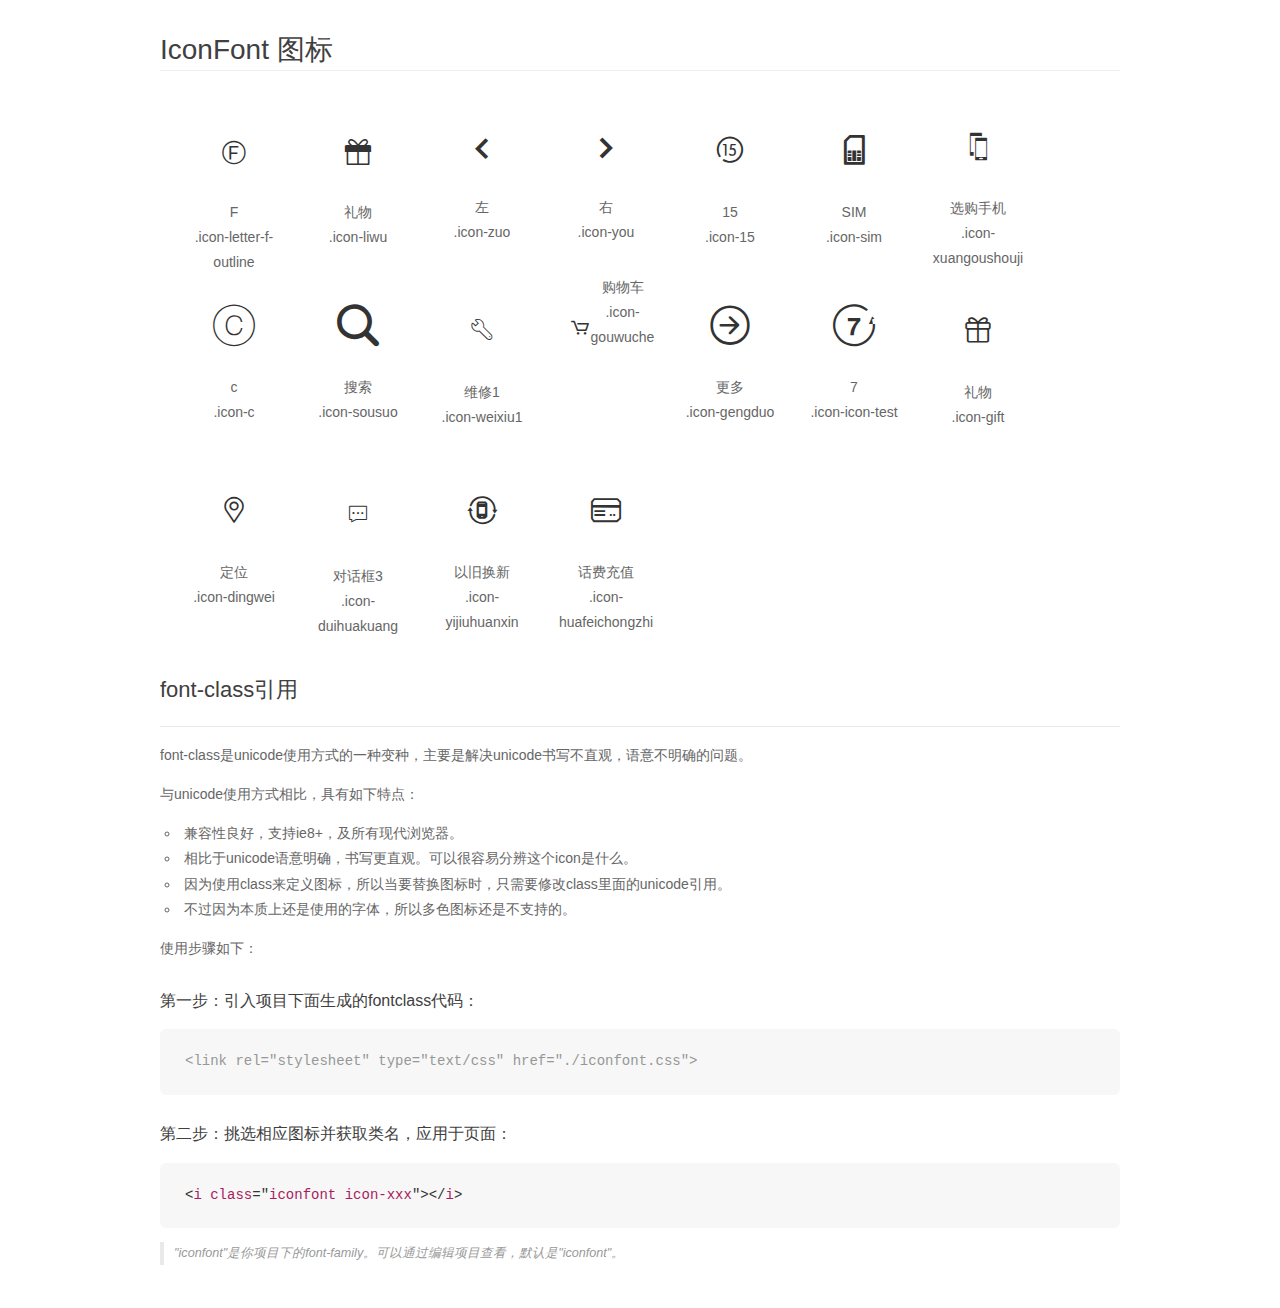
<file: xiaomi/iconfont/demo_fontclass.html>
<!DOCTYPE html>
<html>
<head>
    <meta charset="utf-8"/>
    <title>IconFont</title>
    <link rel="stylesheet" href="demo.css">
    <link rel="stylesheet" href="iconfont.css">
</head>
<body>
    <div class="main markdown">
        <h1>IconFont 图标</h1>
        <ul class="icon_lists clear">
            
                <li>
                <i class="icon iconfont icon-letter-f-outline"></i>
                    <div class="name">F</div>
                    <div class="fontclass">.icon-letter-f-outline</div>
                </li>
            
                <li>
                <i class="icon iconfont icon-liwu"></i>
                    <div class="name">礼物</div>
                    <div class="fontclass">.icon-liwu</div>
                </li>
            
                <li>
                <i class="icon iconfont icon-zuo"></i>
                    <div class="name">左</div>
                    <div class="fontclass">.icon-zuo</div>
                </li>
            
                <li>
                <i class="icon iconfont icon-you"></i>
                    <div class="name">右</div>
                    <div class="fontclass">.icon-you</div>
                </li>
            
                <li>
                <i class="icon iconfont icon-15"></i>
                    <div class="name">15</div>
                    <div class="fontclass">.icon-15</div>
                </li>
            
                <li>
                <i class="icon iconfont icon-sim"></i>
                    <div class="name">SIM</div>
                    <div class="fontclass">.icon-sim</div>
                </li>
            
                <li>
                <i class="icon iconfont icon-xuangoushouji"></i>
                    <div class="name">选购手机</div>
                    <div class="fontclass">.icon-xuangoushouji</div>
                </li>
            
                <li>
                <i class="icon iconfont icon-c"></i>
                    <div class="name">c</div>
                    <div class="fontclass">.icon-c</div>
                </li>
            
                <li>
                <i class="icon iconfont icon-sousuo"></i>
                    <div class="name">搜索</div>
                    <div class="fontclass">.icon-sousuo</div>
                </li>
            
                <li>
                <i class="icon iconfont icon-weixiu1"></i>
                    <div class="name">维修1</div>
                    <div class="fontclass">.icon-weixiu1</div>
                </li>
            
                <li>
                <i class="icon iconfont icon-gouwuche"></i>
                    <div class="name">购物车</div>
                    <div class="fontclass">.icon-gouwuche</div>
                </li>
            
                <li>
                <i class="icon iconfont icon-gengduo"></i>
                    <div class="name">更多</div>
                    <div class="fontclass">.icon-gengduo</div>
                </li>
            
                <li>
                <i class="icon iconfont icon-icon-test"></i>
                    <div class="name">7</div>
                    <div class="fontclass">.icon-icon-test</div>
                </li>
            
                <li>
                <i class="icon iconfont icon-gift"></i>
                    <div class="name">礼物</div>
                    <div class="fontclass">.icon-gift</div>
                </li>
            
                <li>
                <i class="icon iconfont icon-dingwei"></i>
                    <div class="name">定位</div>
                    <div class="fontclass">.icon-dingwei</div>
                </li>
            
                <li>
                <i class="icon iconfont icon-duihuakuang"></i>
                    <div class="name">对话框3</div>
                    <div class="fontclass">.icon-duihuakuang</div>
                </li>
            
                <li>
                <i class="icon iconfont icon-yijiuhuanxin"></i>
                    <div class="name">以旧换新</div>
                    <div class="fontclass">.icon-yijiuhuanxin</div>
                </li>
            
                <li>
                <i class="icon iconfont icon-huafeichongzhi"></i>
                    <div class="name">话费充值</div>
                    <div class="fontclass">.icon-huafeichongzhi</div>
                </li>
            
        </ul>

        <h2 id="font-class-">font-class引用</h2>
        <hr>

        <p>font-class是unicode使用方式的一种变种，主要是解决unicode书写不直观，语意不明确的问题。</p>
        <p>与unicode使用方式相比，具有如下特点：</p>
        <ul>
        <li>兼容性良好，支持ie8+，及所有现代浏览器。</li>
        <li>相比于unicode语意明确，书写更直观。可以很容易分辨这个icon是什么。</li>
        <li>因为使用class来定义图标，所以当要替换图标时，只需要修改class里面的unicode引用。</li>
        <li>不过因为本质上还是使用的字体，所以多色图标还是不支持的。</li>
        </ul>
        <p>使用步骤如下：</p>
        <h3 id="-fontclass-">第一步：引入项目下面生成的fontclass代码：</h3>


        <pre><code class="lang-js hljs javascript"><span class="hljs-comment">&lt;link rel="stylesheet" type="text/css" href="./iconfont.css"&gt;</span></code></pre>
        <h3 id="-">第二步：挑选相应图标并获取类名，应用于页面：</h3>
        <pre><code class="lang-css hljs">&lt;<span class="hljs-selector-tag">i</span> <span class="hljs-selector-tag">class</span>="<span class="hljs-selector-tag">iconfont</span> <span class="hljs-selector-tag">icon-xxx</span>"&gt;&lt;/<span class="hljs-selector-tag">i</span>&gt;</code></pre>
        <blockquote>
        <p>"iconfont"是你项目下的font-family。可以通过编辑项目查看，默认是"iconfont"。</p>
        </blockquote>
    </div>
</body>
</html>
</file>
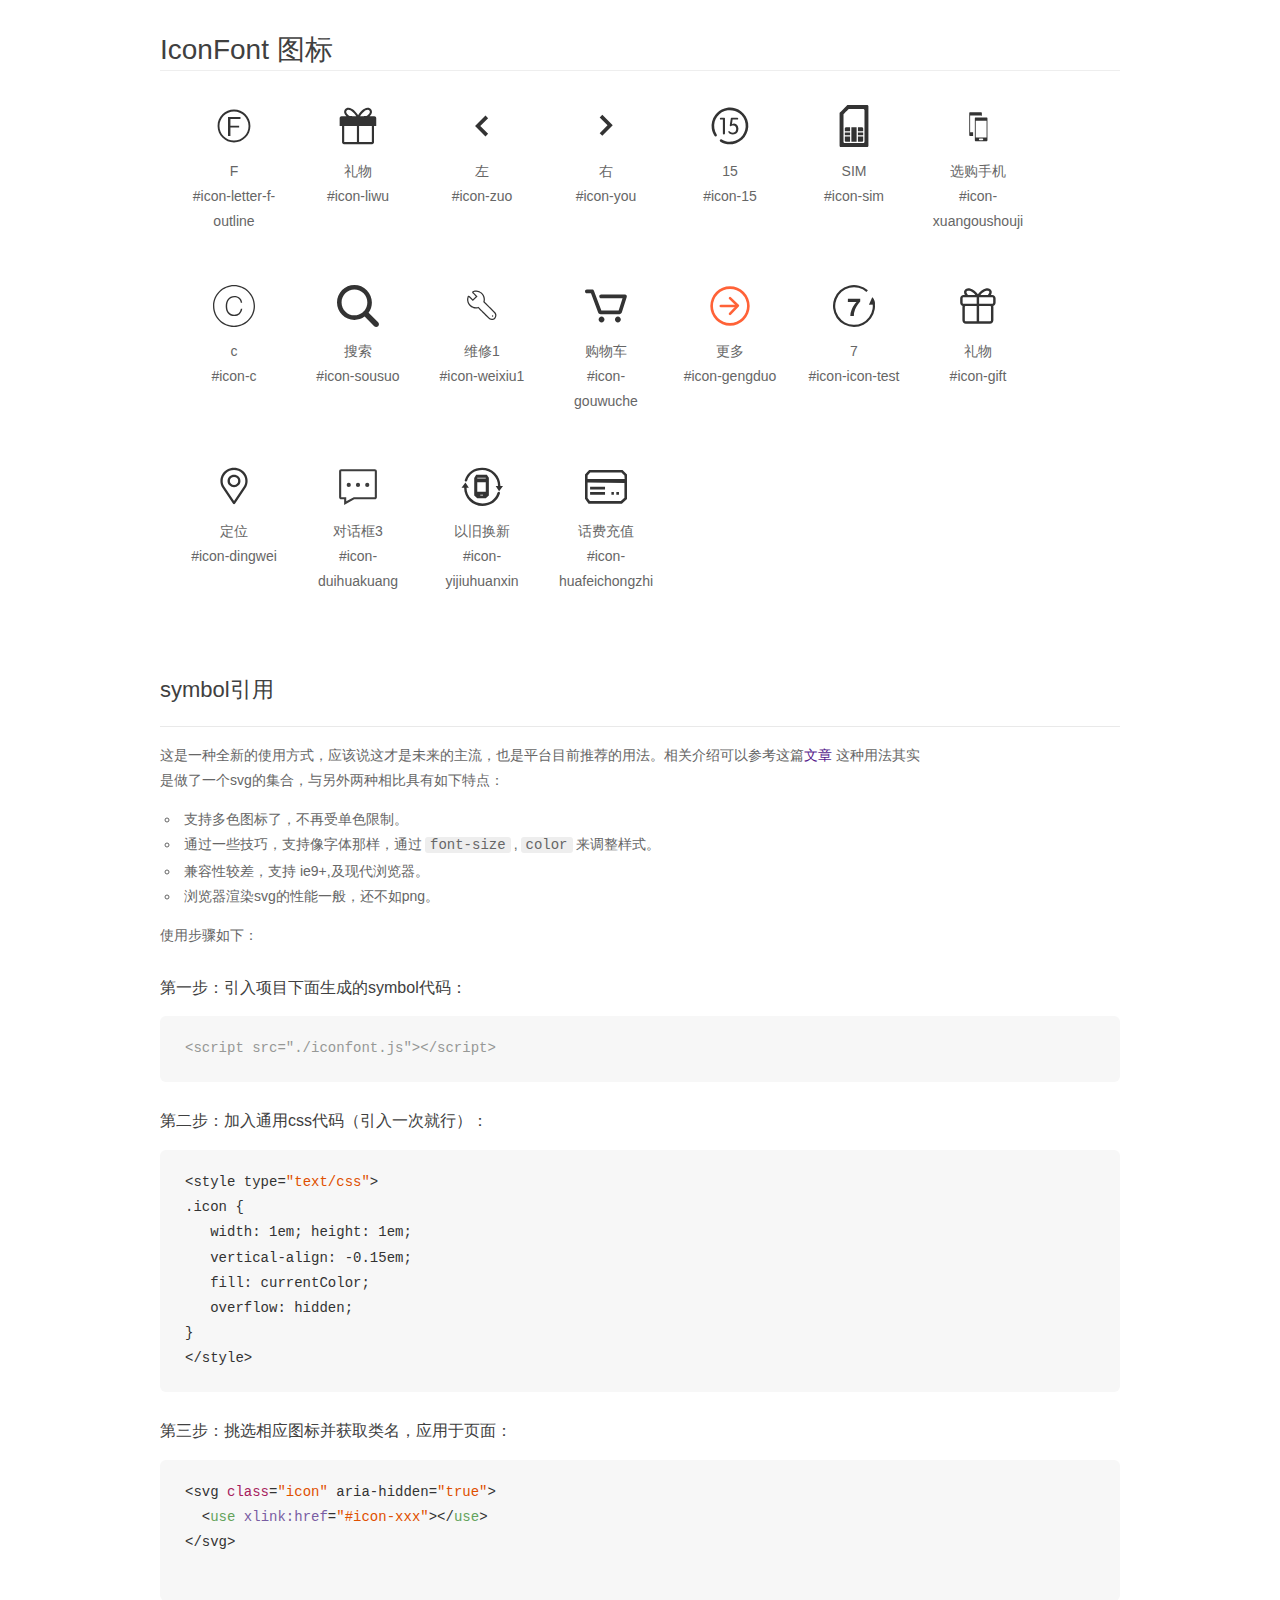
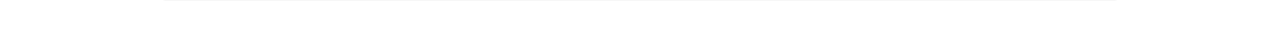
<file: xiaomi/iconfont/demo_symbol.html>
<!DOCTYPE html>
<html>
<head>
    <meta charset="utf-8"/>
    <title>IconFont</title>
    <link rel="stylesheet" href="demo.css">
    <script src="iconfont.js"></script>

    <style type="text/css">
        .icon {
          /* 通过设置 font-size 来改变图标大小 */
          width: 1em; height: 1em;
          /* 图标和文字相邻时，垂直对齐 */
          vertical-align: -0.15em;
          /* 通过设置 color 来改变 SVG 的颜色/fill */
          fill: currentColor;
          /* path 和 stroke 溢出 viewBox 部分在 IE 下会显示
             normalize.css 中也包含这行 */
          overflow: hidden;
        }

    </style>
</head>
<body>
    <div class="main markdown">
        <h1>IconFont 图标</h1>
        <ul class="icon_lists clear">
            
                <li>
                    <svg class="icon" aria-hidden="true">
                        <use xlink:href="#icon-letter-f-outline"></use>
                    </svg>
                    <div class="name">F</div>
                    <div class="fontclass">#icon-letter-f-outline</div>
                </li>
            
                <li>
                    <svg class="icon" aria-hidden="true">
                        <use xlink:href="#icon-liwu"></use>
                    </svg>
                    <div class="name">礼物</div>
                    <div class="fontclass">#icon-liwu</div>
                </li>
            
                <li>
                    <svg class="icon" aria-hidden="true">
                        <use xlink:href="#icon-zuo"></use>
                    </svg>
                    <div class="name">左</div>
                    <div class="fontclass">#icon-zuo</div>
                </li>
            
                <li>
                    <svg class="icon" aria-hidden="true">
                        <use xlink:href="#icon-you"></use>
                    </svg>
                    <div class="name">右</div>
                    <div class="fontclass">#icon-you</div>
                </li>
            
                <li>
                    <svg class="icon" aria-hidden="true">
                        <use xlink:href="#icon-15"></use>
                    </svg>
                    <div class="name">15</div>
                    <div class="fontclass">#icon-15</div>
                </li>
            
                <li>
                    <svg class="icon" aria-hidden="true">
                        <use xlink:href="#icon-sim"></use>
                    </svg>
                    <div class="name">SIM</div>
                    <div class="fontclass">#icon-sim</div>
                </li>
            
                <li>
                    <svg class="icon" aria-hidden="true">
                        <use xlink:href="#icon-xuangoushouji"></use>
                    </svg>
                    <div class="name">选购手机</div>
                    <div class="fontclass">#icon-xuangoushouji</div>
                </li>
            
                <li>
                    <svg class="icon" aria-hidden="true">
                        <use xlink:href="#icon-c"></use>
                    </svg>
                    <div class="name">c</div>
                    <div class="fontclass">#icon-c</div>
                </li>
            
                <li>
                    <svg class="icon" aria-hidden="true">
                        <use xlink:href="#icon-sousuo"></use>
                    </svg>
                    <div class="name">搜索</div>
                    <div class="fontclass">#icon-sousuo</div>
                </li>
            
                <li>
                    <svg class="icon" aria-hidden="true">
                        <use xlink:href="#icon-weixiu1"></use>
                    </svg>
                    <div class="name">维修1</div>
                    <div class="fontclass">#icon-weixiu1</div>
                </li>
            
                <li>
                    <svg class="icon" aria-hidden="true">
                        <use xlink:href="#icon-gouwuche"></use>
                    </svg>
                    <div class="name">购物车</div>
                    <div class="fontclass">#icon-gouwuche</div>
                </li>
            
                <li>
                    <svg class="icon" aria-hidden="true">
                        <use xlink:href="#icon-gengduo"></use>
                    </svg>
                    <div class="name">更多</div>
                    <div class="fontclass">#icon-gengduo</div>
                </li>
            
                <li>
                    <svg class="icon" aria-hidden="true">
                        <use xlink:href="#icon-icon-test"></use>
                    </svg>
                    <div class="name">7</div>
                    <div class="fontclass">#icon-icon-test</div>
                </li>
            
                <li>
                    <svg class="icon" aria-hidden="true">
                        <use xlink:href="#icon-gift"></use>
                    </svg>
                    <div class="name">礼物</div>
                    <div class="fontclass">#icon-gift</div>
                </li>
            
                <li>
                    <svg class="icon" aria-hidden="true">
                        <use xlink:href="#icon-dingwei"></use>
                    </svg>
                    <div class="name">定位</div>
                    <div class="fontclass">#icon-dingwei</div>
                </li>
            
                <li>
                    <svg class="icon" aria-hidden="true">
                        <use xlink:href="#icon-duihuakuang"></use>
                    </svg>
                    <div class="name">对话框3</div>
                    <div class="fontclass">#icon-duihuakuang</div>
                </li>
            
                <li>
                    <svg class="icon" aria-hidden="true">
                        <use xlink:href="#icon-yijiuhuanxin"></use>
                    </svg>
                    <div class="name">以旧换新</div>
                    <div class="fontclass">#icon-yijiuhuanxin</div>
                </li>
            
                <li>
                    <svg class="icon" aria-hidden="true">
                        <use xlink:href="#icon-huafeichongzhi"></use>
                    </svg>
                    <div class="name">话费充值</div>
                    <div class="fontclass">#icon-huafeichongzhi</div>
                </li>
            
        </ul>


        <h2 id="symbol-">symbol引用</h2>
        <hr>

        <p>这是一种全新的使用方式，应该说这才是未来的主流，也是平台目前推荐的用法。相关介绍可以参考这篇<a href="">文章</a>
        这种用法其实是做了一个svg的集合，与另外两种相比具有如下特点：</p>
        <ul>
          <li>支持多色图标了，不再受单色限制。</li>
          <li>通过一些技巧，支持像字体那样，通过<code>font-size</code>,<code>color</code>来调整样式。</li>
          <li>兼容性较差，支持 ie9+,及现代浏览器。</li>
          <li>浏览器渲染svg的性能一般，还不如png。</li>
        </ul>
        <p>使用步骤如下：</p>
        <h3 id="-symbol-">第一步：引入项目下面生成的symbol代码：</h3>
        <pre><code class="lang-js hljs javascript"><span class="hljs-comment">&lt;script src="./iconfont.js"&gt;&lt;/script&gt;</span></code></pre>
        <h3 id="-css-">第二步：加入通用css代码（引入一次就行）：</h3>
        <pre><code class="lang-js hljs javascript">&lt;style type=<span class="hljs-string">"text/css"</span>&gt;
.icon {
   width: <span class="hljs-number">1</span>em; height: <span class="hljs-number">1</span>em;
   vertical-align: <span class="hljs-number">-0.15</span>em;
   fill: currentColor;
   overflow: hidden;
}
&lt;<span class="hljs-regexp">/style&gt;</span></code></pre>
        <h3 id="-">第三步：挑选相应图标并获取类名，应用于页面：</h3>
        <pre><code class="lang-js hljs javascript">&lt;svg <span class="hljs-class"><span class="hljs-keyword">class</span></span>=<span class="hljs-string">"icon"</span> aria-hidden=<span class="hljs-string">"true"</span>&gt;<span class="xml"><span class="hljs-tag">
  &lt;<span class="hljs-name">use</span> <span class="hljs-attr">xlink:href</span>=<span class="hljs-string">"#icon-xxx"</span>&gt;</span><span class="hljs-tag">&lt;/<span class="hljs-name">use</span>&gt;</span>
</span>&lt;<span class="hljs-regexp">/svg&gt;
        </span></code></pre>
    </div>
</body>
</html>
</file>
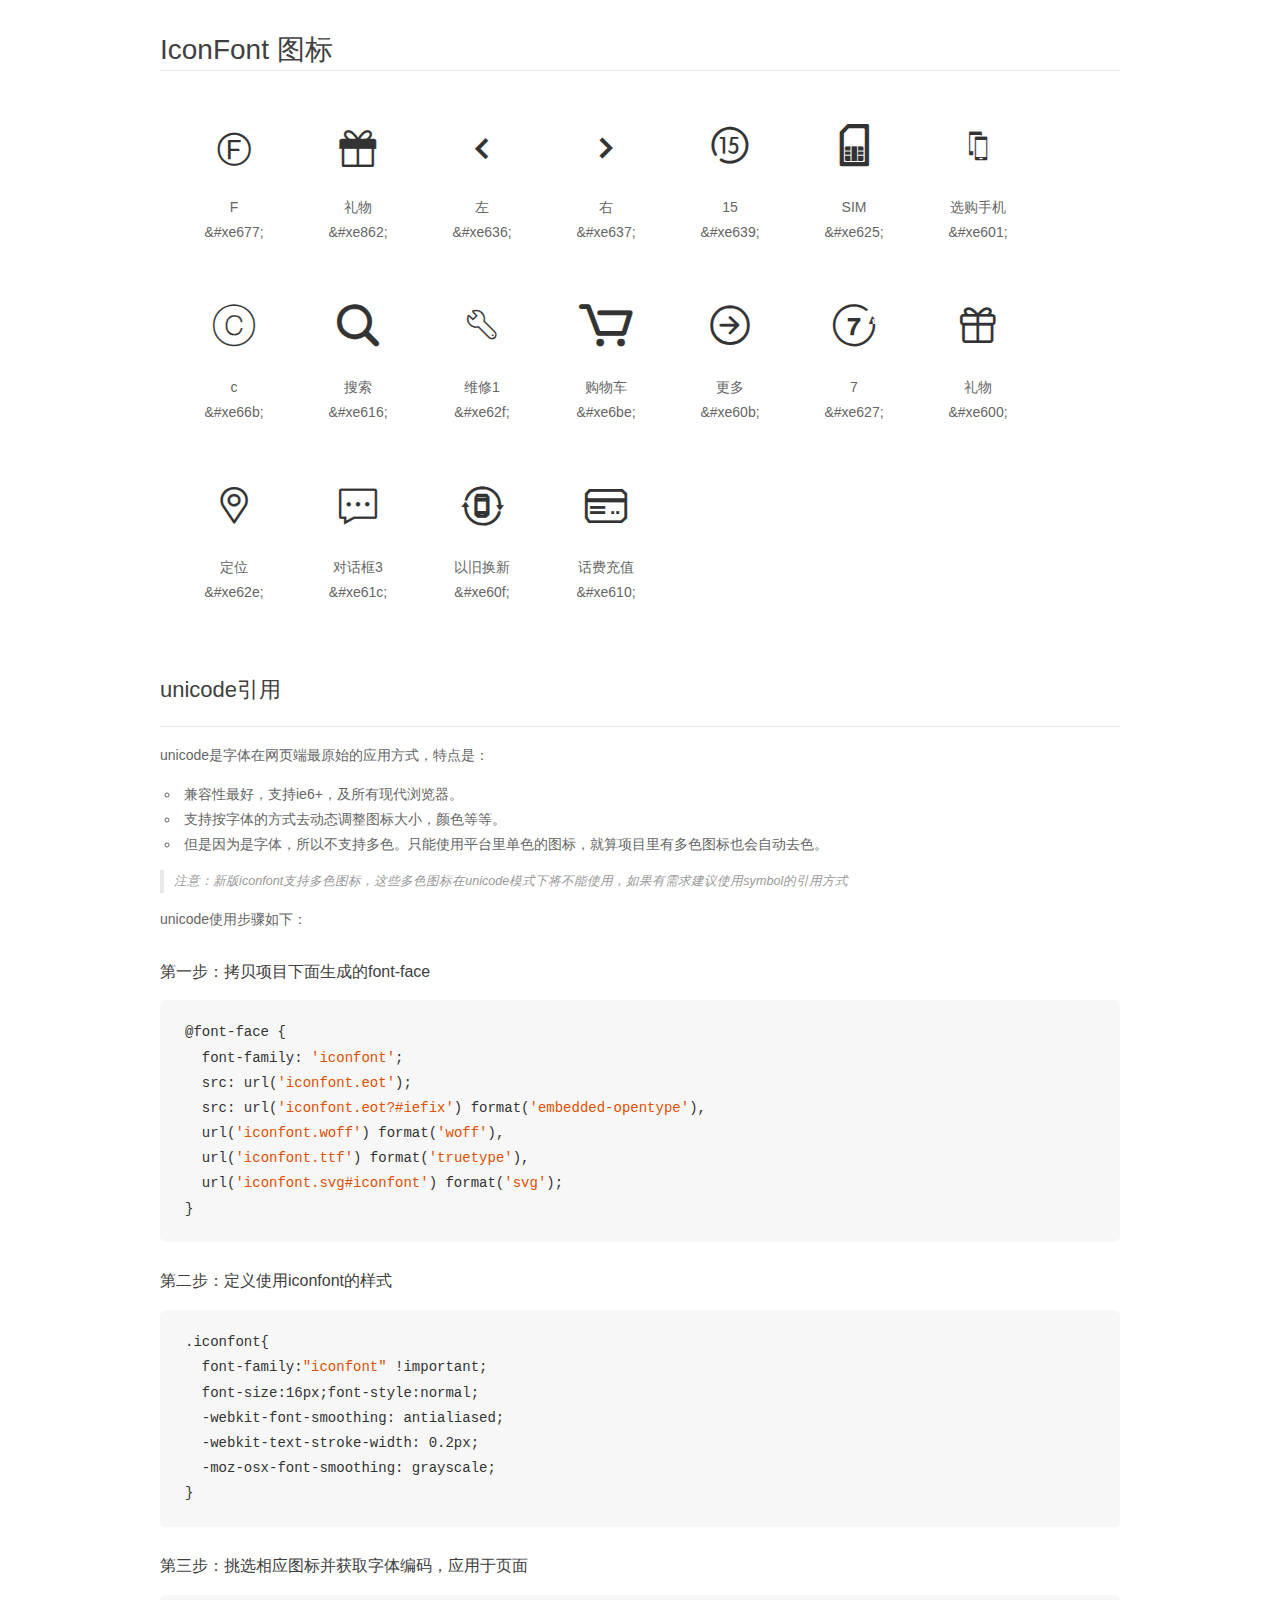
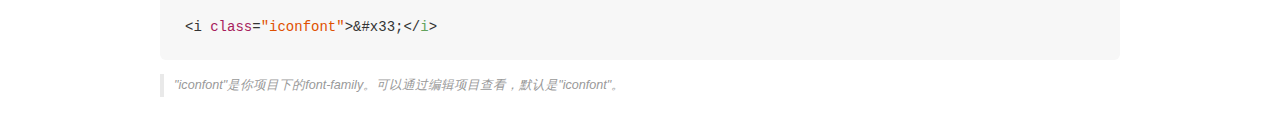
<file: xiaomi/iconfont/demo_unicode.html>
<!DOCTYPE html>
<html>
<head>
    <meta charset="utf-8"/>
    <title>IconFont</title>
    <link rel="stylesheet" href="demo.css">

    <style type="text/css">

        @font-face {font-family: "iconfont";
          src: url('iconfont.eot'); /* IE9*/
          src: url('iconfont.eot#iefix') format('embedded-opentype'), /* IE6-IE8 */
          url('iconfont.woff') format('woff'), /* chrome, firefox */
          url('iconfont.ttf') format('truetype'), /* chrome, firefox, opera, Safari, Android, iOS 4.2+*/
          url('iconfont.svg#iconfont') format('svg'); /* iOS 4.1- */
        }

        .iconfont {
          font-family:"iconfont" !important;
          font-size:16px;
          font-style:normal;
          -webkit-font-smoothing: antialiased;
          -webkit-text-stroke-width: 0.2px;
          -moz-osx-font-smoothing: grayscale;
        }

    </style>
</head>
<body>
    <div class="main markdown">
        <h1>IconFont 图标</h1>
        <ul class="icon_lists clear">
            
                <li>
                <i class="icon iconfont">&#xe677;</i>
                    <div class="name">F</div>
                    <div class="code">&amp;#xe677;</div>
                </li>
            
                <li>
                <i class="icon iconfont">&#xe862;</i>
                    <div class="name">礼物</div>
                    <div class="code">&amp;#xe862;</div>
                </li>
            
                <li>
                <i class="icon iconfont">&#xe636;</i>
                    <div class="name">左</div>
                    <div class="code">&amp;#xe636;</div>
                </li>
            
                <li>
                <i class="icon iconfont">&#xe637;</i>
                    <div class="name">右</div>
                    <div class="code">&amp;#xe637;</div>
                </li>
            
                <li>
                <i class="icon iconfont">&#xe639;</i>
                    <div class="name">15</div>
                    <div class="code">&amp;#xe639;</div>
                </li>
            
                <li>
                <i class="icon iconfont">&#xe625;</i>
                    <div class="name">SIM</div>
                    <div class="code">&amp;#xe625;</div>
                </li>
            
                <li>
                <i class="icon iconfont">&#xe601;</i>
                    <div class="name">选购手机</div>
                    <div class="code">&amp;#xe601;</div>
                </li>
            
                <li>
                <i class="icon iconfont">&#xe66b;</i>
                    <div class="name">c</div>
                    <div class="code">&amp;#xe66b;</div>
                </li>
            
                <li>
                <i class="icon iconfont">&#xe616;</i>
                    <div class="name">搜索</div>
                    <div class="code">&amp;#xe616;</div>
                </li>
            
                <li>
                <i class="icon iconfont">&#xe62f;</i>
                    <div class="name">维修1</div>
                    <div class="code">&amp;#xe62f;</div>
                </li>
            
                <li>
                <i class="icon iconfont">&#xe6be;</i>
                    <div class="name">购物车</div>
                    <div class="code">&amp;#xe6be;</div>
                </li>
            
                <li>
                <i class="icon iconfont">&#xe60b;</i>
                    <div class="name">更多</div>
                    <div class="code">&amp;#xe60b;</div>
                </li>
            
                <li>
                <i class="icon iconfont">&#xe627;</i>
                    <div class="name">7</div>
                    <div class="code">&amp;#xe627;</div>
                </li>
            
                <li>
                <i class="icon iconfont">&#xe600;</i>
                    <div class="name">礼物</div>
                    <div class="code">&amp;#xe600;</div>
                </li>
            
                <li>
                <i class="icon iconfont">&#xe62e;</i>
                    <div class="name">定位</div>
                    <div class="code">&amp;#xe62e;</div>
                </li>
            
                <li>
                <i class="icon iconfont">&#xe61c;</i>
                    <div class="name">对话框3</div>
                    <div class="code">&amp;#xe61c;</div>
                </li>
            
                <li>
                <i class="icon iconfont">&#xe60f;</i>
                    <div class="name">以旧换新</div>
                    <div class="code">&amp;#xe60f;</div>
                </li>
            
                <li>
                <i class="icon iconfont">&#xe610;</i>
                    <div class="name">话费充值</div>
                    <div class="code">&amp;#xe610;</div>
                </li>
            
        </ul>
        <h2 id="unicode-">unicode引用</h2>
        <hr>

        <p>unicode是字体在网页端最原始的应用方式，特点是：</p>
        <ul>
        <li>兼容性最好，支持ie6+，及所有现代浏览器。</li>
        <li>支持按字体的方式去动态调整图标大小，颜色等等。</li>
        <li>但是因为是字体，所以不支持多色。只能使用平台里单色的图标，就算项目里有多色图标也会自动去色。</li>
        </ul>
        <blockquote>
        <p>注意：新版iconfont支持多色图标，这些多色图标在unicode模式下将不能使用，如果有需求建议使用symbol的引用方式</p>
        </blockquote>
        <p>unicode使用步骤如下：</p>
        <h3 id="-font-face">第一步：拷贝项目下面生成的font-face</h3>
        <pre><code class="lang-js hljs javascript">@font-face {
  font-family: <span class="hljs-string">'iconfont'</span>;
  src: url(<span class="hljs-string">'iconfont.eot'</span>);
  src: url(<span class="hljs-string">'iconfont.eot?#iefix'</span>) format(<span class="hljs-string">'embedded-opentype'</span>),
  url(<span class="hljs-string">'iconfont.woff'</span>) format(<span class="hljs-string">'woff'</span>),
  url(<span class="hljs-string">'iconfont.ttf'</span>) format(<span class="hljs-string">'truetype'</span>),
  url(<span class="hljs-string">'iconfont.svg#iconfont'</span>) format(<span class="hljs-string">'svg'</span>);
}
</code></pre>
        <h3 id="-iconfont-">第二步：定义使用iconfont的样式</h3>
        <pre><code class="lang-js hljs javascript">.iconfont{
  font-family:<span class="hljs-string">"iconfont"</span> !important;
  font-size:<span class="hljs-number">16</span>px;font-style:normal;
  -webkit-font-smoothing: antialiased;
  -webkit-text-stroke-width: <span class="hljs-number">0.2</span>px;
  -moz-osx-font-smoothing: grayscale;
}
</code></pre>
        <h3 id="-">第三步：挑选相应图标并获取字体编码，应用于页面</h3>
        <pre><code class="lang-js hljs javascript">&lt;i <span class="hljs-class"><span class="hljs-keyword">class</span></span>=<span class="hljs-string">"iconfont"</span>&gt;&amp;#x33;<span class="xml"><span class="hljs-tag">&lt;/<span class="hljs-name">i</span>&gt;</span></span></code></pre>

        <blockquote>
        <p>"iconfont"是你项目下的font-family。可以通过编辑项目查看，默认是"iconfont"。</p>
        </blockquote>
    </div>


</body>
</html>
</file>
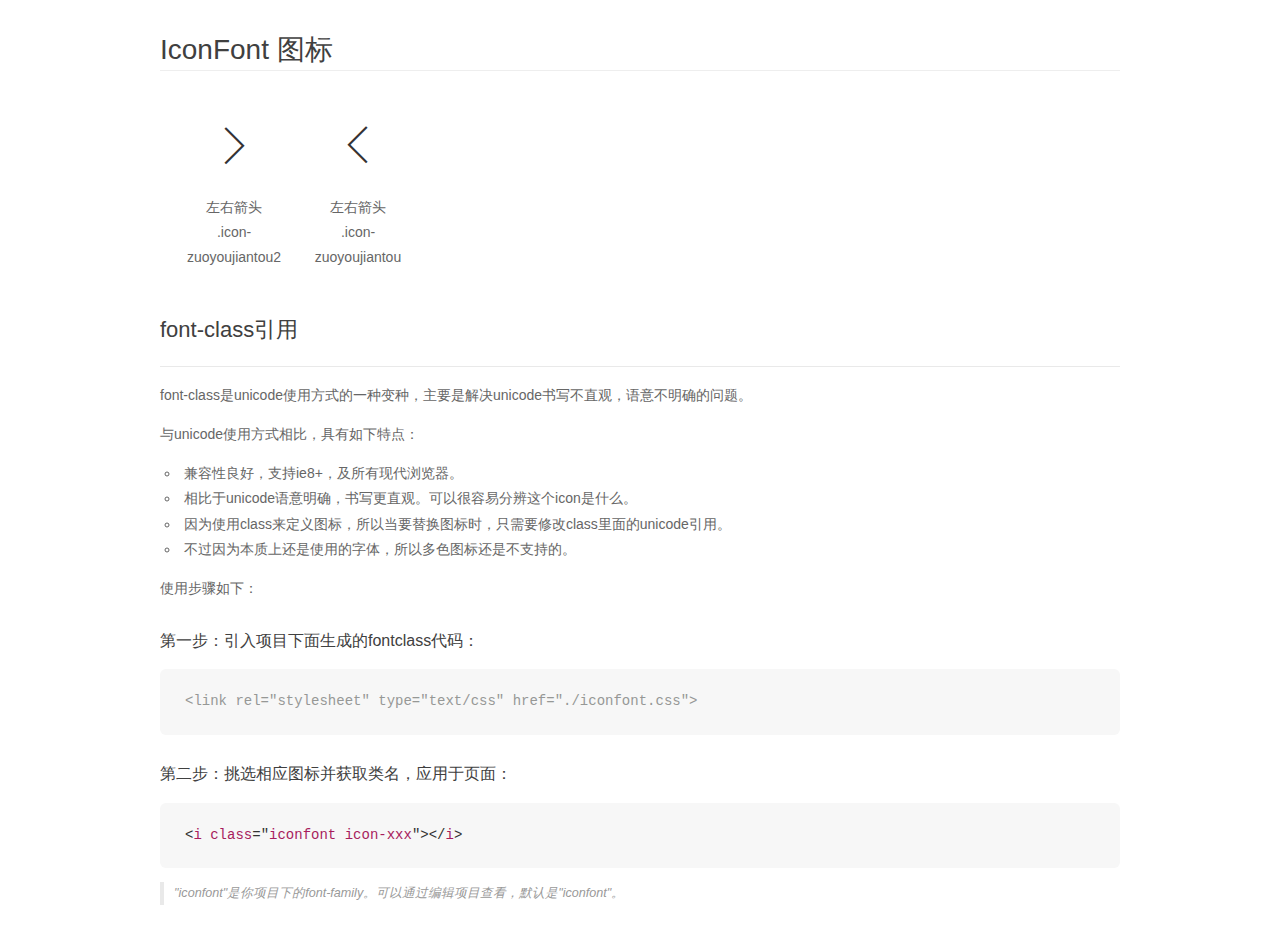
<file: xiaomi/iconfont/icon/demo_fontclass.html>
<!DOCTYPE html>
<html>
<head>
    <meta charset="utf-8"/>
    <title>IconFont</title>
    <link rel="stylesheet" href="demo.css">
    <link rel="stylesheet" href="iconfont.css">
</head>
<body>
    <div class="main markdown">
        <h1>IconFont 图标</h1>
        <ul class="icon_lists clear">
            
                <li>
                <i class="icon iconfont icon-zuoyoujiantou2"></i>
                    <div class="name">左右箭头</div>
                    <div class="fontclass">.icon-zuoyoujiantou2</div>
                </li>
            
                <li>
                <i class="icon iconfont icon-zuoyoujiantou"></i>
                    <div class="name">左右箭头</div>
                    <div class="fontclass">.icon-zuoyoujiantou</div>
                </li>
            
        </ul>

        <h2 id="font-class-">font-class引用</h2>
        <hr>

        <p>font-class是unicode使用方式的一种变种，主要是解决unicode书写不直观，语意不明确的问题。</p>
        <p>与unicode使用方式相比，具有如下特点：</p>
        <ul>
        <li>兼容性良好，支持ie8+，及所有现代浏览器。</li>
        <li>相比于unicode语意明确，书写更直观。可以很容易分辨这个icon是什么。</li>
        <li>因为使用class来定义图标，所以当要替换图标时，只需要修改class里面的unicode引用。</li>
        <li>不过因为本质上还是使用的字体，所以多色图标还是不支持的。</li>
        </ul>
        <p>使用步骤如下：</p>
        <h3 id="-fontclass-">第一步：引入项目下面生成的fontclass代码：</h3>


        <pre><code class="lang-js hljs javascript"><span class="hljs-comment">&lt;link rel="stylesheet" type="text/css" href="./iconfont.css"&gt;</span></code></pre>
        <h3 id="-">第二步：挑选相应图标并获取类名，应用于页面：</h3>
        <pre><code class="lang-css hljs">&lt;<span class="hljs-selector-tag">i</span> <span class="hljs-selector-tag">class</span>="<span class="hljs-selector-tag">iconfont</span> <span class="hljs-selector-tag">icon-xxx</span>"&gt;&lt;/<span class="hljs-selector-tag">i</span>&gt;</code></pre>
        <blockquote>
        <p>"iconfont"是你项目下的font-family。可以通过编辑项目查看，默认是"iconfont"。</p>
        </blockquote>
    </div>
</body>
</html>
</file>
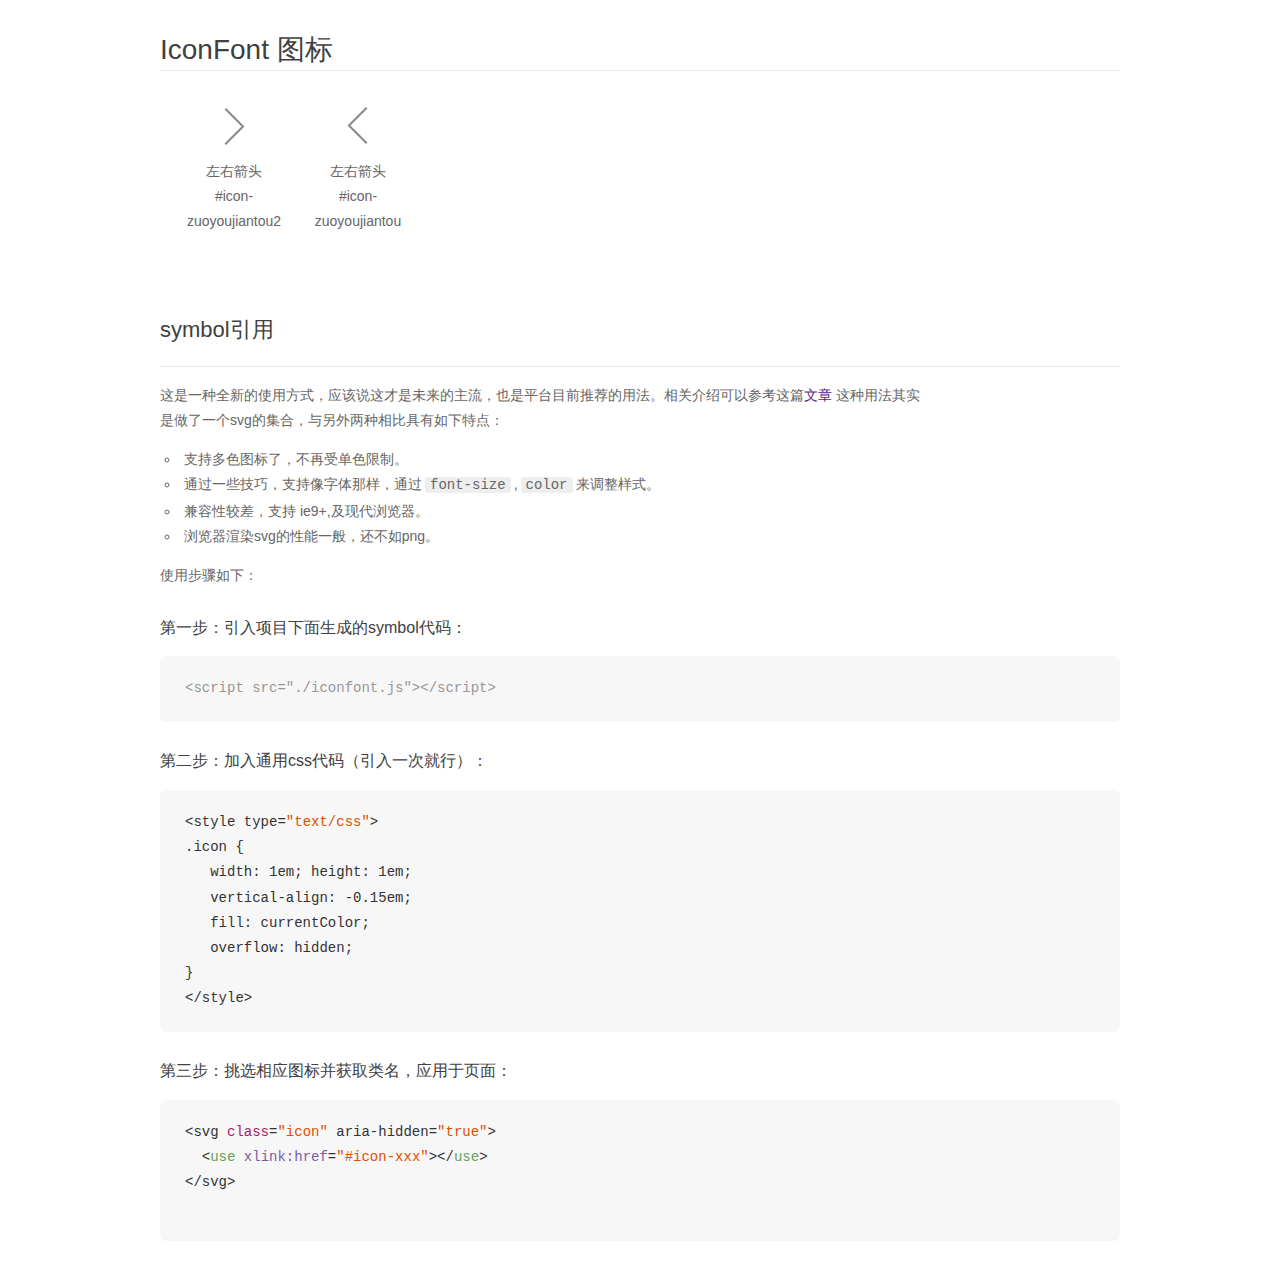
<file: xiaomi/iconfont/icon/demo_symbol.html>
<!DOCTYPE html>
<html>
<head>
    <meta charset="utf-8"/>
    <title>IconFont</title>
    <link rel="stylesheet" href="demo.css">
    <script src="iconfont.js"></script>

    <style type="text/css">
        .icon {
          /* 通过设置 font-size 来改变图标大小 */
          width: 1em; height: 1em;
          /* 图标和文字相邻时，垂直对齐 */
          vertical-align: -0.15em;
          /* 通过设置 color 来改变 SVG 的颜色/fill */
          fill: currentColor;
          /* path 和 stroke 溢出 viewBox 部分在 IE 下会显示
             normalize.css 中也包含这行 */
          overflow: hidden;
        }

    </style>
</head>
<body>
    <div class="main markdown">
        <h1>IconFont 图标</h1>
        <ul class="icon_lists clear">
            
                <li>
                    <svg class="icon" aria-hidden="true">
                        <use xlink:href="#icon-zuoyoujiantou2"></use>
                    </svg>
                    <div class="name">左右箭头</div>
                    <div class="fontclass">#icon-zuoyoujiantou2</div>
                </li>
            
                <li>
                    <svg class="icon" aria-hidden="true">
                        <use xlink:href="#icon-zuoyoujiantou"></use>
                    </svg>
                    <div class="name">左右箭头</div>
                    <div class="fontclass">#icon-zuoyoujiantou</div>
                </li>
            
        </ul>


        <h2 id="symbol-">symbol引用</h2>
        <hr>

        <p>这是一种全新的使用方式，应该说这才是未来的主流，也是平台目前推荐的用法。相关介绍可以参考这篇<a href="">文章</a>
        这种用法其实是做了一个svg的集合，与另外两种相比具有如下特点：</p>
        <ul>
          <li>支持多色图标了，不再受单色限制。</li>
          <li>通过一些技巧，支持像字体那样，通过<code>font-size</code>,<code>color</code>来调整样式。</li>
          <li>兼容性较差，支持 ie9+,及现代浏览器。</li>
          <li>浏览器渲染svg的性能一般，还不如png。</li>
        </ul>
        <p>使用步骤如下：</p>
        <h3 id="-symbol-">第一步：引入项目下面生成的symbol代码：</h3>
        <pre><code class="lang-js hljs javascript"><span class="hljs-comment">&lt;script src="./iconfont.js"&gt;&lt;/script&gt;</span></code></pre>
        <h3 id="-css-">第二步：加入通用css代码（引入一次就行）：</h3>
        <pre><code class="lang-js hljs javascript">&lt;style type=<span class="hljs-string">"text/css"</span>&gt;
.icon {
   width: <span class="hljs-number">1</span>em; height: <span class="hljs-number">1</span>em;
   vertical-align: <span class="hljs-number">-0.15</span>em;
   fill: currentColor;
   overflow: hidden;
}
&lt;<span class="hljs-regexp">/style&gt;</span></code></pre>
        <h3 id="-">第三步：挑选相应图标并获取类名，应用于页面：</h3>
        <pre><code class="lang-js hljs javascript">&lt;svg <span class="hljs-class"><span class="hljs-keyword">class</span></span>=<span class="hljs-string">"icon"</span> aria-hidden=<span class="hljs-string">"true"</span>&gt;<span class="xml"><span class="hljs-tag">
  &lt;<span class="hljs-name">use</span> <span class="hljs-attr">xlink:href</span>=<span class="hljs-string">"#icon-xxx"</span>&gt;</span><span class="hljs-tag">&lt;/<span class="hljs-name">use</span>&gt;</span>
</span>&lt;<span class="hljs-regexp">/svg&gt;
        </span></code></pre>
    </div>
</body>
</html>
</file>
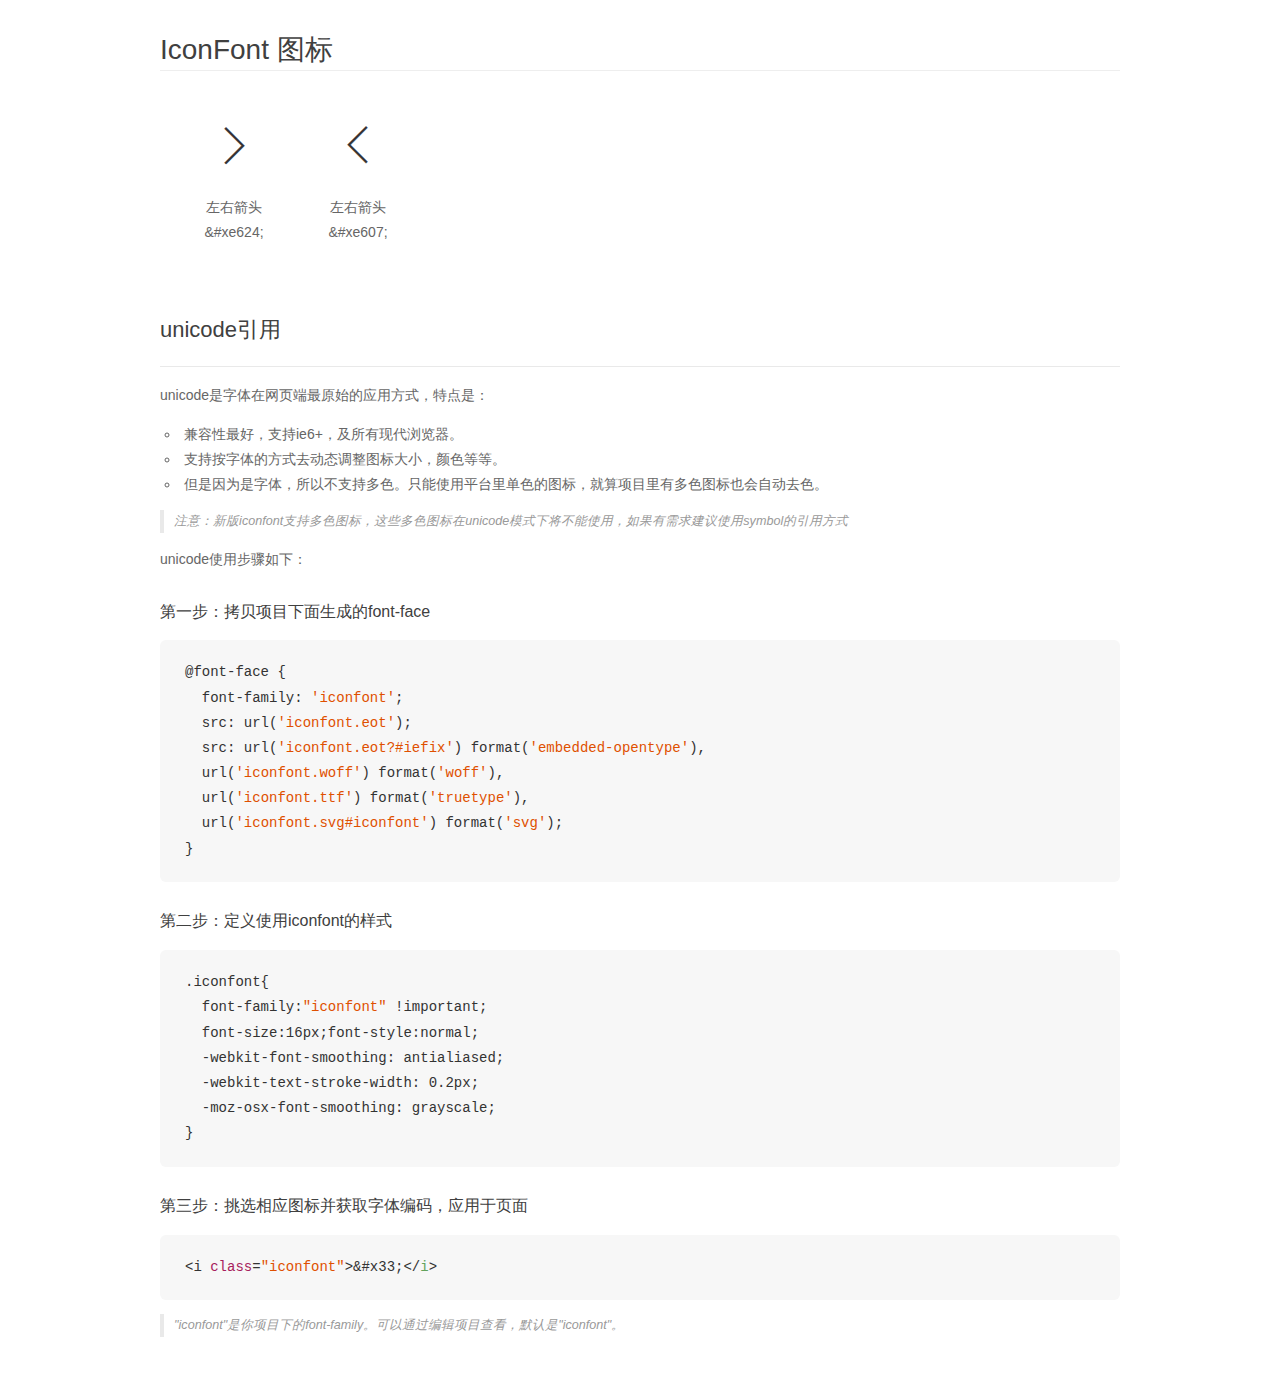
<file: xiaomi/iconfont/icon/demo_unicode.html>
<!DOCTYPE html>
<html>
<head>
    <meta charset="utf-8"/>
    <title>IconFont</title>
    <link rel="stylesheet" href="demo.css">

    <style type="text/css">

        @font-face {font-family: "iconfont";
          src: url('iconfont.eot'); /* IE9*/
          src: url('iconfont.eot#iefix') format('embedded-opentype'), /* IE6-IE8 */
          url('iconfont.woff') format('woff'), /* chrome, firefox */
          url('iconfont.ttf') format('truetype'), /* chrome, firefox, opera, Safari, Android, iOS 4.2+*/
          url('iconfont.svg#iconfont') format('svg'); /* iOS 4.1- */
        }

        .iconfont {
          font-family:"iconfont" !important;
          font-size:16px;
          font-style:normal;
          -webkit-font-smoothing: antialiased;
          -webkit-text-stroke-width: 0.2px;
          -moz-osx-font-smoothing: grayscale;
        }

    </style>
</head>
<body>
    <div class="main markdown">
        <h1>IconFont 图标</h1>
        <ul class="icon_lists clear">
            
                <li>
                <i class="icon iconfont">&#xe624;</i>
                    <div class="name">左右箭头</div>
                    <div class="code">&amp;#xe624;</div>
                </li>
            
                <li>
                <i class="icon iconfont">&#xe607;</i>
                    <div class="name">左右箭头</div>
                    <div class="code">&amp;#xe607;</div>
                </li>
            
        </ul>
        <h2 id="unicode-">unicode引用</h2>
        <hr>

        <p>unicode是字体在网页端最原始的应用方式，特点是：</p>
        <ul>
        <li>兼容性最好，支持ie6+，及所有现代浏览器。</li>
        <li>支持按字体的方式去动态调整图标大小，颜色等等。</li>
        <li>但是因为是字体，所以不支持多色。只能使用平台里单色的图标，就算项目里有多色图标也会自动去色。</li>
        </ul>
        <blockquote>
        <p>注意：新版iconfont支持多色图标，这些多色图标在unicode模式下将不能使用，如果有需求建议使用symbol的引用方式</p>
        </blockquote>
        <p>unicode使用步骤如下：</p>
        <h3 id="-font-face">第一步：拷贝项目下面生成的font-face</h3>
        <pre><code class="lang-js hljs javascript">@font-face {
  font-family: <span class="hljs-string">'iconfont'</span>;
  src: url(<span class="hljs-string">'iconfont.eot'</span>);
  src: url(<span class="hljs-string">'iconfont.eot?#iefix'</span>) format(<span class="hljs-string">'embedded-opentype'</span>),
  url(<span class="hljs-string">'iconfont.woff'</span>) format(<span class="hljs-string">'woff'</span>),
  url(<span class="hljs-string">'iconfont.ttf'</span>) format(<span class="hljs-string">'truetype'</span>),
  url(<span class="hljs-string">'iconfont.svg#iconfont'</span>) format(<span class="hljs-string">'svg'</span>);
}
</code></pre>
        <h3 id="-iconfont-">第二步：定义使用iconfont的样式</h3>
        <pre><code class="lang-js hljs javascript">.iconfont{
  font-family:<span class="hljs-string">"iconfont"</span> !important;
  font-size:<span class="hljs-number">16</span>px;font-style:normal;
  -webkit-font-smoothing: antialiased;
  -webkit-text-stroke-width: <span class="hljs-number">0.2</span>px;
  -moz-osx-font-smoothing: grayscale;
}
</code></pre>
        <h3 id="-">第三步：挑选相应图标并获取字体编码，应用于页面</h3>
        <pre><code class="lang-js hljs javascript">&lt;i <span class="hljs-class"><span class="hljs-keyword">class</span></span>=<span class="hljs-string">"iconfont"</span>&gt;&amp;#x33;<span class="xml"><span class="hljs-tag">&lt;/<span class="hljs-name">i</span>&gt;</span></span></code></pre>

        <blockquote>
        <p>"iconfont"是你项目下的font-family。可以通过编辑项目查看，默认是"iconfont"。</p>
        </blockquote>
    </div>


</body>
</html>
</file>
<file: tianmao/iconfont/iconfont.css>
@font-face {font-family: "iconfont";
  src: url('iconfont.eot?t=1503208795739'); /* IE9*/
  src: url('iconfont.eot?t=1503208795739#iefix') format('embedded-opentype'), /* IE6-IE8 */
  url('iconfont.woff?t=1503208795739') format('woff'), /* chrome, firefox */
  url('iconfont.ttf?t=1503208795739') format('truetype'), /* chrome, firefox, opera, Safari, Android, iOS 4.2+*/
  url('iconfont.svg?t=1503208795739#iconfont') format('svg'); /* iOS 4.1- */
}

.iconfont {
  font-family:"iconfont" !important;
  font-size:16px;
  font-style:normal;
  -webkit-font-smoothing: antialiased;
  -moz-osx-font-smoothing: grayscale;
}

.icon-tuihuobaozhang:before { content: "\e600"; }

.icon-huodongyouxian:before { content: "\e601"; }

.icon-tianmaopaidui:before { content: "\e602"; }

.icon-shengriliwu:before { content: "\e603"; }

.icon-jisutuikuan:before { content: "\e604"; }

.icon-kefuyouxian:before { content: "\e605"; }

.icon-chaozhijifen:before { content: "\e606"; }

.icon-tianmaohaoquan:before { content: "\e607"; }

.icon-liebiao:before { content: "\e608"; 
font-size: 16px;
color: #fff;
float: left;}

.icon-chongzhi:before { content: "\e609"; }

.icon-leqi:before { content: "\e60a"; }

.icon-bingxiang:before { content: "\e60b"; }

.icon-kafei:before { content: "\e60c"; }

.icon-yaopin:before { content: "\e60d"; }

.icon-hanbao:before { content: "\e60e"; }

.icon-kouhong:before { content: "\e60f"; }

.icon-bangqiu:before { content: "\e610"; }

.icon-Txu:before { content: "\e611"; }

.icon-nvbao:before { content: "\e612"; }

.icon-shafa:before { content: "\e613"; }

.icon-naiping:before { content: "\e614"; }

.icon-tushu:before { content: "\e615"; }

.icon-shouji:before { content: "\e616";
font-size: 12px;
color: #c40000; }

.icon-xiai:before { content: "\e617";
font-size: 12px;
color: #c40000;
 }

.icon-liebiao1:before { content: "\e618";
font-size: 12px;
color: #c40000;
  }

.icon-gouwucheman:before { content: "\e619";
font-size: 12px;
color: #c40000;
 }

.icon-huangguan:before { content: "\e61a";


 }

.icon-chuzu:before { content: "\e61b"; }

.icon-zuanshi:before { content: "\e61c"; }

.icon-xiexiangbao:before { content: "\e61d"; }

.icon-jingxuanshichang:before { content: "\e61e"; }

.icon-zhubaoshipin:before { content: "\e61f"; }

.icon-jiajujiancai:before { content: "\e620"; }

.icon-jiayongdianqi:before { content: "\e621"; }

.icon-shipin:before { content: "\e622"; }

.icon-muyingwanju:before { content: "\e623"; }

.icon-shumashouji:before { content: "\e624";
  

   }

.icon-xiebao:before { content: "\e625"; }

.icon-nvzhuangneiyi:before { content: "\e626";
font-size:18px; 
color: #fff; }

.icon-huwaiyundong:before { content: "\e627"; }

.icon-huazhuangpin:before { content: "\e628"; }

.icon-qichepeijian:before { content: "\e629"; }

.icon-jiafangjiashi:before { content: "\e62a"; }

.icon-jujia:before { content: "\e62b"; }

.icon-yiyaobaojian:before { content: "\e62c"; }

.icon-tushuyinxiang:before { content: "\e62d"; }



.icon-tianmaoxingxiang1:before { content: "\e62e"; }

.icon-tianmaoxingxiang2:before { content: "\e62f"; }


.icon-qiehuanqiyou:before { content: "\e630"; }

.icon-qiehuanqizuo:before { content: "\e631"; }

.icon-tesefuwu:before { content: "\e632";
font-size: 50px; color: #c00202;
 }

.icon-qitianwuliyoutuihuanhuo:before { content: "\e633"; font-size: 50px; color: #c00202;}

.icon-zhengpinbaozhang:before { content: "\e634"; font-size: 50px; color: #c00202;}

.icon-bangzhuzhongxin:before { content: "\e635";
font-size: 50px; color: #c00202;
 }

.icon-shuru:before { content: "\e636"; }

.icon-qiehuanqishang:before { content: "\e637"; }

.icon-nanzhuang:before { content: "\e638"; }

.icon-xie:before { content: "\e639"; }

.icon-jiafang:before { content: "\e63a"; }

.icon-diqufucengdanchujinggao:before { content: "\e63b"; }

.icon-diqufucengjinruliangfantuananniu:before { content: "\e63c"; }

.icon-diquxialajiantou:before { content: "\e63d"; }

.icon-diantifanhuidingbu:before { content: "\e63e"; }

.icon-diantileimu:before { content: "\e63f"; }

.icon-diantilianxikefuxiangyou:before { content: "\e640"; }

.icon-gouwuche:before { content: "\e641";
 }

.icon-huiliuqujiage:before { content: "\e642"; }

.icon-huiliuquhuodong:before { content: "\e643"; }

.icon-huiliuquriyongbaihuo:before { content: "\e644"; }

.icon-huiliuqujinkoushipin:before { content: "\e645"; }

.icon-huiliuqushipin:before { content: "\e646"; }

.icon-jiantoucu:before { content: "\e647"; }

.icon-jiantouxi:before { content: "\e648"; }

.icon-1zhanshigouwu:before { content: "\e649"; }

.icon-chongshuidian:before { content: "\e64a"; }

.icon-jiajuyongpin:before { content: "\e64b"; }

.icon-jiatingqingji:before { content: "\e64c"; }

.icon-jinkoushangpin:before { content: "\e64d"; }

.icon-liangyoufushi:before { content: "\e64e"; }

.icon-meirongxihu:before { content: "\e64f"; }

.icon-muyingchanpin:before { content: "\e650"; }

.icon-shengxianshuiguo:before { content: "\e651"; }

.icon-shipinyinliao:before { content: "\e652"; }

.icon-man88yuanbaoyou:before { content: "\e653"; }

.icon-wodezichan:before { content: "\e654"; }

.icon-kanguo:before { content: "\e655"; }

.icon-gouwurili:before { content: "\e656"; }

.icon-woguanzhudepinpai:before { content: "\e657"; }

.icon-wo:before { content: "\e658"; }

.icon-zhibojian:before { content: "\e659"; }

.icon-tian:before { content: "\e65a"; }

.icon-mao:before { content: "\e65b"; }

.icon-pai:before { content: "\e65c"; }

.icon-pin:before { content: "\e65d"; }

.icon-wo1:before { content: "\e65e"; }

.icon-de:before { content: "\e65f"; }

.icon-zhu:before { content: "\e660"; }

.icon-yi:before { content: "\e661"; }

.icon-nei:before { content: "\e662"; }

.icon-zhuang:before { content: "\e663";
 }

.icon-nv:before { content: "\e664"; }

.icon-gou:before { content: "\e665"; }

.icon-wai:before { content: "\e666";
 }

.icon-hu:before { content: "\e667"; }

.icon-dong:before { content: "\e668"; }

.icon-yun:before { content: "\e669"; }

.icon-bao:before { content: "\e66a"; }

.icon-xie1:before { content: "\e66b"; }

.icon-nan:before { content: "\e66c"; }

.icon-mei:before { content: "\e66d"; }

.icon-qi:before { content: "\e66e"; }

.icon-dian:before { content: "\e66f"; }

.icon-yong:before { content: "\e670"; }

.icon-jia:before { content: "\e671"; }

.icon-ma:before { content: "\e672"; }

.icon-shu:before { content: "\e673"; }

.icon-ji:before { content: "\e674"; }

.icon-shou:before { content: "\e675"; }

.icon-shi:before { content: "\e676"; }

.icon-chao:before { content: "\e677"; }

.icon-fang:before { content: "\e678"; }

.icon-shu1:before { content: "\e679"; }

.icon-tu:before { content: "\e67a"; }

.icon-shi1:before { content: "\e67b"; }

.icon-ying:before { content: "\e67c"; }

.icon-mu:before { content: "\e67d"; }

.icon-hua:before { content: "\e67e"; }

.icon-xian:before { content: "\e67f"; }

.icon-cheng:before { content: "\e680"; }

.icon-yao:before { content: "\e681"; }

.icon-xiangzi:before { content: "\e682"; }

.icon-ti:before { content: "\e683"; }

.icon-zhuang1:before { content: "\e684"; }

.icon-0:before { content: "\e685"; }

.icon-9:before { content: "\e686"; }

.icon-8:before { content: "\e687"; }

.icon-7:before { content: "\e688"; }

.icon-6:before { content: "\e689"; }

.icon-5:before { content: "\e68a"; }

.icon-4:before { content: "\e68b"; }

.icon-3:before { content: "\e68c"; }

.icon-2:before { content: "\e68d"; }

.icon-1:before { content: "\e68e"; }

.icon-F:before { content: "\e68f"; }

.icon-pinpai:before { content: "\e690";
font-size: 12px;
color: #c40000; }

.icon-tianmaochaoshigouwuche:before { content: "\e691"; }

.icon-tianmaochaoshilingshi:before { content: "\e692"; }

.icon-neiyinanzhuang:before { content: "\e693"; }

.icon-nvxie:before { content: "\e694"; }

.icon-yundong:before { content: "\e695"; }

.icon-neiyi:before { content: "\e696"; }

.icon-chaoshi:before { content: "\e697"; }

.icon-huwai:before { content: "\e698"; }

.icon-huanyipi:before { content: "\e699"; }

.icon-xiaojiantou:before { content: "\e69a"; }

.icon-jia1:before { content: "\e69b"; }

.icon-yiguanzhu:before { content: "\e69c"; }

.icon-weiguanzhu:before { content: "\e69d"; }

.icon-miaoxiansheng:before { content: "\e69e"; }

.icon-chilehui:before { content: "\e69f"; }

.icon-xianshihoumai:before { content: "\e6a0"; }

.icon-gonggao:before { content: "\e6a1"; }

.icon-tishi:before { content: "\e6a2"; }

.icon-tixing:before { content: "\e6a3"; }

.icon-yiwen:before { content: "\e6a4"; }

.icon-chucuo:before { content: "\e6a5"; }

.icon-jingshi:before { content: "\e6a6"; }

.icon-zhengque:before { content: "\e6a7"; }

.icon-pinpaizhuanxiang:before { content: "\e6a8"; }

.icon-fenqigou:before { content: "\e6a9"; }

.icon-gouwuche2:before { content: "\e6aa"; }

.icon-gonggao1:before { content: "\e6ab"; }

.icon-tianmaojisutuikuan:before { content: "\e6ac"; }

.icon-tianmaopeisonganzhuang:before { content: "\e6ad"; }

.icon-tianmaoqitiantuihuo:before { content: "\e6ae";
  display: block;
  width: 50px;
  height: 150px; 
  font-size: 50px;
  color: #c00000;
  margin-left: 51px;
  line-height: 150px;
  float: left;
 }

.icon-tianmaoquanguolianbao:before { content: "\e6af"; }

.icon-tianmaoshangmentuihuo:before { content: "\e6b0"; }

.icon-tianmaotigongfapiao:before { content: "\e6b1"; }

.icon-tianmaotuihuobaozhangqia:before { content: "\e6b2"; }

.icon-tianmaozengyunfeixian:before { content: "\e6b3"; }

.icon-tianmaozhengpinbaozhang:before { content: "\e6b4";
 display: block;
  width: 50px;
  height: 150px; 
  font-size: 50px;
  color: #c00000;
  margin-left: 51px;
  line-height: 150px;
  float: left;}

.icon-tianmaodianbaobao:before { content: "\e6b5"; }

.icon-tianmaoshunfengbaoyou:before { content: "\e6b6"; }

.icon-tianmaowuyoutuihuanhuo:before { content: "\e6b7"; }

.icon-tianmaoxianshihoumai:before { content: "\e6b8"; }

.icon-tianmaoyanchangbaoxiu:before { content: "\e6b9"; }

.icon-tianmaoyoujirenzheng:before { content: "\e6ba"; }

.icon-tianmaoyuanchengfuwu:before { content: "\e6bb"; }

.icon-tianmaosonghuoshangmen:before { content: "\e6bc"; }

.icon-tianmaoanshifahuo:before { content: "\e6bd"; }

.icon-tianmao123shixiao:before { content: "\e6be"; }

.icon-tianmaobaoyouqia:before { content: "\e6bf"; }

.icon-tianmaociribida:before { content: "\e6c0"; }

.icon-tianmaohuodaofukuan:before { content: "\e6c1"; }

.icon-tianmaohuopiaotongxing:before { content: "\e6c2"; }

.icon-tianmaojishiqueren:before { content: "\e6c3"; }

.icon-tianmaoshiyongfuwu:before { content: "\e6c4"; }

.icon-tianmaomendianziti:before { content: "\e6c5"; }

.icon-tianmaoanshidaohuo:before { content: "\e6c6"; }

.icon-guanzhu:before { content: "\e6c7"; }

.icon-fenlei:before { content: "\e6c8"; }

.icon-saoyisao:before { content: "\e6c9"; }

.icon-sousuo:before { content: "\e6ca"; }

.icon-chanpincanshu:before { content: "\e6cb"; }

.icon-chiping:before { content: "\e6cc"; }

.icon-diyu:before { content: "\e6cd"; }

.icon-fenxiang:before { content: "\e6ce"; }

.icon-gaoyu:before { content: "\e6cf"; }

.icon-goumai:before { content: "\e6d0"; }

.icon-zhanweitu:before { content: "\e6d1"; }

.icon-fenlei1:before { content: "\e6d2"; }

.icon-sousuo1:before { content: "\e6d3"; }

.icon-baocundaozhuomian:before { content: "\e6d4"; }

.icon-guanzhudianpu:before { content: "\e6d5"; }

.icon-yiguanzhu1:before { content: "\e6d6"; }

.icon-dianpu:before { content: "\e6d7"; }

.icon-guanzhuxuanzhong:before { content: "\e6d8"; }

.icon-guanzhu1:before { content: "\e6d9"; }

.icon-huiyuanqia:before { content: "\e6da"; }

.icon-wo2:before { content: "\e6db"; }

.icon-youhuiquan:before { content: "\e6dc"; }

.icon-biaoqing:before { content: "\e6dd"; }

.icon-gongnengjianyi:before { content: "\e6de"; }

.icon-huanyipi1:before { content: "\e6df"; }

.icon-shengbo:before { content: "\e6e0"; }

.icon-shijian:before { content: "\e6e1"; }

.icon-wentifankui:before { content: "\e6e2"; }

.icon-xinxi:before { content: "\e6e3"; }

.icon-xiugaioryijian:before { content: "\e6e4"; }

.icon-zan:before { content: "\e6e5"; }

.icon-chiping1:before { content: "\e6e6"; }

.icon-xiajiang:before { content: "\e6e7"; }

.icon-jinrudianpu:before { content: "\e6e8"; }

.icon-pengyouquan:before { content: "\e6e9"; }

.icon-xinlang:before { content: "\e6ea"; }

.icon-weixin:before { content: "\e6eb"; }

.icon-shangsheng:before { content: "\e6ec"; }

.icon-mima:before { content: "\e6ed"; }

.icon-erweima:before { content: "\e6ee"; }

.icon-lianjie:before { content: "\e6ef"; }

.icon-dianzan:before { content: "\e6f0"; }

.icon-fanhui8:before { content: "\e6f1"; }

.icon-fanhui7:before { content: "\e6f2"; }

.icon-fanhui6:before { content: "\e6f3"; }

.icon-fanhui5:before { content: "\e6f4"; }

.icon-gengduo:before { content: "\e6f5"; }

.icon-shoucangxuanzhong:before { content: "\e6f6"; }

.icon-shoucang:before { content: "\e6f7"; }

.icon-fanhui1:before { content: "\e6f8"; }

.icon-fanhui2:before { content: "\e6f9"; }

.icon-fanhui3:before { content: "\e6fa"; }

.icon-fanhui4:before { content: "\e6fb"; }

.icon-xuanzhuan:before { content: "\e6fc"; }

.icon-fangxiang2:before { content: "\e6fd"; }

.icon-tianmaobao:before { content: "\e6fe"; }

.icon-fangxiang3:before { content: "\e6ff"; }

.icon-fangxiang4:before { content: "\e700"; }

.icon-fandouer:before { content: "\e701"; }

.icon-sanjiao2:before { content: "\e702"; }

.icon-sanjiao1:before { content: "\e703"; }

.icon-sanjiao4:before { content: "\e704"; }

.icon-sanjiao3:before { content: "\e705"; }

.icon-tao:before { content: "\e706"; }

.icon-jifen:before { content: "\e707"; }

.icon-ju:before { content: "\e708"; }

.icon-mao1:before { content: "\e709"; }

.icon-weixuanzhongyuanquan:before { content: "\e70a"; }

.icon-shanchu2:before { content: "\e70b"; }

.icon-dianhua:before { content: "\e70c"; }

.icon-huidaodingbu:before { content: "\e70d"; }

.icon-shanchu:before { content: "\e70e"; }

.icon-gouwuchexuanzhong:before { content: "\e70f"; }

.icon-wodexuanzhong:before { content: "\e710"; }

.icon-quanbudingdan:before { content: "\e711"; }

.icon-anzhuoxiala:before { content: "\e712"; }

.icon-daishouhuo:before { content: "\e713"; }

.icon-liebiaomoshi2:before { content: "\e714"; }

.icon-daifahuo:before { content: "\e715"; }

.icon-daifukuan:before { content: "\e716"; }

.icon-paishexuanzhong:before { content: "\e717"; }

.icon-paixing:before { content: "\e718"; }

.icon-guanyuwo:before { content: "\e719"; }

.icon-nianhuo:before { content: "\e71a"; }

.icon-nianhuo1:before { content: "\e71b"; }

.icon-chakan:before { content: "\e71c"; }

.icon-shanchu1:before { content: "\e71d"; }

.icon-zanxuanzhong:before { content: "\e71e"; }

.icon-xianshihoumai1:before { content: "\e71f"; }

.icon-shouhouwuyou:before { content: "\e720"; }

.icon-tianmaofenqi:before { content: "\e721"; }

.icon-shengritequan:before { content: "\e722"; }

.icon-kefuyouxian1:before { content: "\e723"; }

.icon-jisutuikuan1:before { content: "\e724"; }

.icon-pinpaizhuanxiang1:before { content: "\e725"; }

.icon-tuihuobaozhang1:before { content: "\e726"; }

.icon-biaoqing1:before { content: "\e727"; }

.icon-tishi1:before { content: "\e728"; }

.icon-bangzhu:before { content: "\e729"; }

.icon-biaochi:before { content: "\e72a"; }

.icon-cuowu:before { content: "\e72b"; }

.icon-jifen1:before { content: "\e72c"; }

.icon-zuji:before { content: "\e72d"; }

.icon-jindianzi:before { content: "\e72e"; }

.icon-duoyun:before { content: "\e72f"; }

.icon-mai:before { content: "\e730"; }

.icon-qing:before { content: "\e731"; }

.icon-wu:before { content: "\e732"; }

.icon-xue:before { content: "\e733"; }

.icon-yin:before { content: "\e734"; }

.icon-yu:before { content: "\e735"; }

.icon-hongbao:before { content: "\e736"; }

.icon-tuikuan:before { content: "\e737"; }

.icon-tuikuan1:before { content: "\e738"; }

.icon-xiaoxi:before { content: "\e739"; }

.icon-fenxiang1:before { content: "\e73a"; }

.icon-fenxiang2:before { content: "\e73b"; }

.icon-fenxiang3:before { content: "\e73c"; }

.icon-gengduo1:before { content: "\e73d"; }

.icon-cart:before { content: "\e73e"; }

.icon-home:before { content: "\e73f"; }

.icon-home2:before { content: "\e740"; }

.icon-camera:before { content: "\e741"; }

.icon-camera2:before { content: "\e742"; }

.icon-attention:before { content: "\e743"; }

.icon-attention2:before { content: "\e744"; }

.icon-search:before { content: "\e745"; }

.icon-shuaxin:before { content: "\e746"; }

.icon-fun:before { content: "\e747"; }

.icon-new:before { content: "\e748"; }

.icon-fun1:before { content: "\e749"; }

.icon-mine:before { content: "\e74a"; }

.icon-mine2:before { content: "\e74b"; }

.icon-tabulation:before { content: "\e74c"; }

.icon-tabulation1:before { content: "\e74d"; }

.icon-liebiao2:before { content: "\e74e"; }

.icon-chakan2:before { content: "\e74f"; }

.icon-jia2:before { content: "\e750"; }

.icon-jian:before { content: "\e751"; }

.icon-iconfontscan:before { content: "\e752"; }

.icon-quanbudingdan1:before { content: "\e753"; }

.icon-shezhi:before { content: "\e754"; }

.icon-wodehuiyuanquanyi:before { content: "\e755"; }

.icon-wodezichan1:before { content: "\e756"; }

.icon-qichejinrong:before { content: "\e757"; }

.icon-tianmaonanzhuang:before { content: "\e758"; }

.icon-tianmaoneiyi:before { content: "\e759"; }

.icon-31shoucangxuanzhong:before { content: "\e75a"; }

.icon-31shoucang:before { content: "\e75b"; }

.icon-31wangwang:before { content: "\e75c"; }

.icon-31wangwangxuanzhong:before { content: "\e75d"; }

.icon-31yuyinxuanzhong:before { content: "\e75e"; }

.icon-31yuyin:before { content: "\e75f"; }

.icon-31guanbi:before { content: "\e760"; }

.icon-31xuanze:before { content: "\e761"; }

.icon-31guanzhudianpu:before { content: "\e762"; }

.icon-31xuanzhong:before { content: "\e763"; }

.icon-31yiguanzhudianpu:before { content: "\e764"; }

.icon-31dianzan:before { content: "\e765"; }

.icon-31dianpu:before { content: "\e766"; }

.icon-31fenxiang:before { content: "\e767"; }

.icon-31zhuanfa:before { content: "\e768"; }

.icon-31duoyun:before { content: "\e769"; }

.icon-31mai:before { content: "\e76a"; }

.icon-31qing:before { content: "\e76b"; }

.icon-31wu:before { content: "\e76c"; }

.icon-31xue:before { content: "\e76d"; }

.icon-31yin:before { content: "\e76e"; }

.icon-31yu:before { content: "\e76f"; }

.icon-31daifahuo:before { content: "\e770"; }

.icon-31daifukuan:before { content: "\e771"; }

.icon-31daishouhuo:before { content: "\e772"; }

.icon-31daipingjia:before { content: "\e773"; }

.icon-tuikuantuihuo:before { content: "\e774"; }

.icon-31huiyuanqia:before { content: "\e775"; }

.icon-31jifen:before { content: "\e776"; }

.icon-31youhuiquan:before { content: "\e777"; }

.icon-31tianmaobao:before { content: "\e778"; }

.icon-31hongbao:before { content: "\e779"; }

.icon-31fanerxuanzhong:before { content: "\e77a"; }

.icon-31faner:before { content: "\e77b"; }

.icon-31gouwuchexuanzhong:before { content: "\e77c"; }

.icon-31gouwuche:before { content: "\e77d"; }

.icon-31guanzhuxuanzhong:before { content: "\e77e"; }

.icon-31guanzhu:before { content: "\e77f"; }

.icon-31shouyexuanzhong:before { content: "\e780"; }

.icon-31shouye:before { content: "\e781"; }

.icon-31wodexuanzhong:before { content: "\e782"; }

.icon-31wode:before { content: "\e783"; }

.icon-jiangjia:before { content: "\e784"; }

.icon-liwuhuodong:before { content: "\e785"; }

.icon-t1:before { content: "\e786"; }

.icon-t2:before { content: "\e787"; }

.icon-t3:before { content: "\e788"; }

.icon-t4:before { content: "\e789"; }

.icon-31fandou:before { content: "\e78a"; }

.icon-31jiancai:before { content: "\e78b"; }

.icon-31xuanzhuan:before { content: "\e78c"; }

.icon-datumoshi:before { content: "\e78d"; }

.icon-liebiaomoshi:before { content: "\e78e"; }

.icon-zhongtumoshi:before { content: "\e78f"; }

.icon-biaochi1:before { content: "\e790"; }

.icon-biaoqing2:before { content: "\e791"; }

.icon-chakan1:before { content: "\e792"; }

.icon-guanbi:before { content: "\e793"; }

.icon-guanzhu2:before { content: "\e794"; }

.icon-huore:before { content: "\e795"; }

.icon-laba:before { content: "\e796"; }

.icon-lingdang:before { content: "\e797"; }

.icon-31paishexuanzhong:before { content: "\e798"; }

.icon-31paishe:before { content: "\e799"; }

.icon-31qichejinrong:before { content: "\e79a"; }

.icon-31rexiao:before { content: "\e79b"; }

.icon-31saoma:before { content: "\e79c"; }

.icon-31shangxin:before { content: "\e79d"; }

.icon-31shuaxin:before { content: "\e79e"; }

.icon-31sousuo:before { content: "\e79f"; }

.icon-31tishi:before { content: "\e7a0"; }

.icon-31wentifankui:before { content: "\e7a1"; }

.icon-31xiaoxi:before { content: "\e7a2"; }

.icon-31yiwen:before { content: "\e7a3"; }

.icon-31chanpincanshu:before { content: "\e7a4"; }

.icon-31dianhua:before { content: "\e7a5"; }

.icon-31dingdan:before { content: "\e7a6"; }

.icon-31dingwei:before { content: "\e7a7"; }

.icon-31goumaichongzhi:before { content: "\e7a8"; }

.icon-31guanzhu1xuanzhong:before { content: "\e7a9"; }

.icon-31guanzhu1:before { content: "\e7aa"; }

.icon-31huidaodingbu:before { content: "\e7ab"; }

.icon-31shanchu:before { content: "\e7ac"; }

.icon-31zuji:before { content: "\e7ad"; }

.icon-31hongbao1:before { content: "\e7ae"; }

.icon-31leimu:before { content: "\e7af"; }

.icon-31liebiao:before { content: "\e7b0"; }

.icon-31tuwenxiangqing:before { content: "\e7b1"; }

.icon-31baocundaozhuomian:before { content: "\e7b2"; }

.icon-31chiping:before { content: "\e7b3"; }

.icon-31erweima:before { content: "\e7b4"; }

.icon-bianji:before { content: "\e7b5"; }

.icon-31fanhui:before { content: "\e7b6"; }

.icon-31huiyuan:before { content: "\e7b7"; }

.icon-31mima:before { content: "\e7b8"; }

.icon-31pinglun:before { content: "\e7b9"; }

.icon-31qiandao:before { content: "\e7ba"; }

.icon-31quanbushangpin:before { content: "\e7bb"; }

.icon-31shangsheng:before { content: "\e7bc"; }

.icon-31shezhi:before { content: "\e7bd"; }

.icon-31shengbo:before { content: "\e7be"; }

.icon-31shijian:before { content: "\e7bf"; }

.icon-31shoucangdedianpu:before { content: "\e7c0"; }

.icon-31shouqi:before { content: "\e7c1"; }

.icon-31xiajiang:before { content: "\e7c2"; }

.icon-31xiala:before { content: "\e7c3"; }

.icon-31tishi1:before { content: "\e7c4"; }

.icon-31fanhui1:before { content: "\e7c5"; }

.icon-31fanhui2:before { content: "\e7c6"; }

.icon-31qichejinrong1:before { content: "\e7c7"; }

.icon-31haoyou:before { content: "\e7c8"; }

.icon-dingyue:before { content: "\e7c9"; }

.icon-service123shixiao:before { content: "\e7ca"; }

.icon-serviceanshidaohuo:before { content: "\e7cb"; }

.icon-serviceanshifahuo:before { content: "\e7cc"; }

.icon-servicebaoyouqia:before { content: "\e7cd"; }

.icon-serviceciribida:before { content: "\e7ce"; }

.icon-servicedianbaobao:before { content: "\e7cf"; }

.icon-servicedianqichengfuwu:before { content: "\e7d0"; }

.icon-servicehaiwaizhiyou:before { content: "\e7d1"; }

.icon-servicejiayipeisan:before { content: "\e7d2"; }

.icon-servicejienengbutie:before { content: "\e7d3"; }

.icon-servicejinkoubaoshui:before { content: "\e7d4"; }

.icon-serviceman88baoyou:before { content: "\e7d5"; }

.icon-serviceposunbuji:before { content: "\e7d6"; }

.icon-serviceqitiantuihuan:before { content: "\e7d7"; }

.icon-servicequanguolianbao:before { content: "\e7d8"; }

.icon-servicequanqiutongjia:before { content: "\e7d9"; }

.icon-servicerushimiaoshu:before { content: "\e7da"; }

.icon-servicesannianzhibao:before { content: "\e7db"; }

.icon-serviceshandianfahuo:before { content: "\e7dc"; }

.icon-serviceshandiantuikuan:before { content: "\e7dd"; }

.icon-serviceshangmenanzhuang:before { content: "\e7de"; }

.icon-serviceshangmentuihuo:before { content: "\e7df"; }

.icon-xianshihoumai2:before { content: "\e7e0"; }

.icon-servicesonghuoruhu:before { content: "\e7e1"; }

.icon-huopiaotongxing:before { content: "\e7e2"; }

.icon-xinyongqiafenqi:before { content: "\e7e3"; }

.icon-servicewunianzhibao:before { content: "\e7e4"; }

.icon-shouhoufuwu:before { content: "\e7e5"; }

.icon-servicetuihuobaozhangqia:before { content: "\e7e6"; }

.icon-serviceyanchangbaoxiu:before { content: "\e7e7"; }

.icon-serviceyizhanshigouqi:before { content: "\e7e8"; }

.icon-serviceyoujirenzheng:before { content: "\e7e9"; }

.icon-serviceyuanchengfuwu:before { content: "\e7ea"; }

.icon-servicezengyunfeixian:before { content: "\e7eb"; }

.icon-servicezhengpinbaozhang:before { content: "\e7ec"; }

.icon-quannianbaohuan:before { content: "\e7ed"; }

.icon-servicezhidingwuliu:before { content: "\e7ee"; }

.icon-iconfont31yiguanzhudianpu:before { content: "\e7ef"; }

.icon-31jiantou:before { content: "\e7f0"; }

.icon-servicesonghuoruhu1:before { content: "\e7f1"; }

.icon-servicewuyoutuihuanhuo:before { content: "\e7f2"; }

.icon-serviceshandiantuikuan1:before { content: "\e7f3"; }

.icon-servicezhidingwuliu1:before { content: "\e7f4"; }

.icon-service123shixiao1:before { content: "\e7f5"; }

.icon-serviceanshidaohuo1:before { content: "\e7f6"; }

.icon-serviceanshifahuo1:before { content: "\e7f7"; }

.icon-serviceciribida1:before { content: "\e7f8"; }

.icon-servicehaiwaizhiyou1:before { content: "\e7f9"; }

.icon-servicejienengbutie1:before { content: "\e7fa"; }

.icon-serviceman88baoyou1:before { content: "\e7fb"; }

.icon-serviceshandianfahuo1:before { content: "\e7fc"; }

.icon-serviceshangmenanzhuang1:before { content: "\e7fd"; }

.icon-serviceshangmentuihuo1:before { content: "\e7fe"; }

.icon-servicewuyoutuihuanhuo1:before { content: "\e7ff"; }

.icon-serviceyizhanshigouqi1:before { content: "\e800"; }

.icon-shouhoufuwu1:before { content: "\e801"; }

.icon-servicetuihuobaozhangqia1:before { content: "\e802"; }

.icon-servicehuanqiuzhida:before { content: "\e803"; }

.icon-tianmaochaoshi:before { content: "\e804"; }

.icon-tianmaodianqicheng:before { content: "\e805"; }

.icon-tianmaoguoji:before { content: "\e806"; }

.icon-tianmaojiazhuang:before { content: "\e807"; }

.icon-tianmaomeizhuang:before { content: "\e808"; }

.icon-tianmaomuying:before { content: "\e809"; }

.icon-tianmaonannvxie:before { content: "\e80a"; }

.icon-tianmaonanzhuang1:before { content: "\e80b"; }

.icon-tianmaoneiyi1:before { content: "\e80c"; }

.icon-tianmaonvzhuang:before { content: "\e80d"; }

.icon-tianmaoqiche:before { content: "\e80e"; }

.icon-tianmaoshipin:before { content: "\e80f"; }

.icon-tianmaoxiangbao:before { content: "\e810"; }

.icon-tianmaoyiyao:before { content: "\e811"; }

.icon-tianmaoyundonghuwai:before { content: "\e812"; }

.icon-31aichegujia:before { content: "\e813"; }

.icon-31dapei:before { content: "\e814"; }

.icon-31guanfangzhishou:before { content: "\e815"; }

.icon-31moda:before { content: "\e816"; }

.icon-31paixingbang:before { content: "\e817"; }

.icon-31tianmaojiadian:before { content: "\e818"; }

.icon-31weizhangkuaicha:before { content: "\e819"; }

.icon-31pinpai:before { content: "\e81a"; }

.icon-servicehuanqiubida:before { content: "\e81b"; }

.icon-31pinpai1:before { content: "\e81c"; }

.icon-jiage:before { content: "\e81d"; }

.icon-tianmaologo2:before { content: "\e81e"; }

.icon-huanqiushangou:before { content: "\e81f"; }

.icon-kefu:before { content: "\e820"; }

.icon-31gouwuquan:before { content: "\e821"; }

.icon-31huabei:before { content: "\e822"; }

.icon-logo1:before { content: "\e823"; }

.icon-tianmao26geyingwenziti:before { content: "\e824"; }

.icon-31xingdongdian:before { content: "\e825"; }

.icon-guanwangtongjia:before { content: "\e826"; }

.icon-guanwangtonggoubeta:before { content: "\e827"; }

.icon-dunla:before { content: "\e828"; }

.icon-xiyou:before { content: "\e829"; }

.icon-tamenduyongguo:before { content: "\e82a"; }

.icon-service24xiaoshifahuo:before { content: "\e82b"; }

.icon-tianmaoguojiyingxiaodabiao:before { content: "\e82c"; }

.icon-tianmaoguojizhekoubiao:before { content: "\e82d"; }

.icon-servicebaoshuicang:before { content: "\e82e"; }

.icon-servicequanmianbaozhang:before { content: "\e82f"; }

.icon-haodapai:before { content: "\e830"; }

.icon-iconfontmiaoxiansheng:before { content: "\e831"; }

.icon-zhifubao:before { content: "\e832"; }

.icon-shenghuojia:before { content: "\e833"; }
</file>
<file: tianmao/css/index.css>
@import url('base.css');
/* 搜索框开始 */
.search{
	width: 100%;
	height: 50px;
	background: #ff0036;
	position: fixed;
	top: -50px;
	left: 0;
	z-index: 99999;
	overflow: hidden;
	transition: all 1s ease;
}
.search1{
	width: 1230px;
	height: 100%;
	margin: 0 auto;
	padding: 10px 0;
}
.search1 img{
	width: 94px;
	height: 30px;
	display: block;
	float: left;
}
.search1 .icon-tianmaologo2{
	line-height: 50px;
	font-size: 50px;
	color: #fff;
	float: left;
	margin-top: -9px;
}
.search1 input{
	width: 510px;
	height: 30px;
	border: none;
	outline: none;
	padding: 0 5px;
	margin-left: 100px;
}
.search1 button{
	width: 90px;
	height: 30px;
	background: #ff0036;
	border: none;
	outline: none;
	color: #fff;
	font-size: 20px;
}
/* 搜索框结束 */

/* 侧边框开始 */
.aside1{
	width: 35px;
	height: auto;
	background: #000;
	position: fixed;
	top: 0;
	left: 1314px;
	z-index: 9999;
}
.aside1 .icon{
	width: 100%;
	height: auto;
	margin-top: 30px;
	text-align: center;
	font-size: 20px;
}
.aside1 .icon:hover{
	background: #ff0036;
}
.aside1 .icon a{
	color: #fff;
}
.aside1 .icon:first-child{
	margin-top: 45px;
}
.aside1 .icon-wo{	
	font-size: 30px;
}
.icon .shop .w{
	font-size: 16px;
	padding: 5px;
	color: #fff;
}
.aside1 .shop:hover .icon-tianmaochaoshigouwuche{
	background: #ff0036;
	color: #fff;
}
.icon .shop .icon-tianmaochaoshigouwuche{
	font-size: 24px;
	color: #c40000;
}
.aside1 .icon-goumai{
	font-size: 24px;
}
.aside1 .icon-weiguanzhu{
	font-size: 24px;
}
.aside1 .icon-shoucang{
	font-size: 24px;
}
.aside1 .icon-shijian{
	font-size: 24px;
}
.aside1 .icon-chongshuidian{
	font-size: 24px;
}
.aside1 .icon-xiugaioryijian{
	font-size: 24px;
}
.aside1 .icon-fandouer{
	font-size: 24px;
}
.aside1 .icon-huidaodingbu{
	font-size: 24px;
}
.its{
	width: 100px;
	height: 35px;
	background: #333;
	position: fixed;
	left: 1215px;
	top: 42px;
	font-size: 14px;
	text-align: center;
	line-height: 35px;
	color: #fff;
	display: none;
}
.its1{
	width: 100px;
	height: 35px;
	background: #333;
	position: fixed;
	left: 1215px;
	top: 230px;
	font-size: 14px;
	text-align: center;
	line-height: 35px;
	color: #fff;
}
.its2{
	width: 100px;
	height: 35px;
	background: #333;
	position: fixed;
	left: 1215px;
	top: 285px;
	font-size: 14px;
	text-align: center;
	line-height: 35px;
	color: #fff;
}
.its3{
	width: 100px;
	height: 35px;
	background: #333;
	position: fixed;
	left: 1215px;
	top: 345px;
	font-size: 14px;
	text-align: center;
	line-height: 35px;
	color: #fff;
}
.its4{
	width: 100px;
	height: 35px;
	background: #333;
	position: fixed;
	left: 1215px;
	top: 402px;
	font-size: 14px;
	text-align: center;
	line-height: 35px;
	color: #fff;
}
.its5{
	width: 100px;
	height: 35px;
	background: #333;
	position: fixed;
	left: 1215px;
	top: 460px;
	font-size: 14px;
	text-align: center;
	line-height: 35px;
	color: #fff;
}
.its6{
	width: 100px;
	height: 35px;
	background: #333;
	position: fixed;
	left: 1215px;
	top: 516px;
	font-size: 14px;
	text-align: center;
	line-height: 35px;
	color: #fff;
}
.its7{
	width: 100px;
	height: 35px;
	background: #333;
	position: fixed;
	left: 1215px;
	top: 628px;
	font-size: 14px;
	text-align: center;
	line-height:35px;
	color: #fff;
}
/* .aside1 a{
	display: block;
	text-align: center;
	color: #fff;
	padding: 5px 0;
}
.aside1 .icon{
	padding-bottom: 80px;
}
.aside1 a:hover{
	background: #ff0036;
}
.aside1 .icon-wo{	
	font-size: 30px;
}
.icon .shop{
	padding: 5px;
}
.aside1 .shop:hover .icon-tianmaochaoshigouwuche{
	background: #ff0036;
	color: #fff;
}
.icon .shop .icon-tianmaochaoshigouwuche{
	font-size: 20px;
	color: #c40000;
}
.aside1 .icon-goumai{
	font-size: 20px;
}
.aside1 .icon-weiguanzhu{
	font-size: 20px;
}
.aside1 .icon-shoucang{
	font-size: 20px;
}
.aside1 .icon-shijian{
	font-size: 20px;
}
.aside1 .icon-chongshuidian{
	font-size: 20px;
}
.aside1 .icon-xiugaioryijian{
	font-size: 20px;
}
.aside1 .icon-fandouer{
	font-size: 20px;
}
.aside1 .icon-huidaodingbu{
	font-size: 30px;
} */
/* 侧边框结束 */

/* 头部开始 */
header{
	width: 100%;
	height: 32px;
	background: #f2f2f2;
	border-bottom: 1px solid #e5e5e5;
	line-height: 32px;
}
main{
	width: 1230px;
	height: 32px;
	margin: 0 auto;
	display: flex;
	justify-content: space-between;
}
.main-left{
	width: 246px;
	height: 100%;
	font-size: 14px;
	color: #af99a4;
	display: flex;
	justify-content: space-between;
}
.main-left .a1{
	color: #af99a4;
}
.main-right{
	width: 690px;
	height: 32px;
	display: flex;
	line-height: 32px;
	font-size: 14px;
	justify-content: space-between;
}
.main-right>.li0 .di .a3-left{
	color: #af99a4;
}
.main-right>.li0 .di span{
	color: #af99a4;
}
.main-right>.li0 .di .a3-left:hover{
	color: #c40000;
	text-decoration: underline;
}
.main-right>.li0 .di .icon-sanjiao1{
	font-size: 12px;
	color: #c40000;
}
.main-right>.li0 .di .icon-weiguanzhu{
	color: #c40000;
}
.main-right>.li0 .di .icon-gouwuchexuanzhong{
	color: #c40000;
}
.main-right>.li0 .di1{
	transition: all 1s ease;
}
.main-right>.li0 .t{
	transition: all 1s ease;
}
.main-right>.li0>.t{
	width: 160px;
	height: auto;
	background: #fff;
	position: absolute;
	top: 32px;
	right: 60px;
	z-index: 999;
	font-size: 14px;
	color: #333;
	display: none;
}
.main-right>.li0>.t>.t1{
	width: 150px;
	height: 160px;
	padding: 10px 10px;
	overflow: hidden;
}
.main-right>.li0>.t>.t2{
	width: 140px;
	height: 50px;
	padding: 0 10px;
}
.main-right>.li0>.t a{
	color: #333;
	display: block;
	float: left;
	margin-right: 15px;
}
.main-right>.li0>.t a:hover{
	color: #ff0036;
	text-decoration: underline;
}
/* 头部结束 */

/* 跳转 开始 */
.third{
	width: 100%;
	height: 36px;
	background: #ff0036;
}
.t-con{
	width: 1260px;
	height: 36px;
	background: green;
	margin: 0 auto;
}
.cat-type{
	width: 200px;
	height: 36px;
	background: #e22127;
	float: left;
}
.cat-type .iconfont{
	float: left;
	width: 16px;
	height: 36px;
	margin-left:14px;
	font-size: 18px;
	color: #fff;
    line-height: 36px;
}
.text{
	float: left;
	width: 64px;
	height: 36px;
	background: #e22127;
	margin-left: 8px;
	font-size: 16px;
	color: #fff;
	line-height: 36px;
}
.jump{
	width: 1060px;
	height: 36px;
	float: right;
	background: #ff0036;
}
.market{
	float: left;
	width: 90px;
	height: 36px;
	background: #ff0036;
	padding-right: 15px;
	padding-left: 15px;
	margin-left: 15px;
	line-height: 36px;
	color: #fff;
}
.icon-gouwuche1{
	color: #fff;
	line-height: 36px;
}
.world{
	float: left;
	width: 90px;
	height: 36px;
	background: #ff0036;
	padding-right: 15px;
	padding-left: 15px;
	line-height: 36px;
	color: #fff;
}
.icon-diqiu{
	color: #fff;
	line-height: 36px;
}
.fourword{
	float: left;
	width: 64px;
	height: 36px;
	background: #ff0036;
	padding-right: 15px;
	padding-left: 15px;
	line-height: 36px;
	color: #fff;
}
.threeword{
	float: left;
	width: 48px;
	height: 36px;
	background: #ff0036;
	padding-right: 15px;
	padding-left: 15px;
	line-height: 36px;
	color: #fff;
}
/* 跳转 结束 */

/* 搜索开始 */
.sousuo{
	width: 100%;
	height: 130px;
}
.sousuo-main{
	width: 1230px;
	height: 130px;
	margin: 0 auto;
}
.sousuo-left{
	width: 167px;
	height: 130px;
	float: left;
	background: pink url('../img/天猫tmall.com_33.png') no-repeat 0px 0px;
}
.sousuo1{
	width: 625px;
	height: 63px;
	margin-top: 40px;
	float: left;
	margin-left: 151px;
}
.sousuo-right{
	width: 625px;
	height: 35px;
	border: 1px solid #c40000;
}
.sousuo-left1{
	width: 488px;
	height: 35px;
	background: #ffffff;
	float: left;
	line-height: 35px;
	color: #666666;
	font-size: 14px;
	padding-left: 5px;
	border: none;
	outline: none;
}
.sousuo-right1{
	width: 132px;
	height: 35px;
	background: #c40000;
	float: left;
	font-size: 20px;
	text-align: center;
	line-height: 35px;
	color: #ffffff;
}
.sousuo2{
	width: 550px;
	height: 14px;
	/* background: green; */
	line-height: 22px;
}
.ul1{
	width: 590px;
	height: 14px;
	line-height: 22px;
	font-size: 14px;
	margin-top: 8px;
}
.li1{
	/* width: 52px;
	height: 22px; */
	border-right: 1px solid #cccccc;
	/* line-height: 22px; */
	text-align: center;
	font-size: 14px;
	float: left;
	color: #999999;
	padding-left: 10px;
	padding-right: 10px;
}
.li1:last-child{
	border-right: 0px solid #cccccc;
}
.li1:first-child{
	padding-left: 0px;
}
.sousuo .a1{
	color: #c40000;
}
.sousuo .a2{
	color: #999999;
}
/* 搜索结束 */

/* 商品分类 */
.nav{
	width: 100%;
	height: 36px;
	background:#FF0036;
}
.nav-box{
	width: 1230px;
	height: 36px;
	margin: 0 auto;
}
.fenlei{
	width: 200px;
	height: 36px;
	background: #dd2727;
	float: left;
}
.fenlei1{
	width: 96px;
	height: 16px;
	float: left;
	margin-top: 10px;
	margin-left: 11px;
	line-height: 16px;
	font-size: 16px;
	color: #fff;
}
.fenlei1 span{
	float: right;
}
.nav-right{
	width: 990px;
	height: 36px;
	margin-left: 40px;
	float: right;
}
.nav-right li{
	float: left;
	margin-right: 30px;
	line-height: 36px;
	position: relative;
}
.nav-right li:last-child{
	margin-right: 0px;
}
.nav-right li:hover .cat{
	opacity: 1;
	transform: translateY(-11px);
}
.box{
	display: block;
	width: 90px;
	height: 36px;
}
.nav-right img{
	width: 90px;
	height: 36px;
	background: #FF0036;
}
.box1{
	display: block;
	height: 36px;
	color: #fff;
}
/* banner */
.bigg{
	width: 100%;
	height: 500px;
	margin: 0 auto;
	position: relative;
}
.img-list{
	width: 100%;
	height: 500px;
	margin: 0 auto;
	float: left;
	position: relative;
}
.img-list>li{
	width:1230px;
	height: 500px;
	background: #e9e9e8;
	position: absolute;
	top: 0;
	bottom: 0;
	left: 0;
	right: 0;
	margin: auto;	
}
.img-list>li .img1{
	width: 1230px;
	height: 100%;
	position: absolute; 
	top: 0;
	left: 0;
}
.banner{
	width: 1230px;
	height: 500px;
	margin: 0 auto;
	position: relative;
}
.bottom-list{
	width: 250px;
	height: 12px;
	position: absolute;
	right: 40%;
	bottom: 20px;
}
.bottom-list li{
	width: 30px;
	height: 5px;
	background: rgba(0, 0, 0, 0.4);
	float: left;
    margin-right: 10px;
    cursor: pointer;
}
.bottom-list .last{
	margin-right:0px;
}
.bottom-list li:hover{
	background: #fff;
}
.bigg{
	background: #fea0a4;
}
aside{
	width: 200px;
	height: 500px;
	position: absolute;
	left: 0;
	top: 0;
}
aside ul{
	width: 200px;
	height: 500px;
	background-color: rgba(238,238,238,0.6);
	position: absolute;
	left: 0;
	top: 0;
}
.cedaohang li{
	width: 200px;
	height: 31px;
	line-height: 31px;
}
.cedaohang li .item{
	width: 845px;
	height: 500px;
	background: #e8e8e8;
	position: absolute;
	top: 0;
	left: 200px;
	display: none;
}
.cedaohang .item>.item1{
	width: 100%;
	height: 100px;
	display: flex;
	justify-content: space-between;
}
.cedaohang .item>.item1>.it1{
	width: 130px;
	height: 100%;
	font-size: 16px;
	color: #333;
	line-height: 50px;
}
.cedaohang .item>.item1>.it1 span{
	width: 80px;
	font-size: 20px;
	font-weight: 600;
	float: left;		
}
.cedaohang .item>.item1>.it1 .icon-xiaojiantou{
	float: left;
	font-size: 20px;
	font-weight: 600;
}
.cedaohang .item>.item1>.it1 span{
	font-size: 14px;
	float: left;
	color: #333;
}
.cedaohang .item>.item1>.it2{
	width: 500px;
	height: 100%;
	font-size: 14px;
	margin-top: 10px;
	overflow: hidden;
}
.cedaohang .item>.item1>.it2>a{
	width: 100px;
	float: left;
}
.cedaohang .item>.item1>.it2>a:hover{
	color: red;
}
.cedaohang .item>.item1>.it3{
	width: 200px;
	height: 100%;
}
.cedaohang .item>.item1>.it3 img{
	display: block;
	width: 90px;
	height: 50px;
	float: left;
	padding-top: 20px;
	margin-right: 10px;
}
.cedaohang li a{
	width: 200px;
	height: 31px;
	font-size: 14px;
	display: block;
	color:#000;
}
.cedaohang li:hover{
	background: #fff;	
}
.cedaohang li span{
	width: 16px;
	height: 31px;
	font-size: 16px;
	float: left;
	margin-left: 14px;
	margin-right: 4px;
	color: #000;
}	
.cedaohang li .a1{
	width: 150px;
	height: 31px;
	display: block;
	font-size: 14px;
	color: #000;
	line-height: 31px;
	margin-left: 0;
	margin-right: 0;
	float: left;
}
.cedaohang li:hover{
	background: #fff;
}
.cedaohang li:nth-of-type(3):hover .a1,.cedaohang li:nth-of-type(5):hover .a1{
	color: #00009c;
}
.cedaohang li:nth-of-type(3):hover span,.cedaohang li:nth-of-type(5):hover span{
	color: #00009c;
}
.cedaohang li:nth-of-type(1):hover .a1,.cedaohang li:nth-of-type(4):hover .a1,.cedaohang li:nth-of-type(11):hover .a1,.cedaohang li:nth-of-type(15):hover .a1{
	color: red;
}
.cedaohang li:nth-of-type(1):hover span,.cedaohang li:nth-of-type(4):hover span,.cedaohang li:nth-of-type(11):hover span,.cedaohang li:nth-of-type(15):hover span{
	color: red;
}
.cedaohang li:nth-of-type(2):hover .a1,.cedaohang li:nth-of-type(6):hover .a1,.cedaohang li:nth-of-type(6):hover .a1,.cedaohang li:nth-of-type(10):hover .a1,.cedaohang li:nth-of-type(12):hover .a1{
	color:#6f6ffa;
}
.cedaohang li:nth-of-type(2):hover span,.cedaohang li:nth-of-type(6):hover span,.cedaohang li:nth-of-type(6):hover span,.cedaohang li:nth-of-type(10):hover span,.cedaohang li:nth-of-type(12):hover span{
	color:#6f6ffa;
}
.cedaohang li:nth-of-type(7):hover .a1{
	color:pink;
}
.cedaohang li:nth-of-type(7):hover span{
	color:pink;
}
.cedaohang li:nth-of-type(14):hover .a1,.cedaohang li:nth-of-type(16):hover .a1{
	color: #38ff41;
}
.cedaohang li:nth-of-type(14):hover span,.cedaohang li:nth-of-type(16):hover span{
	color: #38ff41;
}
.cedaohang li:nth-of-type(8):hover .a1,.cedaohang li:nth-of-type(9):hover .a1,.cedaohang li:nth-of-type(13):hover .a1{
	color: orange;
}
.cedaohang li:nth-of-type(8):hover span,.cedaohang li:nth-of-type(8):hover span,.cedaohang li:nth-of-type(13):hover span{
	color: orange;
}
.banner .right{
	width: 220px;
	height: 480px;
	position: absolute;
	left: 1010px;
	top: 10px;
}
.banner .right a{
	display: block;
	width: 220px;
	height: 235px;
	background:rgba(255,255,255,0.7);
	margin-bottom: 10px;
}
.banner .right a:hover{
	background:rgba(255,255,255,1.0);
}
.banner .right a img{
	display: block;
	width: 220px;
	height: 235px;
}
.init{
	width: 731px;
	height: 435px;
	float: right;
}
.init li{
	width: 121px;
	height: 108px;
	float: left;
	border-right: 1px solid #fff;
	border-bottom: 1px solid #fff;
	position: relative;
}
.init li:nth-child(6n){
	border-right: 0;
}
.init li:nth-child(18)~li{
	border-bottom: 0;
}
.init li .img{
	width: 121px;
	height: 108px;
}
.init li .img img{
	display: block;
	width: 100px;
	height: 50px;
	margin: 30px auto;
}
.init li .zhezhao{
	width: 121px;
	height: 108px;
	background: rgba(0, 0, 0, 0.8);
	position: absolute;
	top: 0;
	left: 0;
	opacity: 0;
	transition: all 0.3s;
}
.init li:hover .zhezhao{
	opacity: 1;
}
.init li .zhezhao .coupon{
	color: #fff;
    text-align: center;
    line-height: 90px;
    height: 60px;
    font-size: 14px;
}
.init li .zhezhao .enter{
    text-align: center;
    height: 32px;
}
.init li .zhezhao .enter a{
	display: inline-block;
	width: 63px;
    height: 18px;
	font-size: 12px;
	color: #fff;
	background: red;
	line-height: 16px;
    border-radius: 9px;
}
.youceguding{
	width: 35px;
	height: 100%;
	background-color: #000;
	position: fixed;
	top: 0;
	right: 0;
}
.big{
	width: 100%;
	height: 2500px;
	padding-top: 30px;
	background: #f5f5f5;
}
/* 图1开始 */
.tu1{
	width: 1230px;
	height: 435px;
	margin: 0 auto;
	border-bottom: 30px solid #f5f5f5;
	margin-top: 65px;
}
.tu1-left{
	width: 498px;
	height: 435px;
	float: left;
	position: relative;
	top: 0;
	left: 0;
}
.tuiconleft,.tuiconright{
	font-size: 30px;
	width: 30px;
	height: 50px;
	background: rgba(255, 255, 255, 0.5);
	text-align: center;
	color: #fff;
	position: absolute;
	top: 30px;
	left: 0;
	line-height: 50px;
}
.tuiconright{
	top: 30px;
	left: 470px;
}
.tuiconright .icon-fanhui2{
	font-size: 30px;
}
.tuiconleft .icon-fanhui1{
	top: 30px;
	left: 0;
	font-size: 30px;
}
.tu1-left-top{
	width: 498px;
	height: 275px;
	border-bottom: 9px solid #050505;
}
.tu1-left-top img{
	display: block;
	width: 498px;
	height: 275px;
	position: relative;
}
.tu1-left-top .icon-tianmao01{
	position: absolute;
	font-size: 60px;
	color: #999592;
}
.left-center{
	width: 498px;
	height: 90px;
	position: relative;
}
.left-center .s1{
	width: 17px;
	height: 90px;
	background: rgba(128, 125, 121, 0.8);
	float: left;
	opacity: 0;
	position: absolute;
}
.left-center img:hover .s1{
	opacity: 1;
}
.tu1-left-center1{
	width: 498px;
	height: 90px;
	overflow: hidden;
}
.tu1-left-center{
	width: 1000px;
	height: 90px;
	transition: all 1s ease;
}
.tu1-left-center li{
	width: 163px;
	height: 90px;
	border-right: 4px solid #050505;
	float: left;
}
.tu1-left-center li:last-child{
	border-right: 0px solid #050505;
}
.tu1-left-center img{
	display: block;
	width: 163px;
	height: 90px;
	position: relative
}
.icon-tianmao01{
	position: absolute;
}
.tu1-right{
	width: 732px;
	height: 435px;
	background: green;
	float: right;
}
.tu1-right li{
	width: 121px;
	height: 108px;
	border-right: 1px solid #000;
	border-bottom: 1px solid #000;
    position: relative;
    float: left;
}
.tu1-right li:nth-child(6n){
	border-right: 0px;
}
.tu1-right li:nth-child(18)~li{
	border-bottom: 0px;
}
.tu1-right li .img1{
	width: 121px;
	height: 108px;
	display: block;
}
.zhezhao{
	width: 121px;
	height: 108px;
	background: rgba(0, 0, 0, 0.7);
	position: absolute;
	top: 0;
	left: 0;
	opacity: 0;
	transition: all 1s;
}
.tu1-right li:hover .zhezhao{
	opacity: 1;
}
.tu1-right .img1{
	display: block;
	width: 100%;
	height: 100%
}
.zhezhao-top{
	width: 121px;
	height: 12px;
	text-align: center;
	font-size: 12px;
	margin-top: 38px;
	color: #ffffff;

}
.zhezhao-bottom{
	display: block;
	width: 63px;
	height: 18px;
	background: #ff0000;
	border-radius: 30%;
	font-size: 12px;
	color: #ffffff;
	margin-top: 12px;
	margin-left: 28px;
	text-align: center;
}
.tu1-left-bottom{
	width: 498px;
	height: 61px;
}
.tu1-left-bottom img{
	display: block;
	width: 498px;
	height: 61px;
}
/* 图1结束 */


/* 潮流前沿开始 */
.chaoliu{
	width: 100%;
	height: 478px;
	background: #f5f5f5;
}
.chaoliu-main{
	width: 1230px;
	height: 478px;
	background: #f5f5f5;
	/* background: red; */
	margin: 0 auto;
}
.chaoliu-top{
	width: 1230px;
	height: 36px;
	/* background: green; */
}
.chaoliu-top li{
	width: 238px;
	height: 36px;
	background: #ffffff;
	float: left;
	margin-right: 10px ;
}
.chaoliu-top li:last-child{
	margin-right: 0px ;
}
.chaoliu-top span{
	width: 238px;
	height: 36px;
}
.chaoliu-bottom{
	width: 1230px;
	height: 442px;
	/* background: green; */
}
.chaoliu-bottom li{
	width: 238px;
	height: 220px;
	background: #ffffff;
	border-right: 10px solid #f5f5f5;
	float: left;
	overflow: hidden;
	/* border-bottom: 1px solid #eeeeee; */
}
.chaoliu-bottom li:nth-child(5n){
	border-right: 0px solid #f5f5f5;
}
.chaoliu-bottom .word1{
	width: 238px;
	height: 22px;
	display: block; 
	margin-top: 22px;
	font-size: 22px;
	color: #000000;
	text-align: center;
}
.chaoliu-bottom .word2{
	width: 238px;
	height: 16px;
	display: block; 
	margin-top: 5px;
	font-size: 14px;
	color: #888888;
	text-align: center;
}
.chaoliu-bottom .p1{
	width: 200px;
	height: 154px;
    background: #f8f8f8;
	display: block;
	margin: 0 auto;
	border-bottom: 1px solid #eeeeee;
	/* transition: all 2s ease; */
}
.chaoliu-bottom li .p1 img:hover{
	transform:scale(1.05,1.05);
	transition: all 0.5s ease;
}
.chaoliu-bottom li .p1 img{
	display: block;
	width: 100%;
	height: 100%;
}
/* 潮流前沿结束 */


/* 美丽人生开始 */
.meili{
	width: 100%;
	height: 500px;
	background: #f5f5f5;
}
.meili-main{
	width: 1230px;
	height: 500px;
	/* background: #f5f5f5; */
	/* background: red; */
	margin: 0 auto;
}
.meili-top{
	width: 1230px;
	height: 30px;
	/* background: yellow; */
	padding-top: 30px;
}
.meili-left1{
	width: 5px;
	height: 20px;
	background: #ea5f8d;
	float: left;
	margin-right: 10px;
}
.meili-left{
	width: 219px;
	height: 20px;
	/* background: green; */
	float: left;
}
.meili-left2{
	width: 80px;
	height: 20px;
	/* background: red; */
	float: left;
	font-size: 20px;
	color: #000054;
	margin-right: 8px;
}
.meili-right1{
	width: 131px;
	height: 20px;
	/* background: blue; */
	float: right;
	font-size: 12px;
	color: #000000;
	margin-top: 6px;
}
.meili-right{
	width: 649px;
	height: 16px;
	/* background: red; */
	float: right;
	margin-top: 5px;
}
.meili-right .w1{
	font-size: 16px;
	color: #000000;
	float: left;
	margin-right: 23px;
}
.meili-right .w1:hover{
	text-decoration : underline;
}
.meili-bottom{	
	width: 1230px;
	height: 440px;
	/* background: blue; */
}
.meili-left3{
	width: 245px;
	height: 440px;
	background: #ffffff;
	float: left;
	position: relative;
}
.img-meili1{
	display: block;
	width: 100%;
	height: 300px;
}
.meili-top1{
	width: 245px;
	height: 300px;
	/* background: yellow; */
	position: relative;
}
.zhezhao1{
	width: 245px;
	height: 300px;
	background: rgba(255, 255, 255, 0.5);
	position: absolute;
	top: 0;
	left: 0;
	opacity: 0;
	transition: all 1s;
}
.zhezhao1:hover{
	opacity: 1;
}
.meili-center1{
	width: 245px;
	height: 30px;
	display: block;
	/* background: green; */
	font-size: 14px;
	color: #000000;
	text-align: center;
	line-height: 30px;
}
.meili-center1:hover{
	color: #dd2727;
}
.meili-bottom1{
	width: 245px;
	height: 81px;
	background: #ea5f8d;
	padding-top: 25px;
}
.meili-bottom2{
	width: 245px;
	height: 81px;
	background: #0AA6E8;
	padding-top: 25px;
}
.meili-bottom3{
	width: 245px;
	height: 81px;
	background: #F15453;
	padding-top: 25px;
}
.meili-bottom4{
	width: 245px;
	height: 81px;
	background: #19C8A9;
	padding-top: 25px;
}
.meili-bottom5{
	width: 245px;
	height: 81px;
	background: #F7A945;
	padding-top: 25px;
}
.meili1{
	width: 245px;
	height: 26px;
	font-size: 26px;
	display: block;
	text-align: center;
	line-height: 26px;
	color: #ffffff;
}
.meili2{
	width: 245px;
	height: 20px;
	font-size: 20px;
	display: block;
	text-align: center;
	line-height: 20px;
	color: #ffffff;
	margin-top: 8px;
}
.meili-center{
	width: 735px;
	height: 440px;
	/* background: red; */
	float: left;
}
.meili1-center1{
	width: 735px;
	height: 440px;
	/* background: green; */
}
.meili1-center1 li{
	width: 244px;
	height: 220px;
	background: #ffffff;
	border-right: 1px solid #f5f5f5;
	border-bottom: 1px solid #f5f5f5;
	float: left;
}
.meili1-center1 li:nth-of-type(3)~li{
	border-bottom: 0;
}
.meilibottom1{
	display: block;
	width: 144px;
	height: 18px;
	background: #ffffff;
	font-size: 18px;
	margin-left: 28px;
	margin-top: 26px;
	color: #000;
}
.meilibottom2{
	display: block;
	width: 96px;
	height: 12px;
	background: #ffffff;
	font-size: 12px;
	margin-left: 28px;
	margin-top: 12px;
	color: #EA5F8D;
}
.meilibottom3{
	display: block;
	width: 166px;
	height: 80px;
	background: #ffffff;
	float: right;
}
.meilibottom3:hover{
  transition: all 0.5s ease 0s;
  transform: translateX(-4px);
}
.meili1-right{
	width: 247px;
	height: 440px;
	background: pink;
	float: right;
}
.meilibottom-right1{
	width: 248px;
	height: 146px;
	background: #ffffff;
	border-bottom: 1px solid #f5f5f5;
	overflow: hidden;
}

.meilibottom-right2{
	width: 248px;
	height: 146px;
	background: #ffffff;
	border-bottom: 1px solid #f5f5f5;
	overflow: hidden;
}

.meilibottom-right3{
	width: 248px;
	height: 146px;
	background: #ffffff;
	overflow: hidden;
}

.meilibottom-right1-1{
	display: block;
	width: 126px;
	height: 18px;
	background: #ffffff;
	font-size: 18px;
	margin-left: 28px;
	margin-top: 26px;
	color: #000;
}

.meilibottom-right1-2{
	display: block;
	width: 96px;
	height: 12px;
	background: #ffffff;
	font-size: 12px;
	margin-left: 28px;
	margin-top: 12px;
	color: #EA5F8D;
}

.meilibottom-right1-3{
	display: block;
	width: 100px;
	height: 100px;
	background: #ffffff;
	float: right;
	bottom: 0px;
}

.meilibottom-right1-3:hover{
  transition: all 0.5s ease;
  transform: translateX(-5px);
}

/* 美丽人生结束 */


/* 猜你喜欢开始 */
.like{
	width: 100%;
	height: 460px;
	background: #f5f5f5;
}
.like-main{
	width: 1230px;
	height: 460px;
	margin: 0 auto;
}
.like-top{
	width: 1230px;
	height: 73px;
	overflow: hidden;
}
.like-top .top1{
	width: 30px;
	height: 40px;
	margin-left: 526px;
	border-bottom: 1px solid #979797;
	float: left;
	margin-right: 15px;
}
.like-top .top2{
	width: 112px;
	height: 20px;
	margin-top: 30px;
	float: left;
}
.like-top .top2 .icon-weiguanzhu{
	display: block;
	text-align: center;
	line-height: 20px;
	color: #e12727;
	font-size: 20px;
	float: left;
}
.like-top .top2 .s2{
	color: #666666;
	font-size: 20px;
	display: block;
	text-align: center;
	line-height: 20px;
	float: left;
}
.like-top .top3{
	width: 30px;
	height: 40px;
	border-bottom: 1px solid #979797;
	float: left;
}


.like-center{
	width: 1230px;
	height: 317px;
}
.like-center li{
	width: 235px;
	height: 317px;
	border: 1px solid #ffffff;
	float: left;
	margin-right: 11px;
	position: relative;
}
.zhezhao9{
	width: 235px;
	height: 230px;
	background: rgba(255,255, 255, 0.4);
	position: absolute;
	top: 0;
	left: 0;
	opacity: 0;		
}
.zhezhao9:hover{
    transition: all 1s;
	opacity: 1;
}
.like-center li:last-child{
	margin-right: 0px;
}
.like-center li:hover{
	border: 1px solid #ff0000;
}
.like-center li a{
	width: 235px;
	height: 230px;
}
.like-center li a .img1{
	display: block;
	width: 235px;
	height: 230px;
}
.like-center li .a1{
	width: 100%;
	height: 14px;
	margin-top: 16px;
	color: #666666;
	font-size: 14px;
	display: block;
} 
.like-center li .a2{
	width: 100%;
	height: 14px;
	margin-top: 5px;
	color: #666666;
	font-size: 14px;
	display: block;
} 
.like-center li .a3{
	width: 100%;
	height: 14px;
	margin-top: 13px;
	color: #ff0000;
	font-size: 14px;
	display: block;
} 
.like-center li .img2{
	display: block;
	width: 235px;
	height: 273px;
}
.like-center li .a4{
	width: 235px;
	height: 14px;
	color: #000000;
	font-size: 14px;
	display: block;
	text-align: center;
}
.like-center li .a5{
	width: 235px;
	height: 12px;
	color: #999999;
	font-size: 12px;
	display: block;
	text-align: center;
	margin-top: 11px;
}

/* 猜你喜欢结束 */

/* 最后第二栏开始 */
.zuihou{
	width: 100%;
	height: 363px;
	background: #ffffff;
	border-bottom: 1px solid #c40000;
}
.zuihou-main{
	width: 1190px;
	height: 362px;
	margin: 0 auto;
}
.zuihou-top{
	width: 1183px;
	height: 96px;
	border-bottom: 1px solid #ededed;
	padding-top: 54px;
	padding-left: 7px;
}
.ul-zuihou{
	width: 100%;
	height: 50px;
}
.ul-zuihou li{
	width: 295px;
	height: 50px;
	border-right: 1px solid #cccccc;
	float: left;
}
.ul-zuihou li:last-of-type{
	border-right: 0px solid #cccccc;
}
.ul-zuihou li .icon-zhengpinbaozhang{
	margin-left: 40px;
}
.ul-zuihou li .icon-qitianwuliyoutuihuanhuo{
	margin-left: 40px;
}
.ul-zuihou li .icon-tesefuwu{
	margin-left: 40px;
}
.ul-zuihou li .icon-bangzhuzhongxin{
	margin-left: 40px;
}
.ul-zuihou li .li-right{
	width: 197px;
	height: 41px;
	float: right;
}
.ul-zuihou li .a2{
	width: 197px;
	height: 18px;
	font-size: 18px;
	display: block;
	color: #181818;
	margin-bottom: 8px;
}
.ul-zuihou li .a3{
	width: 197px;
	height: 16px;
	font-size: 16px;
	display: block;
	color: #858585;
}
.zuihou-bottom{
	width: 1140px;
	height: 181px;
	border-bottom: 1px solid #ededed;
	padding-left: 50px;
	padding-top: 30px;
}
.zuihou-bottom .d1{
	width: 70px;
	height: 181px;
	margin-right: 170px;
	float: left;
}
.zuihou-bottom .d1 .s{
	width: 70px;
	height: 16px;
	display: block;
	font-size: 16px;
	color: #7c6464;
}
.zuihou-bottom .d1 a{
	width: 70px;
	height: 12px;
	display: block;
	font-size: 12px;
	color: #8b8b8b;
	margin-top: 8px;
}
.zuihou-bottom .d1  .icon-tianmao01{
	margin-top: 60px;
}
.zuihoubottom-right{
	width: 98px;
	height: 181px;
	float: right;
}
.zuihoubottom-right1{
	width: 98px;
	height: 16px;
	display: block;
	padding-bottom: 11px;
	color: #646464;
	font-size: 16px;
}
.erweima{
	width: 98px;
	height: 98px;
}
.erweima img{
	display: block;
    width: 98px;
    height: 98px;
}
/* 最后第二栏结束 */

/* 最后一栏开始 */
.zuihou1{
	width: 100%;
	height: 200px;
	background: #000000;
}
.zuihou1-main{
	width: 1190px;
	height: 190px;
	margin: 0 auto;
	padding-top: 9px;
}
.zuihou1-top{
	width: 100%;
	height: 18px;
}
.zuihou1-top li{
	height: 18px;
	margin-right: 5px;
	font-size: 12px;
	float: left;
}
.zuihou1-top li a{
	color: #ffffff;
}
.zuihou1-top1{
	width: 100%;
	height: 14px;
	margin-top: 20px;
}
.zuihou1-top1 li{
	height: 14px;
	padding-right: 7px;
	padding-left: 3px;
	font-size: 12px;
	float: left;
	border-right: 1px solid #d7ffd7;
}
.zuihou1-top1 li:first-of-type{
	padding-right: 3px;
	padding-left: 0px;
}
.zuihou1-top1 li:last-of-type{
	border-right: 0px solid #d7ffd7;
}
.zuihou1-top1 li a{
	color: #ffffff;
}
.zuihou1-top2{
	width: 100%;
	height: 12px;
	margin-top: 14px;
}
.zuihou1-top2 li span{
	font-size: 12px;
	color: #a4a4a4;
	float: left;
}
.zuihou1-top2 li .a1{
	font-size: 12px;
	margin-right: 68px;
	color: #a4a4a4;
	float: left;
}
.zuihou1-top3{
	width: 100%;
	height: 12px;
	margin-top: 14px;
}
.zuihou1-top3 .a2{
	width: 23px;
	height: 23px;
	background: green;
	float: left;
}
.zuihou1-top3 li span{
	font-size: 12px;
	color: #a4a4a4;
	float: left;
}
.zuihou1-top3 li .a1{
	font-size: 12px;
	margin-right: 68px;
	color: #a4a4a4;
	float: left;
}
.zuihou1-top3 li .a2{
	background: url('../img/2017-09-19_153028.png') no-repeat
	center center;
	background-size: 100%;
}
.zuihou1-top4{
	width: 207px;
	height: 12px;
	margin-top: 10px;
}
.zuihou1-top4 .span1{
	display: block;
	color: #686868;
	font-size: 12px;
}
.zuihou1-top5{
	width: 100%;
	height: 30px;
	margin-top: 14px;
}
.zuihou1-top5 .top5-left{
	width: 73px;
	height: 30px;
	float: left;
	margin-right: 14px;
	background: url('../img/天猫tmall07.png') no-repeat
	center center;
	background-size: 73px 30px;
}
.zuihou1-top5 .top5-right{
	width: 80px;
	height: 30px;
	float: left;
	background: url('../img/天猫tmall09.png') no-repeat
	center center;
	background-size: 80px 30px;
}

/* 最后一栏结束 */
</file>
<file: xiaomi/css/index.css>
@import url(base.css);
/* 头部开始 */
/* 左边开始  */
header{
	width: 100%;
	height: 40px;
	background: #333333;
}
header main{
	width: 1226px;
	height: 100%;
	/* background: red; */
	margin: 0 auto;
	position: relative;
	top: 0;
	left: 0;
}
.head-left{
	width: 614px;
	height: 100%;
	/* background: green; */
	float: left;
}
.head-left li{
	float: left;
}
.head-left li a{
	font-size: 12px;
	color: #b0b0b0;
	padding-left: 8px;
	padding-right: 9px;
	border-right: 1px solid #424242;
	line-height: 40px;
}
.head-left li a:hover{
	color: #ffffff;
}
.head-left .first{
	padding-left: 0px;
}
.head-left .last{
	border-right: 0px solid #424242;
}
/* 左边结束 */

/* 右边开始 */
.head-right{
	width: 278px;
	height: 100%;
	/* background: yellow; */
	float: right;
}
.head-right .word{
	width: 136px;
	height: 100%;
	/* background: pink; */
	float: left;
}
.head-right li{
	float: left;
}
.head-right li a{
	font-size: 12px;
	color: #94a485;
	padding-left: 7px;
	padding-right: 8px;
	border-right: 1px solid #424242;
	line-height: 40px;
}
.head-right li a:hover{
	color: #ffffff;
}
.head-right .first{
	padding-left: 0px;
}
.head-right .last{
	border-right: 0px solid #424242;
}
.head-right .shop{
	width: 120px;
	height: 100%;
	background: #424242;
	float: right;
	display: block;
	font-size: 14px;
	text-align: center;
	line-height: 40px;
}
.shop:hover{
	background: #ffffff;
}
.icon-gouwuche{
	color: #97b097;
	line-height: 40px;
}
.icon-gouwuche:hover{ 
	color: #ff6700;
}
.head-right .mask{
	width: 300px;
	height: 100px;
	background: #fff;
	position: absolute;
	top: 40px;
	right: 0px;
	box-shadow: 0 2px 5px 2px rgba(0, 0, 0, 0.4);
	text-align: center;
	line-height: 100px;
	font-size: 14px;
	color: #262525;
	display: none;
}
/* 头部结束 */

/* 导航开始 */
nav{
	width: 1226px;
	height: 78px;
	/* background: red; */
	margin: 0 auto;
	padding-top: 22px;
}
.nav-left{
	width: 55px;
	height: 55px;
	background: yellow url('../img/小米商城_03.png') no-repeat center center;
	float: left;
	margin-right: 190px;
}
.nav-center{
	width: 632px;
	height: 78px;
	/* background: green; */
	float: left; 
}
.nav-center li{
	float: left;
	margin-top: 20px;
}
.nav-center .nav1{
	width: 1226px;
}
.nav-center .items{
	width: 100%;
	height: 230px;
	background: white;
	position: absolute;
	left: 0;
	top: 140px; 
	z-index: 100;
	display: none;
	border-top: 1px solid #f1f1f1;
	overflow: hidden;
}
.nav-center .items>li{
	float: left;
	margin-top: 30px;
}
.nav-center .items>li:first-child{
	margin-left: 70px;
}
.nav-center .items>li .box{
	width: 100px;
	height: 20px;
	border: 1px solid #ff6700;
	color: #ff6700;
	font-size: 14px;
	text-align: center;
	line-height: 20px;
	margin-top: -30px;
	margin-left: 50px;
}
.nav-center .items>li .p1{
	font-size: 14px;
	color: #666666;
	text-align: center;
	margin-top: 5px;
}
.nav-center .items>li .p2{
	font-size: 14px;
	color: #ff6700;
	text-align: center;
	margin-top: 2px;
}
.nav-center .items>li img{
	display: block;
	width: 200px;
	height: 130px;
	border-right: 1px solid #f1f1f1;
	margin-top: 20px;
}
.nav-center li a{
	font-size: 16px;
	padding-right: 20px;
	color: #333333;
}
.nav-center li a:hover{
	color: #ff6700;
}
.nav-center .last{
	padding-right: 0px;
}
.nav-right{
	width: 294px;
	height: 48px;
	/* background: blue; */
	float: right;
	border: 1px solid #e0e0e0;
	margin-top: 3px;
}
.nav-left1{
	width: 139px;
	height: 18px;
	background: #ffffff;
	border-right: 1px solid #e0e0e0;
	float: left;
	padding: 15px 10px 15px 93px;
}
.word1{
	width: 52px;
	height: 18px;
	font-size: 12px;
	color: #75759a;
	background: #eeeeee;
	float: left;
	margin-right: 5px;
}
.word1:hover{
	color: #ffffff;
	background: #ff6700;
}
.word2{
	width: 82px;
	height: 18px;
	font-size: 12px;
	color: #75759a;
	background: #eeeeee;
	float: left;
}
.word2:hover{
	color: #ffffff;
	background: #ff6700;
}
.nav-right1{
	width: 35px;
	height: 33px;
	background: #ffffff;
	float: right;
	padding-top: 15px;
	padding-left: 16px;

}
.nav-right1:hover{
	background: #ff6700;
}
.icon-sousuo{
	color: #616161;
}
.icon-sousuo:hover{
	color: white;
}
/* 导航结束 */

/* banner开始 */
.banner{
	width: 1226px;
	height: 460px;
	background: red;
	margin: 0 auto;
	position: relative; 
}
.img-list{
	width: 1226px;
	height: 460px;
	position: absolute;
	overflow: hidden;
}
.li-img{
	width: 1226px;
	height: 460px;
	position: absolute;
	top: 0;
	left: 100%;
}
.li-img:first-child{
	left: 0;
}
/* 侧导航开始 */
aside{
	width: 234px;
	height: 100%;
	background: #0f1014;
	position: absolute;
	float: left;
}
.iteams{
	width: 750px;
	height: 460px;
	background: #fff;
	position: absolute;
	top: -30px;
	left: 234px;
	display: none;
	border-top: 1px solid #ccc;
	z-index: 999;
} 
.iteams1{
	width: 640px;
	height: 460px;
}
.iteams1 .itbox1s{
	width: 300px;
}
.itbox1s{
	width: 230px;
	height: auto;
	line-height: 40px;
	font-size: 14px;
	transition: all 500ms ease;
	float: left;
	margin-left: 20px;
	margin-top: 30px;
}
.itbox1s img{
	width: 40px;
	height: 40px;
	display: block;
	float: left;
}
.itbox1s .w{
	display: block;
	color: #333;
	float: left;
	margin-left: 10px;
}
.itbox1s .w:hover{
	color: #ff6700;
}
.itbox1s .xuangou{
	color: #ff6700;
	display: block;
	width: 50px;
	height: 30px;
	text-align: center;
	background: #fff;
	border: 1px solid #ff6700;
	line-height: 30px;
	float: left;
	margin-left: 40px;
}
.itbox1s .xuangou:hover{
	background: #ff6700;
	color: #fff;
}
aside ul{
	width: 234px;
	height: 400px;
	position: absolute;
	top: 30px;
	right: 0px;
}
aside li{
	width: 234px;
	height: 40px;
	font-size: 12px;
	line-height: 40px;
}
aside li:hover{
	background: #ff6700;
}
aside a{
	margin-left: 30px;
	color: #fff;
}
aside .icon-you{
	font-size: 24px;
	float: right;
	margin-right: 40px;
}
aside .frist{
	margin-top: 30px;

}
aside .last{
	margin-bottom: 30px;
}

/* 侧导航结束 */

.banner-left{
	width: 41px;
	height: 69px;
	font-size: 50px;
	position: absolute;
	top: 195px;
	left: 234px;
	color: #a9a8a9;	
	text-align: center;
	line-height: 69px;
}
.banner-left .icon-zuoyoujiantou,.banner-right .icon-zuoyoujiantou2{
	font-size: 30px;
}
.banner-right{
	width: 41px;
	height: 69px;
	font-size: 50px;
	position: absolute;
	top: 195px;
	left: 1185px;
	color: #a9a8a9;	
	text-align: center;
	line-height: 69px;	
}
.banner-left:hover{
	display: block;
	background: rgba(0, 0, 0,0.2);
}
.banner-right:hover{
	display: block;
	background: rgba(0, 0, 0,0.2);
}
.banner-left .icon-zuoyoujiantou:hover{
	color: white;
}
.banner-right .icon-zuoyoujiantou2:hover{
	color: white;
}
.yuan{
	width: 110px;
	height: 10px;
	/* background: #27272f; */
	position: absolute;
	bottom: 24px;
	left: 1101px;
}
.small-yuan{
	width: 10px;
	height: 10px;
	border: 2px solid #5c5c5f;
	background: #16161c;
	margin-right: 8px;
	border-radius: 50%;
	float: left;
}
.yuan .last{
	margin-right: 0px;
}

/* banner结束  */


/* 产品开始 */
.product{
	width: 1226px;
	height: 170px;
	margin: 0 auto;
	margin-top: 14px;
	margin-bottom: 42px;
}
.product1{
	width: 216px;
	height: 152px;
	background: #5f5750;
	float: left;
	margin-right: 22px;
	padding: 9px;
}
.product1 .l1{
	width: 216px;
	height: 75px;
	display: flex;
	justify-content: space-between;
}
.product1 .l1 .li1:hover .icon{
	color: #fff;
}
.product1 .l1 .li1:hover .w{
	color: #fff;
}
.product1 .l1 .li2:hover .icon{
	color: #fff;
}
.product1 .l1 .li2:hover .w{
	color: #fff;
}
.product1 .l1 .li3:hover .icon{
	color: #fff;
}
.product1 .l1 .li3:hover .w{
	color: #fff;
}
.product1 .l2 .li5:hover .icon{
	color: #fff;
}
.product1 .l2 .li5:hover .w{
	color: #fff;
}
.product1 .l2 .li6:hover .icon{
	color: #fff;
}
.product1 .l2 .li6:hover .w{
	color: #fff;
}
.product1 .l2 .li4:hover .icon{
	color: #fff;
}
.product1 .l2 .li4:hover .w{
	color: #fff;
}
.l1 .li1{
	width: 69px;
	height: 70px;
	/* background: #5f5750; */
	border-right: 1px solid #665e57;
	text-align: center;
}
.product1 .icon{
	display: block;
	color: #cdcac8;
	text-align: center;
}
.product1 .w{
	display: block;
	color: #cdcac8;
	font-size: 14px;
	text-align: center;
}
.l1 .li2{
	width: 70px;
	height: 75px;
	border-bottom: 1px solid #665e57;
	text-align: center;
}
.l1 .li2 .icon{
	padding-top: 5px;
	margin-bottom: 5px;
}
.l1 .li3{
	width: 69px;
	height: 70px;
	background: #5f5750;
	border-left: 1px solid #665e57;
	text-align: center;
}
.l1 .li3 .icon{
	margin: 5px 0;
}
.product1 .l2{
	width: 216px;
	height: 75px;
	display: flex;
	justify-content: space-between;
}
.l2 .li4{
	width: 65px;
	height: 75px;
	border-top: 1px solid #665e57;
	text-align: center;
	padding-top: 7px;
}
.l2 .li4 .w{
	margin-top: 5px;
}
.l2 .li5 .w{
	margin-top: 7px;
}
.l2 .li6 .w{
	margin-top: 7px;
}
.l2 .li5{
	width: 78px;
	height: 70px;
	text-align: center;
	border-left: 1px solid #665e57;
	border-right: 1px solid #665e57;
	margin-top: 5px;
	box-sizing: border-box;
}
.l2 .li6{
	width: 64px;
	height: 75px;
	background: #5f5750;
	border-top: 1px solid #665e57;
	padding-top: 5px;
	overflow: hidden;
}
.product2{
	width: 310px;
	height: 100%;
	background: #92bc66 url('../img/小米商城-恢复的_42-45.png') no-repeat center center;
	background-size: 310px 170px;
	float: left;
	margin-right: 22px;
}
.product3{
	width: 310px;
	height: 100%;
	background: #f74f4c url('../img/小米商城-恢复的_42.png') no-repeat center center;
	background-size: 310px 170px;
	float: left;
}
.product4{
	width: 310px;
	height: 100%;
	background: #2b57b6 url('../img/小米商城-恢复的_42-48.png') no-repeat center center;
	background-size: 310px 170px;
	float: right;
}
/* 产品结束 */

/* 标题一开始  */
.biaoti1{
	width: 1226px;
	height: 40px;
	background: #ffffff;
	margin: 0 auto;
}
.span1{
	width: 144px;
	height: 24px;
	font-size: 24px;
	color: #333333;
	float: left;
}
.biaoti1-right{
	width: 70px;
	height: 22px;
	background: #ffffff;
	border: 1px solid #e0e0e0;
	margin-top: 8px;
	float: right;
	margin-right: 13px;
}
.biaoti1-right1{
	width: 25px;
	height: 22px;
	background: #ffffff; 
	float: left;
	border-right: 1px solid #e0e0e0;
	text-align: center;
	line-height: 22px;
}
.biaoti1-left1{
	width: 25px;
	height: 22px;
	background: #ffffff;
	float: right; 
}
.biaoti1 .icon-you{
	font-size: 20px;
	color: #e6e2e0;
	margin-left: 8px;
}
/* .biaoti1 .icon-you:hover{
	color: #ff6700;
} */
.biaoti1 .icon-zuo{
	font-size: 20px;
	color: #c2b4b0;
	margin-left: 8px;
}
.biaoti1 .icon-zuo:hover{
	color: #ff6700;
}
/* 标题一结束 */

/* 小米明星单品开始 */
.product-box{
	width: 1226px;
	height: 340px;
	margin: 0 auto;
	overflow: hidden;
}
.productbox{
	width: 2500px;
	height: 100%;
	background: #ffffff;
	margin: 0 auto;
}
.productbox li{
	width: 232px;
	height: 340px;
	background: #ffffff;
	display: block;
	float: left;
	margin-right: 13px;
	transition: all ease 100ms;
}
.li-productbox1{
	border-top: 1px solid #ffac13;
}
.li-productbox2{
	border-top: 1px solid #83c44e;
}
.li-productbox3{
	border-top: 1px solid #2196f3;
}
.li-productbox4{
	border-top: 1px solid #e53935;
}
.li-productbox5{
	border-top: 1px solid #00c0a5;
}
.li-productbox6{
	border-top: 1px solid #00c0a5;
}
.li-productbox7{
	border-top: 1px solid #ffac13;
}
.li-productbox8{
	border-top: 1px solid #83c44e;
}
.li-productbox9{
	border-top: 1px solid #e53935;
}
.li-productbox10{
	border-top: 1px solid #0085d0;
}
.a-box1{
	width: 232px;
	height: 253px;
	display: block;
	background: url('../img/小米商城_19-18.png') no-repeat 0px 0px;
}
.productbox .div1-productbox1{
	width: 232px;
	height: 86px;
	background: #fafafa;
}
.span-box1{
	width: 232px;
	height: 12px;
	display: block;
	font-size: 12px;
	background: #fafafa;
	color: #b0b0b0;
	text-align: center;
}
.span-box2{
	width: 232px;
	height: 14px;
	display: block;
	text-align: center;
	font-size: 14px;
	color: #ff6709;
	margin-top: 17px;
}
.a-box2{
	width: 232px;
	height: 253px;
	display: block;
	background: url('../img/小米商城_19-20.png') no-repeat 0px 0px;
}
.a-box3{
	width: 232px;
	height: 253px;
	display: block;
	background: url('../img/小米商城_19-22.png') no-repeat 0px 0px;
}
.a-box4{
	width: 232px;
	height: 253px;
	display: block;
	background: url('../img/小米商城_19.png') no-repeat 0px 0px;
}
.a-box5{
	width: 232px;
	height: 254px;
	display: block;
	background: url('../img/小米商城_19-25.png') no-repeat 0px 1px;
}
.a-box6{
	width: 232px;
	height: 253px;
	display: block;
	background: url('../img/01.png') no-repeat 0px 0px;	
}
.a-box7{
	width: 232px;
	height: 253px;
	display: block;
	background: url('../img/02.png') no-repeat 0px 0px;	
}
.a-box8{
	width: 232px;
	height: 253px;
	display: block;
	background: url('../img/03.png') no-repeat 0px 0px;	
}
.a-box9{
	width: 232px;
	height: 253px;
	display: block;
	background: url('../img/04.png') no-repeat 0px 0px;	
}
.a-box10{
	width: 232px;
	height: 253px;
	display: block;
	background: url('../img/05.png') no-repeat 0px 0px;	
}
/* 小米明星单品结束 */

/* 标题二开始 */
.biaoti2{
	width: 100%;
	height: 41px;
	background: #f5f5f5;
	margin: 0 auto;
	padding-top: 77px;
	margin-top: 43px;
}
.span2{
	width: 96px;
	height: 24px;
	background: #f5f5f5;
	font-size: 24px;
	color: #333333;
	float: left;
	margin-left: 63px;
}
/* 标题二结束 */

/* 智能硬件开始 */
.zhineng{
	width: 100%;
	height: 613px;
	background: #f5f5f5;
}
.zhineng-main{
	width: 1226px;
	height: 613px;
	margin: 0 auto;
}
.main-left{
	width: 237px;
	height: 100%;
	float: left;
	transition: all 1s ease 0s;
}
.zhineng .main-left img{
	display: block;
	width: 100%;
	height: 100%;
}
.main-left:hover{
	transform:translateY(1px);
}
.main-right{
	width: 975px;
	height: 613px;
	float: right;
}
.main-top{
	width: 100%;
	height: 300px;
	margin-bottom: 13px;
}
.main-top1{
	width: 230px;
	height: 300px;
	display: block;
	float: left;
	margin-right: 13px;
	transition: all 1s ease 0s; 
	position: relative;
	overflow: hidden;
}
.main-top1 img{
	display: block;
	width: 100%;
	height: 100%；
}
.small{
	width: 230px;
	height: 100px;
	display: block;
	background: #ff6700;
	position: absolute;
	transition: all 1s ease 0s;
	bottom: -100px;
}
.main-top1:hover{
	transform:translateY(10px);
	box-shadow:0px -5px 5px rgba(0,0,0,0.22); 
}
.main-top1:hover .small{
	bottom: 0;
}
.small .small1{
	width: 100%;
	height: 14px;
	margin-top: 12px;
	color: white;
	font-size: 14px;
}
.small .small2{
	width: 100%;
	height: 12px;
	margin-top: 10px;
	color: #DBDBDB;
	font-size: 12px;
}
.mian-bottom{
	width: 100%;
	height: 300px;
	/* background: green; */
}
.main-bottom1{
	width: 230px;
	height: 300px;
	display: block;
	float: left;
	margin-right: 13px;
	transition: all 1s ease 0s; 
	position: relative;
	overflow: hidden;
}
.main-bottom1 img{
	display: block;
	width: 100%;
}
.main-bottom1:hover{
	transform:translateY(10px);
	box-shadow:0px -5px 5px rgba(0,0,0,0.22); 
}
.main-bottom1:hover .small{
	bottom: 0;
}
/* 智能硬件结束 */

/* 标题三开始 */
.biaoti3{
	width: 100%;
	height: 80px;
	background: #f5f5f5;
	margin: 0 auto;
	padding-top: 77px;
}
.span3{
	width: 52px;
	height: 24px;
	background: #f5f5f5;
	font-size: 24px;
	color: #333333;
	float: left;
	margin-left: 63px;
}
.biaoti3-right{
	width: 301px;
	height: 24px;
	/* background: red; */
	float: right;
	margin-right: 60px;
}
.biaoti3-1{
	/* width: 80px;
	height: 16px; */
	/* background: yellow; */
	float: left;
	font-size: 16px;
	margin-right: 31px;
	color: #ff6700;
	text-decoration : underline;
}
.biaoti3-1:hover{
	color: #424242;
	text-decoration : none;
}
.biaoti3-2{
	/* width: 80px;
	height: 16px; */
	/* background: yellow; */
	float: left;
	font-size: 16px;
	margin-right: 31px;
	color: #424242;
}
.biaoti3-2:hover{
	color: #ff6700;
	text-decoration : underline;
}
.biaoti3-3{
	/* width: 80px;
	height: 16px; */
	/* background: yellow; */
	float: left;
	font-size: 16px;
	margin-right: 31px;
	color: #424242;
}
.biaoti3-3:hover{
	color: #ff6700;
	text-decoration : underline;
}
.biaoti3-4{
	/* width: 80px;
	height: 16px; */
	/* background: yellow; */
	float: left;
	font-size: 16px;
	color: #424242;
}
.biaoti3-4:hover{
	color: #ff6700;
	text-decoration : underline;
}
/* 标题三结束 */

/* 搭配开始 */
.dapei{
	width: 100%;
	height: 613px;
	background: #f5f5f5;
}
.main-left .left-top{
	display: block;
	width: 100%;
	height: 303px;
	margin-bottom: 7px;
	transition: all 2s ease;
	float: left;
}
.main-left .left-bottom{
	display: block;
	width: 100%;
	height: 290px;
	transition: all 2s ease;
	float: left;
}
.main-right{
	float: right;
}
.left-bottom:hover{
	transform:translateY(5px);
	box-shadow:0px -5px 5px rgba(0,0,0,0.22); 
}
.left-top:hover{
	transform:translateY(-5px);
	box-shadow: 0px -2px 5px 5px rgba(0, 0, 0, 0,5);
}
.dapei-main{
	width: 1226px;
	height: 613px;
	/* background: red; */
	margin: 0 auto;
}
.top1{
	width: 100%;
	height: 300px;
	/* background: pink; */
	margin-bottom: 13px;
}
.top2{
	width: 234px;
	height: 300px;
	display: block;
	float: left;
	background: url('../img/小米商城.png') no-repeat -251px 0px;
	margin-right: 13px;
}
.top2{
	width: 234px;
	height: 300px;
	display: block;
	float: left;
	background: url('../img/小米商城.png') no-repeat -499px 0px;
	margin-right: 13px;
}
.main-top3{
	width: 234px;
	height: 300px;
	display: block;
	float: left;
	background: url('../img/小米商城.png') no-repeat -745px 0px;
	margin-right: 13px;
}
.main-top4{
	width: 234px;
	height: 300px;
	display: block;
	float: left;
	background: url('../img/小米商城.png') no-repeat -994px 0px;
}
.mian-bottom{
	width: 100%;
	height: 300px;
	/* background: green; */
}
.main-top5{
	width: 234px;
	height: 300px;
	display: block;
	float: left;
	background: url('../img/小米商城.png') no-repeat -745px 0px;
	margin-right: 13px;
}
.main-top6{
	width: 234px;
	height: 300px;
	float: left;
}
.top6-1{
	width: 234px;
	height: 143px;
	display: block;
	background: url('../img/小米商城_09.png') no-repeat 0px 0px;
	margin-bottom: 14px;、
	transition: all 1s ease 0s;
}
.top6-1:hover{
	transform:translateY(10px);
	box-shadow:0px -5px 5px rgba(0,0,0,0.22); 
}
.top6-2{
	width: 234px;
	height: 143px;
	display: block;
	background: url('../img/小米商城_09.png') no-repeat 0px -157px;
	transition: all 1s ease 0s;
}
.top6-2:hover{
	transform:translateY(10px);
	box-shadow:0px -5px 5px rgba(0,0,0,0.22); 
}

/* 搭配结束 */

/* 标题五开始 */
.biaoti5-right{
	width: 350px;
	height: 24px;
    float: right;
    margin-right: 45px;
}

/* 标题五结束 */

/* 标题六开始 */
.biaoti6{
	width: 100%;
	height: 40px;
	background: #f5f5f5;
	padding-top: 42px;
}
.biaoti6-main{
	width: 1226px;
	height: 40px;
	background: #f5f5f5;
	margin: 0 auto;
}
.biaoti6 .icon-you{
	font-size: 20px;
	color: #e6e2e0;
	margin-left: 8px;
}
.biaoti6 .icon-you:hover{
	color: #ff6700;
}
.biaoti6 .icon-zuo{
	font-size: 20px;
	color: #c2b4b0;
	margin-left: 8px;
}
.biaoti6 .icon-zuo:hover{
	color: #ff6700;
}
/* 标题六结束 */

/* 为你推荐开始 */
.tuijianb{
	width: 100%;
	height: 300px;
	background: #f5f5f5;
}
.tuijian{
	width: 1226px;
	height: 300px;
	margin: 0 auto;
	overflow: hidden;
}
.tuijian-main{
	width: 2500px;
	height: 100%;
}
.tuijian-tu{
	width: 232px;
	height: 100%;
	float: left;
	margin-right: 13px;
	transition: all 500ms ease;
}
.tuijian-tu img{
	display: block;
	width: 100%;
	height: 100%;
}
.tuijian-main .tuijian-tu:hover{
	transform:translateY(-3px);
	box-shadow:0 2px 5px 5px rgba(0,0,0,0.1); 
}
/* 为你推荐结束 */

/* 标题七开始 */
.biaoti7{
	width: 100%;
	height: 40px;
	padding-top: 36px;
	background: #f5f5f5;
}
.span7{
	width: 90px;
	height: 22px;
	margin-left: 62px;
	font-size: 22px;
	color: #333333;
}
/* 标题七结束 */

/* 热评产品开始 */
.hotp{
	width: 100%;
	height: 415px;
	background: #f5f5f5;
}
.hot-main{
	width: 1226px;
	height: 100%;
	margin: 0 auto;
	display: flex;
	justify-content: space-between;
}
.maint{
	width: 296px;
	height: 100%;
	background: #fff;
	transition: all 1s ease;
}
.maint:hover{
	transform:translateY(-3px);
	box-shadow:0 2px 5px 5px rgba(0,0,0,0.1); 
}
.maint img{
	display: block;
	width: 100%;
	height: 220px;
}
.maint .bottom{
	padding: 20px;
	color: #333333;
	font-size: 14px;
	line-height: 24px;
}
.maint .bottom>p{
	color: #b0b0b0;
	font-size: 12px;
	margin-top: 15px;
}
.maint .bottom .b1{
	width: 100%;
	height: 22px;
	font-size: 14px;
	line-height: 22px;
	display: flex;
}
.maint .bottom .b1>.p1{
	color: #333333;
	padding-right: 10px;
	border-right: 1px solid #b0b0b0;
}
.maint .bottom .b1>.price{
	padding-left: 10px;
	color: #ff6700;
}
/* 热评产品结束 */

/* 内容开始 */
.product-box2{
	width: 100%;
	height: 416px;
	background: #f5f5f5;
}
.productbox2{
	width: 1226px;
	height: 416px;
	background: red;
	margin: 0 auto;
}
.productbox2 li{
	width: 296px;
	height: 416px;
	display: block;
	float: left;
	margin-right: 14px;
}
.productbox2 li:first-child{
	border-top: 1px solid #ffac13;
}
.tushu1{
	width: 296px;
	height: 16px;
	background: red;
	text-align: center;
	margin-top: 50px;
	display: block;
	font-size: 16px;
	color: #ffac13;
}
.tushu2{
	width: 296px;
	height: 20px;
	display: block;
	background: blue;
	text-align: center;
	margin-top: 25px;
	font-size: 20px;
	color: #333333;
}
.tushu3{
	width: 296px;
	height: 12px;
	display: block;
	background: blue;
	text-align: center;
	font-size: 12px;
	color: #b7cbeb;
	margin-top: 10px;
}
.tushu4{
	width: 296px;
	height: 12px;
	display: block;
	background: blue;
	text-align: center;
	color: #333333;
	margin-top: 18px;
}
.tupian{
	width: 
}
.productbox2 li:nth-child(2){
	border-top: 1px solid #83c44e;
}
.productbox2 li:nth-child(3){
	border-top: 1px solid #e53935;
}
.productbox2 li:last-child{
	border-top: 1px solid #2196f3;
	margin-right: 0px;
}
/* 内容开始 */
.neirong{
	width: 100%;
	height: 470px;
	background: #f5f5f5;
}
.neirong1{
	width: 1226px;
	height: 100%;
	margin: 0 auto;
	display: flex;
	justify-content: space-between;
}
.neirong1 .neirong2{
	width: 296px;
	height: 469px;
	border-top: 1px solid #ffac13;
	position: relative;
	top: 0;
	left: 0;
	background: #fff;
	overflow: hidden;
	transition: all 1s ease;
}
.neirong1 .neirong2:hover{
	transform:translateY(-3px);
	box-shadow:0 10px 10px 5px rgba(0,0,0,0.1); 
}
.neirong1 .neirong2:nth-child(2){
	border-top: 1px solid #83c44e;
}
.neirong1 .neirong2:nth-child(3){
	border-top: 1px solid #e53935;
}
.neirong1 .neirong2:last-child{
	border-top: 1px solid #2196f3;
}
.neirong1 .neirong2 h3{
	width: 100%;
	height: 24px;
	color: #ffac13;
	font-size: 16px;
	line-height: 24px;
	text-align: center;
	font-weight: 400;
	padding-top: 40px;
}
.neirong1 .neirong2 .h2{
	color: #83c44e;
}
.neirong1 .neirong2 .h3{
	color: #e53935;
}
.neirong1 .neirong2 .h4{
	color: #2196f3;
}
.neirong2 .box,.neirong2 .box1,.neirong2 .box2,.neirong2 .box3{
	width: 100%;
	height: 340px;
	position: absolute;
	top: 70px;
	left: 0;
	background: #fff;
	transition: all 1s ease;
}
.neirong2 a{
	text-align: center;
	line-height: 20px;
	display: block;
	margin-top: 20px;
}
.neirong2 .a0{
	font-size: 20px;
	font-weight: 400;
	color: #333;
}
.neirong2 .a1{
	color: #b0b0b0;
	padding: 5px 50px;
	font-size: 12px;
	line-height: 20px;
}
.neirong2 .a2{
	color: #333;
	line-height: 50px;
}
.neirong2 img{
	display: block;
	margin: 0 40px;
	width: 216px;
	height: 154px;
}
.neirong2 .yuan11,.neirong2 .yuan12,.neirong2 .yuan13,.neirong2 .yuan14{
	width: 90px;
	height: 10px;
	position: absolute;
	bottom: 30px;
	left: 50%;
	margin-left: -45px;
	display: flex;
	justify-content: space-between;
}
.neirong2 .yuan1{
	width: 8px;
	height: 8px;
	border-radius: 50%;
	background: #b0b0b0;
	padding: 1px;
}
.neirong2 .yuan1:hover{
	background: #ff6700;
}
.neirong2 .yuan1:first-child{
	width: 8px;
	height: 8px;
	border-radius: 50%;
	border: 2px solid #ff6700;
	background: #fff;
	margin-top: -1px;
}
.neirong2 .icon{
	text-align: center;
	line-height: 48px;
}
.neirong2 .icon .iconleft{
	width: 20px;
	height: 48px;
	display: block;
	position: absolute;
	left: 0;
	top: 50%;
	margin-top: -24px;
	font-size: 20px;
	font-weight: 600;
	transition: all 2s ease;
	color: #fff;
}
.neirong2 .icon .iconleft:hover{
	background: #333;
}
.neirong2 .icon .iconright:hover{
	background: #333;
}
.neirong2 .icon .iconright{
	width: 20px;
	height: 48px;
	display: block;
	position: absolute;
	right: 0;
	top: 50%;
	margin-top: -24px;
	font-size: 20px;
	font-weight: 700;
	color: #fff;
	transition: all 2s ease;
}
.neirong2:hover{
	transform:translateY(-3px);
	box-shadow:0 2px 5px 5px rgba(0,0,0,0.1); 
}
.neirong2:hover .iconright{
	background: #b0b0b0;
}
.neirong2:hover .iconleft{
	background: #b0b0b0;
}
/* .neirong{
	width: 100%;
	height: 502px;
	background: #f5f5f5;
	overflow: hidden;
}
.neirong1{
	width: 1226px;
	height: 100%;
	background: #f5f5f5;
	margin: 0 auto;
	display: flex;
	justify-content: space-between;
}
.neitu1{
	width: 100%;
	height: 100%;
	position: relative;
	top: 0;
	left: 0;
}
.neitu{
	width: 296px;
	height: 100%;
	background: #fff;
	overflow: hidden;
	position: relative;
	top: 0;
	left: 0;
	transition: all 1s ease;
	box-sizing: border-box;
}
.neitu:first-child{
	border-top: 1px solid #ffac13;
}
.neitu:nth-child(2){
	border-top: 1px solid #83c44e;
}
.neitu:nth-child(3){
	border-top: 1px solid #e53935;
}
.neitu:last-child{
	border-top: 1px solid #2196f3;
}
.neitu h3{
	width: 100%;
	height: 24px;
	color: #ffac13;
	font-size: 16px;
	line-height: 24px;
	text-align: center;
	font-weight: 400;
	padding-top: 40px;
}
.neitu .box,.neitu .box1,.neitu .box2,.neitu .box3{
	width: 100%;
	height: 400px;
	position: absolute;
	top: 80px;
	left: 0;
	background: #fff;
	transition: all 1s ease;
}
.neitu a{
	text-align: center;
	line-height: 20px;
	display: block;
	margin-top: 20px;
}
.neitu .a0{
	font-size: 24px;
	color: #333;
}
.neitu .a1{
	color: #b0b0b0;
	padding: 5px 50px;
	font-size: 12px;
	line-height: 20px;
}
.neitu .a2{
	color: #333;
	line-height: 50px;
}
.neitu img{
	display: block;
	margin: 0 40px;
	width: 216px;
	height: 154px;
}
.neitu .yuan11,.neitu .yuan12,.neitu .yuan13,.neitu .yuan14{
	width: 90px;
	height: 10px;
	position: absolute;
	bottom: 50px;
	left: 110px;
	display: flex;
	justify-content: space-between;
}
.neitu .yuan1{
	width: 8px;
	height: 8px;
	border-radius: 50%;
	background: #b0b0b0;
	padding: 1px;
}
.neitu .yuan1:hover{
	background: #ff6700;
}
.neitu .yuan1:last-child{
	width: 8px;
	height: 8px;
	border-radius: 50%;
	border: 2px solid #ff6700;
	background: #fff;
}
.neitu .icon{
	text-align: center;
	line-height: 48px;
}
.neitu .icon .iconleft{
	width: 20px;
	height: 48px;
	display: block;
	position: absolute;
	left: 0;
	top: 50%;
	margin-top: -24px;
	font-size: 20px;
	font-weight: 600;
	transition: all 2s ease;
	color: #fff;
}
.neitu .icon .iconleft:hover{
	background: #333;
}
.neitu .icon .iconright:hover{
	background: #333;
}
.neitu .icon .iconright{
	width: 20px;
	height: 48px;
	display: block;
	position: absolute;
	right: 0;
	top: 50%;
	margin-top: -24px;
	font-size: 20px;
	font-weight: 700;
	color: #fff;
	transition: all 2s ease;
}
.neitu:hover{
	transform:translateY(-3px);
	box-shadow:0 2px 5px 5px rgba(0,0,0,0.1); 
}
.neitu:hover .iconright{
	background: #b0b0b0;
}
.neitu:hover .iconleft{
	background: #b0b0b0;
} */
/* 内容结束 */

/* 标题九开始 */
.biaoti9-right{
	width: 100px;
	height: 21px;
	/* background: red; */
	float: right;
	margin-right: 6px;
}
.biaoti9-left1{
	width: 80px;
	height: 21px;
	display: block;
	font-size: 20px;
	/* background: green; */
	float: left;
	color: #424242;
}
.biaoti9-left1:hover{
	color: #ff6709;
}
.biaoti9-right1{
	width: 20px;
	height: 20px;
	/* background: pink; */
	float: left;
	color: #b0b0b0;
}

/* 标题九结束 */
.1{
	width: 100%;
	height: 62px;
	background: #f5f5f5;
}
/* 视频开始 */
.shi{
	width: 100%;
	height: 425px;
	background:#f5f5f5; 
}
.shipin{
	width: 1226px;
	height: 425px;
	margin: 0 auto;
}
.shipin .top{
	width: 100%;
	height: 80px;
}
.shipin .top span{
	font-size: 22px;
	color: #333333;
	float: left;
	margin-top:  40px;
}
.shipin .top .chakan{
    width: 92px;
    height: 20px;
    float: right;
    margin-top: 41px;
}
.shipin .top .cha{
	font-size: 16px;
    color: #424242;
    line-height: 20px;
}
.shipin .top .chakan:hover .cha{
	color: #ff6700;
}
.shipin .top .chakan:hover .icon{
	background: #ff6700;
}
.shipin .top .chakan .icon{
	width: 20px;
	height: 20px;
	background: #b0b0b0;
	float: right;
	border-radius: 50%;
    color: #f8efd5;
    line-height: 20px;
    text-align: center;
}
.shipin .top .chakan .icon-you{
	font-size: 20px;
}
.shipin .bottom{
	width: 1226px;
	height: 285px;
}
.shipin .bottom li{
	width: 296px;
	height: 285px;
	float: left;
	background: #ffffff;
	margin-right: 14px;
	text-align: center;
	transition: all 0.3s ease;
}
.shipin .bottom li:hover{
    transform: translateY(-2px);
	box-shadow: 0px 20px 20px 0px rgba(0, 0, 0, 0.2);
}
.shipin .bottom .last{
	margin-right: 0;
}
.shipin .bottom .tu{
	width: 296px;
	height: 180px;
	display: block;
}
.shipin .bottom .a1{
    font-size: 12px;
    color: #333333;
    display: block;
    margin-top: 32px;
}
.shipin .bottom .a1:hover{
	color: #ff6700;
}
.shipin .bottom .p1{
    font-size: 12px;
    color: #b0b0b0;
    margin-top: 14px;
}
/* 下一 */
.xiayi{
	width: 100%;
	height: 272px;
	background: #ffffff;
}
.xiayi .top{
	width: 1226px;
	height: 79px;
	margin: 0 auto;
	border-bottom: 1px solid #e0e0e0;
}
.xiayi .top .list1{
	width: 1219px;
	height: 25px;
	margin-left: 3px;
	margin-top: 28px;
}
.xiayi .top .list1 li{
	width: 243px;
	height: 25px;
    border-right: 1px solid #e0e0e0; 
	float: left;
	line-height: 25px;
}
.xiayi .top .list1 .last{
	border-right: 0; 
}
.xiayi .top .list1 .a1{
	font-size: 16px;
    color: #616161;
    float: right;
    margin-right: 49px;
    margin-top: -1px;
}
.xiayi .top .list1 .last .a1{
	font-size: 16px;
    color: #616161;
    float: right;
    margin-right: 30px;
    margin-top: -1px;
}
.xiayi .top .list1 li:hover .a1{
	color: #ff6709;
}
.xiayi .top .list1 .icon-weixiu1{
   color: #616161;
}
.xiayi .top .list1 li:hover .icon-weixiu1{
	color: #ff6709;
}
.xiayi .top .list1 .icon-15{
   color: #616161;
}
.xiayi .top .list1 li:hover .icon-15{
	color: #ff6709;
}
.xiayi .top .list1 .icon-gift{
   color: #616161;
}
.xiayi .top .list1 li:hover .icon-gift{
	color: #ff6709;
}.xiayi .top .list1 .icon-dingwei{
   color: #616161;
}
.xiayi .top .list1 li:hover .icon-dingwei{
	color: #ff6709;
}.xiayi .top .list1 .icon-icon-test{
   color: #616161;
}
.xiayi .top .list1 li:hover .icon-icon-test{
	color: #ff6709;
}
.xiayi .bottom{
	width: 1226px;
	height: 192px;
	margin: 0 auto;
}
.xiayi .bottom .dl1{
   width: 160px;
   height: 112px;
   float: left;
   margin-top: 41px;
}
.xiayi .bottom .dl1 dt{
	margin-bottom: 20px;
}
.xiayi .bottom .dl1 dt a{
   font-size: 12px;
   color: #424242;
   display: block;
}
.xiayi .bottom .dl1 dd{
	margin-top: 17px;
}
.xiayi .bottom .dl1 dd a{
   font-size: 12px;
   color: #757575;
}
.xiayi .bottom .dl1 dd a:hover{
	color: #ff6709;
}
.xiayi .bottom .lianxi{
	width: 252px;
	height: 112px;
	float: right;
	text-align: center;
	margin-top: 42px;
	border-left: 1px solid #e0e0e0;
}
.xiayi .bottom .lianxi .phone{
	font-size: 18px;
	color: #ff6709;
}
.xiayi .bottom .lianxi .p1{
	font-size: 12px;
	color: #616161;
}
.xiayi .bottom .lianxi .kefu{
	width: 120px;
	height: 30px;
	display: block;
	margin: 0 auto;
	border: 1px solid #ff6709;
	margin-top: 19px;
}
.xiayi .bottom .lianxi .kefu .s1{
	font-size:12px;
	color: #ff6700;
	float: right; 
	margin-top: 7px;
	margin-right: 10px;
}
.xiayi .bottom .lianxi .kefu:hover{
	background: #ff6700;
}
.xiayi .bottom .lianxi .kefu .icon-duihuakuang{
	color: #ff6700;
}
.xiayi .bottom .lianxi .kefu:hover .icon-duihuakuang{
	color: #ffffff;
}
.xiayi .bottom .lianxi .kefu:hover .s1{
	color: #ffffff;
}
/* 最后第二栏开始 */
.last1{
	width: 100%;
	height:271px;
	background:#ffffff;
	margin-top: 61px; 
}
.last1-main{
	width: 1226px;
	height: 271px;
	background: #ffffff;
	margin: 0 auto;
}
.last1-top{
	width: 1226px;
	height: 51px;
	background: #ffffff;
	border-bottom: 1px solid #e0e0e0; 
	padding-top: 27px;
}
.last1-top .ul1{
	width: 1226px;
	height: 25px;
	background: #ffffff;
}
.last1-top li{
	width: 186px;
	height: 25px;
	background: #ffffff;
	border-right: 1px solid #e0e0e0;
	float: left;
	font-size: 18px;
	line-height: 25px;
	text-align: center;
}
.last1-top li:hover{
	color: #ff6709;
}
.icon-weixiu1{
	width: 24px;
	height: 24px;
	color: #616161;
	float: left;
	margin-left: 58px;
}
.last1-top .icon-weixiu1:hover a{
	color: #ff6709;
}
.icon-liwu{
	width: 24px;
	height: 24px;
	color: #616161;
	float: left;
	margin-left: 58px;
}
.last1-top .icon-liwu:hover a{
	color: #ff6709;
}
.icon-15{
	width: 24px;
	height: 24px;
	color: #616161;
	float: left;
	margin-left: 58px;
}
.icon-letter-f-outline{
	width: 24px;
	height: 24px;
	color: #616161;
	float: left;
	margin-left: 58px;
}
.last1-top .icon-letter-f-outline:hover a{
	color: #ff6709;
}
.last1-top .icon-15:hover a{
	color: #ff6709;
}
.icon-dingwei{
	width: 24px;
	height: 24px;
	color: #616161;
	float: left;
	margin-left: 58px;
}
.last1-top .last{
	border-right: 0px solid #ffffff;
}
.last1-top a{
	color: #616161;
}
.last1-top .icon-dingwei:hover a{
	color: #ff6709;
}
.last1-bottom{
	width: 1226px;
	height: 151px;
	background: #ffffff;
	margin-top: 41px;
}
.last1-bottom .ul2{
	width: 978px;
	height: 113px;
	background: #ffffff;
	float: left;
	border-right: 1px solid #e0e0e0;
}
.ul2 li{
	width: 58px;
	height: 113px;
	background: #ffffff;
	float: left;
	margin-right: 105px;
}
.last1-bottom span{
	width: 58px;
	height: 14px;
	display: block;
	background: #ffffff;
	font-size: 14px;
	margin-bottom: 29px;
	color: #424242;
}
.last1-bottom .a7{
	width: 58px;
	height: 12px;
	display: block;
	background: #ffffff;
	font-size: 12px;
	color: #757575;
	margin-bottom: 15px;
}
.last1-bottom .a7:hover{
	color: #ff6709;
}
.bottom-right1{
	width: 247px;
	height: 113px;
	background: #ffffff;
	float: left;
}
.bottom-center{
	width: 141px;
	height:60px;
	background: #ffffff; 
}
.bottom-center .s1{
	width:138px;
	height: 18px;
	background: #ffffff; 
	font-size: 18px;
	color: #ff7e00;
	margin-bottom: 11px;
	text-align: center;
	margin-left: 57px;
}
.bottom-center .s2{
	width: 121px;
	height: 12px;
	background: #ffffff;
	font-size: 12px;
	color: #616161;
	margin-bottom: 6px;
	margin-left: 63px;
}
.bottom-center .s3{
	width: 121px;
	height: 12px;
	display: block;
	background: #ffffff;
	font-size: 12px;
	color: #616161;
	margin-bottom: 18px;
	text-align: center;
	margin-left: 63px;
}
.kuang{
	width: 130px;
	height: 28px;
	background: #ffffff;
	border: 1px solid #ff6700;
	margin-left: 65px;
}
.kuang:hover{
	background: #ff6700;
}
.icon-duihuakuang{
	color: #ff6700;
	font-size: 12px;
	float: left;
	line-height: 28px;
}
.icon-duihuakuang:hover{
	color: #ffffff;
}
.aa{
	width: 87px;
	height: 12px;
	font-size: 12px;
	color: #ff6700;
	line-height: 28px;
	margin-left: 15px;
	float: left;
}
.kuang:hover .aa{
	color: #ffffff;
}
/* 最后第二栏结束 */

/* 最后一栏开始 */
.last2{
	width: 100%;
	height: 188px;
	background: #fafafa;
}
.last2-main{
	width: 1226px;
	height: 158px;
	background: #fafafa;
	margin: 0 auto;
	padding-top: 30px;
}
.last2-left{
	width: 56px;
	height: 57px;
	background: red url('../img/小米商城_03.png') no-repeat center center;
	background-size: 56px 57px;
	float: left;
	margin-right: 9px;
}
.last2-center{
	width: 751px;
	height: 54px;
	background: #fafafa;
	float: left;
	margin-top: 4px;
}
.last2-center ul{
	width: 100%;
	height: 12px;
	background: #fafafa;
	margin-bottom: 5px;
}
.last2-center .a8{
	/* width: 60px; */
	/* height: 12px; */
	font-size: 12px;
	color: #757575;
	float: left;
	padding-left: 8px;
	padding-right: 8px;
}
.last2-center .a8:hover{
	color: #ff6709;
}
.last2-center .div10{
	width: 584px;
	height: 12px;
	display: block;
	background: #fafafa;
}
.last2-center .s1{
	font-size: 12px;
	color: #c9b6b6;
	float: left;
}
.div10 .a9{
	font-size: 12px;
	color: #c9b6b6;
	float: left;
}
.div10 .a9:hover{
	color: #ff6709;
}
.last2-center .div8{
	width: 580px;
	height: 12px;
	background: #fafafa;
	margin-top: 7px;
}
.last2-center .s2{
	font-size:12px;
	color: #b0b0b0; 
}
.last2-right{
	width: 365px;
	height: 28px;
	background: blue url('../img/小米商城_11.png') no-repeat 0px -122px;
	display: block;
	float: left;
	margin-left: 18px;
	margin-top: 5px;
}
.last2-bottom{
	width: 1226px;
	height: 106px;
	background: #fafafa;
	font-size: 20px;
	float: left;
}
.last2-bottom .wenzi{
	width: 270px;
	height: 20px;
	color: #bababa;
	line-height: 106px;
	margin-left: 413px;
}
/* 最后一栏结束 */
</file>
<file: xiaomi/iconfont/iconfont.css>
@font-face {font-family: "iconfont";
  src: url('iconfont.eot?t=1503061259056'); /* IE9*/
  src: url('iconfont.eot?t=1503061259056#iefix') format('embedded-opentype'), /* IE6-IE8 */
  url('iconfont.woff?t=1503061259056') format('woff'), /* chrome, firefox */
  url('iconfont.ttf?t=1503061259056') format('truetype'), /* chrome, firefox, opera, Safari, Android, iOS 4.2+*/
  url('iconfont.svg?t=1503061259056#iconfont') format('svg'); /* iOS 4.1- */
}

.iconfont {
  font-family:"iconfont" !important;
  font-style:normal;
  font-size: 16px;
  -webkit-font-smoothing: antialiased;
  -moz-osx-font-smoothing: grayscale;
}

.icon-letter-f-outline:before { content: "\e677"; font-size: 30px;}

.icon-liwu:before { content: "\e862"; font-size: 30px;}

.icon-zuo:before { content: "\e636"; }

.icon-you:before { content: "\e637"; }

.icon-15:before { content: "\e639"; font-size: 30px; }

.icon-sim:before { content: "\e625"; font-size: 30px;}

.icon-xuangoushouji:before { content: "\e601"; font-size: 40px;}

.icon-c:before { content: "\e66b"; }

.icon-sousuo:before { content: "\e616"; }

.icon-weixiu1:before { content: "\e62f"; font-size: 30px; }

.icon-gouwuche:before { content: "\e6be"; float: left;font-size: 14px;margin-left: 15px;margin-top: 3px; }

.icon-gengduo:before { content: "\e60b"; }

.icon-icon-test:before { content: "\e627"; }

.icon-gift:before { content: "\e600"; font-size: 30px; }

.icon-dingwei:before { content: "\e62e"; font-size: 30px;}

.icon-duihuakuang:before { content: "\e61c"; font-size: 20px;}

.icon-yijiuhuanxin:before { content: "\e60f"; font-size: 30px;}

.icon-huafeichongzhi:before { content: "\e610"; font-size: 30px; }
</file>
<file: xiaomi/iconfont/icon/iconfont.css>
@font-face {font-family: "iconfont";
  src: url('iconfont.eot?t=1506088906840'); /* IE9*/
  src: url('iconfont.eot?t=1506088906840#iefix') format('embedded-opentype'), /* IE6-IE8 */
  url('[data-uri]') format('woff'),
  url('iconfont.ttf?t=1506088906840') format('truetype'), /* chrome, firefox, opera, Safari, Android, iOS 4.2+*/
  url('iconfont.svg?t=1506088906840#iconfont') format('svg'); /* iOS 4.1- */
}

.iconfont {
  font-family:"iconfont" !important;
  font-size:16px;
  font-style:normal;
  -webkit-font-smoothing: antialiased;
  -moz-osx-font-smoothing: grayscale;
}

.icon-zuoyoujiantou2:before { content: "\e624"; }

.icon-zuoyoujiantou:before { content: "\e607"; }
</file>
<file: tianmao/iconfont/demo.css>
*{margin: 0;padding: 0;list-style: none;}
/*
KISSY CSS Reset
理念：1. reset 的目的不是清除浏览器的默认样式，这仅是部分工作。清除和重置是紧密不可分的。
2. reset 的目的不是让默认样式在所有浏览器下一致，而是减少默认样式有可能带来的问题。
3. reset 期望提供一套普适通用的基础样式。但没有银弹，推荐根据具体需求，裁剪和修改后再使用。
特色：1. 适应中文；2. 基于最新主流浏览器。
维护：玉伯<lifesinger@gmail.com>, 正淳<ragecarrier@gmail.com>
 */

/** 清除内外边距 **/
body, h1, h2, h3, h4, h5, h6, hr, p, blockquote, /* structural elements 结构元素 */
dl, dt, dd, ul, ol, li, /* list elements 列表元素 */
pre, /* text formatting elements 文本格式元素 */
form, fieldset, legend, button, input, textarea, /* form elements 表单元素 */
th, td /* table elements 表格元素 */ {
  margin: 0;
  padding: 0;
}

/** 设置默认字体 **/
body,
button, input, select, textarea /* for ie */ {
  font: 12px/1.5 tahoma, arial, \5b8b\4f53, sans-serif;
}
h1, h2, h3, h4, h5, h6 { font-size: 100%; }
address, cite, dfn, em, var { font-style: normal; } /* 将斜体扶正 */
code, kbd, pre, samp { font-family: courier new, courier, monospace; } /* 统一等宽字体 */
small { font-size: 12px; } /* 小于 12px 的中文很难阅读，让 small 正常化 */

/** 重置列表元素 **/
ul, ol { list-style: none; }

/** 重置文本格式元素 **/
a { text-decoration: none; }
a:hover { text-decoration: underline; }


/** 重置表单元素 **/
legend { color: #000; } /* for ie6 */
fieldset, img { border: 0; } /* img 搭车：让链接里的 img 无边框 */
button, input, select, textarea { font-size: 100%; } /* 使得表单元素在 ie 下能继承字体大小 */
/* 注：optgroup 无法扶正 */

/** 重置表格元素 **/
table { border-collapse: collapse; border-spacing: 0; }

/* 清除浮动 */
.ks-clear:after, .clear:after {
  content: '\20';
  display: block;
  height: 0;
  clear: both;
}
.ks-clear, .clear {
  *zoom: 1;
}

.main {
  padding: 30px 100px;
width: 960px;
margin: 0 auto;
}
.main h1{font-size:36px; color:#333; text-align:left;margin-bottom:30px; border-bottom: 1px solid #eee;}

.helps{margin-top:40px;}
.helps pre{
  padding:20px;
  margin:10px 0;
  border:solid 1px #e7e1cd;
  background-color: #fffdef;
  overflow: auto;
}

.icon_lists{
  width: 100% !important;

}

.icon_lists li{
  float:left;
  width: 100px;
  height:180px;
  text-align: center;
  list-style: none !important;
}
.icon_lists .icon{
  font-size: 42px;
  line-height: 100px;
  margin: 10px 0;
  color:#333;
  -webkit-transition: font-size 0.25s ease-out 0s;
  -moz-transition: font-size 0.25s ease-out 0s;
  transition: font-size 0.25s ease-out 0s;

}
.icon_lists .icon:hover{
  font-size: 100px;
}



.markdown {
  color: #666;
  font-size: 14px;
  line-height: 1.8;
}

.highlight {
  line-height: 1.5;
}

.markdown img {
  vertical-align: middle;
  max-width: 100%;
}

.markdown h1 {
  color: #404040;
  font-weight: 500;
  line-height: 40px;
  margin-bottom: 24px;
}

.markdown h2,
.markdown h3,
.markdown h4,
.markdown h5,
.markdown h6 {
  color: #404040;
  margin: 1.6em 0 0.6em 0;
  font-weight: 500;
  clear: both;
}

.markdown h1 {
  font-size: 28px;
}

.markdown h2 {
  font-size: 22px;
}

.markdown h3 {
  font-size: 16px;
}

.markdown h4 {
  font-size: 14px;
}

.markdown h5 {
  font-size: 12px;
}

.markdown h6 {
  font-size: 12px;
}

.markdown hr {
  height: 1px;
  border: 0;
  background: #e9e9e9;
  margin: 16px 0;
  clear: both;
}

.markdown p,
.markdown pre {
  margin: 1em 0;
}

.markdown > p,
.markdown > blockquote,
.markdown > .highlight,
.markdown > ol,
.markdown > ul {
  width: 80%;
}

.markdown ul > li {
  list-style: circle;
}

.markdown > ul li,
.markdown blockquote ul > li {
  margin-left: 20px;
  padding-left: 4px;
}

.markdown > ul li p,
.markdown > ol li p {
  margin: 0.6em 0;
}

.markdown ol > li {
  list-style: decimal;
}

.markdown > ol li,
.markdown blockquote ol > li {
  margin-left: 20px;
  padding-left: 4px;
}

.markdown code {
  margin: 0 3px;
  padding: 0 5px;
  background: #eee;
  border-radius: 3px;
}

.markdown pre {
  border-radius: 6px;
  background: #f7f7f7;
  padding: 20px;
}

.markdown pre code {
  border: none;
  background: #f7f7f7;
  margin: 0;
}

.markdown strong,
.markdown b {
  font-weight: 600;
}

.markdown > table {
  border-collapse: collapse;
  border-spacing: 0px;
  empty-cells: show;
  border: 1px solid #e9e9e9;
  width: 95%;
  margin-bottom: 24px;
}

.markdown > table th {
  white-space: nowrap;
  color: #333;
  font-weight: 600;

}

.markdown > table th,
.markdown > table td {
  border: 1px solid #e9e9e9;
  padding: 8px 16px;
  text-align: left;
}

.markdown > table th {
  background: #F7F7F7;
}

.markdown blockquote {
  font-size: 90%;
  color: #999;
  border-left: 4px solid #e9e9e9;
  padding-left: 0.8em;
  margin: 1em 0;
  font-style: italic;
}

.markdown blockquote p {
  margin: 0;
}

.markdown .anchor {
  opacity: 0;
  transition: opacity 0.3s ease;
  margin-left: 8px;
}

.markdown .waiting {
  color: #ccc;
}

.markdown h1:hover .anchor,
.markdown h2:hover .anchor,
.markdown h3:hover .anchor,
.markdown h4:hover .anchor,
.markdown h5:hover .anchor,
.markdown h6:hover .anchor {
  opacity: 1;
  display: inline-block;
}

.markdown > br,
.markdown > p > br {
  clear: both;
}


.hljs {
  display: block;
  background: white;
  padding: 0.5em;
  color: #333333;
  overflow-x: auto;
}

.hljs-comment,
.hljs-meta {
  color: #969896;
}

.hljs-string,
.hljs-variable,
.hljs-template-variable,
.hljs-strong,
.hljs-emphasis,
.hljs-quote {
  color: #df5000;
}

.hljs-keyword,
.hljs-selector-tag,
.hljs-type {
  color: #a71d5d;
}

.hljs-literal,
.hljs-symbol,
.hljs-bullet,
.hljs-attribute {
  color: #0086b3;
}

.hljs-section,
.hljs-name {
  color: #63a35c;
}

.hljs-tag {
  color: #333333;
}

.hljs-title,
.hljs-attr,
.hljs-selector-id,
.hljs-selector-class,
.hljs-selector-attr,
.hljs-selector-pseudo {
  color: #795da3;
}

.hljs-addition {
  color: #55a532;
  background-color: #eaffea;
}

.hljs-deletion {
  color: #bd2c00;
  background-color: #ffecec;
}

.hljs-link {
  text-decoration: underline;
}

pre{
  background: #fff;
}
</file>
<file: xiaomi/iconfont/demo.css>
*{margin: 0;padding: 0;list-style: none;}
/*
KISSY CSS Reset
理念：1. reset 的目的不是清除浏览器的默认样式，这仅是部分工作。清除和重置是紧密不可分的。
2. reset 的目的不是让默认样式在所有浏览器下一致，而是减少默认样式有可能带来的问题。
3. reset 期望提供一套普适通用的基础样式。但没有银弹，推荐根据具体需求，裁剪和修改后再使用。
特色：1. 适应中文；2. 基于最新主流浏览器。
维护：玉伯<lifesinger@gmail.com>, 正淳<ragecarrier@gmail.com>
 */

/** 清除内外边距 **/
body, h1, h2, h3, h4, h5, h6, hr, p, blockquote, /* structural elements 结构元素 */
dl, dt, dd, ul, ol, li, /* list elements 列表元素 */
pre, /* text formatting elements 文本格式元素 */
form, fieldset, legend, button, input, textarea, /* form elements 表单元素 */
th, td /* table elements 表格元素 */ {
  margin: 0;
  padding: 0;
}

/** 设置默认字体 **/
body,
button, input, select, textarea /* for ie */ {
  font: 12px/1.5 tahoma, arial, \5b8b\4f53, sans-serif;
}
h1, h2, h3, h4, h5, h6 { font-size: 100%; }
address, cite, dfn, em, var { font-style: normal; } /* 将斜体扶正 */
code, kbd, pre, samp { font-family: courier new, courier, monospace; } /* 统一等宽字体 */
small { font-size: 12px; } /* 小于 12px 的中文很难阅读，让 small 正常化 */

/** 重置列表元素 **/
ul, ol { list-style: none; }

/** 重置文本格式元素 **/
a { text-decoration: none; }
a:hover { text-decoration: underline; }


/** 重置表单元素 **/
legend { color: #000; } /* for ie6 */
fieldset, img { border: 0; } /* img 搭车：让链接里的 img 无边框 */
button, input, select, textarea { font-size: 100%; } /* 使得表单元素在 ie 下能继承字体大小 */
/* 注：optgroup 无法扶正 */

/** 重置表格元素 **/
table { border-collapse: collapse; border-spacing: 0; }

/* 清除浮动 */
.ks-clear:after, .clear:after {
  content: '\20';
  display: block;
  height: 0;
  clear: both;
}
.ks-clear, .clear {
  *zoom: 1;
}

.main {
  padding: 30px 100px;
width: 960px;
margin: 0 auto;
}
.main h1{font-size:36px; color:#333; text-align:left;margin-bottom:30px; border-bottom: 1px solid #eee;}

.helps{margin-top:40px;}
.helps pre{
  padding:20px;
  margin:10px 0;
  border:solid 1px #e7e1cd;
  background-color: #fffdef;
  overflow: auto;
}

.icon_lists{
  width: 100% !important;

}

.icon_lists li{
  float:left;
  width: 100px;
  height:180px;
  text-align: center;
  list-style: none !important;
}
.icon_lists .icon{
  font-size: 42px;
  line-height: 100px;
  margin: 10px 0;
  color:#333;
  -webkit-transition: font-size 0.25s ease-out 0s;
  -moz-transition: font-size 0.25s ease-out 0s;
  transition: font-size 0.25s ease-out 0s;

}
.icon_lists .icon:hover{
  font-size: 100px;
}



.markdown {
  color: #666;
  font-size: 14px;
  line-height: 1.8;
}

.highlight {
  line-height: 1.5;
}

.markdown img {
  vertical-align: middle;
  max-width: 100%;
}

.markdown h1 {
  color: #404040;
  font-weight: 500;
  line-height: 40px;
  margin-bottom: 24px;
}

.markdown h2,
.markdown h3,
.markdown h4,
.markdown h5,
.markdown h6 {
  color: #404040;
  margin: 1.6em 0 0.6em 0;
  font-weight: 500;
  clear: both;
}

.markdown h1 {
  font-size: 28px;
}

.markdown h2 {
  font-size: 22px;
}

.markdown h3 {
  font-size: 16px;
}

.markdown h4 {
  font-size: 14px;
}

.markdown h5 {
  font-size: 12px;
}

.markdown h6 {
  font-size: 12px;
}

.markdown hr {
  height: 1px;
  border: 0;
  background: #e9e9e9;
  margin: 16px 0;
  clear: both;
}

.markdown p,
.markdown pre {
  margin: 1em 0;
}

.markdown > p,
.markdown > blockquote,
.markdown > .highlight,
.markdown > ol,
.markdown > ul {
  width: 80%;
}

.markdown ul > li {
  list-style: circle;
}

.markdown > ul li,
.markdown blockquote ul > li {
  margin-left: 20px;
  padding-left: 4px;
}

.markdown > ul li p,
.markdown > ol li p {
  margin: 0.6em 0;
}

.markdown ol > li {
  list-style: decimal;
}

.markdown > ol li,
.markdown blockquote ol > li {
  margin-left: 20px;
  padding-left: 4px;
}

.markdown code {
  margin: 0 3px;
  padding: 0 5px;
  background: #eee;
  border-radius: 3px;
}

.markdown pre {
  border-radius: 6px;
  background: #f7f7f7;
  padding: 20px;
}

.markdown pre code {
  border: none;
  background: #f7f7f7;
  margin: 0;
}

.markdown strong,
.markdown b {
  font-weight: 600;
}

.markdown > table {
  border-collapse: collapse;
  border-spacing: 0px;
  empty-cells: show;
  border: 1px solid #e9e9e9;
  width: 95%;
  margin-bottom: 24px;
}

.markdown > table th {
  white-space: nowrap;
  color: #333;
  font-weight: 600;

}

.markdown > table th,
.markdown > table td {
  border: 1px solid #e9e9e9;
  padding: 8px 16px;
  text-align: left;
}

.markdown > table th {
  background: #F7F7F7;
}

.markdown blockquote {
  font-size: 90%;
  color: #999;
  border-left: 4px solid #e9e9e9;
  padding-left: 0.8em;
  margin: 1em 0;
  font-style: italic;
}

.markdown blockquote p {
  margin: 0;
}

.markdown .anchor {
  opacity: 0;
  transition: opacity 0.3s ease;
  margin-left: 8px;
}

.markdown .waiting {
  color: #ccc;
}

.markdown h1:hover .anchor,
.markdown h2:hover .anchor,
.markdown h3:hover .anchor,
.markdown h4:hover .anchor,
.markdown h5:hover .anchor,
.markdown h6:hover .anchor {
  opacity: 1;
  display: inline-block;
}

.markdown > br,
.markdown > p > br {
  clear: both;
}


.hljs {
  display: block;
  background: white;
  padding: 0.5em;
  color: #333333;
  overflow-x: auto;
}

.hljs-comment,
.hljs-meta {
  color: #969896;
}

.hljs-string,
.hljs-variable,
.hljs-template-variable,
.hljs-strong,
.hljs-emphasis,
.hljs-quote {
  color: #df5000;
}

.hljs-keyword,
.hljs-selector-tag,
.hljs-type {
  color: #a71d5d;
}

.hljs-literal,
.hljs-symbol,
.hljs-bullet,
.hljs-attribute {
  color: #0086b3;
}

.hljs-section,
.hljs-name {
  color: #63a35c;
}

.hljs-tag {
  color: #333333;
}

.hljs-title,
.hljs-attr,
.hljs-selector-id,
.hljs-selector-class,
.hljs-selector-attr,
.hljs-selector-pseudo {
  color: #795da3;
}

.hljs-addition {
  color: #55a532;
  background-color: #eaffea;
}

.hljs-deletion {
  color: #bd2c00;
  background-color: #ffecec;
}

.hljs-link {
  text-decoration: underline;
}

pre{
  background: #fff;
}
</file>
<file: xiaomi/iconfont/icon/demo.css>
*{margin: 0;padding: 0;list-style: none;}
/*
KISSY CSS Reset
理念：1. reset 的目的不是清除浏览器的默认样式，这仅是部分工作。清除和重置是紧密不可分的。
2. reset 的目的不是让默认样式在所有浏览器下一致，而是减少默认样式有可能带来的问题。
3. reset 期望提供一套普适通用的基础样式。但没有银弹，推荐根据具体需求，裁剪和修改后再使用。
特色：1. 适应中文；2. 基于最新主流浏览器。
维护：玉伯<lifesinger@gmail.com>, 正淳<ragecarrier@gmail.com>
 */

/** 清除内外边距 **/
body, h1, h2, h3, h4, h5, h6, hr, p, blockquote, /* structural elements 结构元素 */
dl, dt, dd, ul, ol, li, /* list elements 列表元素 */
pre, /* text formatting elements 文本格式元素 */
form, fieldset, legend, button, input, textarea, /* form elements 表单元素 */
th, td /* table elements 表格元素 */ {
  margin: 0;
  padding: 0;
}

/** 设置默认字体 **/
body,
button, input, select, textarea /* for ie */ {
  font: 12px/1.5 tahoma, arial, \5b8b\4f53, sans-serif;
}
h1, h2, h3, h4, h5, h6 { font-size: 100%; }
address, cite, dfn, em, var { font-style: normal; } /* 将斜体扶正 */
code, kbd, pre, samp { font-family: courier new, courier, monospace; } /* 统一等宽字体 */
small { font-size: 12px; } /* 小于 12px 的中文很难阅读，让 small 正常化 */

/** 重置列表元素 **/
ul, ol { list-style: none; }

/** 重置文本格式元素 **/
a { text-decoration: none; }
a:hover { text-decoration: underline; }


/** 重置表单元素 **/
legend { color: #000; } /* for ie6 */
fieldset, img { border: 0; } /* img 搭车：让链接里的 img 无边框 */
button, input, select, textarea { font-size: 100%; } /* 使得表单元素在 ie 下能继承字体大小 */
/* 注：optgroup 无法扶正 */

/** 重置表格元素 **/
table { border-collapse: collapse; border-spacing: 0; }

/* 清除浮动 */
.ks-clear:after, .clear:after {
  content: '\20';
  display: block;
  height: 0;
  clear: both;
}
.ks-clear, .clear {
  *zoom: 1;
}

.main {
  padding: 30px 100px;
width: 960px;
margin: 0 auto;
}
.main h1{font-size:36px; color:#333; text-align:left;margin-bottom:30px; border-bottom: 1px solid #eee;}

.helps{margin-top:40px;}
.helps pre{
  padding:20px;
  margin:10px 0;
  border:solid 1px #e7e1cd;
  background-color: #fffdef;
  overflow: auto;
}

.icon_lists{
  width: 100% !important;

}

.icon_lists li{
  float:left;
  width: 100px;
  height:180px;
  text-align: center;
  list-style: none !important;
}
.icon_lists .icon{
  font-size: 42px;
  line-height: 100px;
  margin: 10px 0;
  color:#333;
  -webkit-transition: font-size 0.25s ease-out 0s;
  -moz-transition: font-size 0.25s ease-out 0s;
  transition: font-size 0.25s ease-out 0s;

}
.icon_lists .icon:hover{
  font-size: 100px;
}



.markdown {
  color: #666;
  font-size: 14px;
  line-height: 1.8;
}

.highlight {
  line-height: 1.5;
}

.markdown img {
  vertical-align: middle;
  max-width: 100%;
}

.markdown h1 {
  color: #404040;
  font-weight: 500;
  line-height: 40px;
  margin-bottom: 24px;
}

.markdown h2,
.markdown h3,
.markdown h4,
.markdown h5,
.markdown h6 {
  color: #404040;
  margin: 1.6em 0 0.6em 0;
  font-weight: 500;
  clear: both;
}

.markdown h1 {
  font-size: 28px;
}

.markdown h2 {
  font-size: 22px;
}

.markdown h3 {
  font-size: 16px;
}

.markdown h4 {
  font-size: 14px;
}

.markdown h5 {
  font-size: 12px;
}

.markdown h6 {
  font-size: 12px;
}

.markdown hr {
  height: 1px;
  border: 0;
  background: #e9e9e9;
  margin: 16px 0;
  clear: both;
}

.markdown p,
.markdown pre {
  margin: 1em 0;
}

.markdown > p,
.markdown > blockquote,
.markdown > .highlight,
.markdown > ol,
.markdown > ul {
  width: 80%;
}

.markdown ul > li {
  list-style: circle;
}

.markdown > ul li,
.markdown blockquote ul > li {
  margin-left: 20px;
  padding-left: 4px;
}

.markdown > ul li p,
.markdown > ol li p {
  margin: 0.6em 0;
}

.markdown ol > li {
  list-style: decimal;
}

.markdown > ol li,
.markdown blockquote ol > li {
  margin-left: 20px;
  padding-left: 4px;
}

.markdown code {
  margin: 0 3px;
  padding: 0 5px;
  background: #eee;
  border-radius: 3px;
}

.markdown pre {
  border-radius: 6px;
  background: #f7f7f7;
  padding: 20px;
}

.markdown pre code {
  border: none;
  background: #f7f7f7;
  margin: 0;
}

.markdown strong,
.markdown b {
  font-weight: 600;
}

.markdown > table {
  border-collapse: collapse;
  border-spacing: 0px;
  empty-cells: show;
  border: 1px solid #e9e9e9;
  width: 95%;
  margin-bottom: 24px;
}

.markdown > table th {
  white-space: nowrap;
  color: #333;
  font-weight: 600;

}

.markdown > table th,
.markdown > table td {
  border: 1px solid #e9e9e9;
  padding: 8px 16px;
  text-align: left;
}

.markdown > table th {
  background: #F7F7F7;
}

.markdown blockquote {
  font-size: 90%;
  color: #999;
  border-left: 4px solid #e9e9e9;
  padding-left: 0.8em;
  margin: 1em 0;
  font-style: italic;
}

.markdown blockquote p {
  margin: 0;
}

.markdown .anchor {
  opacity: 0;
  transition: opacity 0.3s ease;
  margin-left: 8px;
}

.markdown .waiting {
  color: #ccc;
}

.markdown h1:hover .anchor,
.markdown h2:hover .anchor,
.markdown h3:hover .anchor,
.markdown h4:hover .anchor,
.markdown h5:hover .anchor,
.markdown h6:hover .anchor {
  opacity: 1;
  display: inline-block;
}

.markdown > br,
.markdown > p > br {
  clear: both;
}


.hljs {
  display: block;
  background: white;
  padding: 0.5em;
  color: #333333;
  overflow-x: auto;
}

.hljs-comment,
.hljs-meta {
  color: #969896;
}

.hljs-string,
.hljs-variable,
.hljs-template-variable,
.hljs-strong,
.hljs-emphasis,
.hljs-quote {
  color: #df5000;
}

.hljs-keyword,
.hljs-selector-tag,
.hljs-type {
  color: #a71d5d;
}

.hljs-literal,
.hljs-symbol,
.hljs-bullet,
.hljs-attribute {
  color: #0086b3;
}

.hljs-section,
.hljs-name {
  color: #63a35c;
}

.hljs-tag {
  color: #333333;
}

.hljs-title,
.hljs-attr,
.hljs-selector-id,
.hljs-selector-class,
.hljs-selector-attr,
.hljs-selector-pseudo {
  color: #795da3;
}

.hljs-addition {
  color: #55a532;
  background-color: #eaffea;
}

.hljs-deletion {
  color: #bd2c00;
  background-color: #ffecec;
}

.hljs-link {
  text-decoration: underline;
}

pre{
  background: #fff;
}
</file>
